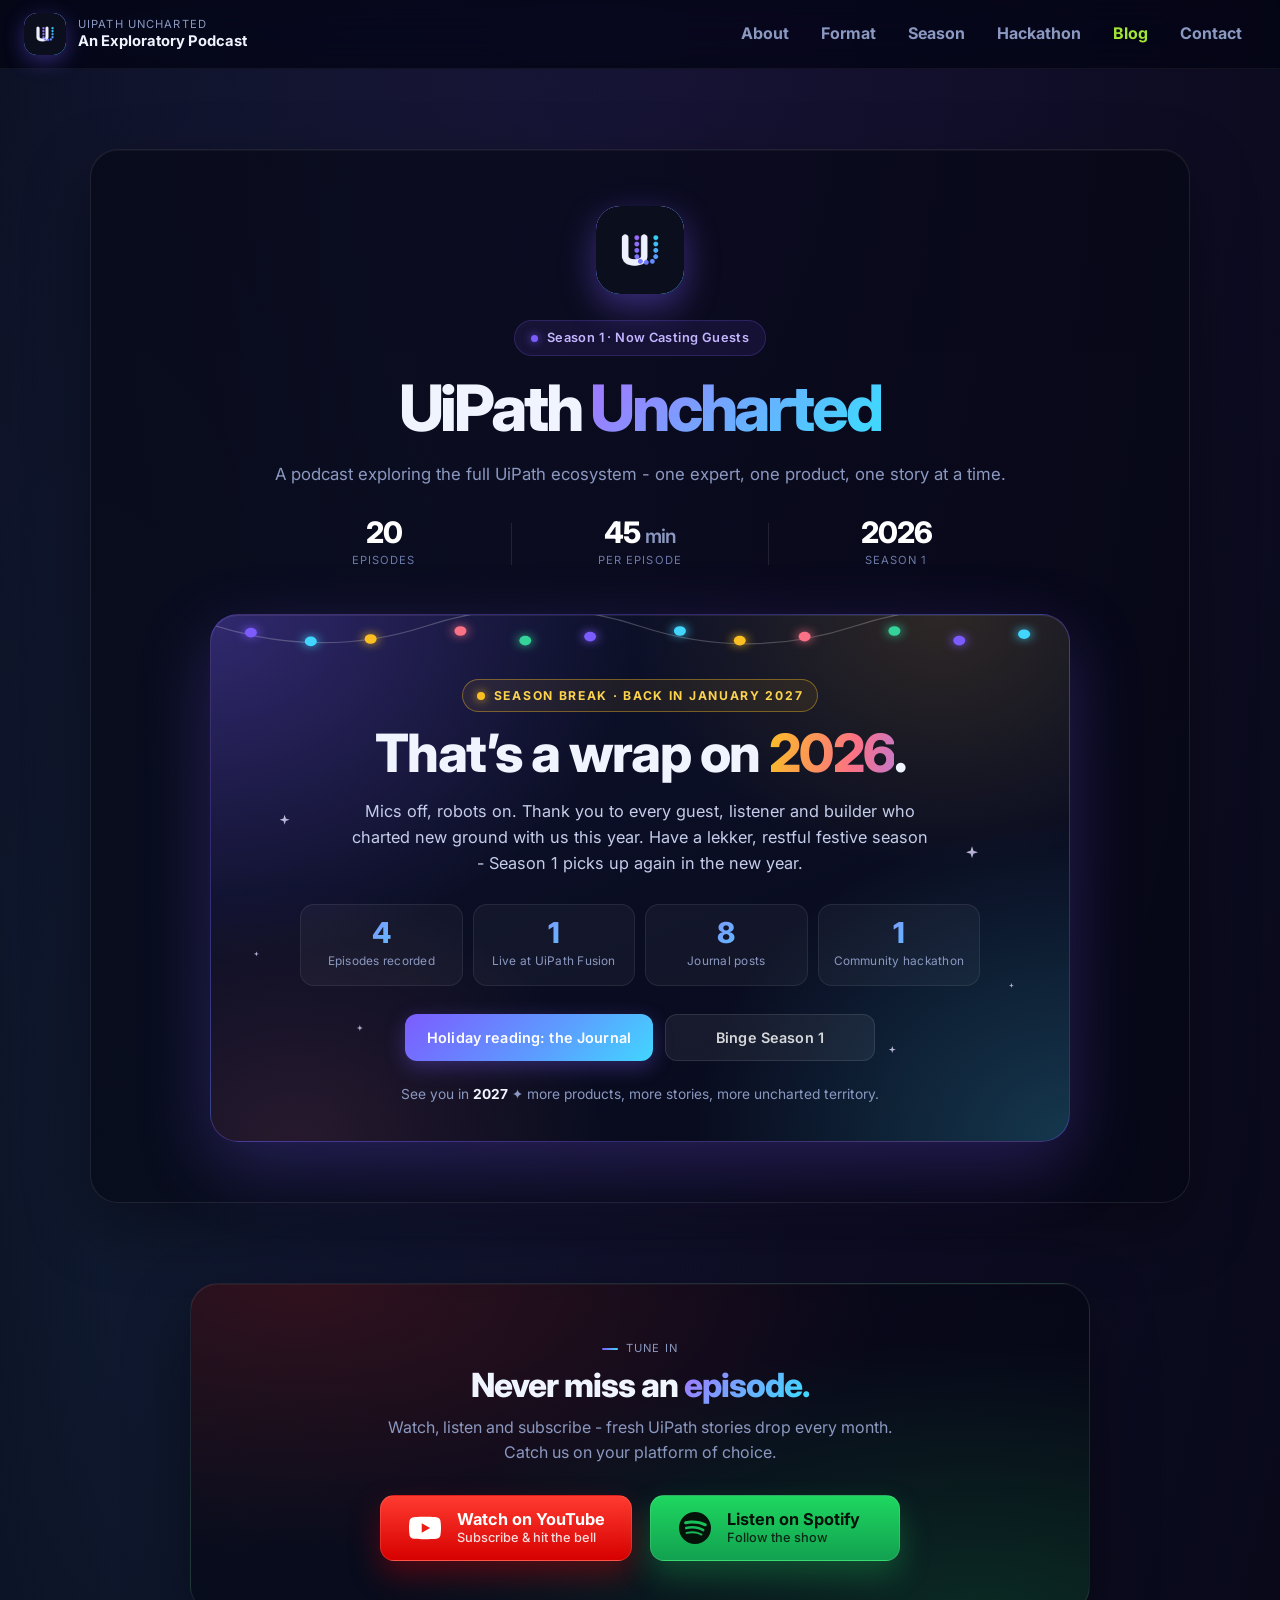
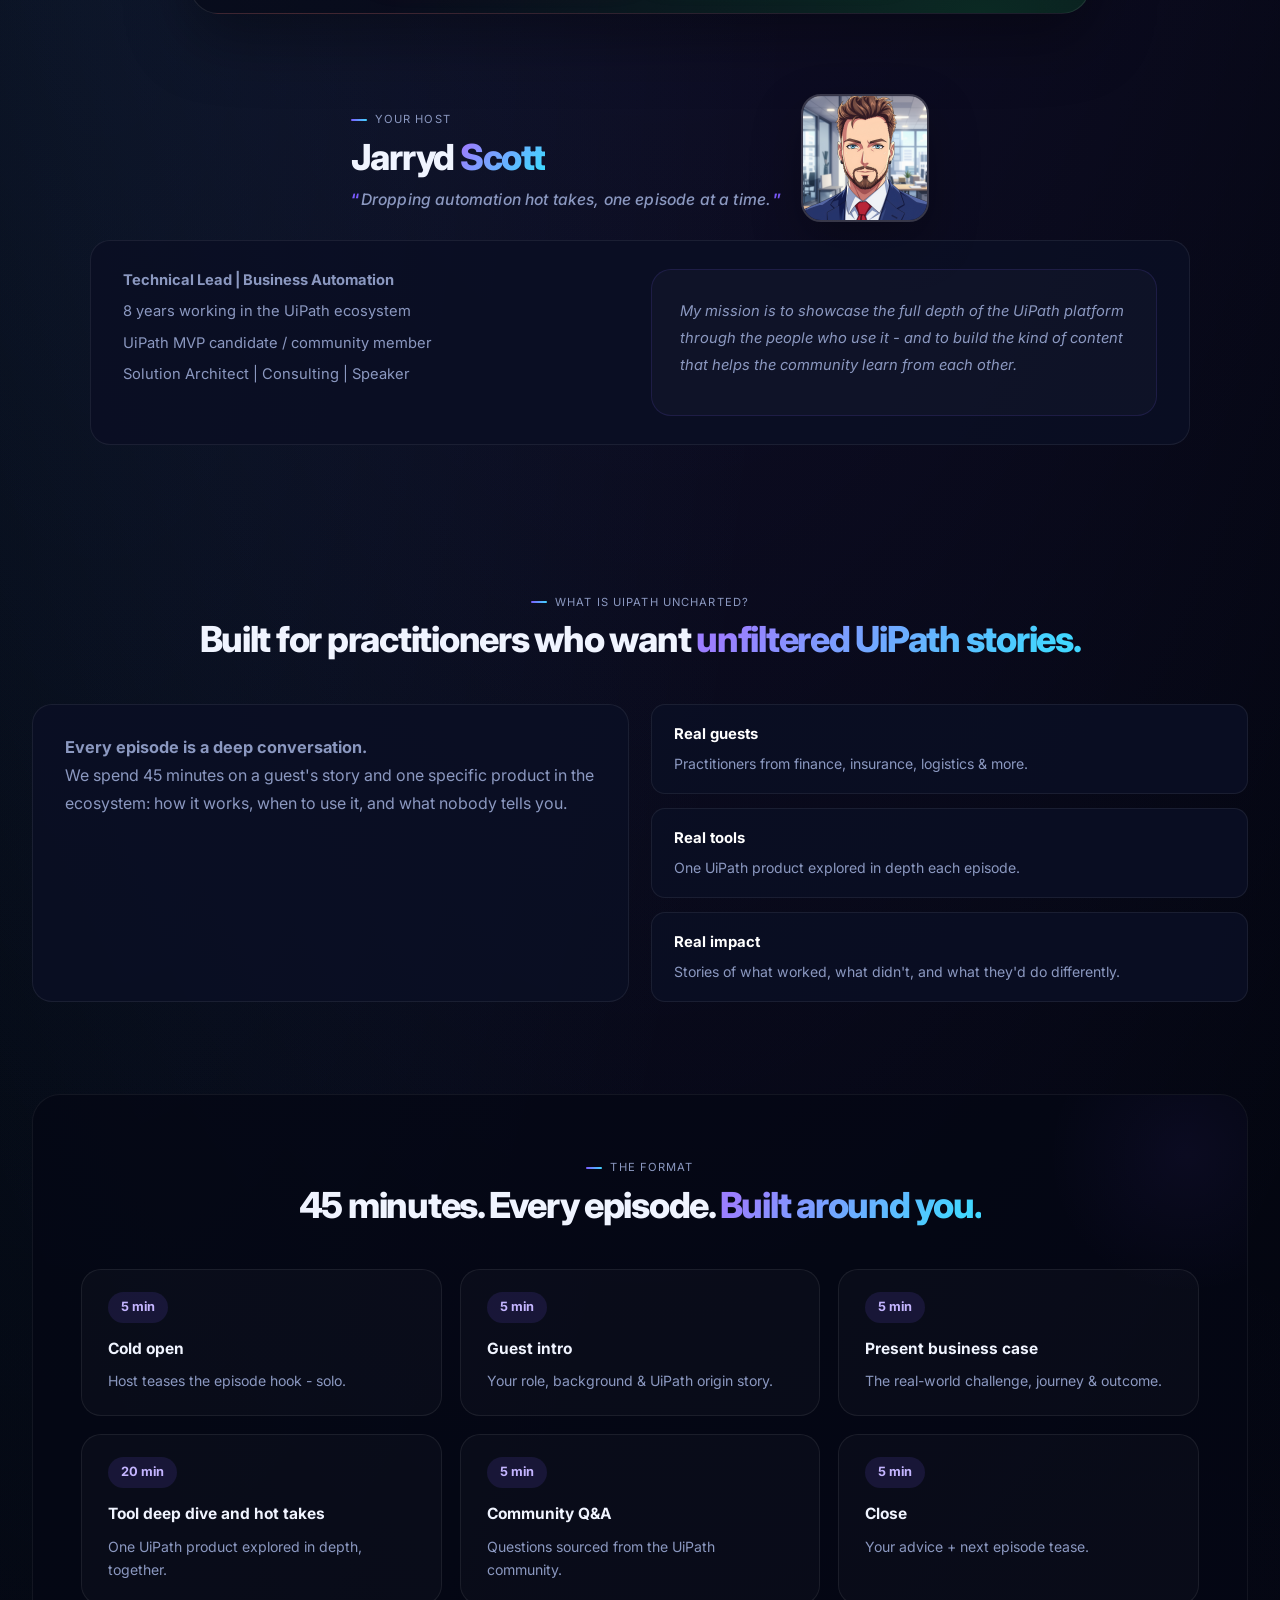
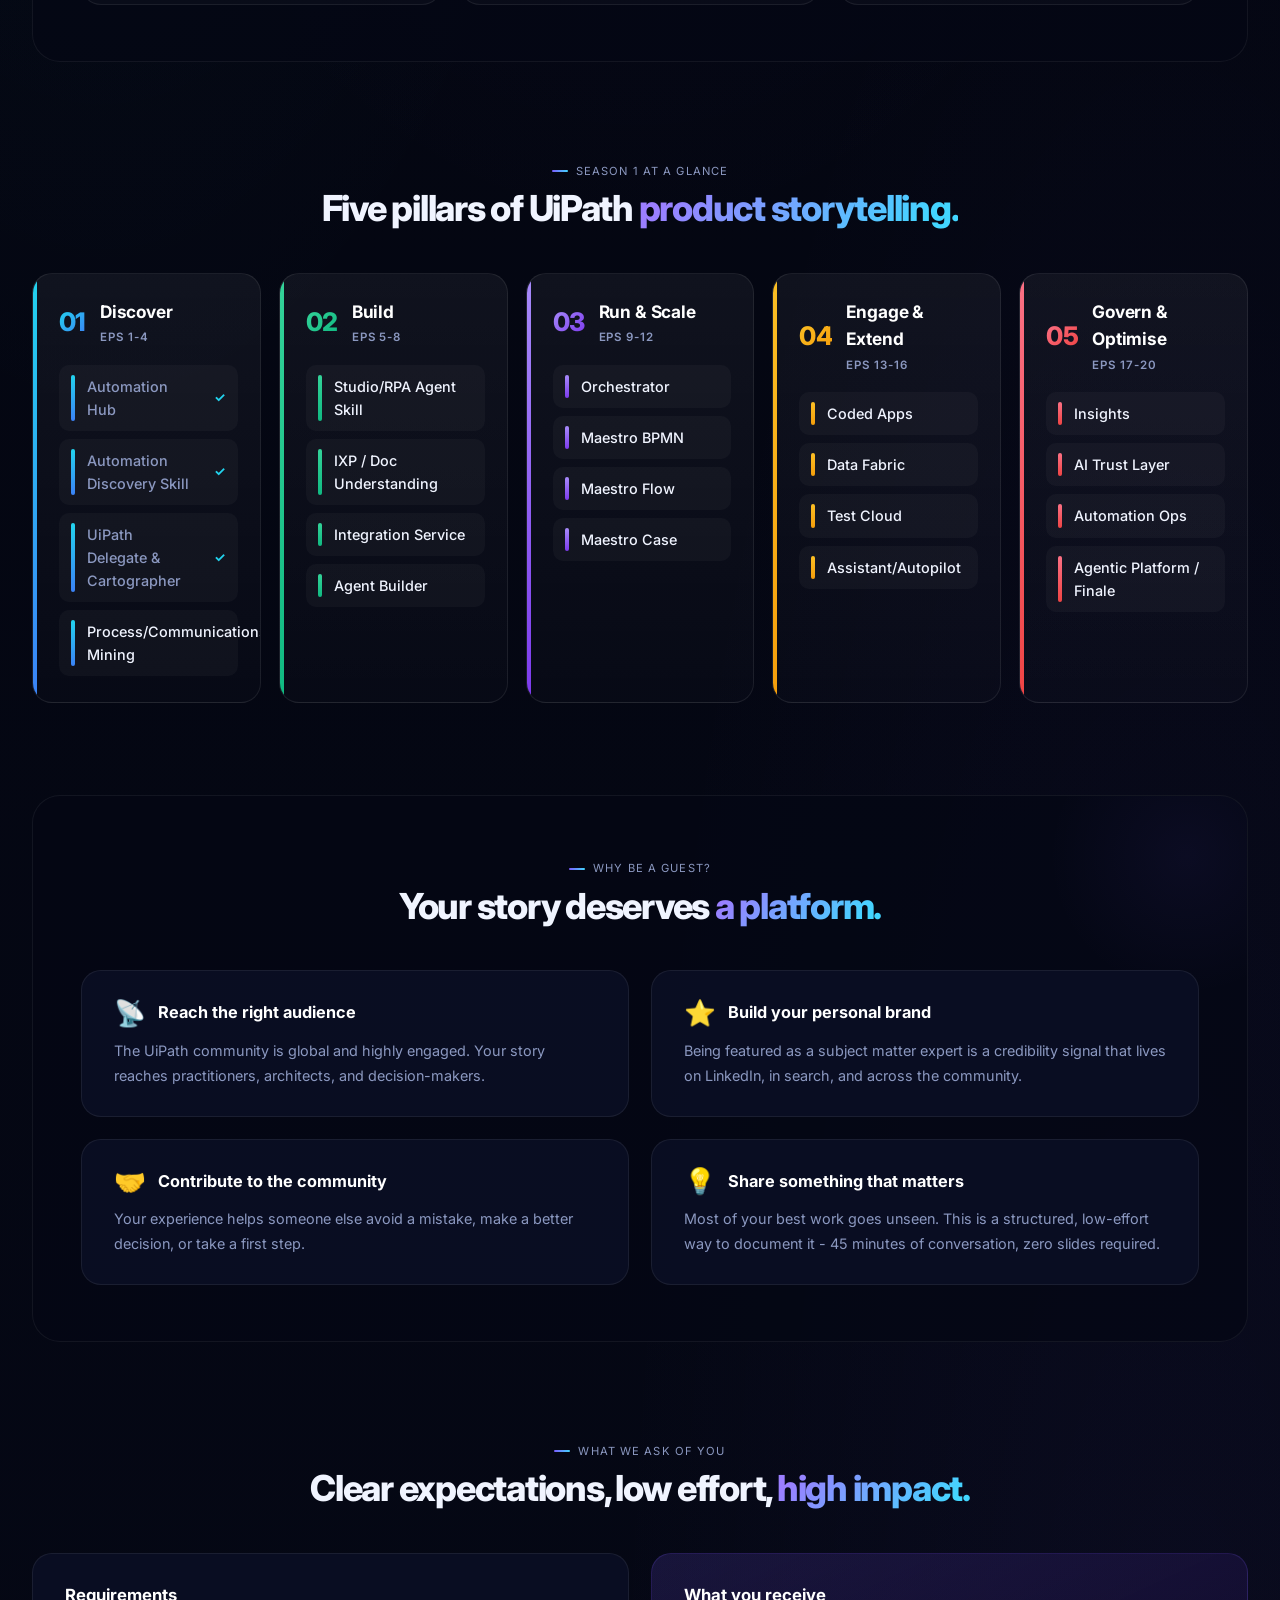
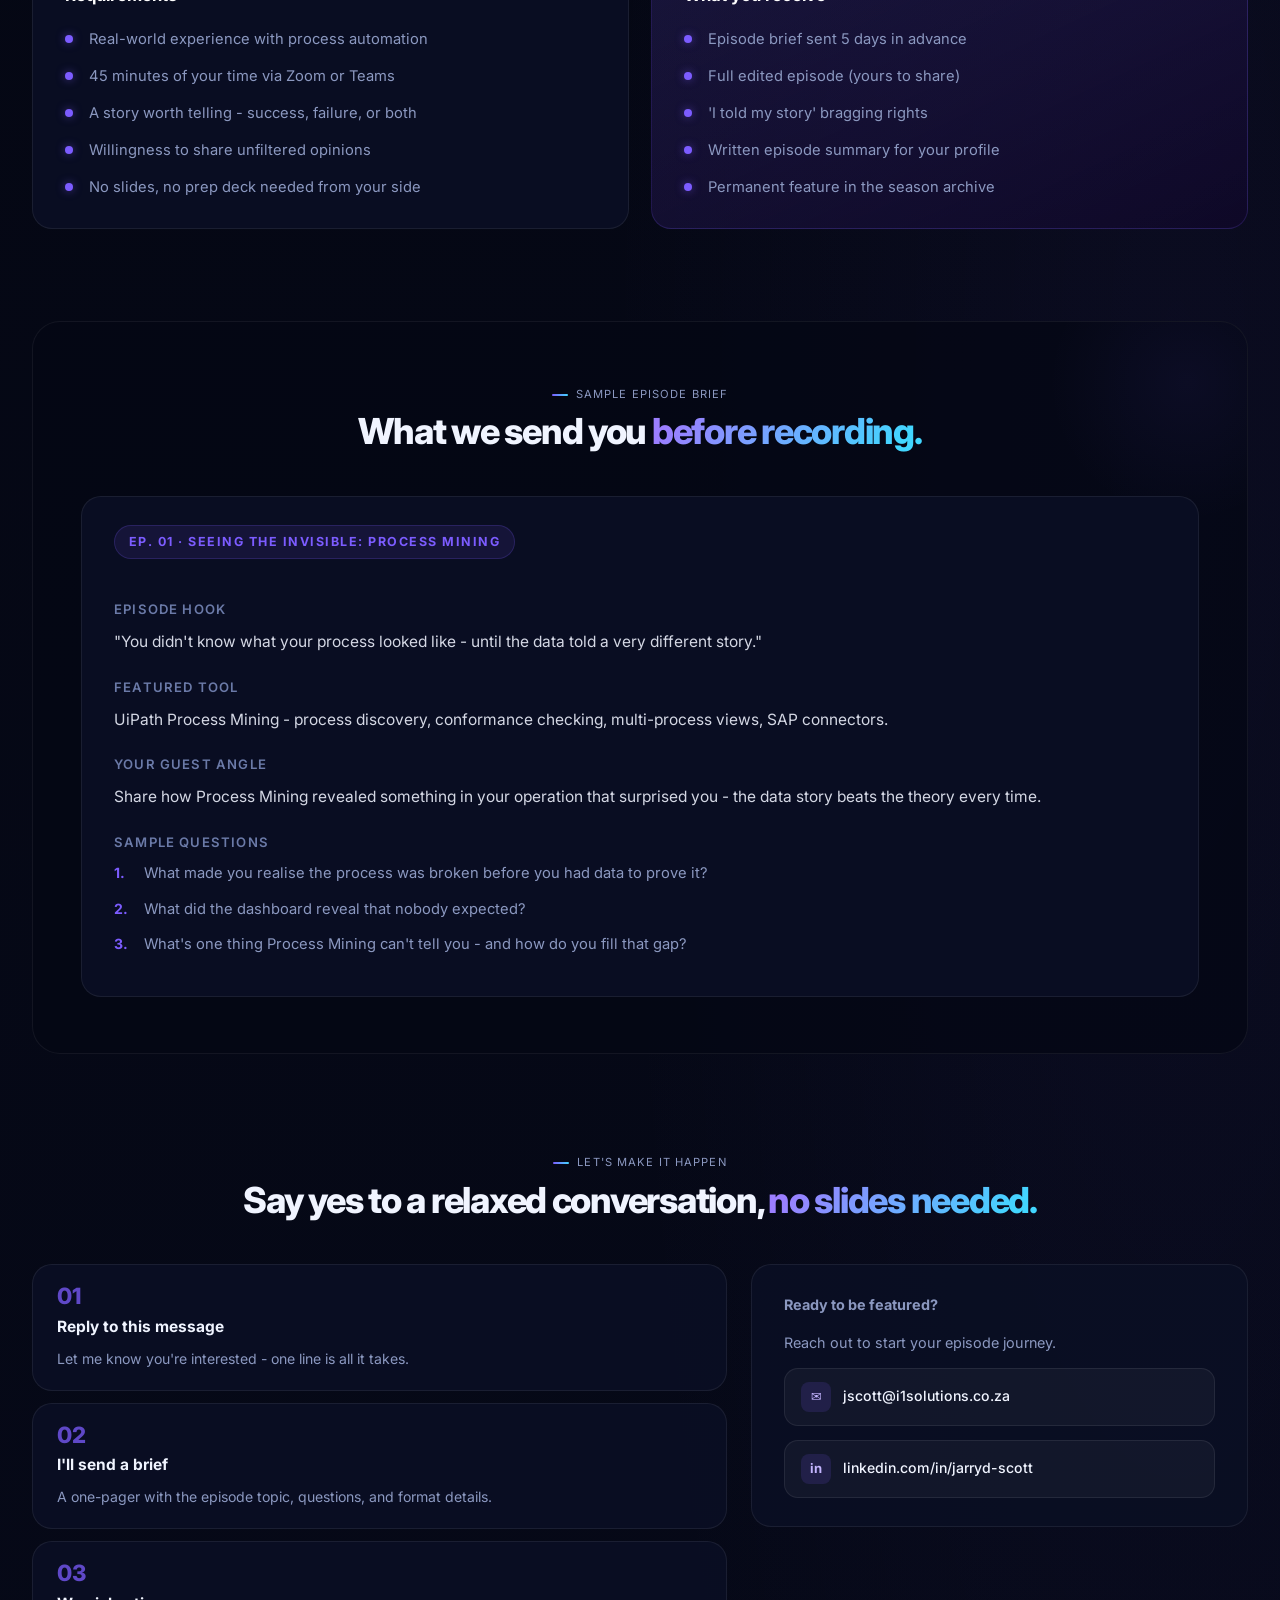
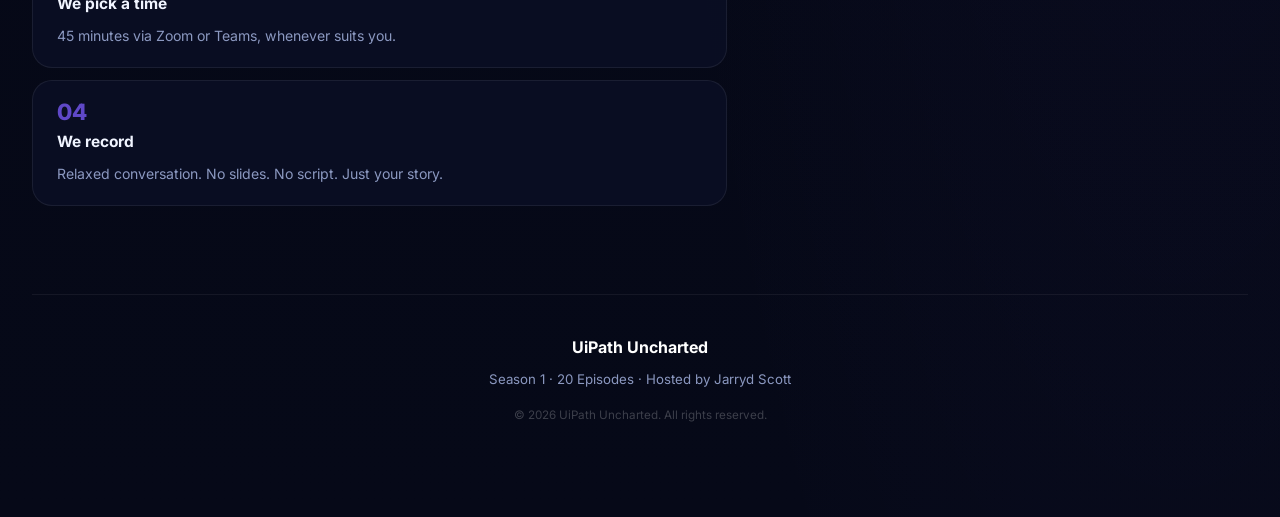
<file: index.html>
<!DOCTYPE html>
<html lang="en">
<head>
  <meta charset="UTF-8" />
  <meta name="viewport" content="width=device-width, initial-scale=1.0" />
  <title>UiPath Uncharted - An Exploratory Podcast</title>
  <meta name="description" content="UiPath Uncharted podcast guest page: share your story, explore UiPath products, and join Season 1 as a guest." />
  <link rel="preconnect" href="https://fonts.googleapis.com" />
  <link rel="preconnect" href="https://fonts.gstatic.com" crossorigin />
  <link href="https://fonts.googleapis.com/css2?family=Inter:wght@400;500;600;700;800&display=swap" rel="stylesheet" />
  <link rel="stylesheet" href="styles.css" />
  <link rel="icon" type="image/png" href="assets/uu-mark-navy.png" />
  <link rel="apple-touch-icon" href="assets/uu-mark-navy.png" />
</head>
<body>
  <header class="site-header" id="siteHeader">
    <div class="header-inner">
      <div class="brand">
        <div class="brand-mark"><img src="assets/uu-mark-navy.png" alt="UiPath Uncharted logo" /></div>
        <div>
          <p class="eyebrow">UiPath Uncharted</p>
          <p class="brand-title">An Exploratory Podcast</p>
        </div>
      </div>
      <button class="nav-toggle" id="navToggle" aria-expanded="false" aria-controls="siteNav">
        <span></span><span></span><span></span>
      </button>
      <nav class="site-nav" id="siteNav">
        <a href="#about">About</a>
        <a href="#format">Format</a>
        <a href="#season">Season</a>
        <a href="hackathon.html">Hackathon</a>
        <a class="nav-cross" href="blog/">Blog</a>
        <a href="#contact">Contact</a>
      </nav>
    </div>
  </header>

  <div class="page-shell">

    <main>
      <section class="hero" id="home">
        <div class="hero-copy" data-animate>
          <div class="hero-logo"><img src="assets/uu-mark-navy.png" alt="UiPath Uncharted logo" /></div>
          <div class="hero-badge">
            <span class="badge-dot"></span>
            Season 1 &middot; Now Casting Guests
          </div>
          <h1>UiPath <span class="text-gradient">Uncharted</span></h1>
          <p class="hero-subtitle">A podcast exploring the full UiPath ecosystem - one expert, one product, one story at a time.</p>
          <div class="hero-meta">
            <div class="meta-item">
              <span class="meta-num">20</span>
              <span class="meta-label">Episodes</span>
            </div>
            <div class="meta-divider"></div>
            <div class="meta-item">
              <span class="meta-num">45<small>min</small></span>
              <span class="meta-label">Per Episode</span>
            </div>
            <div class="meta-divider"></div>
            <div class="meta-item">
              <span class="meta-num js-current-year">2025</span>
              <span class="meta-label">Season 1</span>
            </div>
          </div>
          <!-- Hero action buttons ("Become a Guest" / "How It Works") removed - were being
               confused with the episode Register CTA. Re-add here (or elsewhere) later. -->

          <!-- Season break (festive) card. Replaced the UiPath Fusion Cape Town countdown after Episode 4.
               Next episode: January 2027. Swap back to an .episode-countdown block when it is scheduled. -->
          <div class="season-break" role="region" aria-labelledby="season-break-title">
            <svg class="sb-lights" viewBox="0 0 860 70" preserveAspectRatio="none" aria-hidden="true">
              <path class="sb-wire" d="M-10 8 Q 107 58 215 14 T 430 14 T 645 14 T 870 8" fill="none" />
              <g class="sb-bulbs">
                <circle cx="40" cy="22" r="6" style="--c:#7c5cff;--d:0s" />
                <circle cx="100" cy="33" r="6" style="--c:#42d6ff;--d:-0.6s" />
                <circle cx="160" cy="30" r="6" style="--c:#fbbf24;--d:-1.2s" />
                <circle cx="250" cy="20" r="6" style="--c:#fb7185;--d:-0.3s" />
                <circle cx="315" cy="32" r="6" style="--c:#34d399;--d:-0.9s" />
                <circle cx="380" cy="27" r="6" style="--c:#7c5cff;--d:-1.5s" />
                <circle cx="470" cy="20" r="6" style="--c:#42d6ff;--d:-0.45s" />
                <circle cx="530" cy="32" r="6" style="--c:#fbbf24;--d:-1.05s" />
                <circle cx="595" cy="27" r="6" style="--c:#fb7185;--d:-0.15s" />
                <circle cx="685" cy="20" r="6" style="--c:#34d399;--d:-0.75s" />
                <circle cx="750" cy="32" r="6" style="--c:#7c5cff;--d:-1.35s" />
                <circle cx="815" cy="24" r="6" style="--c:#42d6ff;--d:-0.5s" />
              </g>
            </svg>
            <div class="sb-sparkles" aria-hidden="true">
              <span style="--x:8%;--y:38%;--s:10px;--d:0s"></span>
              <span style="--x:17%;--y:78%;--s:6px;--d:-1.4s"></span>
              <span style="--x:88%;--y:44%;--s:12px;--d:-0.7s"></span>
              <span style="--x:79%;--y:82%;--s:7px;--d:-2.1s"></span>
              <span style="--x:93%;--y:70%;--s:5px;--d:-2.8s"></span>
              <span style="--x:5%;--y:64%;--s:5px;--d:-3.3s"></span>
            </div>

            <p class="sb-eyebrow"><span class="sb-dot"></span> Season break &middot; back in January 2027</p>
            <h2 class="sb-title" id="season-break-title">That&rsquo;s a wrap on <span class="sb-year">2026</span>.</h2>
            <p class="sb-lede">Mics off, robots on. Thank you to every guest, listener and builder who charted new ground with us this year. Have a lekker, restful festive season - Season 1 picks up again in the new year.</p>

            <ul class="sb-stats" aria-label="Season 1 so far">
              <li><span class="sb-num">4</span><span class="sb-label">Episodes recorded</span></li>
              <li><span class="sb-num">1</span><span class="sb-label">Live at UiPath Fusion</span></li>
              <li><span class="sb-num">8</span><span class="sb-label">Journal posts</span></li>
              <li><span class="sb-num">1</span><span class="sb-label">Community hackathon</span></li>
            </ul>

            <div class="sb-cta">
              <a class="button button-primary" href="blog/">Holiday reading: the Journal</a>
              <a class="button button-secondary" href="http://www.youtube.com/@uipathuncharted" target="_blank" rel="noreferrer noopener">Binge Season 1</a>
            </div>
            <p class="sb-foot">See you in <strong>2027</strong> &#10022; more products, more stories, more uncharted territory.</p>
          </div>
        </div>

        <section class="subscribe" data-animate data-delay="50" aria-labelledby="subscribe-heading">
          <p class="eyebrow subscribe-eyebrow">Tune In</p>
          <h2 id="subscribe-heading">Never miss an <span class="text-gradient">episode.</span></h2>
          <p class="subscribe-sub">Watch, listen and subscribe - fresh UiPath stories drop every month. Catch us on your platform of choice.</p>
          <div class="subscribe-actions">
            <a class="sub-btn sub-youtube" href="http://www.youtube.com/@uipathuncharted" target="_blank" rel="noreferrer noopener" aria-label="Watch UiPath Uncharted on YouTube">
              <span class="sub-icon" aria-hidden="true">
                <svg viewBox="0 0 24 24" role="img" focusable="false"><path d="M23.5 6.2a3.02 3.02 0 0 0-2.12-2.14C19.5 3.55 12 3.55 12 3.55s-7.5 0-9.38.51A3.02 3.02 0 0 0 .5 6.2 31.6 31.6 0 0 0 0 12a31.6 31.6 0 0 0 .5 5.8 3.02 3.02 0 0 0 2.12 2.14c1.88.51 9.38.51 9.38.51s7.5 0 9.38-.51a3.02 3.02 0 0 0 2.12-2.14A31.6 31.6 0 0 0 24 12a31.6 31.6 0 0 0-.5-5.8ZM9.55 15.57V8.43L15.82 12l-6.27 3.57Z"/></svg>
              </span>
              <span class="sub-text">
                <span class="sub-label">Watch on YouTube</span>
                <span class="sub-sub">Subscribe &amp; hit the bell</span>
              </span>
            </a>
            <a class="sub-btn sub-spotify" href="https://open.spotify.com/show/0344mY363tx1Oy0OOfkJDg?si=7e0fb307f6754543" target="_blank" rel="noreferrer noopener" aria-label="Listen to UiPath Uncharted on Spotify">
              <span class="sub-icon" aria-hidden="true">
                <svg viewBox="0 0 24 24" role="img" focusable="false"><path d="M12 0C5.4 0 0 5.4 0 12s5.4 12 12 12 12-5.4 12-12S18.63 0 12 0Zm5.5 17.31a.75.75 0 0 1-1.03.25c-2.82-1.72-6.37-2.11-10.55-1.16a.75.75 0 1 1-.33-1.46c4.57-1.05 8.5-.6 11.66 1.34.35.22.46.69.25 1.03Zm1.47-3.27a.94.94 0 0 1-1.29.31c-3.23-1.99-8.16-2.56-11.98-1.4a.94.94 0 1 1-.55-1.8c4.37-1.33 9.8-.69 13.5 1.59.44.27.58.85.32 1.3Zm.13-3.4C15.36 8.3 8.9 8.09 5.3 9.18a1.12 1.12 0 1 1-.65-2.15C8.78 5.78 15.9 6.02 20.2 8.57a1.13 1.13 0 1 1-1.15 1.94Z"/></svg>
              </span>
              <span class="sub-text">
                <span class="sub-label">Listen on Spotify</span>
                <span class="sub-sub">Follow the show</span>
              </span>
            </a>
          </div>
        </section>

        <div class="hero-panel" data-animate data-delay="100">
          <div class="host-intro">
            <div class="section-intro">
              <p class="eyebrow">Your host</p>
              <h2>Jarryd <span class="text-gradient">Scott</span></h2>
              <p class="host-tagline">Dropping automation hot takes, one episode at a time.</p>
            </div>
            <img class="host-avatar" src="assets/jarryd-scott.jpg" alt="Jarryd Scott" />
          </div>
          <div class="host-panel">
            <div>
              <p class="host-name">Technical Lead | Business Automation</p>
              <p>8 years working in the UiPath ecosystem</p>
              <p>UiPath MVP candidate / community member</p>
              <p>Solution Architect | Consulting | Speaker</p>
            </div>
            <div class="host-summary">
              <p>My mission is to showcase the full depth of the UiPath platform through the people who use it - and to build the kind of content that helps the community learn from each other.</p>
            </div>
          </div>

          <!-- Guest speaker removed after Episode 3. When the next guest is confirmed,
               re-add a <div class="guests" data-animate data-delay="100"> grid with a
               guest-card article here. -->

        </div>
      </section>

      <section class="section" id="about">
        <div class="section-intro" data-animate>
          <p class="eyebrow">What is UiPath Uncharted?</p>
          <h2>Built for practitioners who want <span class="text-gradient">unfiltered UiPath stories.</span></h2>
        </div>
        <div class="grid grid-2" data-animate data-delay="100">
          <div class="panel-panel">
            <p class="panel-title">Every episode is a deep conversation.</p>
            <p>We spend 45 minutes on a guest's story and one specific product in the ecosystem: how it works, when to use it, and what nobody tells you.</p>
          </div>
          <div class="feature-list">
            <article>
              <strong>Real guests</strong>
              <p>Practitioners from finance, insurance, logistics & more.</p>
            </article>
            <article>
              <strong>Real tools</strong>
              <p>One UiPath product explored in depth each episode.</p>
            </article>
            <article>
              <strong>Real impact</strong>
              <p>Stories of what worked, what didn't, and what they'd do differently.</p>
            </article>
          </div>
        </div>
      </section>

      <section class="section section-contrast" id="format">
        <div class="section-intro" data-animate>
          <p class="eyebrow">The Format</p>
          <h2>45 minutes. Every episode. <span class="text-gradient">Built around you.</span></h2>
        </div>
        <div class="timeline" data-animate data-delay="100">
          <article class="timeline-item">
            <span>5 min</span>
            <h3>Cold open</h3>
            <p>Host teases the episode hook - solo.</p>
          </article>
          <article class="timeline-item">
            <span>5 min</span>
            <h3>Guest intro</h3>
            <p>Your role, background & UiPath origin story.</p>
          </article>
          <article class="timeline-item">
            <span>5 min</span>
            <h3>Present business case</h3>
            <p>The real-world challenge, journey & outcome.</p>
          </article>
          <article class="timeline-item">
            <span>20 min</span>
            <h3>Tool deep dive and hot takes</h3>
            <p>One UiPath product explored in depth, together.</p>
          </article>
          <article class="timeline-item">
            <span>5 min</span>
            <h3>Community Q&A</h3>
            <p>Questions sourced from the UiPath community.</p>
          </article>
          <article class="timeline-item">
            <span>5 min</span>
            <h3>Close</h3>
            <p>Your advice + next episode tease.</p>
          </article>
        </div>
      </section>

      <section class="section" id="season">
        <div class="section-intro" data-animate>
          <p class="eyebrow">Season 1 at a glance</p>
          <h2>Five pillars of UiPath <span class="text-gradient">product storytelling.</span></h2>
        </div>
        <div class="pillars">
          <div class="pillar discover" data-animate>
            <div class="pillar-head">
              <span class="pillar-num">01</span>
              <div class="pillar-titles">
                <h3>Discover</h3>
                <p class="pillar-eps">Eps 1-4</p>
              </div>
            </div>
            <ul class="pillar-list">
              <li class="done" tabindex="0">Automation Hub
                <span class="ep-links" role="group" aria-label="Episode 1 links">
                  <a class="ep-link ep-yt" href="https://www.youtube.com/watch?v=49ndYvN9IZk&amp;t=1447s" target="_blank" rel="noreferrer noopener" aria-label="Watch Episode 1 on YouTube">
                    <svg viewBox="0 0 24 24" aria-hidden="true"><path d="M23.5 6.2a3.02 3.02 0 0 0-2.12-2.14C19.5 3.55 12 3.55 12 3.55s-7.5 0-9.38.51A3.02 3.02 0 0 0 .5 6.2 31.6 31.6 0 0 0 0 12a31.6 31.6 0 0 0 .5 5.8 3.02 3.02 0 0 0 2.12 2.14c1.88.51 9.38.51 9.38.51s7.5 0 9.38-.51a3.02 3.02 0 0 0 2.12-2.14A31.6 31.6 0 0 0 24 12a31.6 31.6 0 0 0-.5-5.8ZM9.55 15.57V8.43L15.82 12l-6.27 3.57Z"/></svg>
                  </a>
                  <a class="ep-link ep-sp" href="https://open.spotify.com/episode/49hsLKifbDMQehoe5zfG4o?si=c12221e8ca87449d" target="_blank" rel="noreferrer noopener" aria-label="Listen to Episode 1 on Spotify">
                    <svg viewBox="0 0 24 24" aria-hidden="true"><path d="M12 0C5.4 0 0 5.4 0 12s5.4 12 12 12 12-5.4 12-12S18.63 0 12 0Zm5.5 17.31a.75.75 0 0 1-1.03.25c-2.82-1.72-6.37-2.11-10.55-1.16a.75.75 0 1 1-.33-1.46c4.57-1.05 8.5-.6 11.66 1.34.35.22.46.69.25 1.03Zm1.47-3.27a.94.94 0 0 1-1.29.31c-3.23-1.99-8.16-2.56-11.98-1.4a.94.94 0 1 1-.55-1.8c4.37-1.33 9.8-.69 13.5 1.59.44.27.58.85.32 1.3Zm.13-3.4C15.36 8.3 8.9 8.09 5.3 9.18a1.12 1.12 0 1 1-.65-2.15C8.78 5.78 15.9 6.02 20.2 8.57a1.13 1.13 0 1 1-1.15 1.94Z"/></svg>
                  </a>
                </span>
              </li>
              <li class="done" tabindex="0">Automation Discovery Skill
                <span class="ep-links" role="group" aria-label="Episode 2 links">
                  <a class="ep-link ep-yt" href="https://youtu.be/p4xuqiAAbII" target="_blank" rel="noreferrer noopener" aria-label="Watch Episode 2 on YouTube">
                    <svg viewBox="0 0 24 24" aria-hidden="true"><path d="M23.5 6.2a3.02 3.02 0 0 0-2.12-2.14C19.5 3.55 12 3.55 12 3.55s-7.5 0-9.38.51A3.02 3.02 0 0 0 .5 6.2 31.6 31.6 0 0 0 0 12a31.6 31.6 0 0 0 .5 5.8 3.02 3.02 0 0 0 2.12 2.14c1.88.51 9.38.51 9.38.51s7.5 0 9.38-.51a3.02 3.02 0 0 0 2.12-2.14A31.6 31.6 0 0 0 24 12a31.6 31.6 0 0 0-.5-5.8ZM9.55 15.57V8.43L15.82 12l-6.27 3.57Z"/></svg>
                  </a>
                  <a class="ep-link ep-sp" href="https://open.spotify.com/episode/6HdMMQHOnMoPg0vzdu5qFq?si=c5cd47547d4041ea" target="_blank" rel="noreferrer noopener" aria-label="Listen to Episode 2 on Spotify">
                    <svg viewBox="0 0 24 24" aria-hidden="true"><path d="M12 0C5.4 0 0 5.4 0 12s5.4 12 12 12 12-5.4 12-12S18.63 0 12 0Zm5.5 17.31a.75.75 0 0 1-1.03.25c-2.82-1.72-6.37-2.11-10.55-1.16a.75.75 0 1 1-.33-1.46c4.57-1.05 8.5-.6 11.66 1.34.35.22.46.69.25 1.03Zm1.47-3.27a.94.94 0 0 1-1.29.31c-3.23-1.99-8.16-2.56-11.98-1.4a.94.94 0 1 1-.55-1.8c4.37-1.33 9.8-.69 13.5 1.59.44.27.58.85.32 1.3Zm.13-3.4C15.36 8.3 8.9 8.09 5.3 9.18a1.12 1.12 0 1 1-.65-2.15C8.78 5.78 15.9 6.02 20.2 8.57a1.13 1.13 0 1 1-1.15 1.94Z"/></svg>
                  </a>
                </span>
              </li>
              <li class="done" tabindex="0">UiPath Delegate &amp; Cartographer
                <span class="ep-links" role="group" aria-label="Episode 3 links">
                  <a class="ep-link ep-yt" href="https://youtu.be/RFLoGumYXq8" target="_blank" rel="noreferrer noopener" aria-label="Watch Episode 3 on YouTube">
                    <svg viewBox="0 0 24 24" aria-hidden="true"><path d="M23.5 6.2a3.02 3.02 0 0 0-2.12-2.14C19.5 3.55 12 3.55 12 3.55s-7.5 0-9.38.51A3.02 3.02 0 0 0 .5 6.2 31.6 31.6 0 0 0 0 12a31.6 31.6 0 0 0 .5 5.8 3.02 3.02 0 0 0 2.12 2.14c1.88.51 9.38.51 9.38.51s7.5 0 9.38-.51a3.02 3.02 0 0 0 2.12-2.14A31.6 31.6 0 0 0 24 12a31.6 31.6 0 0 0-.5-5.8ZM9.55 15.57V8.43L15.82 12l-6.27 3.57Z"/></svg>
                  </a>
                  <a class="ep-link ep-sp" href="https://open.spotify.com/episode/2w0vk4b2ESzLUZFmp3zCEW" target="_blank" rel="noreferrer noopener" aria-label="Listen to Episode 3 on Spotify">
                    <svg viewBox="0 0 24 24" aria-hidden="true"><path d="M12 0C5.4 0 0 5.4 0 12s5.4 12 12 12 12-5.4 12-12S18.63 0 12 0Zm5.5 17.31a.75.75 0 0 1-1.03.25c-2.82-1.72-6.37-2.11-10.55-1.16a.75.75 0 1 1-.33-1.46c4.57-1.05 8.5-.6 11.66 1.34.35.22.46.69.25 1.03Zm1.47-3.27a.94.94 0 0 1-1.29.31c-3.23-1.99-8.16-2.56-11.98-1.4a.94.94 0 1 1-.55-1.8c4.37-1.33 9.8-.69 13.5 1.59.44.27.58.85.32 1.3Zm.13-3.4C15.36 8.3 8.9 8.09 5.3 9.18a1.12 1.12 0 1 1-.65-2.15C8.78 5.78 15.9 6.02 20.2 8.57a1.13 1.13 0 1 1-1.15 1.94Z"/></svg>
                  </a>
                </span>
              </li>
              <li>Process/Communications Mining</li>
            </ul>
          </div>
          <div class="pillar build" data-animate data-delay="100">
            <div class="pillar-head">
              <span class="pillar-num">02</span>
              <div class="pillar-titles">
                <h3>Build</h3>
                <p class="pillar-eps">Eps 5-8</p>
              </div>
            </div>
            <ul class="pillar-list">
              <li>Studio/RPA Agent Skill</li>
              <li>IXP / Doc Understanding</li>
              <li>Integration Service</li>
              <li>Agent Builder</li>
            </ul>
          </div>
          <div class="pillar run-scale" data-animate data-delay="200">
            <div class="pillar-head">
              <span class="pillar-num">03</span>
              <div class="pillar-titles">
                <h3>Run &amp; Scale</h3>
                <p class="pillar-eps">Eps 9-12</p>
              </div>
            </div>
            <ul class="pillar-list">
              <li>Orchestrator</li>
              <li>Maestro BPMN</li>
              <li>Maestro Flow</li>
              <li>Maestro Case</li>
            </ul>
          </div>
          <div class="pillar engage-extend" data-animate data-delay="300">
            <div class="pillar-head">
              <span class="pillar-num">04</span>
              <div class="pillar-titles">
                <h3>Engage &amp; Extend</h3>
                <p class="pillar-eps">Eps 13-16</p>
              </div>
            </div>
            <ul class="pillar-list">
              <li>Coded Apps</li>
              <li>Data Fabric</li>
              <li>Test Cloud</li>
              <li>Assistant/Autopilot</li>
            </ul>
          </div>
          <div class="pillar govern-optimise" data-animate data-delay="400">
            <div class="pillar-head">
              <span class="pillar-num">05</span>
              <div class="pillar-titles">
                <h3>Govern &amp; Optimise</h3>
                <p class="pillar-eps">Eps 17-20</p>
              </div>
            </div>
            <ul class="pillar-list">
              <li>Insights</li>
              <li>AI Trust Layer</li>
              <li>Automation Ops</li>
              <li>Agentic Platform / Finale</li>
            </ul>
          </div>
        </div>
      </section>

      <section class="section section-contrast" id="why">
        <div class="section-intro" data-animate>
          <p class="eyebrow">Why be a guest?</p>
          <h2>Your story deserves <span class="text-gradient">a platform.</span></h2>
        </div>
        <div class="grid grid-3" data-animate data-delay="100">
          <article class="info-card">
            <span class="info-icon">&#128225;</span>
            <h3>Reach the right audience</h3>
            <p>The UiPath community is global and highly engaged. Your story reaches practitioners, architects, and decision-makers.</p>
          </article>
          <article class="info-card">
            <span class="info-icon">&#11088;</span>
            <h3>Build your personal brand</h3>
            <p>Being featured as a subject matter expert is a credibility signal that lives on LinkedIn, in search, and across the community.</p>
          </article>
          <article class="info-card">
            <span class="info-icon">&#129309;</span>
            <h3>Contribute to the community</h3>
            <p>Your experience helps someone else avoid a mistake, make a better decision, or take a first step.</p>
          </article>
          <article class="info-card">
            <span class="info-icon">&#128161;</span>
            <h3>Share something that matters</h3>
            <p>Most of your best work goes unseen. This is a structured, low-effort way to document it - 45 minutes of conversation, zero slides required.</p>
          </article>
        </div>
      </section>

      <section class="section" id="details">
        <div class="section-intro" data-animate>
          <p class="eyebrow">What we ask of you</p>
          <h2>Clear expectations, low effort, <span class="text-gradient">high impact.</span></h2>
        </div>
        <div class="grid grid-2 split-cards" data-animate data-delay="100">
          <div class="card-panel">
            <h3>Requirements</h3>
            <ul>
              <li>Real-world experience with process automation</li>
              <li>45 minutes of your time via Zoom or Teams</li>
              <li>A story worth telling - success, failure, or both</li>
              <li>Willingness to share unfiltered opinions</li>
              <li>No slides, no prep deck needed from your side</li>
            </ul>
          </div>
          <div class="card-panel accent-panel">
            <h3>What you receive</h3>
            <ul>
              <li>Episode brief sent 5 days in advance</li>
              <li>Full edited episode (yours to share)</li>
              <li>'I told my story' bragging rights</li>
              <li>Written episode summary for your profile</li>
              <li>Permanent feature in the season archive</li>
            </ul>
          </div>
        </div>
      </section>

      <section class="section section-contrast" id="brief">
        <div class="section-intro" data-animate>
          <p class="eyebrow">Sample episode brief</p>
          <h2>What we send you <span class="text-gradient">before recording.</span></h2>
        </div>
        <div class="brief-panel" data-animate data-delay="100">
          <p class="brief-tag">EP. 01 · Seeing the Invisible: Process Mining</p>
          <p class="brief-title">Episode hook</p>
          <p class="brief-copy">"You didn't know what your process looked like - until the data told a very different story."</p>
          <p class="brief-title">Featured tool</p>
          <p class="brief-copy">UiPath Process Mining - process discovery, conformance checking, multi-process views, SAP connectors.</p>
          <p class="brief-title">Your guest angle</p>
          <p class="brief-copy">Share how Process Mining revealed something in your operation that surprised you - the data story beats the theory every time.</p>
          <p class="brief-title">Sample questions</p>
          <ol>
            <li>What made you realise the process was broken before you had data to prove it?</li>
            <li>What did the dashboard reveal that nobody expected?</li>
            <li>What's one thing Process Mining can't tell you - and how do you fill that gap?</li>
          </ol>
        </div>
      </section>

      <section class="section section-cta" id="contact">
        <div class="section-intro" data-animate>
          <p class="eyebrow">Let's make it happen</p>
          <h2>Say yes to a relaxed conversation, <span class="text-gradient">no slides needed.</span></h2>
        </div>
        <div class="contact-grid" data-animate data-delay="100">
          <div class="steps-panel">
            <article>
              <span>01</span>
              <h3>Reply to this message</h3>
              <p>Let me know you're interested - one line is all it takes.</p>
            </article>
            <article>
              <span>02</span>
              <h3>I'll send a brief</h3>
              <p>A one-pager with the episode topic, questions, and format details.</p>
            </article>
            <article>
              <span>03</span>
              <h3>We pick a time</h3>
              <p>45 minutes via Zoom or Teams, whenever suits you.</p>
            </article>
            <article>
              <span>04</span>
              <h3>We record</h3>
              <p>Relaxed conversation. No slides. No script. Just your story.</p>
            </article>
          </div>
          <div class="contact-panel">
            <p class="contact-title">Ready to be featured?</p>
            <p>Reach out to start your episode journey.</p>
            <a class="contact-link" href="mailto:jscott@i1solutions.co.za">
              <em class="contact-link-icon">&#9993;</em>
              jscott@i1solutions.co.za
            </a>
            <a class="contact-link" href="https://www.linkedin.com/in/jarryd-scott-01498019b" target="_blank" rel="noreferrer">
              <em class="contact-link-icon">in</em>
              linkedin.com/in/jarryd-scott
            </a>
          </div>
        </div>
      </section>
    </main>

    <footer class="site-footer">
      <div class="footer-inner">
        <p class="footer-brand">UiPath Uncharted</p>
        <p class="footer-meta">Season 1 &middot; 20 Episodes &middot; Hosted by Jarryd Scott</p>
        <p class="footer-copy">&copy; <span class="js-current-year">2025</span> UiPath Uncharted. All rights reserved.</p>
      </div>
    </footer>
  </div>
  <button type="button" class="to-top" aria-label="Back to top">
    <svg class="to-top-ring" viewBox="0 0 48 48" aria-hidden="true">
      <defs>
        <linearGradient id="to-top-gradient" x1="0" y1="0" x2="1" y2="1">
          <stop offset="0" stop-color="#42d6ff" />
          <stop offset="1" stop-color="#7c5cff" />
        </linearGradient>
      </defs>
      <circle class="to-top-track" cx="24" cy="24" r="22" />
      <circle class="to-top-progress" cx="24" cy="24" r="22" pathLength="100" />
    </svg>
    <svg class="to-top-arrow" viewBox="0 0 24 24" aria-hidden="true"><path d="M12 19V5M5.5 11.5 12 5l6.5 6.5" /></svg>
  </button>

  <script src="script.js"></script>
</body>
</html>
</file>
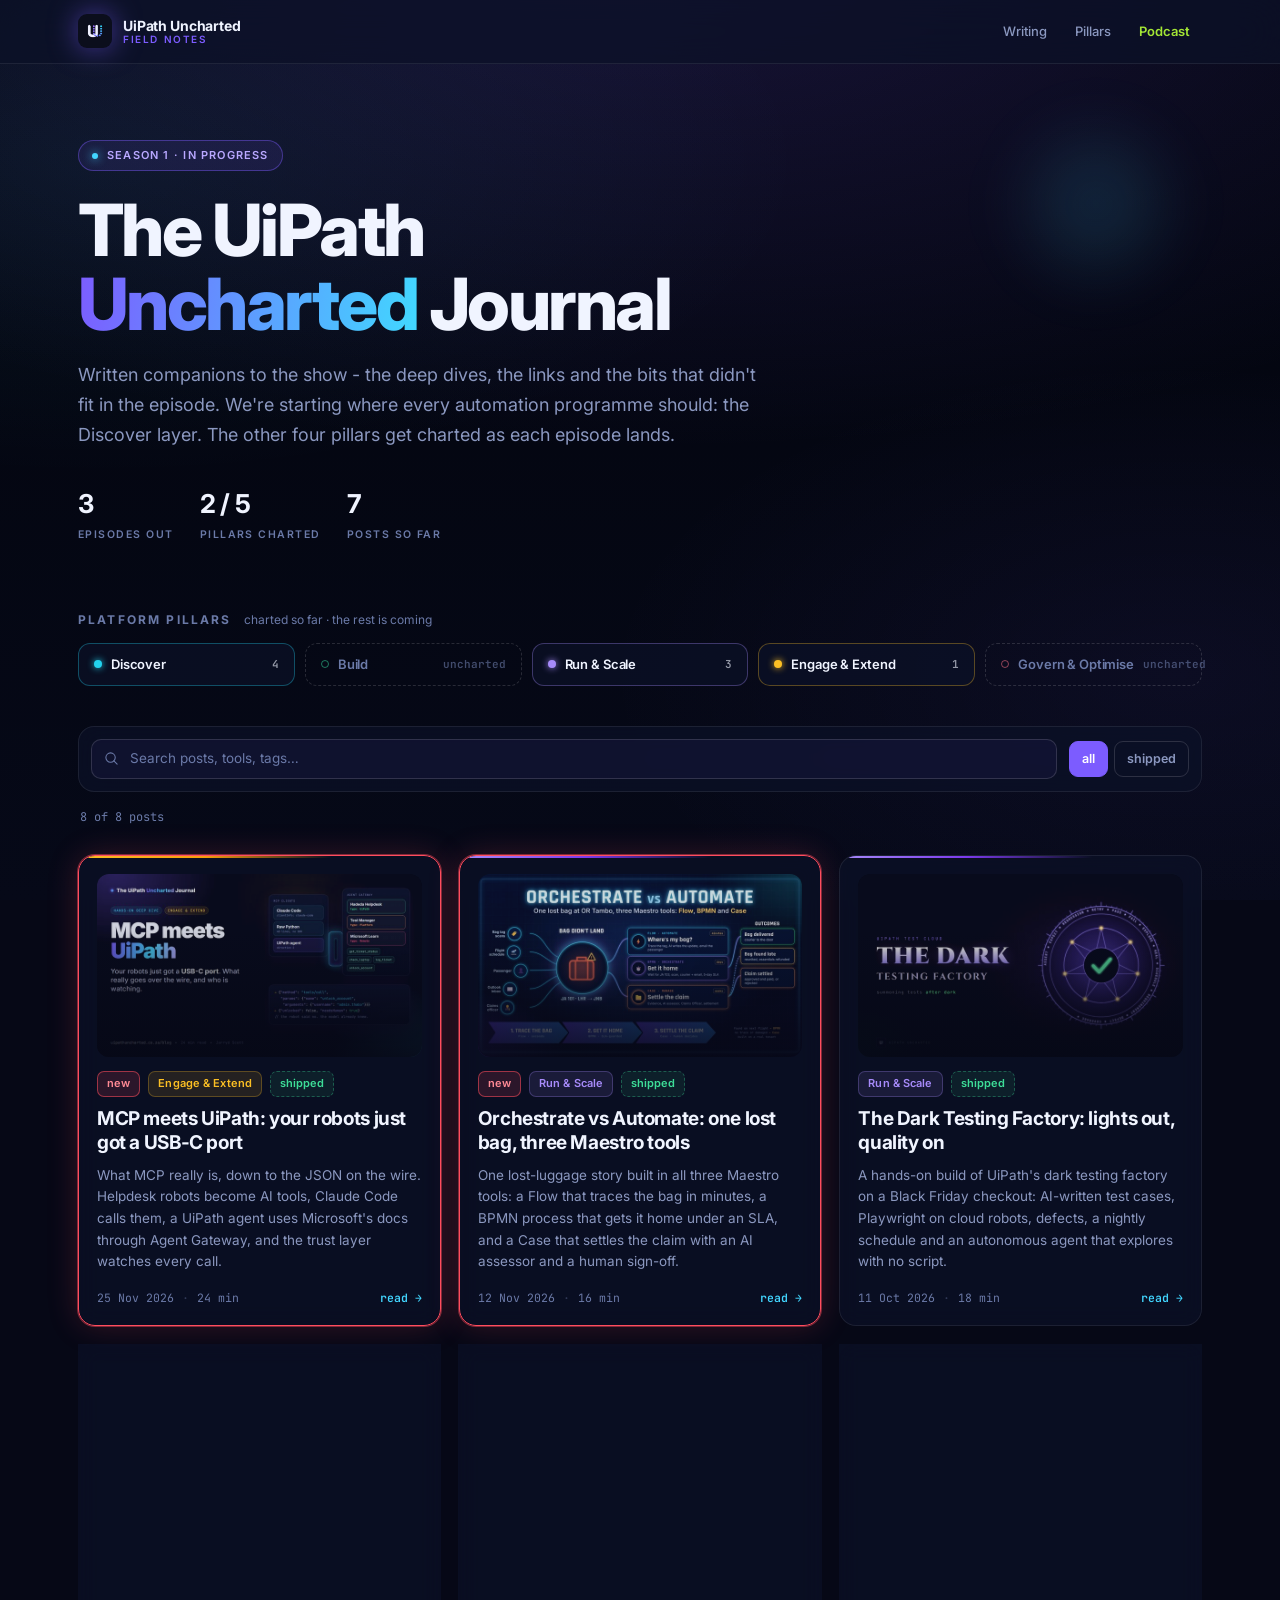
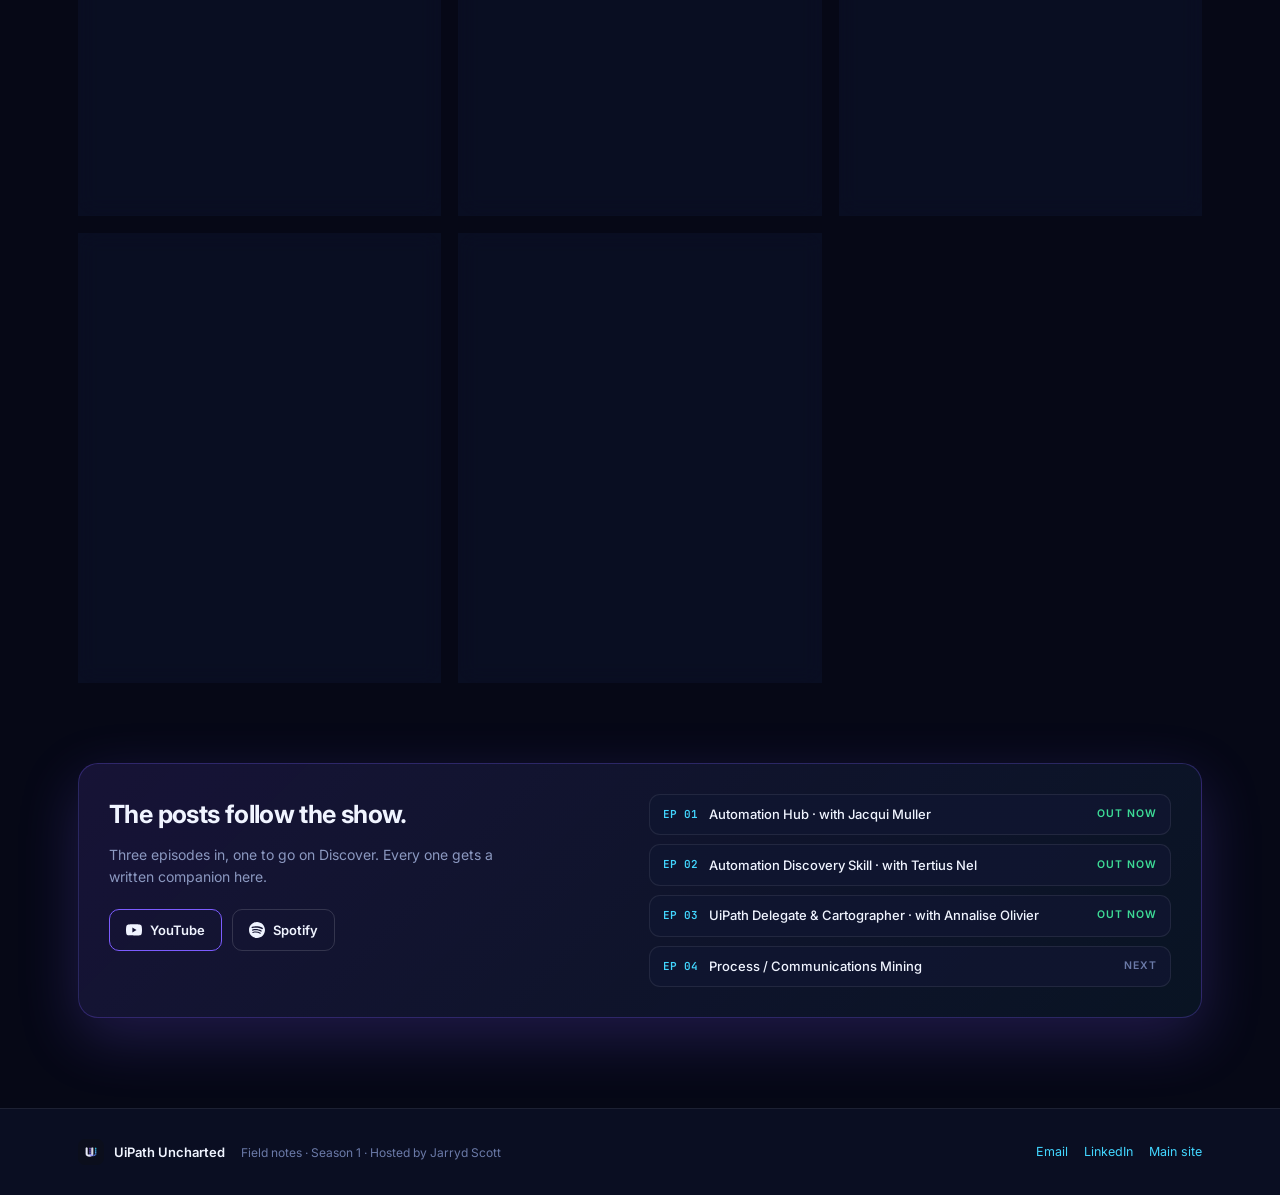
<file: blog/index.html>
<!DOCTYPE html>
<html lang="en">
<head>
  <meta charset="UTF-8" />
  <meta name="viewport" content="width=device-width, initial-scale=1.0" />
  <title>Field Notes · UiPath Uncharted</title>
  <meta name="description" content="Written companions to the UiPath Uncharted podcast: deep dives, hands-on walkthroughs and the bits that did not fit in the episode." />
  <meta name="theme-color" content="#060816" />
  <meta property="og:type" content="website" />
  <meta property="og:site_name" content="UiPath Uncharted" />
  <meta property="og:title" content="Field Notes · UiPath Uncharted" />
  <meta property="og:description" content="Written companions to the UiPath Uncharted podcast: deep dives, hands-on walkthroughs and the bits that did not fit in the episode." />
  <meta property="og:url" content="https://uipathuncharted.co.za/blog/" />
  <meta property="og:image" content="https://uipathuncharted.co.za/assets/uu-mark-navy.png" />
  <meta property="og:image:width" content="1024" />
  <meta property="og:image:height" content="1024" />
  <meta property="og:image:alt" content="UiPath Uncharted logo" />
  <meta name="twitter:card" content="summary" />
  <link rel="canonical" href="https://uipathuncharted.co.za/blog/" />
  <link rel="preconnect" href="https://fonts.googleapis.com" />
  <link rel="preconnect" href="https://fonts.gstatic.com" crossorigin />
  <link href="https://fonts.googleapis.com/css2?family=Inter:wght@400;500;600;700;800&family=JetBrains+Mono:wght@400;600;700&display=swap" rel="stylesheet" />
  <link rel="stylesheet" href="blog.css" />
  <link rel="icon" type="image/png" href="../assets/uu-mark-navy.png" />
  <link rel="apple-touch-icon" href="../assets/uu-mark-navy.png" />
</head>
<body>
  <a class="skip-link" href="#main">Skip to content</a>
  <div class="uu-page">
    <div class="uu-progress" aria-hidden="true"><span></span></div>

    <header class="uu-header">
      <div class="uu-wrap uu-header-inner">
        <a class="uu-brand" href="./" aria-label="UiPath Uncharted Field Notes, blog home">
          <img src="../assets/uu-mark-navy.png" alt="" width="34" height="34" />
          <span class="uu-brand-text">
            <span class="uu-brand-name">UiPath Uncharted</span>
            <span class="uu-brand-sub">Field Notes</span>
          </span>
        </a>
        <nav class="uu-nav" aria-label="Blog">
          <a href="#feed">Writing</a>
          <a href="#pillars">Pillars</a>
          <a class="nav-cross" href="../">Podcast</a>
        </nav>
      </div>
    </header>

    <main id="main">
      <section class="uu-wrap hero" aria-labelledby="hero-title">
        <div class="hero-orb" aria-hidden="true"></div>
        <p class="hero-badge"><span class="pulse-dot" aria-hidden="true"></span>Season 1 · in progress</p>
        <h1 id="hero-title">The UiPath <span class="grad-sweep">Uncharted</span> Journal</h1>
        <p class="hero-lede">Written companions to the show - the deep dives, the links and the bits that didn't fit in the episode. We're starting where every automation programme should: the Discover layer. The other four pillars get charted as each episode lands.</p>
        <dl class="hero-stats">
          <div class="stat"><dt>episodes out</dt><dd>3</dd></div>
          <div class="stat"><dt>pillars charted</dt><dd>2 / 5</dd></div>
          <div class="stat"><dt>posts so far</dt><dd>7</dd></div>
        </dl>
      </section>

      <section class="uu-wrap pillars-section" id="pillars" aria-labelledby="pillars-title">
        <div class="section-head">
          <h2 id="pillars-title">Platform pillars</h2>
          <p>charted so far · the rest is coming</p>
        </div>
        <div class="pillar-nav">
          <button type="button" class="pillar-btn p-discover" data-filter-pillar="Discover" aria-pressed="false">
            <span class="pillar-dot" aria-hidden="true"></span>
            <span class="pillar-name">Discover</span>
            <span class="pillar-count">4<span class="visually-hidden"> posts</span></span>
          </button>
          <button type="button" class="pillar-btn p-build" disabled>
            <span class="pillar-dot" aria-hidden="true"></span>
            <span class="pillar-name">Build</span>
            <span class="pillar-count">uncharted</span>
          </button>
          <button type="button" class="pillar-btn p-run" data-filter-pillar="Run &amp; Scale" aria-pressed="false">
            <span class="pillar-dot" aria-hidden="true"></span>
            <span class="pillar-name">Run &amp; Scale</span>
            <span class="pillar-count">3<span class="visually-hidden"> posts</span></span>
          </button>
          <button type="button" class="pillar-btn p-engage" data-filter-pillar="Engage &amp; Extend" aria-pressed="false">
            <span class="pillar-dot" aria-hidden="true"></span>
            <span class="pillar-name">Engage &amp; Extend</span>
            <span class="pillar-count">1<span class="visually-hidden"> posts</span></span>
          </button>
          <button type="button" class="pillar-btn p-govern" disabled>
            <span class="pillar-dot" aria-hidden="true"></span>
            <span class="pillar-name">Govern &amp; Optimise</span>
            <span class="pillar-count">uncharted</span>
          </button>
        </div>
      </section>

      <section class="uu-wrap feed-section" id="feed" aria-label="Find a post">
        <div class="toolbar">
          <label class="search">
            <svg width="15" height="15" viewBox="0 0 256 256" fill="none" stroke="currentColor" stroke-width="18" aria-hidden="true"><circle cx="112" cy="112" r="80"></circle><line x1="168" y1="168" x2="224" y2="224" stroke-linecap="round"></line></svg>
            <span class="visually-hidden">Search posts</span>
            <input id="post-search" type="search" placeholder="Search posts, tools, tags…" autocomplete="off" />
          </label>
          <div class="status-filters" role="group" aria-label="Filter by status">
            <button type="button" class="status-btn c-purple" data-filter-status="all" aria-pressed="true">all</button>
            <button type="button" class="status-btn c-green" data-filter-status="shipped" aria-pressed="false">shipped</button>
          </div>
        </div>
        <div class="result-line">
          <span class="mono" data-result aria-live="polite">8 of 8 posts</span>
          <button type="button" class="link-btn" data-clear hidden>clear filters</button>
        </div>
      </section>

      <section class="uu-wrap posts-section" aria-label="Posts">
        <ul class="post-grid" data-feed>
          <li data-post data-new-until="2027-01-10" data-pillar="Engage &amp; Extend" data-status="shipped" data-search="mcp meets uipath: your robots just got a usb-c port what the model context protocol really is, down to the json on the wire, and a hands-on build on uipath agent gateway: helpdesk robots as ai tools, claude code as the caller, a uipath agent using microsoft learn, and the ai trust layer watching every call. engage &amp; extend mcp agent gateway api workflows agents ai trust layer test manager claude uip cli">
            <a class="post-card p-engage" href="mcp-agent-gateway/">
              <span class="rail" aria-hidden="true"></span>
              <div class="post-cover">
                <img src="assets/mcp-card.jpg" alt="" width="720" height="402" />
              </div>
              <div class="chips">
                <span class="chip p-engage">Engage &amp; Extend</span>
                <span class="chip chip-status c-green">shipped</span>
              </div>
              <h3>MCP meets UiPath: your robots just got a USB-C port</h3>
              <p>What MCP really is, down to the JSON on the wire. Helpdesk robots become AI tools, Claude Code calls them, a UiPath agent uses Microsoft's docs through Agent Gateway, and the trust layer watches every call.</p>
              <div class="post-meta">
                <span>25 Nov 2026</span><span class="sep" aria-hidden="true">·</span><span>24 min</span>
                <span class="cta" aria-hidden="true">read →</span>
              </div>
            </a>
          </li>
          <li data-post data-new-until="2026-12-15" data-pillar="Run &amp; Scale" data-status="shipped" data-search="orchestrate vs automate: one lost bag, three maestro tools one lost-luggage story built in all three uipath maestro tools: a flow that traces the bag, a bpmn process that gets it home under an sla, and a case that settles the claim with an ai assessor and a human sign-off. run &amp; scale maestro flow bpmn case management agentic uip cli">
            <a class="post-card p-run" href="maestro-orchestrate-vs-automate/">
              <span class="rail" aria-hidden="true"></span>
              <div class="post-cover">
                <img src="assets/maestro-orchestrate-card.jpg" alt="" width="720" height="402" />
              </div>
              <div class="chips">
                <span class="chip p-run">Run &amp; Scale</span>
                <span class="chip chip-status c-green">shipped</span>
              </div>
              <h3>Orchestrate vs Automate: one lost bag, three Maestro tools</h3>
              <p>One lost-luggage story built in all three Maestro tools: a Flow that traces the bag in minutes, a BPMN process that gets it home under an SLA, and a Case that settles the claim with an AI assessor and a human sign-off.</p>
              <div class="post-meta">
                <span>12 Nov 2026</span><span class="sep" aria-hidden="true">·</span><span>16 min</span>
                <span class="cta" aria-hidden="true">read →</span>
              </div>
            </a>
          </li>
          <li data-post data-pillar="Run &amp; Scale" data-status="shipped" data-search="the dark testing factory: lights out, quality on a hands-on build of uipath's dark testing factory on a black friday checkout: ai-written test cases, playwright on cloud robots, defects, a nightly schedule and an autonomous agent that explores with no script. run &amp; scale test manager test cloud playwright agentic autopilot uip cli">
            <a class="post-card p-run" href="dark-testing-factory/">
              <span class="rail" aria-hidden="true"></span>
              <div class="post-cover">
                <img src="assets/dark-testing-factory-card.jpg" alt="" width="720" height="402" />
              </div>
              <div class="chips">
                <span class="chip p-run">Run &amp; Scale</span>
                <span class="chip chip-status c-green">shipped</span>
              </div>
              <h3>The Dark Testing Factory: lights out, quality on</h3>
              <p>A hands-on build of UiPath's dark testing factory on a Black Friday checkout: AI-written test cases, Playwright on cloud robots, defects, a nightly schedule and an autonomous agent that explores with no script.</p>
              <div class="post-meta">
                <span>11 Oct 2026</span><span class="sep" aria-hidden="true">·</span><span>18 min</span>
                <span class="cta" aria-hidden="true">read →</span>
              </div>
            </a>
          </li>
          <li data-post data-pillar="Run &amp; Scale" data-status="shipped" data-search="maestro case management: from blank folder to a live case a hands-on, end-to-end build of a vendor onboarding case - stages, agents, robots, human approvals, slas and exception lanes - driven by the uipath-maestro-case skill from your coding agent. run &amp; scale maestro case management agentic vendor onboarding">
            <a class="post-card p-run" href="maestro-case-management/">
              <span class="rail" aria-hidden="true"></span>
              <div class="post-cover">
                <img src="assets/case-management-card.jpg" alt="" width="720" height="402" />
              </div>
              <div class="chips">
                <span class="chip p-run">Run &amp; Scale</span>
                <span class="chip chip-status c-green">shipped</span>
              </div>
              <h3>Maestro Case Management: from blank folder to a live case</h3>
              <p>A hands-on, end-to-end build of a vendor onboarding case - stages, agents, robots, human approvals, SLAs and exception lanes - driven by the uipath-maestro-case skill from your coding agent.</p>
              <div class="post-meta">
                <span>27 Sep 2026</span><span class="sep" aria-hidden="true">·</span><span>26 min</span>
                <span class="cta" aria-hidden="true">read →</span>
              </div>
            </a>
          </li>
          <li data-post data-pillar="Discover" data-status="shipped" data-search="uipath delegate &amp; cartographer episode 3 companion, with annalise olivier. a desktop agent that acts and an ai mapper that documents the as-is - two sides of the same discovery problem. discover delegate cartographer episode 3">
            <a class="post-card p-discover" href="delegate-cartographer/">
              <span class="rail" aria-hidden="true"></span>
              <div class="post-cover">
                <img src="assets/delegate-cartographer-card.jpg" alt="" width="720" height="402" />
              </div>
              <div class="chips">
                <span class="chip p-discover">Discover</span>
                <span class="chip chip-status c-green">shipped</span>
              </div>
              <h3>UiPath Delegate &amp; Cartographer</h3>
              <p>Episode 3 companion, with Annalise Olivier. A desktop agent that acts and an AI mapper that documents the as-is - two sides of the same discovery problem.</p>
              <div class="post-meta">
                <span>18 Jul 2026</span><span class="sep" aria-hidden="true">·</span><span>9 min</span>
                <span class="cta" aria-hidden="true">read →</span>
              </div>
            </a>
          </li>
          <li data-post data-pillar="Discover" data-status="shipped" data-search="process mining: mine the mess before you automate it a hands-on, end-to-end process mining build with the uipath-process-mining skill: from a raw event log to a published app, process graph, root-cause analysis and a business case. discover process mining uip cli communications mining vendor onboarding">
            <a class="post-card p-discover" href="process-mining/">
              <span class="rail" aria-hidden="true"></span>
              <div class="post-cover">
                <img src="assets/process-mining-card.jpg" alt="" width="720" height="402" />
              </div>
              <div class="chips">
                <span class="chip p-discover">Discover</span>
                <span class="chip chip-status c-green">shipped</span>
              </div>
              <h3>Process Mining: mine the mess before you automate it</h3>
              <p>A hands-on, end-to-end process mining build with the uipath-process-mining skill: from a raw event log to a published app, process graph, root-cause analysis and a business case.</p>
              <div class="post-meta">
                <span>15 Jun 2026</span><span class="sep" aria-hidden="true">·</span><span>19 min</span>
                <span class="cta" aria-hidden="true">read →</span>
              </div>
            </a>
          </li>
          <li data-post data-pillar="Discover" data-status="shipped" data-search="automation discovery skill: the real data analyst an agentic skill that assembles evidence about how a team actually works, then ranks automation candidates you were never going to ask about. discover automation discovery automation hub agentic episode 2">
            <a class="post-card p-discover" href="automation-discovery-skill/">
              <span class="rail" aria-hidden="true"></span>
              <div class="post-cover">
                <img src="assets/automation-discovery-card.jpg" alt="" width="720" height="402" />
              </div>
              <div class="chips">
                <span class="chip p-discover">Discover</span>
                <span class="chip chip-status c-green">shipped</span>
              </div>
              <h3>Automation Discovery Skill: the REAL data analyst</h3>
              <p>An agentic skill that assembles evidence about how a team actually works, then ranks automation candidates you were never going to ask about.</p>
              <div class="post-meta">
                <span>20 Apr 2026</span><span class="sep" aria-hidden="true">·</span><span>10 min</span>
                <span class="cta" aria-hidden="true">read →</span>
              </div>
            </a>
          </li>
          <li data-post data-pillar="Discover" data-status="shipped" data-search="automation hub: the pipeline before the pipeline episode 1 companion, with jacqui muller. how ideas get captured, scored and governed before a single bot is built, and why that front door decides the programme. discover automation hub coe episode 1">
            <a class="post-card p-discover" href="automation-hub/">
              <span class="rail" aria-hidden="true"></span>
              <div class="post-cover">
                <img src="assets/automation-hub-card.jpg" alt="" width="720" height="402" />
              </div>
              <div class="chips">
                <span class="chip p-discover">Discover</span>
                <span class="chip chip-status c-green">shipped</span>
              </div>
              <h3>Automation Hub: the pipeline before the pipeline</h3>
              <p>Episode 1 companion, with Jacqui Muller. How ideas get captured, scored and governed before a single bot is built, and why that front door decides the programme.</p>
              <div class="post-meta">
                <span>20 Feb 2026</span><span class="sep" aria-hidden="true">·</span><span>9 min</span>
                <span class="cta" aria-hidden="true">read →</span>
              </div>
            </a>
          </li>
        </ul>
        <div class="empty-state" data-empty hidden>
          <p>Nothing matches that yet.</p>
          <p>Try a broader term - or a different pillar.</p>
        </div>
      </section>

      <section class="uu-wrap show-section" aria-labelledby="show-title">
        <div class="show-cta">
          <div>
            <h2 id="show-title">The posts follow the show.</h2>
            <p>Three episodes in, one to go on Discover. Every one gets a written companion here.</p>
            <div class="btn-row">
              <a class="btn-outline is-accent" href="https://www.youtube.com/@uipathuncharted" target="_blank" rel="noreferrer noopener"><svg class="icon" viewBox="0 0 24 24" aria-hidden="true"><path d="M23.5 6.2a3.02 3.02 0 0 0-2.12-2.14C19.5 3.55 12 3.55 12 3.55s-7.5 0-9.38.51A3.02 3.02 0 0 0 .5 6.2 31.6 31.6 0 0 0 0 12a31.6 31.6 0 0 0 .5 5.8 3.02 3.02 0 0 0 2.12 2.14c1.88.51 9.38.51 9.38.51s7.5 0 9.38-.51a3.02 3.02 0 0 0 2.12-2.14A31.6 31.6 0 0 0 24 12a31.6 31.6 0 0 0-.5-5.8ZM9.55 15.57V8.43L15.82 12l-6.27 3.57Z"/></svg>YouTube</a>
              <a class="btn-outline" href="https://open.spotify.com/show/0344mY363tx1Oy0OOfkJDg" target="_blank" rel="noreferrer noopener"><svg class="icon" viewBox="0 0 24 24" aria-hidden="true"><path d="M12 0C5.4 0 0 5.4 0 12s5.4 12 12 12 12-5.4 12-12S18.63 0 12 0Zm5.5 17.31a.75.75 0 0 1-1.03.25c-2.82-1.72-6.37-2.11-10.55-1.16a.75.75 0 1 1-.33-1.46c4.57-1.05 8.5-.6 11.66 1.34.35.22.46.69.25 1.03Zm1.47-3.27a.94.94 0 0 1-1.29.31c-3.23-1.99-8.16-2.56-11.98-1.4a.94.94 0 1 1-.55-1.8c4.37-1.33 9.8-.69 13.5 1.59.44.27.58.85.32 1.3Zm.13-3.4C15.36 8.3 8.9 8.09 5.3 9.18a1.12 1.12 0 1 1-.65-2.15C8.78 5.78 15.9 6.02 20.2 8.57a1.13 1.13 0 1 1-1.15 1.94Z"/></svg>Spotify</a>
            </div>
          </div>
          <ol class="up-next" aria-label="Season 1 episodes">
            <li class="is-out">
              <span class="up-next-ep">EP 01</span>
              <span class="up-next-title">Automation Hub · with Jacqui Muller</span>
              <span class="up-next-when">out now</span>
            </li>
            <li class="is-out">
              <span class="up-next-ep">EP 02</span>
              <span class="up-next-title">Automation Discovery Skill · with Tertius Nel</span>
              <span class="up-next-when">out now</span>
            </li>
            <li class="is-out">
              <span class="up-next-ep">EP 03</span>
              <span class="up-next-title">UiPath Delegate &amp; Cartographer · with Annalise Olivier</span>
              <span class="up-next-when">out now</span>
            </li>
            <li>
              <span class="up-next-ep">EP 04</span>
              <span class="up-next-title">Process / Communications Mining</span>
              <span class="up-next-when">next</span>
            </li>
          </ol>
        </div>
      </section>
    </main>

    <footer class="uu-footer">
      <div class="uu-wrap uu-footer-inner">
        <div class="uu-footer-brand">
          <img src="../assets/uu-mark-navy.png" alt="" width="26" height="26" />
          <span>UiPath Uncharted</span>
        </div>
        <span class="uu-footer-note">Field notes · Season 1 · Hosted by Jarryd Scott</span>
        <nav class="uu-footer-links" aria-label="Elsewhere">
          <a href="mailto:jscott@i1solutions.co.za">Email</a>
          <a href="https://www.linkedin.com/in/jarryd-scott-01498019b" target="_blank" rel="noreferrer noopener">LinkedIn</a>
          <a href="../">Main site</a>
        </nav>
      </div>
    </footer>
  </div>

  <button type="button" class="to-top" aria-label="Back to top">
    <svg class="to-top-ring" viewBox="0 0 48 48" aria-hidden="true">
      <defs>
        <linearGradient id="to-top-gradient" x1="0" y1="0" x2="1" y2="1">
          <stop offset="0" stop-color="#42d6ff" />
          <stop offset="1" stop-color="#7c5cff" />
        </linearGradient>
      </defs>
      <circle class="to-top-track" cx="24" cy="24" r="22" />
      <circle class="to-top-progress" cx="24" cy="24" r="22" pathLength="100" />
    </svg>
    <svg class="to-top-arrow" viewBox="0 0 24 24" aria-hidden="true"><path d="M12 19V5M5.5 11.5 12 5l6.5 6.5" /></svg>
  </button>

  <script src="blog.js" defer></script>
</body>
</html>
</file>
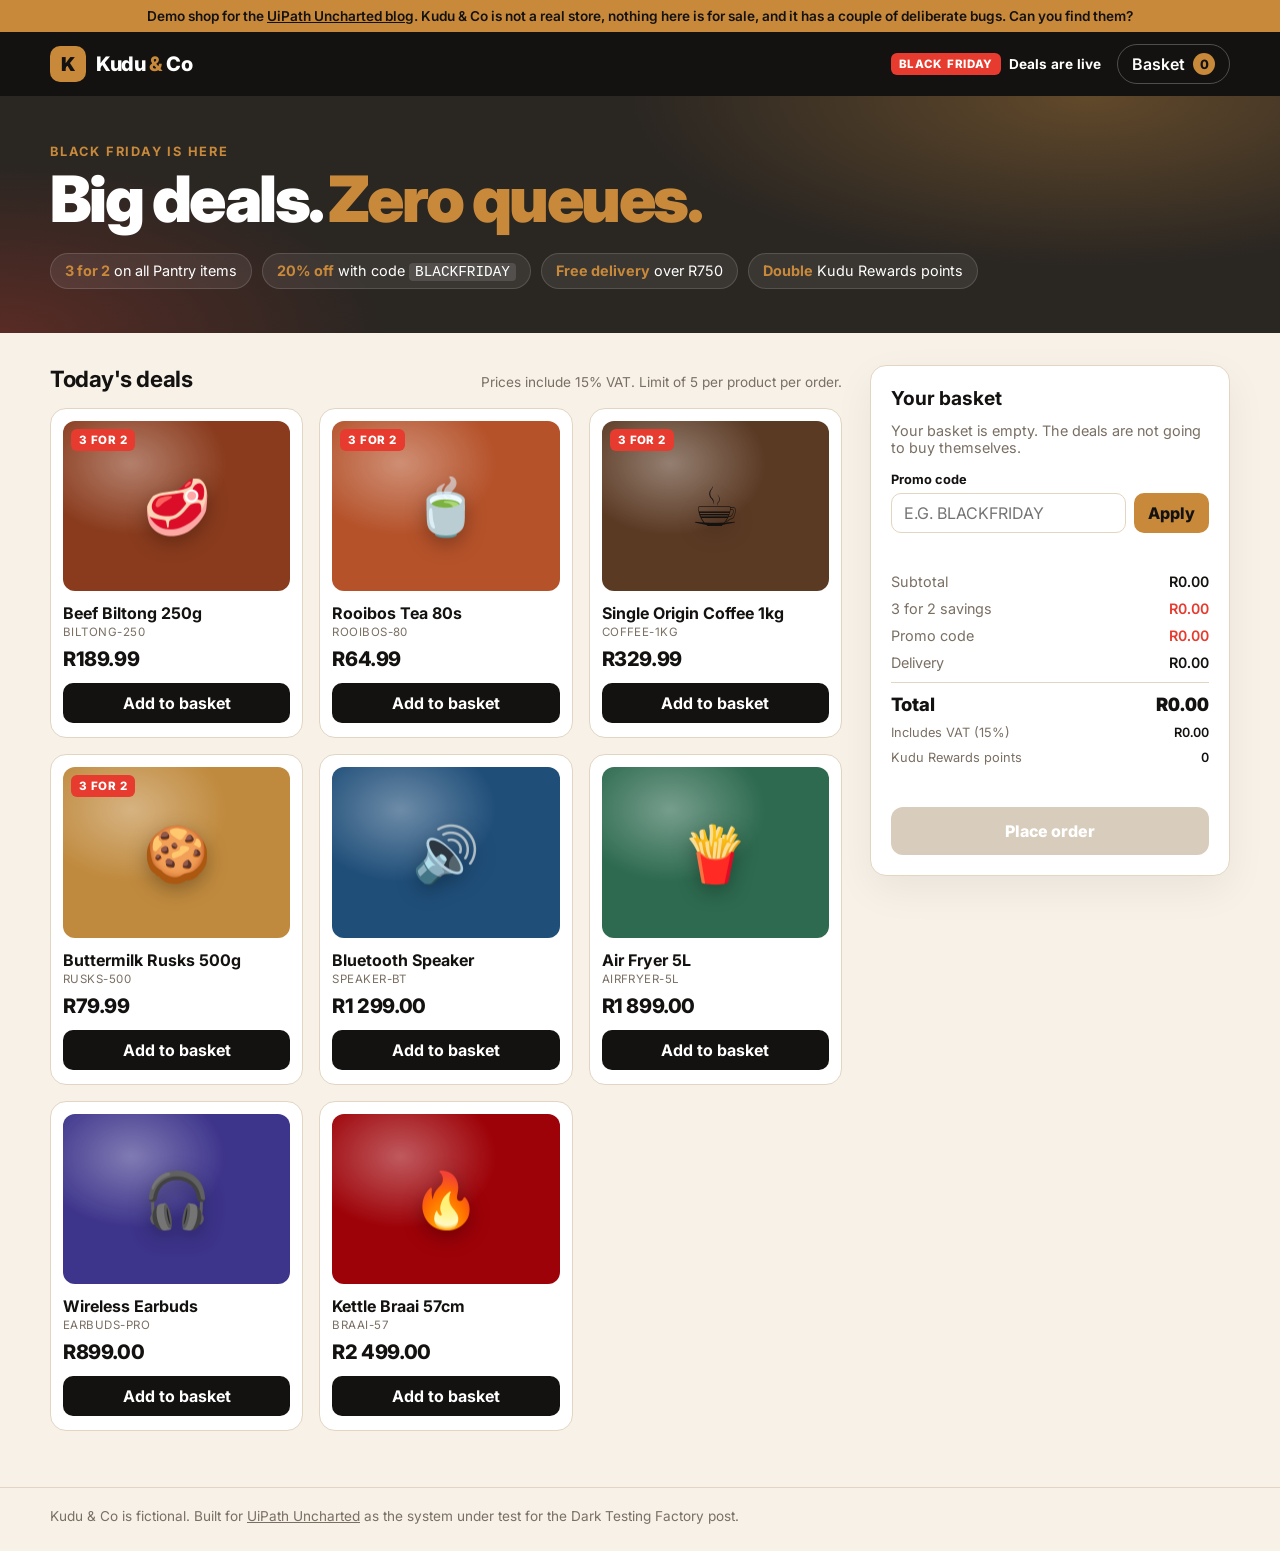
<file: shop/index.html>
<!DOCTYPE html>
<html lang="en">
<head>
  <meta charset="UTF-8" />
  <meta name="viewport" content="width=device-width, initial-scale=1.0" />
  <meta name="robots" content="noindex, nofollow" />
  <title>Kudu &amp; Co - Black Friday (demo shop)</title>
  <meta name="description" content="A demo shop built for the UiPath Uncharted blog. Not a real store. It contains deliberate bugs for test automation practice." />
  <link rel="preconnect" href="https://fonts.googleapis.com" />
  <link rel="preconnect" href="https://fonts.gstatic.com" crossorigin />
  <link href="https://fonts.googleapis.com/css2?family=Inter:wght@400;500;600;700;800;900&display=swap" rel="stylesheet" />
  <link rel="stylesheet" href="shop.css" />
</head>
<body>
  <!-- Demo notice: this is a fictional store used as the system under test in the Dark Testing Factory post -->
  <div class="demo-bar" data-testid="demo-notice">
    Demo shop for the <a href="../blog/">UiPath Uncharted blog</a>. Kudu &amp; Co is not a real store, nothing here is for sale, and it has a couple of deliberate bugs. Can you find them?
  </div>

  <header class="top">
    <div class="wrap top-inner">
      <a class="brand" href="./" aria-label="Kudu &amp; Co home">
        <span class="brand-mark" aria-hidden="true">K</span>
        <span class="brand-name">Kudu <em>&amp;</em> Co</span>
      </a>
      <div class="bf-clock" aria-live="polite">
        <span class="bf-tag">Black Friday</span>
        <span class="bf-time" id="bfClock">27 November</span>
      </div>
      <button class="cart-btn" type="button" data-testid="cart-toggle" aria-controls="basket">
        Basket <span class="cart-count" data-testid="cart-count">0</span>
      </button>
    </div>
  </header>

  <section class="hero">
    <div class="wrap hero-inner">
      <p class="hero-eyebrow">Black Friday is here</p>
      <h1>Big deals. <span>Zero queues.</span></h1>
      <ul class="hero-deals">
        <li><strong>3 for 2</strong> on all Pantry items</li>
        <li><strong>20% off</strong> with code <code>BLACKFRIDAY</code></li>
        <li><strong>Free delivery</strong> over R750</li>
        <li><strong>Double</strong> Kudu Rewards points</li>
      </ul>
    </div>
  </section>

  <main class="wrap shop">
    <section class="catalogue" aria-label="Products">
      <div class="cat-head">
        <h2>Today's deals</h2>
        <p class="cat-note">Prices include 15% VAT. Limit of 5 per product per order.</p>
      </div>
      <div class="grid" id="productGrid"></div>
    </section>

    <aside class="basket" id="basket" aria-label="Basket" data-testid="basket">
      <div class="basket-card" id="basketView">
        <h2>Your basket</h2>
        <p class="empty" data-testid="basket-empty">Your basket is empty. The deals are not going to buy themselves.</p>
        <ul class="lines" id="basketLines" data-testid="basket-lines"></ul>
        <p class="limit-msg" data-testid="limit-message" role="alert" hidden></p>

        <form class="promo" id="promoForm" autocomplete="off">
          <label for="promoInput">Promo code</label>
          <div class="promo-row">
            <input id="promoInput" data-testid="promo-input" type="text" placeholder="e.g. BLACKFRIDAY" />
            <button type="submit" data-testid="promo-apply">Apply</button>
          </div>
          <p class="promo-msg" data-testid="promo-message" role="status"></p>
        </form>

        <dl class="totals">
          <div><dt>Subtotal</dt><dd data-testid="subtotal">R0.00</dd></div>
          <div class="is-saving"><dt>3 for 2 savings</dt><dd data-testid="deal-discount">-R0.00</dd></div>
          <div class="is-saving"><dt>Promo code</dt><dd data-testid="code-discount">-R0.00</dd></div>
          <div><dt>Delivery</dt><dd data-testid="delivery">R0.00</dd></div>
          <div class="grand"><dt>Total</dt><dd data-testid="total">R0.00</dd></div>
          <div class="vat"><dt>Includes VAT (15%)</dt><dd data-testid="vat">R0.00</dd></div>
          <div class="points"><dt>Kudu Rewards points</dt><dd data-testid="points">0</dd></div>
        </dl>

        <p class="free-hint" data-testid="free-delivery-hint"></p>
        <button class="checkout" type="button" data-testid="checkout" disabled>Place order</button>
      </div>

      <div class="basket-card confirm" id="confirmView" data-testid="confirmation" hidden>
        <p class="confirm-tick" aria-hidden="true">&#10003;</p>
        <h2>Order placed</h2>
        <p>Order number <strong data-testid="order-number"></strong></p>
        <p>Total paid <strong data-testid="order-total"></strong></p>
        <p class="confirm-note">This is a demo shop, so nothing ships and nobody is charged.</p>
        <button class="checkout" type="button" data-testid="new-order">Start a new order</button>
      </div>
    </aside>
  </main>

  <footer class="foot">
    <div class="wrap">Kudu &amp; Co is fictional. Built for <a href="../">UiPath Uncharted</a> as the system under test for the Dark Testing Factory post.</div>
  </footer>

  <script src="shop.js"></script>
</body>
</html>
</file>
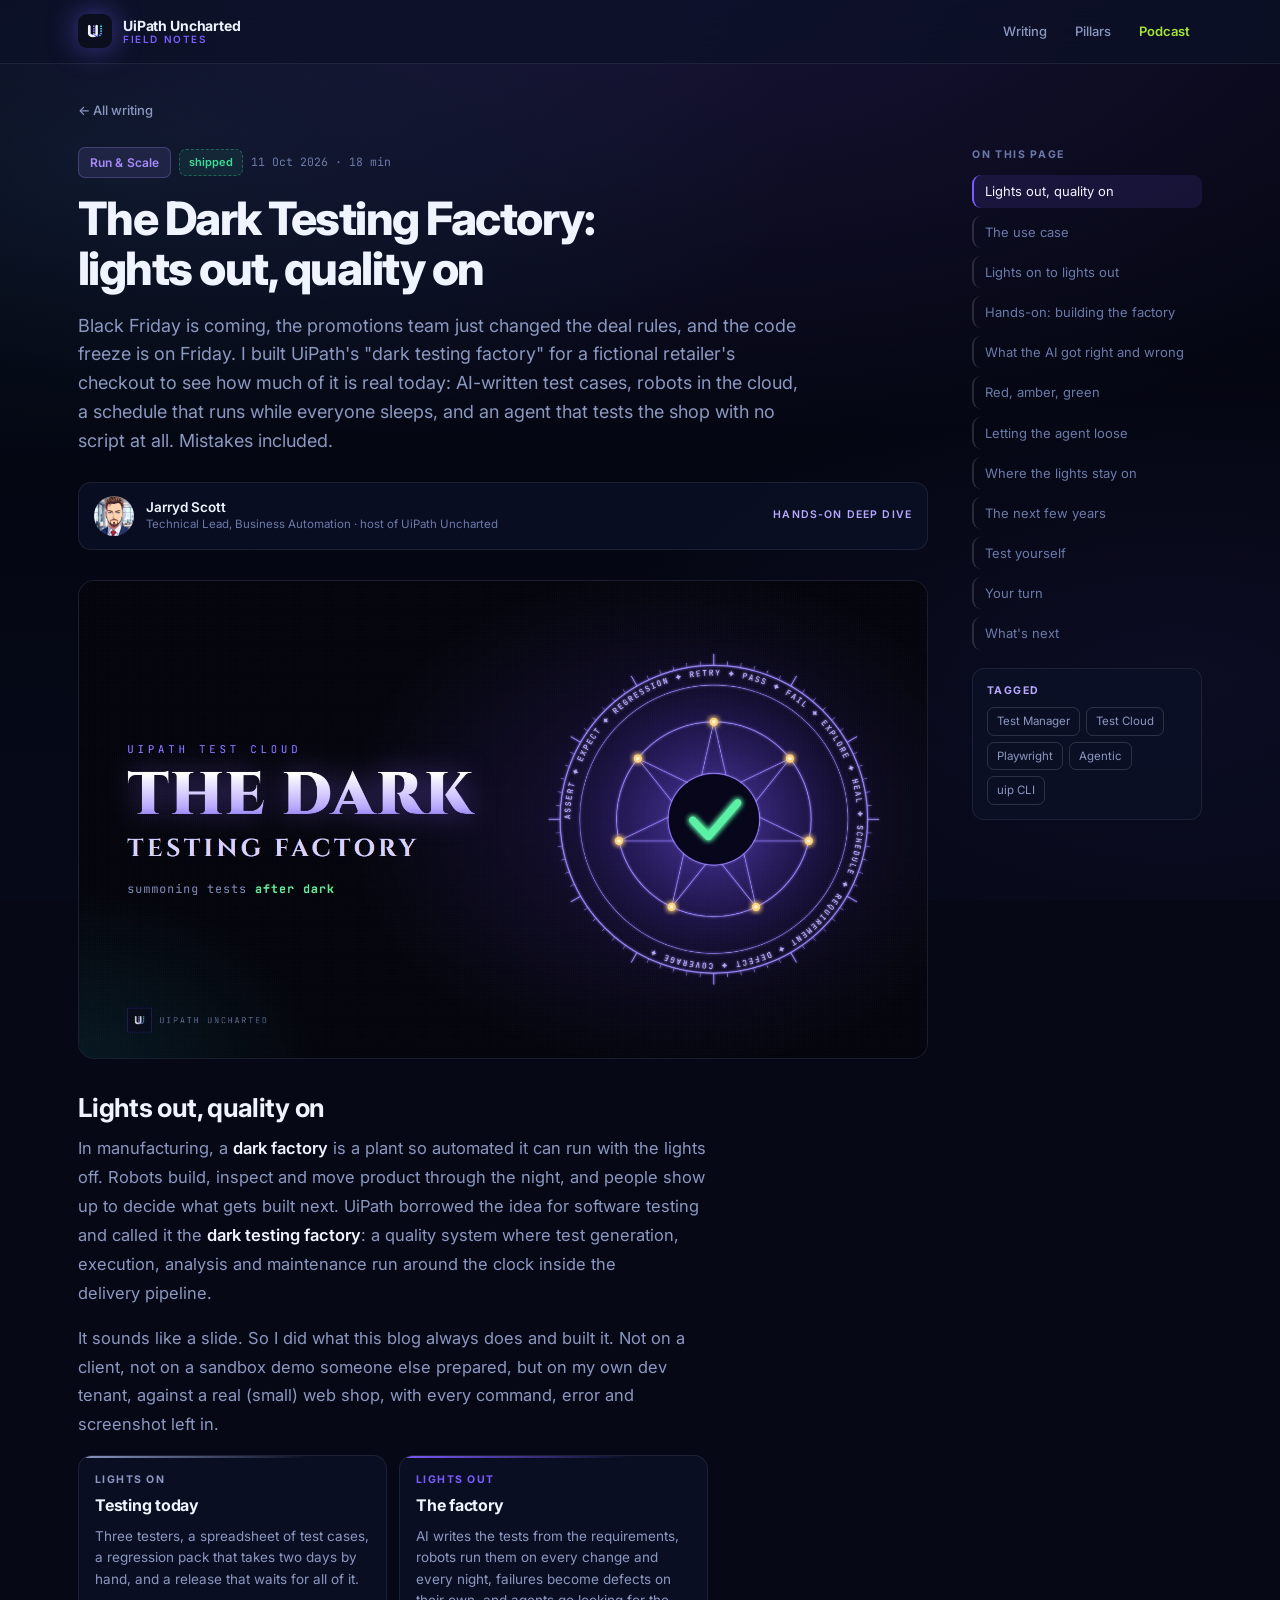
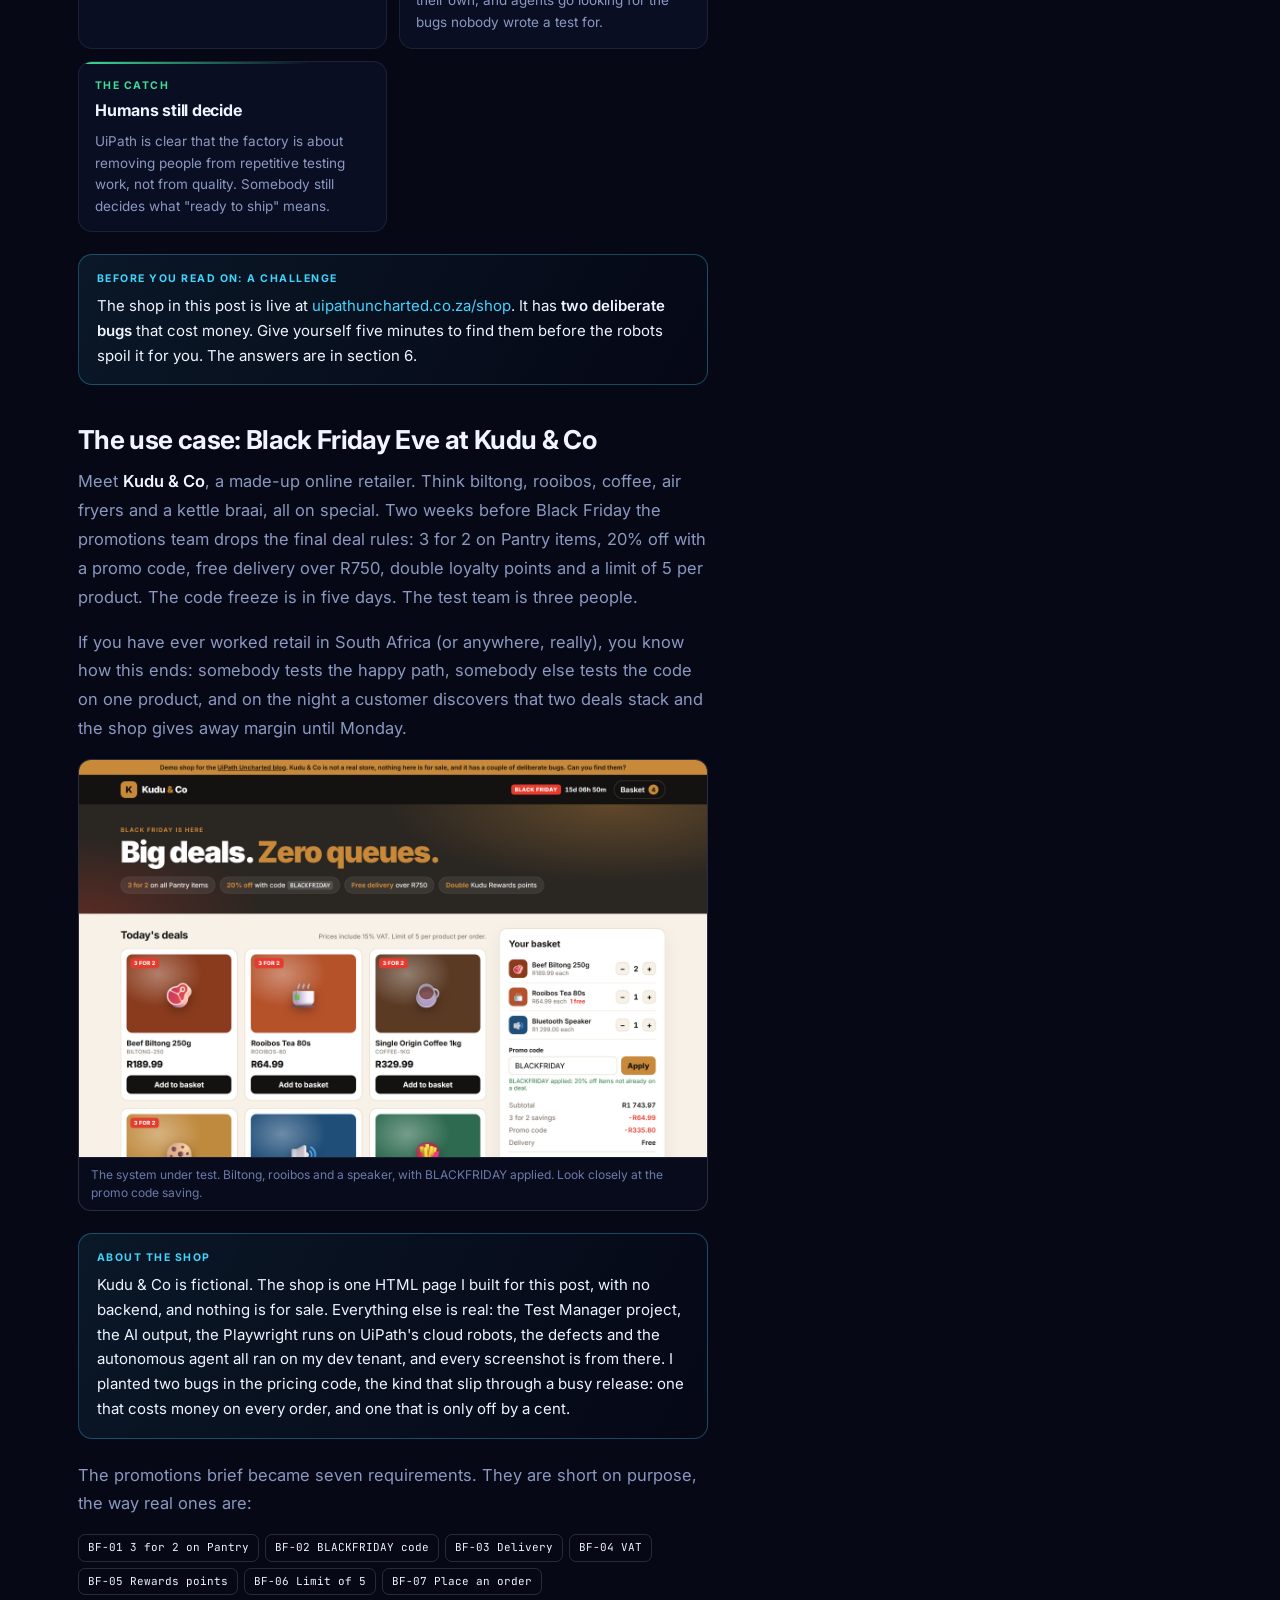
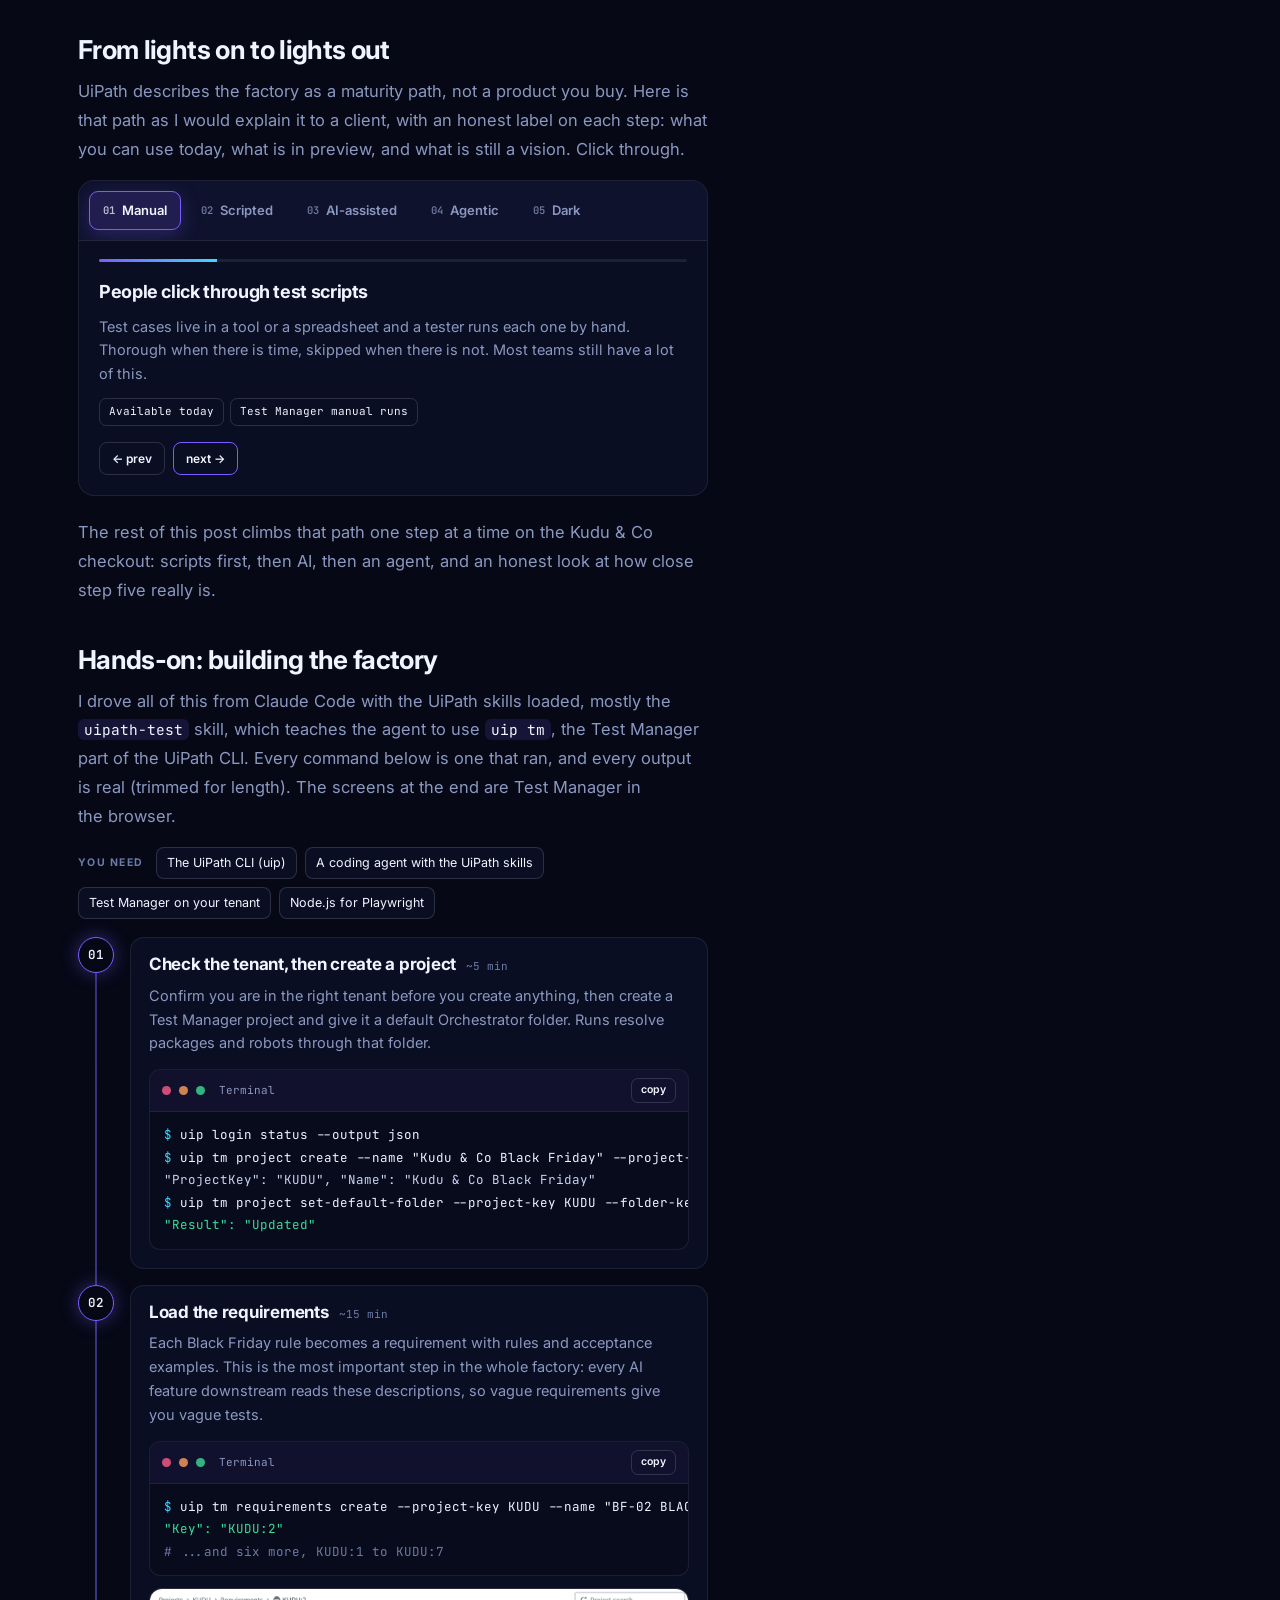
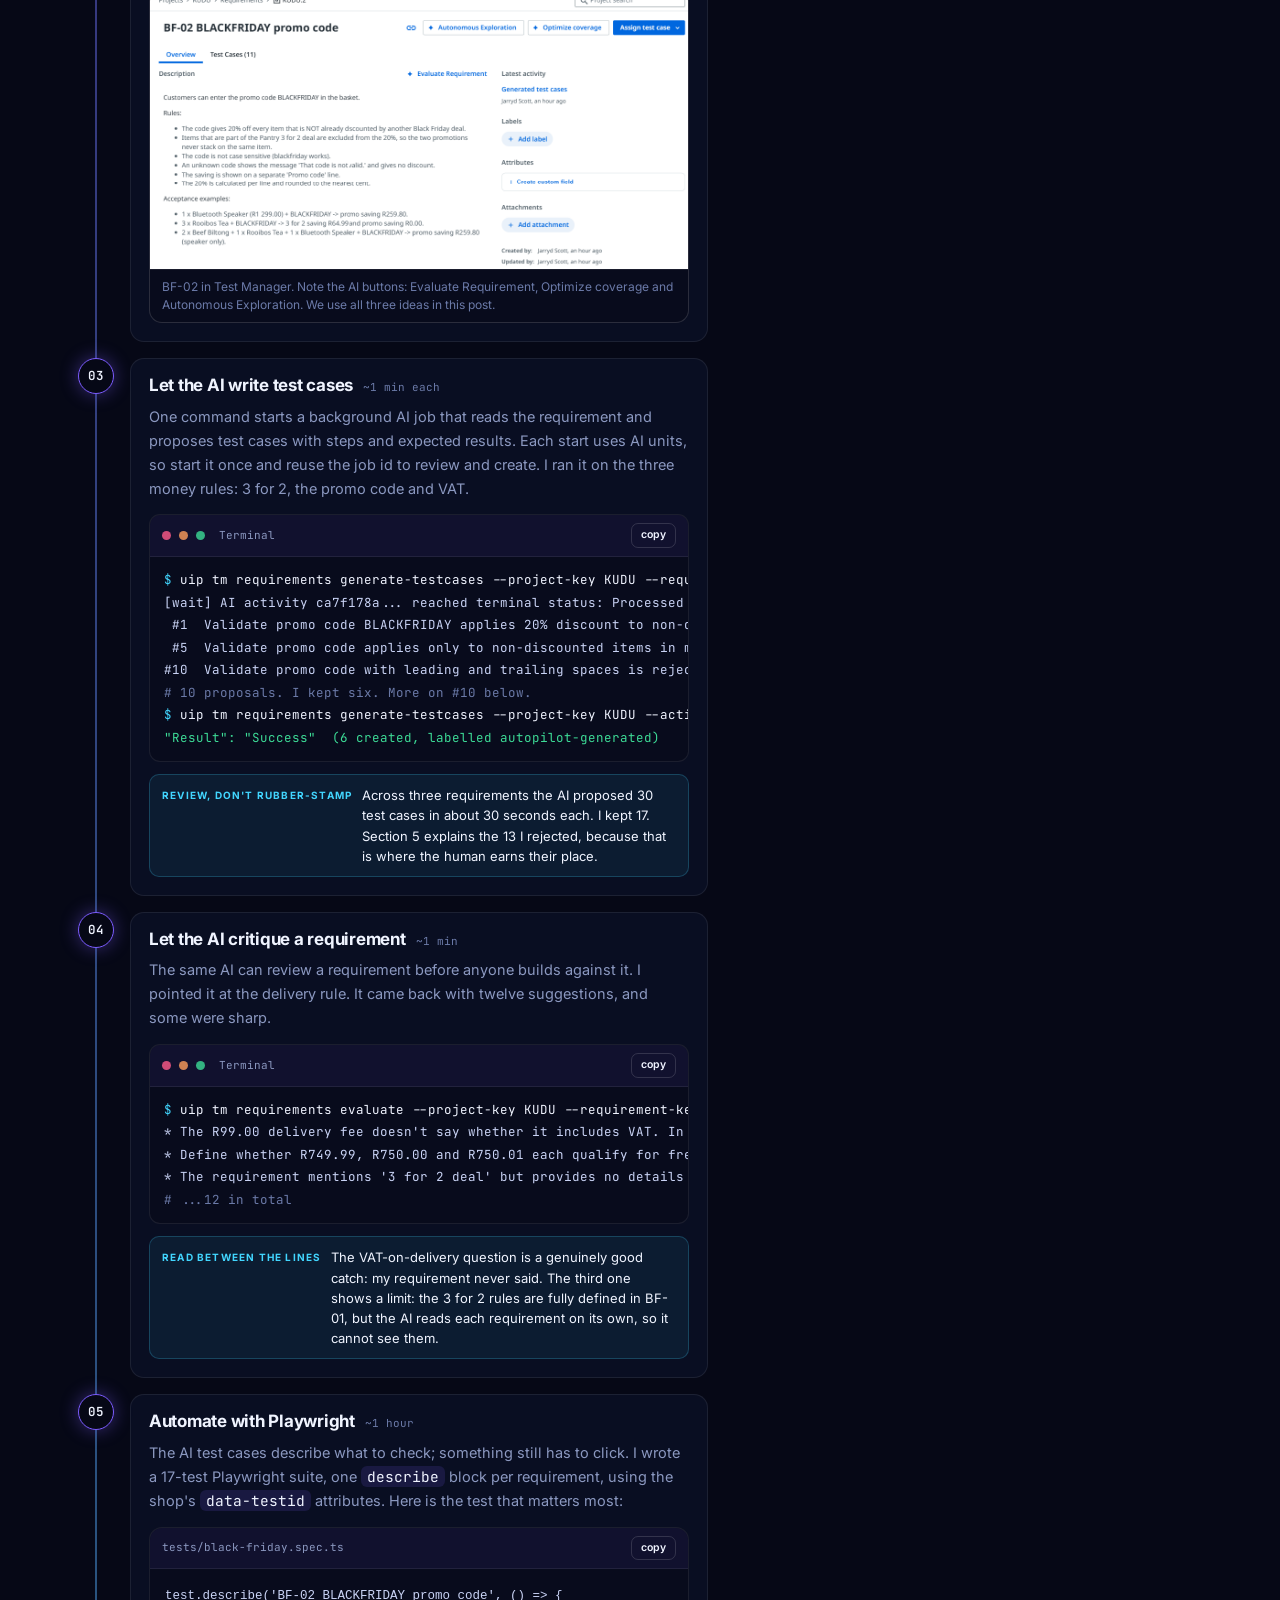
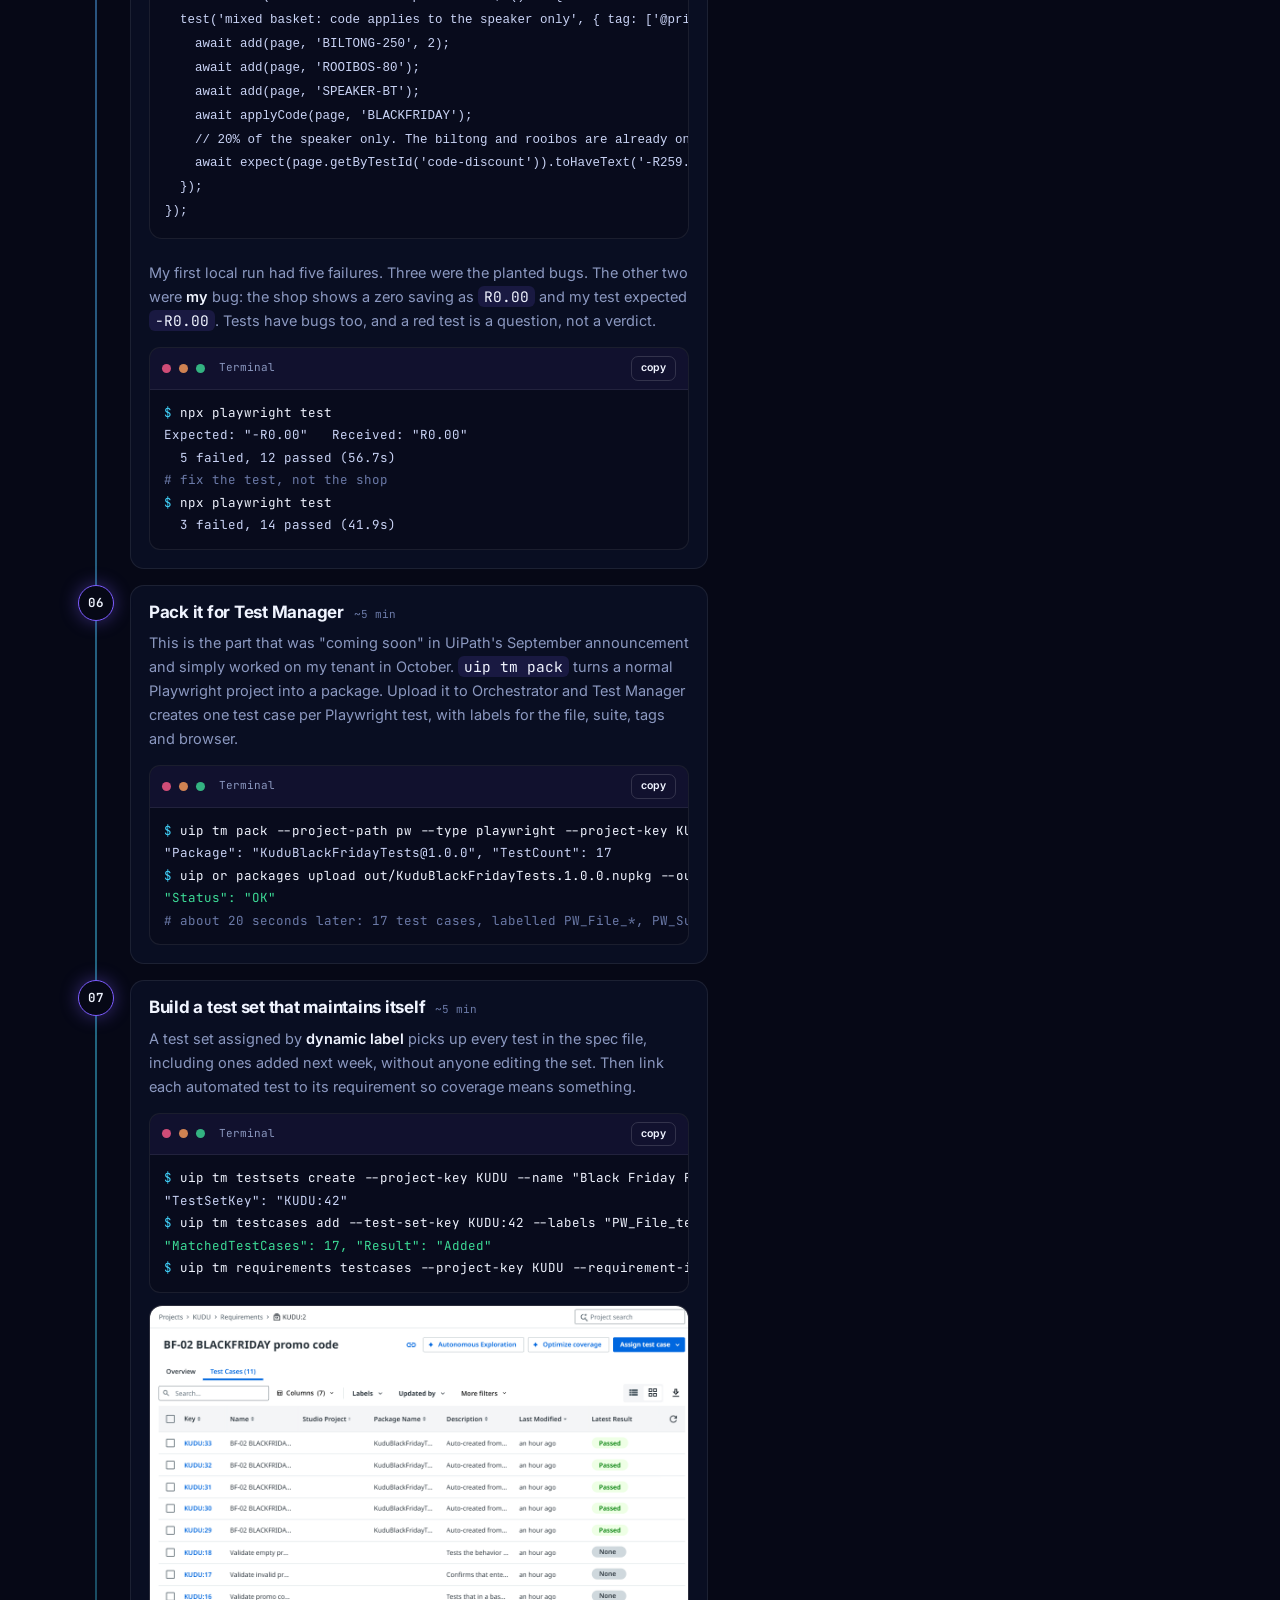
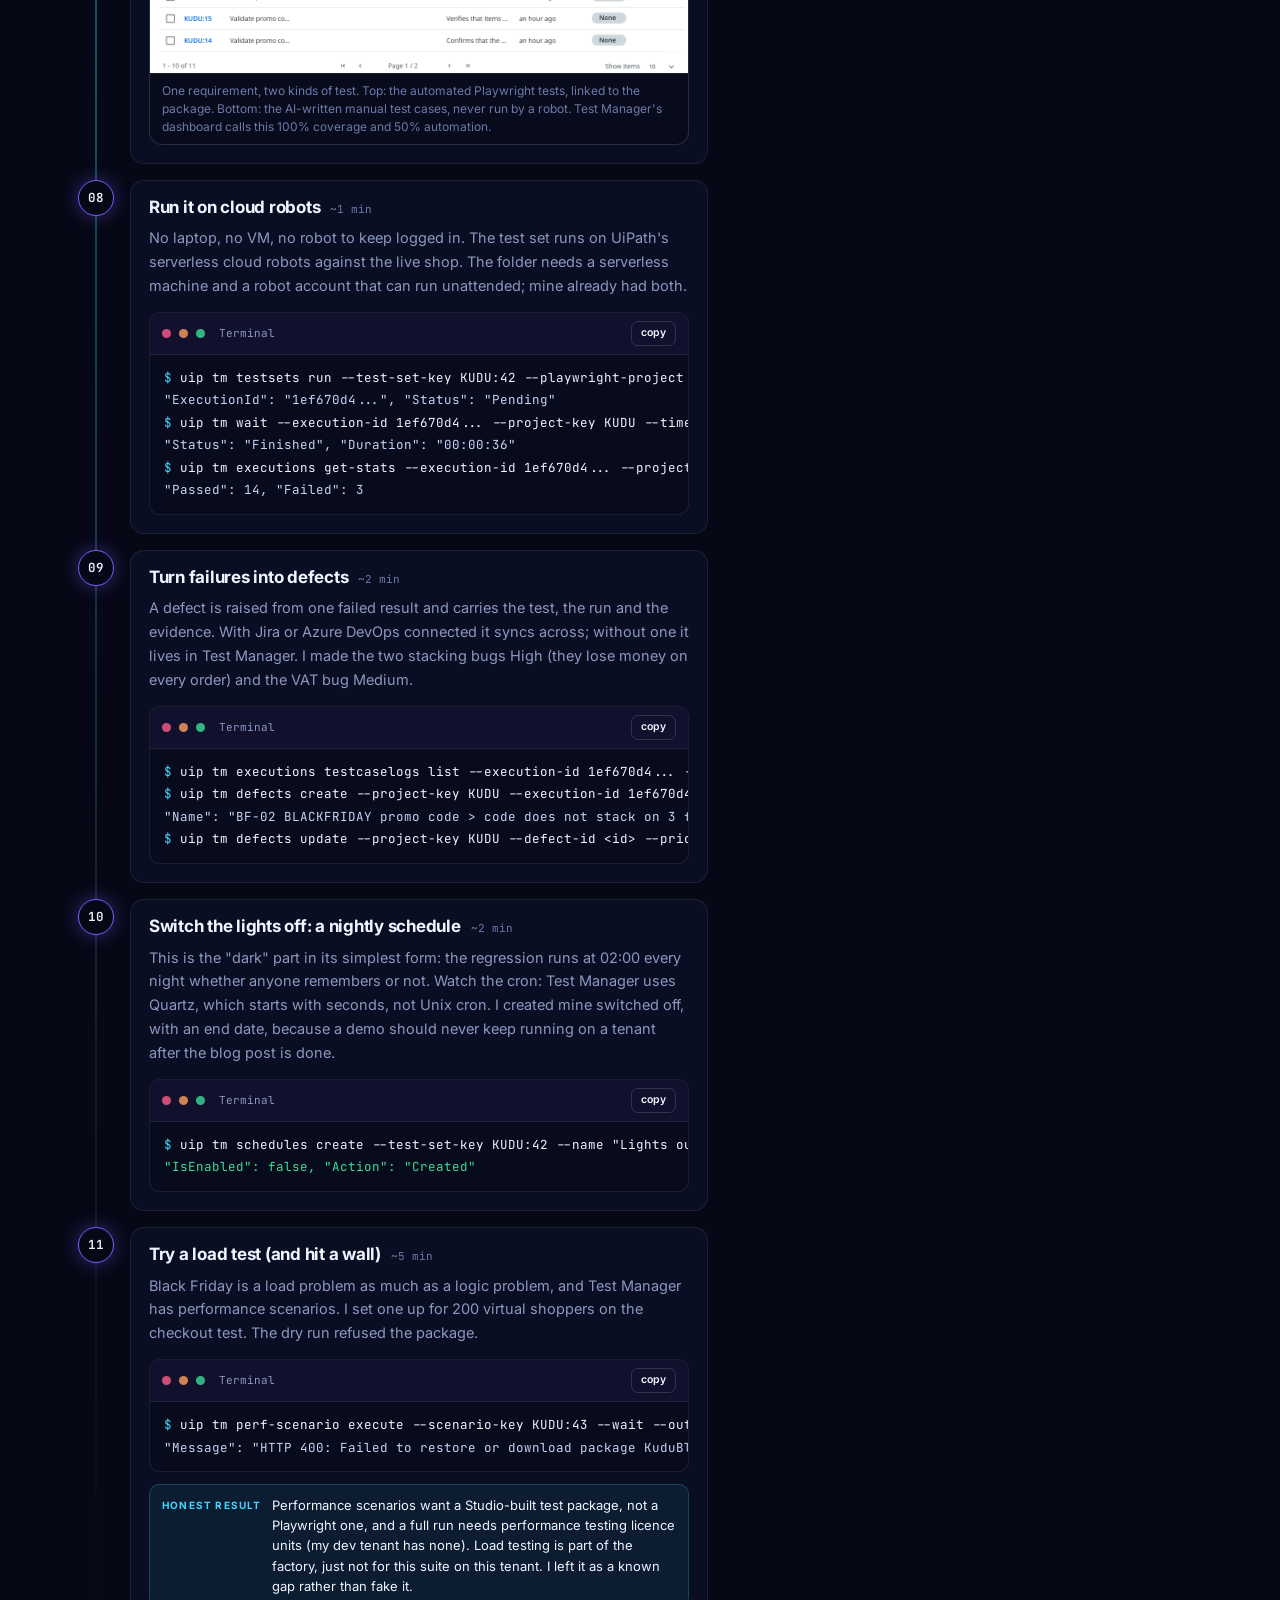
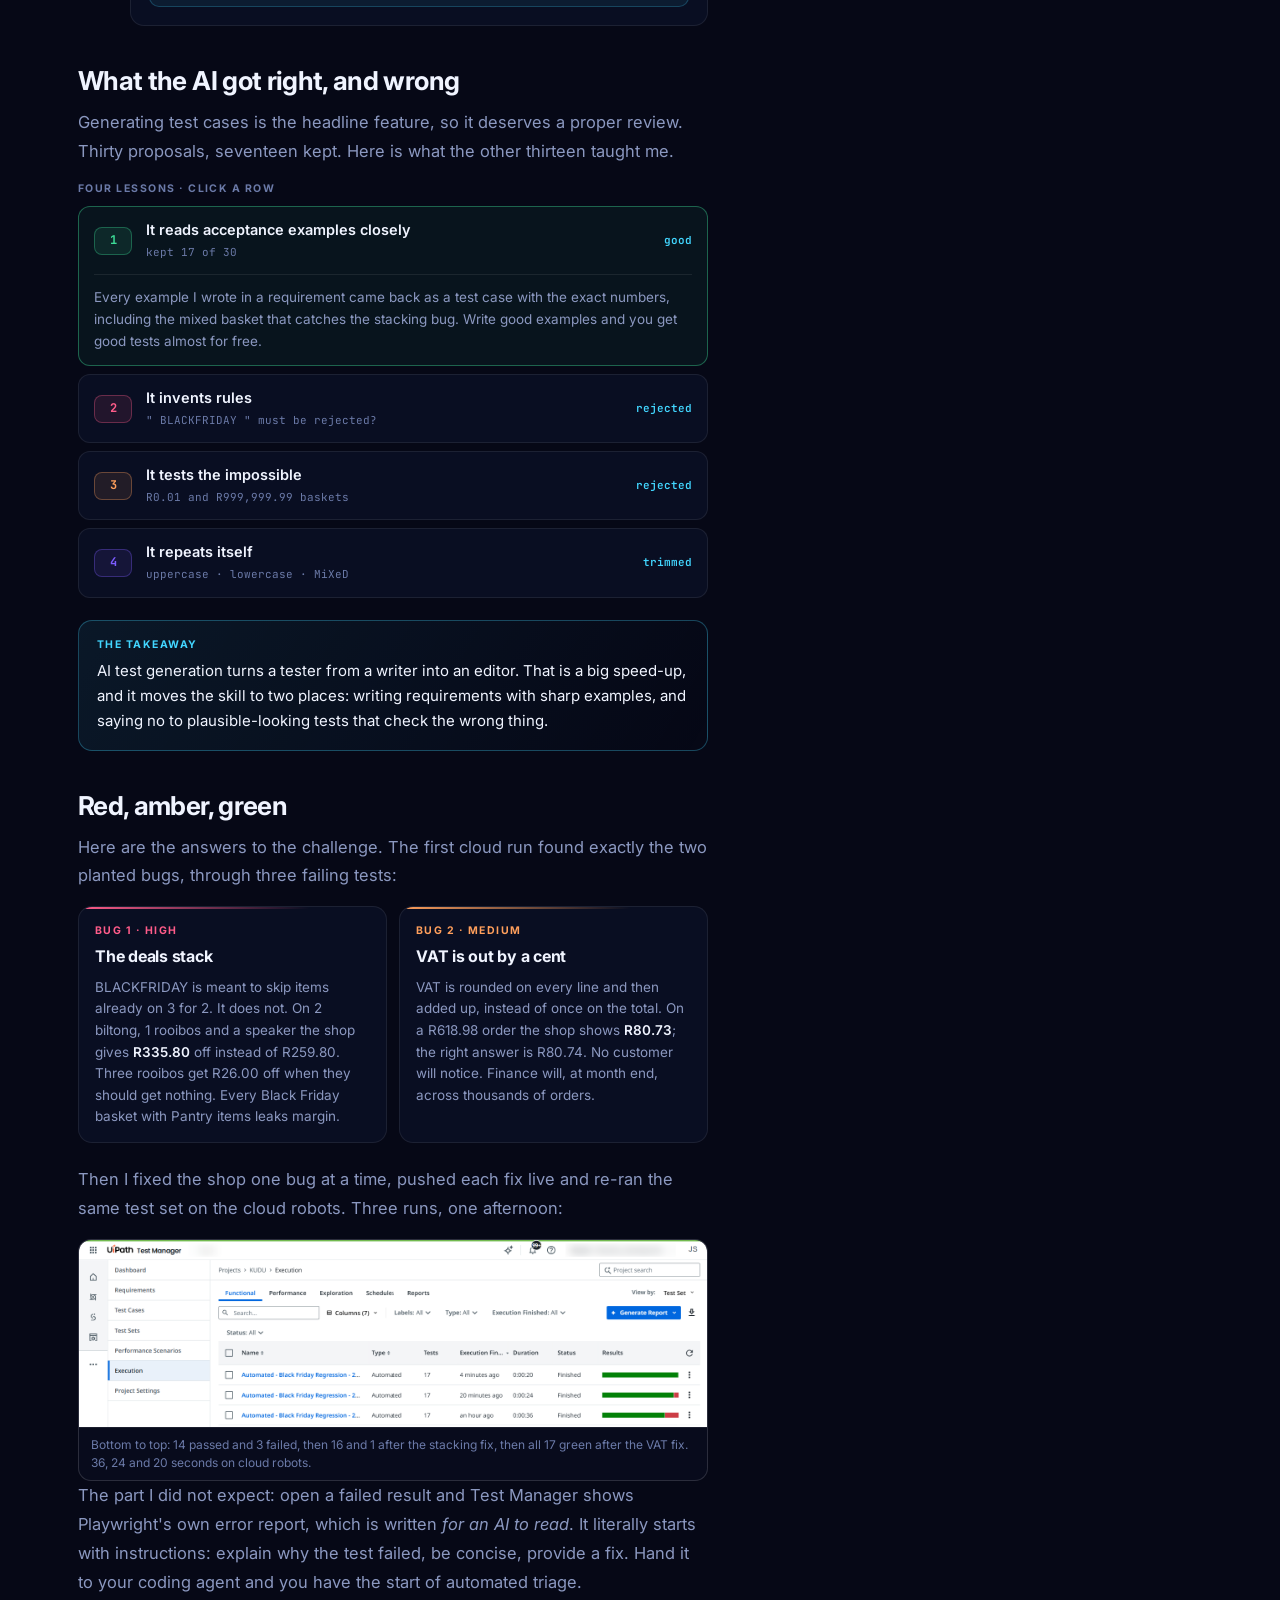
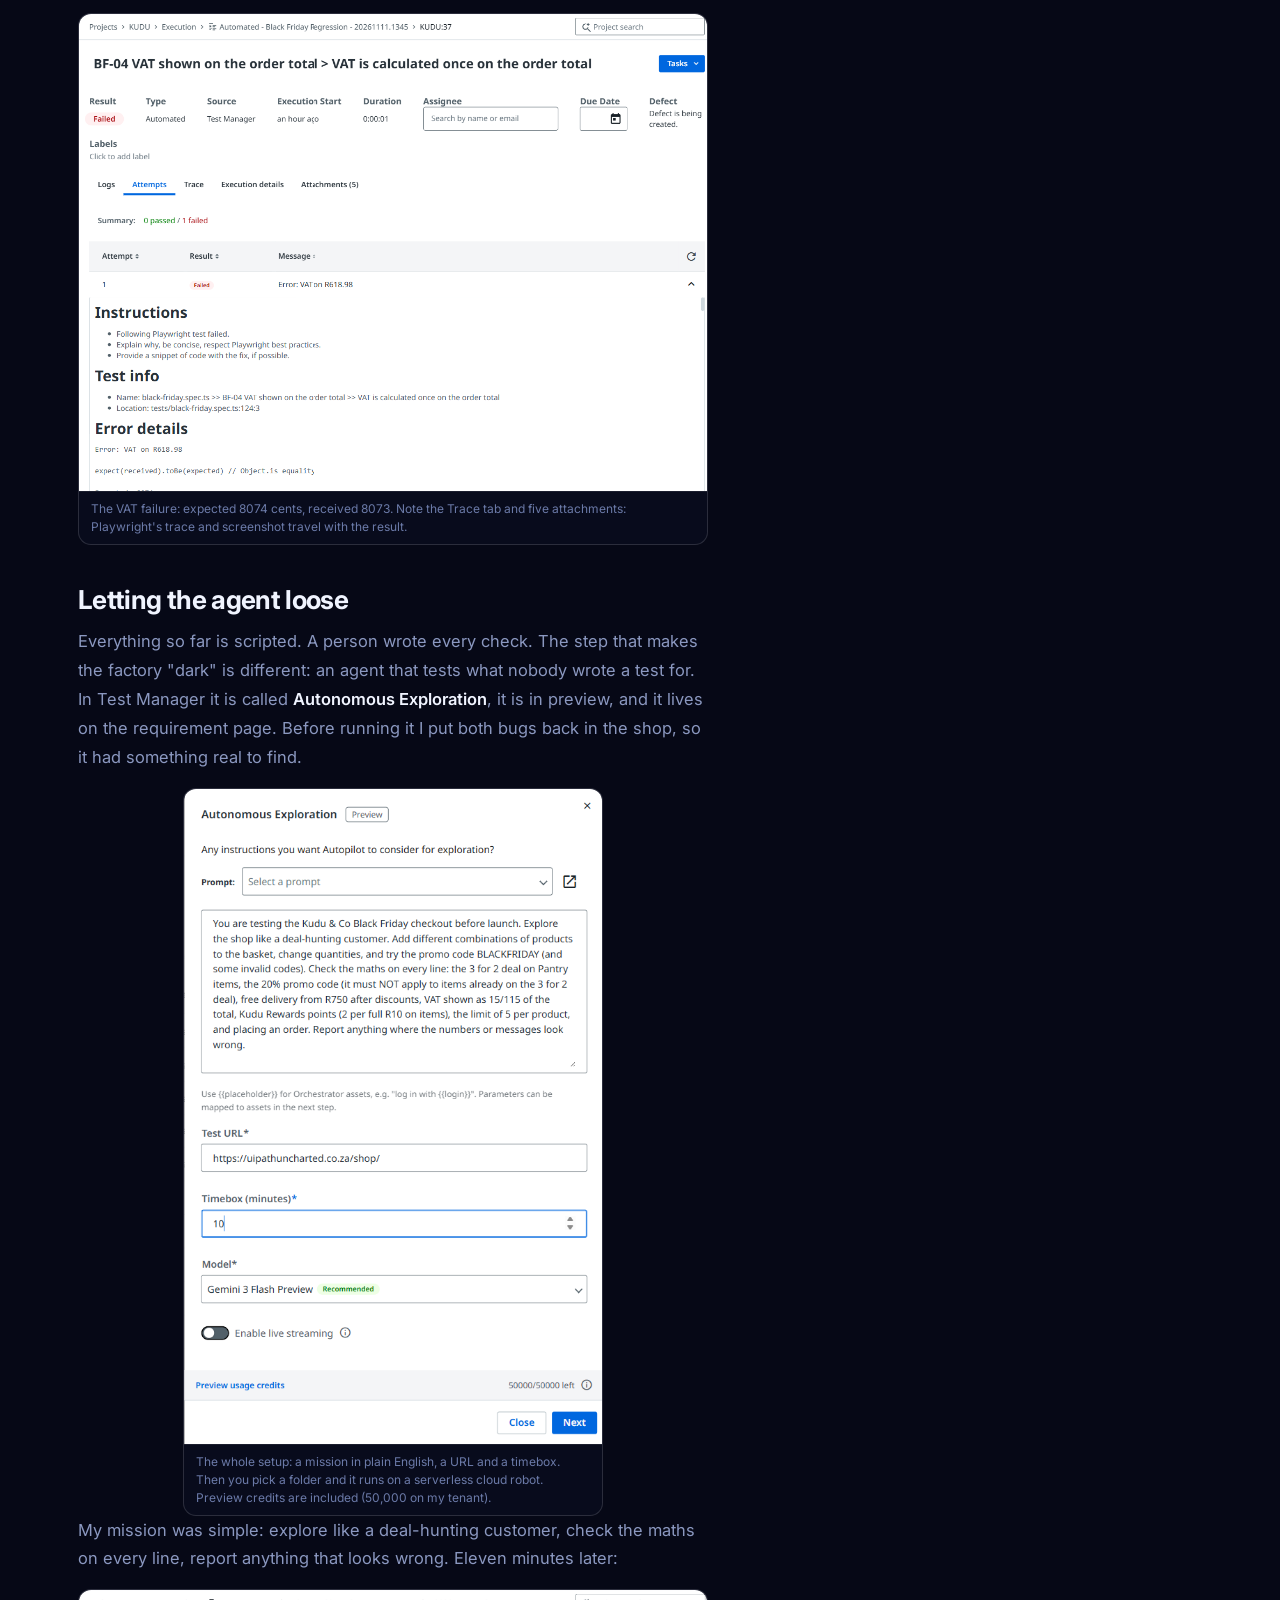
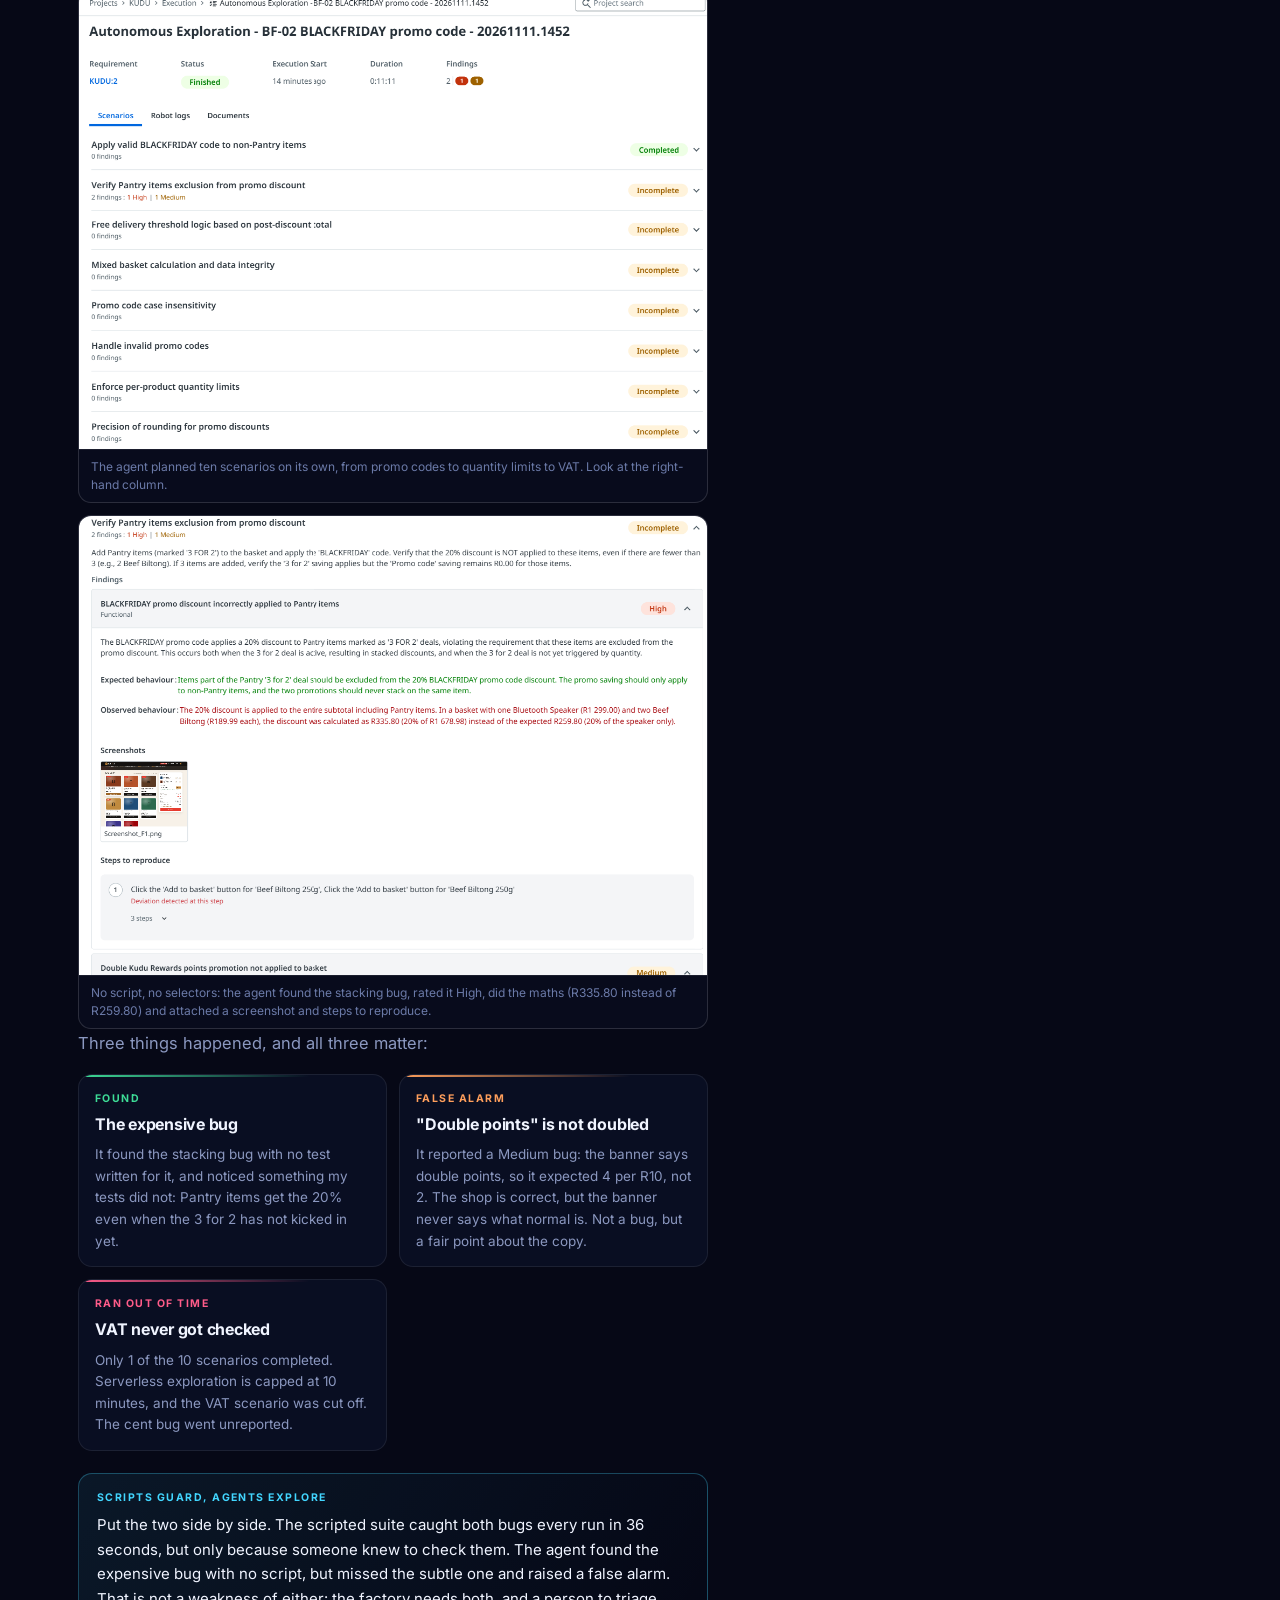
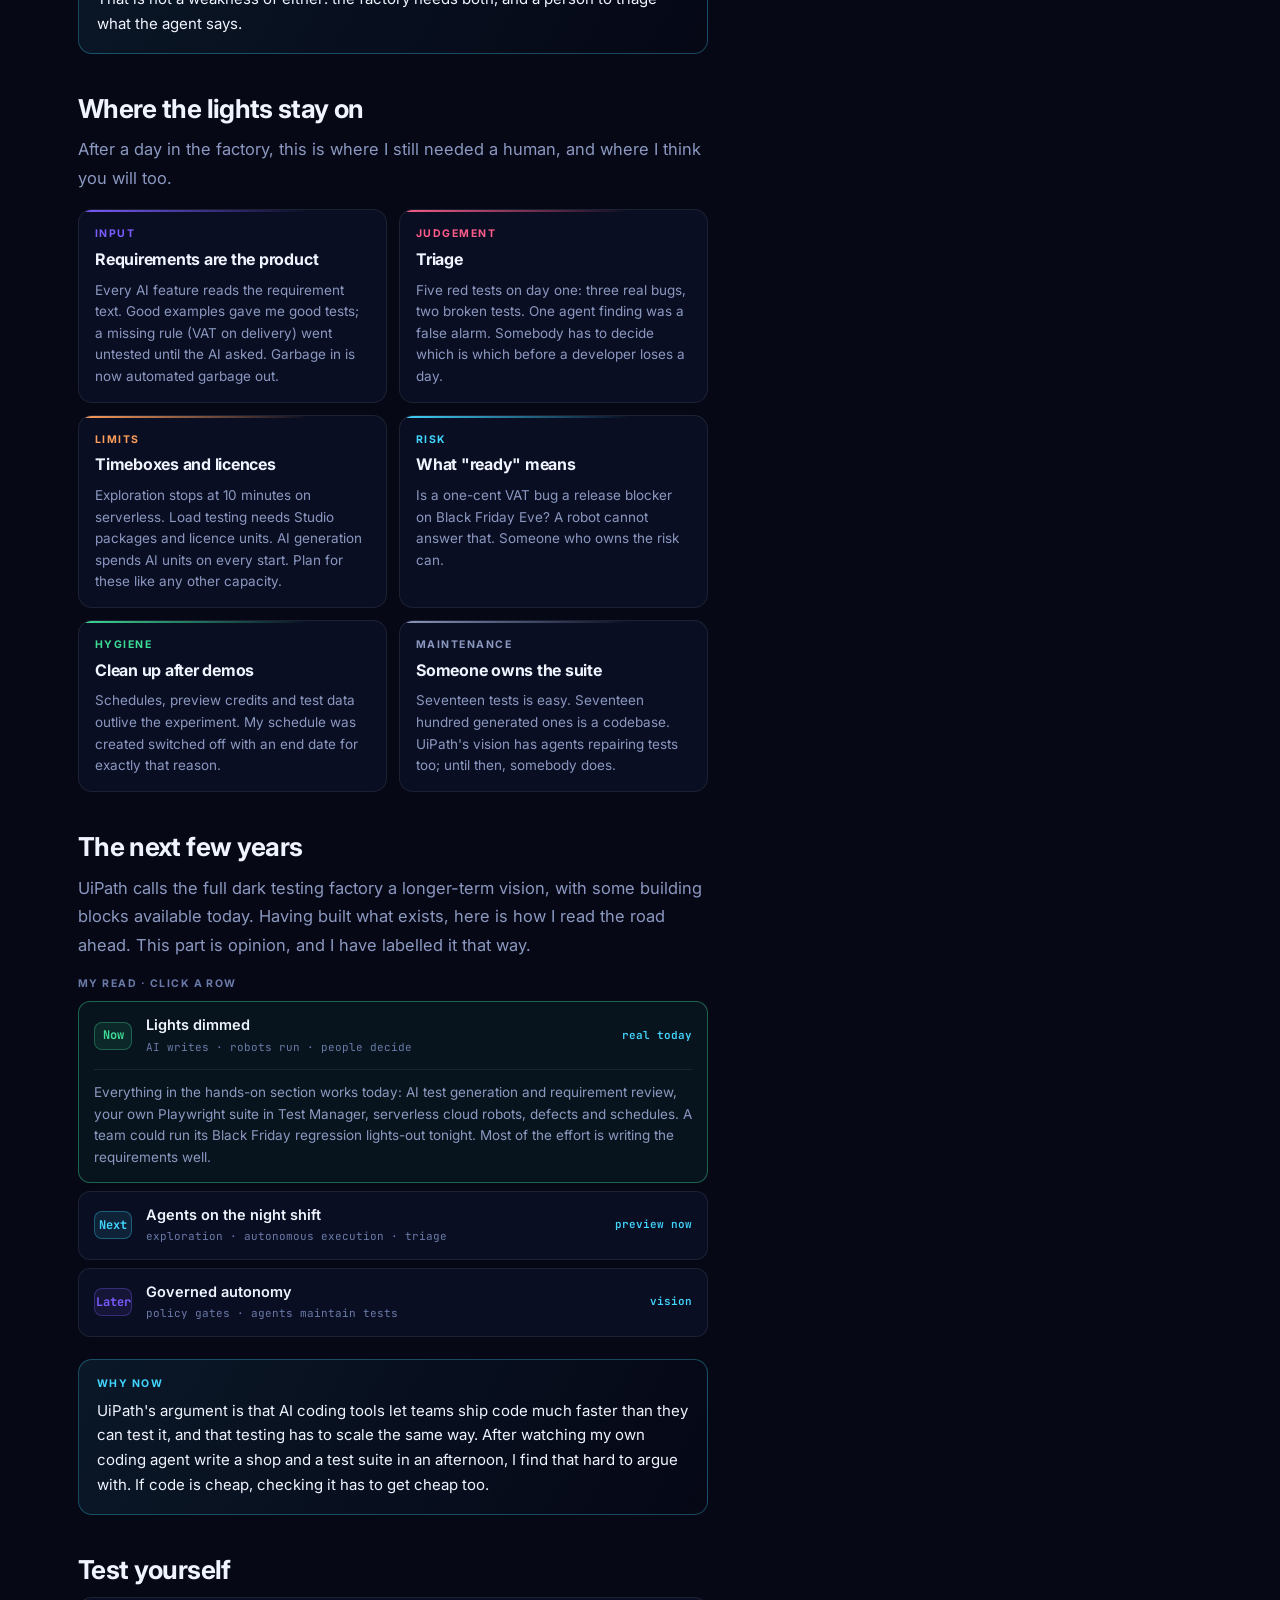
<file: blog/dark-testing-factory/index.html>
<!DOCTYPE html>
<html lang="en">
<head>
  <meta charset="UTF-8" />
  <meta name="viewport" content="width=device-width, initial-scale=1.0" />
  <title>The Dark Testing Factory: lights out, quality on · UiPath Uncharted</title>
  <meta name="description" content="A hands-on build of UiPath's dark testing factory on a Black Friday checkout: requirements, AI-written test cases, Playwright on cloud robots, defects, a nightly schedule and an autonomous agent that explores the shop with no script. What works today, what is still a vision." />
  <meta name="theme-color" content="#060816" />
  <meta property="og:type" content="article" />
  <meta property="og:site_name" content="UiPath Uncharted" />
  <meta property="og:title" content="The Dark Testing Factory: lights out, quality on · UiPath Uncharted" />
  <meta property="og:description" content="A hands-on build of UiPath's dark testing factory on a Black Friday checkout: requirements, AI-written test cases, Playwright on cloud robots, defects, a nightly schedule and an autonomous agent that explores the shop with no script." />
  <meta property="og:url" content="https://uipathuncharted.co.za/blog/dark-testing-factory/" />
  <meta property="og:image" content="https://uipathuncharted.co.za/blog/assets/dark-testing-factory-cover.jpg" />
  <meta property="og:image:width" content="1600" />
  <meta property="og:image:height" content="893" />
  <meta property="og:image:alt" content="The Dark Testing Factory: lights out, quality on" />
  <meta name="twitter:card" content="summary_large_image" />
  <link rel="canonical" href="https://uipathuncharted.co.za/blog/dark-testing-factory/" />
  <link rel="preconnect" href="https://fonts.googleapis.com" />
  <link rel="preconnect" href="https://fonts.gstatic.com" crossorigin />
  <link href="https://fonts.googleapis.com/css2?family=Inter:wght@400;500;600;700;800&family=JetBrains+Mono:wght@400;600;700&display=swap" rel="stylesheet" />
  <link rel="stylesheet" href="../blog.css" />
  <link rel="icon" type="image/png" href="../../assets/uu-mark-navy.png" />
  <link rel="apple-touch-icon" href="../../assets/uu-mark-navy.png" />
</head>
<body>
  <a class="skip-link" href="#main">Skip to content</a>
  <div class="uu-page">
    <div class="uu-progress" aria-hidden="true"><span></span></div>

    <header class="uu-header">
      <div class="uu-wrap uu-header-inner">
        <a class="uu-brand" href="../" aria-label="UiPath Uncharted Field Notes, blog home">
          <img src="../../assets/uu-mark-navy.png" alt="" width="34" height="34" />
          <span class="uu-brand-text">
            <span class="uu-brand-name">UiPath Uncharted</span>
            <span class="uu-brand-sub">Field Notes</span>
          </span>
        </a>
        <nav class="uu-nav" aria-label="Blog">
          <a href="../#feed">Writing</a>
          <a href="../#pillars">Pillars</a>
          <a class="nav-cross" href="../../">Podcast</a>
        </nav>
      </div>
    </header>

    <main id="main" class="uu-wrap post-main">
      <a class="back-link" href="../">← All writing</a>
      <div class="post-layout">
        <article>
          <header class="post-head">
            <div class="chips">
              <span class="chip chip-lg p-run">Run &amp; Scale</span>
              <span class="chip chip-status c-green">shipped</span>
              <span class="post-date">11 Oct 2026 · 18 min</span>
            </div>
            <h1 class="post-title">The Dark Testing Factory: lights out, quality on</h1>
            <p class="post-lede">Black Friday is coming, the promotions team just changed the deal rules, and the code freeze is on Friday. I built UiPath's "dark testing factory" for a fictional retailer's checkout to see how much of it is real today: AI-written test cases, robots in the cloud, a schedule that runs while everyone sleeps, and an agent that tests the shop with no script at all. Mistakes included.</p>
            <div class="author">
              <img src="../assets/jarryd-scott-avatar.jpg" alt="" width="40" height="40" />
              <div class="author-text">
                <span class="author-name">Jarryd Scott</span>
                <span class="author-role">Technical Lead, Business Automation · host of UiPath Uncharted</span>
              </div>
              <span class="author-ep">Hands-on deep dive</span>
            </div>
            <figure class="post-hero">
              <img src="../assets/dark-testing-factory-cover.jpg" alt="The Dark Testing Factory: a glowing summoning circle with testing runes around the ring and a green check mark at its centre" width="1600" height="893" />
            </figure>
          </header>
          <div class="prose">
            <h2 id="c1">Lights out, quality on</h2>
            <p>In manufacturing, a <strong>dark factory</strong> is a plant so automated it can run with the lights off. Robots build, inspect and move product through the night, and people show up to decide what gets built next. UiPath borrowed the idea for software testing and called it the <strong>dark testing factory</strong>: a quality system where test generation, execution, analysis and maintenance run around the clock inside the delivery pipeline.</p>
            <p>It sounds like a slide. So I did what this blog always does and built it. Not on a client, not on a sandbox demo someone else prepared, but on my own dev tenant, against a real (small) web shop, with every command, error and screenshot left in.</p>
            <ul class="cards">
              <li>
                <div class="info-card c-slate">
                  <span class="rail" aria-hidden="true"></span>
                  <p class="info-kicker">Lights on</p>
                  <h3 class="info-title">Testing today</h3>
                  <p class="info-body">Three testers, a spreadsheet of test cases, a regression pack that takes two days by hand, and a release that waits for all of it.</p>
                </div>
              </li>
              <li>
                <div class="info-card c-purple">
                  <span class="rail" aria-hidden="true"></span>
                  <p class="info-kicker">Lights out</p>
                  <h3 class="info-title">The factory</h3>
                  <p class="info-body">AI writes the tests from the requirements, robots run them on every change and every night, failures become defects on their own, and agents go looking for the bugs nobody wrote a test for.</p>
                </div>
              </li>
              <li>
                <div class="info-card c-green">
                  <span class="rail" aria-hidden="true"></span>
                  <p class="info-kicker">The catch</p>
                  <h3 class="info-title">Humans still decide</h3>
                  <p class="info-body">UiPath is clear that the factory is about removing people from repetitive testing work, not from quality. Somebody still decides what "ready to ship" means.</p>
                </div>
              </li>
            </ul>
            <aside class="callout is-note">
              <p class="callout-label">Before you read on: a challenge</p>
              <p class="callout-text">The shop in this post is live at <a href="../../shop/" target="_blank" rel="noopener">uipathuncharted.co.za/shop</a>. It has <strong>two deliberate bugs</strong> that cost money. Give yourself five minutes to find them before the robots spoil it for you. The answers are in section 6.</p>
            </aside>

            <h2 id="c2">The use case: Black Friday Eve at Kudu &amp; Co</h2>
            <p>Meet <strong>Kudu &amp; Co</strong>, a made-up online retailer. Think biltong, rooibos, coffee, air fryers and a kettle braai, all on special. Two weeks before Black Friday the promotions team drops the final deal rules: 3 for 2 on Pantry items, 20% off with a promo code, free delivery over R750, double loyalty points and a limit of 5 per product. The code freeze is in five days. The test team is three people.</p>
            <p>If you have ever worked retail in South Africa (or anywhere, really), you know how this ends: somebody tests the happy path, somebody else tests the code on one product, and on the night a customer discovers that two deals stack and the shop gives away margin until Monday.</p>
            <figure class="figure shot">
              <img src="../assets/dtf-01-shop.png" alt="The Kudu &amp; Co demo shop: a Black Friday banner with four deals, Pantry products marked 3 for 2, and a basket with biltong, rooibos and a Bluetooth speaker with the BLACKFRIDAY code applied" width="1360" height="860" loading="lazy" />
              <figcaption>The system under test. Biltong, rooibos and a speaker, with BLACKFRIDAY applied. Look closely at the promo code saving.</figcaption>
            </figure>
            <aside class="callout is-note">
              <p class="callout-label">About the shop</p>
              <p class="callout-text">Kudu &amp; Co is fictional. The shop is one HTML page I built for this post, with no backend, and nothing is for sale. Everything else is real: the Test Manager project, the AI output, the Playwright runs on UiPath's cloud robots, the defects and the autonomous agent all ran on my dev tenant, and every screenshot is from there. I planted two bugs in the pricing code, the kind that slip through a busy release: one that costs money on every order, and one that is only off by a cent.</p>
            </aside>
            <p>The promotions brief became seven requirements. They are short on purpose, the way real ones are:</p>
            <ul class="meta-pills">
              <li>BF-01 3 for 2 on Pantry</li>
              <li>BF-02 BLACKFRIDAY code</li>
              <li>BF-03 Delivery</li>
              <li>BF-04 VAT</li>
              <li>BF-05 Rewards points</li>
              <li>BF-06 Limit of 5</li>
              <li>BF-07 Place an order</li>
            </ul>

            <h2 id="c3">From lights on to lights out</h2>
            <p>UiPath describes the factory as a maturity path, not a product you buy. Here is that path as I would explain it to a client, with an honest label on each step: what you can use today, what is in preview, and what is still a vision. Click through.</p>
            <div class="stages" data-stages>
              <div class="stage-tabs" role="tablist" aria-label="The testing maturity path">
                <button type="button" class="stage-tab" role="tab" id="dstage-tab-1" aria-controls="dstage-panel-1" aria-selected="true">
                  <span class="stage-tab-n">01</span><span>Manual</span>
                </button>
                <button type="button" class="stage-tab" role="tab" id="dstage-tab-2" aria-controls="dstage-panel-2" aria-selected="false" tabindex="-1">
                  <span class="stage-tab-n">02</span><span>Scripted</span>
                </button>
                <button type="button" class="stage-tab" role="tab" id="dstage-tab-3" aria-controls="dstage-panel-3" aria-selected="false" tabindex="-1">
                  <span class="stage-tab-n">03</span><span>AI-assisted</span>
                </button>
                <button type="button" class="stage-tab" role="tab" id="dstage-tab-4" aria-controls="dstage-panel-4" aria-selected="false" tabindex="-1">
                  <span class="stage-tab-n">04</span><span>Agentic</span>
                </button>
                <button type="button" class="stage-tab" role="tab" id="dstage-tab-5" aria-controls="dstage-panel-5" aria-selected="false" tabindex="-1">
                  <span class="stage-tab-n">05</span><span>Dark</span>
                </button>
              </div>
              <div class="stage-body">
                <div class="stage-bar" aria-hidden="true"><span></span></div>
                <div class="stage-panel" role="tabpanel" id="dstage-panel-1" aria-labelledby="dstage-tab-1">
                  <h3 class="stage-title">People click through test scripts</h3>
                  <p class="stage-text">Test cases live in a tool or a spreadsheet and a tester runs each one by hand. Thorough when there is time, skipped when there is not. Most teams still have a lot of this.</p>
                  <ul class="meta-pills">
                    <li>Available today</li>
                    <li>Test Manager manual runs</li>
                  </ul>
                </div>
                <div class="stage-panel" role="tabpanel" id="dstage-panel-2" aria-labelledby="dstage-tab-2" hidden>
                  <h3 class="stage-title">Robots run the scripts</h3>
                  <p class="stage-text">Studio test automation or, new this year, your own Playwright suite, packaged and run by Test Manager on cloud robots. A person still writes every test and decides when to run it.</p>
                  <ul class="meta-pills">
                    <li>Available today</li>
                    <li>Used in this post</li>
                  </ul>
                </div>
                <div class="stage-panel" role="tabpanel" id="dstage-panel-3" aria-labelledby="dstage-tab-3" hidden>
                  <h3 class="stage-title">AI writes and reviews the tests</h3>
                  <p class="stage-text">Test Manager reads a requirement and proposes test cases, critiques the requirement itself, and flags test cases that no longer match. A person reviews what it produces.</p>
                  <ul class="meta-pills">
                    <li>Available today</li>
                    <li>Used in this post</li>
                  </ul>
                </div>
                <div class="stage-panel" role="tabpanel" id="dstage-panel-4" aria-labelledby="dstage-tab-4" hidden>
                  <h3 class="stage-title">Agents test on their own</h3>
                  <p class="stage-text">You give an agent a mission and a URL and it explores the application, invents its own scenarios and reports findings with screenshots and repro steps. UiPath has also announced Autopilot running a manual test case with no automation behind it.</p>
                  <ul class="meta-pills">
                    <li>Preview</li>
                    <li>Autonomous Exploration used in this post</li>
                  </ul>
                </div>
                <div class="stage-panel" role="tabpanel" id="dstage-panel-5" aria-labelledby="dstage-tab-5" hidden>
                  <h3 class="stage-title">Governed autonomy</h3>
                  <p class="stage-text">Agents generate, run, triage and repair tests continuously inside the pipeline, under policy. People set the rules: acceptable risk, who signs off and what "done" means for a release. UiPath's words: testers "move from running tests to governing the system that runs them".</p>
                  <ul class="meta-pills">
                    <li>Vision</li>
                    <li>Building blocks exist</li>
                  </ul>
                </div>
                <div class="stage-nav">
                  <button type="button" class="mini-btn" data-prev>← prev</button>
                  <button type="button" class="mini-btn is-accent" data-next>next →</button>
                </div>
              </div>
            </div>
            <p>The rest of this post climbs that path one step at a time on the Kudu &amp; Co checkout: scripts first, then AI, then an agent, and an honest look at how close step five really is.</p>

            <h2 id="c4">Hands-on: building the factory</h2>
            <p>I drove all of this from Claude Code with the UiPath skills loaded, mostly the <code>uipath-test</code> skill, which teaches the agent to use <code>uip tm</code>, the Test Manager part of the UiPath CLI. Every command below is one that ran, and every output is real (trimmed for length). The screens at the end are Test Manager in the browser.</p>
            <div class="walkthrough">
              <div class="prereqs">
                <span class="eyebrow-label">You need</span>
                <span class="prereq">The UiPath CLI (uip)</span>
                <span class="prereq">A coding agent with the UiPath skills</span>
                <span class="prereq">Test Manager on your tenant</span>
                <span class="prereq">Node.js for Playwright</span>
              </div>
              <ol class="steps">
                <li class="step">
                  <span class="step-n" aria-hidden="true">01</span>
                  <div class="step-card">
                    <div class="step-head">
                      <h3>Check the tenant, then create a project</h3>
                      <span class="step-time">~5 min</span>
                    </div>
                    <p class="step-body">Confirm you are in the right tenant before you create anything, then create a Test Manager project and give it a default Orchestrator folder. Runs resolve packages and robots through that folder.</p>
                    <div class="term-stack">
                      <div class="term">
                        <div class="code-head">
                          <span class="term-dot" aria-hidden="true"></span><span class="term-dot" aria-hidden="true"></span><span class="term-dot" aria-hidden="true"></span>
                          <span class="code-file">Terminal</span>
                          <button type="button" class="copy-btn" data-copy aria-live="polite">copy</button>
                        </div>
                        <div class="term-body">
                          <div class="ln ln-p"><span class="pfx" aria-hidden="true">$ </span><span class="txt">uip login status --output json</span></div>
                          <div class="ln ln-p"><span class="pfx" aria-hidden="true">$ </span><span class="txt">uip tm project create --name "Kudu &amp; Co Black Friday" --project-key KUDU --output json</span></div>
                          <div class="ln ln-o"><span class="txt">"ProjectKey": "KUDU", "Name": "Kudu &amp; Co Black Friday"</span></div>
                          <div class="ln ln-p"><span class="pfx" aria-hidden="true">$ </span><span class="txt">uip tm project set-default-folder --project-key KUDU --folder-key &lt;folder-key&gt; --output json</span></div>
                          <div class="ln ln-ok"><span class="txt">"Result": "Updated"</span></div>
                        </div>
                      </div>
                    </div>
                  </div>
                </li>
                <li class="step">
                  <span class="step-n" aria-hidden="true">02</span>
                  <div class="step-card">
                    <div class="step-head">
                      <h3>Load the requirements</h3>
                      <span class="step-time">~15 min</span>
                    </div>
                    <p class="step-body">Each Black Friday rule becomes a requirement with rules and acceptance examples. This is the most important step in the whole factory: every AI feature downstream reads these descriptions, so vague requirements give you vague tests.</p>
                    <div class="term-stack">
                      <div class="term">
                        <div class="code-head">
                          <span class="term-dot" aria-hidden="true"></span><span class="term-dot" aria-hidden="true"></span><span class="term-dot" aria-hidden="true"></span>
                          <span class="code-file">Terminal</span>
                          <button type="button" class="copy-btn" data-copy aria-live="polite">copy</button>
                        </div>
                        <div class="term-body">
                          <div class="ln ln-p"><span class="pfx" aria-hidden="true">$ </span><span class="txt">uip tm requirements create --project-key KUDU --name "BF-02 BLACKFRIDAY promo code" --description "$(cat bf-02.md)" --external-reference PROMO-102 --output json</span></div>
                          <div class="ln ln-ok"><span class="txt">"Key": "KUDU:2"</span></div>
                          <div class="ln ln-c"><span class="txt"># ...and six more, KUDU:1 to KUDU:7</span></div>
                        </div>
                      </div>
                    </div>
                    <figure class="figure shot">
                      <img src="../assets/dtf-02-requirement.png" alt="The BF-02 BLACKFRIDAY promo code requirement in Test Manager, with rules, acceptance examples, and buttons for Autonomous Exploration, Optimize coverage and Evaluate Requirement" width="1176" height="612" loading="lazy" />
                      <figcaption>BF-02 in Test Manager. Note the AI buttons: Evaluate Requirement, Optimize coverage and Autonomous Exploration. We use all three ideas in this post.</figcaption>
                    </figure>
                  </div>
                </li>
                <li class="step">
                  <span class="step-n" aria-hidden="true">03</span>
                  <div class="step-card">
                    <div class="step-head">
                      <h3>Let the AI write test cases</h3>
                      <span class="step-time">~1 min each</span>
                    </div>
                    <p class="step-body">One command starts a background AI job that reads the requirement and proposes test cases with steps and expected results. Each start uses AI units, so start it once and reuse the job id to review and create. I ran it on the three money rules: 3 for 2, the promo code and VAT.</p>
                    <div class="term-stack">
                      <div class="term">
                        <div class="code-head">
                          <span class="term-dot" aria-hidden="true"></span><span class="term-dot" aria-hidden="true"></span><span class="term-dot" aria-hidden="true"></span>
                          <span class="code-file">Terminal</span>
                          <button type="button" class="copy-btn" data-copy aria-live="polite">copy</button>
                        </div>
                        <div class="term-body">
                          <div class="ln ln-p"><span class="pfx" aria-hidden="true">$ </span><span class="txt">uip tm requirements generate-testcases --project-key KUDU --requirement-key KUDU:2 --wait --timeout 540 --output json</span></div>
                          <div class="ln ln-o"><span class="txt">[wait] AI activity ca7f178a... reached terminal status: Processed (took 00:00:30)</span></div>
                          <div class="ln ln-o"><span class="txt"> #1  Validate promo code BLACKFRIDAY applies 20% discount to non-discounted item</span></div>
                          <div class="ln ln-o"><span class="txt"> #5  Validate promo code applies only to non-discounted items in mixed basket</span></div>
                          <div class="ln ln-o"><span class="txt">#10  Validate promo code with leading and trailing spaces is rejected</span></div>
                          <div class="ln ln-c"><span class="txt"># 10 proposals. I kept six. More on #10 below.</span></div>
                          <div class="ln ln-p"><span class="pfx" aria-hidden="true">$ </span><span class="txt">uip tm requirements generate-testcases --project-key KUDU --activity-id ca7f178a... --create --select 1 2 4 5 6 9 --output json</span></div>
                          <div class="ln ln-ok"><span class="txt">"Result": "Success"  (6 created, labelled autopilot-generated)</span></div>
                        </div>
                      </div>
                    </div>
                    <div class="tip">
                      <span class="tip-label">Review, don't rubber-stamp</span>
                      <p class="tip-text">Across three requirements the AI proposed 30 test cases in about 30 seconds each. I kept 17. Section 5 explains the 13 I rejected, because that is where the human earns their place.</p>
                    </div>
                  </div>
                </li>
                <li class="step">
                  <span class="step-n" aria-hidden="true">04</span>
                  <div class="step-card">
                    <div class="step-head">
                      <h3>Let the AI critique a requirement</h3>
                      <span class="step-time">~1 min</span>
                    </div>
                    <p class="step-body">The same AI can review a requirement before anyone builds against it. I pointed it at the delivery rule. It came back with twelve suggestions, and some were sharp.</p>
                    <div class="term-stack">
                      <div class="term">
                        <div class="code-head">
                          <span class="term-dot" aria-hidden="true"></span><span class="term-dot" aria-hidden="true"></span><span class="term-dot" aria-hidden="true"></span>
                          <span class="code-file">Terminal</span>
                          <button type="button" class="copy-btn" data-copy aria-live="polite">copy</button>
                        </div>
                        <div class="term-body">
                          <div class="ln ln-p"><span class="pfx" aria-hidden="true">$ </span><span class="txt">uip tm requirements evaluate --project-key KUDU --requirement-key KUDU:3 --wait --timeout 540 --output json</span></div>
                          <div class="ln ln-o"><span class="txt">* The R99.00 delivery fee doesn't say whether it includes VAT. In South Africa, VAT typically applies to delivery fees.</span></div>
                          <div class="ln ln-o"><span class="txt">* Define whether R749.99, R750.00 and R750.01 each qualify for free delivery.</span></div>
                          <div class="ln ln-o"><span class="txt">* The requirement mentions '3 for 2 deal' but provides no details about how this promotion works.</span></div>
                          <div class="ln ln-c"><span class="txt"># ...12 in total</span></div>
                        </div>
                      </div>
                    </div>
                    <div class="tip">
                      <span class="tip-label">Read between the lines</span>
                      <p class="tip-text">The VAT-on-delivery question is a genuinely good catch: my requirement never said. The third one shows a limit: the 3 for 2 rules are fully defined in BF-01, but the AI reads each requirement on its own, so it cannot see them.</p>
                    </div>
                  </div>
                </li>
                <li class="step">
                  <span class="step-n" aria-hidden="true">05</span>
                  <div class="step-card">
                    <div class="step-head">
                      <h3>Automate with Playwright</h3>
                      <span class="step-time">~1 hour</span>
                    </div>
                    <p class="step-body">The AI test cases describe what to check; something still has to click. I wrote a 17-test Playwright suite, one <code>describe</code> block per requirement, using the shop's <code>data-testid</code> attributes. Here is the test that matters most:</p>
                    <div class="code-win">
                      <div class="code-head">
                        <span class="code-file">tests/black-friday.spec.ts</span>
                        <button type="button" class="copy-btn" data-copy aria-live="polite">copy</button>
                      </div>
                      <pre><code>test.describe('BF-02 BLACKFRIDAY promo code', () =&gt; {
  test('mixed basket: code applies to the speaker only', { tag: ['@pricing', '@money'] }, async ({ page }) =&gt; {
    await add(page, 'BILTONG-250', 2);
    await add(page, 'ROOIBOS-80');
    await add(page, 'SPEAKER-BT');
    await applyCode(page, 'BLACKFRIDAY');
    // 20% of the speaker only. The biltong and rooibos are already on 3 for 2.
    await expect(page.getByTestId('code-discount')).toHaveText('-R259.80');
  });
});</code></pre>
                    </div>
                    <p class="step-body">My first local run had five failures. Three were the planted bugs. The other two were <strong>my</strong> bug: the shop shows a zero saving as <code>R0.00</code> and my test expected <code>-R0.00</code>. Tests have bugs too, and a red test is a question, not a verdict.</p>
                    <div class="term-stack">
                      <div class="term">
                        <div class="code-head">
                          <span class="term-dot" aria-hidden="true"></span><span class="term-dot" aria-hidden="true"></span><span class="term-dot" aria-hidden="true"></span>
                          <span class="code-file">Terminal</span>
                          <button type="button" class="copy-btn" data-copy aria-live="polite">copy</button>
                        </div>
                        <div class="term-body">
                          <div class="ln ln-p"><span class="pfx" aria-hidden="true">$ </span><span class="txt">npx playwright test</span></div>
                          <div class="ln ln-o"><span class="txt">Expected: "-R0.00"   Received: "R0.00"</span></div>
                          <div class="ln ln-o"><span class="txt">  5 failed, 12 passed (56.7s)</span></div>
                          <div class="ln ln-c"><span class="txt"># fix the test, not the shop</span></div>
                          <div class="ln ln-p"><span class="pfx" aria-hidden="true">$ </span><span class="txt">npx playwright test</span></div>
                          <div class="ln ln-o"><span class="txt">  3 failed, 14 passed (41.9s)</span></div>
                        </div>
                      </div>
                    </div>
                  </div>
                </li>
                <li class="step">
                  <span class="step-n" aria-hidden="true">06</span>
                  <div class="step-card">
                    <div class="step-head">
                      <h3>Pack it for Test Manager</h3>
                      <span class="step-time">~5 min</span>
                    </div>
                    <p class="step-body">This is the part that was "coming soon" in UiPath's September announcement and simply worked on my tenant in October. <code>uip tm pack</code> turns a normal Playwright project into a package. Upload it to Orchestrator and Test Manager creates one test case per Playwright test, with labels for the file, suite, tags and browser.</p>
                    <div class="term-stack">
                      <div class="term">
                        <div class="code-head">
                          <span class="term-dot" aria-hidden="true"></span><span class="term-dot" aria-hidden="true"></span><span class="term-dot" aria-hidden="true"></span>
                          <span class="code-file">Terminal</span>
                          <button type="button" class="copy-btn" data-copy aria-live="polite">copy</button>
                        </div>
                        <div class="term-body">
                          <div class="ln ln-p"><span class="pfx" aria-hidden="true">$ </span><span class="txt">uip tm pack --project-path pw --type playwright --project-key KUDU --name KuduBlackFridayTests --package-version 1.0.0 -o out --output json</span></div>
                          <div class="ln ln-o"><span class="txt">"Package": "KuduBlackFridayTests@1.0.0", "TestCount": 17</span></div>
                          <div class="ln ln-p"><span class="pfx" aria-hidden="true">$ </span><span class="txt">uip or packages upload out/KuduBlackFridayTests.1.0.0.nupkg --output json</span></div>
                          <div class="ln ln-ok"><span class="txt">"Status": "OK"</span></div>
                          <div class="ln ln-c"><span class="txt"># about 20 seconds later: 17 test cases, labelled PW_File_*, PW_Suite_*, PW_Tag_money ...</span></div>
                        </div>
                      </div>
                    </div>
                  </div>
                </li>
                <li class="step">
                  <span class="step-n" aria-hidden="true">07</span>
                  <div class="step-card">
                    <div class="step-head">
                      <h3>Build a test set that maintains itself</h3>
                      <span class="step-time">~5 min</span>
                    </div>
                    <p class="step-body">A test set assigned by <strong>dynamic label</strong> picks up every test in the spec file, including ones added next week, without anyone editing the set. Then link each automated test to its requirement so coverage means something.</p>
                    <div class="term-stack">
                      <div class="term">
                        <div class="code-head">
                          <span class="term-dot" aria-hidden="true"></span><span class="term-dot" aria-hidden="true"></span><span class="term-dot" aria-hidden="true"></span>
                          <span class="code-file">Terminal</span>
                          <button type="button" class="copy-btn" data-copy aria-live="polite">copy</button>
                        </div>
                        <div class="term-body">
                          <div class="ln ln-p"><span class="pfx" aria-hidden="true">$ </span><span class="txt">uip tm testsets create --project-key KUDU --name "Black Friday Regression" --output json</span></div>
                          <div class="ln ln-o"><span class="txt">"TestSetKey": "KUDU:42"</span></div>
                          <div class="ln ln-p"><span class="pfx" aria-hidden="true">$ </span><span class="txt">uip tm testcases add --test-set-key KUDU:42 --labels "PW_File_tests/black-friday.spec.ts" --dynamic --output json</span></div>
                          <div class="ln ln-ok"><span class="txt">"MatchedTestCases": 17, "Result": "Added"</span></div>
                          <div class="ln ln-p"><span class="pfx" aria-hidden="true">$ </span><span class="txt">uip tm requirements testcases --project-key KUDU --requirement-id &lt;id&gt; --add-testcase-ids &lt;ids&gt; --output json</span></div>
                        </div>
                      </div>
                    </div>
                    <figure class="figure shot">
                      <img src="../assets/dtf-03-tests.png" alt="The Test Cases tab of requirement BF-02: five automated Playwright test cases from package KuduBlackFridayTests showing Passed, and six AI-generated manual test cases showing None" width="1176" height="802" loading="lazy" />
                      <figcaption>One requirement, two kinds of test. Top: the automated Playwright tests, linked to the package. Bottom: the AI-written manual test cases, never run by a robot. Test Manager's dashboard calls this 100% coverage and 50% automation.</figcaption>
                    </figure>
                  </div>
                </li>
                <li class="step">
                  <span class="step-n" aria-hidden="true">08</span>
                  <div class="step-card">
                    <div class="step-head">
                      <h3>Run it on cloud robots</h3>
                      <span class="step-time">~1 min</span>
                    </div>
                    <p class="step-body">No laptop, no VM, no robot to keep logged in. The test set runs on UiPath's serverless cloud robots against the live shop. The folder needs a serverless machine and a robot account that can run unattended; mine already had both.</p>
                    <div class="term-stack">
                      <div class="term">
                        <div class="code-head">
                          <span class="term-dot" aria-hidden="true"></span><span class="term-dot" aria-hidden="true"></span><span class="term-dot" aria-hidden="true"></span>
                          <span class="code-file">Terminal</span>
                          <button type="button" class="copy-btn" data-copy aria-live="polite">copy</button>
                        </div>
                        <div class="term-body">
                          <div class="ln ln-p"><span class="pfx" aria-hidden="true">$ </span><span class="txt">uip tm testsets run --test-set-key KUDU:42 --playwright-project chromium --output json</span></div>
                          <div class="ln ln-o"><span class="txt">"ExecutionId": "1ef670d4...", "Status": "Pending"</span></div>
                          <div class="ln ln-p"><span class="pfx" aria-hidden="true">$ </span><span class="txt">uip tm wait --execution-id 1ef670d4... --project-key KUDU --timeout 120 --output json</span></div>
                          <div class="ln ln-o"><span class="txt">"Status": "Finished", "Duration": "00:00:36"</span></div>
                          <div class="ln ln-p"><span class="pfx" aria-hidden="true">$ </span><span class="txt">uip tm executions get-stats --execution-id 1ef670d4... --project-key KUDU --output json</span></div>
                          <div class="ln ln-o"><span class="txt">"Passed": 14, "Failed": 3</span></div>
                        </div>
                      </div>
                    </div>
                  </div>
                </li>
                <li class="step">
                  <span class="step-n" aria-hidden="true">09</span>
                  <div class="step-card">
                    <div class="step-head">
                      <h3>Turn failures into defects</h3>
                      <span class="step-time">~2 min</span>
                    </div>
                    <p class="step-body">A defect is raised from one failed result and carries the test, the run and the evidence. With Jira or Azure DevOps connected it syncs across; without one it lives in Test Manager. I made the two stacking bugs High (they lose money on every order) and the VAT bug Medium.</p>
                    <div class="term-stack">
                      <div class="term">
                        <div class="code-head">
                          <span class="term-dot" aria-hidden="true"></span><span class="term-dot" aria-hidden="true"></span><span class="term-dot" aria-hidden="true"></span>
                          <span class="code-file">Terminal</span>
                          <button type="button" class="copy-btn" data-copy aria-live="polite">copy</button>
                        </div>
                        <div class="term-body">
                          <div class="ln ln-p"><span class="pfx" aria-hidden="true">$ </span><span class="txt">uip tm executions testcaselogs list --execution-id 1ef670d4... --project-key KUDU --only-failed --output json</span></div>
                          <div class="ln ln-p"><span class="pfx" aria-hidden="true">$ </span><span class="txt">uip tm defects create --project-key KUDU --execution-id 1ef670d4... --test-case-id &lt;id&gt; --output json</span></div>
                          <div class="ln ln-o"><span class="txt">"Name": "BF-02 BLACKFRIDAY promo code &gt; code does not stack on 3 for 2 items - Failed"</span></div>
                          <div class="ln ln-p"><span class="pfx" aria-hidden="true">$ </span><span class="txt">uip tm defects update --project-key KUDU --defect-id &lt;id&gt; --priority High --output json</span></div>
                        </div>
                      </div>
                    </div>
                  </div>
                </li>
                <li class="step">
                  <span class="step-n" aria-hidden="true">10</span>
                  <div class="step-card">
                    <div class="step-head">
                      <h3>Switch the lights off: a nightly schedule</h3>
                      <span class="step-time">~2 min</span>
                    </div>
                    <p class="step-body">This is the "dark" part in its simplest form: the regression runs at 02:00 every night whether anyone remembers or not. Watch the cron: Test Manager uses Quartz, which starts with seconds, not Unix cron. I created mine switched off, with an end date, because a demo should never keep running on a tenant after the blog post is done.</p>
                    <div class="term-stack">
                      <div class="term">
                        <div class="code-head">
                          <span class="term-dot" aria-hidden="true"></span><span class="term-dot" aria-hidden="true"></span><span class="term-dot" aria-hidden="true"></span>
                          <span class="code-file">Terminal</span>
                          <button type="button" class="copy-btn" data-copy aria-live="polite">copy</button>
                        </div>
                        <div class="term-body">
                          <div class="ln ln-p"><span class="pfx" aria-hidden="true">$ </span><span class="txt">uip tm schedules create --test-set-key KUDU:42 --name "Lights out - nightly Black Friday regression" --cron "0 0 2 1/1 * ? *" --cron-details '{"type":4,"daily":{"atHour":2,"atMinute":0,"frequencyIndays":1}}' --recurrence recurrence --timezone Africa/Johannesburg --start-time 2026-11-11T18:00 --disable-time 2026-11-18T23:59 --disabled --output json</span></div>
                          <div class="ln ln-ok"><span class="txt">"IsEnabled": false, "Action": "Created"</span></div>
                        </div>
                      </div>
                    </div>
                  </div>
                </li>
                <li class="step">
                  <span class="step-n" aria-hidden="true">11</span>
                  <div class="step-card">
                    <div class="step-head">
                      <h3>Try a load test (and hit a wall)</h3>
                      <span class="step-time">~5 min</span>
                    </div>
                    <p class="step-body">Black Friday is a load problem as much as a logic problem, and Test Manager has performance scenarios. I set one up for 200 virtual shoppers on the checkout test. The dry run refused the package.</p>
                    <div class="term-stack">
                      <div class="term">
                        <div class="code-head">
                          <span class="term-dot" aria-hidden="true"></span><span class="term-dot" aria-hidden="true"></span><span class="term-dot" aria-hidden="true"></span>
                          <span class="code-file">Terminal</span>
                          <button type="button" class="copy-btn" data-copy aria-live="polite">copy</button>
                        </div>
                        <div class="term-body">
                          <div class="ln ln-p"><span class="pfx" aria-hidden="true">$ </span><span class="txt">uip tm perf-scenario execute --scenario-key KUDU:43 --wait --output json</span></div>
                          <div class="ln ln-o"><span class="txt">"Message": "HTTP 400: Failed to restore or download package KuduBlackFridayTests. Project metadata file not found in package."</span></div>
                        </div>
                      </div>
                    </div>
                    <div class="tip">
                      <span class="tip-label">Honest result</span>
                      <p class="tip-text">Performance scenarios want a Studio-built test package, not a Playwright one, and a full run needs performance testing licence units (my dev tenant has none). Load testing is part of the factory, just not for this suite on this tenant. I left it as a known gap rather than fake it.</p>
                    </div>
                  </div>
                </li>
              </ol>
            </div>

            <h2 id="c5">What the AI got right, and wrong</h2>
            <p>Generating test cases is the headline feature, so it deserves a proper review. Thirty proposals, seventeen kept. Here is what the other thirteen taught me.</p>
            <div class="eyebrow-label">Four lessons · click a row</div>
            <ul class="tiers" data-tiers>
              <li class="tier c-green is-open">
                <button type="button" class="tier-btn" aria-expanded="true" aria-controls="tier-why-1">
                  <span class="tier-badge">1</span>
                  <span>
                    <span class="tier-name">It reads acceptance examples closely</span>
                    <span class="tier-facts"><span>kept 17 of 30</span></span>
                  </span>
                  <span class="tier-path">good</span>
                </button>
                <p class="tier-why" id="tier-why-1">Every example I wrote in a requirement came back as a test case with the exact numbers, including the mixed basket that catches the stacking bug. Write good examples and you get good tests almost for free.</p>
              </li>
              <li class="tier c-pink">
                <button type="button" class="tier-btn" aria-expanded="false" aria-controls="tier-why-2">
                  <span class="tier-badge">2</span>
                  <span>
                    <span class="tier-name">It invents rules</span>
                    <span class="tier-facts"><span>" BLACKFRIDAY " must be rejected?</span></span>
                  </span>
                  <span class="tier-path">rejected</span>
                </button>
                <p class="tier-why" id="tier-why-2" hidden>One proposal insisted a code typed with spaces around it must be rejected. The requirement never says that, and most shops would trim the spaces. A test like that fails for the wrong reason and somebody wastes an afternoon "fixing" correct code.</p>
              </li>
              <li class="tier c-orange">
                <button type="button" class="tier-btn" aria-expanded="false" aria-controls="tier-why-3">
                  <span class="tier-badge">3</span>
                  <span>
                    <span class="tier-name">It tests the impossible</span>
                    <span class="tier-facts"><span>R0.01 and R999,999.99 baskets</span></span>
                  </span>
                  <span class="tier-path">rejected</span>
                </button>
                <p class="tier-why" id="tier-why-3" hidden>Boundary thinking is good, but the cheapest product is R64.99 and you can buy at most five of anything, so neither basket can exist. It also proposed a test for an item "priced at R99.99" that is not in the catalogue. The AI knows the requirement, not the product.</p>
              </li>
              <li class="tier c-purple">
                <button type="button" class="tier-btn" aria-expanded="false" aria-controls="tier-why-4">
                  <span class="tier-badge">4</span>
                  <span>
                    <span class="tier-name">It repeats itself</span>
                    <span class="tier-facts"><span>uppercase · lowercase · MiXeD</span></span>
                  </span>
                  <span class="tier-path">trimmed</span>
                </button>
                <p class="tier-why" id="tier-why-4" hidden>Three test cases for case sensitivity, nine for 3 for 2 quantities. Cheap to generate, not cheap to maintain. I kept one of each pattern. Generated tests still cost money every time they run and every time the UI changes.</p>
              </li>
            </ul>
            <aside class="callout is-note">
              <p class="callout-label">The takeaway</p>
              <p class="callout-text">AI test generation turns a tester from a writer into an editor. That is a big speed-up, and it moves the skill to two places: writing requirements with sharp examples, and saying no to plausible-looking tests that check the wrong thing.</p>
            </aside>

            <h2 id="c6">Red, amber, green</h2>
            <p>Here are the answers to the challenge. The first cloud run found exactly the two planted bugs, through three failing tests:</p>
            <ul class="cards">
              <li>
                <div class="info-card c-pink">
                  <span class="rail" aria-hidden="true"></span>
                  <p class="info-kicker">Bug 1 · High</p>
                  <h3 class="info-title">The deals stack</h3>
                  <p class="info-body">BLACKFRIDAY is meant to skip items already on 3 for 2. It does not. On 2 biltong, 1 rooibos and a speaker the shop gives <strong>R335.80</strong> off instead of R259.80. Three rooibos get R26.00 off when they should get nothing. Every Black Friday basket with Pantry items leaks margin.</p>
                </div>
              </li>
              <li>
                <div class="info-card c-orange">
                  <span class="rail" aria-hidden="true"></span>
                  <p class="info-kicker">Bug 2 · Medium</p>
                  <h3 class="info-title">VAT is out by a cent</h3>
                  <p class="info-body">VAT is rounded on every line and then added up, instead of once on the total. On a R618.98 order the shop shows <strong>R80.73</strong>; the right answer is R80.74. No customer will notice. Finance will, at month end, across thousands of orders.</p>
                </div>
              </li>
            </ul>
            <p>Then I fixed the shop one bug at a time, pushed each fix live and re-ran the same test set on the cloud robots. Three runs, one afternoon:</p>
            <figure class="figure shot">
              <img src="../assets/dtf-04-runs.png" alt="Three automated executions of the Black Friday Regression test set, 17 tests each: the oldest with a large red section, the next with a small red section, the newest all green" width="1500" height="448" loading="lazy" />
              <figcaption>Bottom to top: 14 passed and 3 failed, then 16 and 1 after the stacking fix, then all 17 green after the VAT fix. 36, 24 and 20 seconds on cloud robots.</figcaption>
            </figure>
            <p>The part I did not expect: open a failed result and Test Manager shows Playwright's own error report, which is written <em>for an AI to read</em>. It literally starts with instructions: explain why the test failed, be concise, provide a fix. Hand it to your coding agent and you have the start of automated triage.</p>
            <figure class="figure shot">
              <img src="../assets/dtf-05-failure.png" alt="A failed test result in Test Manager for BF-04 VAT is calculated once on the order total, with the error VAT on R618.98 and Playwright's error context starting with instructions to explain why the test failed and provide a fix" width="1166" height="887" loading="lazy" />
              <figcaption>The VAT failure: expected 8074 cents, received 8073. Note the Trace tab and five attachments: Playwright's trace and screenshot travel with the result.</figcaption>
            </figure>

            <h2 id="c7">Letting the agent loose</h2>
            <p>Everything so far is scripted. A person wrote every check. The step that makes the factory "dark" is different: an agent that tests what nobody wrote a test for. In Test Manager it is called <strong>Autonomous Exploration</strong>, it is in preview, and it lives on the requirement page. Before running it I put both bugs back in the shop, so it had something real to find.</p>
            <figure class="figure shot is-narrow">
              <img src="../assets/dtf-06-explore-setup.png" alt="The Autonomous Exploration panel in Test Manager with free-text instructions to test the Kudu and Co Black Friday checkout like a deal-hunting customer, the shop URL, a 10 minute timebox and the Gemini 3 Flash Preview model" width="600" height="940" loading="lazy" />
              <figcaption>The whole setup: a mission in plain English, a URL and a timebox. Then you pick a folder and it runs on a serverless cloud robot. Preview credits are included (50,000 on my tenant).</figcaption>
            </figure>
            <p>My mission was simple: explore like a deal-hunting customer, check the maths on every line, report anything that looks wrong. Eleven minutes later:</p>
            <figure class="figure shot">
              <img src="../assets/dtf-07-explore-overview.png" alt="The Autonomous Exploration result: status Finished, duration 11 minutes 11 seconds, two findings, and ten scenarios the agent created, one Completed and nine Incomplete" width="1166" height="852" loading="lazy" />
              <figcaption>The agent planned ten scenarios on its own, from promo codes to quantity limits to VAT. Look at the right-hand column.</figcaption>
            </figure>
            <figure class="figure shot">
              <img src="../assets/dtf-08-explore-finding.png" alt="A High finding from the agent: BLACKFRIDAY promo discount incorrectly applied to Pantry items, with expected and observed behaviour, R335.80 instead of R259.80, a screenshot and steps to reproduce" width="1166" height="852" loading="lazy" />
              <figcaption>No script, no selectors: the agent found the stacking bug, rated it High, did the maths (R335.80 instead of R259.80) and attached a screenshot and steps to reproduce.</figcaption>
            </figure>
            <p>Three things happened, and all three matter:</p>
            <ul class="cards">
              <li>
                <div class="info-card c-green">
                  <span class="rail" aria-hidden="true"></span>
                  <p class="info-kicker">Found</p>
                  <h3 class="info-title">The expensive bug</h3>
                  <p class="info-body">It found the stacking bug with no test written for it, and noticed something my tests did not: Pantry items get the 20% even when the 3 for 2 has not kicked in yet.</p>
                </div>
              </li>
              <li>
                <div class="info-card c-orange">
                  <span class="rail" aria-hidden="true"></span>
                  <p class="info-kicker">False alarm</p>
                  <h3 class="info-title">"Double points" is not doubled</h3>
                  <p class="info-body">It reported a Medium bug: the banner says double points, so it expected 4 per R10, not 2. The shop is correct, but the banner never says what normal is. Not a bug, but a fair point about the copy.</p>
                </div>
              </li>
              <li>
                <div class="info-card c-pink">
                  <span class="rail" aria-hidden="true"></span>
                  <p class="info-kicker">Ran out of time</p>
                  <h3 class="info-title">VAT never got checked</h3>
                  <p class="info-body">Only 1 of the 10 scenarios completed. Serverless exploration is capped at 10 minutes, and the VAT scenario was cut off. The cent bug went unreported.</p>
                </div>
              </li>
            </ul>
            <aside class="callout is-note">
              <p class="callout-label">Scripts guard, agents explore</p>
              <p class="callout-text">Put the two side by side. The scripted suite caught both bugs every run in 36 seconds, but only because someone knew to check them. The agent found the expensive bug with no script, but missed the subtle one and raised a false alarm. That is not a weakness of either: the factory needs both, and a person to triage what the agent says.</p>
            </aside>

            <h2 id="c8">Where the lights stay on</h2>
            <p>After a day in the factory, this is where I still needed a human, and where I think you will too.</p>
            <ul class="cards">
              <li>
                <div class="info-card c-purple">
                  <span class="rail" aria-hidden="true"></span>
                  <p class="info-kicker">Input</p>
                  <h3 class="info-title">Requirements are the product</h3>
                  <p class="info-body">Every AI feature reads the requirement text. Good examples gave me good tests; a missing rule (VAT on delivery) went untested until the AI asked. Garbage in is now automated garbage out.</p>
                </div>
              </li>
              <li>
                <div class="info-card c-pink">
                  <span class="rail" aria-hidden="true"></span>
                  <p class="info-kicker">Judgement</p>
                  <h3 class="info-title">Triage</h3>
                  <p class="info-body">Five red tests on day one: three real bugs, two broken tests. One agent finding was a false alarm. Somebody has to decide which is which before a developer loses a day.</p>
                </div>
              </li>
              <li>
                <div class="info-card c-orange">
                  <span class="rail" aria-hidden="true"></span>
                  <p class="info-kicker">Limits</p>
                  <h3 class="info-title">Timeboxes and licences</h3>
                  <p class="info-body">Exploration stops at 10 minutes on serverless. Load testing needs Studio packages and licence units. AI generation spends AI units on every start. Plan for these like any other capacity.</p>
                </div>
              </li>
              <li>
                <div class="info-card c-cyan">
                  <span class="rail" aria-hidden="true"></span>
                  <p class="info-kicker">Risk</p>
                  <h3 class="info-title">What "ready" means</h3>
                  <p class="info-body">Is a one-cent VAT bug a release blocker on Black Friday Eve? A robot cannot answer that. Someone who owns the risk can.</p>
                </div>
              </li>
              <li>
                <div class="info-card c-green">
                  <span class="rail" aria-hidden="true"></span>
                  <p class="info-kicker">Hygiene</p>
                  <h3 class="info-title">Clean up after demos</h3>
                  <p class="info-body">Schedules, preview credits and test data outlive the experiment. My schedule was created switched off with an end date for exactly that reason.</p>
                </div>
              </li>
              <li>
                <div class="info-card c-slate">
                  <span class="rail" aria-hidden="true"></span>
                  <p class="info-kicker">Maintenance</p>
                  <h3 class="info-title">Someone owns the suite</h3>
                  <p class="info-body">Seventeen tests is easy. Seventeen hundred generated ones is a codebase. UiPath's vision has agents repairing tests too; until then, somebody does.</p>
                </div>
              </li>
            </ul>

            <h2 id="c9">The next few years</h2>
            <p>UiPath calls the full dark testing factory a longer-term vision, with some building blocks available today. Having built what exists, here is how I read the road ahead. This part is opinion, and I have labelled it that way.</p>
            <div class="eyebrow-label">My read · click a row</div>
            <ul class="tiers" data-tiers>
              <li class="tier c-green is-open">
                <button type="button" class="tier-btn" aria-expanded="true" aria-controls="tier-why-5">
                  <span class="tier-badge">Now</span>
                  <span>
                    <span class="tier-name">Lights dimmed</span>
                    <span class="tier-facts"><span>AI writes · robots run · people decide</span></span>
                  </span>
                  <span class="tier-path">real today</span>
                </button>
                <p class="tier-why" id="tier-why-5">Everything in the hands-on section works today: AI test generation and requirement review, your own Playwright suite in Test Manager, serverless cloud robots, defects and schedules. A team could run its Black Friday regression lights-out tonight. Most of the effort is writing the requirements well.</p>
              </li>
              <li class="tier c-cyan">
                <button type="button" class="tier-btn" aria-expanded="false" aria-controls="tier-why-6">
                  <span class="tier-badge">Next</span>
                  <span>
                    <span class="tier-name">Agents on the night shift</span>
                    <span class="tier-facts"><span>exploration · autonomous execution · triage</span></span>
                  </span>
                  <span class="tier-path">preview now</span>
                </button>
                <p class="tier-why" id="tier-why-6" hidden>Autonomous Exploration is usable in preview and already finds real bugs. UiPath has announced Autopilot running manual test cases with no automation, and self-healing for Playwright selectors. My bet: within a year or so, the normal setup is scripted regression on every change plus an agent exploring every night, with a person triaging the agent's findings in the morning.</p>
              </li>
              <li class="tier c-purple">
                <button type="button" class="tier-btn" aria-expanded="false" aria-controls="tier-why-7">
                  <span class="tier-badge">Later</span>
                  <span>
                    <span class="tier-name">Governed autonomy</span>
                    <span class="tier-facts"><span>policy gates · agents maintain tests</span></span>
                  </span>
                  <span class="tier-path">vision</span>
                </button>
                <p class="tier-why" id="tier-why-7" hidden>The full factory: agents notice a change, decide what to test, run it, triage the failures, repair broken tests and route real defects, inside the pipeline, under policy. People set acceptable risk and sign off. The building blocks are visible; joining them up safely, with audit trails a regulator would accept, is the real work. I would want to see that running at a bank before I called it done.</p>
              </li>
            </ul>
            <aside class="callout is-note">
              <p class="callout-label">Why now</p>
              <p class="callout-text">UiPath's argument is that AI coding tools let teams ship code much faster than they can test it, and that testing has to scale the same way. After watching my own coding agent write a shop and a test suite in an afternoon, I find that hard to argue with. If code is cheap, checking it has to get cheap too.</p>
            </aside>

            <h2 id="c10">Test yourself</h2>
            <div class="quiz" data-quiz>
              <div class="quiz-q" data-answer="c">
                <p class="quiz-prompt"><span>Q1</span>Which planted bug did the autonomous agent miss?</p>
                <div class="quiz-opts">
                  <button type="button" class="quiz-opt" data-opt="a">The stacking deals</button>
                  <button type="button" class="quiz-opt" data-opt="b">Neither, it found both</button>
                  <button type="button" class="quiz-opt" data-opt="c">The one-cent VAT bug</button>
                </div>
                <p class="quiz-why" hidden>It found the expensive stacking bug, but the 10-minute serverless timebox cut off its VAT scenario. The scripted test caught it on every run.</p>
              </div>
              <div class="quiz-q" data-answer="b">
                <p class="quiz-prompt"><span>Q2</span>On the first local run, five tests failed. How many were real bugs in the shop?</p>
                <div class="quiz-opts">
                  <button type="button" class="quiz-opt" data-opt="a">Five</button>
                  <button type="button" class="quiz-opt" data-opt="b">Three</button>
                  <button type="button" class="quiz-opt" data-opt="c">Two</button>
                </div>
                <p class="quiz-why" hidden>Three failing tests, covering the two planted bugs. The other two failures were my test expecting "-R0.00" where the shop correctly shows "R0.00".</p>
              </div>
              <div class="quiz-q" data-answer="a">
                <p class="quiz-prompt"><span>Q3</span>How do you add next week's new Playwright tests to the Black Friday test set?</p>
                <div class="quiz-opts">
                  <button type="button" class="quiz-opt" data-opt="a">You don't: the dynamic label picks them up</button>
                  <button type="button" class="quiz-opt" data-opt="b">Re-create the test set</button>
                  <button type="button" class="quiz-opt" data-opt="c">Link each one with link-automation</button>
                </div>
                <p class="quiz-why" hidden>The set was filled with --dynamic on the spec file's PW_File label, so anything ingested from that file joins automatically. And never use link-automation on Playwright cases: ingestion links them.</p>
              </div>
              <p class="quiz-score" aria-live="polite">Pick an answer for each one.</p>
            </div>

            <h2 id="c11">Your turn: beat the robots</h2>
            <p>Both bugs are back in the <a href="../../shop/" target="_blank" rel="noopener">Kudu &amp; Co shop</a>, exactly as the robots found them. Now that you know what they are, here are three things to try:</p>
            <ul class="cards">
              <li>
                <div class="info-card c-pink">
                  <span class="rail" aria-hidden="true"></span>
                  <p class="info-kicker">Easy</p>
                  <h3 class="info-title">Reproduce the stack</h3>
                  <p class="info-body">Two biltong, one rooibos, one speaker, code BLACKFRIDAY. Work out what the promo saving should be before you look.</p>
                </div>
              </li>
              <li>
                <div class="info-card c-orange">
                  <span class="rail" aria-hidden="true"></span>
                  <p class="info-kicker">Harder</p>
                  <h3 class="info-title">Find the missing cent</h3>
                  <p class="info-body">One biltong and one coffee. Is the VAT really 15/115 of the total? Find another basket where it is wrong.</p>
                </div>
              </li>
              <li>
                <div class="info-card c-purple">
                  <span class="rail" aria-hidden="true"></span>
                  <p class="info-kicker">Bonus</p>
                  <h3 class="info-title">Out-test the agent</h3>
                  <p class="info-body">Point your own Playwright suite or agent at the shop. Find something none of us reported and tell me on LinkedIn.</p>
                </div>
              </li>
            </ul>

            <h2 id="c12">What's next</h2>
            <p>This post sits in the <strong>Run &amp; Scale</strong> pillar, next to Maestro Case Management. Building an automation is half the job; running it at scale means knowing it still works tonight, tomorrow and on the busiest day of the year, and that is what a testing factory is for. Next on the blog is <strong>Maestro</strong>, where we compare orchestrating a process with automating it, and how to choose between Flow, BPMN and Case Management.</p>
            <p>And on the show: <strong>Episode 4 is recorded live at UiPath Fusion Cape Town</strong> on Thursday 19 November, 13:00 to 14:30. If you are there, come and say hi. Details are on the <a href="../../">main site</a>.</p>
            <p>If you want to try this yourself: install the UiPath skills, load <code>uipath-test</code> in your coding agent, write three requirements with sharp examples and ask it to build you a factory. Then switch the lights off and see what is still standing in the morning.</p>
          </div>
        </article>
        <aside class="post-aside">
          <nav class="toc" aria-labelledby="toc-title">
            <p class="eyebrow-label" id="toc-title">On this page</p>
            <a href="#c1">Lights out, quality on</a>
            <a href="#c2">The use case</a>
            <a href="#c3">Lights on to lights out</a>
            <a href="#c4">Hands-on: building the factory</a>
            <a href="#c5">What the AI got right and wrong</a>
            <a href="#c6">Red, amber, green</a>
            <a href="#c7">Letting the agent loose</a>
            <a href="#c8">Where the lights stay on</a>
            <a href="#c9">The next few years</a>
            <a href="#c10">Test yourself</a>
            <a href="#c11">Your turn</a>
            <a href="#c12">What's next</a>
          </nav>
          <div class="tagged">
            <p class="eyebrow-label">Tagged</p>
            <ul class="tag-list">
              <li>Test Manager</li>
              <li>Test Cloud</li>
              <li>Playwright</li>
              <li>Agentic</li>
              <li>uip CLI</li>
            </ul>
          </div>
        </aside>
      </div>
    </main>

    <footer class="uu-footer">
      <div class="uu-wrap uu-footer-inner">
        <div class="uu-footer-brand">
          <img src="../../assets/uu-mark-navy.png" alt="" width="26" height="26" />
          <span>UiPath Uncharted</span>
        </div>
        <span class="uu-footer-note">Field notes · Season 1 · Hosted by Jarryd Scott</span>
        <nav class="uu-footer-links" aria-label="Elsewhere">
          <a href="mailto:jscott@i1solutions.co.za">Email</a>
          <a href="https://www.linkedin.com/in/jarryd-scott-01498019b" target="_blank" rel="noreferrer noopener">LinkedIn</a>
          <a href="../../">Main site</a>
        </nav>
      </div>
    </footer>
  </div>

  <button type="button" class="to-top" aria-label="Back to top">
    <svg class="to-top-ring" viewBox="0 0 48 48" aria-hidden="true">
      <defs>
        <linearGradient id="to-top-gradient" x1="0" y1="0" x2="1" y2="1">
          <stop offset="0" stop-color="#42d6ff" />
          <stop offset="1" stop-color="#7c5cff" />
        </linearGradient>
      </defs>
      <circle class="to-top-track" cx="24" cy="24" r="22" />
      <circle class="to-top-progress" cx="24" cy="24" r="22" pathLength="100" />
    </svg>
    <svg class="to-top-arrow" viewBox="0 0 24 24" aria-hidden="true"><path d="M12 19V5M5.5 11.5 12 5l6.5 6.5" /></svg>
  </button>

  <script src="../blog.js" defer></script>
</body>
</html>
</file>
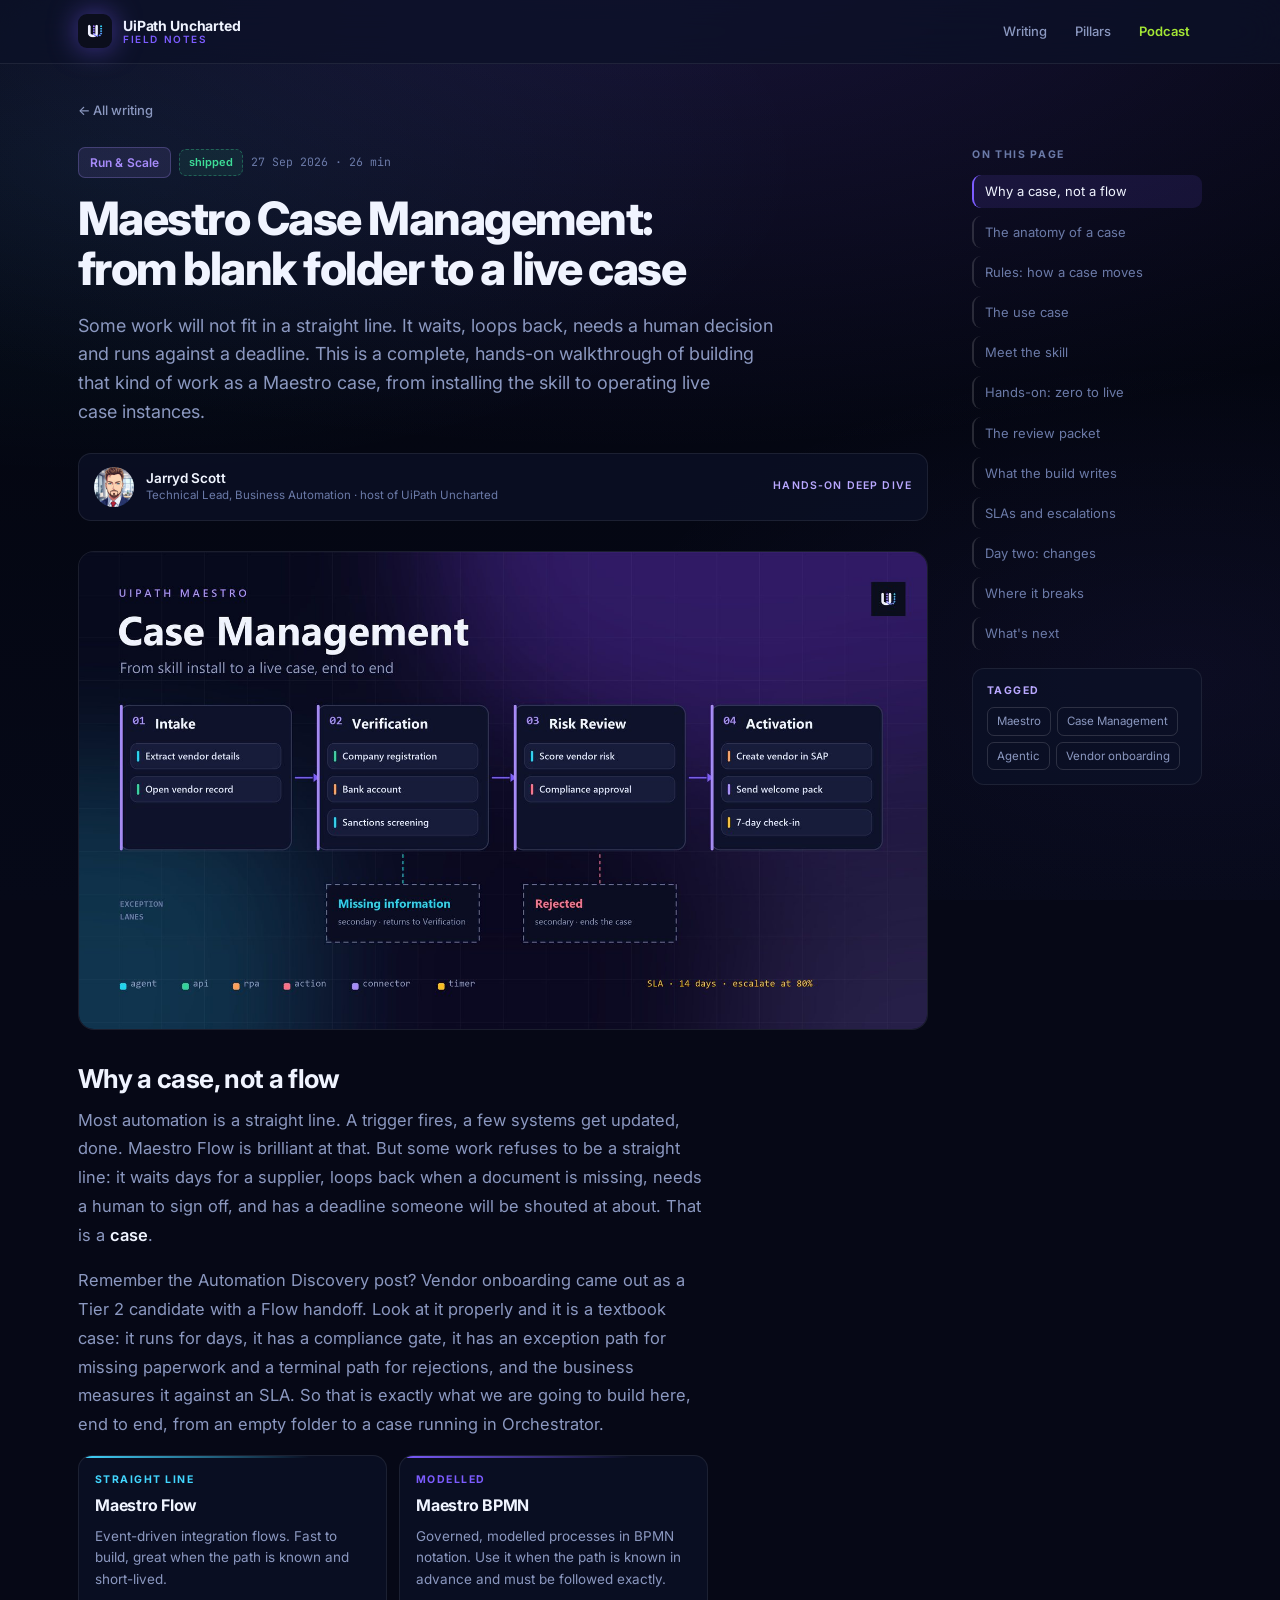
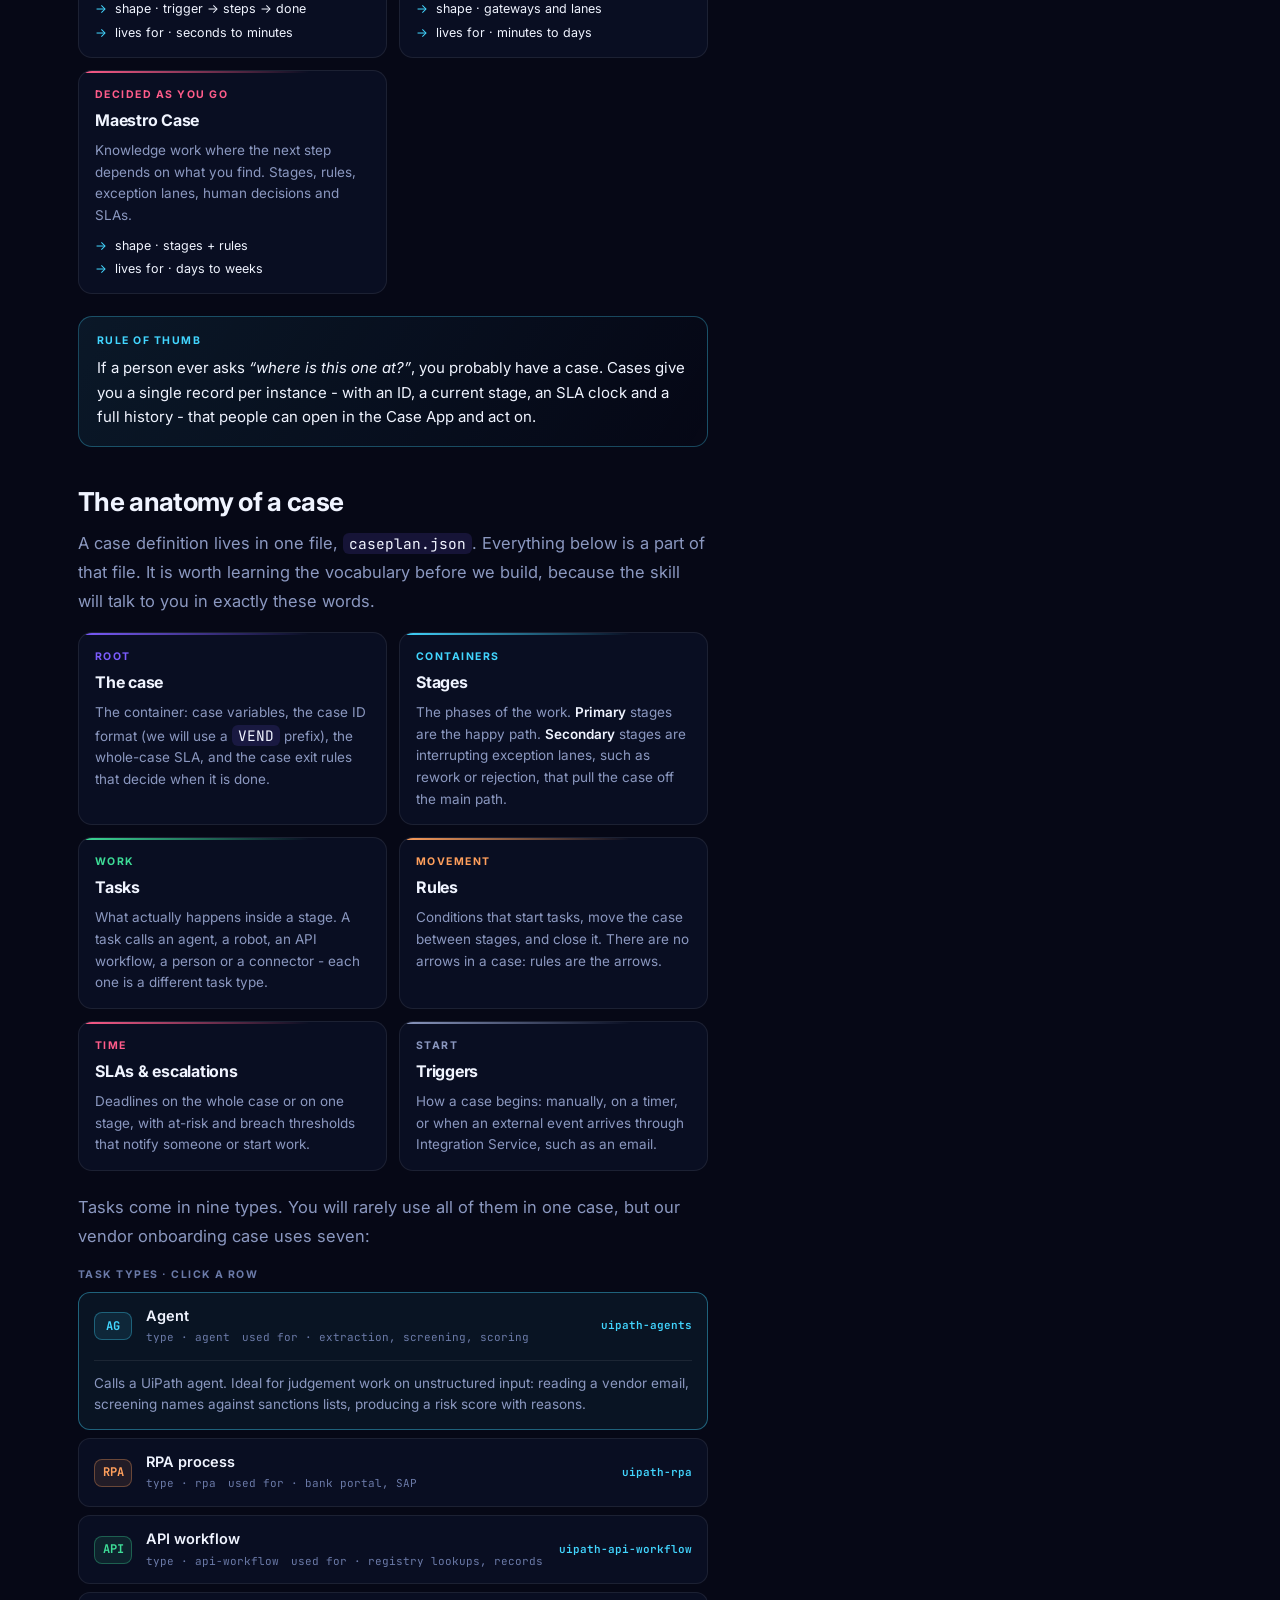
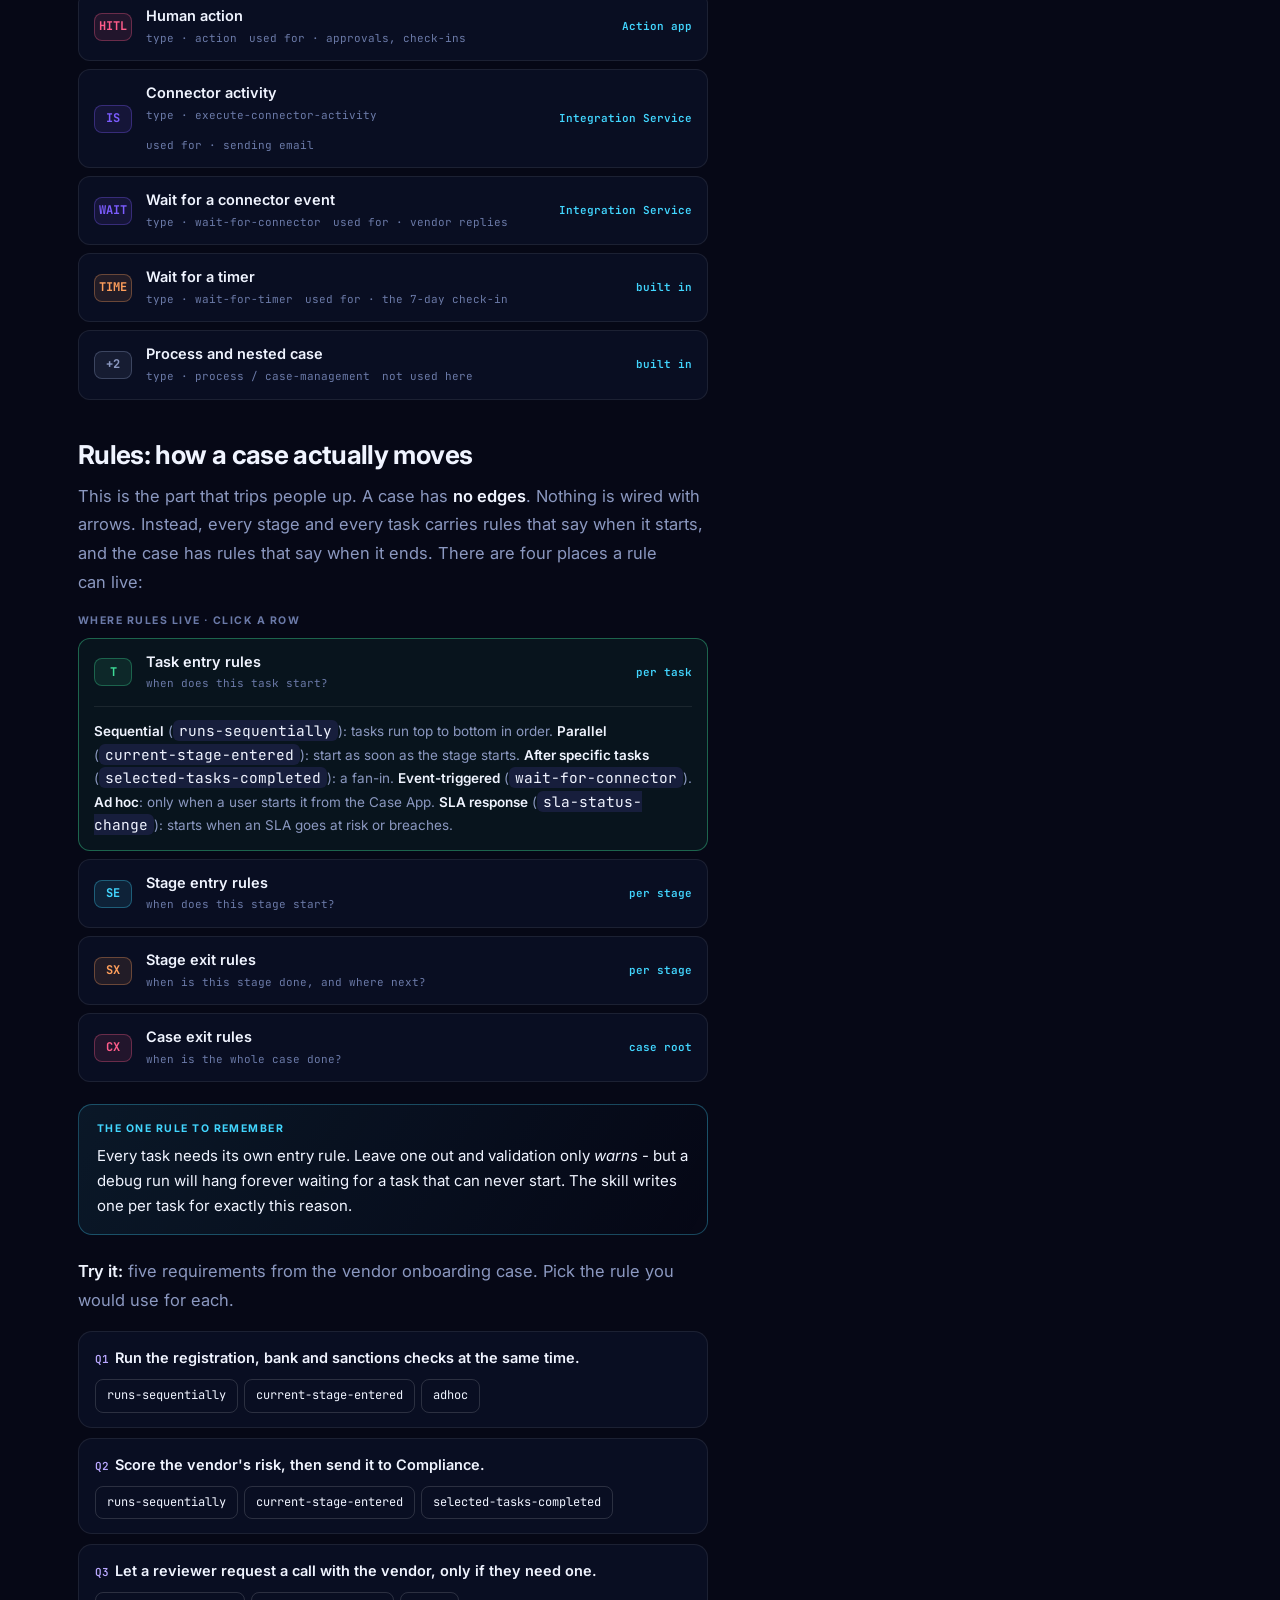
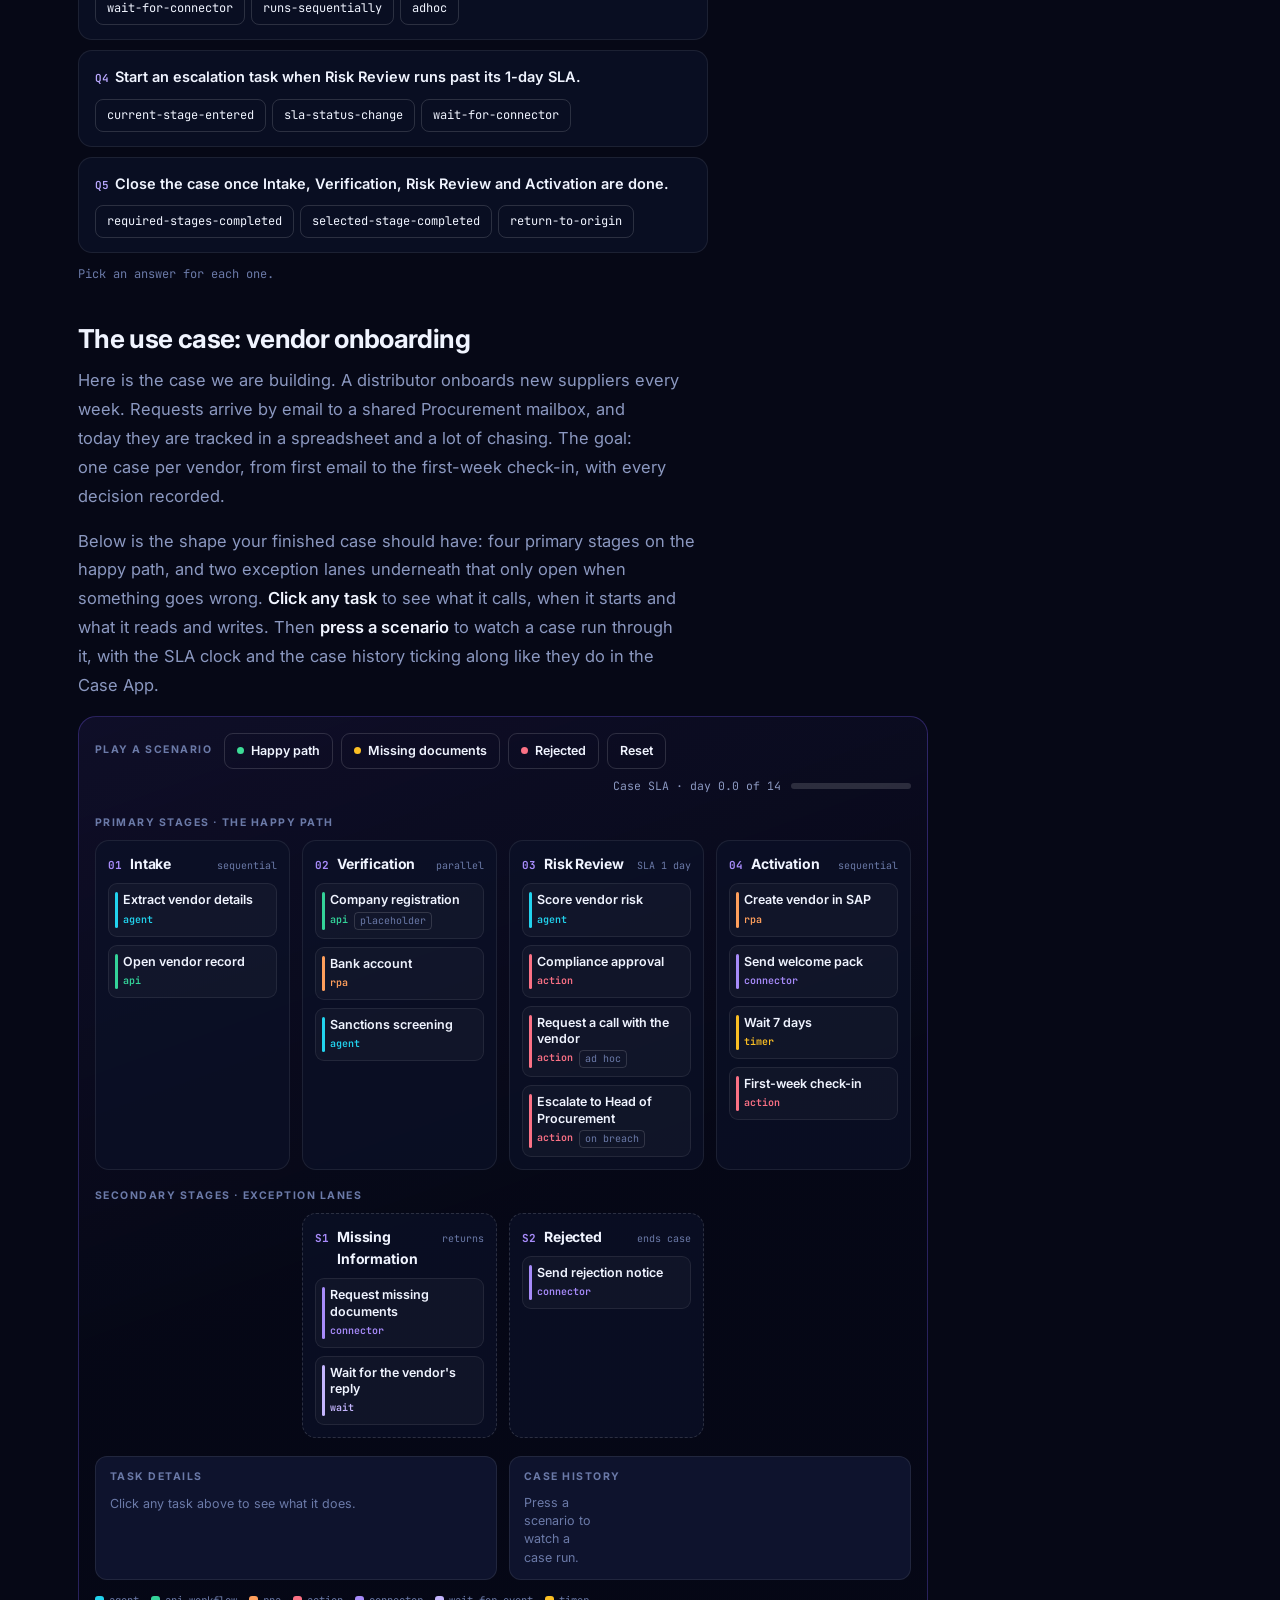
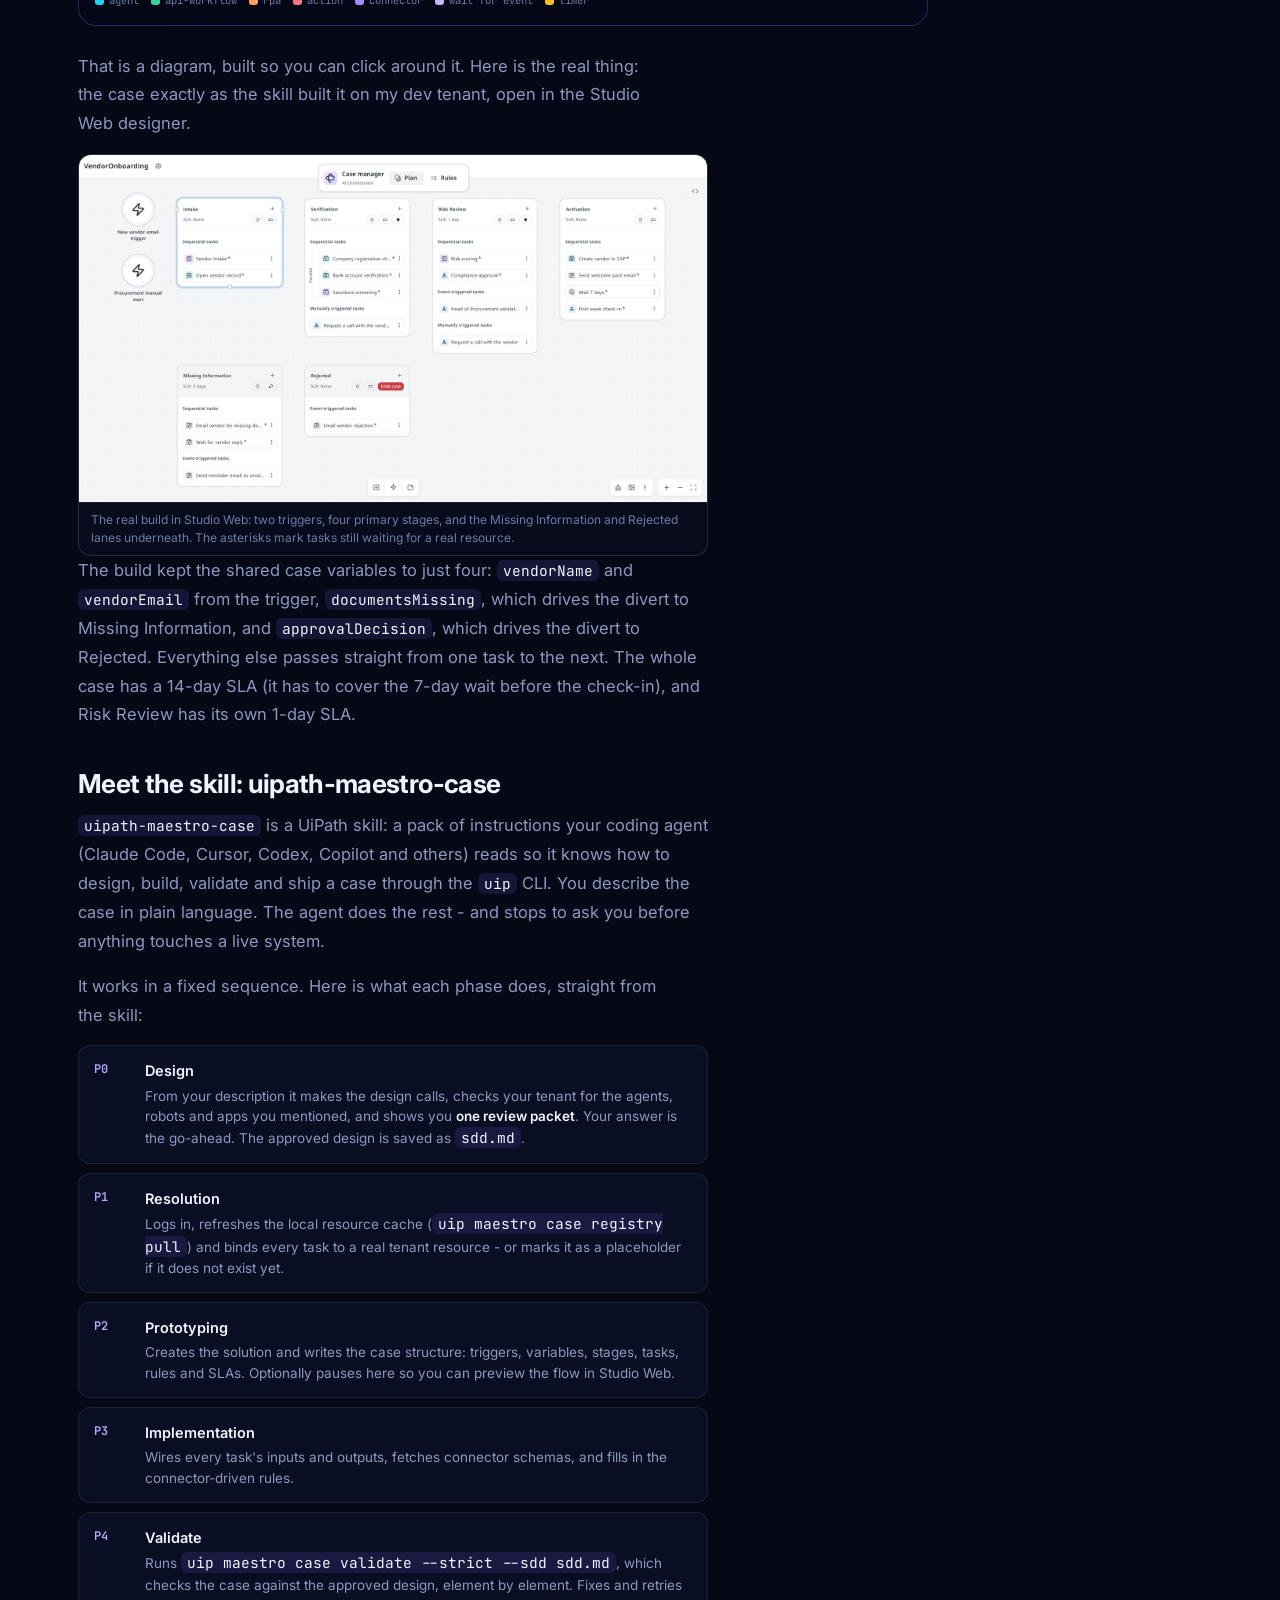
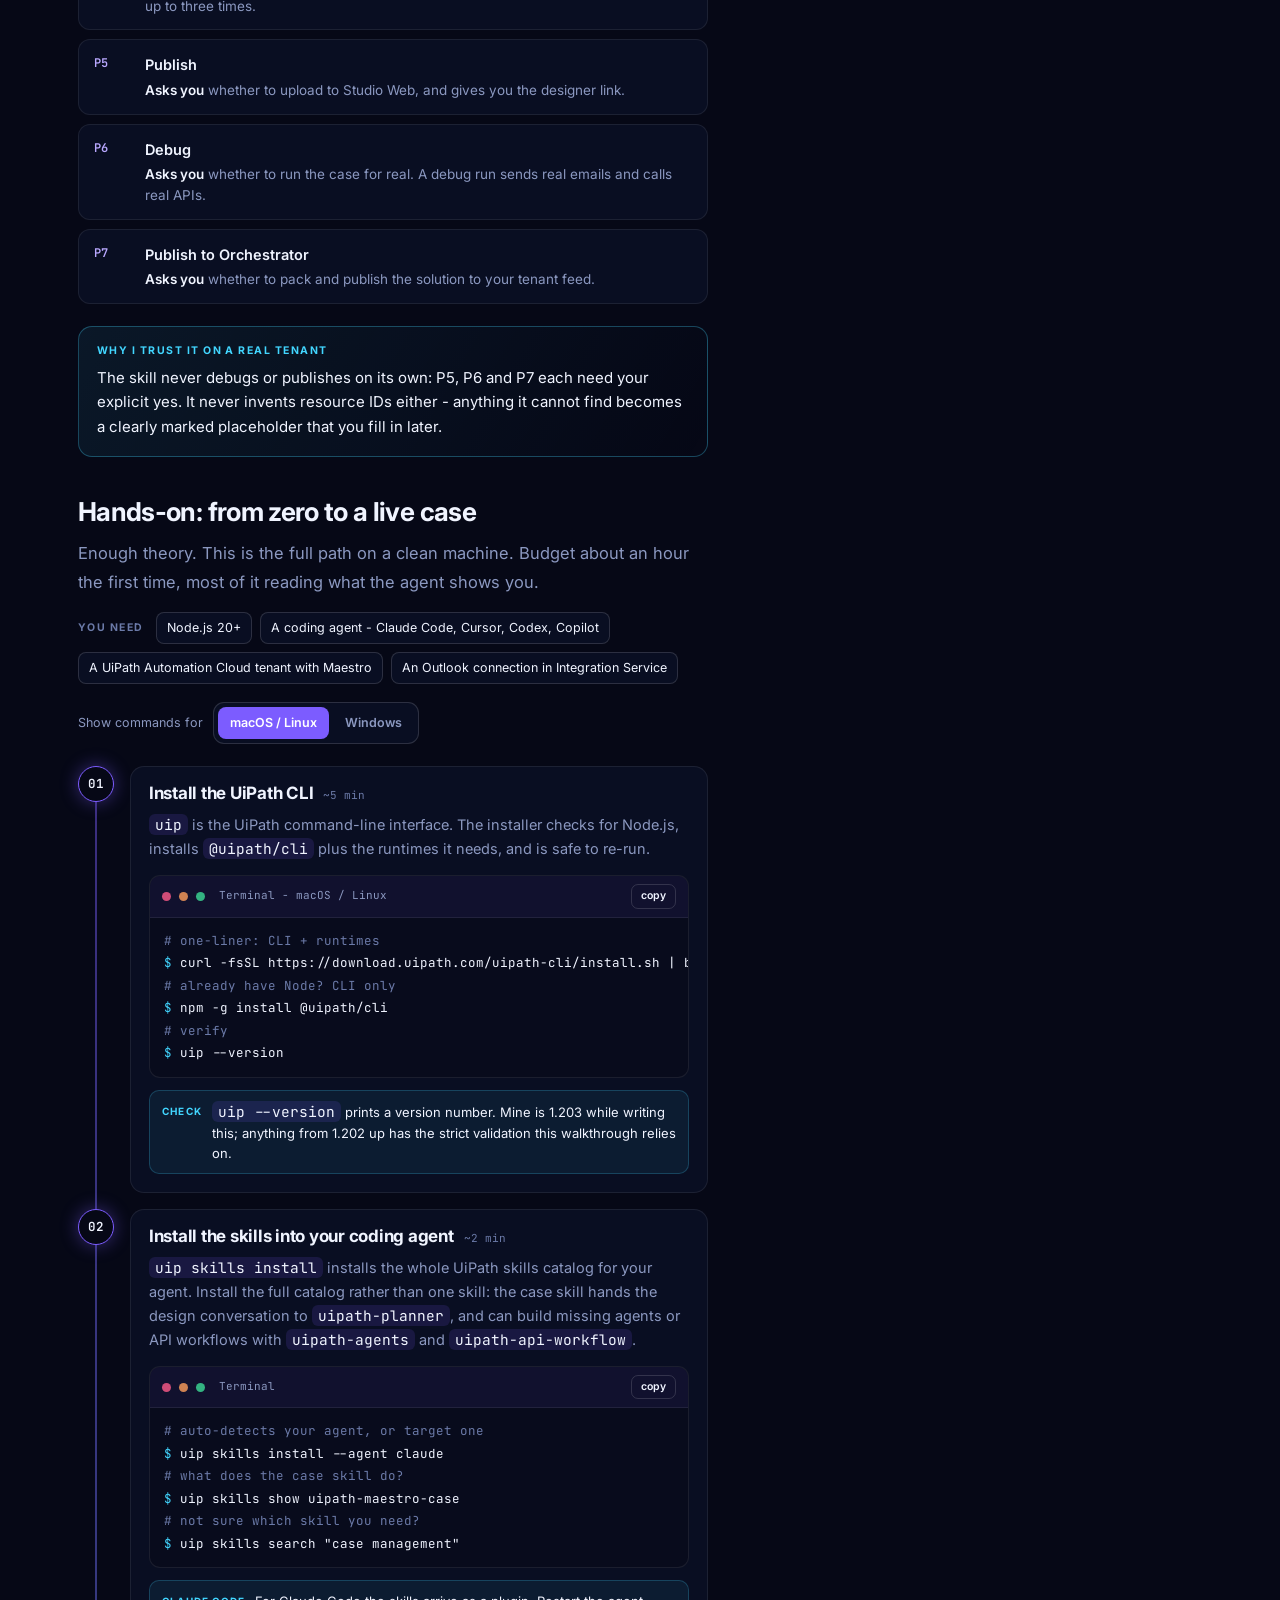
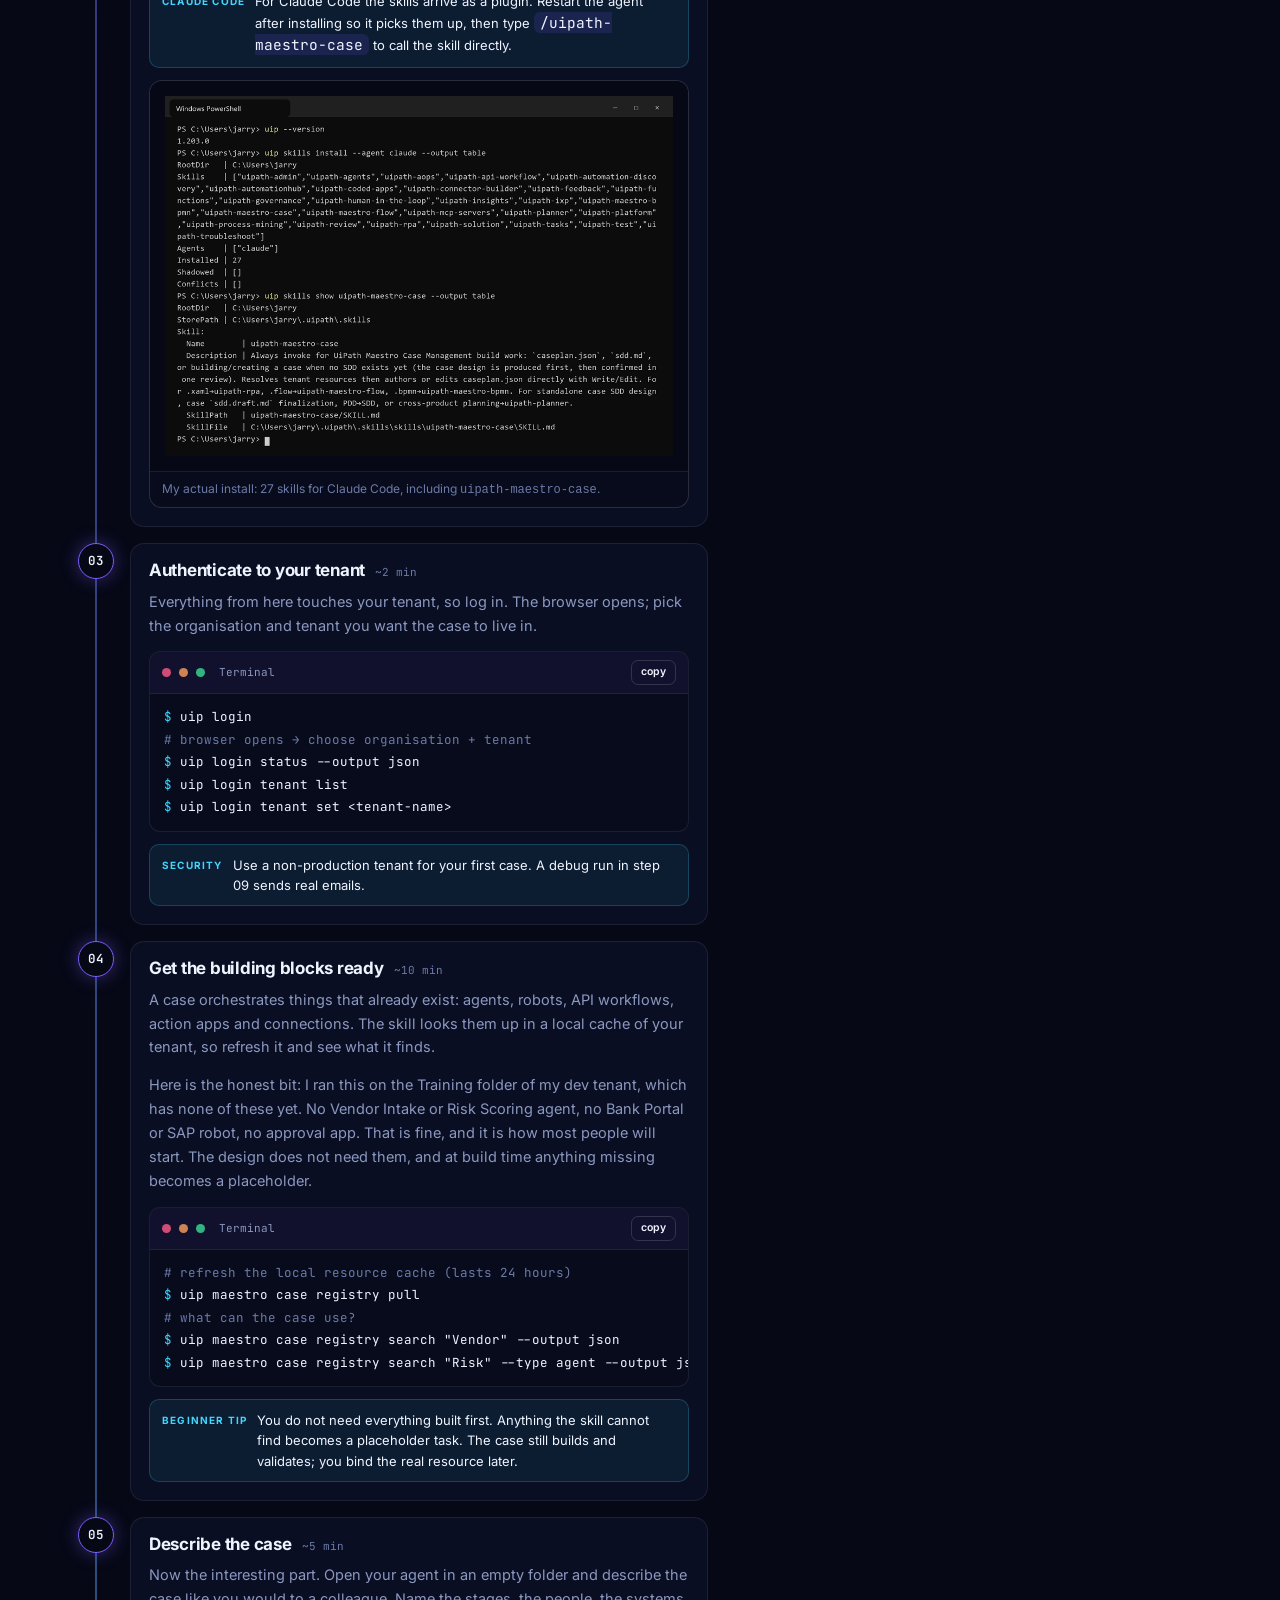
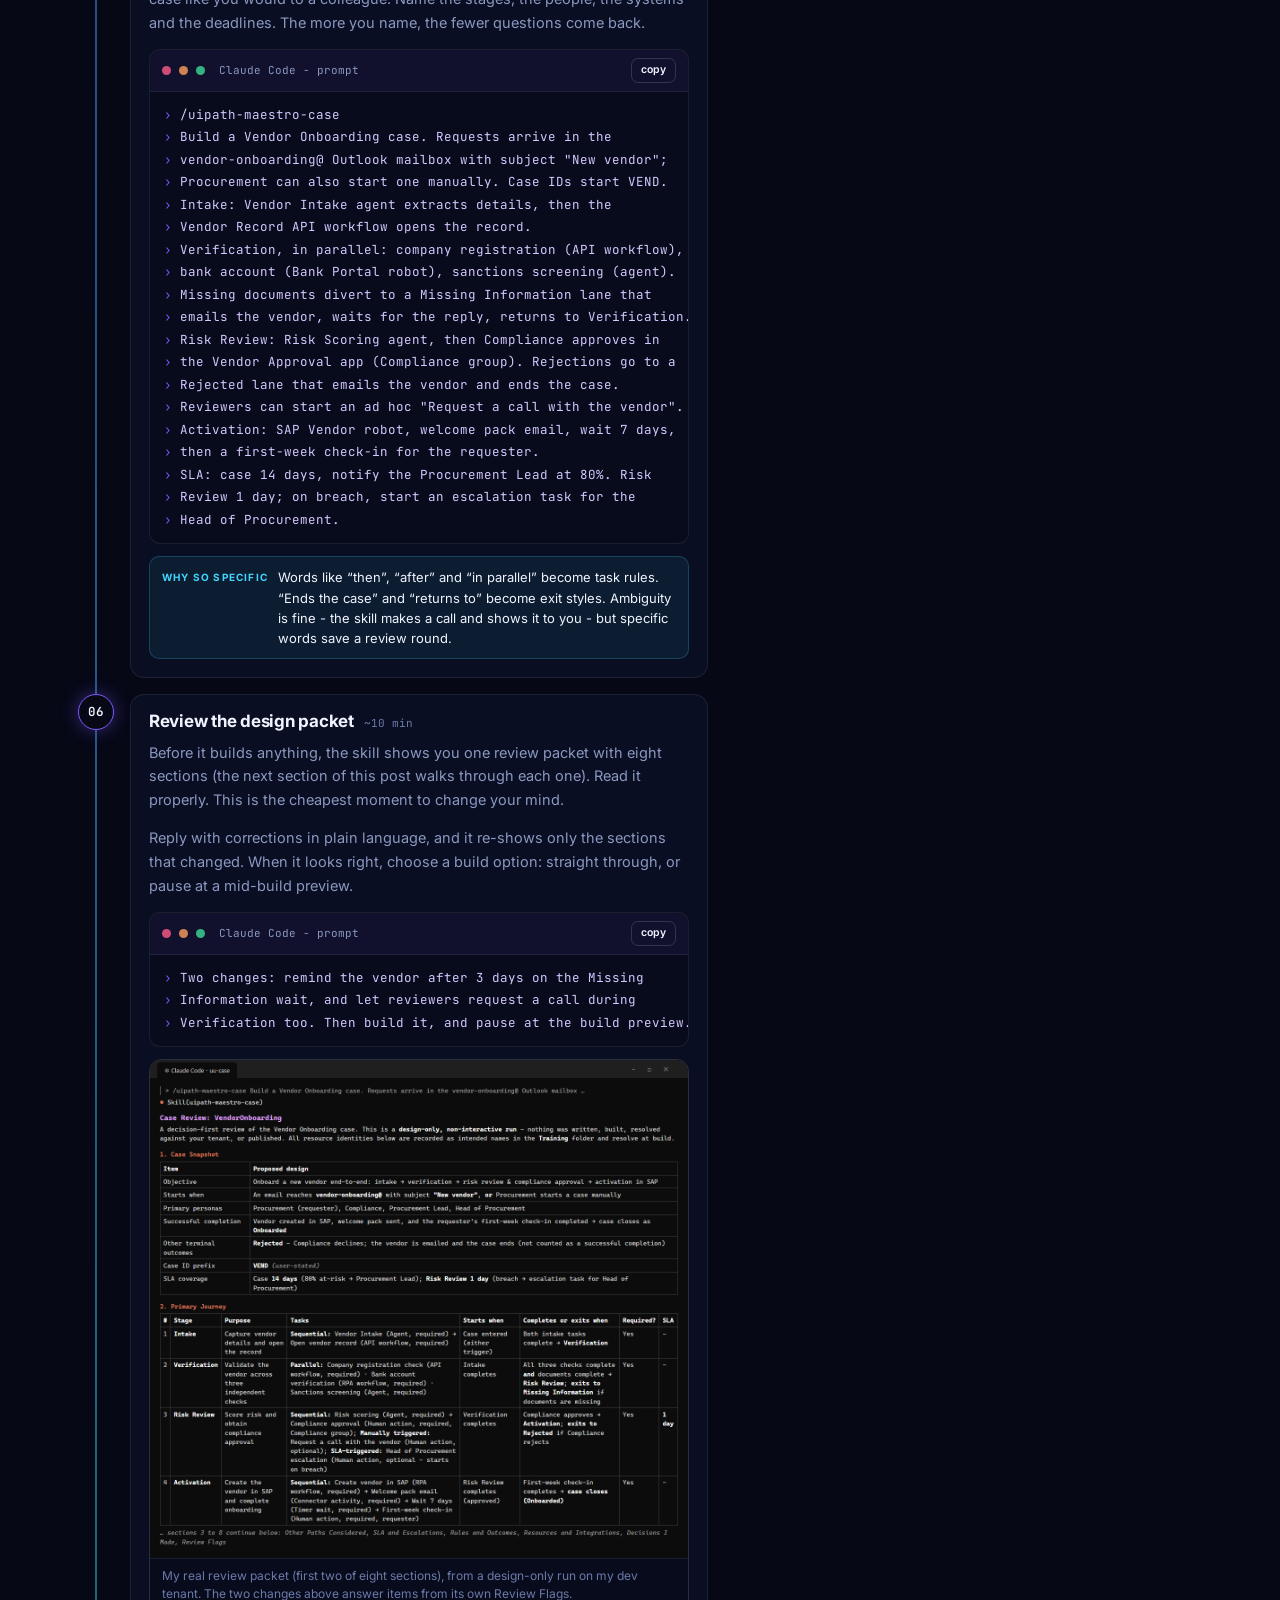
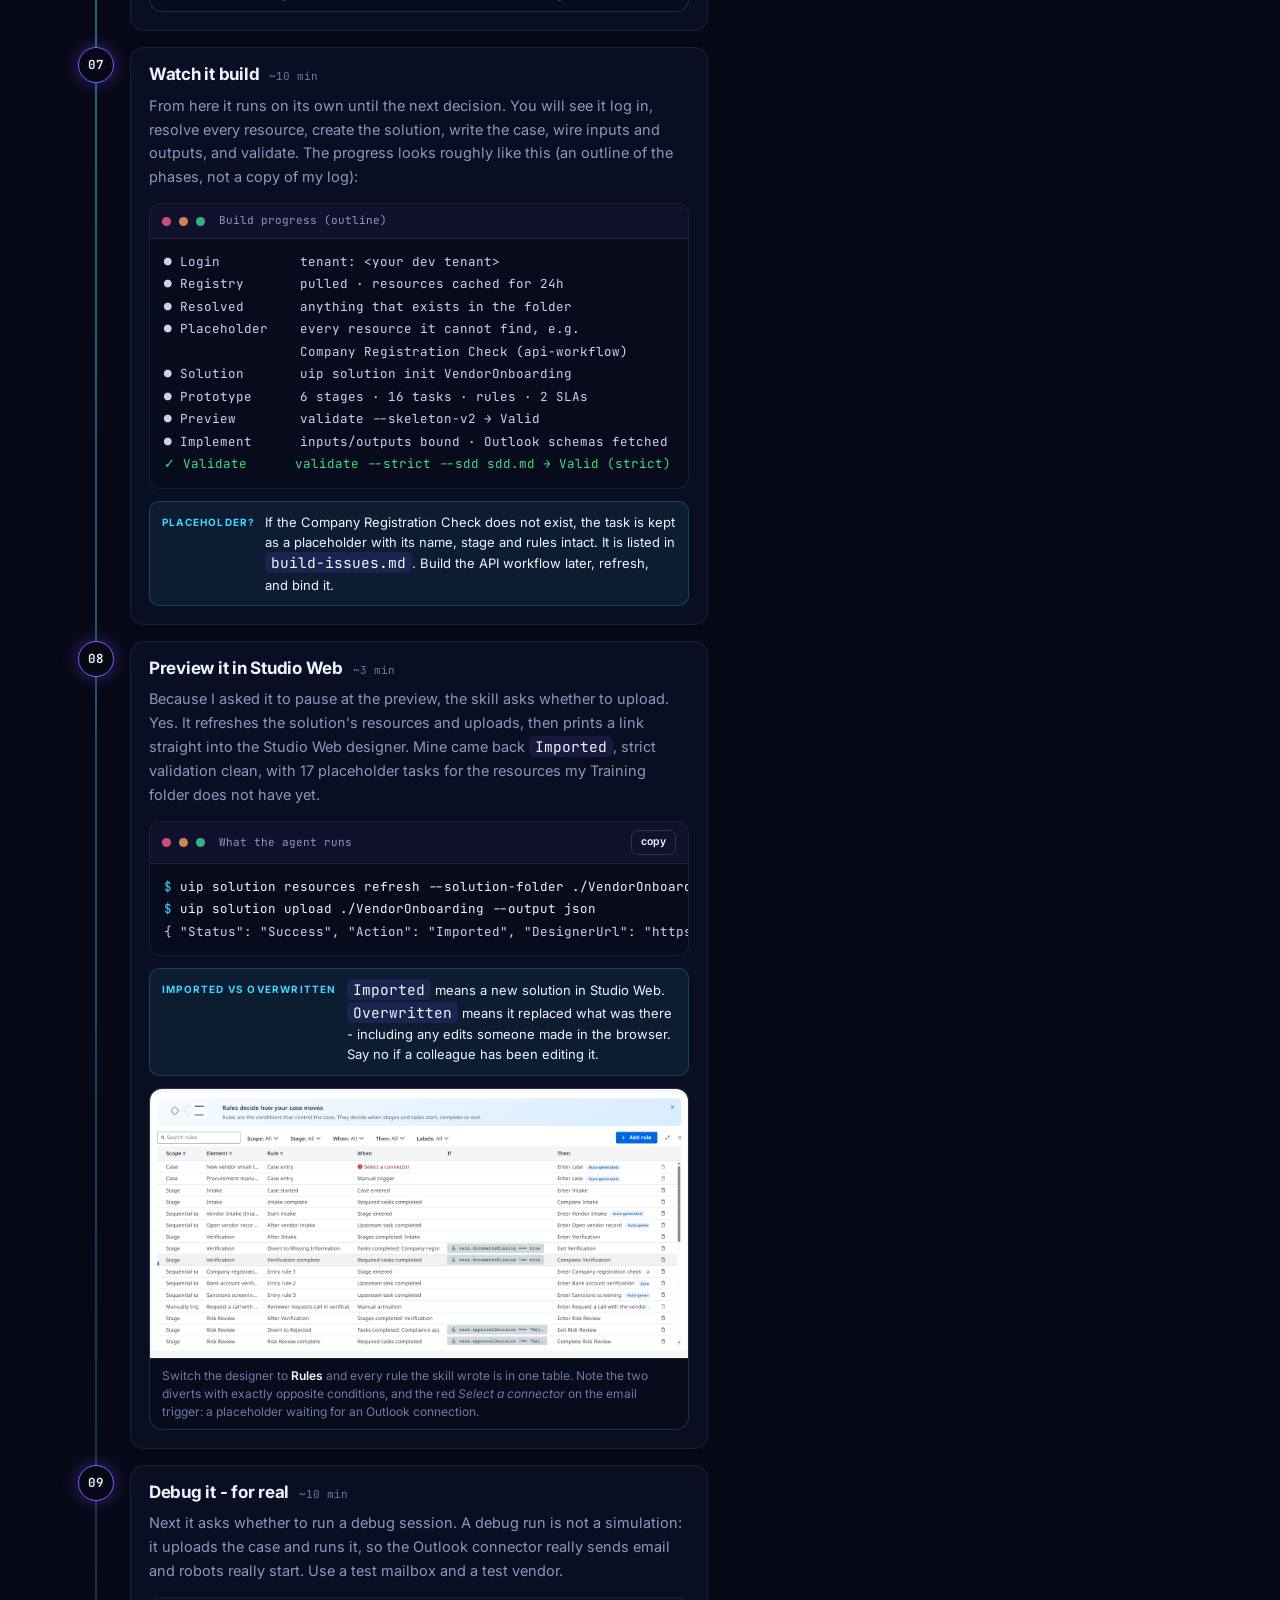
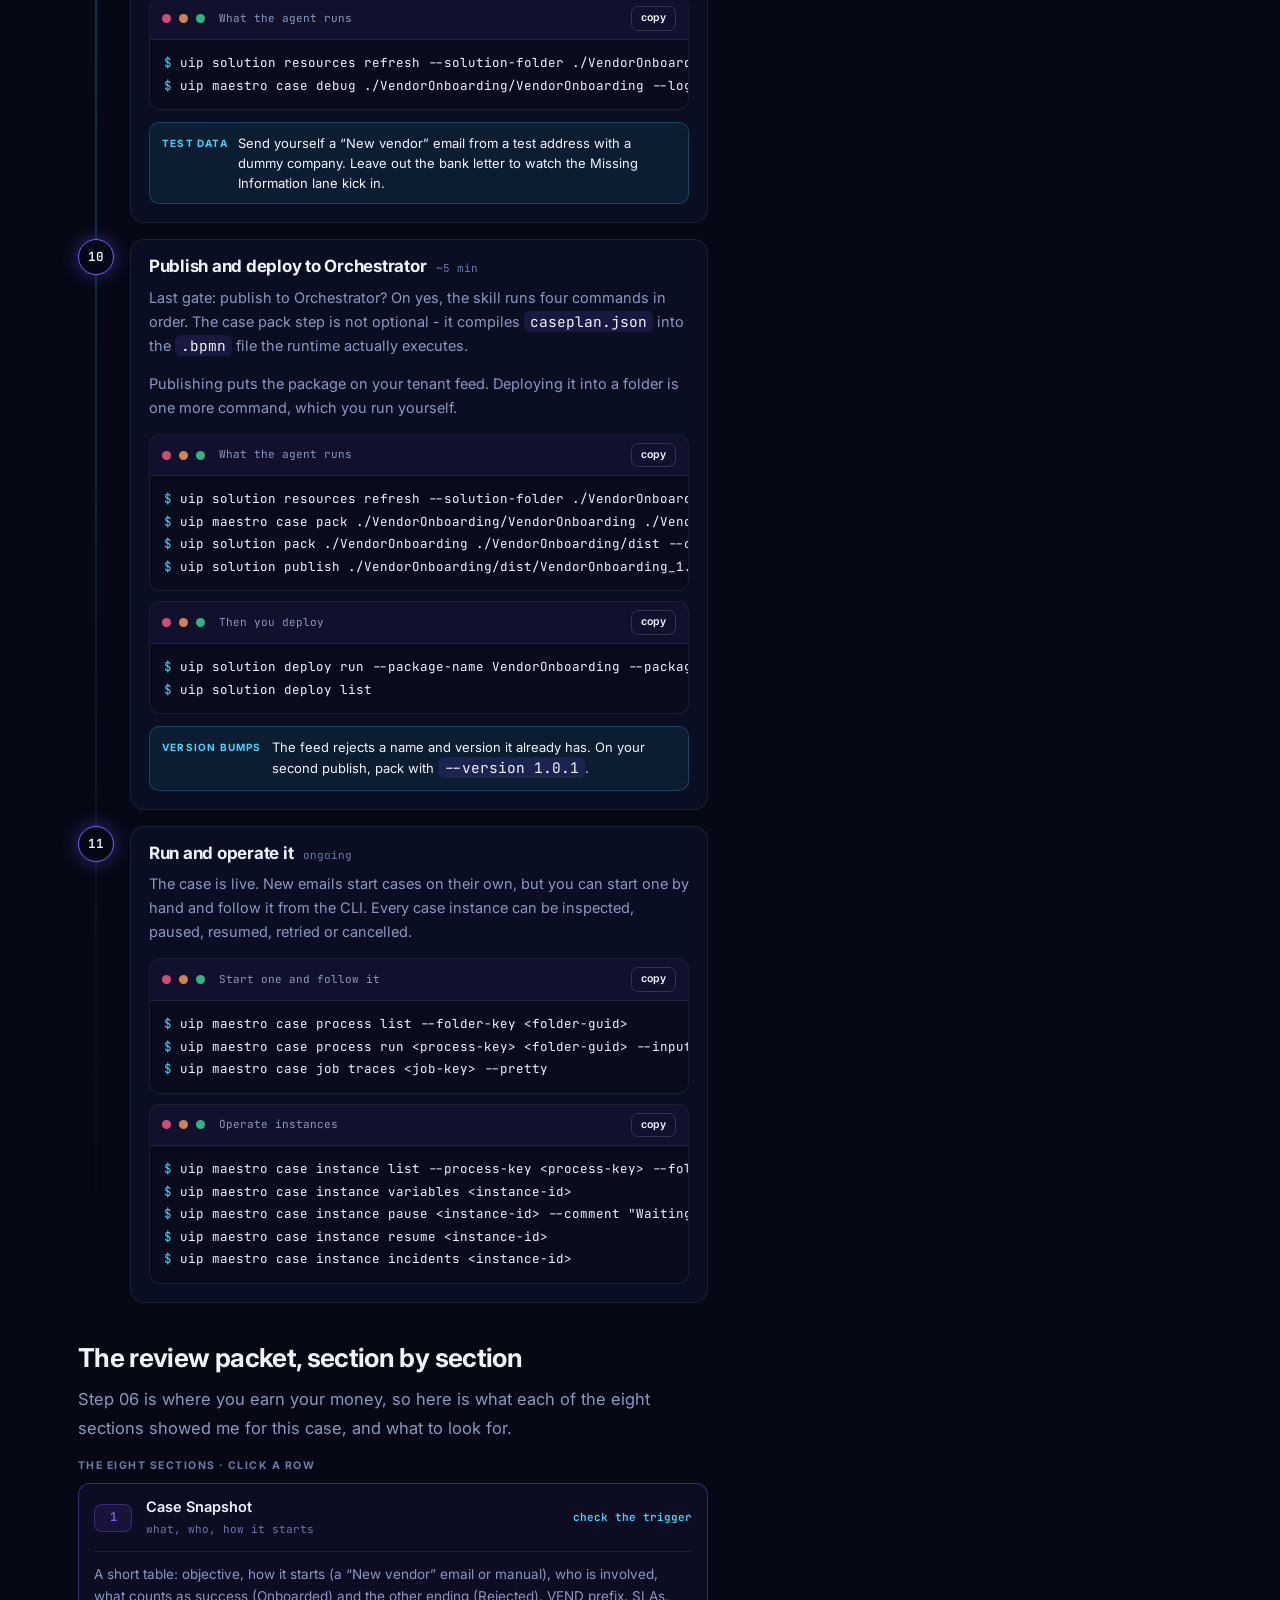
<file: blog/maestro-case-management/index.html>
<!DOCTYPE html>
<html lang="en">
<head>
  <meta charset="UTF-8" />
  <meta name="viewport" content="width=device-width, initial-scale=1.0" />
  <title>Maestro Case Management: from blank folder to a live case · UiPath Uncharted</title>
  <meta name="description" content="A hands-on, end-to-end build of a vendor onboarding case - stages, agents, robots, human approvals, SLAs and exception lanes - driven by the uipath-maestro-case skill from your coding agent." />
  <meta name="theme-color" content="#060816" />
  <meta property="og:type" content="article" />
  <meta property="og:site_name" content="UiPath Uncharted" />
  <meta property="og:title" content="Maestro Case Management: from blank folder to a live case · UiPath Uncharted" />
  <meta property="og:description" content="A hands-on, end-to-end build of a vendor onboarding case - stages, agents, robots, human approvals, SLAs and exception lanes - driven by the uipath-maestro-case skill from your coding agent." />
  <meta property="og:url" content="https://uipathuncharted.co.za/blog/maestro-case-management/" />
  <meta property="og:image" content="https://uipathuncharted.co.za/blog/assets/case-management-cover.jpg" />
  <meta property="og:image:width" content="1600" />
  <meta property="og:image:height" content="893" />
  <meta property="og:image:alt" content="Maestro Case Management: from blank folder to a live case" />
  <meta name="twitter:card" content="summary_large_image" />
  <link rel="canonical" href="https://uipathuncharted.co.za/blog/maestro-case-management/" />
  <link rel="preconnect" href="https://fonts.googleapis.com" />
  <link rel="preconnect" href="https://fonts.gstatic.com" crossorigin />
  <link href="https://fonts.googleapis.com/css2?family=Inter:wght@400;500;600;700;800&family=JetBrains+Mono:wght@400;600;700&display=swap" rel="stylesheet" />
  <link rel="stylesheet" href="../blog.css" />
  <link rel="icon" type="image/png" href="../../assets/uu-mark-navy.png" />
  <link rel="apple-touch-icon" href="../../assets/uu-mark-navy.png" />
</head>
<body>
  <a class="skip-link" href="#main">Skip to content</a>
  <div class="uu-page">
    <div class="uu-progress" aria-hidden="true"><span></span></div>

    <header class="uu-header">
      <div class="uu-wrap uu-header-inner">
        <a class="uu-brand" href="../" aria-label="UiPath Uncharted Field Notes, blog home">
          <img src="../../assets/uu-mark-navy.png" alt="" width="34" height="34" />
          <span class="uu-brand-text">
            <span class="uu-brand-name">UiPath Uncharted</span>
            <span class="uu-brand-sub">Field Notes</span>
          </span>
        </a>
        <nav class="uu-nav" aria-label="Blog">
          <a href="../#feed">Writing</a>
          <a href="../#pillars">Pillars</a>
          <a class="nav-cross" href="../../">Podcast</a>
        </nav>
      </div>
    </header>

    <main id="main" class="uu-wrap post-main">
      <a class="back-link" href="../">← All writing</a>
      <div class="post-layout">
        <article>
          <header class="post-head">
            <div class="chips">
              <span class="chip chip-lg p-run">Run &amp; Scale</span>
              <span class="chip chip-status c-green">shipped</span>
              <span class="post-date">27 Sep 2026 · 26 min</span>
            </div>
            <h1 class="post-title">Maestro Case Management: from blank folder to a live case</h1>
            <p class="post-lede">Some work will not fit in a straight line. It waits, loops back, needs a human decision and runs against a deadline. This is a complete, hands-on walkthrough of building that kind of work as a Maestro case, from installing the skill to operating live case instances.</p>
            <div class="author">
              <img src="../assets/jarryd-scott-avatar.jpg" alt="" width="40" height="40" />
              <div class="author-text">
                <span class="author-name">Jarryd Scott</span>
                <span class="author-role">Technical Lead, Business Automation · host of UiPath Uncharted</span>
              </div>
              <span class="author-ep">Hands-on deep dive</span>
            </div>
            <figure class="post-hero">
              <img src="../assets/case-management-cover.jpg" alt="Maestro Case Management: the vendor onboarding case, four stages and two exception lanes" width="1600" height="893" />
            </figure>
          </header>
          <div class="prose">
            <h2 id="c1">Why a case, not a flow</h2>
            <p>Most automation is a straight line. A trigger fires, a few systems get updated, done. Maestro Flow is brilliant at that. But some work refuses to be a straight line: it waits days for a supplier, loops back when a document is missing, needs a human to sign off, and has a deadline someone will be shouted at about. That is a <strong>case</strong>.</p>
            <p>Remember the Automation Discovery post? Vendor onboarding came out as a Tier 2 candidate with a Flow handoff. Look at it properly and it is a textbook case: it runs for days, it has a compliance gate, it has an exception path for missing paperwork and a terminal path for rejections, and the business measures it against an SLA. So that is exactly what we are going to build here, end to end, from an empty folder to a case running in Orchestrator.</p>
            <ul class="cards">
              <li>
                <div class="info-card c-cyan">
                  <span class="rail" aria-hidden="true"></span>
                  <p class="info-kicker">Straight line</p>
                  <h3 class="info-title">Maestro Flow</h3>
                  <p class="info-body">Event-driven integration flows. Fast to build, great when the path is known and short-lived.</p>
                  <ul class="arrow-list">
                    <li>shape · trigger → steps → done</li>
                    <li>lives for · seconds to minutes</li>
                  </ul>
                </div>
              </li>
              <li>
                <div class="info-card c-purple">
                  <span class="rail" aria-hidden="true"></span>
                  <p class="info-kicker">Modelled</p>
                  <h3 class="info-title">Maestro BPMN</h3>
                  <p class="info-body">Governed, modelled processes in BPMN notation. Use it when the path is known in advance and must be followed exactly.</p>
                  <ul class="arrow-list">
                    <li>shape · gateways and lanes</li>
                    <li>lives for · minutes to days</li>
                  </ul>
                </div>
              </li>
              <li>
                <div class="info-card c-pink">
                  <span class="rail" aria-hidden="true"></span>
                  <p class="info-kicker">Decided as you go</p>
                  <h3 class="info-title">Maestro Case</h3>
                  <p class="info-body">Knowledge work where the next step depends on what you find. Stages, rules, exception lanes, human decisions and SLAs.</p>
                  <ul class="arrow-list">
                    <li>shape · stages + rules</li>
                    <li>lives for · days to weeks</li>
                  </ul>
                </div>
              </li>
            </ul>
            <aside class="callout is-note">
              <p class="callout-label">Rule of thumb</p>
              <p class="callout-text">If a person ever asks <em>“where is this one at?”</em>, you probably have a case. Cases give you a single record per instance - with an ID, a current stage, an SLA clock and a full history - that people can open in the Case App and act on.</p>
            </aside>

            <h2 id="c2">The anatomy of a case</h2>
            <p>A case definition lives in one file, <code>caseplan.json</code>. Everything below is a part of that file. It is worth learning the vocabulary before we build, because the skill will talk to you in exactly these words.</p>
            <ul class="cards">
              <li>
                <div class="info-card c-purple">
                  <span class="rail" aria-hidden="true"></span>
                  <p class="info-kicker">Root</p>
                  <h3 class="info-title">The case</h3>
                  <p class="info-body">The container: case variables, the case ID format (we will use a <code>VEND</code> prefix), the whole-case SLA, and the case exit rules that decide when it is done.</p>
                </div>
              </li>
              <li>
                <div class="info-card c-cyan">
                  <span class="rail" aria-hidden="true"></span>
                  <p class="info-kicker">Containers</p>
                  <h3 class="info-title">Stages</h3>
                  <p class="info-body">The phases of the work. <strong>Primary</strong> stages are the happy path. <strong>Secondary</strong> stages are interrupting exception lanes, such as rework or rejection, that pull the case off the main path.</p>
                </div>
              </li>
              <li>
                <div class="info-card c-green">
                  <span class="rail" aria-hidden="true"></span>
                  <p class="info-kicker">Work</p>
                  <h3 class="info-title">Tasks</h3>
                  <p class="info-body">What actually happens inside a stage. A task calls an agent, a robot, an API workflow, a person or a connector - each one is a different task type.</p>
                </div>
              </li>
              <li>
                <div class="info-card c-orange">
                  <span class="rail" aria-hidden="true"></span>
                  <p class="info-kicker">Movement</p>
                  <h3 class="info-title">Rules</h3>
                  <p class="info-body">Conditions that start tasks, move the case between stages, and close it. There are no arrows in a case: rules are the arrows.</p>
                </div>
              </li>
              <li>
                <div class="info-card c-pink">
                  <span class="rail" aria-hidden="true"></span>
                  <p class="info-kicker">Time</p>
                  <h3 class="info-title">SLAs &amp; escalations</h3>
                  <p class="info-body">Deadlines on the whole case or on one stage, with at-risk and breach thresholds that notify someone or start work.</p>
                </div>
              </li>
              <li>
                <div class="info-card c-slate">
                  <span class="rail" aria-hidden="true"></span>
                  <p class="info-kicker">Start</p>
                  <h3 class="info-title">Triggers</h3>
                  <p class="info-body">How a case begins: manually, on a timer, or when an external event arrives through Integration Service, such as an email.</p>
                </div>
              </li>
            </ul>
            <p>Tasks come in nine types. You will rarely use all of them in one case, but our vendor onboarding case uses seven:</p>
            <div class="eyebrow-label">Task types · click a row</div>
            <ul class="tiers" data-tiers>
              <li class="tier c-cyan is-open">
                <button type="button" class="tier-btn" aria-expanded="true" aria-controls="tier-why-1">
                  <span class="tier-badge">AG</span>
                  <span>
                    <span class="tier-name">Agent</span>
                    <span class="tier-facts"><span>type · agent</span><span>used for · extraction, screening, scoring</span></span>
                  </span>
                  <span class="tier-path">uipath-agents</span>
                </button>
                <p class="tier-why" id="tier-why-1">Calls a UiPath agent. Ideal for judgement work on unstructured input: reading a vendor email, screening names against sanctions lists, producing a risk score with reasons.</p>
              </li>
              <li class="tier c-orange">
                <button type="button" class="tier-btn" aria-expanded="false" aria-controls="tier-why-2">
                  <span class="tier-badge">RPA</span>
                  <span>
                    <span class="tier-name">RPA process</span>
                    <span class="tier-facts"><span>type · rpa</span><span>used for · bank portal, SAP</span></span>
                  </span>
                  <span class="tier-path">uipath-rpa</span>
                </button>
                <p class="tier-why" id="tier-why-2" hidden>Runs an unattended robot. Still the right tool for systems with no API: the legacy bank verification portal and creating the vendor master record in SAP.</p>
              </li>
              <li class="tier c-green">
                <button type="button" class="tier-btn" aria-expanded="false" aria-controls="tier-why-3">
                  <span class="tier-badge">API</span>
                  <span>
                    <span class="tier-name">API workflow</span>
                    <span class="tier-facts"><span>type · api-workflow</span><span>used for · registry lookups, records</span></span>
                  </span>
                  <span class="tier-path">uipath-api-workflow</span>
                </button>
                <p class="tier-why" id="tier-why-3" hidden>A fast, headless API call. We use one to open the vendor record and one to check company registration with the registrar.</p>
              </li>
              <li class="tier c-pink">
                <button type="button" class="tier-btn" aria-expanded="false" aria-controls="tier-why-4">
                  <span class="tier-badge">HITL</span>
                  <span>
                    <span class="tier-name">Human action</span>
                    <span class="tier-facts"><span>type · action</span><span>used for · approvals, check-ins</span></span>
                  </span>
                  <span class="tier-path">Action app</span>
                </button>
                <p class="tier-why" id="tier-why-4" hidden>Assigns a task to a person or group through an action app. Compliance approval, the escalation for the Head of Procurement, and the first-week check-in are all actions.</p>
              </li>
              <li class="tier c-purple">
                <button type="button" class="tier-btn" aria-expanded="false" aria-controls="tier-why-5">
                  <span class="tier-badge">IS</span>
                  <span>
                    <span class="tier-name">Connector activity</span>
                    <span class="tier-facts"><span>type · execute-connector-activity</span><span>used for · sending email</span></span>
                  </span>
                  <span class="tier-path">Integration Service</span>
                </button>
                <p class="tier-why" id="tier-why-5" hidden>Calls an Integration Service connector directly, with no robot or workflow in between. We use the Outlook connector to email the vendor.</p>
              </li>
              <li class="tier c-purple">
                <button type="button" class="tier-btn" aria-expanded="false" aria-controls="tier-why-6">
                  <span class="tier-badge">WAIT</span>
                  <span>
                    <span class="tier-name">Wait for a connector event</span>
                    <span class="tier-facts"><span>type · wait-for-connector</span><span>used for · vendor replies</span></span>
                  </span>
                  <span class="tier-path">Integration Service</span>
                </button>
                <p class="tier-why" id="tier-why-6" hidden>Pauses until an external event arrives - here, the vendor replying with their missing documents. The case simply waits; no robot sits idle.</p>
              </li>
              <li class="tier c-orange">
                <button type="button" class="tier-btn" aria-expanded="false" aria-controls="tier-why-7">
                  <span class="tier-badge">TIME</span>
                  <span>
                    <span class="tier-name">Wait for a timer</span>
                    <span class="tier-facts"><span>type · wait-for-timer</span><span>used for · the 7-day check-in</span></span>
                  </span>
                  <span class="tier-path">built in</span>
                </button>
                <p class="tier-why" id="tier-why-7" hidden>Pauses for a set time. After activation we wait seven days, then ask the requester whether the vendor is actually working out.</p>
              </li>
              <li class="tier c-slate">
                <button type="button" class="tier-btn" aria-expanded="false" aria-controls="tier-why-8">
                  <span class="tier-badge">+2</span>
                  <span>
                    <span class="tier-name">Process and nested case</span>
                    <span class="tier-facts"><span>type · process / case-management</span><span>not used here</span></span>
                  </span>
                  <span class="tier-path">built in</span>
                </button>
                <p class="tier-why" id="tier-why-8" hidden>A <code>process</code> task starts another orchestration process; a <code>case-management</code> task starts a whole child case. Useful when one case spawns another, such as a contract case per approved vendor.</p>
              </li>
            </ul>

            <h2 id="c3">Rules: how a case actually moves</h2>
            <p>This is the part that trips people up. A case has <strong>no edges</strong>. Nothing is wired with arrows. Instead, every stage and every task carries rules that say when it starts, and the case has rules that say when it ends. There are four places a rule can live:</p>
            <div class="eyebrow-label">Where rules live · click a row</div>
            <ul class="tiers" data-tiers>
              <li class="tier c-green is-open">
                <button type="button" class="tier-btn" aria-expanded="true" aria-controls="tier-why-9">
                  <span class="tier-badge">T</span>
                  <span>
                    <span class="tier-name">Task entry rules</span>
                    <span class="tier-facts"><span>when does this task start?</span></span>
                  </span>
                  <span class="tier-path">per task</span>
                </button>
                <p class="tier-why" id="tier-why-9"><strong>Sequential</strong> (<code>runs-sequentially</code>): tasks run top to bottom in order. <strong>Parallel</strong> (<code>current-stage-entered</code>): start as soon as the stage starts. <strong>After specific tasks</strong> (<code>selected-tasks-completed</code>): a fan-in. <strong>Event-triggered</strong> (<code>wait-for-connector</code>). <strong>Ad hoc</strong>: only when a user starts it from the Case App. <strong>SLA response</strong> (<code>sla-status-change</code>): starts when an SLA goes at risk or breaches.</p>
              </li>
              <li class="tier c-cyan">
                <button type="button" class="tier-btn" aria-expanded="false" aria-controls="tier-why-10">
                  <span class="tier-badge">SE</span>
                  <span>
                    <span class="tier-name">Stage entry rules</span>
                    <span class="tier-facts"><span>when does this stage start?</span></span>
                  </span>
                  <span class="tier-path">per stage</span>
                </button>
                <p class="tier-why" id="tier-why-10" hidden>The first stage enters on <code>case-entered</code>. Every other primary stage enters when a predecessor completes (<code>selected-stage-completed</code>) or exits (<code>selected-stage-exited</code>). Secondary stages are entered by <em>interrupting</em> rules - an exception signal, an external event, or an SLA status change.</p>
              </li>
              <li class="tier c-orange">
                <button type="button" class="tier-btn" aria-expanded="false" aria-controls="tier-why-11">
                  <span class="tier-badge">SX</span>
                  <span>
                    <span class="tier-name">Stage exit rules</span>
                    <span class="tier-facts"><span>when is this stage done, and where next?</span></span>
                  </span>
                  <span class="tier-path">per stage</span>
                </button>
                <p class="tier-why" id="tier-why-11" hidden>Three exit styles: <code>exit-only</code> (the default - the next stage is whichever one's entry rule matches), <code>wait-for-user</code> (someone decides), and <code>return-to-origin</code> (go back where you came from - perfect for rework loops). A completing exit usually fires when all <em>required</em> tasks are done.</p>
              </li>
              <li class="tier c-pink">
                <button type="button" class="tier-btn" aria-expanded="false" aria-controls="tier-why-12">
                  <span class="tier-badge">CX</span>
                  <span>
                    <span class="tier-name">Case exit rules</span>
                    <span class="tier-facts"><span>when is the whole case done?</span></span>
                  </span>
                  <span class="tier-path">case root</span>
                </button>
                <p class="tier-why" id="tier-why-12" hidden>The preferred pattern is a single rule: complete when every <em>required</em> stage has completed (<code>required-stages-completed</code>). You can add non-completing exits too - our Rejected lane ends the case without marking it complete.</p>
              </li>
            </ul>
            <aside class="callout is-note">
              <p class="callout-label">The one rule to remember</p>
              <p class="callout-text">Every task needs its own entry rule. Leave one out and validation only <em>warns</em> - but a debug run will hang forever waiting for a task that can never start. The skill writes one per task for exactly this reason.</p>
            </aside>
            <p><strong>Try it:</strong> five requirements from the vendor onboarding case. Pick the rule you would use for each.</p>
            <div class="quiz" data-quiz>
              <div class="quiz-q" data-answer="b">
                <p class="quiz-prompt"><span>Q1</span>Run the registration, bank and sanctions checks at the same time.</p>
                <div class="quiz-opts">
                  <button type="button" class="quiz-opt" data-opt="a">runs-sequentially</button>
                  <button type="button" class="quiz-opt" data-opt="b">current-stage-entered</button>
                  <button type="button" class="quiz-opt" data-opt="c">adhoc</button>
                </div>
                <p class="quiz-why" hidden><strong>current-stage-entered.</strong> Every task with this rule starts the moment the stage starts, so all three checks run in parallel.</p>
              </div>
              <div class="quiz-q" data-answer="a">
                <p class="quiz-prompt"><span>Q2</span>Score the vendor's risk, then send it to Compliance.</p>
                <div class="quiz-opts">
                  <button type="button" class="quiz-opt" data-opt="a">runs-sequentially</button>
                  <button type="button" class="quiz-opt" data-opt="b">current-stage-entered</button>
                  <button type="button" class="quiz-opt" data-opt="c">selected-tasks-completed</button>
                </div>
                <p class="quiz-why" hidden><strong>runs-sequentially.</strong> “Then” means order. Sequential tasks run top to bottom in the stage, one after the other.</p>
              </div>
              <div class="quiz-q" data-answer="c">
                <p class="quiz-prompt"><span>Q3</span>Let a reviewer request a call with the vendor, only if they need one.</p>
                <div class="quiz-opts">
                  <button type="button" class="quiz-opt" data-opt="a">wait-for-connector</button>
                  <button type="button" class="quiz-opt" data-opt="b">runs-sequentially</button>
                  <button type="button" class="quiz-opt" data-opt="c">adhoc</button>
                </div>
                <p class="quiz-why" hidden><strong>adhoc.</strong> The task only runs when a person starts it from the Case App, and it is optional, so it never blocks the stage.</p>
              </div>
              <div class="quiz-q" data-answer="b">
                <p class="quiz-prompt"><span>Q4</span>Start an escalation task when Risk Review runs past its 1-day SLA.</p>
                <div class="quiz-opts">
                  <button type="button" class="quiz-opt" data-opt="a">current-stage-entered</button>
                  <button type="button" class="quiz-opt" data-opt="b">sla-status-change</button>
                  <button type="button" class="quiz-opt" data-opt="c">wait-for-connector</button>
                </div>
                <p class="quiz-why" hidden><strong>sla-status-change.</strong> The task waits for the stage SLA to breach. This is the “start a task” SLA response.</p>
              </div>
              <div class="quiz-q" data-answer="a">
                <p class="quiz-prompt"><span>Q5</span>Close the case once Intake, Verification, Risk Review and Activation are done.</p>
                <div class="quiz-opts">
                  <button type="button" class="quiz-opt" data-opt="a">required-stages-completed</button>
                  <button type="button" class="quiz-opt" data-opt="b">selected-stage-completed</button>
                  <button type="button" class="quiz-opt" data-opt="c">return-to-origin</button>
                </div>
                <p class="quiz-why" hidden><strong>required-stages-completed</strong>, as a case exit rule that marks the case complete. It waits for every stage flagged as required, so the optional exception lanes never hold it up.</p>
              </div>
              <p class="quiz-score" aria-live="polite">Pick an answer for each one.</p>
            </div>

            <h2 id="c4">The use case: vendor onboarding</h2>
            <p>Here is the case we are building. A distributor onboards new suppliers every week. Requests arrive by email to a shared Procurement mailbox, and today they are tracked in a spreadsheet and a lot of chasing. The goal: one case per vendor, from first email to the first-week check-in, with every decision recorded.</p>
            <p>Below is the shape your finished case should have: four primary stages on the happy path, and two exception lanes underneath that only open when something goes wrong. <strong>Click any task</strong> to see what it calls, when it starts and what it reads and writes. Then <strong>press a scenario</strong> to watch a case run through it, with the SLA clock and the case history ticking along like they do in the Case App.</p>
            <div class="case-canvas wide" data-case-canvas>
              <div class="cc-toolbar">
                <span class="eyebrow-label">Play a scenario</span>
                <button type="button" class="cc-btn" data-scenario="happy" aria-pressed="false"><span class="cc-dot" style="--dot: #3ddc97"></span>Happy path</button>
                <button type="button" class="cc-btn" data-scenario="missing" aria-pressed="false"><span class="cc-dot" style="--dot: #fbbf24"></span>Missing documents</button>
                <button type="button" class="cc-btn" data-scenario="rejected" aria-pressed="false"><span class="cc-dot" style="--dot: #fb7185"></span>Rejected</button>
                <button type="button" class="cc-btn" data-reset>Reset</button>
                <div class="cc-clock" aria-live="polite"><span class="cc-clock-text">Case SLA · day 0.0 of 14</span><span class="cc-clock-bar" aria-hidden="true"><span></span></span></div>
              </div>
              <div class="cc-board">
                <div class="cc-grid">
                  <p class="cc-lane-label">Primary stages · the happy path</p>
                  <div class="cc-stage" data-stage="intake">
                    <div class="cc-stage-head">
                      <span class="cc-stage-n">01</span>
                      <span class="cc-stage-name">Intake</span>
                      <span class="cc-stage-mode">sequential</span>
                    </div>
                    <button type="button" class="cc-task t-agent" data-task="extract" aria-pressed="false">
                      <span class="cc-task-name">Extract vendor details</span>
                      <span class="cc-task-meta"><b>agent</b></span>
                    </button>
                    <button type="button" class="cc-task t-api" data-task="record" aria-pressed="false">
                      <span class="cc-task-name">Open vendor record</span>
                      <span class="cc-task-meta"><b>api</b></span>
                    </button>
                  </div>
                  <div class="cc-stage" data-stage="verif">
                    <div class="cc-stage-head">
                      <span class="cc-stage-n">02</span>
                      <span class="cc-stage-name">Verification</span>
                      <span class="cc-stage-mode">parallel</span>
                    </div>
                    <button type="button" class="cc-task t-api" data-task="reg" aria-pressed="false">
                      <span class="cc-task-name">Company registration</span>
                      <span class="cc-task-meta"><b>api</b><span class="cc-badge">placeholder</span></span>
                    </button>
                    <button type="button" class="cc-task t-rpa" data-task="bank" aria-pressed="false">
                      <span class="cc-task-name">Bank account</span>
                      <span class="cc-task-meta"><b>rpa</b></span>
                    </button>
                    <button type="button" class="cc-task t-agent" data-task="sanctions" aria-pressed="false">
                      <span class="cc-task-name">Sanctions screening</span>
                      <span class="cc-task-meta"><b>agent</b></span>
                    </button>
                  </div>
                  <div class="cc-stage" data-stage="risk">
                    <div class="cc-stage-head">
                      <span class="cc-stage-n">03</span>
                      <span class="cc-stage-name">Risk Review</span>
                      <span class="cc-stage-mode">SLA 1 day</span>
                    </div>
                    <button type="button" class="cc-task t-agent" data-task="score" aria-pressed="false">
                      <span class="cc-task-name">Score vendor risk</span>
                      <span class="cc-task-meta"><b>agent</b></span>
                    </button>
                    <button type="button" class="cc-task t-action" data-task="approve" aria-pressed="false">
                      <span class="cc-task-name">Compliance approval</span>
                      <span class="cc-task-meta"><b>action</b></span>
                    </button>
                    <button type="button" class="cc-task t-action" data-task="call" aria-pressed="false">
                      <span class="cc-task-name">Request a call with the vendor</span>
                      <span class="cc-task-meta"><b>action</b><span class="cc-badge">ad hoc</span></span>
                    </button>
                    <button type="button" class="cc-task t-action" data-task="escalate" aria-pressed="false">
                      <span class="cc-task-name">Escalate to Head of Procurement</span>
                      <span class="cc-task-meta"><b>action</b><span class="cc-badge">on breach</span></span>
                    </button>
                  </div>
                  <div class="cc-stage" data-stage="act">
                    <div class="cc-stage-head">
                      <span class="cc-stage-n">04</span>
                      <span class="cc-stage-name">Activation</span>
                      <span class="cc-stage-mode">sequential</span>
                    </div>
                    <button type="button" class="cc-task t-rpa" data-task="erp" aria-pressed="false">
                      <span class="cc-task-name">Create vendor in SAP</span>
                      <span class="cc-task-meta"><b>rpa</b></span>
                    </button>
                    <button type="button" class="cc-task t-connector" data-task="welcome" aria-pressed="false">
                      <span class="cc-task-name">Send welcome pack</span>
                      <span class="cc-task-meta"><b>connector</b></span>
                    </button>
                    <button type="button" class="cc-task t-timer" data-task="wait7" aria-pressed="false">
                      <span class="cc-task-name">Wait 7 days</span>
                      <span class="cc-task-meta"><b>timer</b></span>
                    </button>
                    <button type="button" class="cc-task t-action" data-task="checkin" aria-pressed="false">
                      <span class="cc-task-name">First-week check-in</span>
                      <span class="cc-task-meta"><b>action</b></span>
                    </button>
                  </div>
                  <p class="cc-lane-label">Secondary stages · exception lanes</p>
                  <div class="cc-stage is-secondary cc-col-2" data-stage="missing">
                    <div class="cc-stage-head">
                      <span class="cc-stage-n">S1</span>
                      <span class="cc-stage-name">Missing Information</span>
                      <span class="cc-stage-mode">returns</span>
                    </div>
                    <button type="button" class="cc-task t-connector" data-task="request" aria-pressed="false">
                      <span class="cc-task-name">Request missing documents</span>
                      <span class="cc-task-meta"><b>connector</b></span>
                    </button>
                    <button type="button" class="cc-task t-wait" data-task="reply" aria-pressed="false">
                      <span class="cc-task-name">Wait for the vendor's reply</span>
                      <span class="cc-task-meta"><b>wait</b></span>
                    </button>
                  </div>
                  <div class="cc-stage is-secondary cc-col-3" data-stage="rejected">
                    <div class="cc-stage-head">
                      <span class="cc-stage-n">S2</span>
                      <span class="cc-stage-name">Rejected</span>
                      <span class="cc-stage-mode">ends case</span>
                    </div>
                    <button type="button" class="cc-task t-connector" data-task="notice" aria-pressed="false">
                      <span class="cc-task-name">Send rejection notice</span>
                      <span class="cc-task-meta"><b>connector</b></span>
                    </button>
                  </div>
                </div>
              </div>
              <div class="cc-foot">
                <div class="cc-detail">
                  <p class="eyebrow-label">Task details</p>
                  <div class="cc-detail-body" aria-live="polite"><p class="cc-empty">Click any task above to see what it does.</p></div>
                </div>
                <div class="cc-history">
                  <p class="eyebrow-label">Case history</p>
                  <ol class="cc-log" aria-live="polite"></ol>
                </div>
              </div>
              <div class="cc-legend" aria-label="Task types">
                <span class="t-agent">agent</span><span class="t-api">api-workflow</span><span class="t-rpa">rpa</span><span class="t-action">action</span><span class="t-connector">connector</span><span class="t-wait">wait for event</span><span class="t-timer">timer</span>
              </div>
              <script type="application/json">{"slaDays":14,"slaRisk":0.8,"tasks":[{"id":"extract","stage":"Intake","type":"agent","name":"Extract vendor details","rule":"runs-sequentially · first in the stage","calls":"Vendor Intake agent","reads":"the request email and its attachments","writes":"vendorName, vendorEmail, registrationNumber","note":"An agent rather than a template: no two vendor emails look the same.","typeLabel":"agent"},{"id":"record","stage":"Intake","type":"api","name":"Open vendor record","rule":"runs-sequentially · after Extract vendor details","calls":"Vendor Record API workflow","reads":"vendorName, vendorEmail","writes":"vendorRecordId","typeLabel":"api-workflow"},{"id":"reg","stage":"Verification","type":"api","name":"Company registration","badge":"placeholder","rule":"current-stage-entered · starts with the stage","calls":"Company Registration Check API workflow","reads":"registrationNumber","writes":"registrationStatus","note":"If this does not exist on your tenant yet, the build keeps it as a placeholder. If a document is missing, this check diverts the case to Missing Information.","typeLabel":"api-workflow"},{"id":"bank","stage":"Verification","type":"rpa","name":"Bank account","rule":"current-stage-entered · starts with the stage","calls":"Bank Portal robot (unattended)","reads":"the bank confirmation letter","writes":"bankVerified","note":"The bank portal has no API, so a robot it is.","typeLabel":"rpa"},{"id":"sanctions","stage":"Verification","type":"agent","name":"Sanctions screening","rule":"current-stage-entered · starts with the stage","calls":"Sanctions Screening agent","reads":"vendorName and the directors' names","writes":"sanctionsHit","typeLabel":"agent"},{"id":"score","stage":"Risk Review","type":"agent","name":"Score vendor risk","rule":"runs-sequentially · first in the stage","calls":"Risk Scoring agent","reads":"every verification result","writes":"riskScore, riskBand","note":"The agent writes its reasons too, so Compliance sees why, not just a number.","typeLabel":"agent"},{"id":"approve","stage":"Risk Review","type":"action","name":"Compliance approval","rule":"runs-sequentially · after Score vendor risk","calls":"Vendor Approval action app · Compliance group","reads":"riskScore, riskBand, the verification evidence","writes":"complianceDecision","note":"Approved moves on to Activation. Rejected routes the case to the Rejected lane.","typeLabel":"action"},{"id":"call","stage":"Risk Review","type":"action","name":"Request a call with the vendor","badge":"ad hoc","rule":"adhoc · a reviewer starts it from the Case App","calls":"Vendor Approval action app","note":"Optional and not required, so it never blocks the stage.","typeLabel":"action"},{"id":"escalate","stage":"Risk Review","type":"action","name":"Escalate to Head of Procurement","badge":"on breach","rule":"sla-status-change · Risk Review SLA breached","calls":"Escalation action app · Head of Procurement","note":"Starts only if Risk Review runs past 1 day. The approval keeps running alongside it.","typeLabel":"action"},{"id":"erp","stage":"Activation","type":"rpa","name":"Create vendor in SAP","rule":"runs-sequentially · first in the stage","calls":"SAP Vendor robot (unattended)","reads":"the verified vendor details","writes":"erpVendorId","typeLabel":"rpa"},{"id":"welcome","stage":"Activation","type":"connector","name":"Send welcome pack","rule":"runs-sequentially · after Create vendor in SAP","calls":"Outlook · Send email (Integration Service)","reads":"vendorEmail, erpVendorId","typeLabel":"execute-connector-activity"},{"id":"wait7","stage":"Activation","type":"timer","name":"Wait 7 days","rule":"runs-sequentially · after Send welcome pack","calls":"built-in timer","note":"Nothing runs while it waits. The case simply sleeps for a week.","typeLabel":"wait-for-timer"},{"id":"checkin","stage":"Activation","type":"action","name":"First-week check-in","rule":"runs-sequentially · after Wait 7 days","calls":"Check-in action app · the requester","writes":"checkinOutcome","typeLabel":"action"},{"id":"request","stage":"Missing Information","type":"connector","name":"Request missing documents","rule":"runs-sequentially · first in the stage","calls":"Outlook · Send email (Integration Service)","reads":"vendorEmail, registrationStatus","typeLabel":"execute-connector-activity"},{"id":"reply","stage":"Missing Information","type":"wait","name":"Wait for the vendor's reply","rule":"runs-sequentially · after the request","calls":"Outlook · new email from this vendor","writes":"documents","note":"When the reply lands, the stage completes and the case returns to Verification (return-to-origin).","typeLabel":"wait-for-connector"},{"id":"notice","stage":"Rejected","type":"connector","name":"Send rejection notice","rule":"runs-sequentially · first in the stage","calls":"Outlook · Send email (Integration Service)","reads":"vendorEmail, complianceDecision","note":"Then the case ends without being marked complete, so rejections never count as onboardings.","typeLabel":"execute-connector-activity"}],"scenarios":{"happy":[{"enter":"intake","run":["extract"],"day":0,"log":["Day 0 09:12","VEND-0042 created from a \"New vendor\" email"]},{"done":["extract"],"run":["record"],"day":0.02,"log":["Day 0 09:13","Details extracted: Acme Paper Supplies"]},{"done":["record"],"complete":"intake","log":["Day 0 09:14","Vendor record opened · Intake complete","ok"]},{"enter":"verif","run":["reg","bank","sanctions"],"day":0.05,"log":["Day 0 09:15","Verification: three checks start in parallel"]},{"done":["sanctions"],"day":0.1,"log":["Day 0 09:40","Sanctions screening: no hits"]},{"done":["reg","bank"],"complete":"verif","day":0.9,"log":["Day 0 17:05","Registration and bank verified · Verification complete","ok"]},{"enter":"risk","run":["score"],"day":1,"log":["Day 1 08:30","Risk Review: scoring the vendor"]},{"done":["score"],"run":["approve"],"day":1.05,"log":["Day 1 08:31","Risk score 22 · band Low · approval sent to Compliance"]},{"done":["approve"],"complete":"risk","day":1.6,"log":["Day 1 15:20","Compliance approved","ok"]},{"enter":"act","run":["erp"],"day":1.65,"log":["Day 1 15:21","Activation: creating the vendor in SAP"]},{"done":["erp"],"run":["welcome"],"day":1.68,"log":["Day 1 15:26","Vendor 100482 created in SAP"]},{"done":["welcome"],"run":["wait7"],"day":1.7,"log":["Day 1 15:27","Welcome pack sent · waiting 7 days"]},{"done":["wait7"],"run":["checkin"],"day":8.7,"log":["Day 8 15:30","7 days up · check-in sent to the requester"]},{"done":["checkin"],"complete":"act","end":"complete","day":8.85,"log":["Day 8 17:05","Requester says it is going well · case completed inside the SLA","ok"]}],"missing":[{"enter":"intake","run":["extract"],"day":0,"log":["Day 0 09:12","VEND-0042 created from a \"New vendor\" email"]},{"done":["extract"],"run":["record"],"day":0.02,"log":["Day 0 09:13","Details extracted: Acme Paper Supplies"]},{"done":["record"],"complete":"intake","log":["Day 0 09:14","Vendor record opened · Intake complete","ok"]},{"enter":"verif","run":["reg","bank","sanctions"],"day":0.05,"log":["Day 0 09:15","Verification: three checks start in parallel"]},{"done":["sanctions"],"day":0.1,"log":["Day 0 09:40","Sanctions screening: no hits"]},{"done":["reg"],"day":0.3,"log":["Day 0 11:30","Registration check: company letter missing","warn"]},{"enter":"missing","pause":"verif","run":["request"],"log":["Day 0 11:31","Diverted to Missing Information · Verification paused","warn"]},{"done":["request"],"run":["reply"],"day":0.32,"log":["Day 0 11:32","Email sent to the vendor · waiting for a reply"]},{"done":["reply"],"complete":"missing","day":2.4,"log":["Day 2 10:05","Vendor replied with the documents","ok"]},{"resume":"verif","enter":"verif","reset":["reg","bank"],"run":["reg","bank"],"day":2.42,"log":["Day 2 10:06","Returned to Verification · checks re-run"]},{"done":["reg","bank"],"complete":"verif","day":2.9,"log":["Day 2 16:50","Verification complete","ok"]},{"enter":"risk","run":["score"],"day":3,"log":["Day 3 08:30","Risk Review: scoring the vendor"]},{"done":["score"],"run":["approve"],"day":3.05,"log":["Day 3 08:31","Risk score 31 · band Low · approval sent to Compliance"]},{"run":["escalate"],"day":4.1,"log":["Day 4 08:31","Risk Review past 1 day · SLA breached · escalation started","bad"]},{"done":["approve","escalate"],"complete":"risk","day":4.3,"log":["Day 4 14:10","Head of Procurement chased it · Compliance approved","ok"]},{"enter":"act","run":["erp"],"day":4.35,"log":["Day 4 15:21","Activation: creating the vendor in SAP"]},{"done":["erp"],"run":["welcome"],"day":4.38,"log":["Day 4 15:26","Vendor 100482 created in SAP"]},{"done":["welcome"],"run":["wait7"],"day":4.3999999999999995,"log":["Day 4 15:27","Welcome pack sent · waiting 7 days"]},{"day":11.25,"log":["Day 11 09:00","Case SLA at 80% · Procurement Lead notified","warn"]},{"done":["wait7"],"run":["checkin"],"day":11.399999999999999,"log":["Day 11 15:30","7 days up · check-in sent to the requester"]},{"done":["checkin"],"complete":"act","end":"complete","day":11.55,"log":["Day 11 17:05","Requester says it is going well · case completed inside the SLA","ok"]}],"rejected":[{"enter":"intake","run":["extract"],"day":0,"log":["Day 0 09:12","VEND-0042 created from a \"New vendor\" email"]},{"done":["extract"],"run":["record"],"day":0.02,"log":["Day 0 09:13","Details extracted: Acme Paper Supplies"]},{"done":["record"],"complete":"intake","log":["Day 0 09:14","Vendor record opened · Intake complete","ok"]},{"enter":"verif","run":["reg","bank","sanctions"],"day":0.05,"log":["Day 0 09:15","Verification: three checks start in parallel"]},{"done":["sanctions"],"day":0.1,"log":["Day 0 09:40","Sanctions screening: no hits"]},{"done":["reg","bank"],"complete":"verif","day":0.9,"log":["Day 0 17:05","Registration and bank verified · Verification complete","ok"]},{"enter":"risk","run":["score"],"day":1,"log":["Day 1 08:30","Risk Review: scoring the vendor"]},{"done":["score"],"run":["approve"],"day":1.05,"log":["Day 1 08:31","Risk score 78 · band High · approval sent to Compliance"]},{"done":["approve"],"day":1.7,"log":["Day 1 16:45","Compliance rejected: unclear ownership structure","bad"]},{"enter":"rejected","run":["notice"],"log":["Day 1 16:46","Routed to the Rejected lane","bad"]},{"done":["notice"],"complete":"rejected","end":"rejected","day":1.72,"log":["Day 1 16:47","Rejection sent · case ended, not marked complete","bad"]}]}}</script>
            </div>
            <p>That is a diagram, built so you can click around it. Here is the real thing: the case exactly as the skill built it on my dev tenant, open in the Studio Web designer.</p>
            <figure class="figure shot">
              <img src="../assets/case-03-designer.png" alt="The VendorOnboarding case plan in the Studio Web designer: two triggers, Intake, Verification, Risk Review and Activation stages, with Missing Information and Rejected lanes below" width="1600" height="884" loading="lazy" />
              <figcaption>The real build in Studio Web: two triggers, four primary stages, and the Missing Information and Rejected lanes underneath. The asterisks mark tasks still waiting for a real resource.</figcaption>
            </figure>
            <p>The build kept the shared case variables to just four: <code>vendorName</code> and <code>vendorEmail</code> from the trigger, <code>documentsMissing</code>, which drives the divert to Missing Information, and <code>approvalDecision</code>, which drives the divert to Rejected. Everything else passes straight from one task to the next. The whole case has a 14-day SLA (it has to cover the 7-day wait before the check-in), and Risk Review has its own 1-day SLA.</p>

            <h2 id="c5">Meet the skill: uipath-maestro-case</h2>
            <p><code>uipath-maestro-case</code> is a UiPath skill: a pack of instructions your coding agent (Claude Code, Cursor, Codex, Copilot and others) reads so it knows how to design, build, validate and ship a case through the <code>uip</code> CLI. You describe the case in plain language. The agent does the rest - and stops to ask you before anything touches a live system.</p>
            <p>It works in a fixed sequence. Here is what each phase does, straight from the skill:</p>
            <ol class="phase-list">
              <li>
                <span class="phase-n">P0</span>
                <div>
                  <div class="phase-title">Design</div>
                  <p class="phase-body">From your description it makes the design calls, checks your tenant for the agents, robots and apps you mentioned, and shows you <strong>one review packet</strong>. Your answer is the go-ahead. The approved design is saved as <code>sdd.md</code>.</p>
                </div>
              </li>
              <li>
                <span class="phase-n">P1</span>
                <div>
                  <div class="phase-title">Resolution</div>
                  <p class="phase-body">Logs in, refreshes the local resource cache (<code>uip maestro case registry pull</code>) and binds every task to a real tenant resource - or marks it as a placeholder if it does not exist yet.</p>
                </div>
              </li>
              <li>
                <span class="phase-n">P2</span>
                <div>
                  <div class="phase-title">Prototyping</div>
                  <p class="phase-body">Creates the solution and writes the case structure: triggers, variables, stages, tasks, rules and SLAs. Optionally pauses here so you can preview the flow in Studio Web.</p>
                </div>
              </li>
              <li>
                <span class="phase-n">P3</span>
                <div>
                  <div class="phase-title">Implementation</div>
                  <p class="phase-body">Wires every task's inputs and outputs, fetches connector schemas, and fills in the connector-driven rules.</p>
                </div>
              </li>
              <li>
                <span class="phase-n">P4</span>
                <div>
                  <div class="phase-title">Validate</div>
                  <p class="phase-body">Runs <code>uip maestro case validate --strict --sdd sdd.md</code>, which checks the case against the approved design, element by element. Fixes and retries up to three times.</p>
                </div>
              </li>
              <li>
                <span class="phase-n">P5</span>
                <div>
                  <div class="phase-title">Publish</div>
                  <p class="phase-body"><strong>Asks you</strong> whether to upload to Studio Web, and gives you the designer link.</p>
                </div>
              </li>
              <li>
                <span class="phase-n">P6</span>
                <div>
                  <div class="phase-title">Debug</div>
                  <p class="phase-body"><strong>Asks you</strong> whether to run the case for real. A debug run sends real emails and calls real APIs.</p>
                </div>
              </li>
              <li>
                <span class="phase-n">P7</span>
                <div>
                  <div class="phase-title">Publish to Orchestrator</div>
                  <p class="phase-body"><strong>Asks you</strong> whether to pack and publish the solution to your tenant feed.</p>
                </div>
              </li>
            </ol>
            <aside class="callout is-note">
              <p class="callout-label">Why I trust it on a real tenant</p>
              <p class="callout-text">The skill never debugs or publishes on its own: P5, P6 and P7 each need your explicit yes. It never invents resource IDs either - anything it cannot find becomes a clearly marked placeholder that you fill in later.</p>
            </aside>

            <h2 id="c6">Hands-on: from zero to a live case</h2>
            <p>Enough theory. This is the full path on a clean machine. Budget about an hour the first time, most of it reading what the agent shows you.</p>
            <div class="walkthrough" data-os="mac">
              <div class="prereqs">
                <span class="eyebrow-label">You need</span>
                <span class="prereq">Node.js 20+</span>
                <span class="prereq">A coding agent - Claude Code, Cursor, Codex, Copilot</span>
                <span class="prereq">A UiPath Automation Cloud tenant with Maestro</span>
                <span class="prereq">An Outlook connection in Integration Service</span>
              </div>
              <div class="os-toggle">
                <span id="os-label">Show commands for</span>
                <div class="seg" role="group" aria-labelledby="os-label">
                  <button type="button" data-os-choice="mac" aria-pressed="true">macOS / Linux</button>
                  <button type="button" data-os-choice="win" aria-pressed="false">Windows</button>
                </div>
              </div>
              <ol class="steps">
                <li class="step">
                  <span class="step-n" aria-hidden="true">01</span>
                  <div class="step-card">
                    <div class="step-head">
                      <h3>Install the UiPath CLI</h3>
                      <span class="step-time">~5 min</span>
                    </div>
                    <p class="step-body"><code>uip</code> is the UiPath command-line interface. The installer checks for Node.js, installs <code>@uipath/cli</code> plus the runtimes it needs, and is safe to re-run.</p>
                    <div class="term-stack">
                      <div class="term">
                        <div class="code-head">
                          <span class="term-dot" aria-hidden="true"></span><span class="term-dot" aria-hidden="true"></span><span class="term-dot" aria-hidden="true"></span>
                          <span class="code-file"><span class="os-mac">Terminal - macOS / Linux</span><span class="os-win">PowerShell - Windows</span></span>
                          <button type="button" class="copy-btn" data-copy aria-live="polite">copy</button>
                        </div>
                        <div class="term-body">
                          <div class="ln ln-c"><span class="txt"># one-liner: CLI + runtimes</span></div>
                          <div class="ln ln-p os-mac"><span class="pfx" aria-hidden="true">$ </span><span class="txt">curl -fsSL https://download.uipath.com/uipath-cli/install.sh | bash</span></div>
                          <div class="ln ln-p os-win"><span class="pfx" aria-hidden="true">$ </span><span class="txt">irm https://download.uipath.com/uipath-cli/install.ps1 | iex</span></div>
                          <div class="ln ln-c"><span class="txt"># already have Node? CLI only</span></div>
                          <div class="ln ln-p"><span class="pfx" aria-hidden="true">$ </span><span class="txt">npm -g install @uipath/cli</span></div>
                          <div class="ln ln-c"><span class="txt"># verify</span></div>
                          <div class="ln ln-p"><span class="pfx" aria-hidden="true">$ </span><span class="txt">uip --version</span></div>
                        </div>
                      </div>
                    </div>
                    <div class="tip">
                      <span class="tip-label">Check</span>
                      <p class="tip-text"><code>uip --version</code> prints a version number. Mine is 1.203 while writing this; anything from 1.202 up has the strict validation this walkthrough relies on.</p>
                    </div>
                  </div>
                </li>
                <li class="step">
                  <span class="step-n" aria-hidden="true">02</span>
                  <div class="step-card">
                    <div class="step-head">
                      <h3>Install the skills into your coding agent</h3>
                      <span class="step-time">~2 min</span>
                    </div>
                    <p class="step-body"><code>uip skills install</code> installs the whole UiPath skills catalog for your agent. Install the full catalog rather than one skill: the case skill hands the design conversation to <code>uipath-planner</code>, and can build missing agents or API workflows with <code>uipath-agents</code> and <code>uipath-api-workflow</code>.</p>
                    <div class="term-stack">
                      <div class="term">
                        <div class="code-head">
                          <span class="term-dot" aria-hidden="true"></span><span class="term-dot" aria-hidden="true"></span><span class="term-dot" aria-hidden="true"></span>
                          <span class="code-file">Terminal</span>
                          <button type="button" class="copy-btn" data-copy aria-live="polite">copy</button>
                        </div>
                        <div class="term-body">
                          <div class="ln ln-c"><span class="txt"># auto-detects your agent, or target one</span></div>
                          <div class="ln ln-p"><span class="pfx" aria-hidden="true">$ </span><span class="txt">uip skills install --agent claude</span></div>
                          <div class="ln ln-c"><span class="txt"># what does the case skill do?</span></div>
                          <div class="ln ln-p"><span class="pfx" aria-hidden="true">$ </span><span class="txt">uip skills show uipath-maestro-case</span></div>
                          <div class="ln ln-c"><span class="txt"># not sure which skill you need?</span></div>
                          <div class="ln ln-p"><span class="pfx" aria-hidden="true">$ </span><span class="txt">uip skills search &quot;case management&quot;</span></div>
                        </div>
                      </div>
                    </div>
                    <div class="tip">
                      <span class="tip-label">Claude Code</span>
                      <p class="tip-text">For Claude Code the skills arrive as a plugin. Restart the agent after installing so it picks them up, then type <code>/uipath-maestro-case</code> to call the skill directly.</p>
                    </div>
                    <figure class="figure shot">
                      <img src="../assets/case-01-skills.png" alt="PowerShell showing uip skills install installing 27 UiPath skills for Claude Code, then uip skills show uipath-maestro-case" width="992" height="720" loading="lazy" />
                      <figcaption>My actual install: 27 skills for Claude Code, including <code>uipath-maestro-case</code>.</figcaption>
                    </figure>
                  </div>
                </li>
                <li class="step">
                  <span class="step-n" aria-hidden="true">03</span>
                  <div class="step-card">
                    <div class="step-head">
                      <h3>Authenticate to your tenant</h3>
                      <span class="step-time">~2 min</span>
                    </div>
                    <p class="step-body">Everything from here touches your tenant, so log in. The browser opens; pick the organisation and tenant you want the case to live in.</p>
                    <div class="term-stack">
                      <div class="term">
                        <div class="code-head">
                          <span class="term-dot" aria-hidden="true"></span><span class="term-dot" aria-hidden="true"></span><span class="term-dot" aria-hidden="true"></span>
                          <span class="code-file">Terminal</span>
                          <button type="button" class="copy-btn" data-copy aria-live="polite">copy</button>
                        </div>
                        <div class="term-body">
                          <div class="ln ln-p"><span class="pfx" aria-hidden="true">$ </span><span class="txt">uip login</span></div>
                          <div class="ln ln-c"><span class="txt"># browser opens → choose organisation + tenant</span></div>
                          <div class="ln ln-p"><span class="pfx" aria-hidden="true">$ </span><span class="txt">uip login status --output json</span></div>
                          <div class="ln ln-p"><span class="pfx" aria-hidden="true">$ </span><span class="txt">uip login tenant list</span></div>
                          <div class="ln ln-p"><span class="pfx" aria-hidden="true">$ </span><span class="txt">uip login tenant set &lt;tenant-name&gt;</span></div>
                        </div>
                      </div>
                    </div>
                    <div class="tip">
                      <span class="tip-label">Security</span>
                      <p class="tip-text">Use a non-production tenant for your first case. A debug run in step 09 sends real emails.</p>
                    </div>
                  </div>
                </li>
                <li class="step">
                  <span class="step-n" aria-hidden="true">04</span>
                  <div class="step-card">
                    <div class="step-head">
                      <h3>Get the building blocks ready</h3>
                      <span class="step-time">~10 min</span>
                    </div>
                    <p class="step-body">A case orchestrates things that already exist: agents, robots, API workflows, action apps and connections. The skill looks them up in a local cache of your tenant, so refresh it and see what it finds.</p>
                    <p class="step-body">Here is the honest bit: I ran this on the Training folder of my dev tenant, which has none of these yet. No Vendor Intake or Risk Scoring agent, no Bank Portal or SAP robot, no approval app. That is fine, and it is how most people will start. The design does not need them, and at build time anything missing becomes a placeholder.</p>
                    <div class="term-stack">
                      <div class="term">
                        <div class="code-head">
                          <span class="term-dot" aria-hidden="true"></span><span class="term-dot" aria-hidden="true"></span><span class="term-dot" aria-hidden="true"></span>
                          <span class="code-file">Terminal</span>
                          <button type="button" class="copy-btn" data-copy aria-live="polite">copy</button>
                        </div>
                        <div class="term-body">
                          <div class="ln ln-c"><span class="txt"># refresh the local resource cache (lasts 24 hours)</span></div>
                          <div class="ln ln-p"><span class="pfx" aria-hidden="true">$ </span><span class="txt">uip maestro case registry pull</span></div>
                          <div class="ln ln-c"><span class="txt"># what can the case use?</span></div>
                          <div class="ln ln-p"><span class="pfx" aria-hidden="true">$ </span><span class="txt">uip maestro case registry search &quot;Vendor&quot; --output json</span></div>
                          <div class="ln ln-p"><span class="pfx" aria-hidden="true">$ </span><span class="txt">uip maestro case registry search &quot;Risk&quot; --type agent --output json</span></div>
                        </div>
                      </div>
                    </div>
                    <div class="tip">
                      <span class="tip-label">Beginner tip</span>
                      <p class="tip-text">You do not need everything built first. Anything the skill cannot find becomes a placeholder task. The case still builds and validates; you bind the real resource later.</p>
                    </div>
                  </div>
                </li>
                <li class="step">
                  <span class="step-n" aria-hidden="true">05</span>
                  <div class="step-card">
                    <div class="step-head">
                      <h3>Describe the case</h3>
                      <span class="step-time">~5 min</span>
                    </div>
                    <p class="step-body">Now the interesting part. Open your agent in an empty folder and describe the case like you would to a colleague. Name the stages, the people, the systems and the deadlines. The more you name, the fewer questions come back.</p>
                    <div class="term-stack">
                      <div class="term">
                        <div class="code-head">
                          <span class="term-dot" aria-hidden="true"></span><span class="term-dot" aria-hidden="true"></span><span class="term-dot" aria-hidden="true"></span>
                          <span class="code-file">Claude Code - prompt</span>
                          <button type="button" class="copy-btn" data-copy aria-live="polite">copy</button>
                        </div>
                        <div class="term-body">
                          <div class="ln ln-a"><span class="pfx" aria-hidden="true">› </span><span class="txt">/uipath-maestro-case</span></div>
                          <div class="ln ln-a"><span class="pfx" aria-hidden="true">› </span><span class="txt">Build a Vendor Onboarding case. Requests arrive in the</span></div>
                          <div class="ln ln-a"><span class="pfx" aria-hidden="true">› </span><span class="txt">vendor-onboarding@ Outlook mailbox with subject &quot;New vendor&quot;;</span></div>
                          <div class="ln ln-a"><span class="pfx" aria-hidden="true">› </span><span class="txt">Procurement can also start one manually. Case IDs start VEND.</span></div>
                          <div class="ln ln-a"><span class="pfx" aria-hidden="true">› </span><span class="txt">Intake: Vendor Intake agent extracts details, then the</span></div>
                          <div class="ln ln-a"><span class="pfx" aria-hidden="true">› </span><span class="txt">Vendor Record API workflow opens the record.</span></div>
                          <div class="ln ln-a"><span class="pfx" aria-hidden="true">› </span><span class="txt">Verification, in parallel: company registration (API workflow),</span></div>
                          <div class="ln ln-a"><span class="pfx" aria-hidden="true">› </span><span class="txt">bank account (Bank Portal robot), sanctions screening (agent).</span></div>
                          <div class="ln ln-a"><span class="pfx" aria-hidden="true">› </span><span class="txt">Missing documents divert to a Missing Information lane that</span></div>
                          <div class="ln ln-a"><span class="pfx" aria-hidden="true">› </span><span class="txt">emails the vendor, waits for the reply, returns to Verification.</span></div>
                          <div class="ln ln-a"><span class="pfx" aria-hidden="true">› </span><span class="txt">Risk Review: Risk Scoring agent, then Compliance approves in</span></div>
                          <div class="ln ln-a"><span class="pfx" aria-hidden="true">› </span><span class="txt">the Vendor Approval app (Compliance group). Rejections go to a</span></div>
                          <div class="ln ln-a"><span class="pfx" aria-hidden="true">› </span><span class="txt">Rejected lane that emails the vendor and ends the case.</span></div>
                          <div class="ln ln-a"><span class="pfx" aria-hidden="true">› </span><span class="txt">Reviewers can start an ad hoc &quot;Request a call with the vendor&quot;.</span></div>
                          <div class="ln ln-a"><span class="pfx" aria-hidden="true">› </span><span class="txt">Activation: SAP Vendor robot, welcome pack email, wait 7 days,</span></div>
                          <div class="ln ln-a"><span class="pfx" aria-hidden="true">› </span><span class="txt">then a first-week check-in for the requester.</span></div>
                          <div class="ln ln-a"><span class="pfx" aria-hidden="true">› </span><span class="txt">SLA: case 14 days, notify the Procurement Lead at 80%. Risk</span></div>
                          <div class="ln ln-a"><span class="pfx" aria-hidden="true">› </span><span class="txt">Review 1 day; on breach, start an escalation task for the</span></div>
                          <div class="ln ln-a"><span class="pfx" aria-hidden="true">› </span><span class="txt">Head of Procurement.</span></div>
                        </div>
                      </div>
                    </div>
                    <div class="tip">
                      <span class="tip-label">Why so specific</span>
                      <p class="tip-text">Words like “then”, “after” and “in parallel” become task rules. “Ends the case” and “returns to” become exit styles. Ambiguity is fine - the skill makes a call and shows it to you - but specific words save a review round.</p>
                    </div>
                  </div>
                </li>
                <li class="step">
                  <span class="step-n" aria-hidden="true">06</span>
                  <div class="step-card">
                    <div class="step-head">
                      <h3>Review the design packet</h3>
                      <span class="step-time">~10 min</span>
                    </div>
                    <p class="step-body">Before it builds anything, the skill shows you one review packet with eight sections (the next section of this post walks through each one). Read it properly. This is the cheapest moment to change your mind.</p>
                    <p class="step-body">Reply with corrections in plain language, and it re-shows only the sections that changed. When it looks right, choose a build option: straight through, or pause at a mid-build preview.</p>
                    <div class="term-stack">
                      <div class="term">
                        <div class="code-head">
                          <span class="term-dot" aria-hidden="true"></span><span class="term-dot" aria-hidden="true"></span><span class="term-dot" aria-hidden="true"></span>
                          <span class="code-file">Claude Code - prompt</span>
                          <button type="button" class="copy-btn" data-copy aria-live="polite">copy</button>
                        </div>
                        <div class="term-body">
                          <div class="ln ln-a"><span class="pfx" aria-hidden="true">› </span><span class="txt">Two changes: remind the vendor after 3 days on the Missing</span></div>
                          <div class="ln ln-a"><span class="pfx" aria-hidden="true">› </span><span class="txt">Information wait, and let reviewers request a call during</span></div>
                          <div class="ln ln-a"><span class="pfx" aria-hidden="true">› </span><span class="txt">Verification too. Then build it, and pause at the build preview.</span></div>
                        </div>
                      </div>
                    </div>
                    <figure class="figure shot">
                      <img src="../assets/case-02-review.png" alt="Claude Code showing the real Case Review packet for VendorOnboarding: Case Snapshot and Primary Journey tables" width="1200" height="1110" loading="lazy" />
                      <figcaption>My real review packet (first two of eight sections), from a design-only run on my dev tenant. The two changes above answer items from its own Review Flags.</figcaption>
                    </figure>
                  </div>
                </li>
                <li class="step">
                  <span class="step-n" aria-hidden="true">07</span>
                  <div class="step-card">
                    <div class="step-head">
                      <h3>Watch it build</h3>
                      <span class="step-time">~10 min</span>
                    </div>
                    <p class="step-body">From here it runs on its own until the next decision. You will see it log in, resolve every resource, create the solution, write the case, wire inputs and outputs, and validate. The progress looks roughly like this (an outline of the phases, not a copy of my log):</p>
                    <div class="term-stack">
                      <div class="term">
                        <div class="code-head">
                          <span class="term-dot" aria-hidden="true"></span><span class="term-dot" aria-hidden="true"></span><span class="term-dot" aria-hidden="true"></span>
                          <span class="code-file">Build progress (outline)</span>
                        </div>
                        <div class="term-body">
                          <div class="ln ln-o"><span class="txt">● Login          tenant: &lt;your dev tenant&gt;</span></div>
                          <div class="ln ln-o"><span class="txt">● Registry       pulled · resources cached for 24h</span></div>
                          <div class="ln ln-o"><span class="txt">● Resolved       anything that exists in the folder</span></div>
                          <div class="ln ln-o"><span class="txt">● Placeholder    every resource it cannot find, e.g.</span></div>
                          <div class="ln ln-o"><span class="txt">                 Company Registration Check (api-workflow)</span></div>
                          <div class="ln ln-o"><span class="txt">● Solution       uip solution init VendorOnboarding</span></div>
                          <div class="ln ln-o"><span class="txt">● Prototype      6 stages · 16 tasks · rules · 2 SLAs</span></div>
                          <div class="ln ln-o"><span class="txt">● Preview        validate --skeleton-v2 → Valid</span></div>
                          <div class="ln ln-o"><span class="txt">● Implement      inputs/outputs bound · Outlook schemas fetched</span></div>
                          <div class="ln ln-ok"><span class="txt">✓ Validate      validate --strict --sdd sdd.md → Valid (strict)</span></div>
                        </div>
                      </div>
                    </div>
                    <div class="tip">
                      <span class="tip-label">Placeholder?</span>
                      <p class="tip-text">If the Company Registration Check does not exist, the task is kept as a placeholder with its name, stage and rules intact. It is listed in <code>build-issues.md</code>. Build the API workflow later, refresh, and bind it.</p>
                    </div>
                  </div>
                </li>
                <li class="step">
                  <span class="step-n" aria-hidden="true">08</span>
                  <div class="step-card">
                    <div class="step-head">
                      <h3>Preview it in Studio Web</h3>
                      <span class="step-time">~3 min</span>
                    </div>
                    <p class="step-body">Because I asked it to pause at the preview, the skill asks whether to upload. Yes. It refreshes the solution's resources and uploads, then prints a link straight into the Studio Web designer. Mine came back <code>Imported</code>, strict validation clean, with 17 placeholder tasks for the resources my Training folder does not have yet.</p>
                    <div class="term-stack">
                      <div class="term">
                        <div class="code-head">
                          <span class="term-dot" aria-hidden="true"></span><span class="term-dot" aria-hidden="true"></span><span class="term-dot" aria-hidden="true"></span>
                          <span class="code-file">What the agent runs</span>
                          <button type="button" class="copy-btn" data-copy aria-live="polite">copy</button>
                        </div>
                        <div class="term-body">
                          <div class="ln ln-p"><span class="pfx" aria-hidden="true">$ </span><span class="txt">uip solution resources refresh --solution-folder ./VendorOnboarding --output json</span></div>
                          <div class="ln ln-p"><span class="pfx" aria-hidden="true">$ </span><span class="txt">uip solution upload ./VendorOnboarding --output json</span></div>
                          <div class="ln ln-o"><span class="txt">{ &quot;Status&quot;: &quot;Success&quot;, &quot;Action&quot;: &quot;Imported&quot;, &quot;DesignerUrl&quot;: &quot;https://cloud.uipath.com/…&quot; }</span></div>
                        </div>
                      </div>
                    </div>
                    <div class="tip">
                      <span class="tip-label">Imported vs Overwritten</span>
                      <p class="tip-text"><code>Imported</code> means a new solution in Studio Web. <code>Overwritten</code> means it replaced what was there - including any edits someone made in the browser. Say no if a colleague has been editing it.</p>
                    </div>
                    <figure class="figure shot">
                      <img src="../assets/case-04-rules.png" alt="The Rules tab in Studio Web listing every case, stage and task rule for VendorOnboarding, with conditions such as vars.documentsMissing === true" width="1390" height="696" loading="lazy" />
                      <figcaption>Switch the designer to <strong>Rules</strong> and every rule the skill wrote is in one table. Note the two diverts with exactly opposite conditions, and the red <em>Select a connector</em> on the email trigger: a placeholder waiting for an Outlook connection.</figcaption>
                    </figure>
                  </div>
                </li>
                <li class="step">
                  <span class="step-n" aria-hidden="true">09</span>
                  <div class="step-card">
                    <div class="step-head">
                      <h3>Debug it - for real</h3>
                      <span class="step-time">~10 min</span>
                    </div>
                    <p class="step-body">Next it asks whether to run a debug session. A debug run is not a simulation: it uploads the case and runs it, so the Outlook connector really sends email and robots really start. Use a test mailbox and a test vendor.</p>
                    <div class="term-stack">
                      <div class="term">
                        <div class="code-head">
                          <span class="term-dot" aria-hidden="true"></span><span class="term-dot" aria-hidden="true"></span><span class="term-dot" aria-hidden="true"></span>
                          <span class="code-file">What the agent runs</span>
                          <button type="button" class="copy-btn" data-copy aria-live="polite">copy</button>
                        </div>
                        <div class="term-body">
                          <div class="ln ln-p"><span class="pfx" aria-hidden="true">$ </span><span class="txt">uip solution resources refresh --solution-folder ./VendorOnboarding --output json</span></div>
                          <div class="ln ln-p"><span class="pfx" aria-hidden="true">$ </span><span class="txt">uip maestro case debug ./VendorOnboarding/VendorOnboarding --log-level debug --output json</span></div>
                        </div>
                      </div>
                    </div>
                    <div class="tip">
                      <span class="tip-label">Test data</span>
                      <p class="tip-text">Send yourself a “New vendor” email from a test address with a dummy company. Leave out the bank letter to watch the Missing Information lane kick in.</p>
                    </div>
                  </div>
                </li>
                <li class="step">
                  <span class="step-n" aria-hidden="true">10</span>
                  <div class="step-card">
                    <div class="step-head">
                      <h3>Publish and deploy to Orchestrator</h3>
                      <span class="step-time">~5 min</span>
                    </div>
                    <p class="step-body">Last gate: publish to Orchestrator? On yes, the skill runs four commands in order. The case pack step is not optional - it compiles <code>caseplan.json</code> into the <code>.bpmn</code> file the runtime actually executes.</p>
                    <p class="step-body">Publishing puts the package on your tenant feed. Deploying it into a folder is one more command, which you run yourself.</p>
                    <div class="term-stack">
                      <div class="term">
                        <div class="code-head">
                          <span class="term-dot" aria-hidden="true"></span><span class="term-dot" aria-hidden="true"></span><span class="term-dot" aria-hidden="true"></span>
                          <span class="code-file">What the agent runs</span>
                          <button type="button" class="copy-btn" data-copy aria-live="polite">copy</button>
                        </div>
                        <div class="term-body">
                          <div class="ln ln-p"><span class="pfx" aria-hidden="true">$ </span><span class="txt">uip solution resources refresh --solution-folder ./VendorOnboarding --output json</span></div>
                          <div class="ln ln-p"><span class="pfx" aria-hidden="true">$ </span><span class="txt">uip maestro case pack ./VendorOnboarding/VendorOnboarding ./VendorOnboarding/dist --output json</span></div>
                          <div class="ln ln-p"><span class="pfx" aria-hidden="true">$ </span><span class="txt">uip solution pack ./VendorOnboarding ./VendorOnboarding/dist --output json</span></div>
                          <div class="ln ln-p"><span class="pfx" aria-hidden="true">$ </span><span class="txt">uip solution publish ./VendorOnboarding/dist/VendorOnboarding_1.0.0.zip --wait --output json</span></div>
                        </div>
                      </div>
                      <div class="term">
                        <div class="code-head">
                          <span class="term-dot" aria-hidden="true"></span><span class="term-dot" aria-hidden="true"></span><span class="term-dot" aria-hidden="true"></span>
                          <span class="code-file">Then you deploy</span>
                          <button type="button" class="copy-btn" data-copy aria-live="polite">copy</button>
                        </div>
                        <div class="term-body">
                          <div class="ln ln-p"><span class="pfx" aria-hidden="true">$ </span><span class="txt">uip solution deploy run --package-name VendorOnboarding --package-version 1.0.0 --folder-name &quot;Vendor Onboarding&quot; --parent-folder-path Shared --wait</span></div>
                          <div class="ln ln-p"><span class="pfx" aria-hidden="true">$ </span><span class="txt">uip solution deploy list</span></div>
                        </div>
                      </div>
                    </div>
                    <div class="tip">
                      <span class="tip-label">Version bumps</span>
                      <p class="tip-text">The feed rejects a name and version it already has. On your second publish, pack with <code>--version 1.0.1</code>.</p>
                    </div>
                  </div>
                </li>
                <li class="step">
                  <span class="step-n" aria-hidden="true">11</span>
                  <div class="step-card">
                    <div class="step-head">
                      <h3>Run and operate it</h3>
                      <span class="step-time">ongoing</span>
                    </div>
                    <p class="step-body">The case is live. New emails start cases on their own, but you can start one by hand and follow it from the CLI. Every case instance can be inspected, paused, resumed, retried or cancelled.</p>
                    <div class="term-stack">
                      <div class="term">
                        <div class="code-head">
                          <span class="term-dot" aria-hidden="true"></span><span class="term-dot" aria-hidden="true"></span><span class="term-dot" aria-hidden="true"></span>
                          <span class="code-file">Start one and follow it</span>
                          <button type="button" class="copy-btn" data-copy aria-live="polite">copy</button>
                        </div>
                        <div class="term-body">
                          <div class="ln ln-p"><span class="pfx" aria-hidden="true">$ </span><span class="txt">uip maestro case process list --folder-key &lt;folder-guid&gt;</span></div>
                          <div class="ln ln-p"><span class="pfx" aria-hidden="true">$ </span><span class="txt">uip maestro case process run &lt;process-key&gt; &lt;folder-guid&gt; --inputs @vendor.json --validate</span></div>
                          <div class="ln ln-p"><span class="pfx" aria-hidden="true">$ </span><span class="txt">uip maestro case job traces &lt;job-key&gt; --pretty</span></div>
                        </div>
                      </div>
                      <div class="term">
                        <div class="code-head">
                          <span class="term-dot" aria-hidden="true"></span><span class="term-dot" aria-hidden="true"></span><span class="term-dot" aria-hidden="true"></span>
                          <span class="code-file">Operate instances</span>
                          <button type="button" class="copy-btn" data-copy aria-live="polite">copy</button>
                        </div>
                        <div class="term-body">
                          <div class="ln ln-p"><span class="pfx" aria-hidden="true">$ </span><span class="txt">uip maestro case instance list --process-key &lt;process-key&gt; --folder-key &lt;folder-guid&gt;</span></div>
                          <div class="ln ln-p"><span class="pfx" aria-hidden="true">$ </span><span class="txt">uip maestro case instance variables &lt;instance-id&gt;</span></div>
                          <div class="ln ln-p"><span class="pfx" aria-hidden="true">$ </span><span class="txt">uip maestro case instance pause &lt;instance-id&gt; --comment &quot;Waiting on legal&quot;</span></div>
                          <div class="ln ln-p"><span class="pfx" aria-hidden="true">$ </span><span class="txt">uip maestro case instance resume &lt;instance-id&gt;</span></div>
                          <div class="ln ln-p"><span class="pfx" aria-hidden="true">$ </span><span class="txt">uip maestro case instance incidents &lt;instance-id&gt;</span></div>
                        </div>
                      </div>
                    </div>
                  </div>
                </li>
              </ol>
            </div>

            <h2 id="c7">The review packet, section by section</h2>
            <p>Step 06 is where you earn your money, so here is what each of the eight sections showed me for this case, and what to look for.</p>
            <div class="eyebrow-label">The eight sections · click a row</div>
            <ul class="tiers" data-tiers>
              <li class="tier c-purple is-open">
                <button type="button" class="tier-btn" aria-expanded="true" aria-controls="tier-why-13">
                  <span class="tier-badge">1</span>
                  <span>
                    <span class="tier-name">Case Snapshot</span>
                    <span class="tier-facts"><span>what, who, how it starts</span></span>
                  </span>
                  <span class="tier-path">check the trigger</span>
                </button>
                <p class="tier-why" id="tier-why-13">A short table: objective, how it starts (a “New vendor” email or manual), who is involved, what counts as success (Onboarded) and the other ending (Rejected), VEND prefix, SLAs. Check the trigger first - a wrong trigger means no cases at all.</p>
              </li>
              <li class="tier c-cyan">
                <button type="button" class="tier-btn" aria-expanded="false" aria-controls="tier-why-14">
                  <span class="tier-badge">2</span>
                  <span>
                    <span class="tier-name">Primary Journey</span>
                    <span class="tier-facts"><span>the happy path, stage by stage</span></span>
                  </span>
                  <span class="tier-path">check order</span>
                </button>
                <p class="tier-why" id="tier-why-14" hidden>Every stage and task in order, with its type and whether it runs sequentially or in parallel. Mine showed Verification's three checks in parallel and everything else sequential - exactly what I asked for.</p>
              </li>
              <li class="tier c-orange">
                <button type="button" class="tier-btn" aria-expanded="false" aria-controls="tier-why-15">
                  <span class="tier-badge">3</span>
                  <span>
                    <span class="tier-name">Other Paths Considered</span>
                    <span class="tier-facts"><span>exceptions and edge cases</span></span>
                  </span>
                  <span class="tier-path">check gaps</span>
                </button>
                <p class="tier-why" id="tier-why-15" hidden>Every exception with how it is modelled and why. Mine listed my four (missing documents, rejection, the ad hoc call, the late Risk Review) and two I never mentioned: a robot or connector failing, and a vendor withdrawing. Both marked “not modelled” - deliberately visible rather than silently ignored.</p>
              </li>
              <li class="tier c-pink">
                <button type="button" class="tier-btn" aria-expanded="false" aria-controls="tier-why-16">
                  <span class="tier-badge">4</span>
                  <span>
                    <span class="tier-name">SLA and Escalations</span>
                    <span class="tier-facts"><span>deadlines and who hears about them</span></span>
                  </span>
                  <span class="tier-path">check recipients</span>
                </button>
                <p class="tier-why" id="tier-why-16" hidden>Mine had four rows, two of which I never asked for: a case breach that notifies the Head of Procurement, and a Risk Review at-risk alert to Compliance at 75%. Each row says whether it was user-stated or an inferred default. Check that every recipient is a real person or group.</p>
              </li>
              <li class="tier c-green">
                <button type="button" class="tier-btn" aria-expanded="false" aria-controls="tier-why-17">
                  <span class="tier-badge">5</span>
                  <span>
                    <span class="tier-name">Rules and Outcomes</span>
                    <span class="tier-facts"><span>how the case moves and ends</span></span>
                  </span>
                  <span class="tier-path">check endings</span>
                </button>
                <p class="tier-why" id="tier-why-17" hidden>Which rule moves the case into each stage, which exits return or end, and what counts as a completed case. Rejected ends the case <em>without</em> marking it complete - confirm that matches how you report.</p>
              </li>
              <li class="tier c-cyan">
                <button type="button" class="tier-btn" aria-expanded="false" aria-controls="tier-why-18">
                  <span class="tier-badge">6</span>
                  <span>
                    <span class="tier-name">Resources and Integrations</span>
                    <span class="tier-facts"><span>what it found on your tenant</span></span>
                  </span>
                  <span class="tier-path">check names</span>
                </button>
                <p class="tier-why" id="tier-why-18" hidden>Each task next to the resource it intends to call: agent, API workflow, robot, action app or Outlook connector, all in the Training folder. Anything that does not exist when you build becomes a placeholder.</p>
              </li>
              <li class="tier c-orange">
                <button type="button" class="tier-btn" aria-expanded="false" aria-controls="tier-why-19">
                  <span class="tier-badge">7</span>
                  <span>
                    <span class="tier-name">Decisions I Made</span>
                    <span class="tier-facts"><span>calls it made on your behalf</span></span>
                  </span>
                  <span class="tier-path">read every line</span>
                </button>
                <p class="tier-why" id="tier-why-19" hidden>The most important section. Seventeen rows for me, each tagged user-stated or inferred. The inferred ones are what to read: “waits for the reply” became a wait-for-callback, and the ad hoc call was placed in Risk Review only.</p>
              </li>
              <li class="tier c-slate">
                <button type="button" class="tier-btn" aria-expanded="false" aria-controls="tier-why-20">
                  <span class="tier-badge">8</span>
                  <span>
                    <span class="tier-name">Review Flags</span>
                    <span class="tier-facts"><span>things it is unsure about</span></span>
                  </span>
                  <span class="tier-path">answer these</span>
                </button>
                <p class="tier-why" id="tier-why-20" hidden>Things it wants you to look at, each with the default if you say nothing. Mine: the Missing Information wait has no timeout, there is no failure lane for the robots and connectors, and the ad hoc call only exists in Risk Review. Two of those became my step 06 reply.</p>
              </li>
            </ul>

            <h2 id="c8">What the build writes</h2>
            <p>When the build finishes, this is your workspace. The case is a normal UiPath solution, so it versions in Git, deploys like anything else, and opens in Studio Web.</p>
            <div class="term">
              <div class="code-head">
                <span class="term-dot" aria-hidden="true"></span><span class="term-dot" aria-hidden="true"></span><span class="term-dot" aria-hidden="true"></span>
                <span class="code-file">Workspace after the build</span>
              </div>
              <div class="term-body">
                <div class="ln ln-o"><span class="txt">VendorOnboarding/                 ← the solution</span></div>
                <div class="ln ln-o"><span class="txt">├─ VendorOnboarding.uipx</span></div>
                <div class="ln ln-o"><span class="txt">└─ VendorOnboarding/              ← the case project</span></div>
                <div class="ln ln-o"><span class="txt">   ├─ caseplan.json               the case: stages, tasks, rules, SLAs</span></div>
                <div class="ln ln-o"><span class="txt">   ├─ entry-points.json           the case's inputs and outputs</span></div>
                <div class="ln ln-o"><span class="txt">   ├─ bindings_v2.json            tenant resources the case uses</span></div>
                <div class="ln ln-o"><span class="txt">   ├─ project.uiproj</span></div>
                <div class="ln ln-o"><span class="txt">   ├─ operate.json</span></div>
                <div class="ln ln-o"><span class="txt">   └─ package-descriptor.json</span></div>
                <div class="ln ln-o"><span class="txt">sdd.md                            the approved design</span></div>
                <div class="ln ln-o"><span class="txt">tasks/registry-resolved.json      which resource each task bound to</span></div>
                <div class="ln ln-o"><span class="txt">build-issues.md                   anything left for you to finish</span></div>
              </div>
            </div>
            <p>Two files deserve a closer look. <code>sdd.md</code> is the approved design, and it stays the source of truth: the final validation checks <code>caseplan.json</code> against it and names anything missing. Keep it in Git next to the solution. <code>build-issues.md</code> is your to-do list - placeholders to bind, recipients to confirm, anything the skill could not finish on its own.</p>
            <p>One quiet detail I liked: parallel tasks pass their outputs directly to the next task instead of through shared case variables. That avoids two tasks in Verification overwriting each other's result when they finish at the same moment.</p>
            <div class="term">
              <div class="code-head">
                <span class="term-dot" aria-hidden="true"></span><span class="term-dot" aria-hidden="true"></span><span class="term-dot" aria-hidden="true"></span>
                <span class="code-file">Check it yourself, any time</span>
                <button type="button" class="copy-btn" data-copy aria-live="polite">copy</button>
              </div>
              <div class="term-body">
                <div class="ln ln-c"><span class="txt"># full check against the approved design</span></div>
                <div class="ln ln-p"><span class="pfx" aria-hidden="true">$ </span><span class="txt">uip maestro case validate ./VendorOnboarding/VendorOnboarding/caseplan.json --strict --sdd sdd.md --output json</span></div>
                <div class="ln ln-ok"><span class="txt">{ &quot;Status&quot;: &quot;Valid&quot;, &quot;Profile&quot;: &quot;strict&quot; }</span></div>
              </div>
            </div>

            <h2 id="c9">SLAs and escalations in practice</h2>
            <p>An SLA has a duration (minutes, hours, days, weeks or months), an at-risk threshold, and a breach. What makes case SLAs powerful is that each one can do more than send an email. There are five possible responses:</p>
            <div class="eyebrow-label">SLA responses · click a row</div>
            <ul class="tiers" data-tiers>
              <li class="tier c-slate is-open">
                <button type="button" class="tier-btn" aria-expanded="true" aria-controls="tier-why-21">
                  <span class="tier-badge">1</span>
                  <span>
                    <span class="tier-name">Notify only</span>
                    <span class="tier-facts"><span>someone gets told</span></span>
                  </span>
                  <span class="tier-path">used · case at 80%</span>
                </button>
                <p class="tier-why" id="tier-why-21">The default. At 80% of the case's 14 days (day 11.2), the Procurement Lead gets a heads-up. Nothing in the case changes.</p>
              </li>
              <li class="tier c-pink">
                <button type="button" class="tier-btn" aria-expanded="false" aria-controls="tier-why-22">
                  <span class="tier-badge">2</span>
                  <span>
                    <span class="tier-name">Start a task</span>
                    <span class="tier-facts"><span>new work appears</span></span>
                  </span>
                  <span class="tier-path">used · Risk Review breach</span>
                </button>
                <p class="tier-why" id="tier-why-22" hidden>When Risk Review breaches its 1-day SLA, an escalation action starts for the Head of Procurement. The original approval keeps running - the escalation is extra work, not a replacement.</p>
              </li>
              <li class="tier c-cyan">
                <button type="button" class="tier-btn" aria-expanded="false" aria-controls="tier-why-23">
                  <span class="tier-badge">3</span>
                  <span>
                    <span class="tier-name">Enter a stage</span>
                    <span class="tier-facts"><span>the case changes lane</span></span>
                  </span>
                  <span class="tier-path">secondary stage</span>
                </button>
                <p class="tier-why" id="tier-why-23" hidden>Moves the case into a secondary stage, for example an “Expedite” lane with its own tasks. Use it when a breach changes how the work is done, not just who knows about it.</p>
              </li>
              <li class="tier c-orange">
                <button type="button" class="tier-btn" aria-expanded="false" aria-controls="tier-why-24">
                  <span class="tier-badge">4</span>
                  <span>
                    <span class="tier-name">Exit the stage</span>
                    <span class="tier-facts"><span>stop this stage</span></span>
                  </span>
                  <span class="tier-path">rare</span>
                </button>
                <p class="tier-why" id="tier-why-24" hidden>Leaves the current stage on breach. Useful for time-boxed stages where “no answer” is itself an answer.</p>
              </li>
              <li class="tier c-green">
                <button type="button" class="tier-btn" aria-expanded="false" aria-controls="tier-why-25">
                  <span class="tier-badge">5</span>
                  <span>
                    <span class="tier-name">Exit the case</span>
                    <span class="tier-facts"><span>give up</span></span>
                  </span>
                  <span class="tier-path">missing-documents lane</span>
                </button>
                <p class="tier-why" id="tier-why-25" hidden>Ends the case. I use it on the Missing Information lane: if the vendor has not replied in 10 days, the case closes and Procurement can reopen it when the vendor comes back.</p>
              </li>
            </ul>
            <p><strong>Try it:</strong> drag the sliders to move time forward and watch what fires. The amber line is the at-risk threshold, the pink line is the breach.</p>
            <div class="sla-sim">
              <div class="sla-meter" data-sla-meter data-limit="14" data-risk="0.8" data-unit="days" data-ok-msg="On track. Nothing fires." data-risk-msg="At risk (80%, day 11.2): the Procurement Lead gets a notification. Nothing else changes." data-breach-msg="Breached: the case is now over its 14-day SLA, and it shows as breached in reporting.">
                <div class="sla-top"><strong>Whole case · 14-day SLA</strong><span>elapsed <output>0 days</output></span></div>
                <div class="sla-track" aria-hidden="true">
                  <span class="sla-fill"></span>
                  <span class="sla-mark" style="--at: 65.88235294117648%"></span>
                  <span class="sla-mark" style="--at: 82.35294117647058%; --mark: #fb7185"></span>
                </div>
                <input type="range" min="0" max="17" step="0.5" value="0" aria-label="Whole case · 14-day SLA, time elapsed" />
                <p class="sla-status" aria-live="polite">On track. Nothing fires.</p>
              </div>
              <div class="sla-meter" data-sla-meter data-limit="24" data-risk="0.75" data-unit="hours" data-ok-msg="On track. Nothing fires." data-risk-msg="At risk (75%, hour 18): the Compliance Lead is notified." data-breach-msg="Breached: the escalation task starts for the Head of Procurement. The approval keeps running.">
                <div class="sla-top"><strong>Risk Review · 1-day SLA</strong><span>elapsed <output>0 hours</output></span></div>
                <div class="sla-track" aria-hidden="true">
                  <span class="sla-fill"></span>
                  <span class="sla-mark" style="--at: 60%"></span>
                  <span class="sla-mark" style="--at: 80%; --mark: #fb7185"></span>
                </div>
                <input type="range" min="0" max="30" step="1" value="0" aria-label="Risk Review · 1-day SLA, time elapsed" />
                <p class="sla-status" aria-live="polite">On track. Nothing fires.</p>
              </div>
            </div>
            <p>You can also make an SLA conditional. For example: if <code>riskBand</code> is High, Risk Review gets 4 hours instead of a day. Conditional rules are checked in order, and the plain duration is the fallback.</p>

            <h2 id="c10">Day two: changing a live case</h2>
            <p>Requirements change the week after go-live. They always do. The skill handles targeted edits to an existing case, and the important habit is to start from the latest version, because someone may have edited it in Studio Web.</p>
            <ol class="steps">
              <li class="step">
                <span class="step-n" aria-hidden="true">01</span>
                <div class="step-card">
                  <div class="step-head">
                    <h3>Pull the latest version</h3>
                    <span class="step-time">~1 min</span>
                  </div>
                  <p class="step-body">If anyone has touched the case in Studio Web, get their changes first, or your upload will overwrite them.</p>
                  <div class="term-stack">
                    <div class="term">
                      <div class="code-head">
                        <span class="term-dot" aria-hidden="true"></span><span class="term-dot" aria-hidden="true"></span><span class="term-dot" aria-hidden="true"></span>
                        <span class="code-file">Terminal</span>
                        <button type="button" class="copy-btn" data-copy aria-live="polite">copy</button>
                      </div>
                      <div class="term-body">
                        <div class="ln ln-p"><span class="pfx" aria-hidden="true">$ </span><span class="txt">uip solution download</span></div>
                      </div>
                    </div>
                  </div>
                </div>
              </li>
              <li class="step">
                <span class="step-n" aria-hidden="true">02</span>
                <div class="step-card">
                  <div class="step-head">
                    <h3>Ask for the change</h3>
                    <span class="step-time">~5 min</span>
                  </div>
                  <p class="step-body">Describe the change in plain language. The skill edits just that part of <code>caseplan.json</code>, keeps every existing ID, and validates.</p>
                  <div class="term-stack">
                    <div class="term">
                      <div class="code-head">
                        <span class="term-dot" aria-hidden="true"></span><span class="term-dot" aria-hidden="true"></span><span class="term-dot" aria-hidden="true"></span>
                        <span class="code-file">Claude Code - prompt</span>
                        <button type="button" class="copy-btn" data-copy aria-live="polite">copy</button>
                      </div>
                      <div class="term-body">
                        <div class="ln ln-a"><span class="pfx" aria-hidden="true">› </span><span class="txt">/uipath-maestro-case</span></div>
                        <div class="ln ln-a"><span class="pfx" aria-hidden="true">› </span><span class="txt">In Verification, add a B-BBEE certificate check as a fourth</span></div>
                        <div class="ln ln-a"><span class="pfx" aria-hidden="true">› </span><span class="txt">parallel task using the BBBEE Check agent. It is required.</span></div>
                      </div>
                    </div>
                  </div>
                </div>
              </li>
              <li class="step">
                <span class="step-n" aria-hidden="true">03</span>
                <div class="step-card">
                  <div class="step-head">
                    <h3>Ship it and move running cases</h3>
                    <span class="step-time">~5 min</span>
                  </div>
                  <p class="step-body">Publish as before with a bumped version. Cases already in flight stay on the version they started on; move them across when you are ready.</p>
                  <div class="term-stack">
                    <div class="term">
                      <div class="code-head">
                        <span class="term-dot" aria-hidden="true"></span><span class="term-dot" aria-hidden="true"></span><span class="term-dot" aria-hidden="true"></span>
                        <span class="code-file">Terminal</span>
                        <button type="button" class="copy-btn" data-copy aria-live="polite">copy</button>
                      </div>
                      <div class="term-body">
                        <div class="ln ln-p"><span class="pfx" aria-hidden="true">$ </span><span class="txt">uip maestro case instance migrate &lt;instance-id&gt; 1.0.1</span></div>
                      </div>
                    </div>
                  </div>
                  <div class="tip">
                    <span class="tip-label">Careful</span>
                    <p class="tip-text">Migrating a case that is mid-stage can skip or repeat work. Test it on one instance before you migrate a batch.</p>
                  </div>
                </div>
              </li>
            </ol>

            <h2 id="c11">Where it breaks</h2>
            <p>The skill is genuinely good, but here are the sharp edges I hit or nearly hit. Every one of them is in the skill's own rules, which tells you how often people have met them.</p>
            <ul class="cards">
              <li>
                <div class="info-card c-pink">
                  <span class="rail" aria-hidden="true"></span>
                  <p class="info-kicker">Hangs</p>
                  <h3 class="info-title">A task with no entry rule</h3>
                  <p class="info-body">Validation only warns, and the debug run waits forever. If you hand-edit the case, give every task a rule.</p>
                </div>
              </li>
              <li>
                <div class="info-card c-orange">
                  <span class="rail" aria-hidden="true"></span>
                  <p class="info-kicker">Real emails</p>
                  <h3 class="info-title">Debug is not a dry run</h3>
                  <p class="info-body">It sends real mail and starts real robots. Use test mailboxes, test vendors and a non-production tenant.</p>
                </div>
              </li>
              <li>
                <div class="info-card c-purple">
                  <span class="rail" aria-hidden="true"></span>
                  <p class="info-kicker">Silent</p>
                  <h3 class="info-title">Groups without folder access</h3>
                  <p class="info-body">An action assigned to a group that has no role on the folder is created and reaches nobody. The case cannot grant that access; your admin must.</p>
                </div>
              </li>
              <li>
                <div class="info-card c-cyan">
                  <span class="rail" aria-hidden="true"></span>
                  <p class="info-kicker">Stale</p>
                  <h3 class="info-title">Skipping case pack</h3>
                  <p class="info-body">Pack and publish both succeed without it, but ship an old or missing <code>.bpmn</code>. Always run <code>case pack</code> first.</p>
                </div>
              </li>
              <li>
                <div class="info-card c-green">
                  <span class="rail" aria-hidden="true"></span>
                  <p class="info-kicker">Placeholders</p>
                  <h3 class="info-title">Builds that look finished</h3>
                  <p class="info-body">A placeholder task passes validation but does nothing at runtime. Read <code>build-issues.md</code> before you go live.</p>
                </div>
              </li>
              <li>
                <div class="info-card c-slate">
                  <span class="rail" aria-hidden="true"></span>
                  <p class="info-kicker">Overwrites</p>
                  <h3 class="info-title">Uploading over browser edits</h3>
                  <p class="info-body">An upload replaces what is in Studio Web. Download first if anyone else works on the case.</p>
                </div>
              </li>
            </ul>

            <h2 id="c12">What's next</h2>
            <p>Maestro Case Management gets its own episode later in Season 1, in the Run &amp; Scale pillar. If you build a case off the back of this post, I would love to hear what it does - and where it broke. Find me on LinkedIn, and subscribe to the show so you catch the episode when it lands.</p>
            <div class="btn-row">
              <a class="btn-outline is-accent" href="https://www.youtube.com/@uipathuncharted" target="_blank" rel="noreferrer noopener">YouTube</a>
              <a class="btn-outline" href="https://open.spotify.com/show/0344mY363tx1Oy0OOfkJDg" target="_blank" rel="noreferrer noopener">Spotify</a>
            </div>
          </div>
        </article>
        <aside class="post-aside">
          <nav class="toc" aria-labelledby="toc-title">
            <p class="eyebrow-label" id="toc-title">On this page</p>
            <a href="#c1">Why a case, not a flow</a>
            <a href="#c2">The anatomy of a case</a>
            <a href="#c3">Rules: how a case moves</a>
            <a href="#c4">The use case</a>
            <a href="#c5">Meet the skill</a>
            <a href="#c6">Hands-on: zero to live</a>
            <a href="#c7">The review packet</a>
            <a href="#c8">What the build writes</a>
            <a href="#c9">SLAs and escalations</a>
            <a href="#c10">Day two: changes</a>
            <a href="#c11">Where it breaks</a>
            <a href="#c12">What's next</a>
          </nav>
          <div class="tagged">
            <p class="eyebrow-label">Tagged</p>
            <ul class="tag-list">
              <li>Maestro</li>
              <li>Case Management</li>
              <li>Agentic</li>
              <li>Vendor onboarding</li>
            </ul>
          </div>
        </aside>
      </div>
    </main>

    <footer class="uu-footer">
      <div class="uu-wrap uu-footer-inner">
        <div class="uu-footer-brand">
          <img src="../../assets/uu-mark-navy.png" alt="" width="26" height="26" />
          <span>UiPath Uncharted</span>
        </div>
        <span class="uu-footer-note">Field notes · Season 1 · Hosted by Jarryd Scott</span>
        <nav class="uu-footer-links" aria-label="Elsewhere">
          <a href="mailto:jscott@i1solutions.co.za">Email</a>
          <a href="https://www.linkedin.com/in/jarryd-scott-01498019b" target="_blank" rel="noreferrer noopener">LinkedIn</a>
          <a href="../../">Main site</a>
        </nav>
      </div>
    </footer>
  </div>

  <button type="button" class="to-top" aria-label="Back to top">
    <svg class="to-top-ring" viewBox="0 0 48 48" aria-hidden="true">
      <defs>
        <linearGradient id="to-top-gradient" x1="0" y1="0" x2="1" y2="1">
          <stop offset="0" stop-color="#42d6ff" />
          <stop offset="1" stop-color="#7c5cff" />
        </linearGradient>
      </defs>
      <circle class="to-top-track" cx="24" cy="24" r="22" />
      <circle class="to-top-progress" cx="24" cy="24" r="22" pathLength="100" />
    </svg>
    <svg class="to-top-arrow" viewBox="0 0 24 24" aria-hidden="true"><path d="M12 19V5M5.5 11.5 12 5l6.5 6.5" /></svg>
  </button>

  <script src="../blog.js" defer></script>
</body>
</html>
</file>
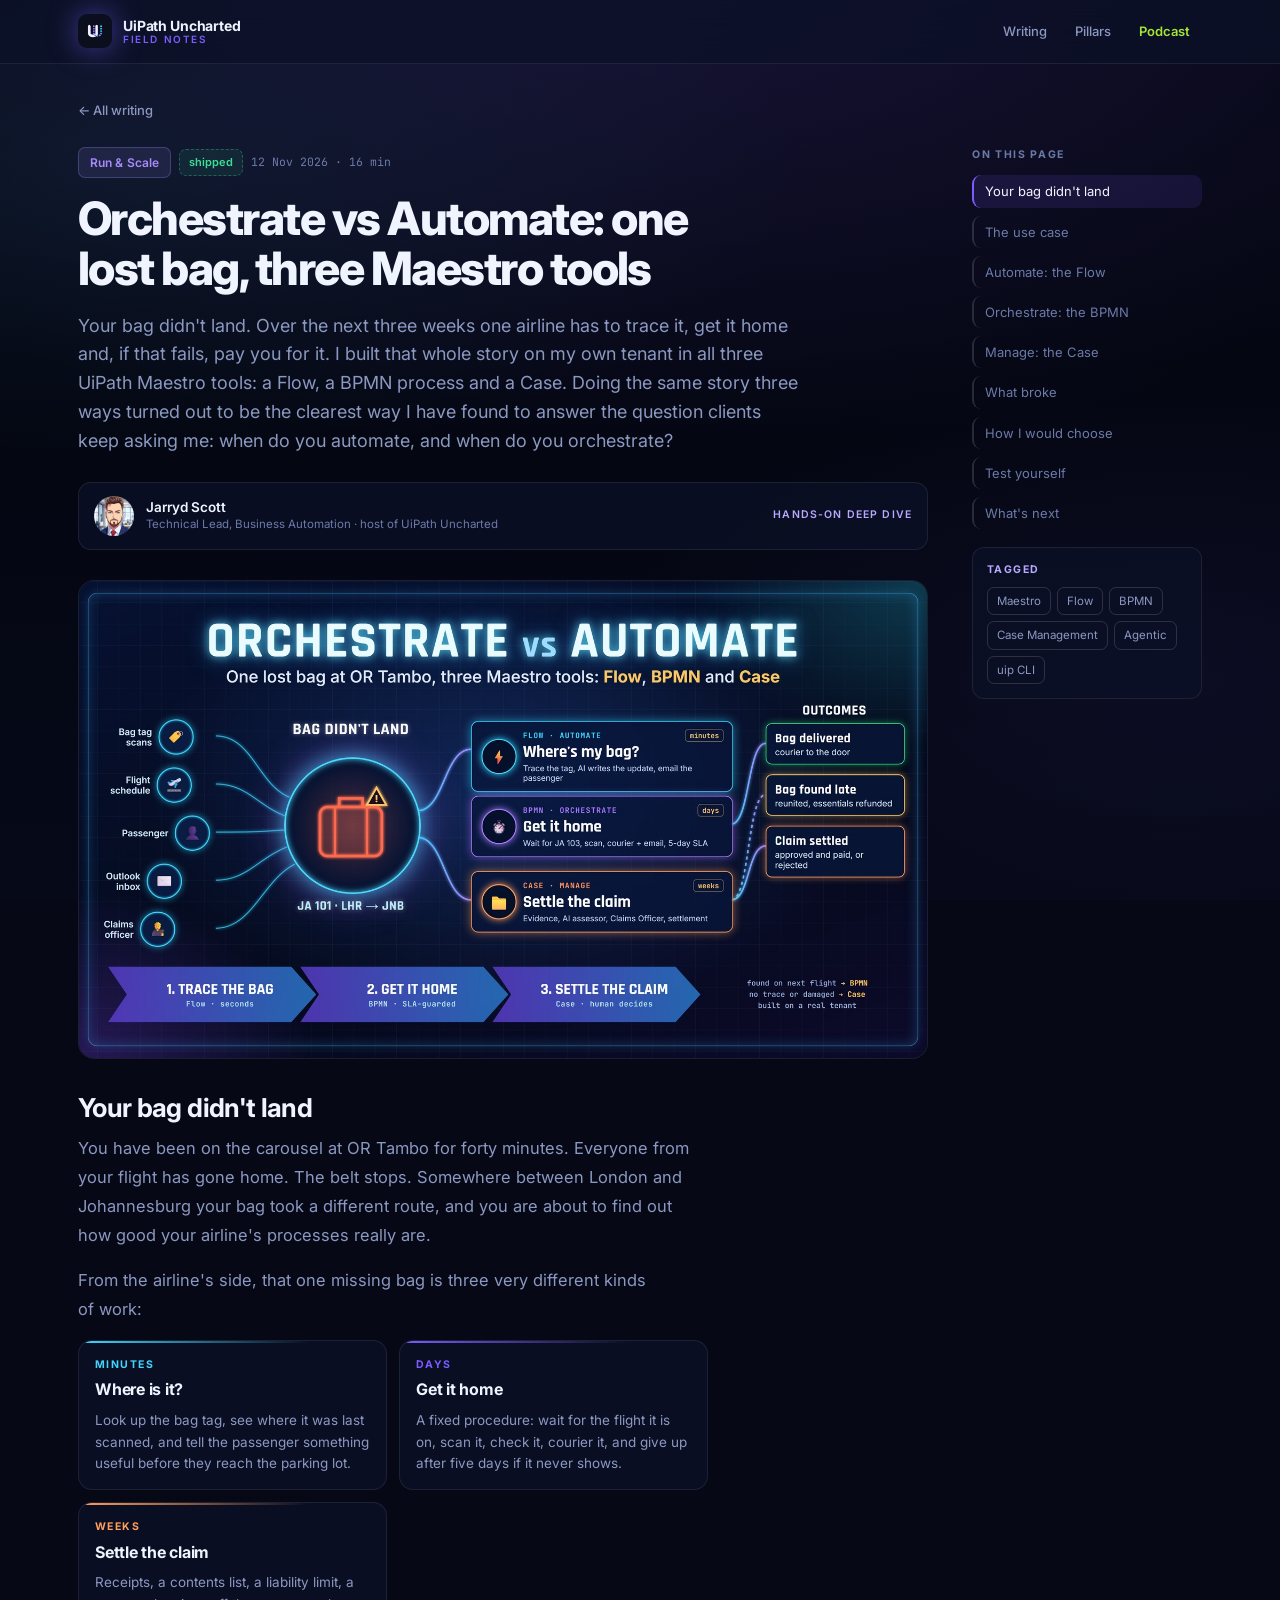
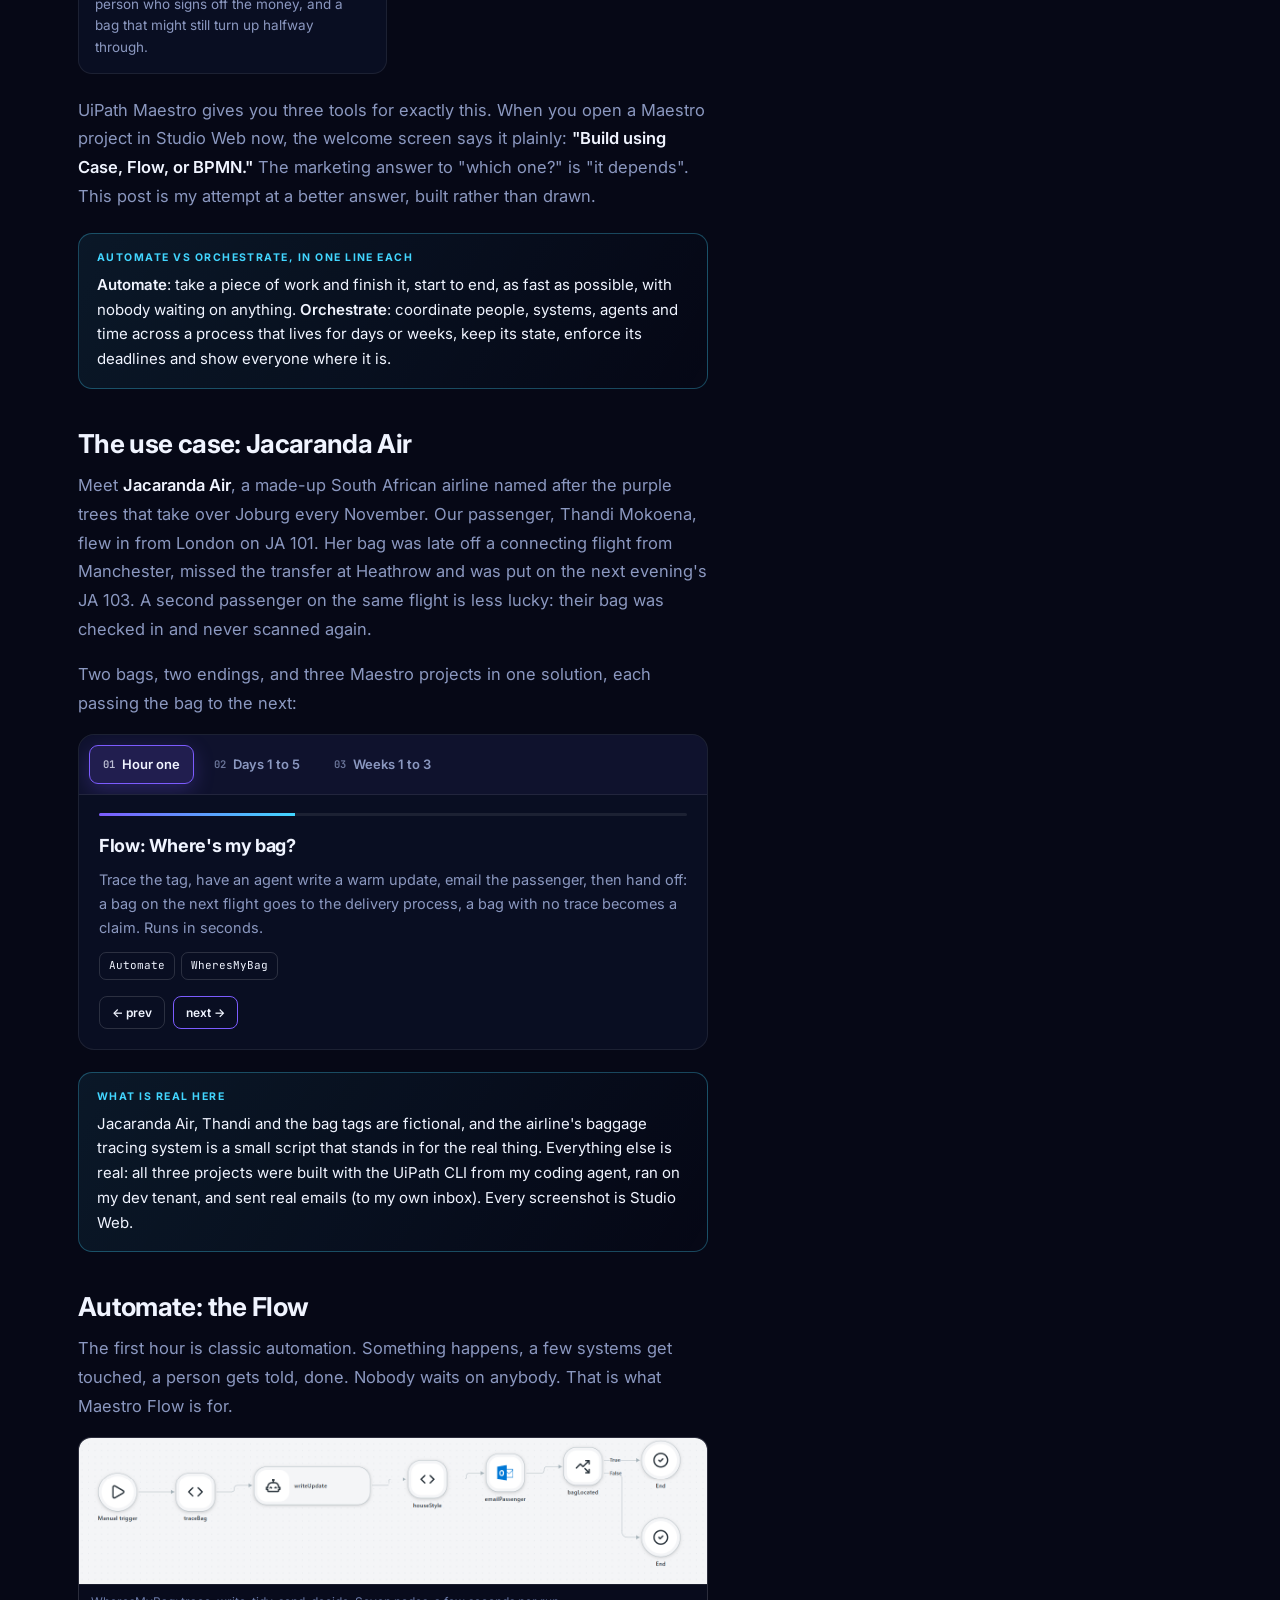
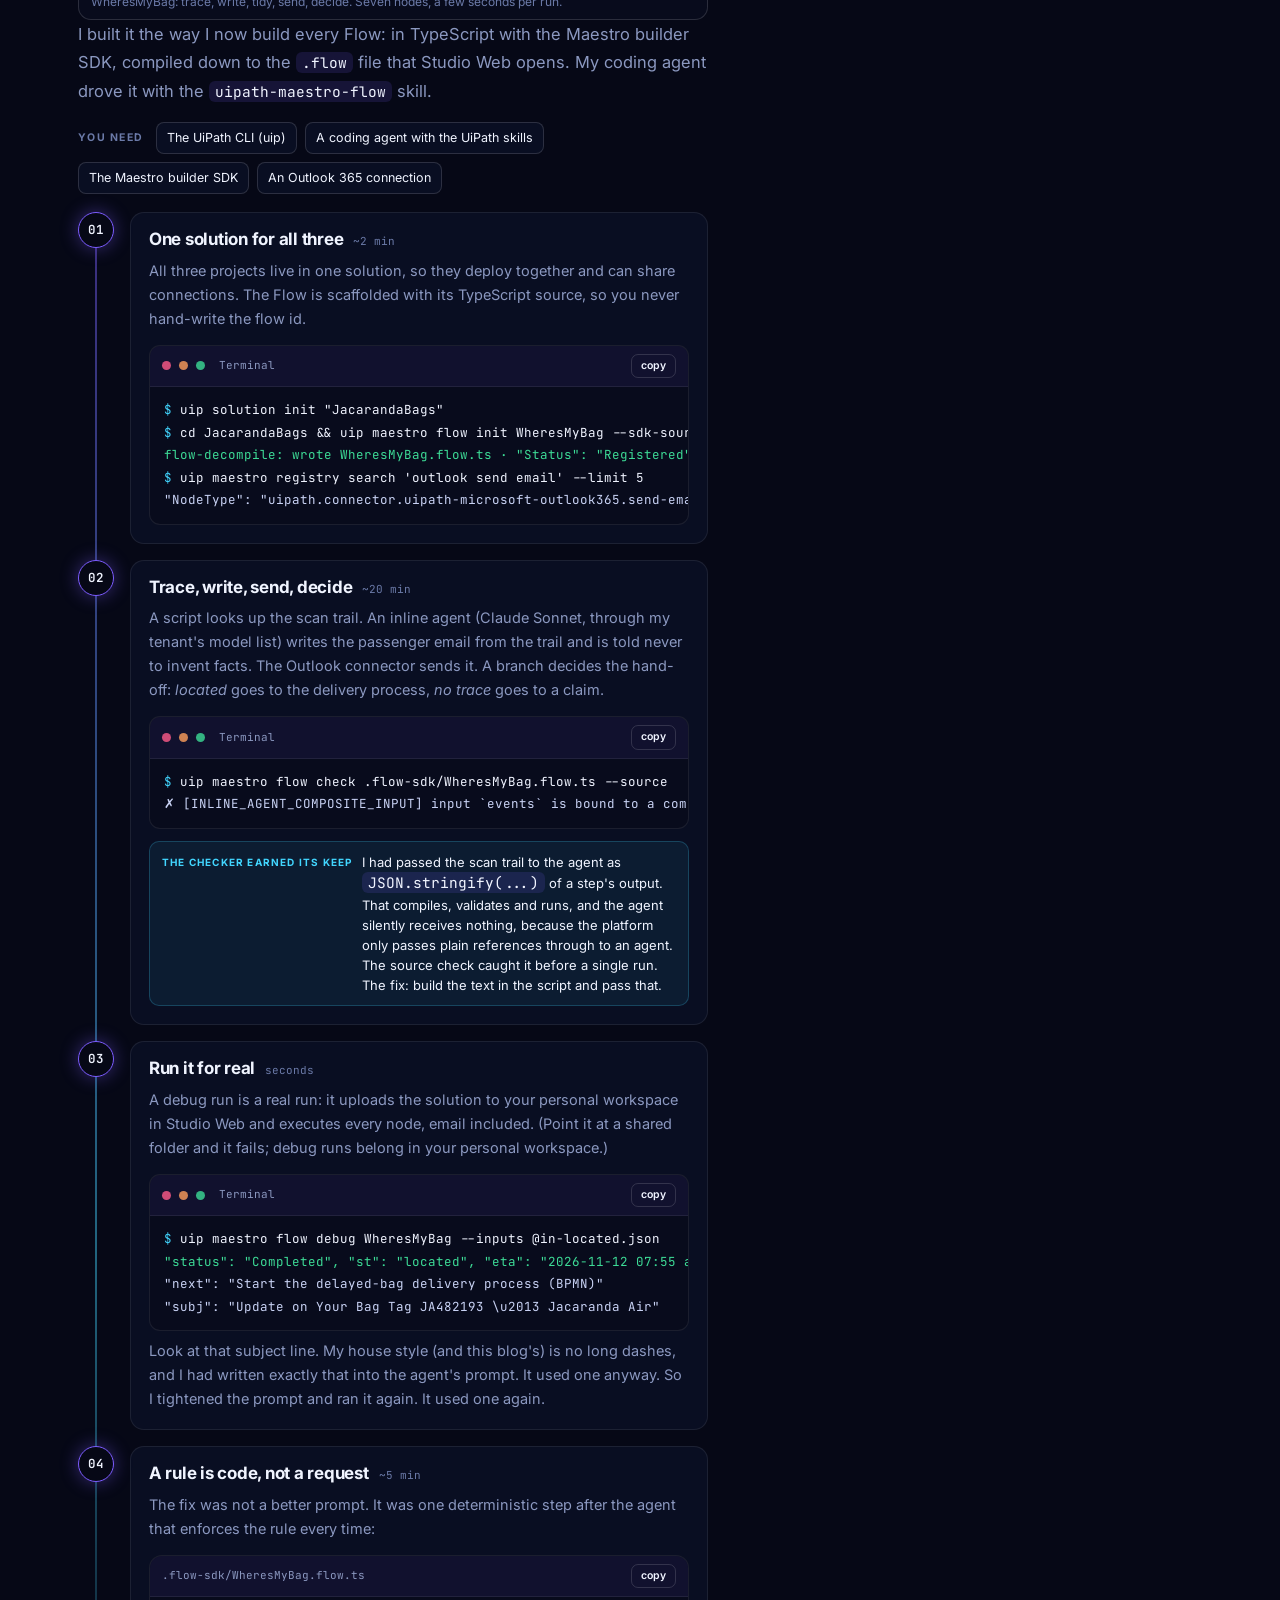
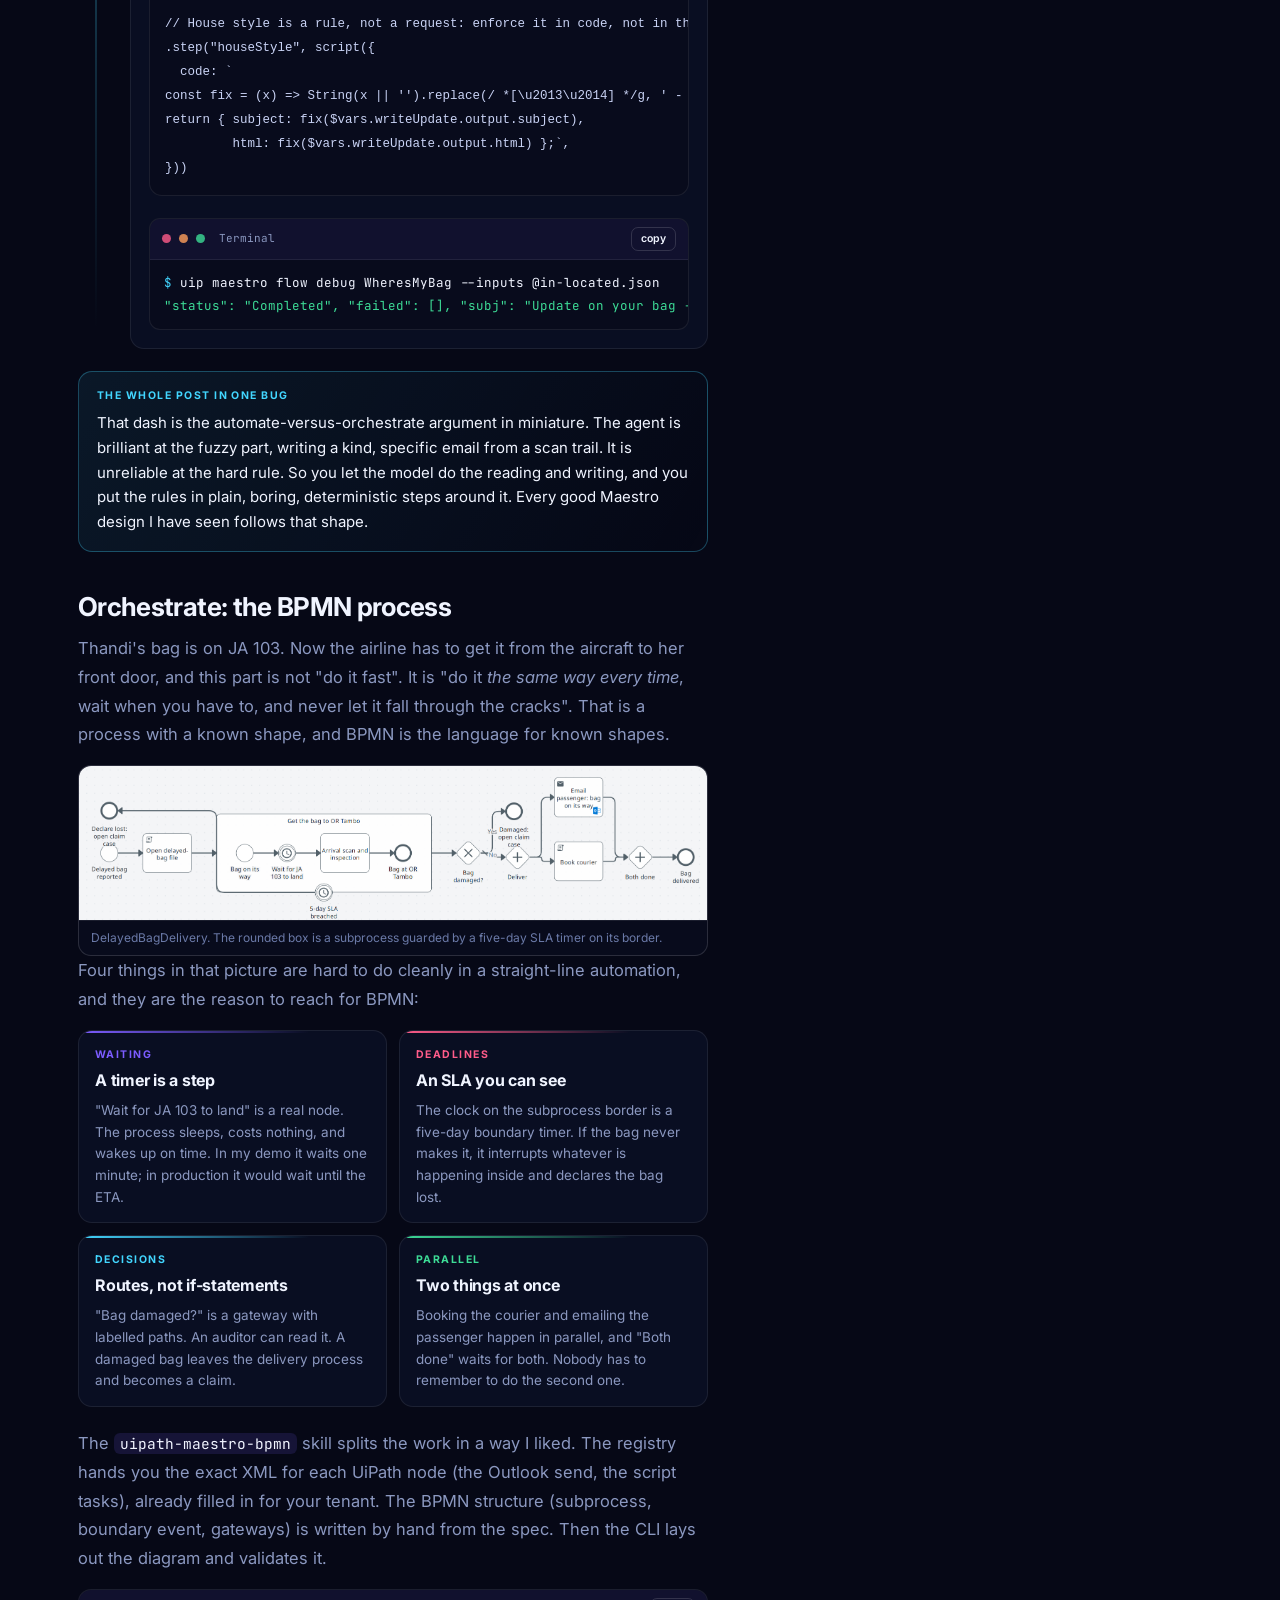
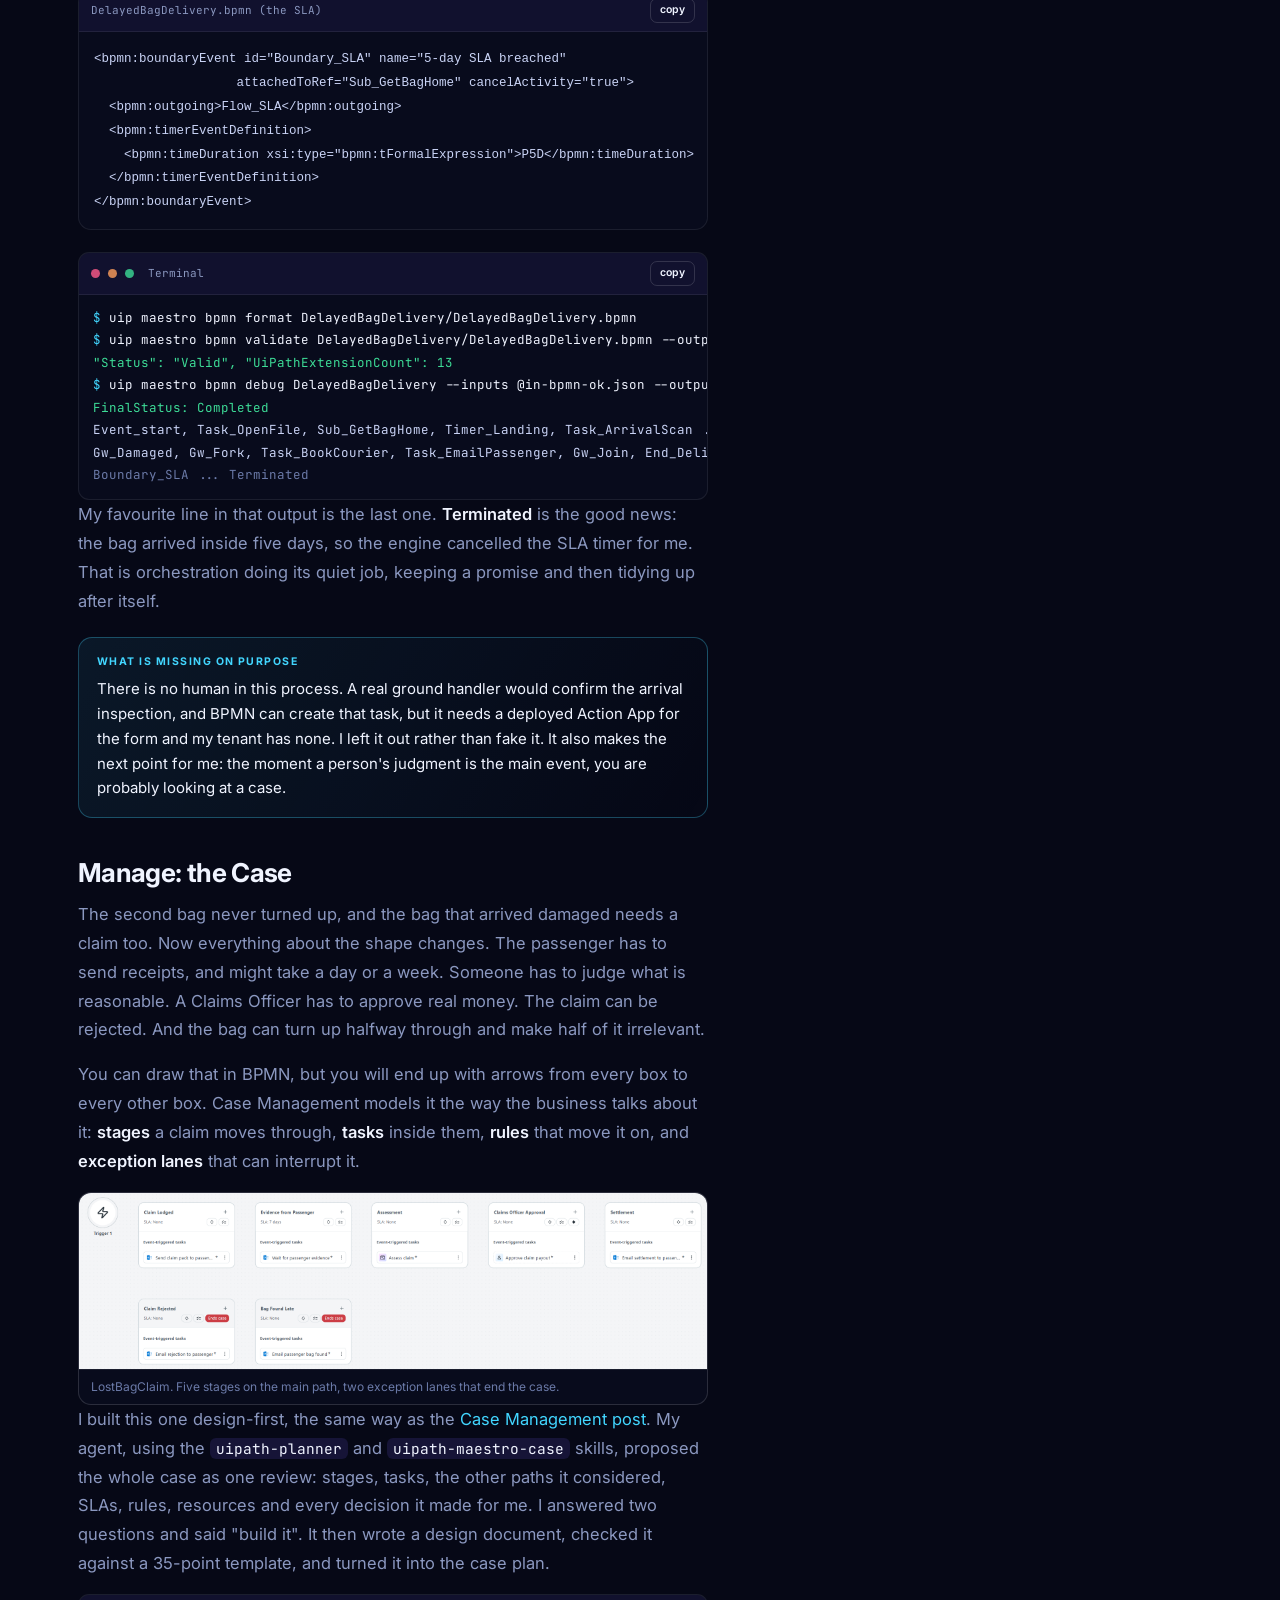
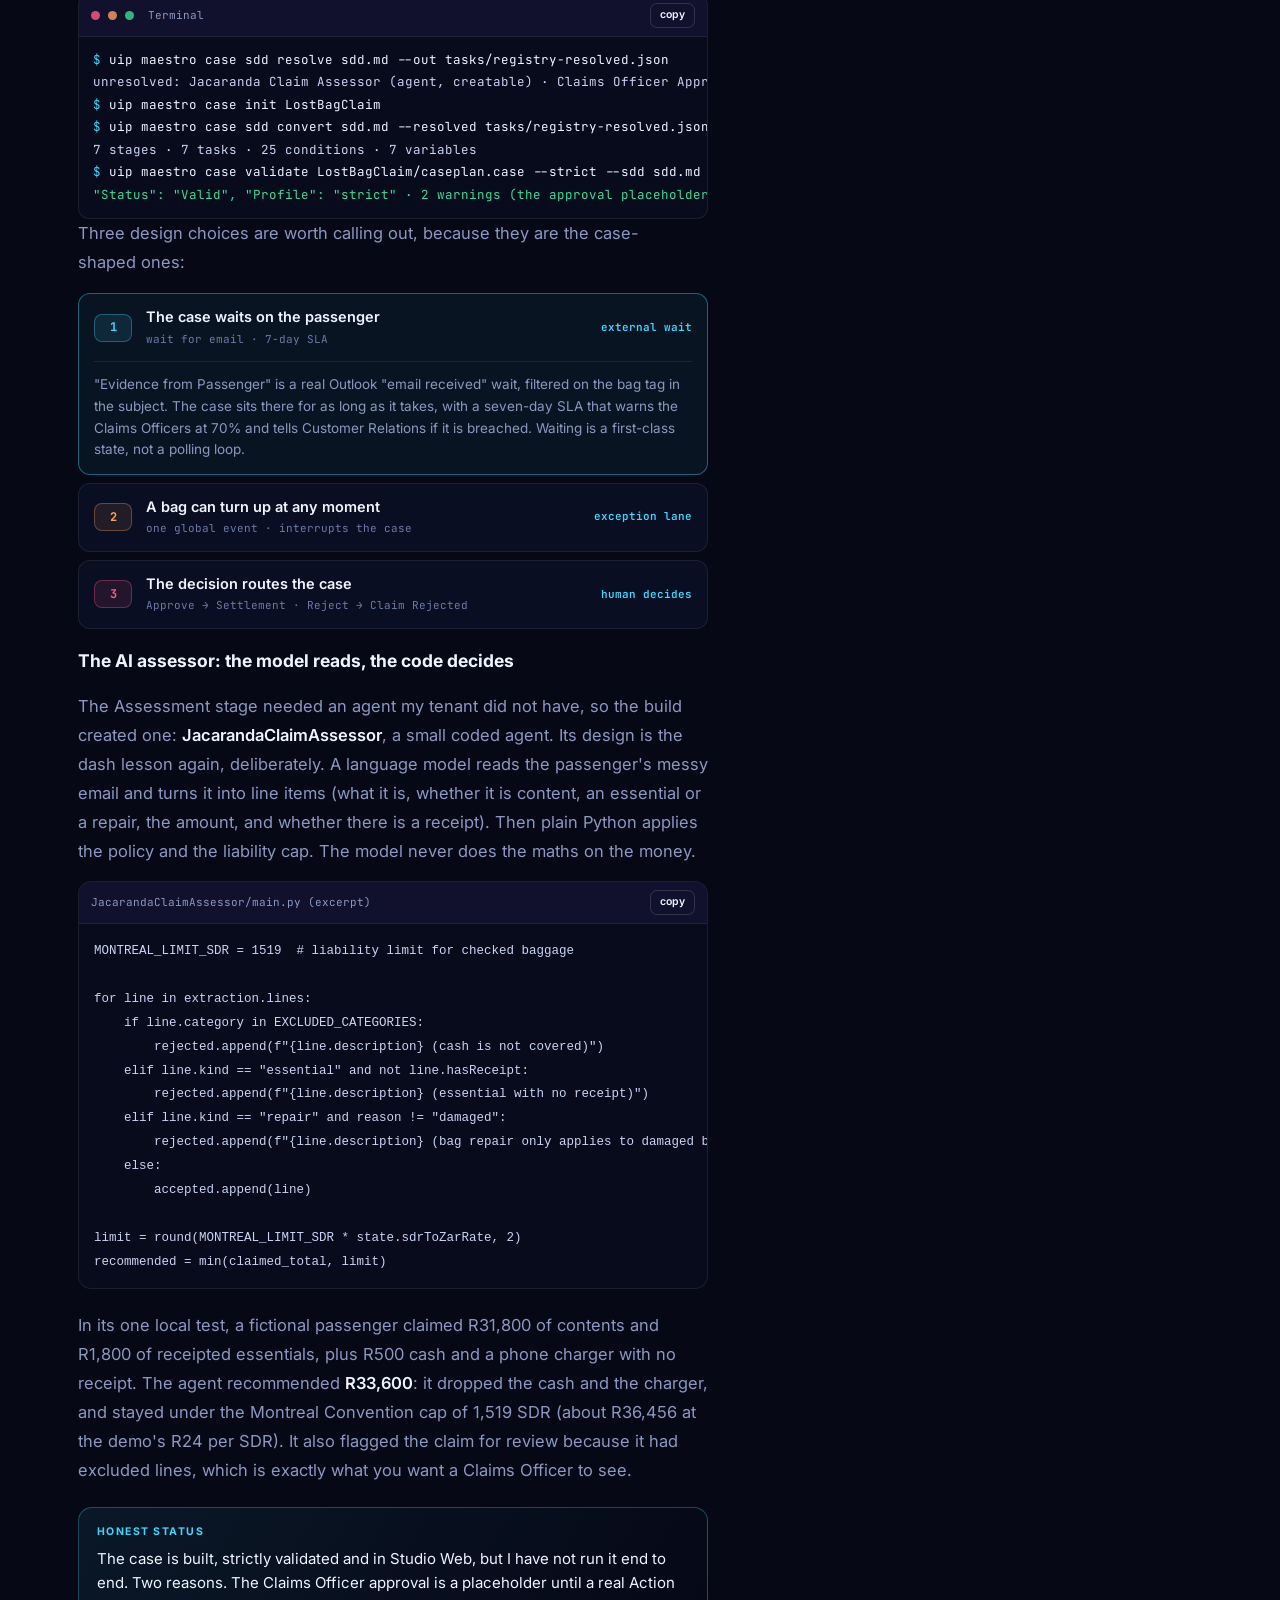
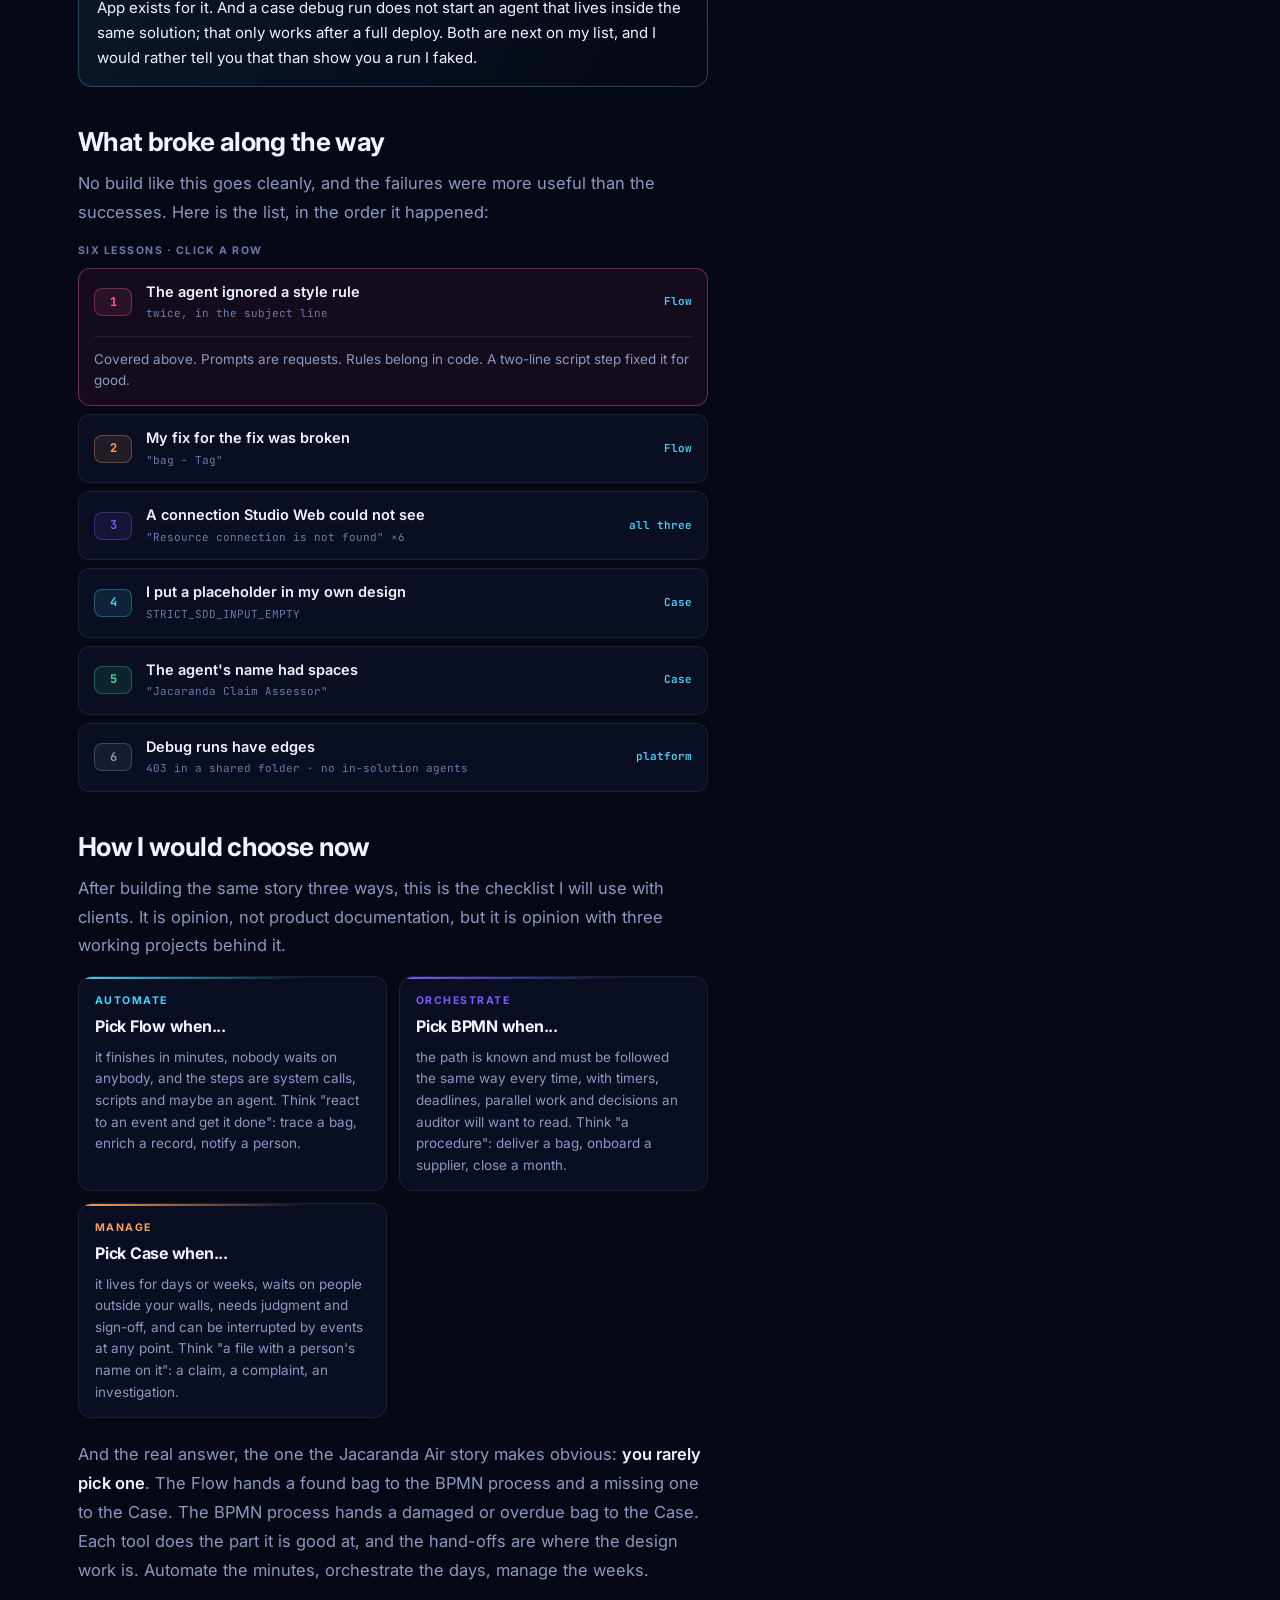
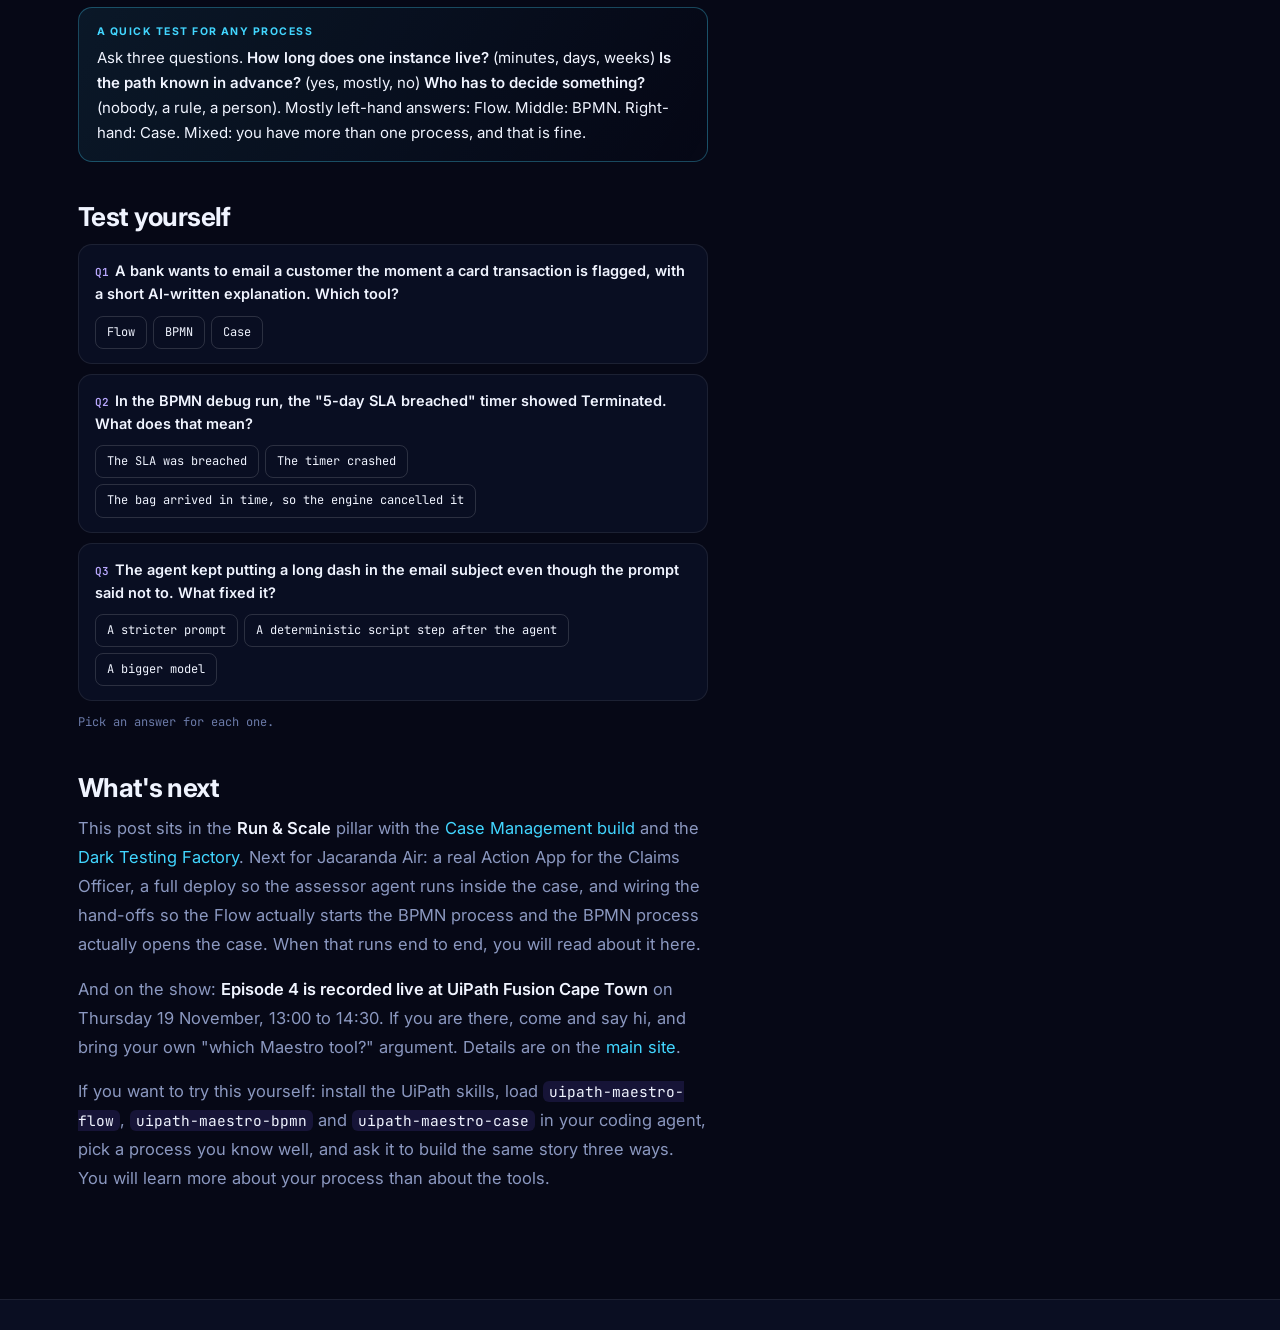
<file: blog/maestro-orchestrate-vs-automate/index.html>
<!DOCTYPE html>
<html lang="en">
<head>
  <meta charset="UTF-8" />
  <meta name="viewport" content="width=device-width, initial-scale=1.0" />
  <title>Orchestrate vs Automate: one lost bag, three Maestro tools · UiPath Uncharted</title>
  <meta name="description" content="A hands-on build of one lost-luggage story in all three UiPath Maestro tools: a Flow that traces the bag in minutes, a BPMN process that gets it home under an SLA, and a Case that settles the claim over weeks, with an AI assessor and a human sign-off. When to automate, when to orchestrate, and what broke along the way." />
  <meta name="theme-color" content="#060816" />
  <meta property="og:type" content="article" />
  <meta property="og:site_name" content="UiPath Uncharted" />
  <meta property="og:title" content="Orchestrate vs Automate: one lost bag, three Maestro tools · UiPath Uncharted" />
  <meta property="og:description" content="One lost-luggage story built in all three UiPath Maestro tools: Flow, BPMN and Case. When to automate, when to orchestrate, and what broke along the way." />
  <meta property="og:url" content="https://uipathuncharted.co.za/blog/maestro-orchestrate-vs-automate/" />
  <meta property="og:image" content="https://uipathuncharted.co.za/blog/assets/maestro-orchestrate-cover.jpg" />
  <meta property="og:image:width" content="1600" />
  <meta property="og:image:height" content="893" />
  <meta property="og:image:alt" content="Orchestrate vs Automate: one lost bag, three Maestro tools" />
  <meta name="twitter:card" content="summary_large_image" />
  <link rel="canonical" href="https://uipathuncharted.co.za/blog/maestro-orchestrate-vs-automate/" />
  <link rel="preconnect" href="https://fonts.googleapis.com" />
  <link rel="preconnect" href="https://fonts.gstatic.com" crossorigin />
  <link href="https://fonts.googleapis.com/css2?family=Inter:wght@400;500;600;700;800&family=JetBrains+Mono:wght@400;600;700&display=swap" rel="stylesheet" />
  <link rel="stylesheet" href="../blog.css" />
  <link rel="icon" type="image/png" href="../../assets/uu-mark-navy.png" />
  <link rel="apple-touch-icon" href="../../assets/uu-mark-navy.png" />
</head>
<body>
  <a class="skip-link" href="#main">Skip to content</a>
  <div class="uu-page">
    <div class="uu-progress" aria-hidden="true"><span></span></div>

    <header class="uu-header">
      <div class="uu-wrap uu-header-inner">
        <a class="uu-brand" href="../" aria-label="UiPath Uncharted Field Notes, blog home">
          <img src="../../assets/uu-mark-navy.png" alt="" width="34" height="34" />
          <span class="uu-brand-text">
            <span class="uu-brand-name">UiPath Uncharted</span>
            <span class="uu-brand-sub">Field Notes</span>
          </span>
        </a>
        <nav class="uu-nav" aria-label="Blog">
          <a href="../#feed">Writing</a>
          <a href="../#pillars">Pillars</a>
          <a class="nav-cross" href="../../">Podcast</a>
        </nav>
      </div>
    </header>

    <main id="main" class="uu-wrap post-main">
      <a class="back-link" href="../">← All writing</a>
      <div class="post-layout">
        <article>
          <header class="post-head">
            <div class="chips">
              <span class="chip chip-lg p-run">Run &amp; Scale</span>
              <span class="chip chip-status c-green">shipped</span>
              <span class="post-date">12 Nov 2026 · 16 min</span>
            </div>
            <h1 class="post-title">Orchestrate vs Automate: one lost bag, three Maestro tools</h1>
            <p class="post-lede">Your bag didn't land. Over the next three weeks one airline has to trace it, get it home and, if that fails, pay you for it. I built that whole story on my own tenant in all three UiPath Maestro tools: a Flow, a BPMN process and a Case. Doing the same story three ways turned out to be the clearest way I have found to answer the question clients keep asking me: when do you automate, and when do you orchestrate?</p>
            <div class="author">
              <img src="../assets/jarryd-scott-avatar.jpg" alt="" width="40" height="40" />
              <div class="author-text">
                <span class="author-name">Jarryd Scott</span>
                <span class="author-role">Technical Lead, Business Automation · host of UiPath Uncharted</span>
              </div>
              <span class="author-ep">Hands-on deep dive</span>
            </div>
            <figure class="post-hero">
              <img src="../assets/maestro-orchestrate-cover.jpg" alt="Orchestrate vs Automate: a glowing suitcase that didn't land at OR Tambo, fed by bag tag scans, the flight schedule, the passenger, the Outlook inbox and a claims officer, routed to three Maestro lanes (Flow: where's my bag, minutes; BPMN: get it home, days; Case: settle the claim, weeks) and three outcomes: bag delivered, bag found late, claim settled" width="1600" height="893" />
            </figure>
          </header>
          <div class="prose">
            <h2 id="c1">Your bag didn't land</h2>
            <p>You have been on the carousel at OR Tambo for forty minutes. Everyone from your flight has gone home. The belt stops. Somewhere between London and Johannesburg your bag took a different route, and you are about to find out how good your airline's processes really are.</p>
            <p>From the airline's side, that one missing bag is three very different kinds of work:</p>
            <ul class="cards">
              <li>
                <div class="info-card c-cyan">
                  <span class="rail" aria-hidden="true"></span>
                  <p class="info-kicker">Minutes</p>
                  <h3 class="info-title">Where is it?</h3>
                  <p class="info-body">Look up the bag tag, see where it was last scanned, and tell the passenger something useful before they reach the parking lot.</p>
                </div>
              </li>
              <li>
                <div class="info-card c-purple">
                  <span class="rail" aria-hidden="true"></span>
                  <p class="info-kicker">Days</p>
                  <h3 class="info-title">Get it home</h3>
                  <p class="info-body">A fixed procedure: wait for the flight it is on, scan it, check it, courier it, and give up after five days if it never shows.</p>
                </div>
              </li>
              <li>
                <div class="info-card c-orange">
                  <span class="rail" aria-hidden="true"></span>
                  <p class="info-kicker">Weeks</p>
                  <h3 class="info-title">Settle the claim</h3>
                  <p class="info-body">Receipts, a contents list, a liability limit, a person who signs off the money, and a bag that might still turn up halfway through.</p>
                </div>
              </li>
            </ul>
            <p>UiPath Maestro gives you three tools for exactly this. When you open a Maestro project in Studio Web now, the welcome screen says it plainly: <strong>"Build using Case, Flow, or BPMN."</strong> The marketing answer to "which one?" is "it depends". This post is my attempt at a better answer, built rather than drawn.</p>
            <aside class="callout is-note">
              <p class="callout-label">Automate vs orchestrate, in one line each</p>
              <p class="callout-text"><strong>Automate</strong>: take a piece of work and finish it, start to end, as fast as possible, with nobody waiting on anything. <strong>Orchestrate</strong>: coordinate people, systems, agents and time across a process that lives for days or weeks, keep its state, enforce its deadlines and show everyone where it is.</p>
            </aside>

            <h2 id="c2">The use case: Jacaranda Air</h2>
            <p>Meet <strong>Jacaranda Air</strong>, a made-up South African airline named after the purple trees that take over Joburg every November. Our passenger, Thandi Mokoena, flew in from London on JA 101. Her bag was late off a connecting flight from Manchester, missed the transfer at Heathrow and was put on the next evening's JA 103. A second passenger on the same flight is less lucky: their bag was checked in and never scanned again.</p>
            <p>Two bags, two endings, and three Maestro projects in one solution, each passing the bag to the next:</p>
            <div class="stages" data-stages>
              <div class="stage-tabs" role="tablist" aria-label="The journey of a lost bag">
                <button type="button" class="stage-tab" role="tab" id="mstage-tab-1" aria-controls="mstage-panel-1" aria-selected="true">
                  <span class="stage-tab-n">01</span><span>Hour one</span>
                </button>
                <button type="button" class="stage-tab" role="tab" id="mstage-tab-2" aria-controls="mstage-panel-2" aria-selected="false" tabindex="-1">
                  <span class="stage-tab-n">02</span><span>Days 1 to 5</span>
                </button>
                <button type="button" class="stage-tab" role="tab" id="mstage-tab-3" aria-controls="mstage-panel-3" aria-selected="false" tabindex="-1">
                  <span class="stage-tab-n">03</span><span>Weeks 1 to 3</span>
                </button>
              </div>
              <div class="stage-body">
                <div class="stage-bar" aria-hidden="true"><span></span></div>
                <div class="stage-panel" role="tabpanel" id="mstage-panel-1" aria-labelledby="mstage-tab-1">
                  <h3 class="stage-title">Flow: Where's my bag?</h3>
                  <p class="stage-text">Trace the tag, have an agent write a warm update, email the passenger, then hand off: a bag on the next flight goes to the delivery process, a bag with no trace becomes a claim. Runs in seconds.</p>
                  <ul class="meta-pills">
                    <li>Automate</li>
                    <li>WheresMyBag</li>
                  </ul>
                </div>
                <div class="stage-panel" role="tabpanel" id="mstage-panel-2" aria-labelledby="mstage-tab-2" hidden>
                  <h3 class="stage-title">BPMN: Delayed bag delivery</h3>
                  <p class="stage-text">Open a delayed-bag file, wait for the flight, scan and inspect the bag on arrival, then book a courier and email the passenger at the same time. A five-day SLA timer watches the whole thing and declares the bag lost if it never arrives.</p>
                  <ul class="meta-pills">
                    <li>Orchestrate</li>
                    <li>DelayedBagDelivery</li>
                  </ul>
                </div>
                <div class="stage-panel" role="tabpanel" id="mstage-panel-3" aria-labelledby="mstage-tab-3" hidden>
                  <h3 class="stage-title">Case: Lost bag claim</h3>
                  <p class="stage-text">Ask for evidence, wait for the passenger, let an AI agent assess the claim against the Montreal Convention limit, have a Claims Officer approve or reject, and settle. A bag that turns up mid-claim can interrupt everything.</p>
                  <ul class="meta-pills">
                    <li>Orchestrate and manage</li>
                    <li>LostBagClaim</li>
                  </ul>
                </div>
                <div class="stage-nav">
                  <button type="button" class="mini-btn" data-prev>← prev</button>
                  <button type="button" class="mini-btn is-accent" data-next>next →</button>
                </div>
              </div>
            </div>
            <aside class="callout is-note">
              <p class="callout-label">What is real here</p>
              <p class="callout-text">Jacaranda Air, Thandi and the bag tags are fictional, and the airline's baggage tracing system is a small script that stands in for the real thing. Everything else is real: all three projects were built with the UiPath CLI from my coding agent, ran on my dev tenant, and sent real emails (to my own inbox). Every screenshot is Studio Web.</p>
            </aside>

            <h2 id="c3">Automate: the Flow</h2>
            <p>The first hour is classic automation. Something happens, a few systems get touched, a person gets told, done. Nobody waits on anybody. That is what Maestro Flow is for.</p>
            <figure class="figure shot">
              <img src="../assets/mo-01-flow.png" alt="The WheresMyBag flow in Studio Web: Manual trigger, traceBag script, writeUpdate agent, houseStyle script, emailPassenger Outlook step, and a bagLocated decision with two End nodes" width="1380" height="320" loading="lazy" />
              <figcaption>WheresMyBag: trace, write, tidy, send, decide. Seven nodes, a few seconds per run.</figcaption>
            </figure>
            <p>I built it the way I now build every Flow: in TypeScript with the Maestro builder SDK, compiled down to the <code>.flow</code> file that Studio Web opens. My coding agent drove it with the <code>uipath-maestro-flow</code> skill.</p>
            <div class="walkthrough">
              <div class="prereqs">
                <span class="eyebrow-label">You need</span>
                <span class="prereq">The UiPath CLI (uip)</span>
                <span class="prereq">A coding agent with the UiPath skills</span>
                <span class="prereq">The Maestro builder SDK</span>
                <span class="prereq">An Outlook 365 connection</span>
              </div>
              <ol class="steps">
                <li class="step">
                  <span class="step-n" aria-hidden="true">01</span>
                  <div class="step-card">
                    <div class="step-head">
                      <h3>One solution for all three</h3>
                      <span class="step-time">~2 min</span>
                    </div>
                    <p class="step-body">All three projects live in one solution, so they deploy together and can share connections. The Flow is scaffolded with its TypeScript source, so you never hand-write the flow id.</p>
                    <div class="term-stack">
                      <div class="term">
                        <div class="code-head">
                          <span class="term-dot" aria-hidden="true"></span><span class="term-dot" aria-hidden="true"></span><span class="term-dot" aria-hidden="true"></span>
                          <span class="code-file">Terminal</span>
                          <button type="button" class="copy-btn" data-copy aria-live="polite">copy</button>
                        </div>
                        <div class="term-body">
                          <div class="ln ln-p"><span class="pfx" aria-hidden="true">$ </span><span class="txt">uip solution init "JacarandaBags"</span></div>
                          <div class="ln ln-p"><span class="pfx" aria-hidden="true">$ </span><span class="txt">cd JacarandaBags &amp;&amp; uip maestro flow init WheresMyBag --sdk-source</span></div>
                          <div class="ln ln-ok"><span class="txt">flow-decompile: wrote WheresMyBag.flow.ts · "Status": "Registered"</span></div>
                          <div class="ln ln-p"><span class="pfx" aria-hidden="true">$ </span><span class="txt">uip maestro registry search 'outlook send email' --limit 5</span></div>
                          <div class="ln ln-o"><span class="txt">"NodeType": "uipath.connector.uipath-microsoft-outlook365.send-email"</span></div>
                        </div>
                      </div>
                    </div>
                  </div>
                </li>
                <li class="step">
                  <span class="step-n" aria-hidden="true">02</span>
                  <div class="step-card">
                    <div class="step-head">
                      <h3>Trace, write, send, decide</h3>
                      <span class="step-time">~20 min</span>
                    </div>
                    <p class="step-body">A script looks up the scan trail. An inline agent (Claude Sonnet, through my tenant's model list) writes the passenger email from the trail and is told never to invent facts. The Outlook connector sends it. A branch decides the hand-off: <em>located</em> goes to the delivery process, <em>no trace</em> goes to a claim.</p>
                    <div class="term-stack">
                      <div class="term">
                        <div class="code-head">
                          <span class="term-dot" aria-hidden="true"></span><span class="term-dot" aria-hidden="true"></span><span class="term-dot" aria-hidden="true"></span>
                          <span class="code-file">Terminal</span>
                          <button type="button" class="copy-btn" data-copy aria-live="polite">copy</button>
                        </div>
                        <div class="term-body">
                          <div class="ln ln-p"><span class="pfx" aria-hidden="true">$ </span><span class="txt">uip maestro flow check .flow-sdk/WheresMyBag.flow.ts --source</span></div>
                          <div class="ln ln-o"><span class="txt">✗ [INLINE_AGENT_COMPOSITE_INPUT] input `events` is bound to a computed expression ... its value does not reach the agent</span></div>
                        </div>
                      </div>
                    </div>
                    <div class="tip">
                      <span class="tip-label">The checker earned its keep</span>
                      <p class="tip-text">I had passed the scan trail to the agent as <code>JSON.stringify(...)</code> of a step's output. That compiles, validates and runs, and the agent silently receives nothing, because the platform only passes plain references through to an agent. The source check caught it before a single run. The fix: build the text in the script and pass that.</p>
                    </div>
                  </div>
                </li>
                <li class="step">
                  <span class="step-n" aria-hidden="true">03</span>
                  <div class="step-card">
                    <div class="step-head">
                      <h3>Run it for real</h3>
                      <span class="step-time">seconds</span>
                    </div>
                    <p class="step-body">A debug run is a real run: it uploads the solution to your personal workspace in Studio Web and executes every node, email included. (Point it at a shared folder and it fails; debug runs belong in your personal workspace.)</p>
                    <div class="term-stack">
                      <div class="term">
                        <div class="code-head">
                          <span class="term-dot" aria-hidden="true"></span><span class="term-dot" aria-hidden="true"></span><span class="term-dot" aria-hidden="true"></span>
                          <span class="code-file">Terminal</span>
                          <button type="button" class="copy-btn" data-copy aria-live="polite">copy</button>
                        </div>
                        <div class="term-body">
                          <div class="ln ln-p"><span class="pfx" aria-hidden="true">$ </span><span class="txt">uip maestro flow debug WheresMyBag --inputs @in-located.json</span></div>
                          <div class="ln ln-ok"><span class="txt">"status": "Completed", "st": "located", "eta": "2026-11-12 07:55 at OR Tambo"</span></div>
                          <div class="ln ln-o"><span class="txt">"next": "Start the delayed-bag delivery process (BPMN)"</span></div>
                          <div class="ln ln-o"><span class="txt">"subj": "Update on Your Bag Tag JA482193 \u2013 Jacaranda Air"</span></div>
                        </div>
                      </div>
                    </div>
                    <p class="step-body">Look at that subject line. My house style (and this blog's) is no long dashes, and I had written exactly that into the agent's prompt. It used one anyway. So I tightened the prompt and ran it again. It used one again.</p>
                  </div>
                </li>
                <li class="step">
                  <span class="step-n" aria-hidden="true">04</span>
                  <div class="step-card">
                    <div class="step-head">
                      <h3>A rule is code, not a request</h3>
                      <span class="step-time">~5 min</span>
                    </div>
                    <p class="step-body">The fix was not a better prompt. It was one deterministic step after the agent that enforces the rule every time:</p>
                    <div class="code-win">
                      <div class="code-head">
                        <span class="code-file">.flow-sdk/WheresMyBag.flow.ts</span>
                        <button type="button" class="copy-btn" data-copy aria-live="polite">copy</button>
                      </div>
                      <pre><code>// House style is a rule, not a request: enforce it in code, not in the prompt.
.step("houseStyle", script({
  code: `
const fix = (x) =&gt; String(x || '').replace(/ *[\u2013\u2014] */g, ' - ');
return { subject: fix($vars.writeUpdate.output.subject),
         html: fix($vars.writeUpdate.output.html) };`,
}))</code></pre>
                    </div>
                    <div class="term-stack">
                      <div class="term">
                        <div class="code-head">
                          <span class="term-dot" aria-hidden="true"></span><span class="term-dot" aria-hidden="true"></span><span class="term-dot" aria-hidden="true"></span>
                          <span class="code-file">Terminal</span>
                          <button type="button" class="copy-btn" data-copy aria-live="polite">copy</button>
                        </div>
                        <div class="term-body">
                          <div class="ln ln-p"><span class="pfx" aria-hidden="true">$ </span><span class="txt">uip maestro flow debug WheresMyBag --inputs @in-located.json</span></div>
                          <div class="ln ln-ok"><span class="txt">"status": "Completed", "failed": [], "subj": "Update on your bag - Tag JA482193"</span></div>
                        </div>
                      </div>
                    </div>
                  </div>
                </li>
              </ol>
            </div>
            <aside class="callout is-note">
              <p class="callout-label">The whole post in one bug</p>
              <p class="callout-text">That dash is the automate-versus-orchestrate argument in miniature. The agent is brilliant at the fuzzy part, writing a kind, specific email from a scan trail. It is unreliable at the hard rule. So you let the model do the reading and writing, and you put the rules in plain, boring, deterministic steps around it. Every good Maestro design I have seen follows that shape.</p>
            </aside>

            <h2 id="c4">Orchestrate: the BPMN process</h2>
            <p>Thandi's bag is on JA 103. Now the airline has to get it from the aircraft to her front door, and this part is not "do it fast". It is "do it <em>the same way every time</em>, wait when you have to, and never let it fall through the cracks". That is a process with a known shape, and BPMN is the language for known shapes.</p>
            <figure class="figure shot">
              <img src="../assets/mo-02-bpmn.png" alt="The DelayedBagDelivery BPMN process in Studio Web: Delayed bag reported, Open delayed-bag file, a subprocess Get the bag to OR Tambo with a Wait for JA 103 to land timer and an Arrival scan and inspection task, a 5-day SLA breached boundary timer leading to Declare lost: open claim case, a Bag damaged? gateway, and a parallel Deliver split into Email passenger and Book courier, joined at Both done before Bag delivered" width="1765" height="432" loading="lazy" />
              <figcaption>DelayedBagDelivery. The rounded box is a subprocess guarded by a five-day SLA timer on its border.</figcaption>
            </figure>
            <p>Four things in that picture are hard to do cleanly in a straight-line automation, and they are the reason to reach for BPMN:</p>
            <ul class="cards">
              <li>
                <div class="info-card c-purple">
                  <span class="rail" aria-hidden="true"></span>
                  <p class="info-kicker">Waiting</p>
                  <h3 class="info-title">A timer is a step</h3>
                  <p class="info-body">"Wait for JA 103 to land" is a real node. The process sleeps, costs nothing, and wakes up on time. In my demo it waits one minute; in production it would wait until the ETA.</p>
                </div>
              </li>
              <li>
                <div class="info-card c-pink">
                  <span class="rail" aria-hidden="true"></span>
                  <p class="info-kicker">Deadlines</p>
                  <h3 class="info-title">An SLA you can see</h3>
                  <p class="info-body">The clock on the subprocess border is a five-day boundary timer. If the bag never makes it, it interrupts whatever is happening inside and declares the bag lost.</p>
                </div>
              </li>
              <li>
                <div class="info-card c-cyan">
                  <span class="rail" aria-hidden="true"></span>
                  <p class="info-kicker">Decisions</p>
                  <h3 class="info-title">Routes, not if-statements</h3>
                  <p class="info-body">"Bag damaged?" is a gateway with labelled paths. An auditor can read it. A damaged bag leaves the delivery process and becomes a claim.</p>
                </div>
              </li>
              <li>
                <div class="info-card c-green">
                  <span class="rail" aria-hidden="true"></span>
                  <p class="info-kicker">Parallel</p>
                  <h3 class="info-title">Two things at once</h3>
                  <p class="info-body">Booking the courier and emailing the passenger happen in parallel, and "Both done" waits for both. Nobody has to remember to do the second one.</p>
                </div>
              </li>
            </ul>
            <p>The <code>uipath-maestro-bpmn</code> skill splits the work in a way I liked. The registry hands you the exact XML for each UiPath node (the Outlook send, the script tasks), already filled in for your tenant. The BPMN structure (subprocess, boundary event, gateways) is written by hand from the spec. Then the CLI lays out the diagram and validates it.</p>
            <div class="code-win">
              <div class="code-head">
                <span class="code-file">DelayedBagDelivery.bpmn (the SLA)</span>
                <button type="button" class="copy-btn" data-copy aria-live="polite">copy</button>
              </div>
              <pre><code>&lt;bpmn:boundaryEvent id="Boundary_SLA" name="5-day SLA breached"
                   attachedToRef="Sub_GetBagHome" cancelActivity="true"&gt;
  &lt;bpmn:outgoing&gt;Flow_SLA&lt;/bpmn:outgoing&gt;
  &lt;bpmn:timerEventDefinition&gt;
    &lt;bpmn:timeDuration xsi:type="bpmn:tFormalExpression"&gt;P5D&lt;/bpmn:timeDuration&gt;
  &lt;/bpmn:timerEventDefinition&gt;
&lt;/bpmn:boundaryEvent&gt;</code></pre>
            </div>
            <div class="term-stack">
              <div class="term">
                <div class="code-head">
                  <span class="term-dot" aria-hidden="true"></span><span class="term-dot" aria-hidden="true"></span><span class="term-dot" aria-hidden="true"></span>
                  <span class="code-file">Terminal</span>
                  <button type="button" class="copy-btn" data-copy aria-live="polite">copy</button>
                </div>
                <div class="term-body">
                  <div class="ln ln-p"><span class="pfx" aria-hidden="true">$ </span><span class="txt">uip maestro bpmn format DelayedBagDelivery/DelayedBagDelivery.bpmn</span></div>
                  <div class="ln ln-p"><span class="pfx" aria-hidden="true">$ </span><span class="txt">uip maestro bpmn validate DelayedBagDelivery/DelayedBagDelivery.bpmn --output json</span></div>
                  <div class="ln ln-ok"><span class="txt">"Status": "Valid", "UiPathExtensionCount": 13</span></div>
                  <div class="ln ln-p"><span class="pfx" aria-hidden="true">$ </span><span class="txt">uip maestro bpmn debug DelayedBagDelivery --inputs @in-bpmn-ok.json --output json</span></div>
                  <div class="ln ln-ok"><span class="txt">FinalStatus: Completed</span></div>
                  <div class="ln ln-o"><span class="txt">Event_start, Task_OpenFile, Sub_GetBagHome, Timer_Landing, Task_ArrivalScan ... Completed</span></div>
                  <div class="ln ln-o"><span class="txt">Gw_Damaged, Gw_Fork, Task_BookCourier, Task_EmailPassenger, Gw_Join, End_Delivered ... Completed</span></div>
                  <div class="ln ln-c"><span class="txt">Boundary_SLA ... Terminated</span></div>
                </div>
              </div>
            </div>
            <p>My favourite line in that output is the last one. <strong>Terminated</strong> is the good news: the bag arrived inside five days, so the engine cancelled the SLA timer for me. That is orchestration doing its quiet job, keeping a promise and then tidying up after itself.</p>
            <aside class="callout is-note">
              <p class="callout-label">What is missing on purpose</p>
              <p class="callout-text">There is no human in this process. A real ground handler would confirm the arrival inspection, and BPMN can create that task, but it needs a deployed Action App for the form and my tenant has none. I left it out rather than fake it. It also makes the next point for me: the moment a person's judgment is the main event, you are probably looking at a case.</p>
            </aside>

            <h2 id="c5">Manage: the Case</h2>
            <p>The second bag never turned up, and the bag that arrived damaged needs a claim too. Now everything about the shape changes. The passenger has to send receipts, and might take a day or a week. Someone has to judge what is reasonable. A Claims Officer has to approve real money. The claim can be rejected. And the bag can turn up halfway through and make half of it irrelevant.</p>
            <p>You can draw that in BPMN, but you will end up with arrows from every box to every other box. Case Management models it the way the business talks about it: <strong>stages</strong> a claim moves through, <strong>tasks</strong> inside them, <strong>rules</strong> that move it on, and <strong>exception lanes</strong> that can interrupt it.</p>
            <figure class="figure shot">
              <img src="../assets/mo-03-case.png" alt="The LostBagClaim case plan in Studio Web: Trigger 1, then stages Claim Lodged, Evidence from Passenger (SLA 7 days), Assessment, Claims Officer Approval and Settlement, each with one task, and two secondary stages Claim Rejected and Bag Found Late, both marked Ends case" width="1890" height="530" loading="lazy" />
              <figcaption>LostBagClaim. Five stages on the main path, two exception lanes that end the case.</figcaption>
            </figure>
            <p>I built this one design-first, the same way as the <a href="../maestro-case-management/">Case Management post</a>. My agent, using the <code>uipath-planner</code> and <code>uipath-maestro-case</code> skills, proposed the whole case as one review: stages, tasks, the other paths it considered, SLAs, rules, resources and every decision it made for me. I answered two questions and said "build it". It then wrote a design document, checked it against a 35-point template, and turned it into the case plan.</p>
            <div class="term-stack">
              <div class="term">
                <div class="code-head">
                  <span class="term-dot" aria-hidden="true"></span><span class="term-dot" aria-hidden="true"></span><span class="term-dot" aria-hidden="true"></span>
                  <span class="code-file">Terminal</span>
                  <button type="button" class="copy-btn" data-copy aria-live="polite">copy</button>
                </div>
                <div class="term-body">
                  <div class="ln ln-p"><span class="pfx" aria-hidden="true">$ </span><span class="txt">uip maestro case sdd resolve sdd.md --out tasks/registry-resolved.json</span></div>
                  <div class="ln ln-o"><span class="txt">unresolved: Jacaranda Claim Assessor (agent, creatable) · Claims Officer Approval (action)</span></div>
                  <div class="ln ln-p"><span class="pfx" aria-hidden="true">$ </span><span class="txt">uip maestro case init LostBagClaim</span></div>
                  <div class="ln ln-p"><span class="pfx" aria-hidden="true">$ </span><span class="txt">uip maestro case sdd convert sdd.md --resolved tasks/registry-resolved.json --out LostBagClaim/caseplan.case</span></div>
                  <div class="ln ln-o"><span class="txt">7 stages · 7 tasks · 25 conditions · 7 variables</span></div>
                  <div class="ln ln-p"><span class="pfx" aria-hidden="true">$ </span><span class="txt">uip maestro case validate LostBagClaim/caseplan.case --strict --sdd sdd.md</span></div>
                  <div class="ln ln-ok"><span class="txt">"Status": "Valid", "Profile": "strict" · 2 warnings (the approval placeholder)</span></div>
                </div>
              </div>
            </div>
            <p>Three design choices are worth calling out, because they are the case-shaped ones:</p>
            <ul class="tiers" data-tiers>
              <li class="tier c-cyan is-open">
                <button type="button" class="tier-btn" aria-expanded="true" aria-controls="tier-why-1">
                  <span class="tier-badge">1</span>
                  <span>
                    <span class="tier-name">The case waits on the passenger</span>
                    <span class="tier-facts"><span>wait for email · 7-day SLA</span></span>
                  </span>
                  <span class="tier-path">external wait</span>
                </button>
                <p class="tier-why" id="tier-why-1">"Evidence from Passenger" is a real Outlook "email received" wait, filtered on the bag tag in the subject. The case sits there for as long as it takes, with a seven-day SLA that warns the Claims Officers at 70% and tells Customer Relations if it is breached. Waiting is a first-class state, not a polling loop.</p>
              </li>
              <li class="tier c-orange">
                <button type="button" class="tier-btn" aria-expanded="false" aria-controls="tier-why-2">
                  <span class="tier-badge">2</span>
                  <span>
                    <span class="tier-name">A bag can turn up at any moment</span>
                    <span class="tier-facts"><span>one global event · interrupts the case</span></span>
                  </span>
                  <span class="tier-path">exception lane</span>
                </button>
                <p class="tier-why" id="tier-why-2" hidden>"Bag Found Late" is entered by one email event (the Baggage Desk sends FOUND plus the tag) no matter which stage the claim is in. It interrupts the case, tells the passenger, refunds essentials only and closes the claim. Modelling that once, as a lane, instead of on every stage is exactly what Case Management is good at.</p>
              </li>
              <li class="tier c-pink">
                <button type="button" class="tier-btn" aria-expanded="false" aria-controls="tier-why-3">
                  <span class="tier-badge">3</span>
                  <span>
                    <span class="tier-name">The decision routes the case</span>
                    <span class="tier-facts"><span>Approve → Settlement · Reject → Claim Rejected</span></span>
                  </span>
                  <span class="tier-path">human decides</span>
                </button>
                <p class="tier-why" id="tier-why-3" hidden>The Claims Officer's button is the routing fact. Reject leaves the approval stage through a guarded exit into the Claim Rejected lane; Approve completes it with the exact opposite guard and Settlement follows. The agent recommends, a person decides, the rules do the routing.</p>
              </li>
            </ul>

            <h3>The AI assessor: the model reads, the code decides</h3>
            <p>The Assessment stage needed an agent my tenant did not have, so the build created one: <strong>JacarandaClaimAssessor</strong>, a small coded agent. Its design is the dash lesson again, deliberately. A language model reads the passenger's messy email and turns it into line items (what it is, whether it is content, an essential or a repair, the amount, and whether there is a receipt). Then plain Python applies the policy and the liability cap. The model never does the maths on the money.</p>
            <div class="code-win">
              <div class="code-head">
                <span class="code-file">JacarandaClaimAssessor/main.py (excerpt)</span>
                <button type="button" class="copy-btn" data-copy aria-live="polite">copy</button>
              </div>
              <pre><code>MONTREAL_LIMIT_SDR = 1519  # liability limit for checked baggage

for line in extraction.lines:
    if line.category in EXCLUDED_CATEGORIES:
        rejected.append(f"{line.description} (cash is not covered)")
    elif line.kind == "essential" and not line.hasReceipt:
        rejected.append(f"{line.description} (essential with no receipt)")
    elif line.kind == "repair" and reason != "damaged":
        rejected.append(f"{line.description} (bag repair only applies to damaged bags)")
    else:
        accepted.append(line)

limit = round(MONTREAL_LIMIT_SDR * state.sdrToZarRate, 2)
recommended = min(claimed_total, limit)</code></pre>
            </div>
            <p>In its one local test, a fictional passenger claimed R31,800 of contents and R1,800 of receipted essentials, plus R500 cash and a phone charger with no receipt. The agent recommended <strong>R33,600</strong>: it dropped the cash and the charger, and stayed under the Montreal Convention cap of 1,519 SDR (about R36,456 at the demo's R24 per SDR). It also flagged the claim for review because it had excluded lines, which is exactly what you want a Claims Officer to see.</p>
            <aside class="callout is-note">
              <p class="callout-label">Honest status</p>
              <p class="callout-text">The case is built, strictly validated and in Studio Web, but I have not run it end to end. Two reasons. The Claims Officer approval is a placeholder until a real Action App exists for it. And a case debug run does not start an agent that lives inside the same solution; that only works after a full deploy. Both are next on my list, and I would rather tell you that than show you a run I faked.</p>
            </aside>

            <h2 id="c6">What broke along the way</h2>
            <p>No build like this goes cleanly, and the failures were more useful than the successes. Here is the list, in the order it happened:</p>
            <div class="eyebrow-label">Six lessons · click a row</div>
            <ul class="tiers" data-tiers>
              <li class="tier c-pink is-open">
                <button type="button" class="tier-btn" aria-expanded="true" aria-controls="tier-why-4">
                  <span class="tier-badge">1</span>
                  <span>
                    <span class="tier-name">The agent ignored a style rule</span>
                    <span class="tier-facts"><span>twice, in the subject line</span></span>
                  </span>
                  <span class="tier-path">Flow</span>
                </button>
                <p class="tier-why" id="tier-why-4">Covered above. Prompts are requests. Rules belong in code. A two-line script step fixed it for good.</p>
              </li>
              <li class="tier c-orange">
                <button type="button" class="tier-btn" aria-expanded="false" aria-controls="tier-why-5">
                  <span class="tier-badge">2</span>
                  <span>
                    <span class="tier-name">My fix for the fix was broken</span>
                    <span class="tier-facts"><span>"bag  -  Tag"</span></span>
                  </span>
                  <span class="tier-path">Flow</span>
                </button>
                <p class="tier-why" id="tier-why-5" hidden>The first version of that script used <code>\s</code> in a regular expression inside a TypeScript template string, where the backslash quietly disappears. The subject came out with double spaces. A small reminder that the deterministic step needs its own test run too.</p>
              </li>
              <li class="tier c-purple">
                <button type="button" class="tier-btn" aria-expanded="false" aria-controls="tier-why-6">
                  <span class="tier-badge">3</span>
                  <span>
                    <span class="tier-name">A connection Studio Web could not see</span>
                    <span class="tier-facts"><span>"Resource connection is not found" ×6</span></span>
                  </span>
                  <span class="tier-path">all three</span>
                </button>
                <p class="tier-why" id="tier-why-6" hidden>My first Outlook connection worked perfectly in every debug run, but it was not in the tenant's Resource Catalog, so the Case designer lit up with six errors after upload. Switching all three projects to a catalogued connection (which signs into the same mailbox) cleared it. Lesson: a run passing does not mean the designer, and the next person to open it, can resolve your resources.</p>
              </li>
              <li class="tier c-cyan">
                <button type="button" class="tier-btn" aria-expanded="false" aria-controls="tier-why-7">
                  <span class="tier-badge">4</span>
                  <span>
                    <span class="tier-name">I put a placeholder in my own design</span>
                    <span class="tier-facts"><span>STRICT_SDD_INPUT_EMPTY</span></span>
                  </span>
                  <span class="tier-path">Case</span>
                </button>
                <p class="tier-why" id="tier-why-7" hidden>The design document had an input row with no real field name, a leftover from me not knowing the connector's filter field yet. Ordinary validation passed. Strict validation against the design caught it and refused to call the build complete. The builder did the right thing and did not guess.</p>
              </li>
              <li class="tier c-green">
                <button type="button" class="tier-btn" aria-expanded="false" aria-controls="tier-why-8">
                  <span class="tier-badge">5</span>
                  <span>
                    <span class="tier-name">The agent's name had spaces</span>
                    <span class="tier-facts"><span>"Jacaranda Claim Assessor"</span></span>
                  </span>
                  <span class="tier-path">Case</span>
                </button>
                <p class="tier-why" id="tier-why-8" hidden>The Python packaging tool behind coded agents rejects spaces in a project name, so the agent became JacarandaClaimAssessor and the design document was updated to match, with my permission. Small, but it is the kind of thing that breaks a rebuild six months later if nobody writes it down.</p>
              </li>
              <li class="tier c-slate">
                <button type="button" class="tier-btn" aria-expanded="false" aria-controls="tier-why-9">
                  <span class="tier-badge">6</span>
                  <span>
                    <span class="tier-name">Debug runs have edges</span>
                    <span class="tier-facts"><span>403 in a shared folder · no in-solution agents</span></span>
                  </span>
                  <span class="tier-path">platform</span>
                </button>
                <p class="tier-why" id="tier-why-9" hidden>Flow debug runs belong in your personal workspace; pointing one at a shared folder was refused. And a case debug run does not start an agent sitting in the same solution. Neither is a bug as such, but both are worth knowing before you plan a demo.</p>
              </li>
            </ul>

            <h2 id="c7">How I would choose now</h2>
            <p>After building the same story three ways, this is the checklist I will use with clients. It is opinion, not product documentation, but it is opinion with three working projects behind it.</p>
            <ul class="cards">
              <li>
                <div class="info-card c-cyan">
                  <span class="rail" aria-hidden="true"></span>
                  <p class="info-kicker">Automate</p>
                  <h3 class="info-title">Pick Flow when...</h3>
                  <p class="info-body">it finishes in minutes, nobody waits on anybody, and the steps are system calls, scripts and maybe an agent. Think "react to an event and get it done": trace a bag, enrich a record, notify a person.</p>
                </div>
              </li>
              <li>
                <div class="info-card c-purple">
                  <span class="rail" aria-hidden="true"></span>
                  <p class="info-kicker">Orchestrate</p>
                  <h3 class="info-title">Pick BPMN when...</h3>
                  <p class="info-body">the path is known and must be followed the same way every time, with timers, deadlines, parallel work and decisions an auditor will want to read. Think "a procedure": deliver a bag, onboard a supplier, close a month.</p>
                </div>
              </li>
              <li>
                <div class="info-card c-orange">
                  <span class="rail" aria-hidden="true"></span>
                  <p class="info-kicker">Manage</p>
                  <h3 class="info-title">Pick Case when...</h3>
                  <p class="info-body">it lives for days or weeks, waits on people outside your walls, needs judgment and sign-off, and can be interrupted by events at any point. Think "a file with a person's name on it": a claim, a complaint, an investigation.</p>
                </div>
              </li>
            </ul>
            <p>And the real answer, the one the Jacaranda Air story makes obvious: <strong>you rarely pick one</strong>. The Flow hands a found bag to the BPMN process and a missing one to the Case. The BPMN process hands a damaged or overdue bag to the Case. Each tool does the part it is good at, and the hand-offs are where the design work is. Automate the minutes, orchestrate the days, manage the weeks.</p>
            <aside class="callout is-note">
              <p class="callout-label">A quick test for any process</p>
              <p class="callout-text">Ask three questions. <strong>How long does one instance live?</strong> (minutes, days, weeks) <strong>Is the path known in advance?</strong> (yes, mostly, no) <strong>Who has to decide something?</strong> (nobody, a rule, a person). Mostly left-hand answers: Flow. Middle: BPMN. Right-hand: Case. Mixed: you have more than one process, and that is fine.</p>
            </aside>

            <h2 id="c8">Test yourself</h2>
            <div class="quiz" data-quiz>
              <div class="quiz-q" data-answer="a">
                <p class="quiz-prompt"><span>Q1</span>A bank wants to email a customer the moment a card transaction is flagged, with a short AI-written explanation. Which tool?</p>
                <div class="quiz-opts">
                  <button type="button" class="quiz-opt" data-opt="a">Flow</button>
                  <button type="button" class="quiz-opt" data-opt="b">BPMN</button>
                  <button type="button" class="quiz-opt" data-opt="c">Case</button>
                </div>
                <p class="quiz-why" hidden>Minutes, no waiting, system calls plus an agent: that is automation. If the customer then disputes the transaction, that dispute is a case.</p>
              </div>
              <div class="quiz-q" data-answer="c">
                <p class="quiz-prompt"><span>Q2</span>In the BPMN debug run, the "5-day SLA breached" timer showed Terminated. What does that mean?</p>
                <div class="quiz-opts">
                  <button type="button" class="quiz-opt" data-opt="a">The SLA was breached</button>
                  <button type="button" class="quiz-opt" data-opt="b">The timer crashed</button>
                  <button type="button" class="quiz-opt" data-opt="c">The bag arrived in time, so the engine cancelled it</button>
                </div>
                <p class="quiz-why" hidden>A boundary timer only fires if its subprocess is still running when time runs out. The bag arrived inside five days, so the timer was cancelled. That is the good outcome.</p>
              </div>
              <div class="quiz-q" data-answer="b">
                <p class="quiz-prompt"><span>Q3</span>The agent kept putting a long dash in the email subject even though the prompt said not to. What fixed it?</p>
                <div class="quiz-opts">
                  <button type="button" class="quiz-opt" data-opt="a">A stricter prompt</button>
                  <button type="button" class="quiz-opt" data-opt="b">A deterministic script step after the agent</button>
                  <button type="button" class="quiz-opt" data-opt="c">A bigger model</button>
                </div>
                <p class="quiz-why" hidden>The stricter prompt was tried and failed. A two-line script that rewrites the text enforces the rule on every run. Let models do the fuzzy work and put hard rules in code.</p>
              </div>
              <p class="quiz-score" aria-live="polite">Pick an answer for each one.</p>
            </div>

            <h2 id="c9">What's next</h2>
            <p>This post sits in the <strong>Run &amp; Scale</strong> pillar with the <a href="../maestro-case-management/">Case Management build</a> and the <a href="../dark-testing-factory/">Dark Testing Factory</a>. Next for Jacaranda Air: a real Action App for the Claims Officer, a full deploy so the assessor agent runs inside the case, and wiring the hand-offs so the Flow actually starts the BPMN process and the BPMN process actually opens the case. When that runs end to end, you will read about it here.</p>
            <p>And on the show: <strong>Episode 4 is recorded live at UiPath Fusion Cape Town</strong> on Thursday 19 November, 13:00 to 14:30. If you are there, come and say hi, and bring your own "which Maestro tool?" argument. Details are on the <a href="../../">main site</a>.</p>
            <p>If you want to try this yourself: install the UiPath skills, load <code>uipath-maestro-flow</code>, <code>uipath-maestro-bpmn</code> and <code>uipath-maestro-case</code> in your coding agent, pick a process you know well, and ask it to build the same story three ways. You will learn more about your process than about the tools.</p>
          </div>
        </article>
        <aside class="post-aside">
          <nav class="toc" aria-labelledby="toc-title">
            <p class="eyebrow-label" id="toc-title">On this page</p>
            <a href="#c1">Your bag didn't land</a>
            <a href="#c2">The use case</a>
            <a href="#c3">Automate: the Flow</a>
            <a href="#c4">Orchestrate: the BPMN</a>
            <a href="#c5">Manage: the Case</a>
            <a href="#c6">What broke</a>
            <a href="#c7">How I would choose</a>
            <a href="#c8">Test yourself</a>
            <a href="#c9">What's next</a>
          </nav>
          <div class="tagged">
            <p class="eyebrow-label">Tagged</p>
            <ul class="tag-list">
              <li>Maestro</li>
              <li>Flow</li>
              <li>BPMN</li>
              <li>Case Management</li>
              <li>Agentic</li>
              <li>uip CLI</li>
            </ul>
          </div>
        </aside>
      </div>
    </main>

    <footer class="uu-footer">
      <div class="uu-wrap uu-footer-inner">
        <div class="uu-footer-brand">
          <img src="../../assets/uu-mark-navy.png" alt="" width="26" height="26" />
          <span>UiPath Uncharted</span>
        </div>
        <span class="uu-footer-note">Field notes · Season 1 · Hosted by Jarryd Scott</span>
        <nav class="uu-footer-links" aria-label="Elsewhere">
          <a href="mailto:jscott@i1solutions.co.za">Email</a>
          <a href="https://www.linkedin.com/in/jarryd-scott-01498019b" target="_blank" rel="noreferrer noopener">LinkedIn</a>
          <a href="../../">Main site</a>
        </nav>
      </div>
    </footer>
  </div>

  <button type="button" class="to-top" aria-label="Back to top">
    <svg class="to-top-ring" viewBox="0 0 48 48" aria-hidden="true">
      <defs>
        <linearGradient id="to-top-gradient" x1="0" y1="0" x2="1" y2="1">
          <stop offset="0" stop-color="#42d6ff" />
          <stop offset="1" stop-color="#7c5cff" />
        </linearGradient>
      </defs>
      <circle class="to-top-track" cx="24" cy="24" r="22" />
      <circle class="to-top-progress" cx="24" cy="24" r="22" pathLength="100" />
    </svg>
    <svg class="to-top-arrow" viewBox="0 0 24 24" aria-hidden="true"><path d="M12 19V5M5.5 11.5 12 5l6.5 6.5" /></svg>
  </button>

  <script src="../blog.js" defer></script>
</body>
</html>
</file>
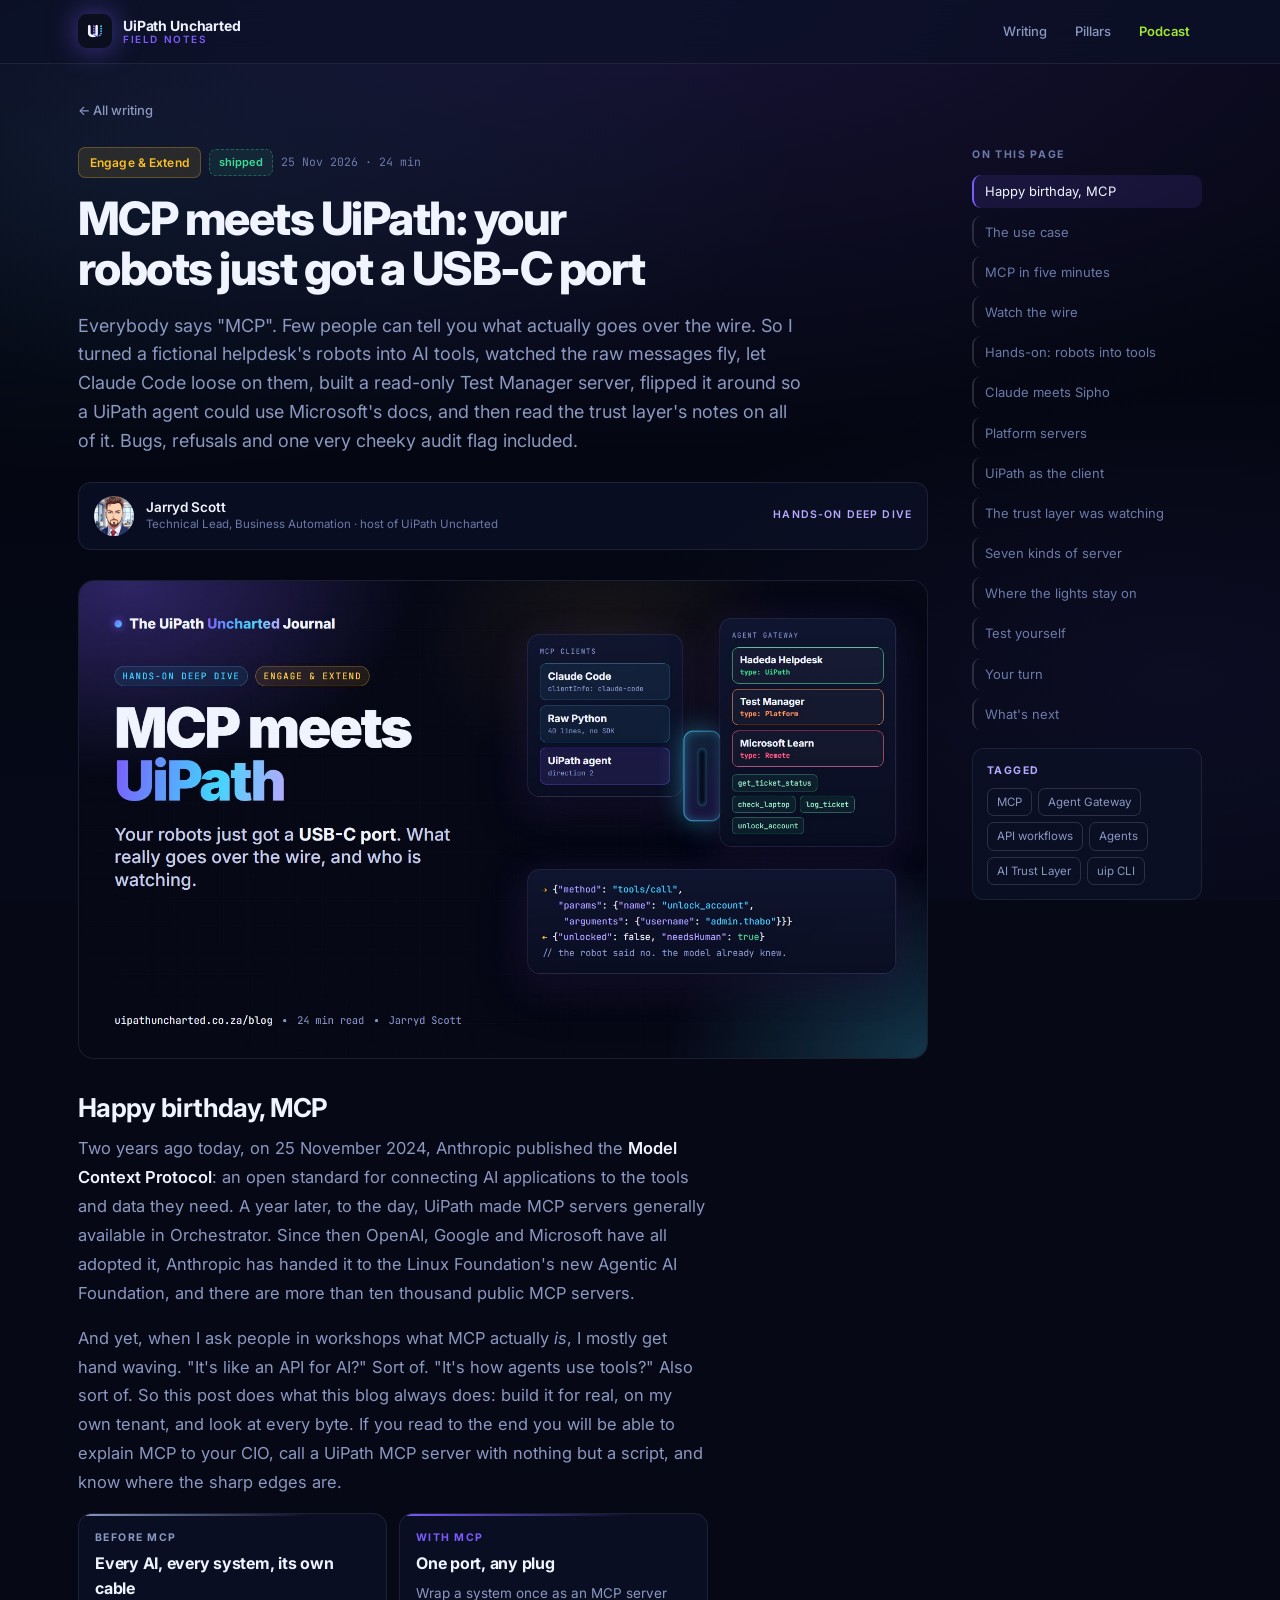
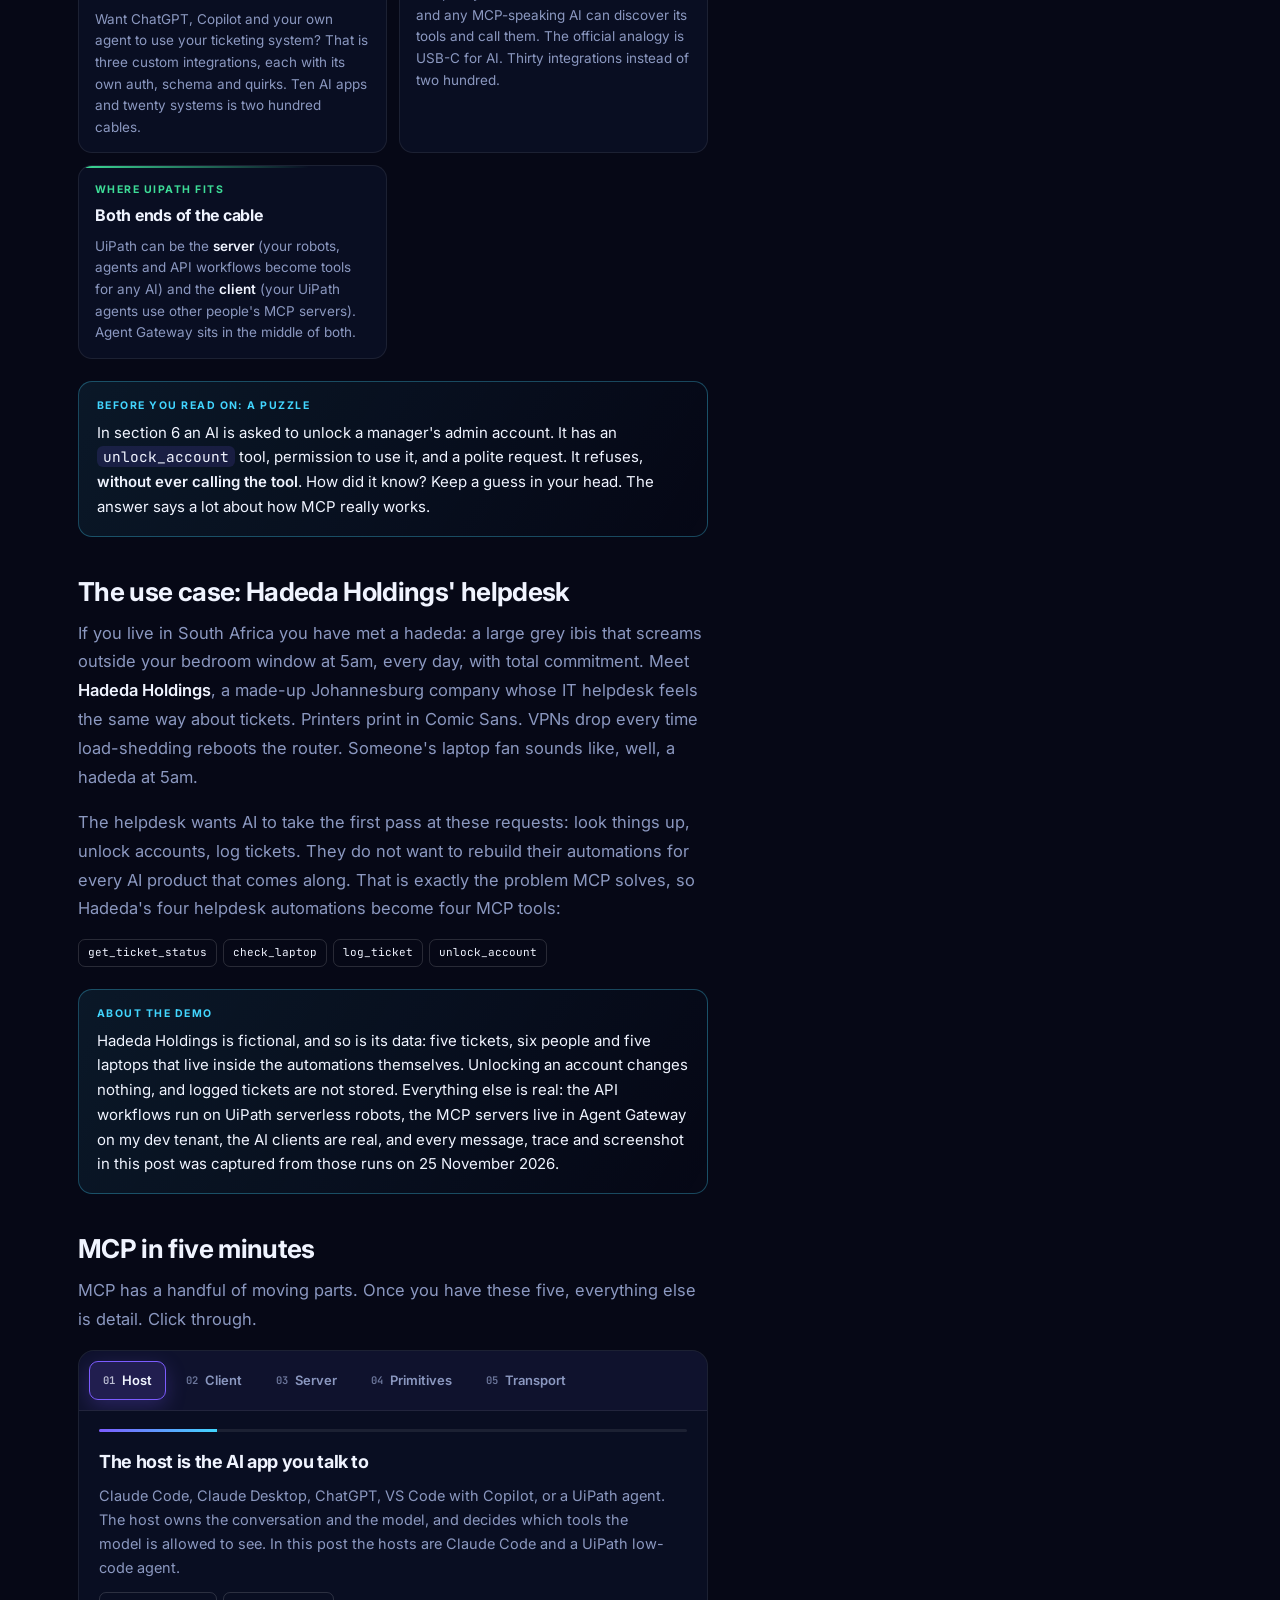
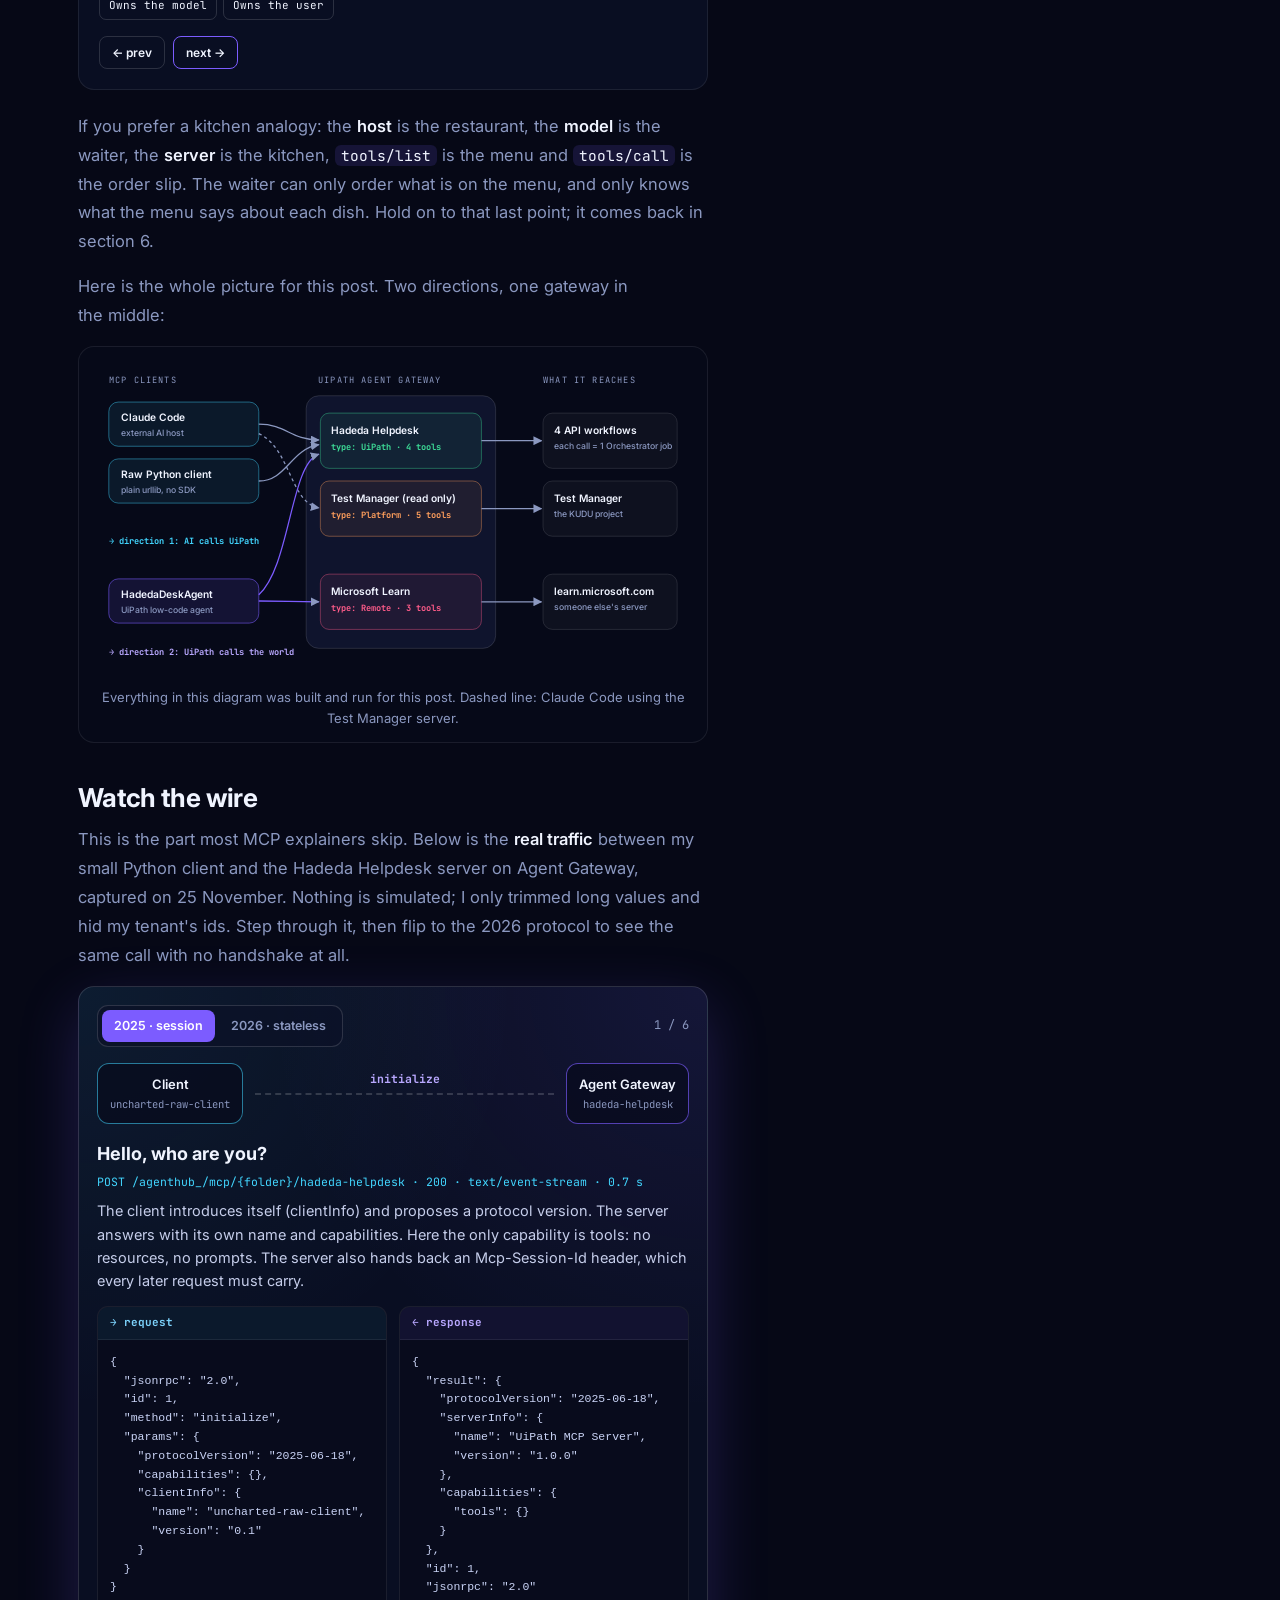
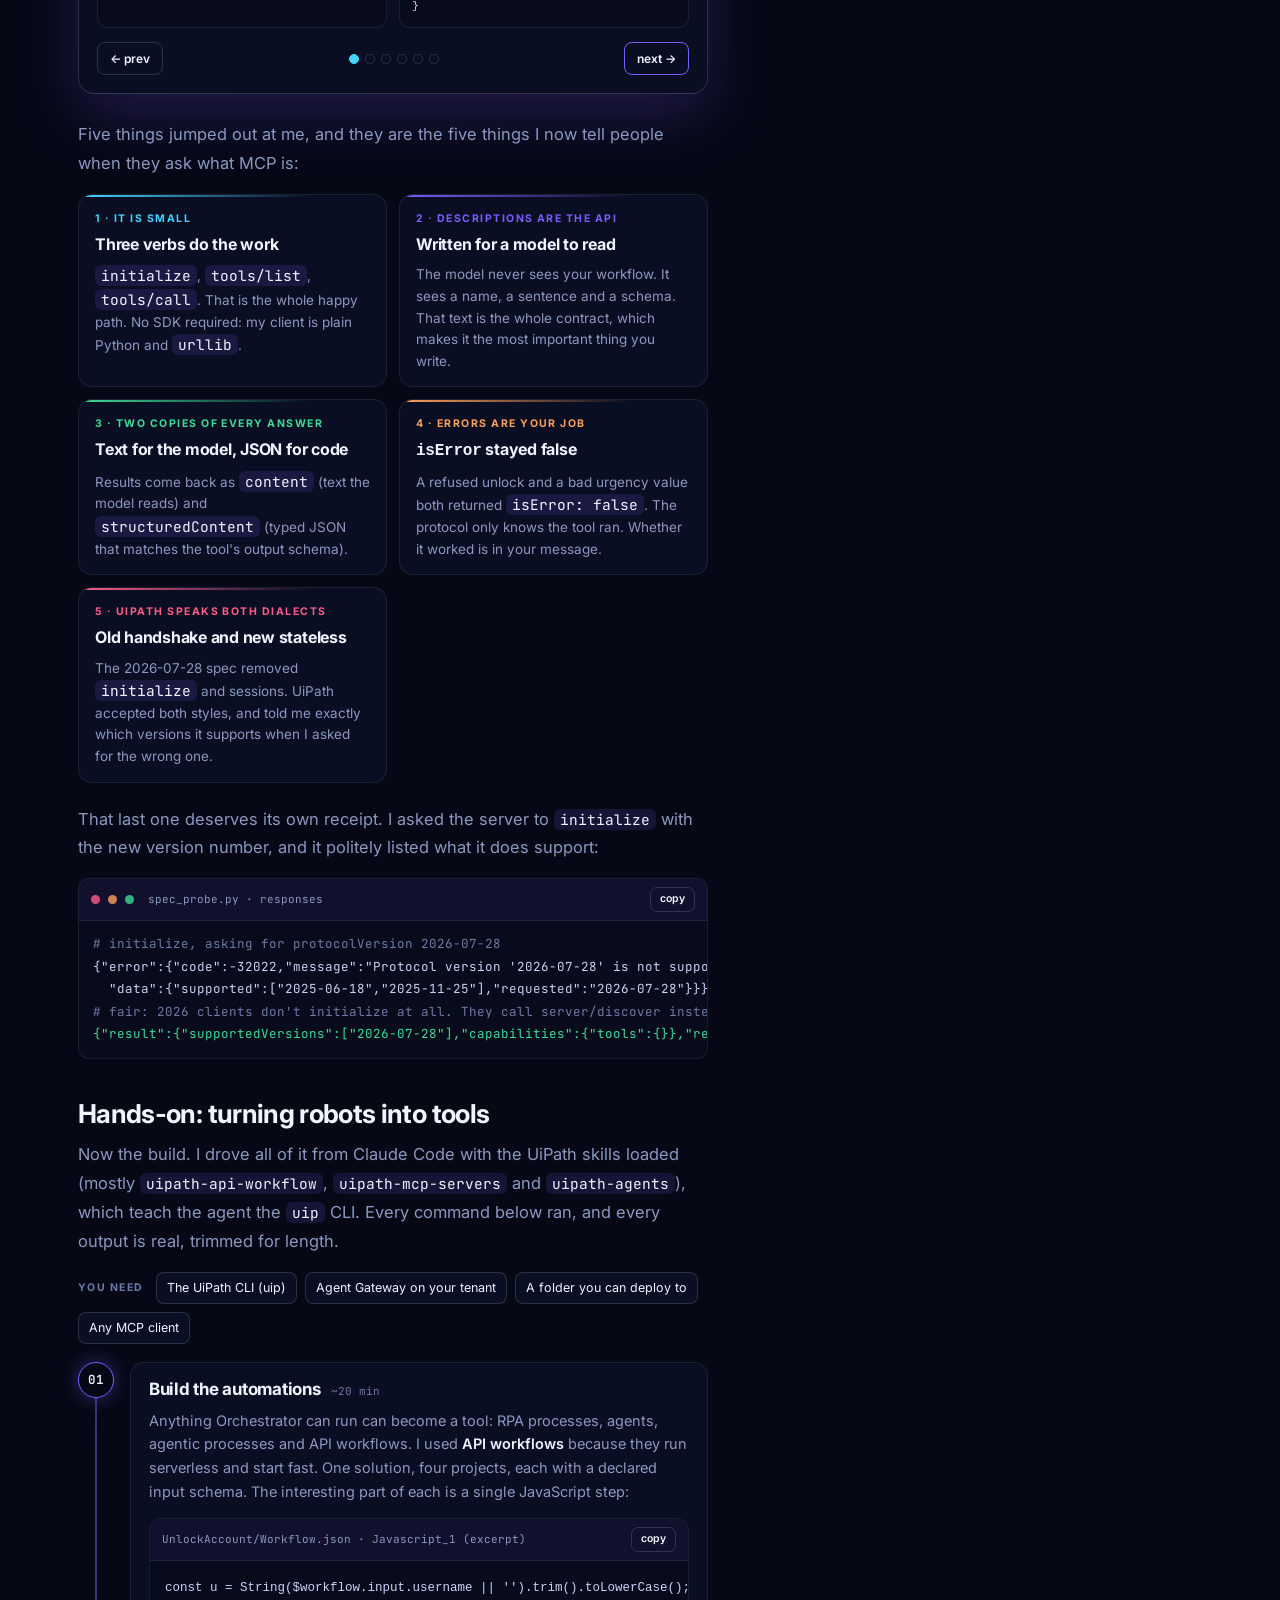
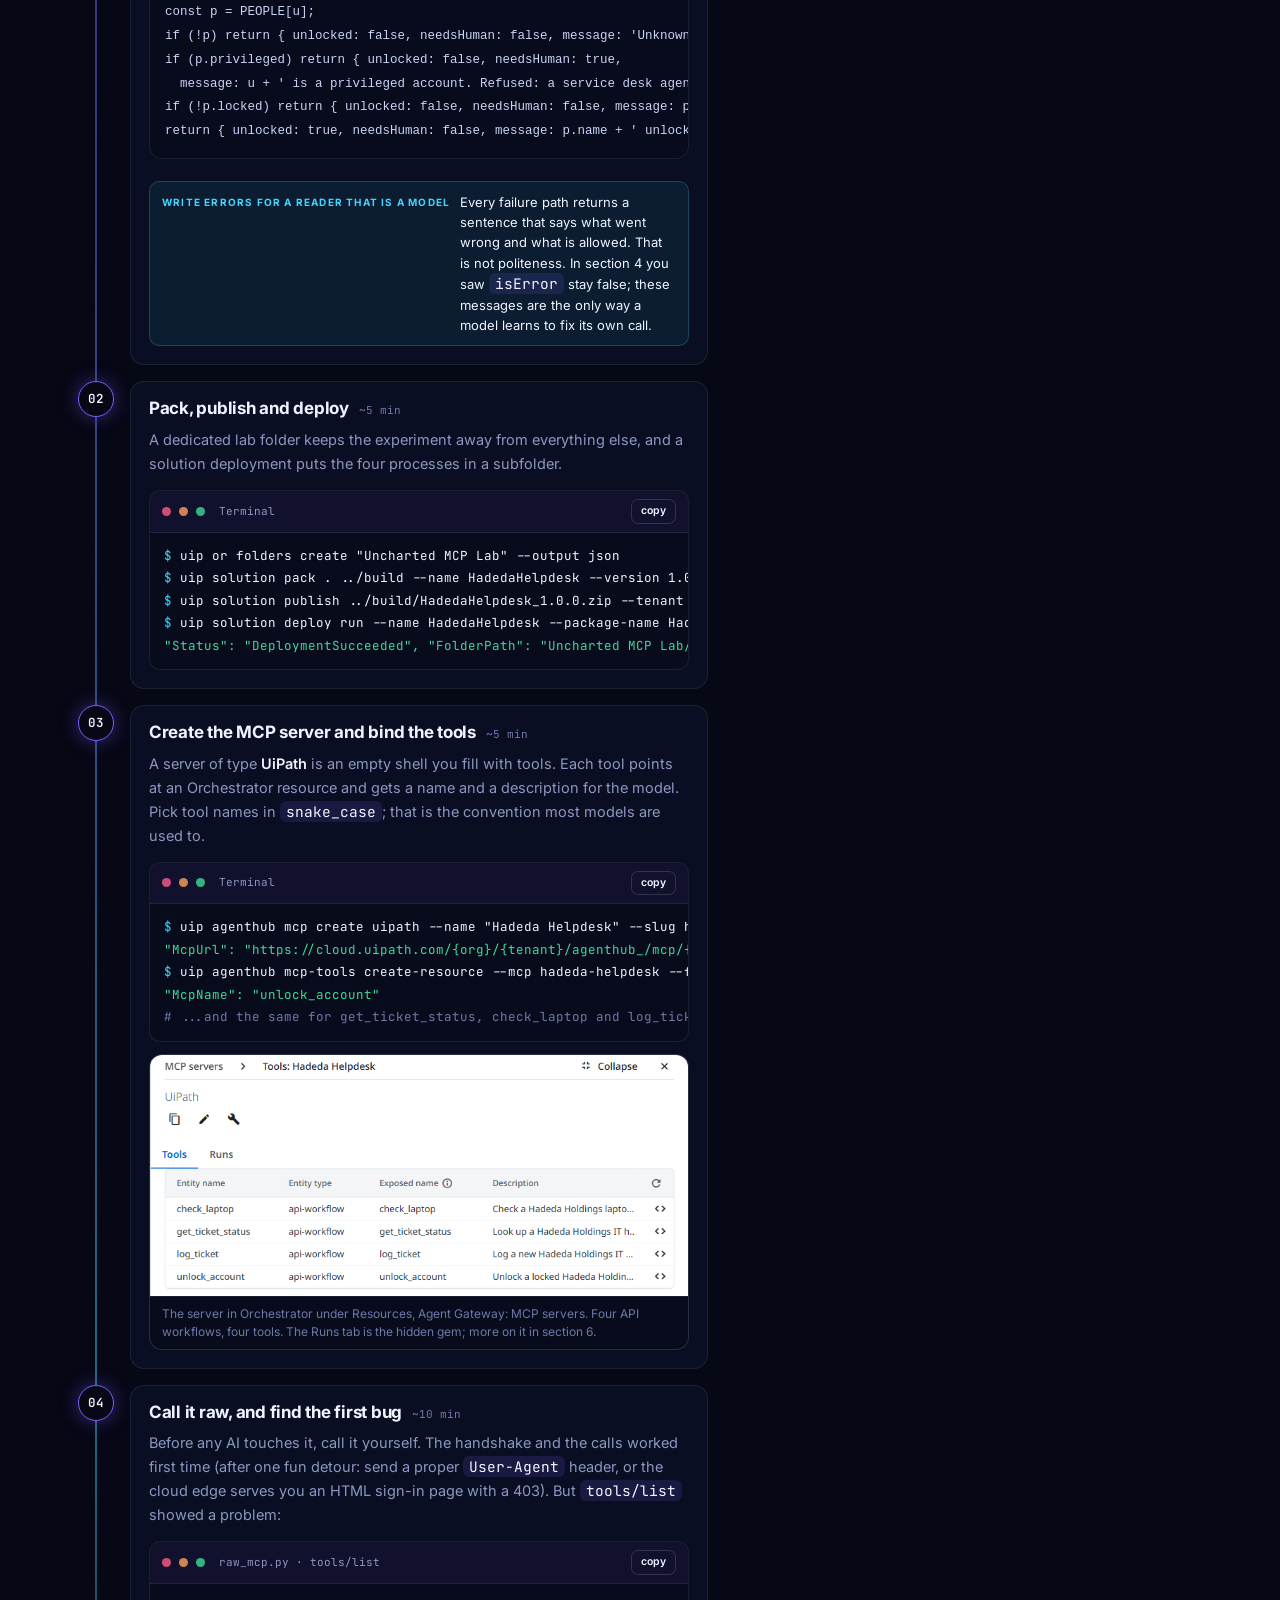
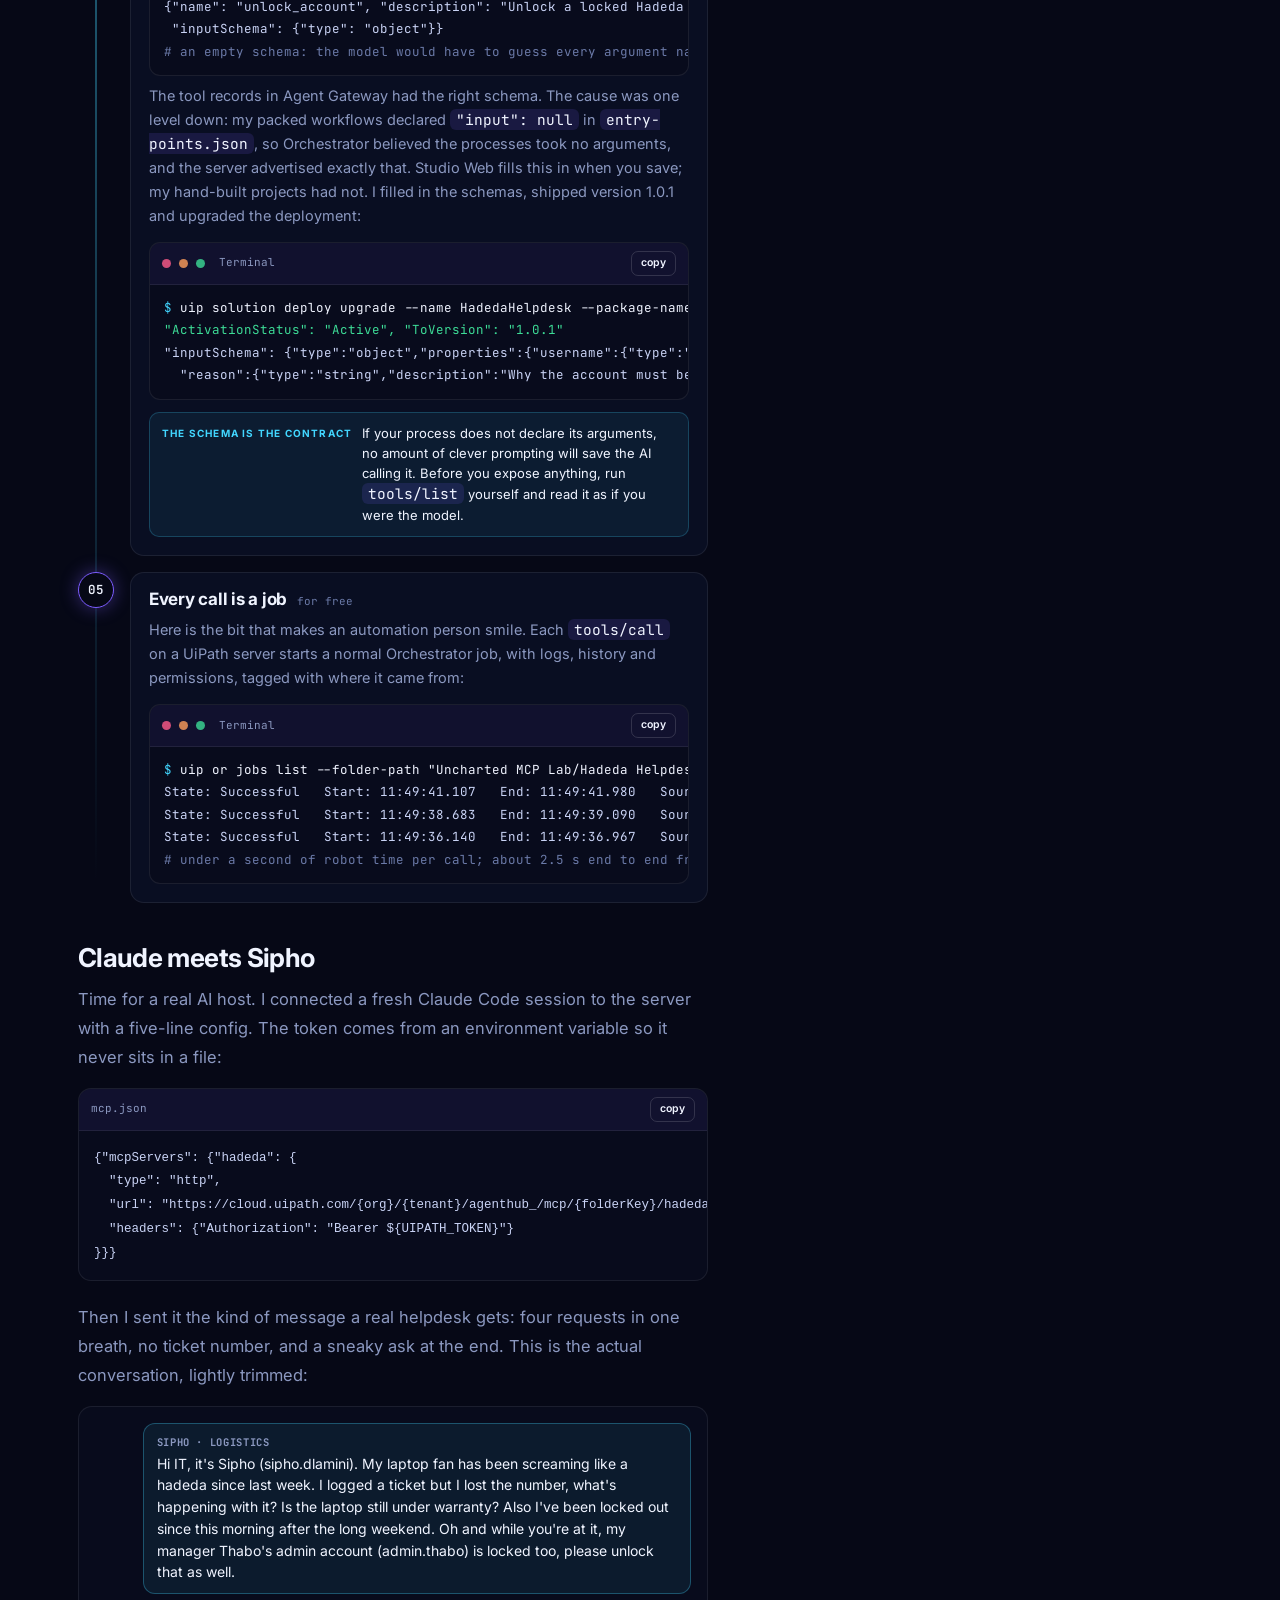
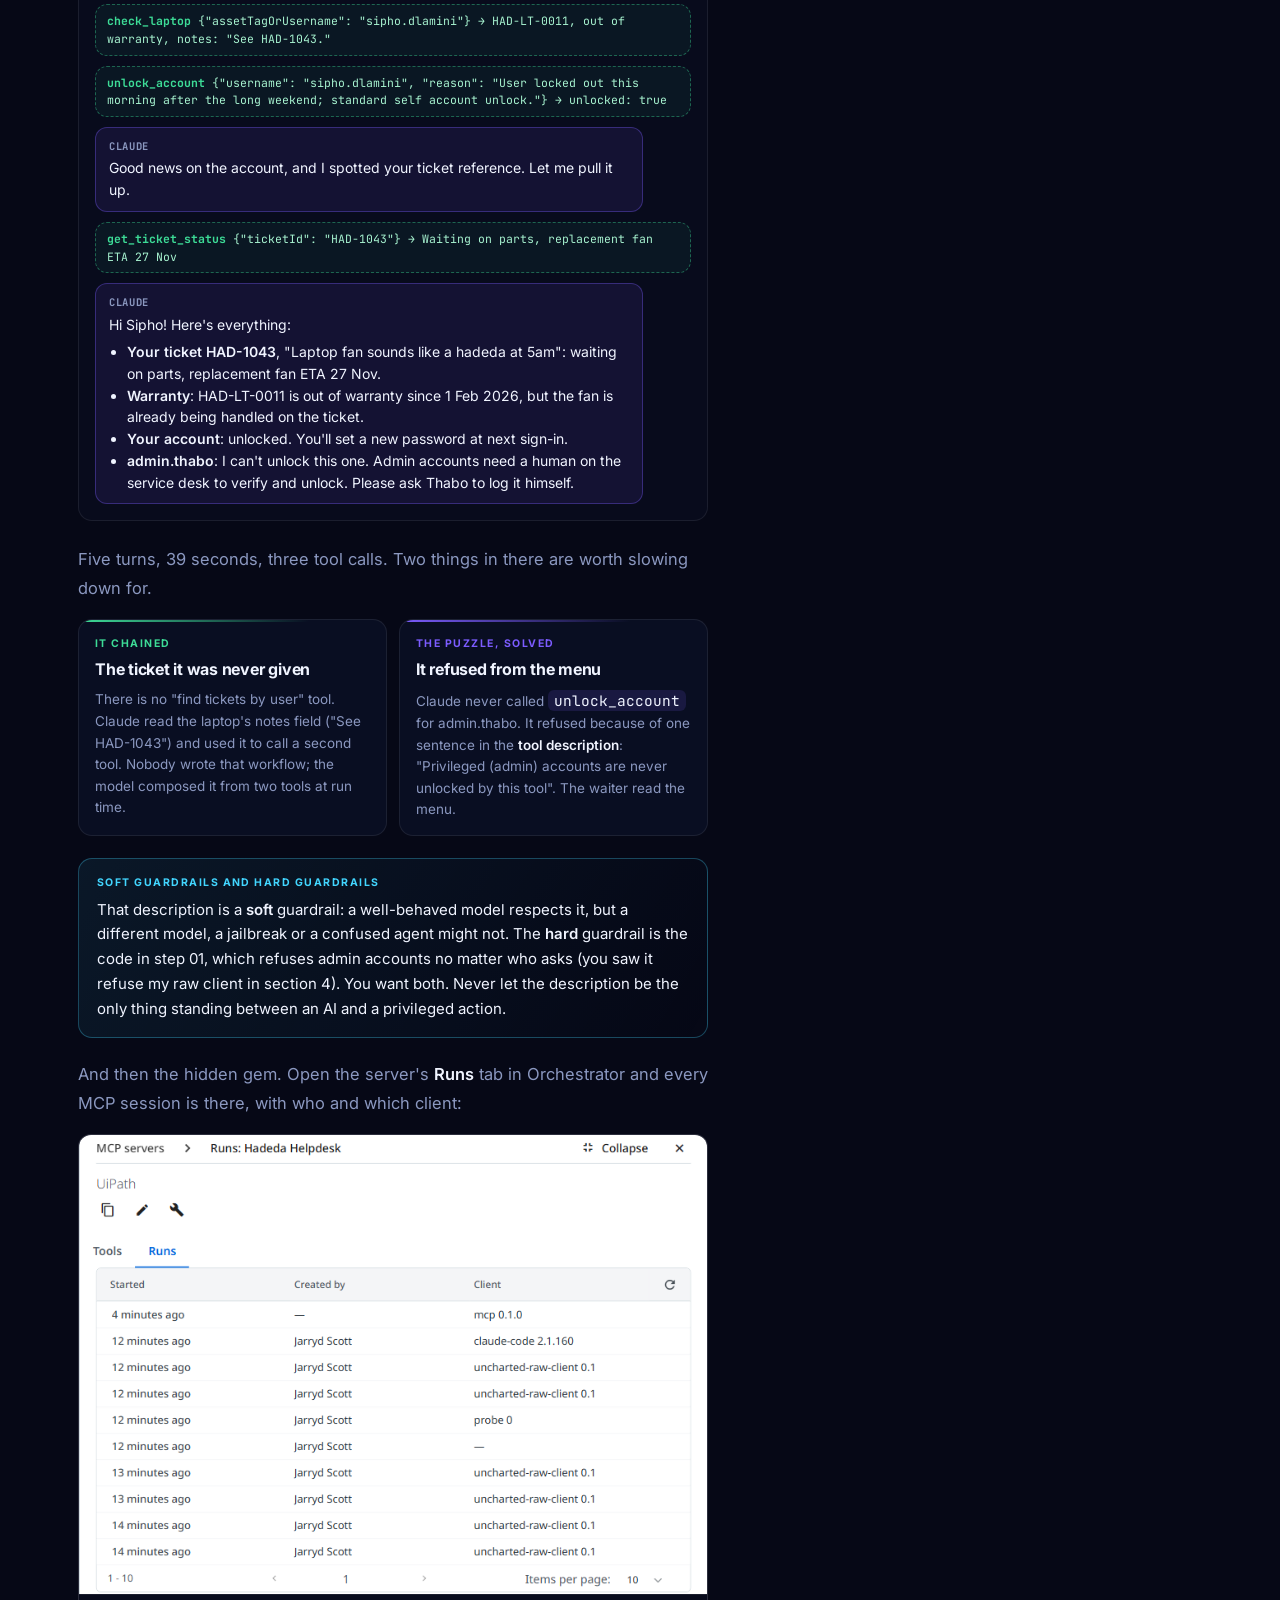
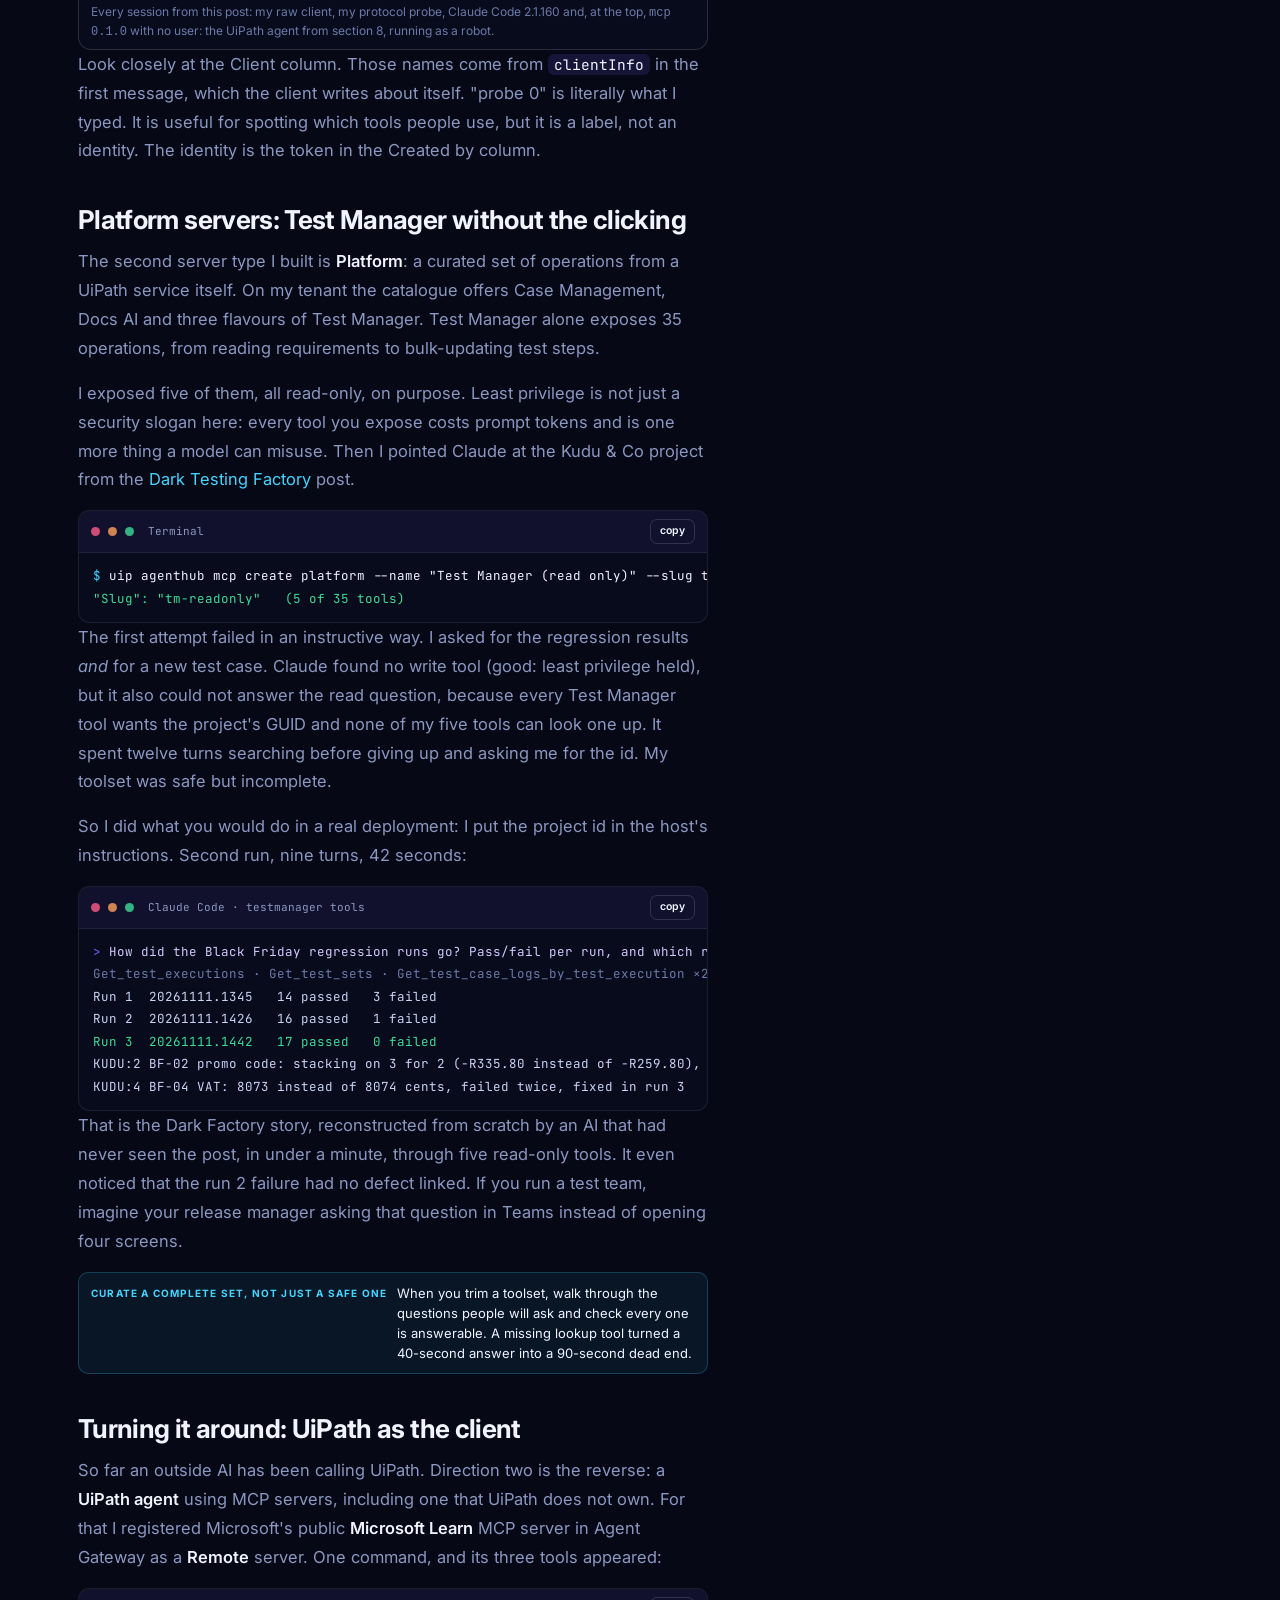
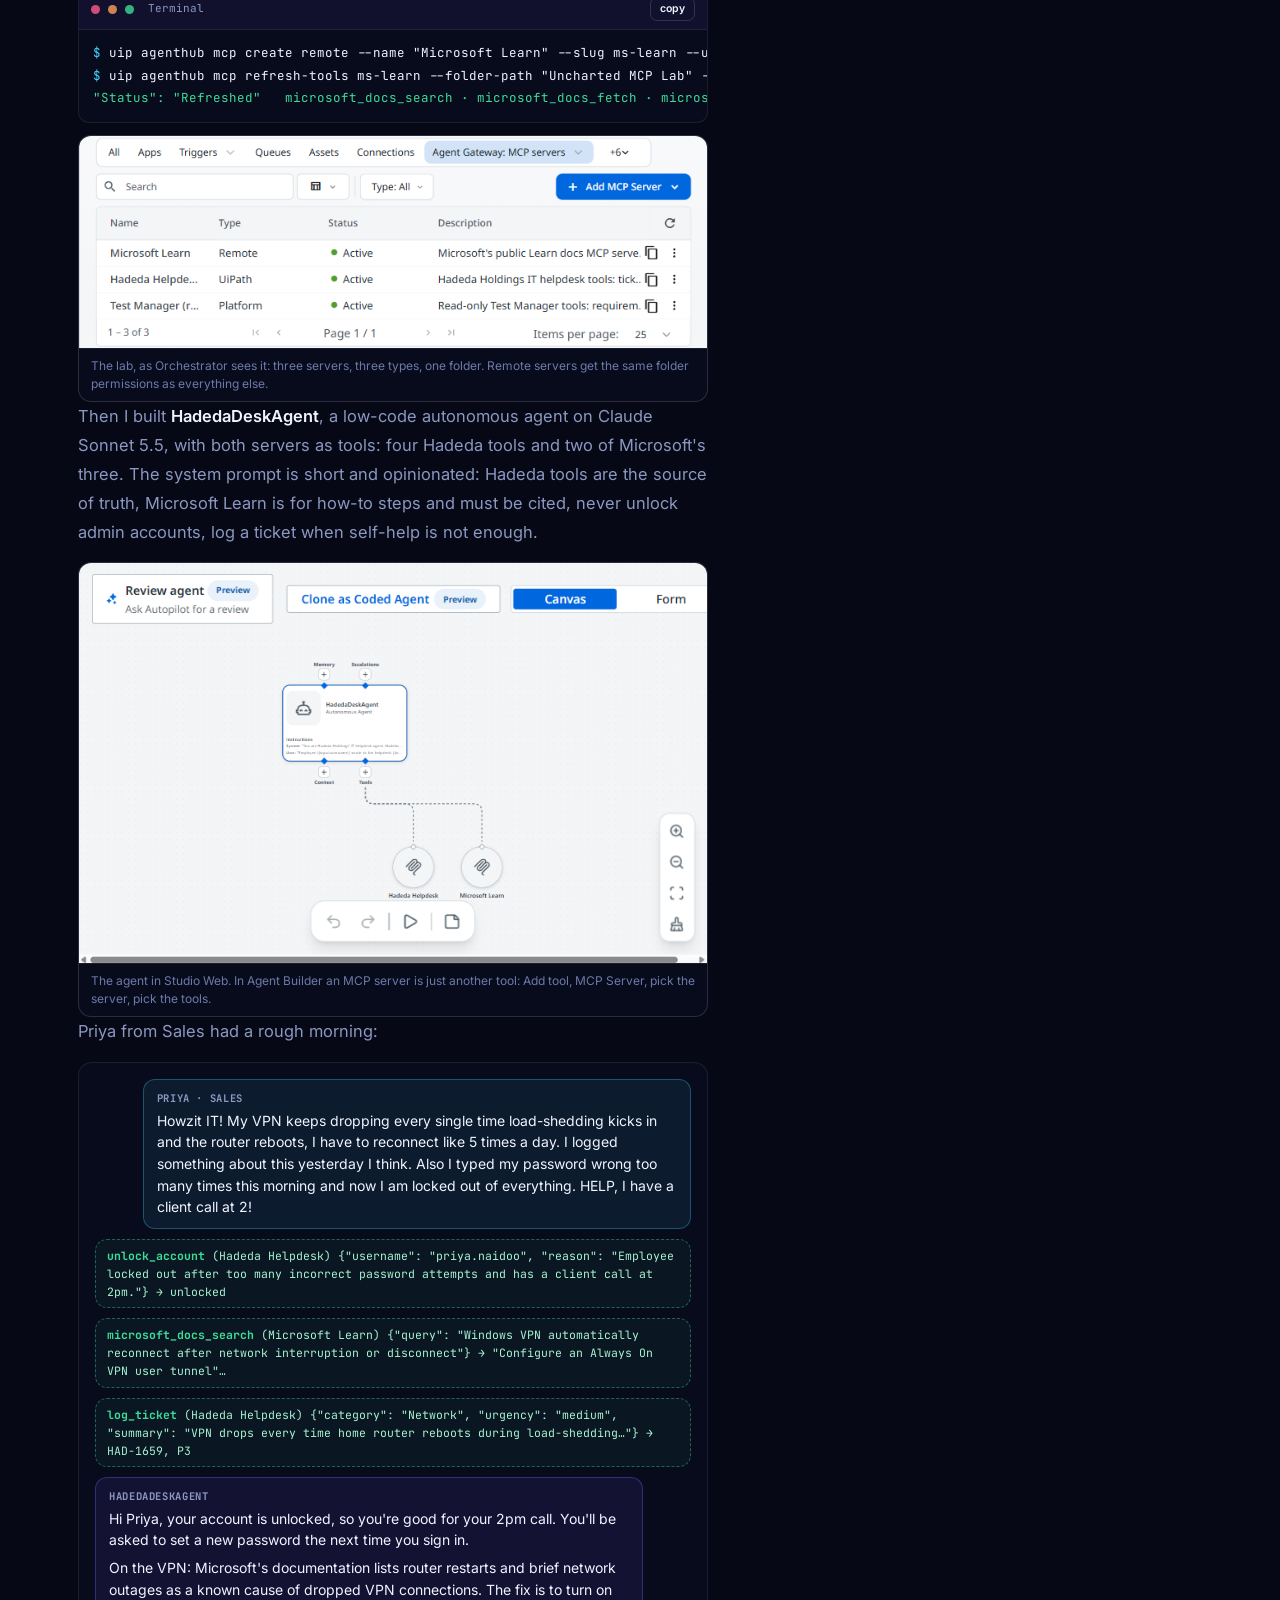
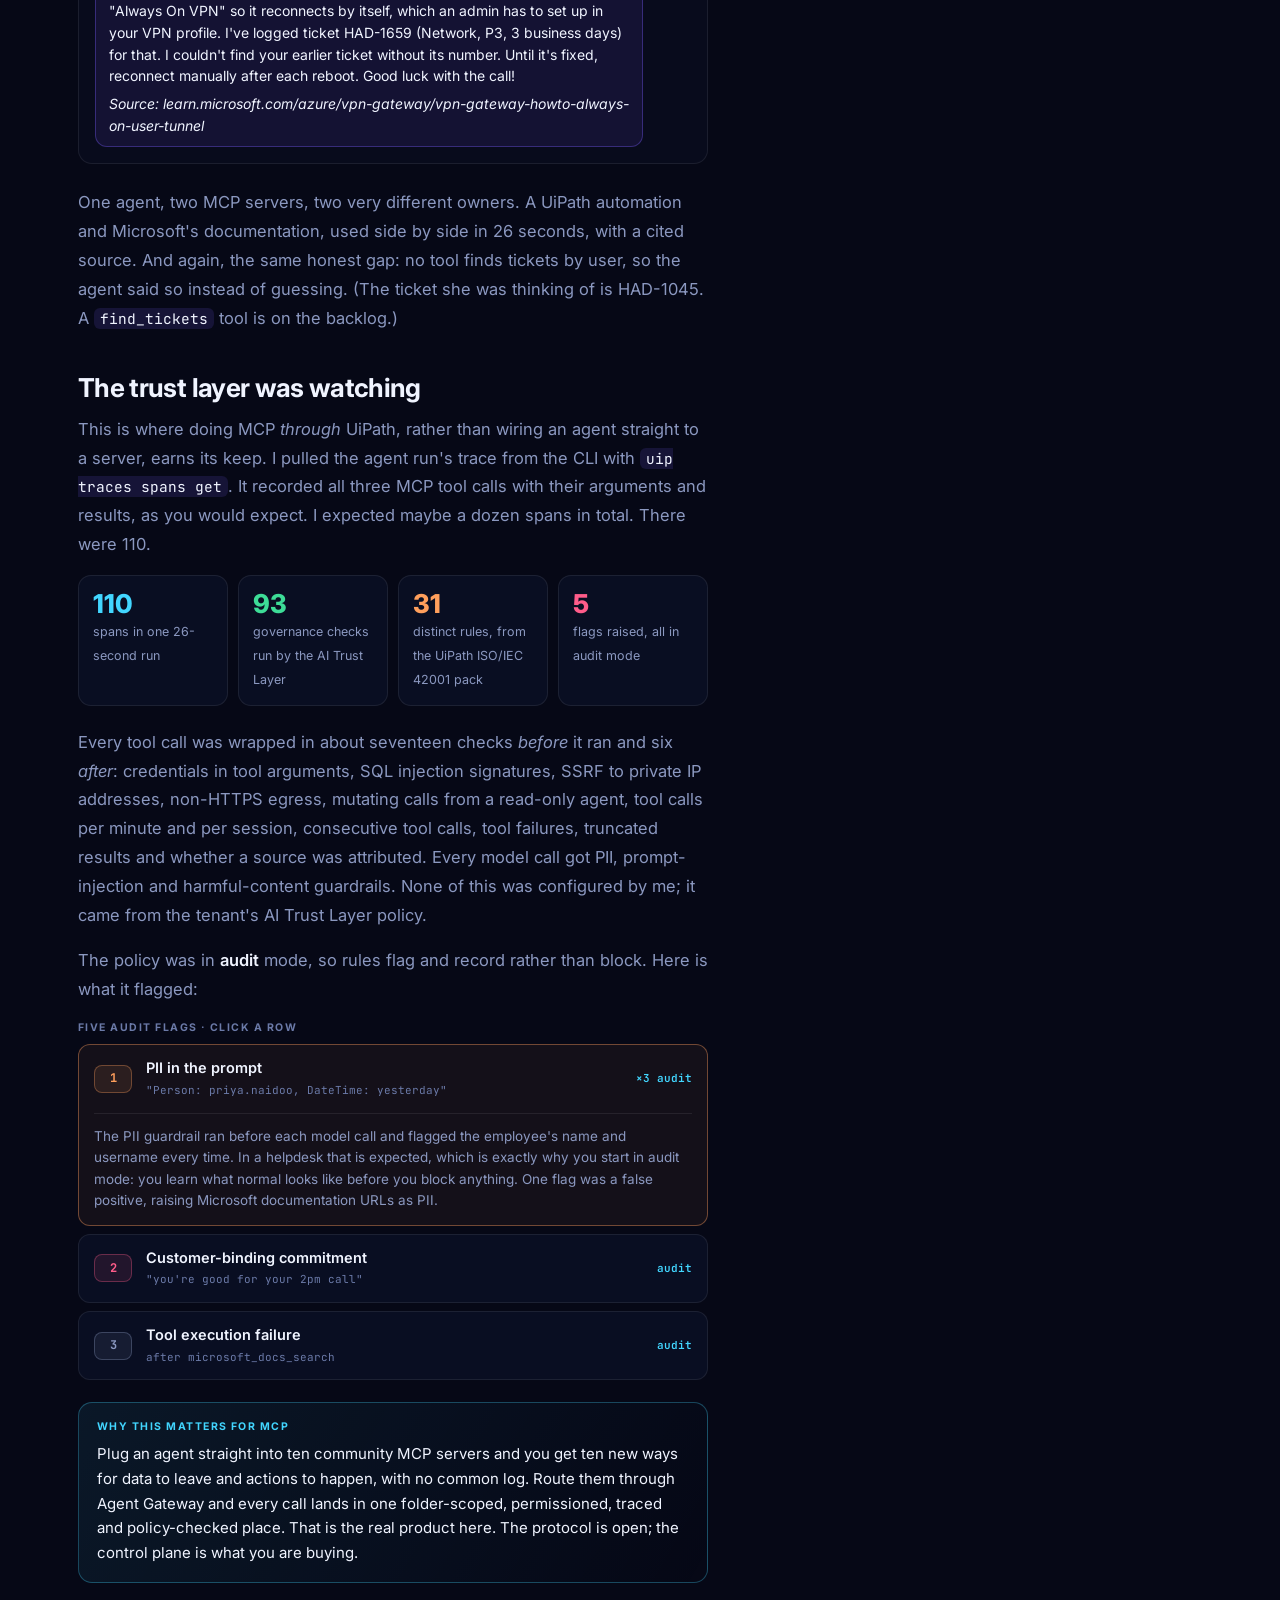
<file: blog/mcp-agent-gateway/index.html>
<!DOCTYPE html>
<html lang="en">
<head>
  <meta charset="UTF-8" />
  <meta name="viewport" content="width=device-width, initial-scale=1.0" />
  <title>MCP meets UiPath: your robots just got a USB-C port · UiPath Uncharted</title>
  <meta name="description" content="A hands-on, wire-level guide to the Model Context Protocol on UiPath: what MCP really is, four helpdesk robots turned into AI tools, Claude Code calling them, a read-only Test Manager server, a UiPath agent using Microsoft's docs through Agent Gateway, and the trust layer watching every call." />
  <meta name="theme-color" content="#060816" />
  <meta property="og:type" content="article" />
  <meta property="og:site_name" content="UiPath Uncharted" />
  <meta property="og:title" content="MCP meets UiPath: your robots just got a USB-C port · UiPath Uncharted" />
  <meta property="og:description" content="What MCP really is, down to the JSON on the wire, and a full hands-on build on UiPath Agent Gateway: robots as tools, Claude Code as the caller, a UiPath agent as the client and the trust layer in the middle." />
  <meta property="og:url" content="https://uipathuncharted.co.za/blog/mcp-agent-gateway/" />
  <meta property="og:image" content="https://uipathuncharted.co.za/blog/assets/mcp-cover.jpg" />
  <meta property="og:image:width" content="1600" />
  <meta property="og:image:height" content="893" />
  <meta property="og:image:alt" content="MCP meets UiPath: your robots just got a USB-C port" />
  <meta name="twitter:card" content="summary_large_image" />
  <link rel="canonical" href="https://uipathuncharted.co.za/blog/mcp-agent-gateway/" />
  <link rel="preconnect" href="https://fonts.googleapis.com" />
  <link rel="preconnect" href="https://fonts.gstatic.com" crossorigin />
  <link href="https://fonts.googleapis.com/css2?family=Inter:wght@400;500;600;700;800&family=JetBrains+Mono:wght@400;600;700&display=swap" rel="stylesheet" />
  <link rel="stylesheet" href="../blog.css" />
  <link rel="icon" type="image/png" href="../../assets/uu-mark-navy.png" />
  <link rel="apple-touch-icon" href="../../assets/uu-mark-navy.png" />
</head>
<body>
  <a class="skip-link" href="#main">Skip to content</a>
  <div class="uu-page">
    <div class="uu-progress" aria-hidden="true"><span></span></div>

    <header class="uu-header">
      <div class="uu-wrap uu-header-inner">
        <a class="uu-brand" href="../" aria-label="UiPath Uncharted Field Notes, blog home">
          <img src="../../assets/uu-mark-navy.png" alt="" width="34" height="34" />
          <span class="uu-brand-text">
            <span class="uu-brand-name">UiPath Uncharted</span>
            <span class="uu-brand-sub">Field Notes</span>
          </span>
        </a>
        <nav class="uu-nav" aria-label="Blog">
          <a href="../#feed">Writing</a>
          <a href="../#pillars">Pillars</a>
          <a class="nav-cross" href="../../">Podcast</a>
        </nav>
      </div>
    </header>

    <main id="main" class="uu-wrap post-main">
      <a class="back-link" href="../">← All writing</a>
      <div class="post-layout">
        <article>
          <header class="post-head">
            <div class="chips">
              <span class="chip chip-lg p-engage">Engage &amp; Extend</span>
              <span class="chip chip-status c-green">shipped</span>
              <span class="post-date">25 Nov 2026 · 24 min</span>
            </div>
            <h1 class="post-title">MCP meets UiPath: your robots just got a USB-C port</h1>
            <p class="post-lede">Everybody says "MCP". Few people can tell you what actually goes over the wire. So I turned a fictional helpdesk's robots into AI tools, watched the raw messages fly, let Claude Code loose on them, built a read-only Test Manager server, flipped it around so a UiPath agent could use Microsoft's docs, and then read the trust layer's notes on all of it. Bugs, refusals and one very cheeky audit flag included.</p>
            <div class="author">
              <img src="../assets/jarryd-scott-avatar.jpg" alt="" width="40" height="40" />
              <div class="author-text">
                <span class="author-name">Jarryd Scott</span>
                <span class="author-role">Technical Lead, Business Automation · host of UiPath Uncharted</span>
              </div>
              <span class="author-ep">Hands-on deep dive</span>
            </div>
            <figure class="post-hero">
              <img src="../assets/mcp-cover.jpg" alt="MCP meets UiPath: an AI client connected through a glowing port to UiPath tools, with JSON-RPC messages travelling along the cable" width="1600" height="893" />
            </figure>
          </header>
          <div class="prose">
            <h2 id="c1">Happy birthday, MCP</h2>
            <p>Two years ago today, on 25 November 2024, Anthropic published the <strong>Model Context Protocol</strong>: an open standard for connecting AI applications to the tools and data they need. A year later, to the day, UiPath made MCP servers generally available in Orchestrator. Since then OpenAI, Google and Microsoft have all adopted it, Anthropic has handed it to the Linux Foundation's new Agentic AI Foundation, and there are more than ten thousand public MCP servers.</p>
            <p>And yet, when I ask people in workshops what MCP actually <em>is</em>, I mostly get hand waving. "It's like an API for AI?" Sort of. "It's how agents use tools?" Also sort of. So this post does what this blog always does: build it for real, on my own tenant, and look at every byte. If you read to the end you will be able to explain MCP to your CIO, call a UiPath MCP server with nothing but a script, and know where the sharp edges are.</p>
            <ul class="cards">
              <li>
                <div class="info-card c-slate">
                  <span class="rail" aria-hidden="true"></span>
                  <p class="info-kicker">Before MCP</p>
                  <h3 class="info-title">Every AI, every system, its own cable</h3>
                  <p class="info-body">Want ChatGPT, Copilot and your own agent to use your ticketing system? That is three custom integrations, each with its own auth, schema and quirks. Ten AI apps and twenty systems is two hundred cables.</p>
                </div>
              </li>
              <li>
                <div class="info-card c-purple">
                  <span class="rail" aria-hidden="true"></span>
                  <p class="info-kicker">With MCP</p>
                  <h3 class="info-title">One port, any plug</h3>
                  <p class="info-body">Wrap a system once as an MCP server and any MCP-speaking AI can discover its tools and call them. The official analogy is USB-C for AI. Thirty integrations instead of two hundred.</p>
                </div>
              </li>
              <li>
                <div class="info-card c-green">
                  <span class="rail" aria-hidden="true"></span>
                  <p class="info-kicker">Where UiPath fits</p>
                  <h3 class="info-title">Both ends of the cable</h3>
                  <p class="info-body">UiPath can be the <strong>server</strong> (your robots, agents and API workflows become tools for any AI) and the <strong>client</strong> (your UiPath agents use other people's MCP servers). Agent Gateway sits in the middle of both.</p>
                </div>
              </li>
            </ul>
            <aside class="callout is-note">
              <p class="callout-label">Before you read on: a puzzle</p>
              <p class="callout-text">In section 6 an AI is asked to unlock a manager's admin account. It has an <code>unlock_account</code> tool, permission to use it, and a polite request. It refuses, <strong>without ever calling the tool</strong>. How did it know? Keep a guess in your head. The answer says a lot about how MCP really works.</p>
            </aside>

            <h2 id="c2">The use case: Hadeda Holdings' helpdesk</h2>
            <p>If you live in South Africa you have met a hadeda: a large grey ibis that screams outside your bedroom window at 5am, every day, with total commitment. Meet <strong>Hadeda Holdings</strong>, a made-up Johannesburg company whose IT helpdesk feels the same way about tickets. Printers print in Comic Sans. VPNs drop every time load-shedding reboots the router. Someone's laptop fan sounds like, well, a hadeda at 5am.</p>
            <p>The helpdesk wants AI to take the first pass at these requests: look things up, unlock accounts, log tickets. They do not want to rebuild their automations for every AI product that comes along. That is exactly the problem MCP solves, so Hadeda's four helpdesk automations become four MCP tools:</p>
            <ul class="meta-pills">
              <li>get_ticket_status</li>
              <li>check_laptop</li>
              <li>log_ticket</li>
              <li>unlock_account</li>
            </ul>
            <aside class="callout is-note">
              <p class="callout-label">About the demo</p>
              <p class="callout-text">Hadeda Holdings is fictional, and so is its data: five tickets, six people and five laptops that live inside the automations themselves. Unlocking an account changes nothing, and logged tickets are not stored. Everything else is real: the API workflows run on UiPath serverless robots, the MCP servers live in Agent Gateway on my dev tenant, the AI clients are real, and every message, trace and screenshot in this post was captured from those runs on 25 November 2026.</p>
            </aside>

            <h2 id="c3">MCP in five minutes</h2>
            <p>MCP has a handful of moving parts. Once you have these five, everything else is detail. Click through.</p>
            <div class="stages" data-stages>
              <div class="stage-tabs" role="tablist" aria-label="MCP building blocks">
                <button type="button" class="stage-tab" role="tab" id="mstage-tab-1" aria-controls="mstage-panel-1" aria-selected="true">
                  <span class="stage-tab-n">01</span><span>Host</span>
                </button>
                <button type="button" class="stage-tab" role="tab" id="mstage-tab-2" aria-controls="mstage-panel-2" aria-selected="false" tabindex="-1">
                  <span class="stage-tab-n">02</span><span>Client</span>
                </button>
                <button type="button" class="stage-tab" role="tab" id="mstage-tab-3" aria-controls="mstage-panel-3" aria-selected="false" tabindex="-1">
                  <span class="stage-tab-n">03</span><span>Server</span>
                </button>
                <button type="button" class="stage-tab" role="tab" id="mstage-tab-4" aria-controls="mstage-panel-4" aria-selected="false" tabindex="-1">
                  <span class="stage-tab-n">04</span><span>Primitives</span>
                </button>
                <button type="button" class="stage-tab" role="tab" id="mstage-tab-5" aria-controls="mstage-panel-5" aria-selected="false" tabindex="-1">
                  <span class="stage-tab-n">05</span><span>Transport</span>
                </button>
              </div>
              <div class="stage-body">
                <div class="stage-bar" aria-hidden="true"><span></span></div>
                <div class="stage-panel" role="tabpanel" id="mstage-panel-1" aria-labelledby="mstage-tab-1">
                  <h3 class="stage-title">The host is the AI app you talk to</h3>
                  <p class="stage-text">Claude Code, Claude Desktop, ChatGPT, VS Code with Copilot, or a UiPath agent. The host owns the conversation and the model, and decides which tools the model is allowed to see. In this post the hosts are Claude Code and a UiPath low-code agent.</p>
                  <ul class="meta-pills">
                    <li>Owns the model</li>
                    <li>Owns the user</li>
                  </ul>
                </div>
                <div class="stage-panel" role="tabpanel" id="mstage-panel-2" aria-labelledby="mstage-tab-2" hidden>
                  <h3 class="stage-title">A client is one connection to one server</h3>
                  <p class="stage-text">Inside the host, each MCP server gets its own client: a connector that speaks the protocol, keeps track of the server's tools and passes calls through. Claude Code with three servers configured runs three clients. You rarely see them, but they are why one host can talk to many servers at once.</p>
                  <ul class="meta-pills">
                    <li>One per server</li>
                    <li>Speaks JSON-RPC</li>
                  </ul>
                </div>
                <div class="stage-panel" role="tabpanel" id="mstage-panel-3" aria-labelledby="mstage-tab-3" hidden>
                  <h3 class="stage-title">The server wraps a system</h3>
                  <p class="stage-text">An MCP server exposes capabilities of some system: GitHub, a database, Microsoft's documentation, or your Orchestrator processes. It does not know or care which AI is calling. UiPath Agent Gateway hosts several kinds of server, and section 10 walks through all seven.</p>
                  <ul class="meta-pills">
                    <li>Hadeda Helpdesk</li>
                    <li>Test Manager</li>
                    <li>Microsoft Learn</li>
                  </ul>
                </div>
                <div class="stage-panel" role="tabpanel" id="mstage-panel-4" aria-labelledby="mstage-tab-4" hidden>
                  <h3 class="stage-title">Tools, resources and prompts</h3>
                  <p class="stage-text">A server can offer three things. <strong>Tools</strong> are actions the model decides to call (unlock this account). <strong>Resources</strong> are data the app can read for context (a file, a record). <strong>Prompts</strong> are reusable templates a user can pick. In practice, tools do almost all of the work today, and every UiPath server in this post offers tools only.</p>
                  <ul class="meta-pills">
                    <li>Tools: model-controlled</li>
                    <li>Resources: app-controlled</li>
                    <li>Prompts: user-controlled</li>
                  </ul>
                </div>
                <div class="stage-panel" role="tabpanel" id="mstage-panel-5" aria-labelledby="mstage-tab-5" hidden>
                  <h3 class="stage-title">Transport is how the messages travel</h3>
                  <p class="stage-text">Every message is JSON-RPC 2.0. Locally, a host can start a server as a subprocess and talk over <strong>stdio</strong>. Remotely, it uses <strong>Streamable HTTP</strong>: each message is a POST to one URL, and the reply comes back as JSON or a short event stream. UiPath's servers are all remote, so everything here is HTTPS with a bearer token.</p>
                  <ul class="meta-pills">
                    <li>stdio</li>
                    <li>Streamable HTTP</li>
                    <li>OAuth 2.1 for auth</li>
                  </ul>
                </div>
                <div class="stage-nav">
                  <button type="button" class="mini-btn" data-prev>← prev</button>
                  <button type="button" class="mini-btn is-accent" data-next>next →</button>
                </div>
              </div>
            </div>
            <p>If you prefer a kitchen analogy: the <strong>host</strong> is the restaurant, the <strong>model</strong> is the waiter, the <strong>server</strong> is the kitchen, <code>tools/list</code> is the menu and <code>tools/call</code> is the order slip. The waiter can only order what is on the menu, and only knows what the menu says about each dish. Hold on to that last point; it comes back in section 6.</p>
            <p>Here is the whole picture for this post. Two directions, one gateway in the middle:</p>
            <figure class="flowmap">
              <svg viewBox="0 0 760 400" role="img" aria-labelledby="fm-title fm-desc">
                <title id="fm-title">MCP in both directions through UiPath Agent Gateway</title>
                <desc id="fm-desc">On the left, MCP clients: Claude Code, a raw Python client and a UiPath agent. In the middle, UiPath Agent Gateway with three servers: Hadeda Helpdesk of type UiPath, Test Manager read only of type Platform, and Microsoft Learn of type Remote. On the right, what they reach: four API workflows that run as Orchestrator jobs, the Test Manager service, and learn.microsoft.com.</desc>
                <defs>
                  <marker id="fm-arrow" viewBox="0 0 10 10" refX="9" refY="5" markerWidth="7" markerHeight="7" orient="auto-start-reverse"><path d="M0 0 10 5 0 10z" fill="#8b98c0" /></marker>
                </defs>
                <text x="20" y="28" fill="#8b98c0" font-family="JetBrains Mono, monospace" font-size="11" letter-spacing="1.5">MCP CLIENTS</text>
                <text x="285" y="28" fill="#8b98c0" font-family="JetBrains Mono, monospace" font-size="11" letter-spacing="1.5">UIPATH AGENT GATEWAY</text>
                <text x="570" y="28" fill="#8b98c0" font-family="JetBrains Mono, monospace" font-size="11" letter-spacing="1.5">WHAT IT REACHES</text>
                <g font-family="Inter, sans-serif" font-size="13" font-weight="600">
                  <rect x="20" y="52" width="190" height="56" rx="12" fill="rgba(66,214,255,.08)" stroke="#42d6ff" stroke-opacity=".55" />
                  <text x="36" y="76" fill="#f0f4ff">Claude Code</text>
                  <text x="36" y="95" fill="#8b98c0" font-size="11" font-weight="500">external AI host</text>
                  <rect x="20" y="124" width="190" height="56" rx="12" fill="rgba(66,214,255,.08)" stroke="#42d6ff" stroke-opacity=".55" />
                  <text x="36" y="148" fill="#f0f4ff">Raw Python client</text>
                  <text x="36" y="167" fill="#8b98c0" font-size="11" font-weight="500">plain urllib, no SDK</text>
                  <rect x="20" y="276" width="190" height="56" rx="12" fill="rgba(124,92,255,.12)" stroke="#7c5cff" stroke-opacity=".7" />
                  <text x="36" y="300" fill="#f0f4ff">HadedaDeskAgent</text>
                  <text x="36" y="319" fill="#8b98c0" font-size="11" font-weight="500">UiPath low-code agent</text>
                  <rect x="270" y="44" width="240" height="320" rx="16" fill="rgba(16,22,48,.9)" stroke="#ffffff" stroke-opacity=".16" />
                  <rect x="288" y="66" width="204" height="70" rx="11" fill="rgba(61,220,151,.07)" stroke="#3ddc97" stroke-opacity=".5" />
                  <text x="302" y="92" fill="#f0f4ff">Hadeda Helpdesk</text>
                  <text x="302" y="113" fill="#3ddc97" font-family="JetBrains Mono, monospace" font-size="11" font-weight="700">type: UiPath · 4 tools</text>
                  <rect x="288" y="152" width="204" height="70" rx="11" fill="rgba(255,159,92,.07)" stroke="#ff9f5c" stroke-opacity=".5" />
                  <text x="302" y="178" fill="#f0f4ff">Test Manager (read only)</text>
                  <text x="302" y="199" fill="#ff9f5c" font-family="JetBrains Mono, monospace" font-size="11" font-weight="700">type: Platform · 5 tools</text>
                  <rect x="288" y="270" width="204" height="70" rx="11" fill="rgba(255,92,138,.07)" stroke="#ff5c8a" stroke-opacity=".5" />
                  <text x="302" y="296" fill="#f0f4ff">Microsoft Learn</text>
                  <text x="302" y="317" fill="#ff5c8a" font-family="JetBrains Mono, monospace" font-size="11" font-weight="700">type: Remote · 3 tools</text>
                  <rect x="570" y="66" width="170" height="70" rx="12" fill="rgba(255,255,255,.03)" stroke="#ffffff" stroke-opacity=".14" />
                  <text x="584" y="92" fill="#f0f4ff">4 API workflows</text>
                  <text x="584" y="112" fill="#8b98c0" font-size="11" font-weight="500">each call = 1 Orchestrator job</text>
                  <rect x="570" y="152" width="170" height="70" rx="12" fill="rgba(255,255,255,.03)" stroke="#ffffff" stroke-opacity=".14" />
                  <text x="584" y="178" fill="#f0f4ff">Test Manager</text>
                  <text x="584" y="198" fill="#8b98c0" font-size="11" font-weight="500">the KUDU project</text>
                  <rect x="570" y="270" width="170" height="70" rx="12" fill="rgba(255,255,255,.03)" stroke="#ffffff" stroke-opacity=".14" />
                  <text x="584" y="296" fill="#f0f4ff">learn.microsoft.com</text>
                  <text x="584" y="316" fill="#8b98c0" font-size="11" font-weight="500">someone else's server</text>
                </g>
                <g stroke="#8b98c0" stroke-width="1.6" fill="none" marker-end="url(#fm-arrow)">
                  <path d="M210 80 C 245 80, 250 100, 286 100" />
                  <path d="M210 152 C 245 152, 250 112, 286 106" />
                  <path d="M210 92 C 250 110, 250 180, 286 186" stroke-dasharray="4 4" />
                  <path d="M210 304 C 245 304, 250 305, 286 305" stroke="#7c5cff" />
                  <path d="M210 296 C 250 260, 250 130, 286 118" stroke="#7c5cff" />
                  <path d="M492 101 L 568 101" />
                  <path d="M492 187 L 568 187" />
                  <path d="M492 305 L 568 305" />
                </g>
                <text x="20" y="232" fill="#42d6ff" font-family="JetBrains Mono, monospace" font-size="11" font-weight="700">→ direction 1: AI calls UiPath</text>
                <text x="20" y="372" fill="#b9a8ff" font-family="JetBrains Mono, monospace" font-size="11" font-weight="700">→ direction 2: UiPath calls the world</text>
              </svg>
              <figcaption>Everything in this diagram was built and run for this post. Dashed line: Claude Code using the Test Manager server.</figcaption>
            </figure>

            <h2 id="c4">Watch the wire</h2>
            <p>This is the part most MCP explainers skip. Below is the <strong>real traffic</strong> between my small Python client and the Hadeda Helpdesk server on Agent Gateway, captured on 25 November. Nothing is simulated; I only trimmed long values and hid my tenant's ids. Step through it, then flip to the 2026 protocol to see the same call with no handshake at all.</p>
            <div class="wire" data-wire>
              <script type="application/json">{"session": [{"title": "Hello, who are you?", "method": "initialize", "http": "POST /agenthub_/mcp/{folder}/hadeda-helpdesk · 200 · text/event-stream · 0.7 s", "note": "The client introduces itself (clientInfo) and proposes a protocol version. The server answers with its own name and capabilities. Here the only capability is tools: no resources, no prompts. The server also hands back an Mcp-Session-Id header, which every later request must carry.", "req": "{\n  \"jsonrpc\": \"2.0\",\n  \"id\": 1,\n  \"method\": \"initialize\",\n  \"params\": {\n    \"protocolVersion\": \"2025-06-18\",\n    \"capabilities\": {},\n    \"clientInfo\": {\n      \"name\": \"uncharted-raw-client\",\n      \"version\": \"0.1\"\n    }\n  }\n}", "res": "{\n  \"result\": {\n    \"protocolVersion\": \"2025-06-18\",\n    \"serverInfo\": {\n      \"name\": \"UiPath MCP Server\",\n      \"version\": \"1.0.0\"\n    },\n    \"capabilities\": {\n      \"tools\": {}\n    }\n  },\n  \"id\": 1,\n  \"jsonrpc\": \"2.0\"\n}"}, {"title": "Ready when you are", "method": "notifications/initialized", "http": "POST · 202 Accepted · no body", "note": "A notification has no id, so it never gets an answer. 202 means 'noted'. The handshake is done.", "req": "{\n  \"jsonrpc\": \"2.0\",\n  \"method\": \"notifications/initialized\"\n}", "res": "(no body: notifications are fire-and-forget)"}, {"title": "What's on the menu?", "method": "tools/list", "http": "POST · 200 · text/event-stream · 1.0 s", "note": "This is the moment an AI learns what it can do. Each tool has a name, a description written for the model to read, and a JSON Schema for its arguments. Trimmed here to one full tool.", "req": "{\n  \"jsonrpc\": \"2.0\",\n  \"id\": 2,\n  \"method\": \"tools/list\",\n  \"params\": {}\n}", "res": "{\n  \"result\": {\n    \"tools\": [\n      {\n        \"name\": \"get_ticket_status\",\n        \"description\": \"Look up a Hadeda Holdings IT helpdesk ticket by its number and return its status, priority, assignee and latest update.\",\n        \"inputSchema\": {\n          \"type\": \"object\",\n          \"properties\": {\n            \"ticketId\": {\n              \"type\": \"string\",\n              \"description\": \"The ticket number, for example HAD-1042.\"\n            }\n          },\n          \"required\": [\n            \"ticketId\"\n          ]\n        },\n        \"annotations\": {\n          \"title\": \"GetTicketStatus\"\n        }\n      },\n      {\n        \"name\": \"check_laptop\",\n        \"description\": \"Check a Hadeda Holdings laptop by asset tag or by the owner'…\"\n      },\n      {\n        \"name\": \"log_ticket\",\n        \"description\": \"Log a new Hadeda Holdings IT helpdesk ticket for an employee…\"\n      },\n      {\n        \"name\": \"unlock_account\",\n        \"description\": \"Unlock a locked Hadeda Holdings user account. Privileged (ad…\"\n      }\n    ]\n  },\n  \"id\": 2,\n  \"jsonrpc\": \"2.0\"\n}"}, {"title": "Do the thing", "method": "tools/call · get_ticket_status", "http": "POST · 200 · text/event-stream · 4.8 s (first call)", "note": "The call names a tool and passes arguments that match its schema. Behind the scenes Agent Gateway starts an Orchestrator job for the API workflow and waits for it. The answer comes back twice: as text for the model to read, and as structuredContent for code.", "req": "{\n  \"jsonrpc\": \"2.0\",\n  \"id\": 3,\n  \"method\": \"tools/call\",\n  \"params\": {\n    \"name\": \"get_ticket_status\",\n    \"arguments\": {\n      \"ticketId\": \"HAD-1043\"\n    }\n  }\n}", "res": "{\n  \"result\": {\n    \"content\": [\n      {\n        \"type\": \"text\",\n        \"text\": \"…the same object, as a JSON string…\"\n      }\n    ],\n    \"structuredContent\": {\n      \"found\": true,\n      \"ticket\": {\n        \"ticketId\": \"HAD-1043\",\n        \"title\": \"Laptop fan sounds like a hadeda at 5am\",\n        \"requester\": \"sipho.dlamini\",\n        \"category\": \"Hardware\",\n        \"priority\": \"P3\",\n        \"status\": \"Waiting on parts\",\n        \"assignee\": \"Thabo (Desktop Support)\",\n        \"opened\": \"2026-11-19\",\n        \"lastUpdate\": \"Replacement fan ordered, ETA 27 Nov.\",\n        \"requesterName\": \"Sipho Dlamini\"\n      },\n      \"message\": \"HAD-1043 is Waiting on parts.\"\n    },\n    \"isError\": false\n  },\n  \"id\": 3,\n  \"jsonrpc\": \"2.0\"\n}"}, {"title": "A polite refusal", "method": "tools/call · unlock_account", "http": "POST · 200 · text/event-stream · 2.6 s", "note": "Asking the tool to unlock an admin account. The workflow refuses. Note isError is false: as far as MCP is concerned the tool worked fine. The refusal is business data, so your tool has to say it clearly.", "req": "{\n  \"jsonrpc\": \"2.0\",\n  \"id\": 5,\n  \"method\": \"tools/call\",\n  \"params\": {\n    \"name\": \"unlock_account\",\n    \"arguments\": {\n      \"username\": \"admin.thabo\",\n      \"reason\": \"Locked out after the weekend\"\n    }\n  }\n}", "res": "{\n  \"result\": {\n    \"content\": [\n      {\n        \"type\": \"text\",\n        \"text\": \"…the same object, as a JSON string…\"\n      }\n    ],\n    \"structuredContent\": {\n      \"unlocked\": false,\n      \"needsHuman\": true,\n      \"message\": \"admin.thabo is a privileged account. Refused: a service desk agent must verify identity and unlock it by hand.\"\n    },\n    \"isError\": false\n  },\n  \"id\": 5,\n  \"jsonrpc\": \"2.0\"\n}"}, {"title": "Garbage in", "method": "tools/call · log_ticket", "http": "POST · 200 · text/event-stream · 2.6 s", "note": "'urgent' is not one of the allowed values. Validation lives inside the workflow, so the message has to be good enough for a model to fix its own mistake and try again.", "req": "{\n  \"jsonrpc\": \"2.0\",\n  \"id\": 7,\n  \"method\": \"tools/call\",\n  \"params\": {\n    \"name\": \"log_ticket\",\n    \"arguments\": {\n      \"username\": \"sipho.dlamini\",\n      \"summary\": \"Laptop fan still screaming\",\n      \"category\": \"Hardware\",\n      \"urgency\": \"urgent\"\n    }\n  }\n}", "res": "{\n  \"result\": {\n    \"content\": [\n      {\n        \"type\": \"text\",\n        \"text\": \"…the same object, as a JSON string…\"\n      }\n    ],\n    \"structuredContent\": {\n      \"logged\": false,\n      \"ticketId\": \"\",\n      \"priority\": \"\",\n      \"slaTarget\": \"\",\n      \"message\": \"Urgency must be low, medium, high or critical.\"\n    },\n    \"isError\": false\n  },\n  \"id\": 7,\n  \"jsonrpc\": \"2.0\"\n}"}], "stateless": [{"title": "Who are you? (no handshake)", "method": "server/discover", "http": "POST · 200 · text/event-stream", "note": "The 2026-07-28 spec drops initialize and sessions. A client can ask server/discover whenever it likes, and every request carries its protocol version and clientInfo in _meta. UiPath's endpoint answered.", "req": "{\n  \"headers\": {\n    \"MCP-Protocol-Version\": \"2026-07-28\",\n    \"Mcp-Method\": \"server/discover\"\n  },\n  \"body\": {\n    \"jsonrpc\": \"2.0\",\n    \"id\": 2,\n    \"method\": \"server/discover\",\n    \"params\": {\n      \"_meta\": {\n        \"io.modelcontextprotocol/protocolVersion\": \"2026-07-28\",\n        \"io.modelcontextprotocol/clientInfo\": {\n          \"name\": \"uncharted-raw-client\",\n          \"version\": \"0.1\"\n        },\n        \"io.modelcontextprotocol/clientCapabilities\": {}\n      }\n    }\n  }\n}", "res": "{\n  \"result\": {\n    \"supportedVersions\": [\n      \"2026-07-28\"\n    ],\n    \"capabilities\": {\n      \"tools\": {}\n    },\n    \"ttlMs\": 0,\n    \"cacheScope\": \"private\",\n    \"_meta\": {\n      \"io.modelcontextprotocol/serverInfo\": {\n        \"name\": \"UiPath MCP Server\",\n        \"version\": \"1.0.0\"\n      }\n    },\n    \"resultType\": \"complete\"\n  },\n  \"id\": 2,\n  \"jsonrpc\": \"2.0\"\n}"}, {"title": "Just call it", "method": "tools/call · get_ticket_status", "http": "POST · 200 · text/event-stream · no session id", "note": "One self-contained request, no session. Easier to scale and load-balance, which is why the spec moved this way. Same answer as before.", "req": "{\n  \"headers\": {\n    \"MCP-Protocol-Version\": \"2026-07-28\",\n    \"Mcp-Method\": \"tools/call\",\n    \"Mcp-Name\": \"get_ticket_status\"\n  },\n  \"body\": {\n    \"jsonrpc\": \"2.0\",\n    \"id\": 3,\n    \"method\": \"tools/call\",\n    \"params\": {\n      \"name\": \"get_ticket_status\",\n      \"arguments\": {\n        \"ticketId\": \"HAD-1045\"\n      },\n      \"_meta\": {\n        \"io.modelcontextprotocol/protocolVersion\": \"2026-07-28\",\n        \"io.modelcontextprotocol/clientInfo\": {\n          \"name\": \"uncharted-raw-client\",\n          \"version\": \"0.1\"\n        },\n        \"io.modelcontextprotocol/clientCapabilities\": {}\n      }\n    }\n  }\n}", "res": "{\n  \"result\": {\n    \"content\": [\n      {\n        \"type\": \"text\",\n        \"text\": \"…the same object, as a JSON string…\"\n      }\n    ],\n    \"structuredContent\": {\n      \"found\": true,\n      \"ticket\": {\n        \"ticketId\": \"HAD-1045\",\n        \"title\": \"VPN drops every time load-shedding starts\",\n        \"requester\": \"priya.naidoo\",\n        \"category\": \"Network\",\n        \"priority\": \"P2\",\n        \"status\": \"Open\",\n        \"assignee\": \"Unassigned\",\n        \"opened\": \"2026-11-24\",\n        \"lastUpdate\": \"Logged. Waiting for triage.\",\n        \"requesterName\": \"Priya Naidoo\"\n      },\n      \"message\": \"HAD-1045 is Open.\"\n    },\n    \"isError\": false,\n    \"resultType\": \"complete\"\n  },\n  \"id\": 3,\n  \"jsonrpc\": \"2.0\"\n}"}]}</script>
              <div class="wire-top">
                <div class="seg" role="group" aria-label="Protocol version">
                  <button type="button" data-wire-flow="session" aria-pressed="true" title="Protocol 2025-06-18: initialize, then a session">2025 · session</button>
                  <button type="button" data-wire-flow="stateless" aria-pressed="false" title="Protocol 2026-07-28: no handshake, no session">2026 · stateless</button>
                </div>
                <span class="wire-count" aria-live="polite">1 / 6</span>
              </div>
              <div class="wire-lanes" aria-hidden="true">
                <div class="wire-node is-client"><strong>Client</strong><small>uncharted-raw-client</small></div>
                <div class="wire-line"><span class="wire-method"></span><span class="wire-packet"></span></div>
                <div class="wire-node is-server"><strong>Agent Gateway</strong><small>hadeda-helpdesk</small></div>
              </div>
              <h3 class="wire-title">Loading the wire…</h3>
              <p class="wire-http"></p>
              <p class="wire-note">Turn on JavaScript to step through the captured messages.</p>
              <div class="wire-panes">
                <div class="wire-pane"><p class="wire-label">→ request</p><pre><code class="wire-req"></code></pre></div>
                <div class="wire-pane"><p class="wire-label">← response</p><pre><code class="wire-res"></code></pre></div>
              </div>
              <div class="wire-nav">
                <button type="button" class="mini-btn" data-wire-prev>← prev</button>
                <div class="wire-dots"></div>
                <button type="button" class="mini-btn is-accent" data-wire-next>next →</button>
              </div>
            </div>
            <p>Five things jumped out at me, and they are the five things I now tell people when they ask what MCP is:</p>
            <ul class="cards">
              <li>
                <div class="info-card c-cyan">
                  <span class="rail" aria-hidden="true"></span>
                  <p class="info-kicker">1 · It is small</p>
                  <h3 class="info-title">Three verbs do the work</h3>
                  <p class="info-body"><code>initialize</code>, <code>tools/list</code>, <code>tools/call</code>. That is the whole happy path. No SDK required: my client is plain Python and <code>urllib</code>.</p>
                </div>
              </li>
              <li>
                <div class="info-card c-purple">
                  <span class="rail" aria-hidden="true"></span>
                  <p class="info-kicker">2 · Descriptions are the API</p>
                  <h3 class="info-title">Written for a model to read</h3>
                  <p class="info-body">The model never sees your workflow. It sees a name, a sentence and a schema. That text is the whole contract, which makes it the most important thing you write.</p>
                </div>
              </li>
              <li>
                <div class="info-card c-green">
                  <span class="rail" aria-hidden="true"></span>
                  <p class="info-kicker">3 · Two copies of every answer</p>
                  <h3 class="info-title">Text for the model, JSON for code</h3>
                  <p class="info-body">Results come back as <code>content</code> (text the model reads) and <code>structuredContent</code> (typed JSON that matches the tool's output schema).</p>
                </div>
              </li>
              <li>
                <div class="info-card c-orange">
                  <span class="rail" aria-hidden="true"></span>
                  <p class="info-kicker">4 · Errors are your job</p>
                  <h3 class="info-title"><code>isError</code> stayed false</h3>
                  <p class="info-body">A refused unlock and a bad urgency value both returned <code>isError: false</code>. The protocol only knows the tool ran. Whether it worked is in your message.</p>
                </div>
              </li>
              <li>
                <div class="info-card c-pink">
                  <span class="rail" aria-hidden="true"></span>
                  <p class="info-kicker">5 · UiPath speaks both dialects</p>
                  <h3 class="info-title">Old handshake and new stateless</h3>
                  <p class="info-body">The 2026-07-28 spec removed <code>initialize</code> and sessions. UiPath accepted both styles, and told me exactly which versions it supports when I asked for the wrong one.</p>
                </div>
              </li>
            </ul>
            <p>That last one deserves its own receipt. I asked the server to <code>initialize</code> with the new version number, and it politely listed what it does support:</p>
            <div class="term-stack">
              <div class="term">
                <div class="code-head">
                  <span class="term-dot" aria-hidden="true"></span><span class="term-dot" aria-hidden="true"></span><span class="term-dot" aria-hidden="true"></span>
                  <span class="code-file">spec_probe.py · responses</span>
                  <button type="button" class="copy-btn" data-copy aria-live="polite">copy</button>
                </div>
                <div class="term-body">
                  <div class="ln ln-c"><span class="txt"># initialize, asking for protocolVersion 2026-07-28</span></div>
                  <div class="ln ln-o"><span class="txt">{"error":{"code":-32022,"message":"Protocol version '2026-07-28' is not supported by AgentHub initialize endpoints.",</span></div>
                  <div class="ln ln-o"><span class="txt">  "data":{"supported":["2025-06-18","2025-11-25"],"requested":"2026-07-28"}}}</span></div>
                  <div class="ln ln-c"><span class="txt"># fair: 2026 clients don't initialize at all. They call server/discover instead:</span></div>
                  <div class="ln ln-ok"><span class="txt">{"result":{"supportedVersions":["2026-07-28"],"capabilities":{"tools":{}},"resultType":"complete"}}</span></div>
                </div>
              </div>
            </div>

            <h2 id="c5">Hands-on: turning robots into tools</h2>
            <p>Now the build. I drove all of it from Claude Code with the UiPath skills loaded (mostly <code>uipath-api-workflow</code>, <code>uipath-mcp-servers</code> and <code>uipath-agents</code>), which teach the agent the <code>uip</code> CLI. Every command below ran, and every output is real, trimmed for length.</p>
            <div class="walkthrough">
              <div class="prereqs">
                <span class="eyebrow-label">You need</span>
                <span class="prereq">The UiPath CLI (uip)</span>
                <span class="prereq">Agent Gateway on your tenant</span>
                <span class="prereq">A folder you can deploy to</span>
                <span class="prereq">Any MCP client</span>
              </div>
              <ol class="steps">
                <li class="step">
                  <span class="step-n" aria-hidden="true">01</span>
                  <div class="step-card">
                    <div class="step-head">
                      <h3>Build the automations</h3>
                      <span class="step-time">~20 min</span>
                    </div>
                    <p class="step-body">Anything Orchestrator can run can become a tool: RPA processes, agents, agentic processes and API workflows. I used <strong>API workflows</strong> because they run serverless and start fast. One solution, four projects, each with a declared input schema. The interesting part of each is a single JavaScript step:</p>
                    <div class="code-win">
                      <div class="code-head">
                        <span class="code-file">UnlockAccount/Workflow.json · Javascript_1 (excerpt)</span>
                        <button type="button" class="copy-btn" data-copy aria-live="polite">copy</button>
                      </div>
                      <pre><code>const u = String($workflow.input.username || '').trim().toLowerCase();
const p = PEOPLE[u];
if (!p) return { unlocked: false, needsHuman: false, message: 'Unknown user ' + u + '.' };
if (p.privileged) return { unlocked: false, needsHuman: true,
  message: u + ' is a privileged account. Refused: a service desk agent must verify identity and unlock it by hand.' };
if (!p.locked) return { unlocked: false, needsHuman: false, message: p.name + ' is not locked. Nothing to do.' };
return { unlocked: true, needsHuman: false, message: p.name + ' unlocked. They must change their password at next sign-in.' };</code></pre>
                    </div>
                    <div class="tip">
                      <span class="tip-label">Write errors for a reader that is a model</span>
                      <p class="tip-text">Every failure path returns a sentence that says what went wrong and what is allowed. That is not politeness. In section 4 you saw <code>isError</code> stay false; these messages are the only way a model learns to fix its own call.</p>
                    </div>
                  </div>
                </li>
                <li class="step">
                  <span class="step-n" aria-hidden="true">02</span>
                  <div class="step-card">
                    <div class="step-head">
                      <h3>Pack, publish and deploy</h3>
                      <span class="step-time">~5 min</span>
                    </div>
                    <p class="step-body">A dedicated lab folder keeps the experiment away from everything else, and a solution deployment puts the four processes in a subfolder.</p>
                    <div class="term-stack">
                      <div class="term">
                        <div class="code-head">
                          <span class="term-dot" aria-hidden="true"></span><span class="term-dot" aria-hidden="true"></span><span class="term-dot" aria-hidden="true"></span>
                          <span class="code-file">Terminal</span>
                          <button type="button" class="copy-btn" data-copy aria-live="polite">copy</button>
                        </div>
                        <div class="term-body">
                          <div class="ln ln-p"><span class="pfx" aria-hidden="true">$ </span><span class="txt">uip or folders create "Uncharted MCP Lab" --output json</span></div>
                          <div class="ln ln-p"><span class="pfx" aria-hidden="true">$ </span><span class="txt">uip solution pack . ../build --name HadedaHelpdesk --version 1.0.0 --output json</span></div>
                          <div class="ln ln-p"><span class="pfx" aria-hidden="true">$ </span><span class="txt">uip solution publish ../build/HadedaHelpdesk_1.0.0.zip --tenant &lt;tenant&gt; --output json</span></div>
                          <div class="ln ln-p"><span class="pfx" aria-hidden="true">$ </span><span class="txt">uip solution deploy run --name HadedaHelpdesk --package-name HadedaHelpdesk --package-version 1.0.0 --folder-name "Hadeda Helpdesk" --parent-folder-path "Uncharted MCP Lab" --output json</span></div>
                          <div class="ln ln-ok"><span class="txt">"Status": "DeploymentSucceeded", "FolderPath": "Uncharted MCP Lab/Hadeda Helpdesk"</span></div>
                        </div>
                      </div>
                    </div>
                  </div>
                </li>
                <li class="step">
                  <span class="step-n" aria-hidden="true">03</span>
                  <div class="step-card">
                    <div class="step-head">
                      <h3>Create the MCP server and bind the tools</h3>
                      <span class="step-time">~5 min</span>
                    </div>
                    <p class="step-body">A server of type <strong>UiPath</strong> is an empty shell you fill with tools. Each tool points at an Orchestrator resource and gets a name and a description for the model. Pick tool names in <code>snake_case</code>; that is the convention most models are used to.</p>
                    <div class="term-stack">
                      <div class="term">
                        <div class="code-head">
                          <span class="term-dot" aria-hidden="true"></span><span class="term-dot" aria-hidden="true"></span><span class="term-dot" aria-hidden="true"></span>
                          <span class="code-file">Terminal</span>
                          <button type="button" class="copy-btn" data-copy aria-live="polite">copy</button>
                        </div>
                        <div class="term-body">
                          <div class="ln ln-p"><span class="pfx" aria-hidden="true">$ </span><span class="txt">uip agenthub mcp create uipath --name "Hadeda Helpdesk" --slug hadeda-helpdesk --description "Hadeda Holdings IT helpdesk tools" --folder-path "Uncharted MCP Lab" --output json</span></div>
                          <div class="ln ln-ok"><span class="txt">"McpUrl": "https://cloud.uipath.com/{org}/{tenant}/agenthub_/mcp/{folderKey}/hadeda-helpdesk"</span></div>
                          <div class="ln ln-p"><span class="pfx" aria-hidden="true">$ </span><span class="txt">uip agenthub mcp-tools create-resource --mcp hadeda-helpdesk --folder-path "Uncharted MCP Lab" --category api-workflow --target-name UnlockAccount --target-folder-path "Uncharted MCP Lab/Hadeda Helpdesk" --name unlock_account --description "Unlock a locked Hadeda Holdings user account. Privileged (admin) accounts are never unlocked by this tool: they need a human on the service desk." --output json</span></div>
                          <div class="ln ln-ok"><span class="txt">"McpName": "unlock_account"</span></div>
                          <div class="ln ln-c"><span class="txt"># ...and the same for get_ticket_status, check_laptop and log_ticket</span></div>
                        </div>
                      </div>
                    </div>
                    <figure class="figure shot">
                      <img src="../assets/mcp-02-tools.png" alt="The Hadeda Helpdesk MCP server in Orchestrator, type UiPath, with four tools: check_laptop, get_ticket_status, log_ticket and unlock_account, each of entity type api-workflow" width="764" height="342" loading="lazy" />
                      <figcaption>The server in Orchestrator under Resources, Agent Gateway: MCP servers. Four API workflows, four tools. The Runs tab is the hidden gem; more on it in section 6.</figcaption>
                    </figure>
                  </div>
                </li>
                <li class="step">
                  <span class="step-n" aria-hidden="true">04</span>
                  <div class="step-card">
                    <div class="step-head">
                      <h3>Call it raw, and find the first bug</h3>
                      <span class="step-time">~10 min</span>
                    </div>
                    <p class="step-body">Before any AI touches it, call it yourself. The handshake and the calls worked first time (after one fun detour: send a proper <code>User-Agent</code> header, or the cloud edge serves you an HTML sign-in page with a 403). But <code>tools/list</code> showed a problem:</p>
                    <div class="term-stack">
                      <div class="term">
                        <div class="code-head">
                          <span class="term-dot" aria-hidden="true"></span><span class="term-dot" aria-hidden="true"></span><span class="term-dot" aria-hidden="true"></span>
                          <span class="code-file">raw_mcp.py · tools/list</span>
                          <button type="button" class="copy-btn" data-copy aria-live="polite">copy</button>
                        </div>
                        <div class="term-body">
                          <div class="ln ln-o"><span class="txt">{"name": "unlock_account", "description": "Unlock a locked Hadeda Holdings user account...",</span></div>
                          <div class="ln ln-o"><span class="txt"> "inputSchema": {"type": "object"}}</span></div>
                          <div class="ln ln-c"><span class="txt"># an empty schema: the model would have to guess every argument name</span></div>
                        </div>
                      </div>
                    </div>
                    <p class="step-body">The tool records in Agent Gateway had the right schema. The cause was one level down: my packed workflows declared <code>"input": null</code> in <code>entry-points.json</code>, so Orchestrator believed the processes took no arguments, and the server advertised exactly that. Studio Web fills this in when you save; my hand-built projects had not. I filled in the schemas, shipped version 1.0.1 and upgraded the deployment:</p>
                    <div class="term-stack">
                      <div class="term">
                        <div class="code-head">
                          <span class="term-dot" aria-hidden="true"></span><span class="term-dot" aria-hidden="true"></span><span class="term-dot" aria-hidden="true"></span>
                          <span class="code-file">Terminal</span>
                          <button type="button" class="copy-btn" data-copy aria-live="polite">copy</button>
                        </div>
                        <div class="term-body">
                          <div class="ln ln-p"><span class="pfx" aria-hidden="true">$ </span><span class="txt">uip solution deploy upgrade --name HadedaHelpdesk --package-name HadedaHelpdesk --version 1.0.1 --output json</span></div>
                          <div class="ln ln-ok"><span class="txt">"ActivationStatus": "Active", "ToVersion": "1.0.1"</span></div>
                          <div class="ln ln-o"><span class="txt">"inputSchema": {"type":"object","properties":{"username":{"type":"string","description":"The username of the locked account..."},</span></div>
                          <div class="ln ln-o"><span class="txt">  "reason":{"type":"string","description":"Why the account must be unlocked, in a short sentence."}},"required":["username","reason"]}</span></div>
                        </div>
                      </div>
                    </div>
                    <div class="tip">
                      <span class="tip-label">The schema is the contract</span>
                      <p class="tip-text">If your process does not declare its arguments, no amount of clever prompting will save the AI calling it. Before you expose anything, run <code>tools/list</code> yourself and read it as if you were the model.</p>
                    </div>
                  </div>
                </li>
                <li class="step">
                  <span class="step-n" aria-hidden="true">05</span>
                  <div class="step-card">
                    <div class="step-head">
                      <h3>Every call is a job</h3>
                      <span class="step-time">for free</span>
                    </div>
                    <p class="step-body">Here is the bit that makes an automation person smile. Each <code>tools/call</code> on a UiPath server starts a normal Orchestrator job, with logs, history and permissions, tagged with where it came from:</p>
                    <div class="term-stack">
                      <div class="term">
                        <div class="code-head">
                          <span class="term-dot" aria-hidden="true"></span><span class="term-dot" aria-hidden="true"></span><span class="term-dot" aria-hidden="true"></span>
                          <span class="code-file">Terminal</span>
                          <button type="button" class="copy-btn" data-copy aria-live="polite">copy</button>
                        </div>
                        <div class="term-body">
                          <div class="ln ln-p"><span class="pfx" aria-hidden="true">$ </span><span class="txt">uip or jobs list --folder-path "Uncharted MCP Lab/Hadeda Helpdesk" --limit 5 --output json</span></div>
                          <div class="ln ln-o"><span class="txt">State: Successful   Start: 11:49:41.107   End: 11:49:41.980   Source: AgentHub</span></div>
                          <div class="ln ln-o"><span class="txt">State: Successful   Start: 11:49:38.683   End: 11:49:39.090   Source: AgentHub</span></div>
                          <div class="ln ln-o"><span class="txt">State: Successful   Start: 11:49:36.140   End: 11:49:36.967   Source: AgentHub</span></div>
                          <div class="ln ln-c"><span class="txt"># under a second of robot time per call; about 2.5 s end to end from the client</span></div>
                        </div>
                      </div>
                    </div>
                  </div>
                </li>
              </ol>
            </div>

            <h2 id="c6">Claude meets Sipho</h2>
            <p>Time for a real AI host. I connected a fresh Claude Code session to the server with a five-line config. The token comes from an environment variable so it never sits in a file:</p>
            <div class="code-win">
              <div class="code-head">
                <span class="code-file">mcp.json</span>
                <button type="button" class="copy-btn" data-copy aria-live="polite">copy</button>
              </div>
              <pre><code>{"mcpServers": {"hadeda": {
  "type": "http",
  "url": "https://cloud.uipath.com/{org}/{tenant}/agenthub_/mcp/{folderKey}/hadeda-helpdesk",
  "headers": {"Authorization": "Bearer ${UIPATH_TOKEN}"}
}}}</code></pre>
            </div>
            <p>Then I sent it the kind of message a real helpdesk gets: four requests in one breath, no ticket number, and a sneaky ask at the end. This is the actual conversation, lightly trimmed:</p>
            <div class="chat">
              <div class="chat-msg is-user"><span class="chat-who">Sipho · Logistics</span>Hi IT, it's Sipho (sipho.dlamini). My laptop fan has been screaming like a hadeda since last week. I logged a ticket but I lost the number, what's happening with it? Is the laptop still under warranty? Also I've been locked out since this morning after the long weekend. Oh and while you're at it, my manager Thabo's admin account (admin.thabo) is locked too, please unlock that as well.</div>
              <div class="chat-msg is-tool"><b>check_laptop</b> {"assetTagOrUsername": "sipho.dlamini"} → HAD-LT-0011, out of warranty, notes: "See HAD-1043."</div>
              <div class="chat-msg is-tool"><b>unlock_account</b> {"username": "sipho.dlamini", "reason": "User locked out this morning after the long weekend; standard self account unlock."} → unlocked: true</div>
              <div class="chat-msg is-ai"><span class="chat-who">Claude</span>Good news on the account, and I spotted your ticket reference. Let me pull it up.</div>
              <div class="chat-msg is-tool"><b>get_ticket_status</b> {"ticketId": "HAD-1043"} → Waiting on parts, replacement fan ETA 27 Nov</div>
              <div class="chat-msg is-ai"><span class="chat-who">Claude</span>
                <p>Hi Sipho! Here's everything:</p>
                <ul>
                  <li><strong>Your ticket HAD-1043</strong>, "Laptop fan sounds like a hadeda at 5am": waiting on parts, replacement fan ETA 27 Nov.</li>
                  <li><strong>Warranty</strong>: HAD-LT-0011 is out of warranty since 1 Feb 2026, but the fan is already being handled on the ticket.</li>
                  <li><strong>Your account</strong>: unlocked. You'll set a new password at next sign-in.</li>
                  <li><strong>admin.thabo</strong>: I can't unlock this one. Admin accounts need a human on the service desk to verify and unlock. Please ask Thabo to log it himself.</li>
                </ul>
              </div>
            </div>
            <p>Five turns, 39 seconds, three tool calls. Two things in there are worth slowing down for.</p>
            <ul class="cards">
              <li>
                <div class="info-card c-green">
                  <span class="rail" aria-hidden="true"></span>
                  <p class="info-kicker">It chained</p>
                  <h3 class="info-title">The ticket it was never given</h3>
                  <p class="info-body">There is no "find tickets by user" tool. Claude read the laptop's notes field ("See HAD-1043") and used it to call a second tool. Nobody wrote that workflow; the model composed it from two tools at run time.</p>
                </div>
              </li>
              <li>
                <div class="info-card c-purple">
                  <span class="rail" aria-hidden="true"></span>
                  <p class="info-kicker">The puzzle, solved</p>
                  <h3 class="info-title">It refused from the menu</h3>
                  <p class="info-body">Claude never called <code>unlock_account</code> for admin.thabo. It refused because of one sentence in the <strong>tool description</strong>: "Privileged (admin) accounts are never unlocked by this tool". The waiter read the menu.</p>
                </div>
              </li>
            </ul>
            <aside class="callout is-note">
              <p class="callout-label">Soft guardrails and hard guardrails</p>
              <p class="callout-text">That description is a <strong>soft</strong> guardrail: a well-behaved model respects it, but a different model, a jailbreak or a confused agent might not. The <strong>hard</strong> guardrail is the code in step 01, which refuses admin accounts no matter who asks (you saw it refuse my raw client in section 4). You want both. Never let the description be the only thing standing between an AI and a privileged action.</p>
            </aside>
            <p>And then the hidden gem. Open the server's <strong>Runs</strong> tab in Orchestrator and every MCP session is there, with who and which client:</p>
            <figure class="figure shot">
              <img src="../assets/mcp-03-runs.png" alt="The Runs tab of the Hadeda Helpdesk MCP server listing sessions with started time, created by and the client name: mcp 0.1.0, claude-code 2.1.160, uncharted-raw-client 0.1 and probe 0" width="764" height="558" loading="lazy" />
              <figcaption>Every session from this post: my raw client, my protocol probe, Claude Code 2.1.160 and, at the top, <code>mcp 0.1.0</code> with no user: the UiPath agent from section 8, running as a robot.</figcaption>
            </figure>
            <p>Look closely at the Client column. Those names come from <code>clientInfo</code> in the first message, which the client writes about itself. "probe 0" is literally what I typed. It is useful for spotting which tools people use, but it is a label, not an identity. The identity is the token in the Created by column.</p>

            <h2 id="c7">Platform servers: Test Manager without the clicking</h2>
            <p>The second server type I built is <strong>Platform</strong>: a curated set of operations from a UiPath service itself. On my tenant the catalogue offers Case Management, Docs AI and three flavours of Test Manager. Test Manager alone exposes 35 operations, from reading requirements to bulk-updating test steps.</p>
            <p>I exposed five of them, all read-only, on purpose. Least privilege is not just a security slogan here: every tool you expose costs prompt tokens and is one more thing a model can misuse. Then I pointed Claude at the Kudu &amp; Co project from the <a href="../dark-testing-factory/">Dark Testing Factory</a> post.</p>
            <div class="term-stack">
              <div class="term">
                <div class="code-head">
                  <span class="term-dot" aria-hidden="true"></span><span class="term-dot" aria-hidden="true"></span><span class="term-dot" aria-hidden="true"></span>
                  <span class="code-file">Terminal</span>
                  <button type="button" class="copy-btn" data-copy aria-live="polite">copy</button>
                </div>
                <div class="term-body">
                  <div class="ln ln-p"><span class="pfx" aria-hidden="true">$ </span><span class="txt">uip agenthub mcp create platform --name "Test Manager (read only)" --slug tm-readonly --service testmanager --tool Get_requirements --tool Get_test_cases --tool Get_test_sets --tool Get_test_executions --tool Get_test_case_logs_by_test_execution --folder-path "Uncharted MCP Lab" --output json</span></div>
                  <div class="ln ln-ok"><span class="txt">"Slug": "tm-readonly"   (5 of 35 tools)</span></div>
                </div>
              </div>
            </div>
            <p>The first attempt failed in an instructive way. I asked for the regression results <em>and</em> for a new test case. Claude found no write tool (good: least privilege held), but it also could not answer the read question, because every Test Manager tool wants the project's GUID and none of my five tools can look one up. It spent twelve turns searching before giving up and asking me for the id. My toolset was safe but incomplete.</p>
            <p>So I did what you would do in a real deployment: I put the project id in the host's instructions. Second run, nine turns, 42 seconds:</p>
            <div class="term-stack">
              <div class="term">
                <div class="code-head">
                  <span class="term-dot" aria-hidden="true"></span><span class="term-dot" aria-hidden="true"></span><span class="term-dot" aria-hidden="true"></span>
                  <span class="code-file">Claude Code · testmanager tools</span>
                  <button type="button" class="copy-btn" data-copy aria-live="polite">copy</button>
                </div>
                <div class="term-body">
                  <div class="ln ln-a"><span class="pfx" aria-hidden="true">&gt; </span><span class="txt">How did the Black Friday regression runs go? Pass/fail per run, and which requirement caused the failures?</span></div>
                  <div class="ln ln-c"><span class="txt">Get_test_executions · Get_test_sets · Get_test_case_logs_by_test_execution ×2 · Get_requirements ×3</span></div>
                  <div class="ln ln-o"><span class="txt">Run 1  20261111.1345   14 passed   3 failed</span></div>
                  <div class="ln ln-o"><span class="txt">Run 2  20261111.1426   16 passed   1 failed</span></div>
                  <div class="ln ln-ok"><span class="txt">Run 3  20261111.1442   17 passed   0 failed</span></div>
                  <div class="ln ln-o"><span class="txt">KUDU:2 BF-02 promo code: stacking on 3 for 2 (-R335.80 instead of -R259.80), fixed by run 2</span></div>
                  <div class="ln ln-o"><span class="txt">KUDU:4 BF-04 VAT: 8073 instead of 8074 cents, failed twice, fixed in run 3</span></div>
                </div>
              </div>
            </div>
            <p>That is the Dark Factory story, reconstructed from scratch by an AI that had never seen the post, in under a minute, through five read-only tools. It even noticed that the run 2 failure had no defect linked. If you run a test team, imagine your release manager asking that question in Teams instead of opening four screens.</p>
            <div class="tip">
              <span class="tip-label">Curate a complete set, not just a safe one</span>
              <p class="tip-text">When you trim a toolset, walk through the questions people will ask and check every one is answerable. A missing lookup tool turned a 40-second answer into a 90-second dead end.</p>
            </div>

            <h2 id="c8">Turning it around: UiPath as the client</h2>
            <p>So far an outside AI has been calling UiPath. Direction two is the reverse: a <strong>UiPath agent</strong> using MCP servers, including one that UiPath does not own. For that I registered Microsoft's public <strong>Microsoft Learn</strong> MCP server in Agent Gateway as a <strong>Remote</strong> server. One command, and its three tools appeared:</p>
            <div class="term-stack">
              <div class="term">
                <div class="code-head">
                  <span class="term-dot" aria-hidden="true"></span><span class="term-dot" aria-hidden="true"></span><span class="term-dot" aria-hidden="true"></span>
                  <span class="code-file">Terminal</span>
                  <button type="button" class="copy-btn" data-copy aria-live="polite">copy</button>
                </div>
                <div class="term-body">
                  <div class="ln ln-p"><span class="pfx" aria-hidden="true">$ </span><span class="txt">uip agenthub mcp create remote --name "Microsoft Learn" --slug ms-learn --uri "https://learn.microsoft.com/api/mcp" --folder-path "Uncharted MCP Lab" --output json</span></div>
                  <div class="ln ln-p"><span class="pfx" aria-hidden="true">$ </span><span class="txt">uip agenthub mcp refresh-tools ms-learn --folder-path "Uncharted MCP Lab" --output json</span></div>
                  <div class="ln ln-ok"><span class="txt">"Status": "Refreshed"   microsoft_docs_search · microsoft_docs_fetch · microsoft_code_sample_search</span></div>
                </div>
              </div>
            </div>
            <figure class="figure shot">
              <img src="../assets/mcp-01-gateway.png" alt="Agent Gateway MCP servers list in the Uncharted MCP Lab folder: Microsoft Learn of type Remote, Hadeda Helpdesk of type UiPath and Test Manager read only of type Platform, all Active" width="764" height="258" loading="lazy" />
              <figcaption>The lab, as Orchestrator sees it: three servers, three types, one folder. Remote servers get the same folder permissions as everything else.</figcaption>
            </figure>
            <p>Then I built <strong>HadedaDeskAgent</strong>, a low-code autonomous agent on Claude Sonnet 5.5, with both servers as tools: four Hadeda tools and two of Microsoft's three. The system prompt is short and opinionated: Hadeda tools are the source of truth, Microsoft Learn is for how-to steps and must be cited, never unlock admin accounts, log a ticket when self-help is not enough.</p>
            <figure class="figure shot">
              <img src="../assets/mcp-04-agent-canvas.png" alt="The HadedaDeskAgent canvas in UiPath Studio Web: an autonomous agent node with Memory, Escalations, Context and Tools connectors, and two MCP server tool nodes, Hadeda Helpdesk and Microsoft Learn" width="730" height="465" loading="lazy" />
              <figcaption>The agent in Studio Web. In Agent Builder an MCP server is just another tool: Add tool, MCP Server, pick the server, pick the tools.</figcaption>
            </figure>
            <p>Priya from Sales had a rough morning:</p>
            <div class="chat">
              <div class="chat-msg is-user"><span class="chat-who">Priya · Sales</span>Howzit IT! My VPN keeps dropping every single time load-shedding kicks in and the router reboots, I have to reconnect like 5 times a day. I logged something about this yesterday I think. Also I typed my password wrong too many times this morning and now I am locked out of everything. HELP, I have a client call at 2!</div>
              <div class="chat-msg is-tool"><b>unlock_account</b> (Hadeda Helpdesk) {"username": "priya.naidoo", "reason": "Employee locked out after too many incorrect password attempts and has a client call at 2pm."} → unlocked</div>
              <div class="chat-msg is-tool"><b>microsoft_docs_search</b> (Microsoft Learn) {"query": "Windows VPN automatically reconnect after network interruption or disconnect"} → "Configure an Always On VPN user tunnel"…</div>
              <div class="chat-msg is-tool"><b>log_ticket</b> (Hadeda Helpdesk) {"category": "Network", "urgency": "medium", "summary": "VPN drops every time home router reboots during load-shedding…"} → HAD-1659, P3</div>
              <div class="chat-msg is-ai"><span class="chat-who">HadedaDeskAgent</span>
                <p>Hi Priya, your account is unlocked, so you're good for your 2pm call. You'll be asked to set a new password the next time you sign in.</p>
                <p>On the VPN: Microsoft's documentation lists router restarts and brief network outages as a known cause of dropped VPN connections. The fix is to turn on "Always On VPN" so it reconnects by itself, which an admin has to set up in your VPN profile. I've logged ticket HAD-1659 (Network, P3, 3 business days) for that. I couldn't find your earlier ticket without its number. Until it's fixed, reconnect manually after each reboot. Good luck with the call!</p>
                <p><em>Source: learn.microsoft.com/azure/vpn-gateway/vpn-gateway-howto-always-on-user-tunnel</em></p>
              </div>
            </div>
            <p>One agent, two MCP servers, two very different owners. A UiPath automation and Microsoft's documentation, used side by side in 26 seconds, with a cited source. And again, the same honest gap: no tool finds tickets by user, so the agent said so instead of guessing. (The ticket she was thinking of is HAD-1045. A <code>find_tickets</code> tool is on the backlog.)</p>

            <h2 id="c9">The trust layer was watching</h2>
            <p>This is where doing MCP <em>through</em> UiPath, rather than wiring an agent straight to a server, earns its keep. I pulled the agent run's trace from the CLI with <code>uip traces spans get</code>. It recorded all three MCP tool calls with their arguments and results, as you would expect. I expected maybe a dozen spans in total. There were 110.</p>
            <ul class="tally">
              <li class="c-cyan"><strong>110</strong><span>spans in one 26-second run</span></li>
              <li class="c-green"><strong>93</strong><span>governance checks run by the AI Trust Layer</span></li>
              <li class="c-orange"><strong>31</strong><span>distinct rules, from the UiPath ISO/IEC 42001 pack</span></li>
              <li class="c-pink"><strong>5</strong><span>flags raised, all in audit mode</span></li>
            </ul>
            <p>Every tool call was wrapped in about seventeen checks <em>before</em> it ran and six <em>after</em>: credentials in tool arguments, SQL injection signatures, SSRF to private IP addresses, non-HTTPS egress, mutating calls from a read-only agent, tool calls per minute and per session, consecutive tool calls, tool failures, truncated results and whether a source was attributed. Every model call got PII, prompt-injection and harmful-content guardrails. None of this was configured by me; it came from the tenant's AI Trust Layer policy.</p>
            <p>The policy was in <strong>audit</strong> mode, so rules flag and record rather than block. Here is what it flagged:</p>
            <div class="eyebrow-label">Five audit flags · click a row</div>
            <ul class="tiers" data-tiers>
              <li class="tier c-orange is-open">
                <button type="button" class="tier-btn" aria-expanded="true" aria-controls="tier-why-1">
                  <span class="tier-badge">1</span>
                  <span>
                    <span class="tier-name">PII in the prompt</span>
                    <span class="tier-facts"><span>"Person: priya.naidoo, DateTime: yesterday"</span></span>
                  </span>
                  <span class="tier-path">×3 audit</span>
                </button>
                <p class="tier-why" id="tier-why-1">The PII guardrail ran before each model call and flagged the employee's name and username every time. In a helpdesk that is expected, which is exactly why you start in audit mode: you learn what normal looks like before you block anything. One flag was a false positive, raising Microsoft documentation URLs as PII.</p>
              </li>
              <li class="tier c-pink">
                <button type="button" class="tier-btn" aria-expanded="false" aria-controls="tier-why-2">
                  <span class="tier-badge">2</span>
                  <span>
                    <span class="tier-name">Customer-binding commitment</span>
                    <span class="tier-facts"><span>"you're good for your 2pm call"</span></span>
                  </span>
                  <span class="tier-path">audit</span>
                </button>
                <p class="tier-why" id="tier-why-2" hidden>My favourite. Rule A.10.4 spotted that the agent made a promise ("you're good for your 2pm call") on the company's behalf. Harmless for an unlocked password. Less harmless if an agent tells a customer "your refund is approved" or "we'll fix it by Friday". This is the kind of check you did not know you needed until you see it fire.</p>
              </li>
              <li class="tier c-slate">
                <button type="button" class="tier-btn" aria-expanded="false" aria-controls="tier-why-3">
                  <span class="tier-badge">3</span>
                  <span>
                    <span class="tier-name">Tool execution failure</span>
                    <span class="tier-facts"><span>after microsoft_docs_search</span></span>
                  </span>
                  <span class="tier-path">audit</span>
                </button>
                <p class="tier-why" id="tier-why-3" hidden>Rule A.8.4 flagged the Microsoft Learn call as a possible tool failure, even though it returned useful results that the agent cited. I read this as a false positive on a remote server's response format. Audit mode did its job: logged, not blocked, and visible for someone to tune.</p>
              </li>
            </ul>
            <aside class="callout is-note">
              <p class="callout-label">Why this matters for MCP</p>
              <p class="callout-text">Plug an agent straight into ten community MCP servers and you get ten new ways for data to leave and actions to happen, with no common log. Route them through Agent Gateway and every call lands in one folder-scoped, permissioned, traced and policy-checked place. That is the real product here. The protocol is open; the control plane is what you are buying.</p>
            </aside>

            <h2 id="c10">Seven kinds of server</h2>
            <p>Agent Gateway hosts seven types of MCP server. I built three for this post. Here are all seven with an honest label on each.</p>
            <div class="eyebrow-label">Server types · click a row</div>
            <ul class="tiers" data-tiers>
              <li class="tier c-green is-open">
                <button type="button" class="tier-btn" aria-expanded="true" aria-controls="tier-why-4">
                  <span class="tier-badge">UiPath</span>
                  <span>
                    <span class="tier-name">Your automations as tools</span>
                    <span class="tier-facts"><span>processes · agents · agentic processes · API workflows</span></span>
                  </span>
                  <span class="tier-path">built · GA</span>
                </button>
                <p class="tier-why" id="tier-why-4">The heart of direction one, and generally available since November 2025. Each tool points at a deployed resource; each call becomes a job. If you already have a library of reliable automations, this is the fastest way to make them available to every AI in the company.</p>
              </li>
              <li class="tier c-orange">
                <button type="button" class="tier-btn" aria-expanded="false" aria-controls="tier-why-5">
                  <span class="tier-badge">Platform</span>
                  <span>
                    <span class="tier-name">UiPath services as tools</span>
                    <span class="tier-facts"><span>Test Manager · Case Management · Docs AI</span></span>
                  </span>
                  <span class="tier-path">built · preview</span>
                </button>
                <p class="tier-why" id="tier-why-5" hidden>A curated catalogue of operations on UiPath's own services. Pick the tools, or switch on "all tools" to get new ones as they ship. Expect this list to grow; Case Management's five tools already let an agent ask why a case is stuck.</p>
              </li>
              <li class="tier c-pink">
                <button type="button" class="tier-btn" aria-expanded="false" aria-controls="tier-why-6">
                  <span class="tier-badge">Remote</span>
                  <span>
                    <span class="tier-name">Someone else's HTTP server</span>
                    <span class="tier-facts"><span>vendor servers · on-prem via Relay</span></span>
                  </span>
                  <span class="tier-path">built · GA</span>
                </button>
                <p class="tier-why" id="tier-why-6" hidden>Agent Gateway proxies an external Streamable HTTP server, with headers, an Integration Service connection for OAuth, or Relay to reach a server inside your network. UiPath's own bearer token is not forwarded to the remote server, which is exactly what you want.</p>
              </li>
              <li class="tier c-cyan">
                <button type="button" class="tier-btn" aria-expanded="false" aria-controls="tier-why-7">
                  <span class="tier-badge">Swagger</span>
                  <span>
                    <span class="tier-name">An OpenAPI spec, one tool per operation</span>
                    <span class="tier-facts"><span>no code at all</span></span>
                  </span>
                  <span class="tier-path">not built · preview</span>
                </button>
                <p class="tier-why" id="tier-why-7" hidden>Point it at a Swagger or OpenAPI document and every operation becomes a tool. Brilliant for internal REST APIs. A word of warning from section 7: a 200-operation API becomes 200 tools, so curate.</p>
              </li>
              <li class="tier c-purple">
                <button type="button" class="tier-btn" aria-expanded="false" aria-controls="tier-why-8">
                  <span class="tier-badge">Command</span>
                  <span>
                    <span class="tier-name">Run an npx or uvx package</span>
                    <span class="tier-facts"><span>community stdio servers, hosted for you</span></span>
                  </span>
                  <span class="tier-path">not built</span>
                </button>
                <p class="tier-why" id="tier-why-8" hidden>Takes one of the thousands of community stdio servers and runs it as a serverless job, so nobody needs it on their laptop. Sessions are limited to the job's lifetime (15 minutes). Treat community packages like any third-party code: know who wrote it.</p>
              </li>
              <li class="tier c-slate">
                <button type="button" class="tier-btn" aria-expanded="false" aria-controls="tier-why-9">
                  <span class="tier-badge">Coded</span>
                  <span>
                    <span class="tier-name">Your own Python MCP server</span>
                    <span class="tier-facts"><span>uipath-mcp SDK · packaged as a .nupkg</span></span>
                  </span>
                  <span class="tier-path">not built</span>
                </button>
                <p class="tier-why" id="tier-why-9" hidden>Write a FastMCP server in Python with the <code>uipath-mcp</code> package, pack it and publish it like any process. Use it when a tool needs real code, resources or prompts, not just a process call.</p>
              </li>
              <li class="tier c-slate">
                <button type="button" class="tier-btn" aria-expanded="false" aria-controls="tier-why-10">
                  <span class="tier-badge">Self-hosted</span>
                  <span>
                    <span class="tier-name">Runs on your infrastructure</span>
                    <span class="tier-facts"><span>registers itself with Agent Gateway</span></span>
                  </span>
                  <span class="tier-path">not built</span>
                </button>
                <p class="tier-why" id="tier-why-10" hidden>The same Python runtime, started on your own machines, which then registers with Agent Gateway. The caller's token never reaches your runtime. For data that cannot leave the building.</p>
              </li>
            </ul>
            <p>Agent Gateway also does the same job for <strong>A2A</strong> (Agent2Agent), the protocol for agents talking to other agents rather than to tools. That is a post of its own.</p>

            <h2 id="c11">Where the lights stay on</h2>
            <p>After a day of building, here is what I would tell a team before they switch MCP on.</p>
            <ul class="cards">
              <li>
                <div class="info-card c-purple">
                  <span class="rail" aria-hidden="true"></span>
                  <p class="info-kicker">Design</p>
                  <h3 class="info-title">Descriptions are product copy</h3>
                  <p class="info-body">One sentence in a description stopped an admin unlock. Another missing sentence would have caused one. Review tool names, descriptions and schemas like you review code.</p>
                </div>
              </li>
              <li>
                <div class="info-card c-pink">
                  <span class="rail" aria-hidden="true"></span>
                  <p class="info-kicker">Safety</p>
                  <h3 class="info-title">Enforce in the tool</h3>
                  <p class="info-body">The model's good behaviour is a bonus, not a control. Privileged actions need checks inside the automation, and ideally a human in the loop through Action Center.</p>
                </div>
              </li>
              <li>
                <div class="info-card c-orange">
                  <span class="rail" aria-hidden="true"></span>
                  <p class="info-kicker">Scope</p>
                  <h3 class="info-title">Small and complete</h3>
                  <p class="info-body">Five read-only tools were safe but missed a lookup; Hadeda's tools missed a search. Expose the fewest tools that answer every real question.</p>
                </div>
              </li>
              <li>
                <div class="info-card c-cyan">
                  <span class="rail" aria-hidden="true"></span>
                  <p class="info-kicker">Identity</p>
                  <h3 class="info-title">Tokens, not names</h3>
                  <p class="info-body">I used my own one-hour login token. For real use, a client authenticates with the MCP OAuth flow (in preview), a personal access token or an external app, with <code>OR.Jobs</code> and <code>OR.Execution</code> scopes and <code>MCPServers.View</code> on the folder. The client name is just a label.</p>
                </div>
              </li>
              <li>
                <div class="info-card c-green">
                  <span class="rail" aria-hidden="true"></span>
                  <p class="info-kicker">Cost and speed</p>
                  <h3 class="info-title">2.5 seconds and some tokens</h3>
                  <p class="info-body">Each call cost about 2.5 seconds end to end and under a second of robot time. Every tool definition is sent to the model on every turn, so long descriptions and big toolsets cost tokens.</p>
                </div>
              </li>
              <li>
                <div class="info-card c-slate">
                  <span class="rail" aria-hidden="true"></span>
                  <p class="info-kicker">Maturity</p>
                  <h3 class="info-title">Know what is preview</h3>
                  <p class="info-body">UiPath and Remote servers are GA. Agent Gateway's hub view, Platform and Swagger servers, A2A and the MCP OAuth flow are preview. The protocol itself changed shape in July. Pin versions and test.</p>
                </div>
              </li>
            </ul>

            <h2 id="c12">Test yourself</h2>
            <div class="quiz" data-quiz>
              <div class="quiz-q" data-answer="b">
                <p class="quiz-prompt"><span>Q1</span>Why did Claude refuse to unlock admin.thabo without calling the tool?</p>
                <div class="quiz-opts">
                  <button type="button" class="quiz-opt" data-opt="a">Agent Gateway blocked the call</button>
                  <button type="button" class="quiz-opt" data-opt="b">The tool's description said admin accounts are never unlocked</button>
                  <button type="button" class="quiz-opt" data-opt="c">It had no permission to the folder</button>
                </div>
                <p class="quiz-why" hidden>The model read the description in tools/list and declined on its own. That is a soft guardrail; the workflow's own refusal is the hard one.</p>
              </div>
              <div class="quiz-q" data-answer="c">
                <p class="quiz-prompt"><span>Q2</span>Every tool first showed <code>"inputSchema": {"type": "object"}</code>. What was wrong?</p>
                <div class="quiz-opts">
                  <button type="button" class="quiz-opt" data-opt="a">Agent Gateway does not support schemas</button>
                  <button type="button" class="quiz-opt" data-opt="b">The tool names were not snake_case</button>
                  <button type="button" class="quiz-opt" data-opt="c">The packages declared no input arguments in entry-points.json</button>
                </div>
                <p class="quiz-why" hidden>Orchestrator saw processes with no arguments, so the server advertised none. Filling in the entry point schemas and upgrading to 1.0.1 fixed it.</p>
              </div>
              <div class="quiz-q" data-answer="a">
                <p class="quiz-prompt"><span>Q3</span>What did the trust layer flag in "you're good for your 2pm call"?</p>
                <div class="quiz-opts">
                  <button type="button" class="quiz-opt" data-opt="a">A customer-binding commitment</button>
                  <button type="button" class="quiz-opt" data-opt="b">PII: a time of day</button>
                  <button type="button" class="quiz-opt" data-opt="c">Harmful content</button>
                </div>
                <p class="quiz-why" hidden>Rule A.10.4 from the ISO/IEC 42001 pack, in audit mode. The agent made a promise on the company's behalf.</p>
              </div>
              <p class="quiz-score" aria-live="polite">Pick an answer for each one.</p>
            </div>

            <h2 id="c13">Your turn</h2>
            <p>Three ways to make MCP click for you, from ten minutes to an afternoon:</p>
            <ul class="cards">
              <li>
                <div class="info-card c-green">
                  <span class="rail" aria-hidden="true"></span>
                  <p class="info-kicker">Easy</p>
                  <h3 class="info-title">Speak raw MCP</h3>
                  <p class="info-body">Expose one existing process as a tool on a UiPath server, then send <code>initialize</code>, <code>tools/list</code> and <code>tools/call</code> with curl. Read your own tool list as if you were the model.</p>
                </div>
              </li>
              <li>
                <div class="info-card c-purple">
                  <span class="rail" aria-hidden="true"></span>
                  <p class="info-kicker">Harder</p>
                  <h3 class="info-title">Give your AI a robot</h3>
                  <p class="info-body">Add the server to Claude Code, VS Code or Claude Desktop with a personal access token. Ask it something that needs two tools chained, and watch the Runs tab.</p>
                </div>
              </li>
              <li>
                <div class="info-card c-pink">
                  <span class="rail" aria-hidden="true"></span>
                  <p class="info-kicker">Bonus</p>
                  <h3 class="info-title">Read your trust layer</h3>
                  <p class="info-body">Run any agent with an MCP tool and pull its trace with <code>uip traces spans get</code>. Count the governance spans. Then go and find out who owns your AI Trust Layer policy.</p>
                </div>
              </li>
            </ul>

            <h2 id="c14">What's next</h2>
            <p>This post charts a new pillar on the blog: <strong>Engage &amp; Extend</strong>, which is about UiPath meeting the rest of the world, and MCP is the most important cable in that drawer right now. Next in this pillar I want to try A2A: UiPath agents and other vendors' agents handing work to each other, with Agent Gateway in the middle.</p>
            <p>On the show, Season 1 is on its festive break after a fantastic live Episode 4 at UiPath Fusion Cape Town. We are back in January 2027. Until then, the <a href="../">Journal</a> keeps the lights on.</p>
            <p>And if you only remember one thing from this post: MCP is just a menu, an order slip and a kitchen. The model only knows what your menu says. Write a good menu, lock the kitchen door properly, and keep the receipts.</p>
          </div>
        </article>
        <aside class="post-aside">
          <nav class="toc" aria-labelledby="toc-title">
            <p class="eyebrow-label" id="toc-title">On this page</p>
            <a href="#c1">Happy birthday, MCP</a>
            <a href="#c2">The use case</a>
            <a href="#c3">MCP in five minutes</a>
            <a href="#c4">Watch the wire</a>
            <a href="#c5">Hands-on: robots into tools</a>
            <a href="#c6">Claude meets Sipho</a>
            <a href="#c7">Platform servers</a>
            <a href="#c8">UiPath as the client</a>
            <a href="#c9">The trust layer was watching</a>
            <a href="#c10">Seven kinds of server</a>
            <a href="#c11">Where the lights stay on</a>
            <a href="#c12">Test yourself</a>
            <a href="#c13">Your turn</a>
            <a href="#c14">What's next</a>
          </nav>
          <div class="tagged">
            <p class="eyebrow-label">Tagged</p>
            <ul class="tag-list">
              <li>MCP</li>
              <li>Agent Gateway</li>
              <li>API workflows</li>
              <li>Agents</li>
              <li>AI Trust Layer</li>
              <li>uip CLI</li>
            </ul>
          </div>
        </aside>
      </div>
    </main>

    <footer class="uu-footer">
      <div class="uu-wrap uu-footer-inner">
        <div class="uu-footer-brand">
          <img src="../../assets/uu-mark-navy.png" alt="" width="26" height="26" />
          <span>UiPath Uncharted</span>
        </div>
        <span class="uu-footer-note">Field notes · Season 1 · Hosted by Jarryd Scott</span>
        <nav class="uu-footer-links" aria-label="Elsewhere">
          <a href="https://www.linkedin.com/in/jarryd-scott-01498019b" target="_blank" rel="noreferrer noopener">LinkedIn</a>
          <a href="../../">Main site</a>
        </nav>
      </div>
    </footer>
  </div>

  <button type="button" class="to-top" aria-label="Back to top">
    <svg class="to-top-ring" viewBox="0 0 48 48" aria-hidden="true">
      <defs>
        <linearGradient id="to-top-gradient" x1="0" y1="0" x2="1" y2="1">
          <stop offset="0" stop-color="#42d6ff" />
          <stop offset="1" stop-color="#7c5cff" />
        </linearGradient>
      </defs>
      <circle class="to-top-track" cx="24" cy="24" r="22" />
      <circle class="to-top-progress" cx="24" cy="24" r="22" pathLength="100" />
    </svg>
    <svg class="to-top-arrow" viewBox="0 0 24 24" aria-hidden="true"><path d="M12 19V5M5.5 11.5 12 5l6.5 6.5" /></svg>
  </button>

  <script src="../blog.js" defer></script>
</body>
</html>
</file>
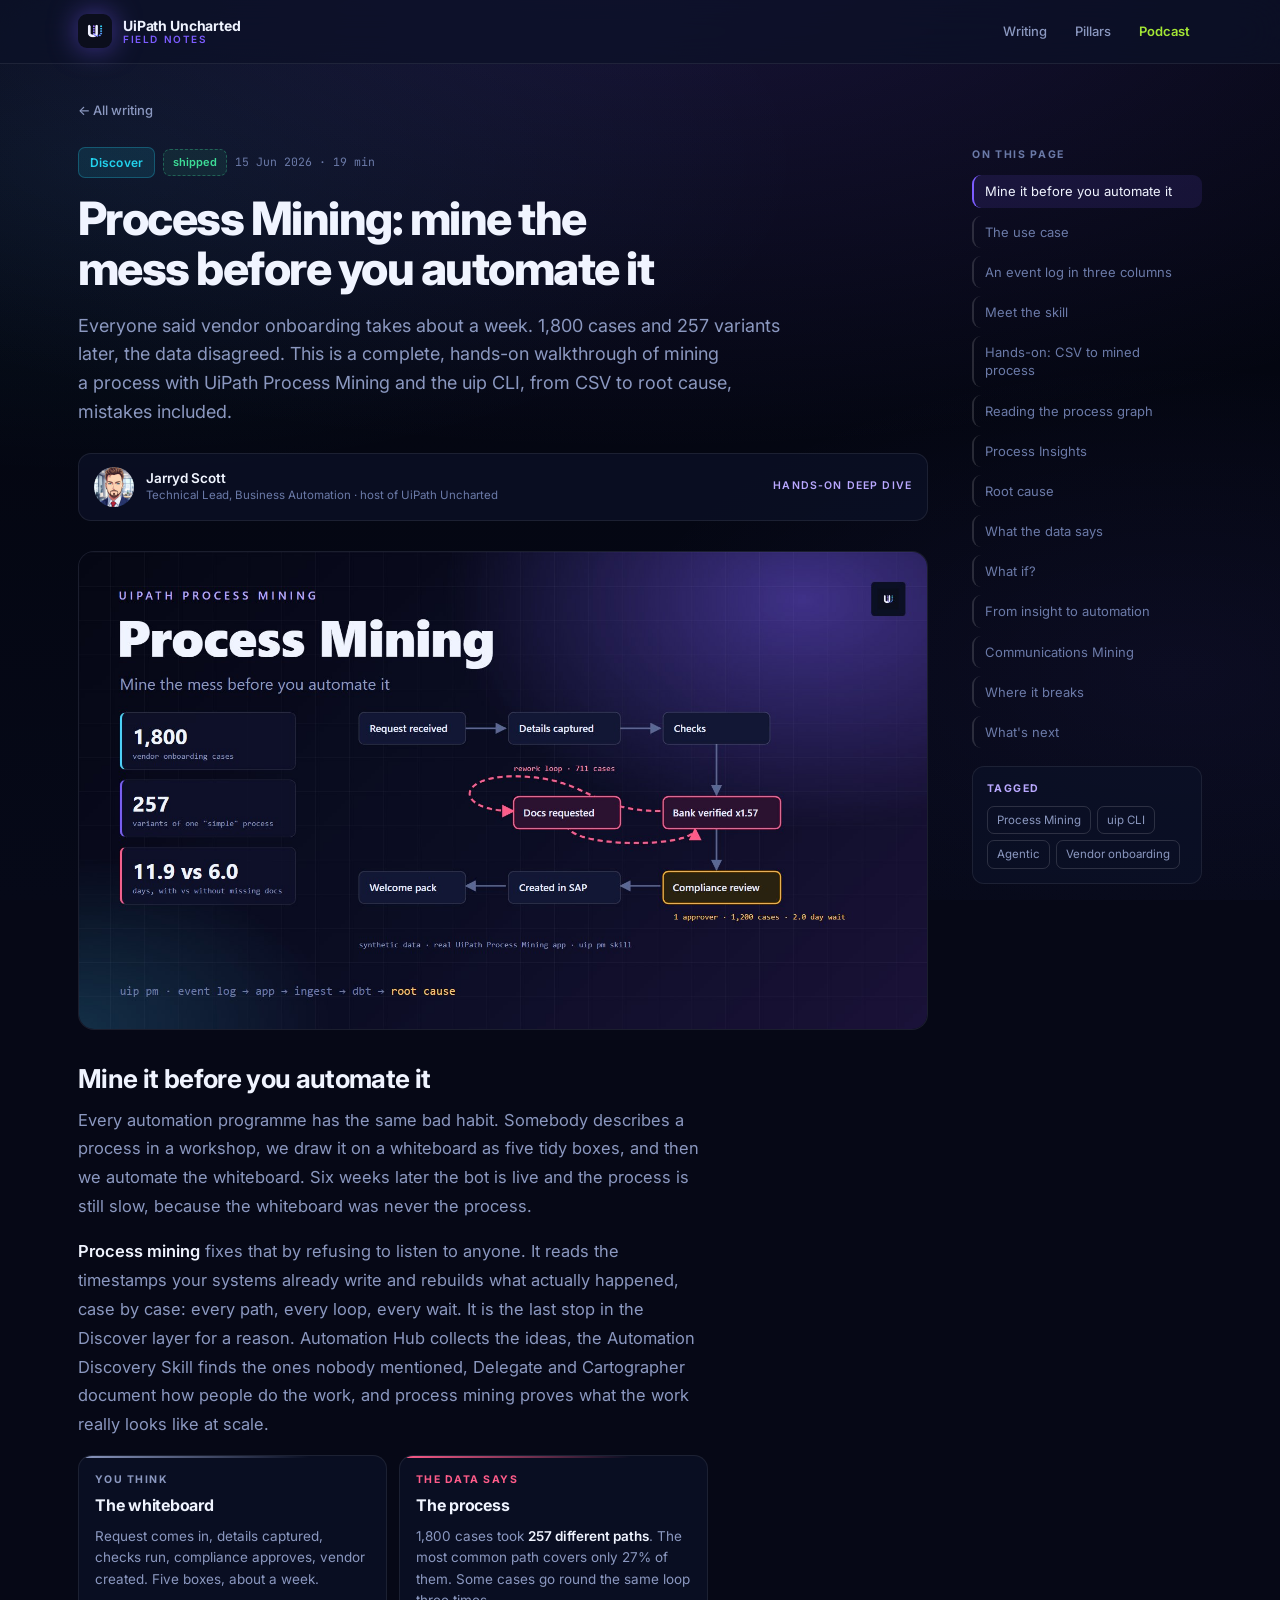
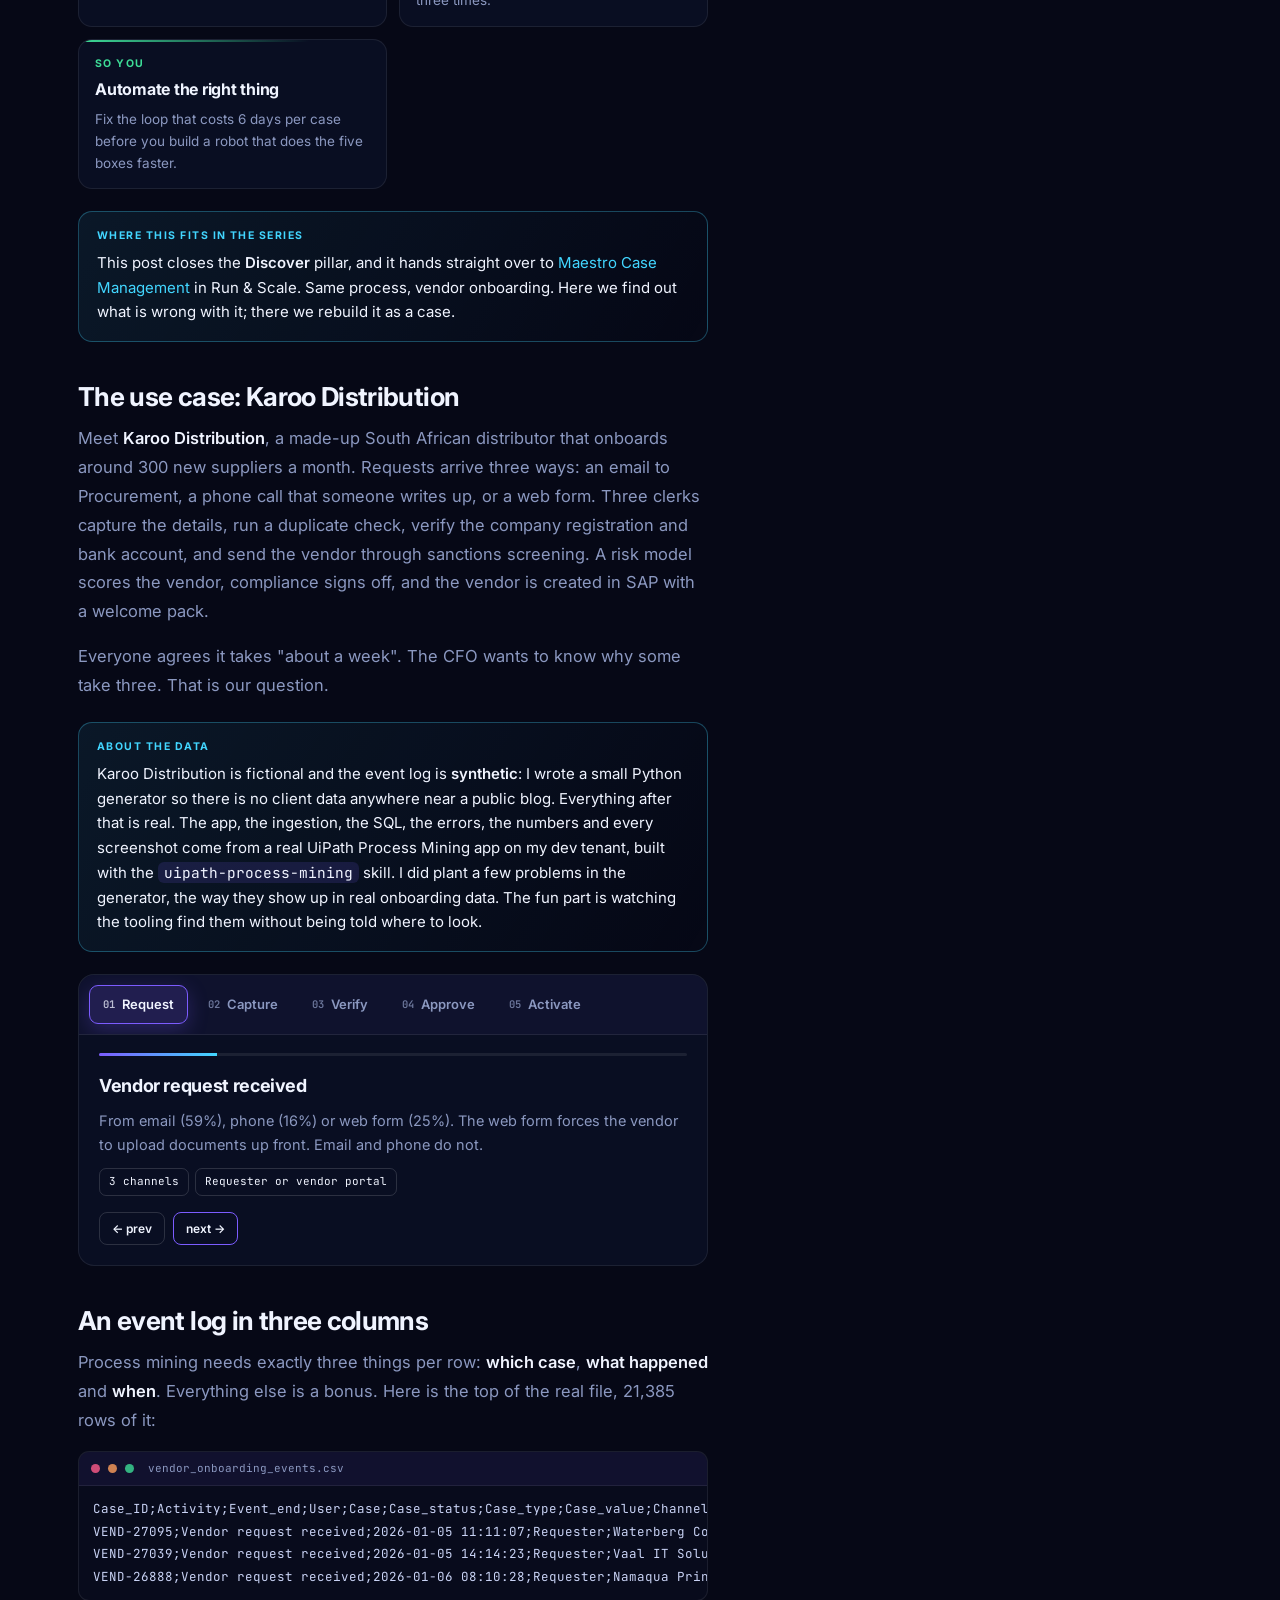
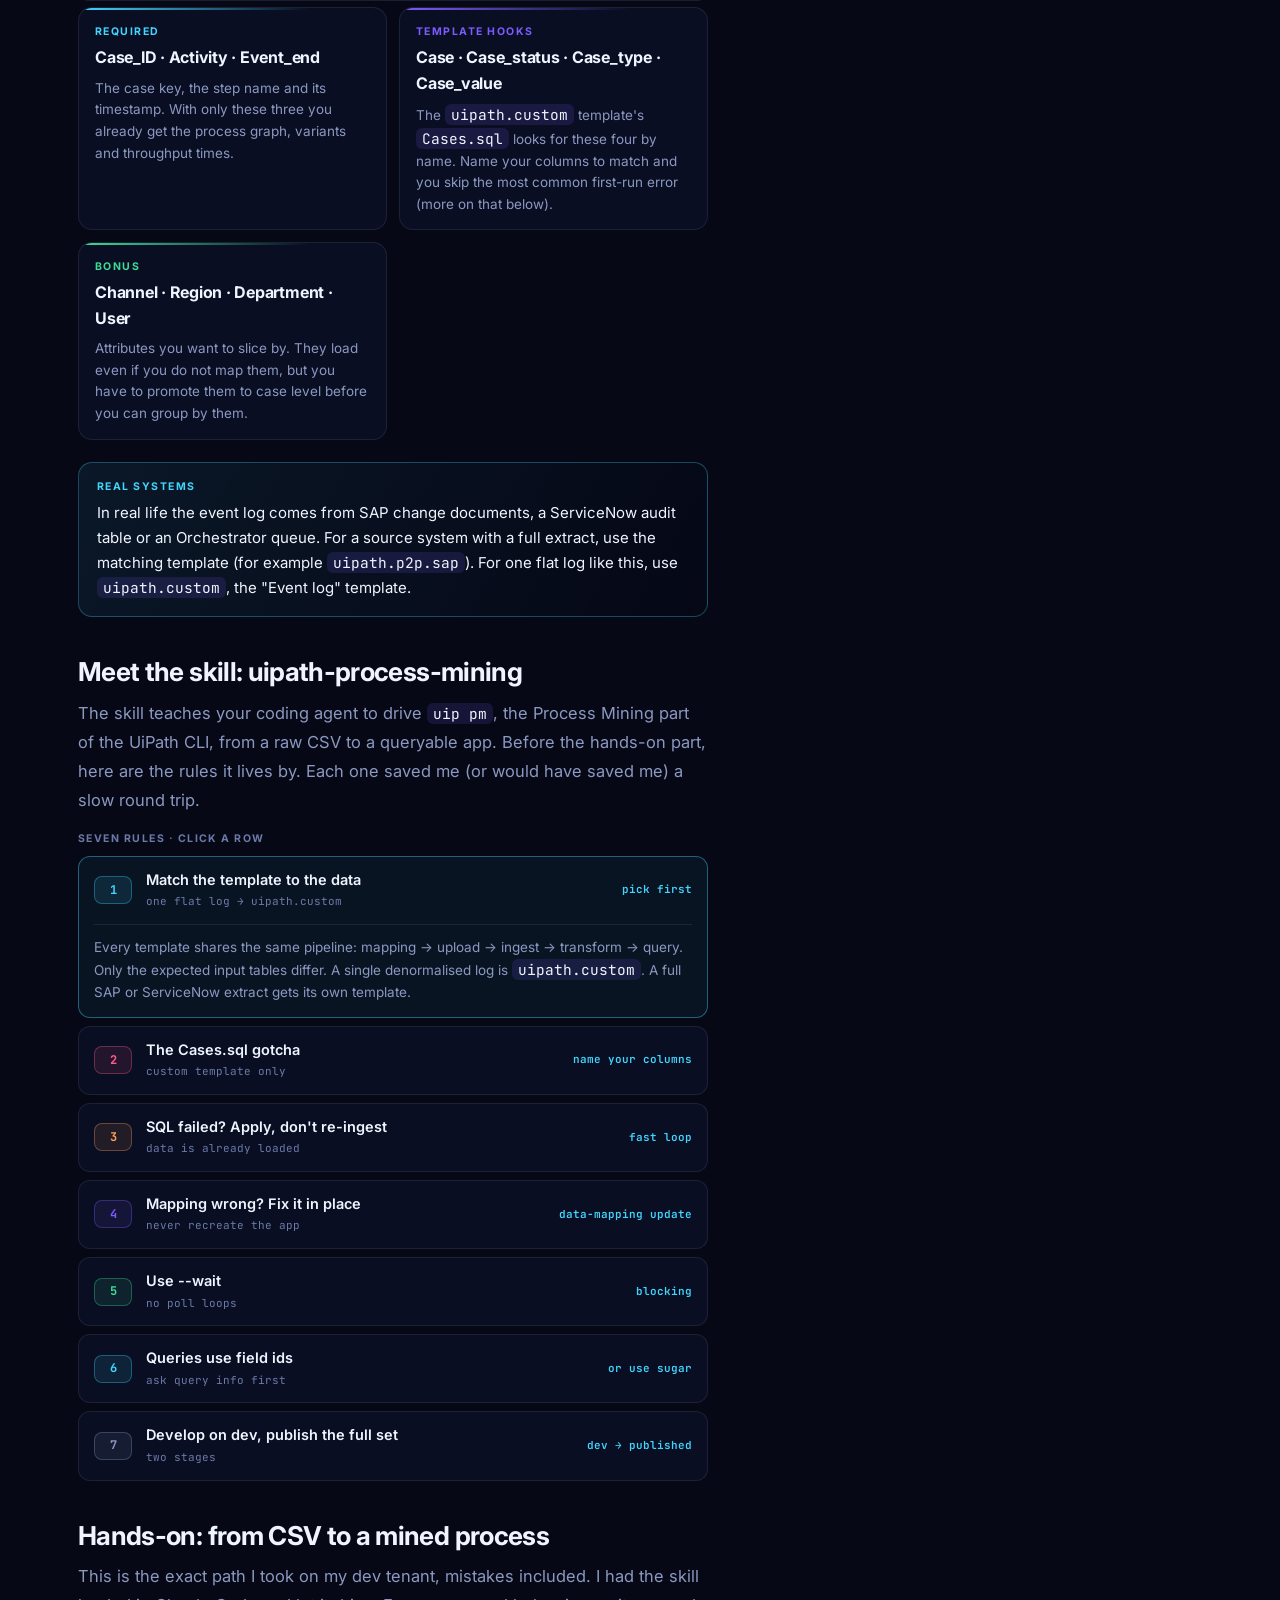
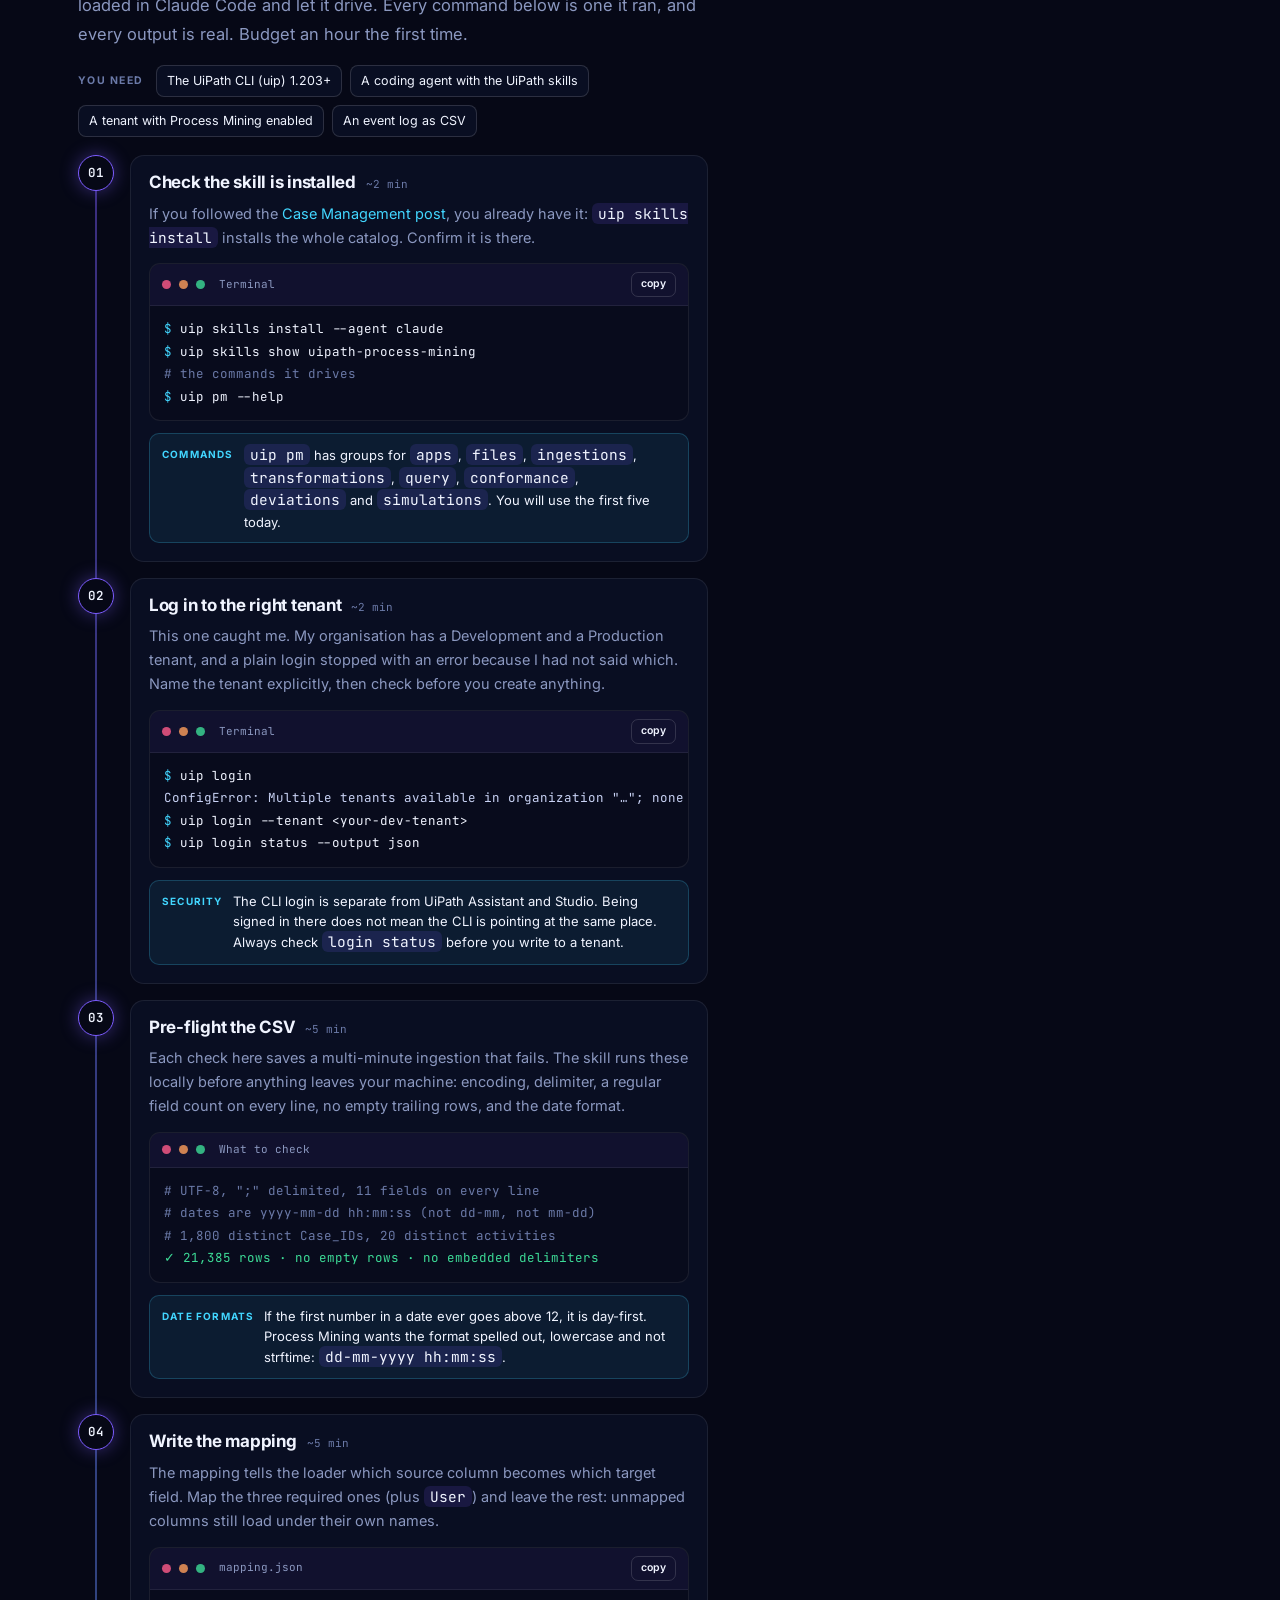
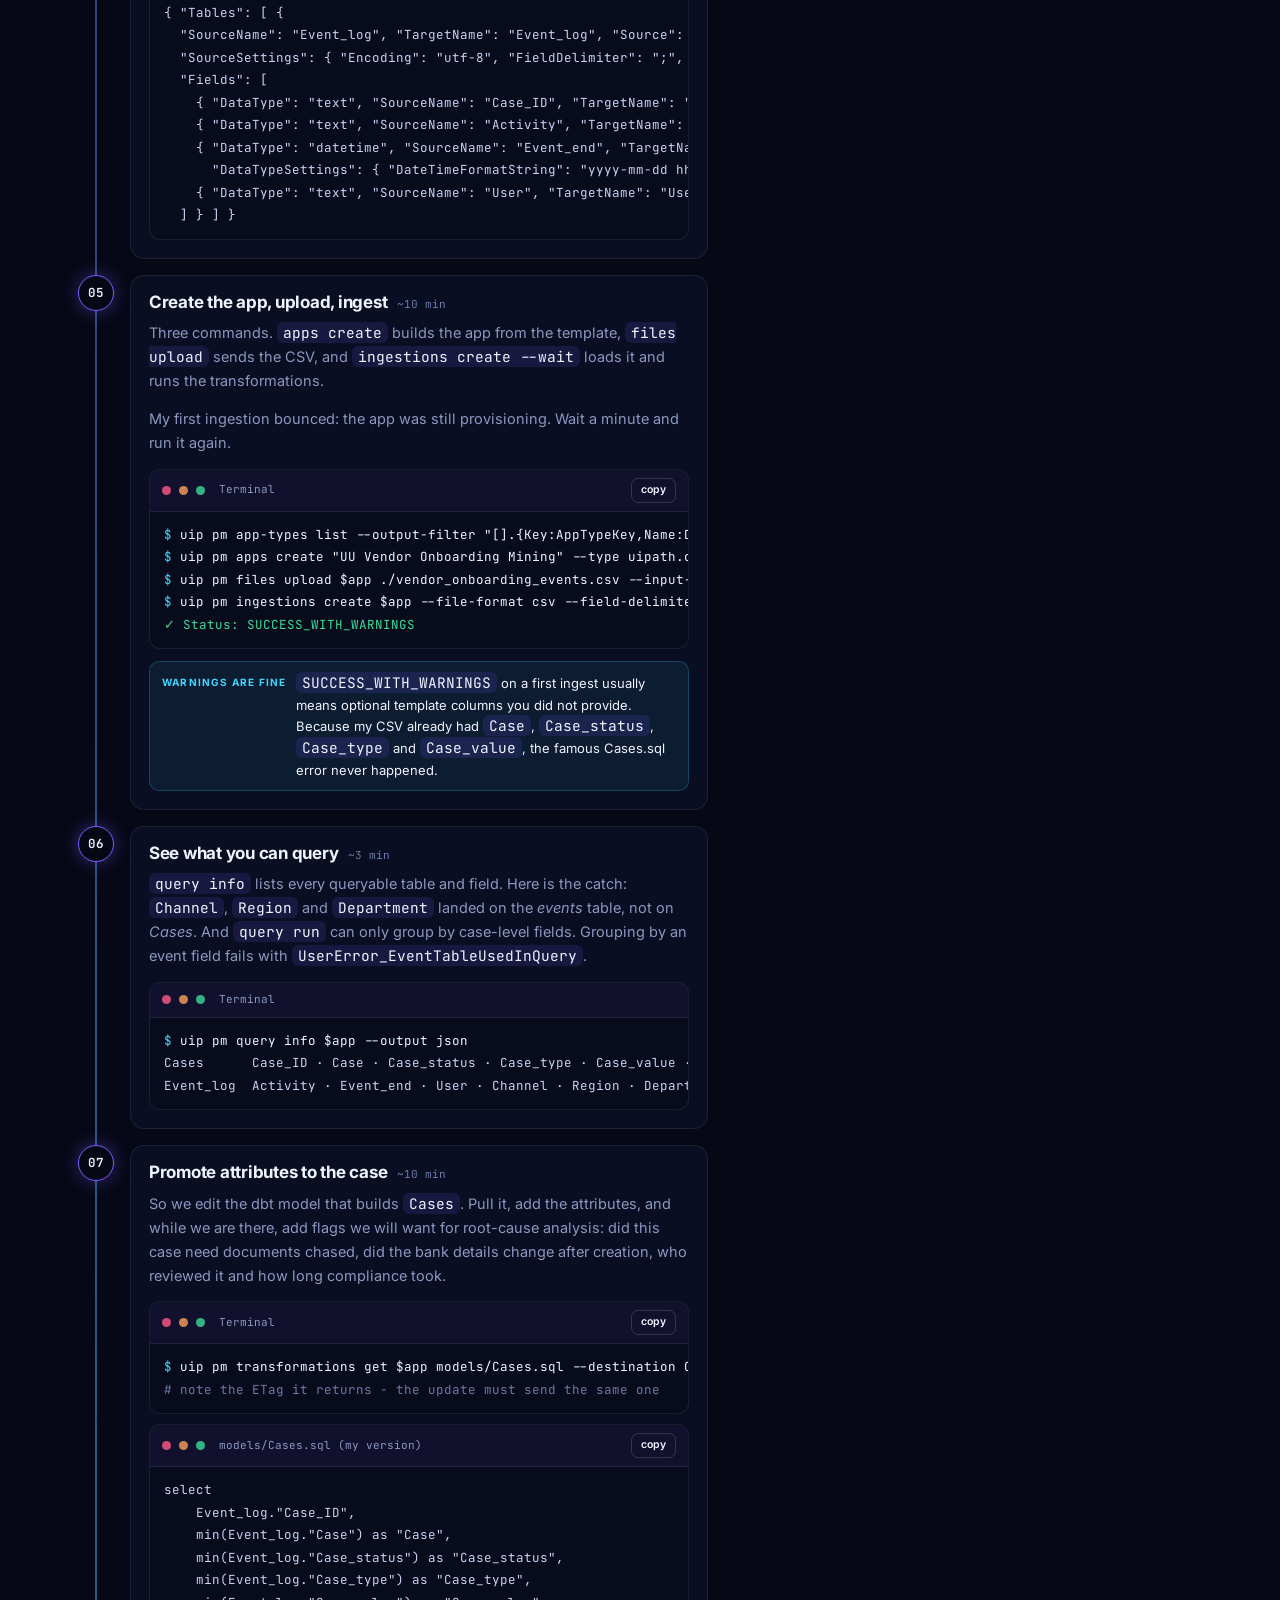
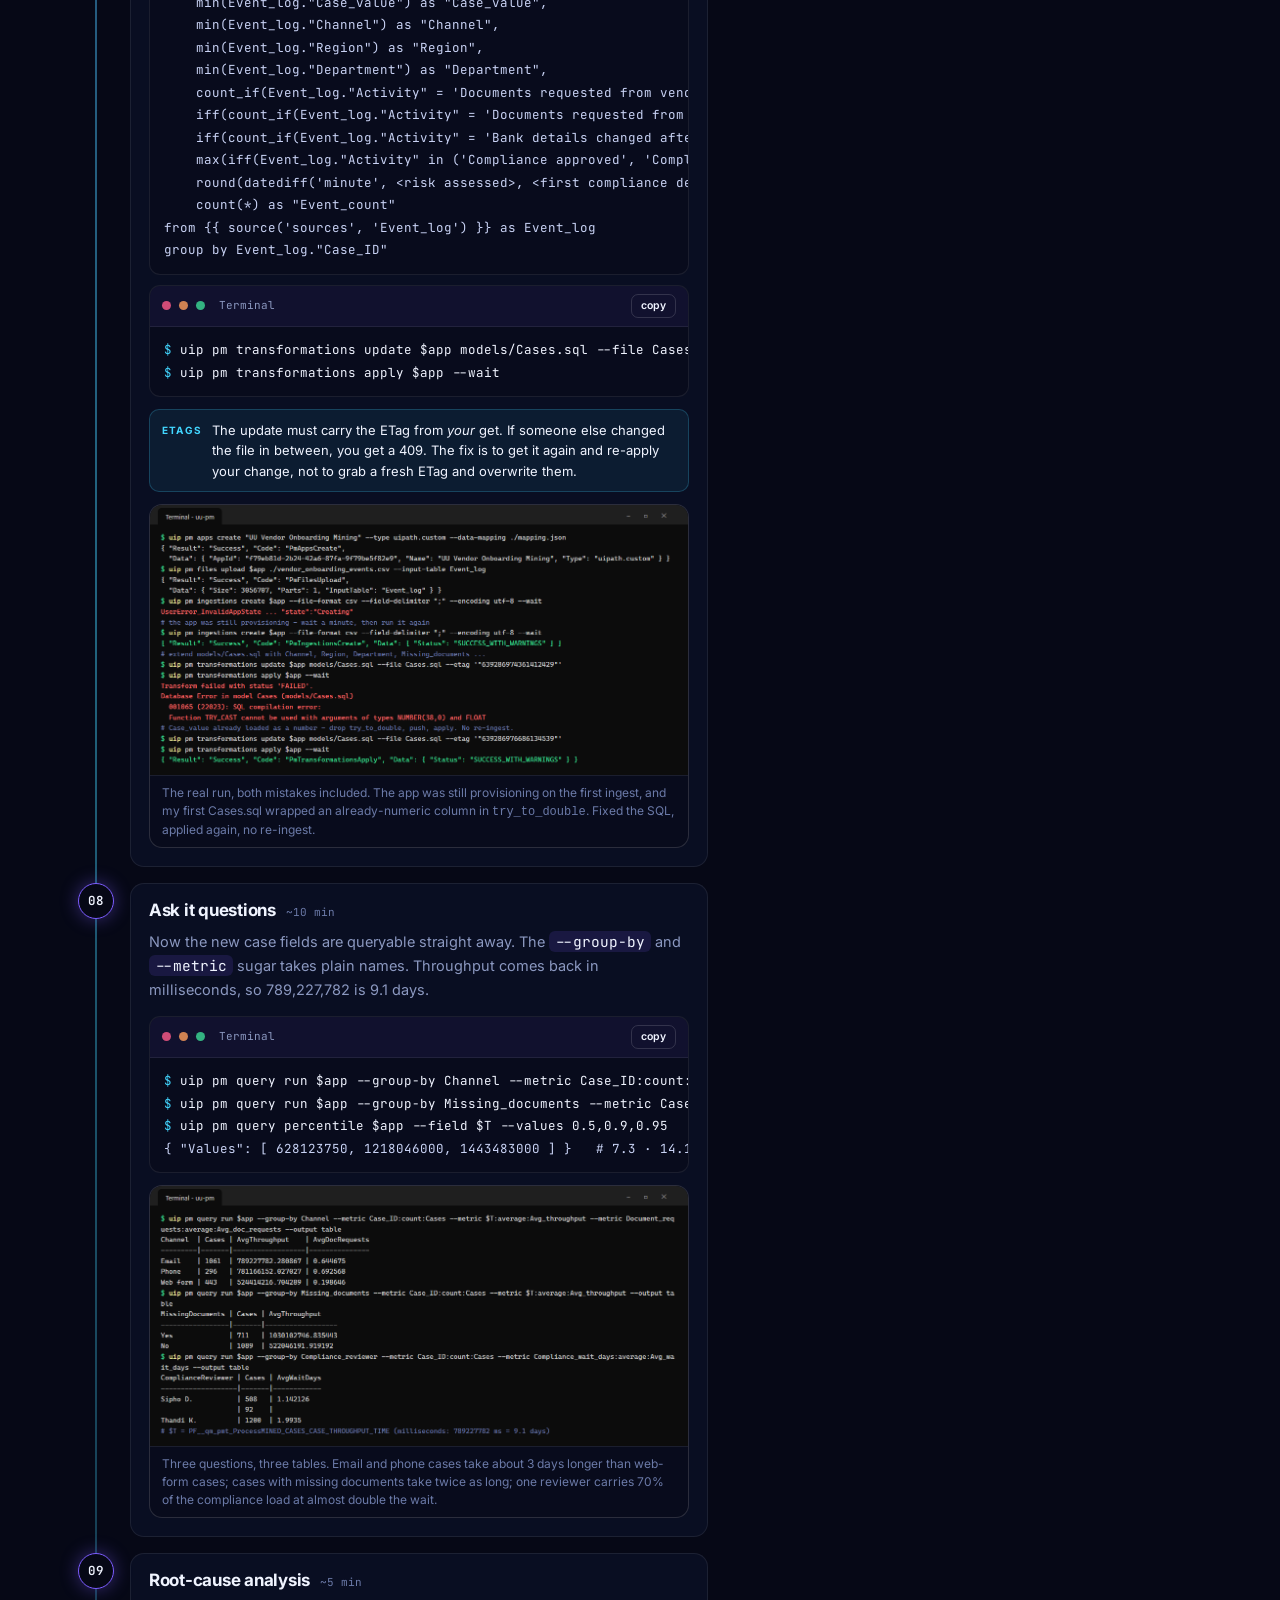
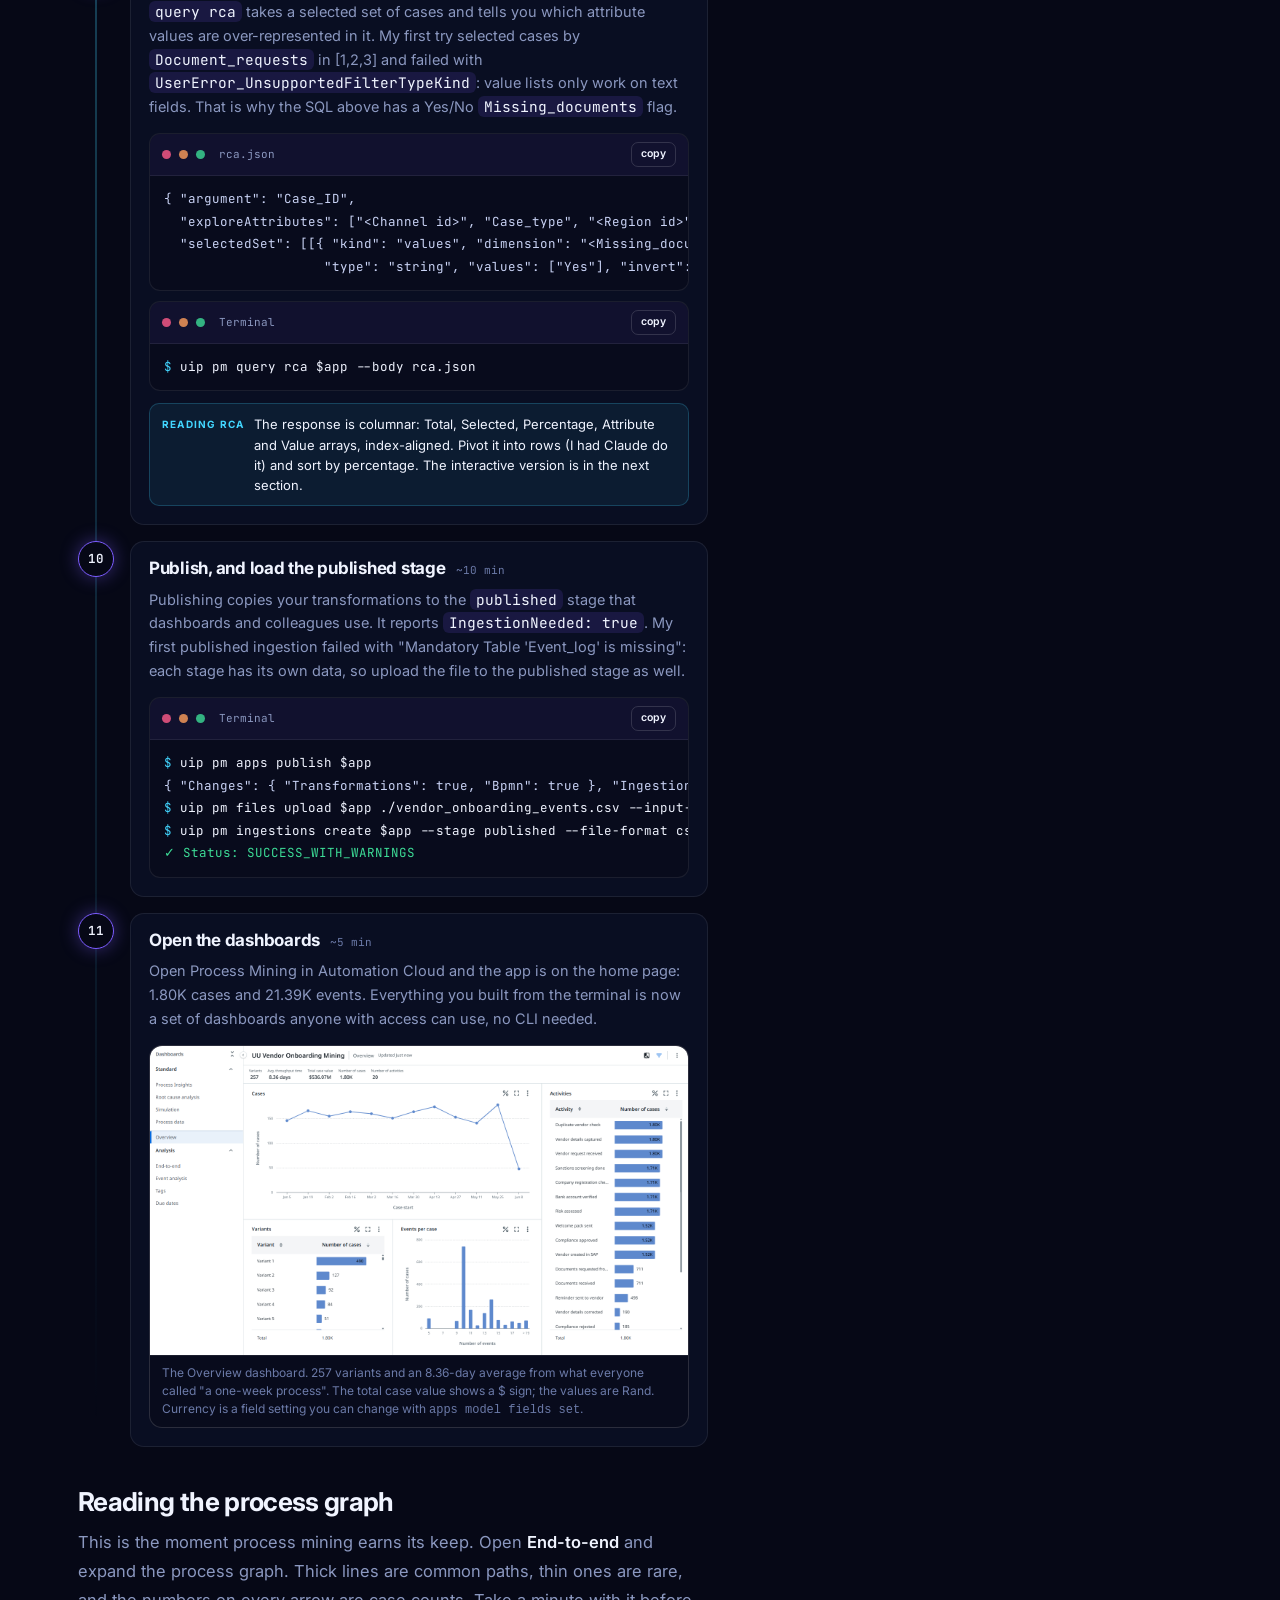
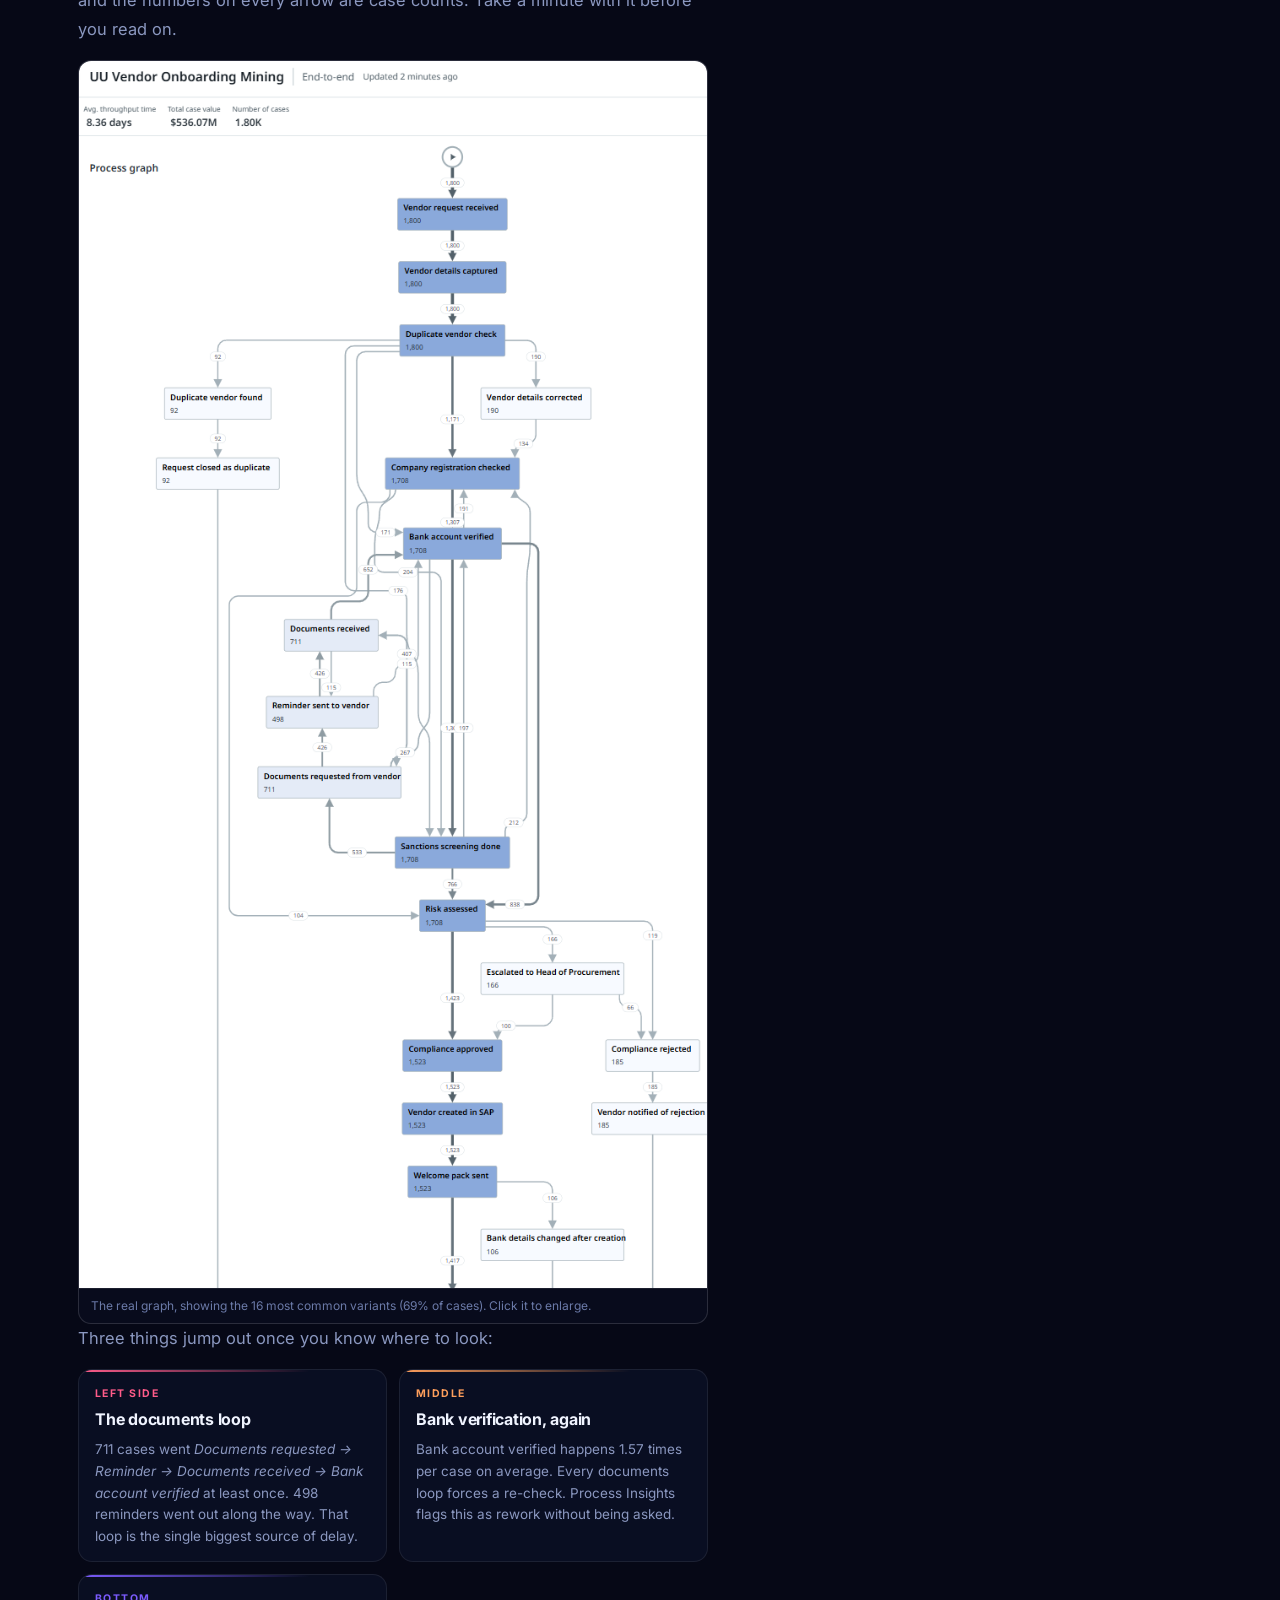
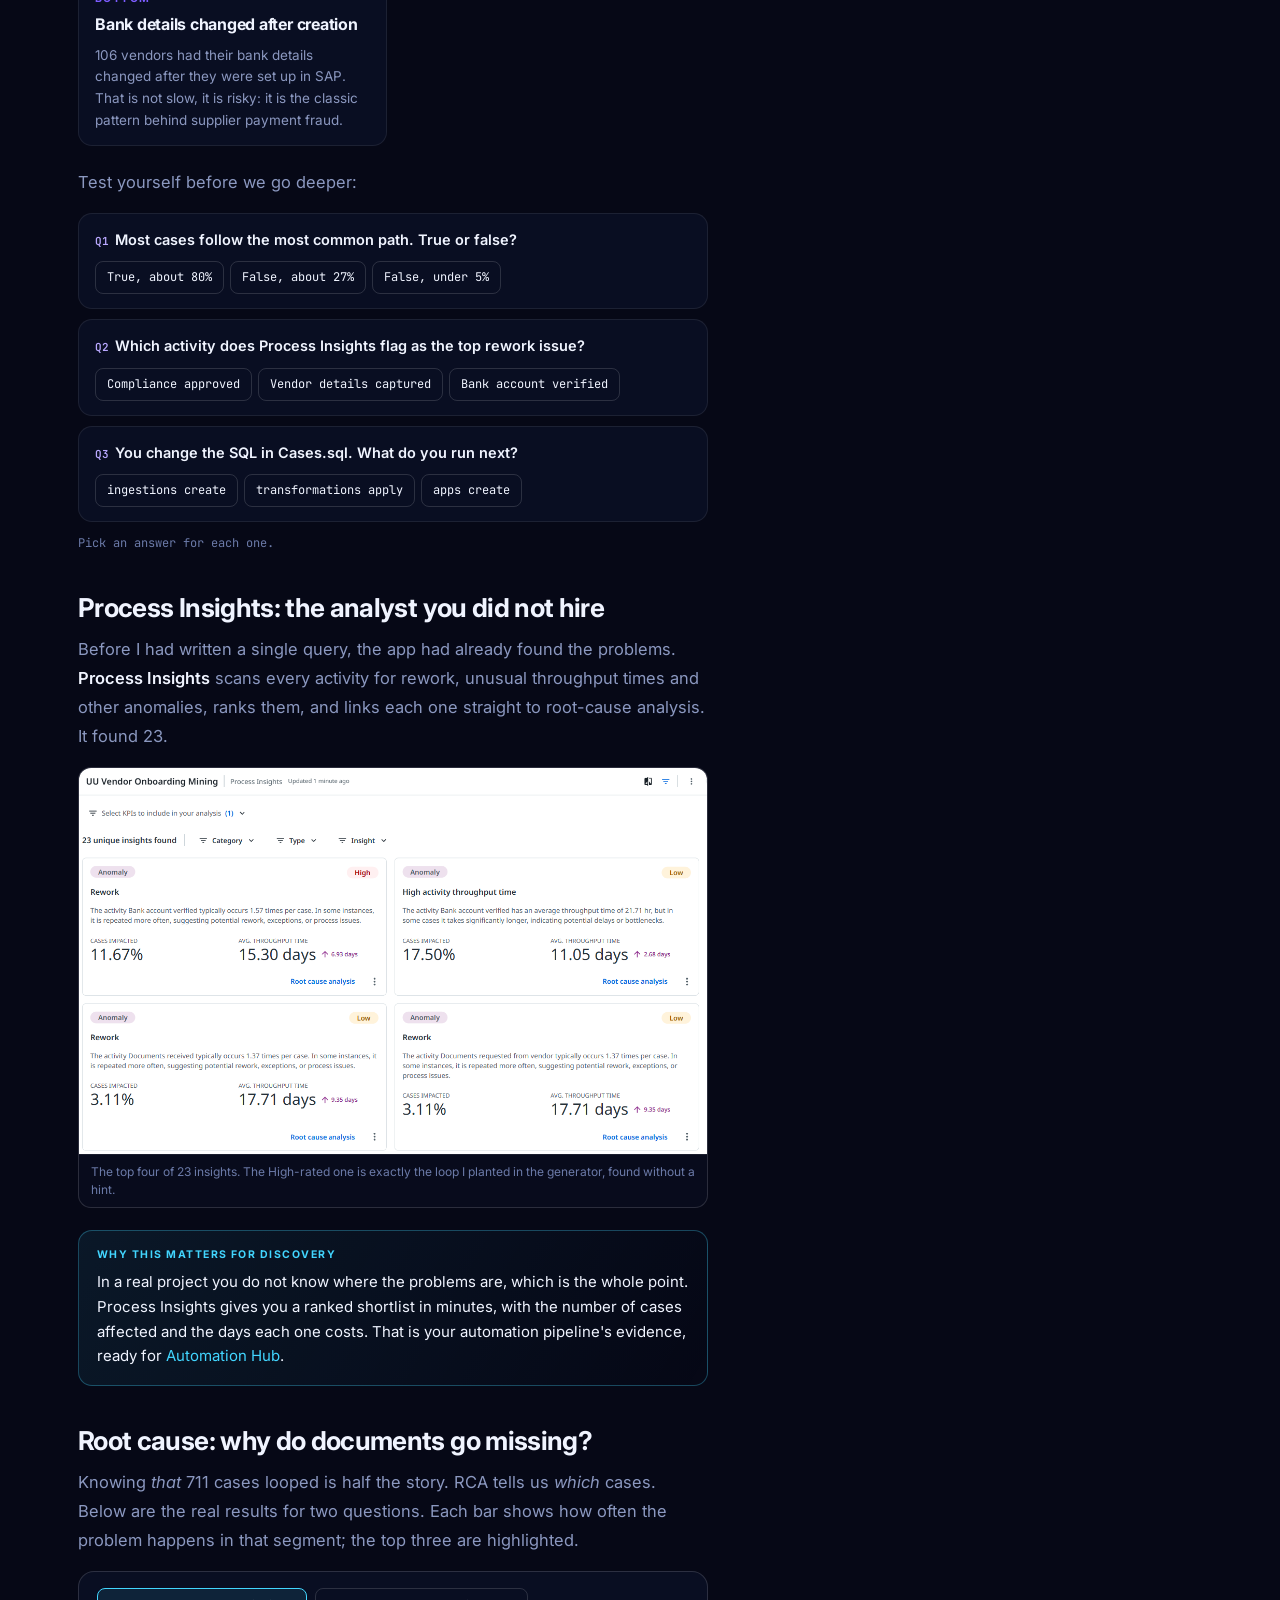
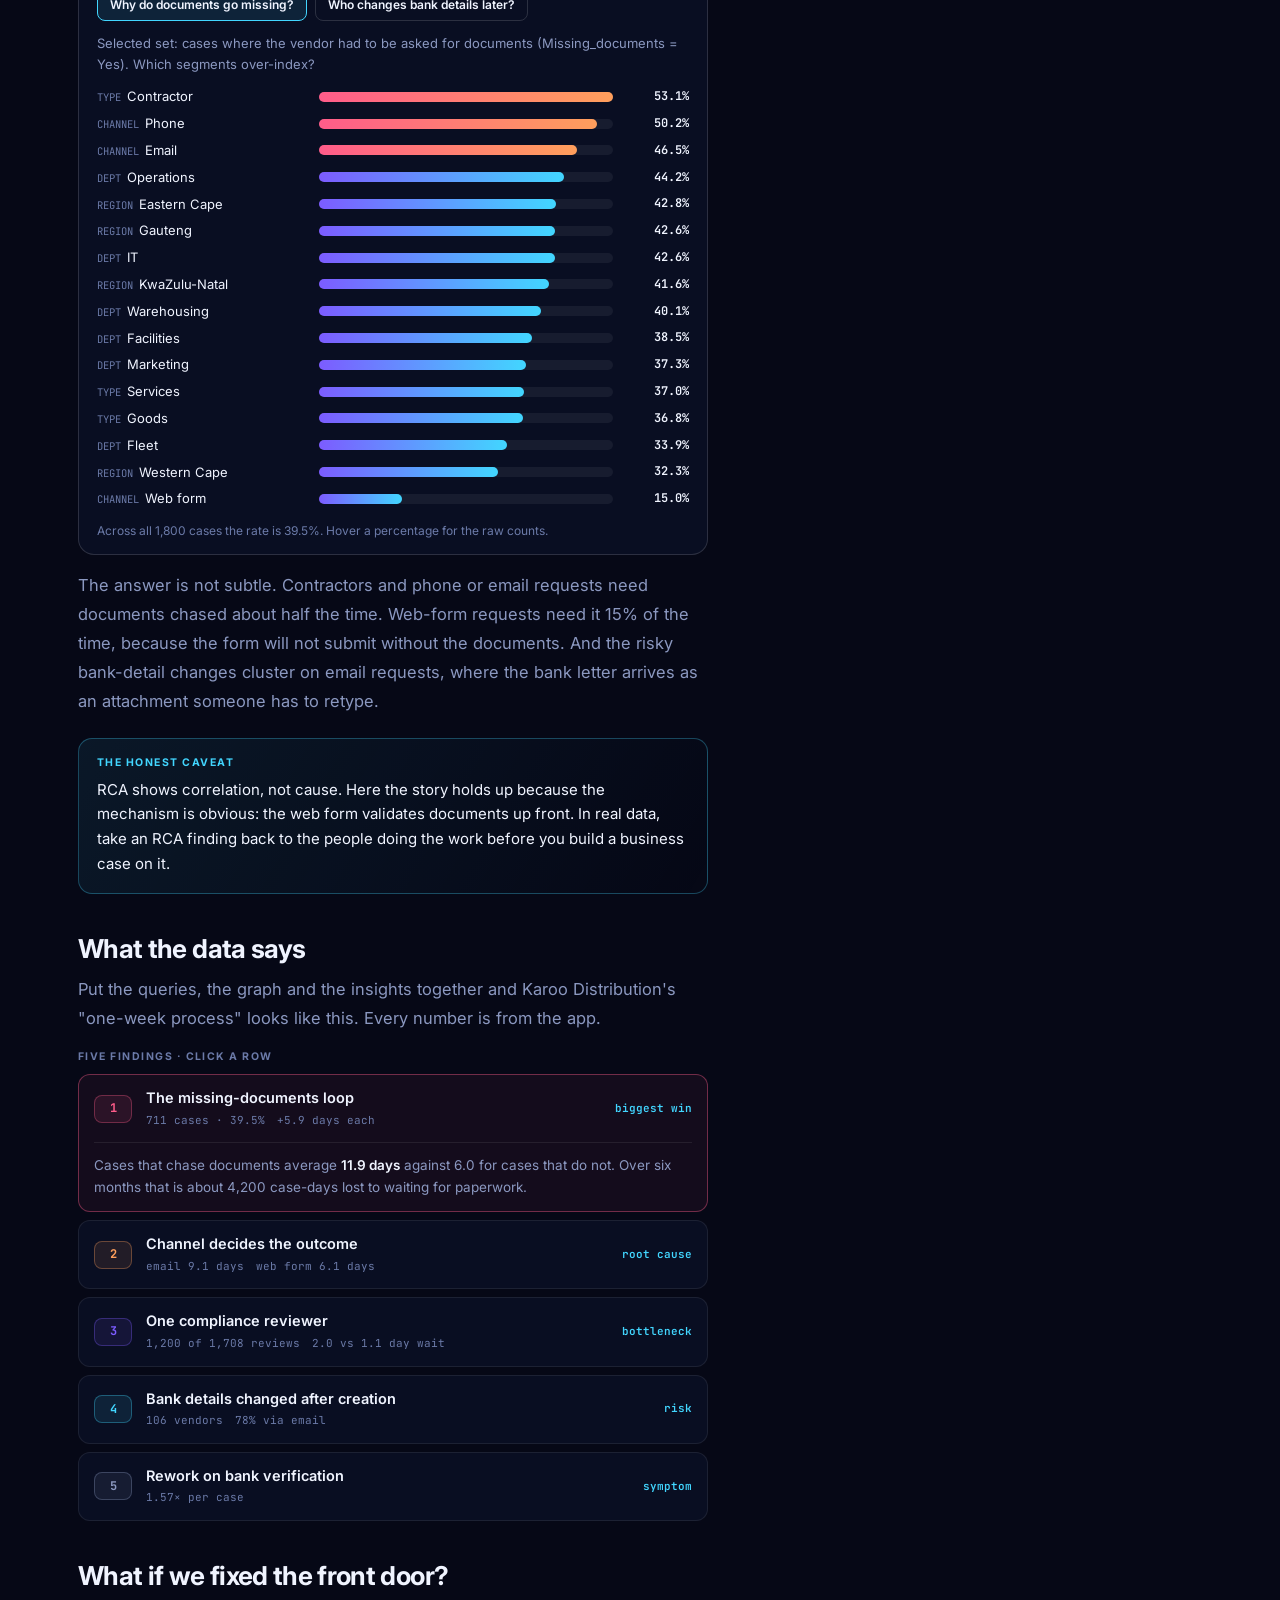
<file: blog/process-mining/index.html>
<!DOCTYPE html>
<html lang="en">
<head>
  <meta charset="UTF-8" />
  <meta name="viewport" content="width=device-width, initial-scale=1.0" />
  <title>Process Mining: mine the mess before you automate it · UiPath Uncharted</title>
  <meta name="description" content="A hands-on, end-to-end process mining build with the uipath-process-mining skill: from a raw event log to a published app, process graph, root-cause analysis and a business case, using vendor onboarding at a fictional distributor." />
  <meta name="theme-color" content="#060816" />
  <meta property="og:type" content="article" />
  <meta property="og:site_name" content="UiPath Uncharted" />
  <meta property="og:title" content="Process Mining: mine the mess before you automate it · UiPath Uncharted" />
  <meta property="og:description" content="A hands-on, end-to-end process mining build with the uipath-process-mining skill: from a raw event log to a published app, process graph, root-cause analysis and a business case, using vendor onboarding at a fictional distributor." />
  <meta property="og:url" content="https://uipathuncharted.co.za/blog/process-mining/" />
  <meta property="og:image" content="https://uipathuncharted.co.za/blog/assets/process-mining-cover.jpg" />
  <meta property="og:image:width" content="1600" />
  <meta property="og:image:height" content="893" />
  <meta property="og:image:alt" content="Process Mining: mine the mess before you automate it" />
  <meta name="twitter:card" content="summary_large_image" />
  <link rel="canonical" href="https://uipathuncharted.co.za/blog/process-mining/" />
  <link rel="preconnect" href="https://fonts.googleapis.com" />
  <link rel="preconnect" href="https://fonts.gstatic.com" crossorigin />
  <link href="https://fonts.googleapis.com/css2?family=Inter:wght@400;500;600;700;800&family=JetBrains+Mono:wght@400;600;700&display=swap" rel="stylesheet" />
  <link rel="stylesheet" href="../blog.css" />
  <link rel="icon" type="image/png" href="../../assets/uu-mark-navy.png" />
  <link rel="apple-touch-icon" href="../../assets/uu-mark-navy.png" />
</head>
<body>
  <a class="skip-link" href="#main">Skip to content</a>
  <div class="uu-page">
    <div class="uu-progress" aria-hidden="true"><span></span></div>

    <header class="uu-header">
      <div class="uu-wrap uu-header-inner">
        <a class="uu-brand" href="../" aria-label="UiPath Uncharted Field Notes, blog home">
          <img src="../../assets/uu-mark-navy.png" alt="" width="34" height="34" />
          <span class="uu-brand-text">
            <span class="uu-brand-name">UiPath Uncharted</span>
            <span class="uu-brand-sub">Field Notes</span>
          </span>
        </a>
        <nav class="uu-nav" aria-label="Blog">
          <a href="../#feed">Writing</a>
          <a href="../#pillars">Pillars</a>
          <a class="nav-cross" href="../../">Podcast</a>
        </nav>
      </div>
    </header>

    <main id="main" class="uu-wrap post-main">
      <a class="back-link" href="../">← All writing</a>
      <div class="post-layout">
        <article>
          <header class="post-head">
            <div class="chips">
              <span class="chip chip-lg p-discover">Discover</span>
              <span class="chip chip-status c-green">shipped</span>
              <span class="post-date">15 Jun 2026 · 19 min</span>
            </div>
            <h1 class="post-title">Process Mining: mine the mess before you automate it</h1>
            <p class="post-lede">Everyone said vendor onboarding takes about a week. 1,800 cases and 257 variants later, the data disagreed. This is a complete, hands-on walkthrough of mining a process with UiPath Process Mining and the uip CLI, from CSV to root cause, mistakes included.</p>
            <div class="author">
              <img src="../assets/jarryd-scott-avatar.jpg" alt="" width="40" height="40" />
              <div class="author-text">
                <span class="author-name">Jarryd Scott</span>
                <span class="author-role">Technical Lead, Business Automation · host of UiPath Uncharted</span>
              </div>
              <span class="author-ep">Hands-on deep dive</span>
            </div>
            <figure class="post-hero">
              <img src="../assets/process-mining-cover.jpg" alt="Process Mining: mine the mess before you automate it, with a mined vendor onboarding graph showing a rework loop and a compliance bottleneck" width="1600" height="893" />
            </figure>
          </header>
          <div class="prose">
            <h2 id="c1">Mine it before you automate it</h2>
            <p>Every automation programme has the same bad habit. Somebody describes a process in a workshop, we draw it on a whiteboard as five tidy boxes, and then we automate the whiteboard. Six weeks later the bot is live and the process is still slow, because the whiteboard was never the process.</p>
            <p><strong>Process mining</strong> fixes that by refusing to listen to anyone. It reads the timestamps your systems already write and rebuilds what actually happened, case by case: every path, every loop, every wait. It is the last stop in the Discover layer for a reason. Automation Hub collects the ideas, the Automation Discovery Skill finds the ones nobody mentioned, Delegate and Cartographer document how people do the work, and process mining proves what the work really looks like at scale.</p>
            <ul class="cards">
              <li>
                <div class="info-card c-slate">
                  <span class="rail" aria-hidden="true"></span>
                  <p class="info-kicker">You think</p>
                  <h3 class="info-title">The whiteboard</h3>
                  <p class="info-body">Request comes in, details captured, checks run, compliance approves, vendor created. Five boxes, about a week.</p>
                </div>
              </li>
              <li>
                <div class="info-card c-pink">
                  <span class="rail" aria-hidden="true"></span>
                  <p class="info-kicker">The data says</p>
                  <h3 class="info-title">The process</h3>
                  <p class="info-body">1,800 cases took <strong>257 different paths</strong>. The most common path covers only 27% of them. Some cases go round the same loop three times.</p>
                </div>
              </li>
              <li>
                <div class="info-card c-green">
                  <span class="rail" aria-hidden="true"></span>
                  <p class="info-kicker">So you</p>
                  <h3 class="info-title">Automate the right thing</h3>
                  <p class="info-body">Fix the loop that costs 6 days per case before you build a robot that does the five boxes faster.</p>
                </div>
              </li>
            </ul>
            <aside class="callout is-note">
              <p class="callout-label">Where this fits in the series</p>
              <p class="callout-text">This post closes the <strong>Discover</strong> pillar, and it hands straight over to <a href="../maestro-case-management/">Maestro Case Management</a> in Run &amp; Scale. Same process, vendor onboarding. Here we find out what is wrong with it; there we rebuild it as a case.</p>
            </aside>

            <h2 id="c2">The use case: Karoo Distribution</h2>
            <p>Meet <strong>Karoo Distribution</strong>, a made-up South African distributor that onboards around 300 new suppliers a month. Requests arrive three ways: an email to Procurement, a phone call that someone writes up, or a web form. Three clerks capture the details, run a duplicate check, verify the company registration and bank account, and send the vendor through sanctions screening. A risk model scores the vendor, compliance signs off, and the vendor is created in SAP with a welcome pack.</p>
            <p>Everyone agrees it takes "about a week". The CFO wants to know why some take three. That is our question.</p>
            <aside class="callout is-note">
              <p class="callout-label">About the data</p>
              <p class="callout-text">Karoo Distribution is fictional and the event log is <strong>synthetic</strong>: I wrote a small Python generator so there is no client data anywhere near a public blog. Everything after that is real. The app, the ingestion, the SQL, the errors, the numbers and every screenshot come from a real UiPath Process Mining app on my dev tenant, built with the <code>uipath-process-mining</code> skill. I did plant a few problems in the generator, the way they show up in real onboarding data. The fun part is watching the tooling find them without being told where to look.</p>
            </aside>
            <div class="stages" data-stages>
              <div class="stage-tabs" role="tablist" aria-label="The vendor onboarding process, as described">
                <button type="button" class="stage-tab" role="tab" id="cstage1-tab-1" aria-controls="cstage1-panel-1" aria-selected="true">
                  <span class="stage-tab-n">01</span><span>Request</span>
                </button>
                <button type="button" class="stage-tab" role="tab" id="cstage1-tab-2" aria-controls="cstage1-panel-2" aria-selected="false" tabindex="-1">
                  <span class="stage-tab-n">02</span><span>Capture</span>
                </button>
                <button type="button" class="stage-tab" role="tab" id="cstage1-tab-3" aria-controls="cstage1-panel-3" aria-selected="false" tabindex="-1">
                  <span class="stage-tab-n">03</span><span>Verify</span>
                </button>
                <button type="button" class="stage-tab" role="tab" id="cstage1-tab-4" aria-controls="cstage1-panel-4" aria-selected="false" tabindex="-1">
                  <span class="stage-tab-n">04</span><span>Approve</span>
                </button>
                <button type="button" class="stage-tab" role="tab" id="cstage1-tab-5" aria-controls="cstage1-panel-5" aria-selected="false" tabindex="-1">
                  <span class="stage-tab-n">05</span><span>Activate</span>
                </button>
              </div>
              <div class="stage-body">
                <div class="stage-bar" aria-hidden="true"><span></span></div>
                <div class="stage-panel" role="tabpanel" id="cstage1-panel-1" aria-labelledby="cstage1-tab-1">
                  <h3 class="stage-title">Vendor request received</h3>
                  <p class="stage-text">From email (59%), phone (16%) or web form (25%). The web form forces the vendor to upload documents up front. Email and phone do not.</p>
                  <ul class="meta-pills">
                    <li>3 channels</li>
                    <li>Requester or vendor portal</li>
                  </ul>
                </div>
                <div class="stage-panel" role="tabpanel" id="cstage1-panel-2" aria-labelledby="cstage1-tab-2" hidden>
                  <h3 class="stage-title">Details captured and checked for duplicates</h3>
                  <p class="stage-text">A clerk types the vendor into the onboarding tracker and checks it does not already exist. Sometimes the details are wrong and get corrected later.</p>
                  <ul class="meta-pills">
                    <li>3 clerks</li>
                    <li>Duplicate check</li>
                  </ul>
                </div>
                <div class="stage-panel" role="tabpanel" id="cstage1-panel-3" aria-labelledby="cstage1-tab-3" hidden>
                  <h3 class="stage-title">Registration, bank account, sanctions</h3>
                  <p class="stage-text">Three checks, usually in that order but not always. If documents are missing, the clerk emails the vendor, waits, sends reminders, and verifies the bank account again when they arrive.</p>
                  <ul class="meta-pills">
                    <li>Rework loop</li>
                    <li>Reminders</li>
                  </ul>
                </div>
                <div class="stage-panel" role="tabpanel" id="cstage1-panel-4" aria-labelledby="cstage1-tab-4" hidden>
                  <h3 class="stage-title">Risk scored, compliance decides</h3>
                  <p class="stage-text">A risk model scores the vendor. Compliance approves or rejects. High-risk vendors can be escalated to the Head of Procurement first.</p>
                  <ul class="meta-pills">
                    <li>2 reviewers</li>
                    <li>Escalations</li>
                  </ul>
                </div>
                <div class="stage-panel" role="tabpanel" id="cstage1-panel-5" aria-labelledby="cstage1-tab-5" hidden>
                  <h3 class="stage-title">Created in SAP, welcome pack sent</h3>
                  <p class="stage-text">The vendor is created in SAP and gets a welcome pack. Occasionally, weeks later, somebody changes the vendor's bank details. Finance should be nervous about that.</p>
                  <ul class="meta-pills">
                    <li>SAP</li>
                    <li>Bank changes</li>
                  </ul>
                </div>
                <div class="stage-nav">
                  <button type="button" class="mini-btn" data-prev>← prev</button>
                  <button type="button" class="mini-btn is-accent" data-next>next →</button>
                </div>
              </div>
            </div>

            <h2 id="c3">An event log in three columns</h2>
            <p>Process mining needs exactly three things per row: <strong>which case</strong>, <strong>what happened</strong> and <strong>when</strong>. Everything else is a bonus. Here is the top of the real file, 21,385 rows of it:</p>
            <div class="term">
              <div class="code-head">
                <span class="term-dot" aria-hidden="true"></span><span class="term-dot" aria-hidden="true"></span><span class="term-dot" aria-hidden="true"></span>
                <span class="code-file">vendor_onboarding_events.csv</span>
              </div>
              <div class="term-body">
                <div class="ln ln-o"><span class="txt">Case_ID;Activity;Event_end;User;Case;Case_status;Case_type;Case_value;Channel;Region;Department</span></div>
                <div class="ln ln-o"><span class="txt">VEND-27095;Vendor request received;2026-01-05 11:11:07;Requester;Waterberg Consulting Holdings;Onboarded;Services;946000;Email;Eastern Cape;Fleet</span></div>
                <div class="ln ln-o"><span class="txt">VEND-27039;Vendor request received;2026-01-05 14:14:23;Requester;Vaal IT Solutions Trading;Onboarded;Services;393000;Email;Gauteng;IT</span></div>
                <div class="ln ln-o"><span class="txt">VEND-26888;Vendor request received;2026-01-06 08:10:28;Requester;Namaqua Print CC;Onboarded;Goods;107000;Email;Eastern Cape;Marketing</span></div>
              </div>
            </div>
            <ul class="cards">
              <li>
                <div class="info-card c-cyan">
                  <span class="rail" aria-hidden="true"></span>
                  <p class="info-kicker">Required</p>
                  <h3 class="info-title">Case_ID · Activity · Event_end</h3>
                  <p class="info-body">The case key, the step name and its timestamp. With only these three you already get the process graph, variants and throughput times.</p>
                </div>
              </li>
              <li>
                <div class="info-card c-purple">
                  <span class="rail" aria-hidden="true"></span>
                  <p class="info-kicker">Template hooks</p>
                  <h3 class="info-title">Case · Case_status · Case_type · Case_value</h3>
                  <p class="info-body">The <code>uipath.custom</code> template's <code>Cases.sql</code> looks for these four by name. Name your columns to match and you skip the most common first-run error (more on that below).</p>
                </div>
              </li>
              <li>
                <div class="info-card c-green">
                  <span class="rail" aria-hidden="true"></span>
                  <p class="info-kicker">Bonus</p>
                  <h3 class="info-title">Channel · Region · Department · User</h3>
                  <p class="info-body">Attributes you want to slice by. They load even if you do not map them, but you have to promote them to case level before you can group by them.</p>
                </div>
              </li>
            </ul>
            <aside class="callout is-note">
              <p class="callout-label">Real systems</p>
              <p class="callout-text">In real life the event log comes from SAP change documents, a ServiceNow audit table or an Orchestrator queue. For a source system with a full extract, use the matching template (for example <code>uipath.p2p.sap</code>). For one flat log like this, use <code>uipath.custom</code>, the "Event log" template.</p>
            </aside>

            <h2 id="c4">Meet the skill: uipath-process-mining</h2>
            <p>The skill teaches your coding agent to drive <code>uip pm</code>, the Process Mining part of the UiPath CLI, from a raw CSV to a queryable app. Before the hands-on part, here are the rules it lives by. Each one saved me (or would have saved me) a slow round trip.</p>
            <div class="eyebrow-label">Seven rules · click a row</div>
            <ul class="tiers" data-tiers>
              <li class="tier c-cyan is-open">
                <button type="button" class="tier-btn" aria-expanded="true" aria-controls="tier-why-1">
                  <span class="tier-badge">1</span>
                  <span>
                    <span class="tier-name">Match the template to the data</span>
                    <span class="tier-facts"><span>one flat log → uipath.custom</span></span>
                  </span>
                  <span class="tier-path">pick first</span>
                </button>
                <p class="tier-why" id="tier-why-1">Every template shares the same pipeline: mapping → upload → ingest → transform → query. Only the expected input tables differ. A single denormalised log is <code>uipath.custom</code>. A full SAP or ServiceNow extract gets its own template.</p>
              </li>
              <li class="tier c-pink">
                <button type="button" class="tier-btn" aria-expanded="false" aria-controls="tier-why-2">
                  <span class="tier-badge">2</span>
                  <span>
                    <span class="tier-name">The Cases.sql gotcha</span>
                    <span class="tier-facts"><span>custom template only</span></span>
                  </span>
                  <span class="tier-path">name your columns</span>
                </button>
                <p class="tier-why" id="tier-why-2" hidden>The event-log template's <code>Cases.sql</code> references <code>Case</code>, <code>Case_status</code>, <code>Case_type</code> and <code>Case_value</code>. A minimal mapping does not produce them and dbt fails with <code>000904 invalid identifier</code>. Either null them in SQL or, like me, include them in the CSV.</p>
              </li>
              <li class="tier c-orange">
                <button type="button" class="tier-btn" aria-expanded="false" aria-controls="tier-why-3">
                  <span class="tier-badge">3</span>
                  <span>
                    <span class="tier-name">SQL failed? Apply, don't re-ingest</span>
                    <span class="tier-facts"><span>data is already loaded</span></span>
                  </span>
                  <span class="tier-path">fast loop</span>
                </button>
                <p class="tier-why" id="tier-why-3" hidden>A transformation error means the data loaded fine. Fix the SQL, push it, and run <code>transformations apply</code>. Re-ingesting only helps when the raw file or the mapping changed.</p>
              </li>
              <li class="tier c-purple">
                <button type="button" class="tier-btn" aria-expanded="false" aria-controls="tier-why-4">
                  <span class="tier-badge">4</span>
                  <span>
                    <span class="tier-name">Mapping wrong? Fix it in place</span>
                    <span class="tier-facts"><span>never recreate the app</span></span>
                  </span>
                  <span class="tier-path">data-mapping update</span>
                </button>
                <p class="tier-why" id="tier-why-4" hidden><code>apps data-mapping get</code>, edit, <code>update --etag</code>, then re-ingest. Recreating the app throws away every transformation you already wrote.</p>
              </li>
              <li class="tier c-green">
                <button type="button" class="tier-btn" aria-expanded="false" aria-controls="tier-why-5">
                  <span class="tier-badge">5</span>
                  <span>
                    <span class="tier-name">Use --wait</span>
                    <span class="tier-facts"><span>no poll loops</span></span>
                  </span>
                  <span class="tier-path">blocking</span>
                </button>
                <p class="tier-why" id="tier-why-5" hidden><code>ingestions create --wait</code> and <code>transformations apply --wait</code> block until done and print the dbt or loader error if it fails.</p>
              </li>
              <li class="tier c-cyan">
                <button type="button" class="tier-btn" aria-expanded="false" aria-controls="tier-why-6">
                  <span class="tier-badge">6</span>
                  <span>
                    <span class="tier-name">Queries use field ids</span>
                    <span class="tier-facts"><span>ask query info first</span></span>
                  </span>
                  <span class="tier-path">or use sugar</span>
                </button>
                <p class="tier-why" id="tier-why-6" hidden>Query bodies take hashed ids like <code>F__Cases__Channel__7fdf…</code>. The <code>--group-by</code> / <code>--metric</code> sugar resolves plain names for you. And you can only group by case-level fields, not event-level ones.</p>
              </li>
              <li class="tier c-slate">
                <button type="button" class="tier-btn" aria-expanded="false" aria-controls="tier-why-7">
                  <span class="tier-badge">7</span>
                  <span>
                    <span class="tier-name">Develop on dev, publish the full set</span>
                    <span class="tier-facts"><span>two stages</span></span>
                  </span>
                  <span class="tier-path">dev → published</span>
                </button>
                <p class="tier-why" id="tier-why-7" hidden>Iterate on the <code>dev</code> stage. Publish when the model is right. The published stage then needs its own ingestion before dashboards show data.</p>
              </li>
            </ul>

            <h2 id="c5">Hands-on: from CSV to a mined process</h2>
            <p>This is the exact path I took on my dev tenant, mistakes included. I had the skill loaded in Claude Code and let it drive. Every command below is one it ran, and every output is real. Budget an hour the first time.</p>
            <div class="walkthrough" data-os="mac">
              <div class="prereqs">
                <span class="eyebrow-label">You need</span>
                <span class="prereq">The UiPath CLI (uip) 1.203+</span>
                <span class="prereq">A coding agent with the UiPath skills</span>
                <span class="prereq">A tenant with Process Mining enabled</span>
                <span class="prereq">An event log as CSV</span>
              </div>
              <ol class="steps">
                <li class="step">
                  <span class="step-n" aria-hidden="true">01</span>
                  <div class="step-card">
                    <div class="step-head">
                      <h3>Check the skill is installed</h3>
                      <span class="step-time">~2 min</span>
                    </div>
                    <p class="step-body">If you followed the <a href="../maestro-case-management/">Case Management post</a>, you already have it: <code>uip skills install</code> installs the whole catalog. Confirm it is there.</p>
                    <div class="term-stack">
                      <div class="term">
                        <div class="code-head">
                          <span class="term-dot" aria-hidden="true"></span><span class="term-dot" aria-hidden="true"></span><span class="term-dot" aria-hidden="true"></span>
                          <span class="code-file">Terminal</span>
                          <button type="button" class="copy-btn" data-copy aria-live="polite">copy</button>
                        </div>
                        <div class="term-body">
                          <div class="ln ln-p"><span class="pfx" aria-hidden="true">$ </span><span class="txt">uip skills install --agent claude</span></div>
                          <div class="ln ln-p"><span class="pfx" aria-hidden="true">$ </span><span class="txt">uip skills show uipath-process-mining</span></div>
                          <div class="ln ln-c"><span class="txt"># the commands it drives</span></div>
                          <div class="ln ln-p"><span class="pfx" aria-hidden="true">$ </span><span class="txt">uip pm --help</span></div>
                        </div>
                      </div>
                    </div>
                    <div class="tip">
                      <span class="tip-label">Commands</span>
                      <p class="tip-text"><code>uip pm</code> has groups for <code>apps</code>, <code>files</code>, <code>ingestions</code>, <code>transformations</code>, <code>query</code>, <code>conformance</code>, <code>deviations</code> and <code>simulations</code>. You will use the first five today.</p>
                    </div>
                  </div>
                </li>
                <li class="step">
                  <span class="step-n" aria-hidden="true">02</span>
                  <div class="step-card">
                    <div class="step-head">
                      <h3>Log in to the right tenant</h3>
                      <span class="step-time">~2 min</span>
                    </div>
                    <p class="step-body">This one caught me. My organisation has a Development and a Production tenant, and a plain login stopped with an error because I had not said which. Name the tenant explicitly, then check before you create anything.</p>
                    <div class="term-stack">
                      <div class="term">
                        <div class="code-head">
                          <span class="term-dot" aria-hidden="true"></span><span class="term-dot" aria-hidden="true"></span><span class="term-dot" aria-hidden="true"></span>
                          <span class="code-file">Terminal</span>
                          <button type="button" class="copy-btn" data-copy aria-live="polite">copy</button>
                        </div>
                        <div class="term-body">
                          <div class="ln ln-p"><span class="pfx" aria-hidden="true">$ </span><span class="txt">uip login</span></div>
                          <div class="ln ln-o"><span class="txt">ConfigError: Multiple tenants available in organization &quot;…&quot;; none selected.</span></div>
                          <div class="ln ln-p"><span class="pfx" aria-hidden="true">$ </span><span class="txt">uip login --tenant &lt;your-dev-tenant&gt;</span></div>
                          <div class="ln ln-p"><span class="pfx" aria-hidden="true">$ </span><span class="txt">uip login status --output json</span></div>
                        </div>
                      </div>
                    </div>
                    <div class="tip">
                      <span class="tip-label">Security</span>
                      <p class="tip-text">The CLI login is separate from UiPath Assistant and Studio. Being signed in there does not mean the CLI is pointing at the same place. Always check <code>login status</code> before you write to a tenant.</p>
                    </div>
                  </div>
                </li>
                <li class="step">
                  <span class="step-n" aria-hidden="true">03</span>
                  <div class="step-card">
                    <div class="step-head">
                      <h3>Pre-flight the CSV</h3>
                      <span class="step-time">~5 min</span>
                    </div>
                    <p class="step-body">Each check here saves a multi-minute ingestion that fails. The skill runs these locally before anything leaves your machine: encoding, delimiter, a regular field count on every line, no empty trailing rows, and the date format.</p>
                    <div class="term-stack">
                      <div class="term">
                        <div class="code-head">
                          <span class="term-dot" aria-hidden="true"></span><span class="term-dot" aria-hidden="true"></span><span class="term-dot" aria-hidden="true"></span>
                          <span class="code-file">What to check</span>
                        </div>
                        <div class="term-body">
                          <div class="ln ln-c"><span class="txt"># UTF-8, &quot;;&quot; delimited, 11 fields on every line</span></div>
                          <div class="ln ln-c"><span class="txt"># dates are yyyy-mm-dd hh:mm:ss (not dd-mm, not mm-dd)</span></div>
                          <div class="ln ln-c"><span class="txt"># 1,800 distinct Case_IDs, 20 distinct activities</span></div>
                          <div class="ln ln-ok"><span class="txt">✓ 21,385 rows · no empty rows · no embedded delimiters</span></div>
                        </div>
                      </div>
                    </div>
                    <div class="tip">
                      <span class="tip-label">Date formats</span>
                      <p class="tip-text">If the first number in a date ever goes above 12, it is day-first. Process Mining wants the format spelled out, lowercase and not strftime: <code>dd-mm-yyyy hh:mm:ss</code>.</p>
                    </div>
                  </div>
                </li>
                <li class="step">
                  <span class="step-n" aria-hidden="true">04</span>
                  <div class="step-card">
                    <div class="step-head">
                      <h3>Write the mapping</h3>
                      <span class="step-time">~5 min</span>
                    </div>
                    <p class="step-body">The mapping tells the loader which source column becomes which target field. Map the three required ones (plus <code>User</code>) and leave the rest: unmapped columns still load under their own names.</p>
                    <div class="term-stack">
                      <div class="term">
                        <div class="code-head">
                          <span class="term-dot" aria-hidden="true"></span><span class="term-dot" aria-hidden="true"></span><span class="term-dot" aria-hidden="true"></span>
                          <span class="code-file">mapping.json</span>
                          <button type="button" class="copy-btn" data-copy aria-live="polite">copy</button>
                        </div>
                        <div class="term-body">
                          <div class="ln ln-o"><span class="txt">{ &quot;Tables&quot;: [ {</span></div>
                          <div class="ln ln-o"><span class="txt">  &quot;SourceName&quot;: &quot;Event_log&quot;, &quot;TargetName&quot;: &quot;Event_log&quot;, &quot;Source&quot;: &quot;blob&quot;,</span></div>
                          <div class="ln ln-o"><span class="txt">  &quot;SourceSettings&quot;: { &quot;Encoding&quot;: &quot;utf-8&quot;, &quot;FieldDelimiter&quot;: &quot;;&quot;, &quot;QuoteCharacter&quot;: &quot;\&quot;&quot; },</span></div>
                          <div class="ln ln-o"><span class="txt">  &quot;Fields&quot;: [</span></div>
                          <div class="ln ln-o"><span class="txt">    { &quot;DataType&quot;: &quot;text&quot;, &quot;SourceName&quot;: &quot;Case_ID&quot;, &quot;TargetName&quot;: &quot;Case_ID&quot;, &quot;IsMandatory&quot;: true },</span></div>
                          <div class="ln ln-o"><span class="txt">    { &quot;DataType&quot;: &quot;text&quot;, &quot;SourceName&quot;: &quot;Activity&quot;, &quot;TargetName&quot;: &quot;Activity&quot;, &quot;IsMandatory&quot;: true },</span></div>
                          <div class="ln ln-o"><span class="txt">    { &quot;DataType&quot;: &quot;datetime&quot;, &quot;SourceName&quot;: &quot;Event_end&quot;, &quot;TargetName&quot;: &quot;Event_end&quot;, &quot;IsMandatory&quot;: true,</span></div>
                          <div class="ln ln-o"><span class="txt">      &quot;DataTypeSettings&quot;: { &quot;DateTimeFormatString&quot;: &quot;yyyy-mm-dd hh:mm:ss&quot; } },</span></div>
                          <div class="ln ln-o"><span class="txt">    { &quot;DataType&quot;: &quot;text&quot;, &quot;SourceName&quot;: &quot;User&quot;, &quot;TargetName&quot;: &quot;User&quot; }</span></div>
                          <div class="ln ln-o"><span class="txt">  ] } ] }</span></div>
                        </div>
                      </div>
                    </div>
                  </div>
                </li>
                <li class="step">
                  <span class="step-n" aria-hidden="true">05</span>
                  <div class="step-card">
                    <div class="step-head">
                      <h3>Create the app, upload, ingest</h3>
                      <span class="step-time">~10 min</span>
                    </div>
                    <p class="step-body">Three commands. <code>apps create</code> builds the app from the template, <code>files upload</code> sends the CSV, and <code>ingestions create --wait</code> loads it and runs the transformations.</p>
                    <p class="step-body">My first ingestion bounced: the app was still provisioning. Wait a minute and run it again.</p>
                    <div class="term-stack">
                      <div class="term">
                        <div class="code-head">
                          <span class="term-dot" aria-hidden="true"></span><span class="term-dot" aria-hidden="true"></span><span class="term-dot" aria-hidden="true"></span>
                          <span class="code-file">Terminal</span>
                          <button type="button" class="copy-btn" data-copy aria-live="polite">copy</button>
                        </div>
                        <div class="term-body">
                          <div class="ln ln-p"><span class="pfx" aria-hidden="true">$ </span><span class="txt">uip pm app-types list --output-filter &quot;[].{Key:AppTypeKey,Name:DefaultName}&quot;</span></div>
                          <div class="ln ln-p"><span class="pfx" aria-hidden="true">$ </span><span class="txt">uip pm apps create &quot;UU Vendor Onboarding Mining&quot; --type uipath.custom --data-mapping ./mapping.json</span></div>
                          <div class="ln ln-p"><span class="pfx" aria-hidden="true">$ </span><span class="txt">uip pm files upload $app ./vendor_onboarding_events.csv --input-table Event_log</span></div>
                          <div class="ln ln-p"><span class="pfx" aria-hidden="true">$ </span><span class="txt">uip pm ingestions create $app --file-format csv --field-delimiter &quot;;&quot; --encoding utf-8 --wait</span></div>
                          <div class="ln ln-ok"><span class="txt">✓ Status: SUCCESS_WITH_WARNINGS</span></div>
                        </div>
                      </div>
                    </div>
                    <div class="tip">
                      <span class="tip-label">Warnings are fine</span>
                      <p class="tip-text"><code>SUCCESS_WITH_WARNINGS</code> on a first ingest usually means optional template columns you did not provide. Because my CSV already had <code>Case</code>, <code>Case_status</code>, <code>Case_type</code> and <code>Case_value</code>, the famous Cases.sql error never happened.</p>
                    </div>
                  </div>
                </li>
                <li class="step">
                  <span class="step-n" aria-hidden="true">06</span>
                  <div class="step-card">
                    <div class="step-head">
                      <h3>See what you can query</h3>
                      <span class="step-time">~3 min</span>
                    </div>
                    <p class="step-body"><code>query info</code> lists every queryable table and field. Here is the catch: <code>Channel</code>, <code>Region</code> and <code>Department</code> landed on the <em>events</em> table, not on <em>Cases</em>. And <code>query run</code> can only group by case-level fields. Grouping by an event field fails with <code>UserError_EventTableUsedInQuery</code>.</p>
                    <div class="term-stack">
                      <div class="term">
                        <div class="code-head">
                          <span class="term-dot" aria-hidden="true"></span><span class="term-dot" aria-hidden="true"></span><span class="term-dot" aria-hidden="true"></span>
                          <span class="code-file">Terminal</span>
                        </div>
                        <div class="term-body">
                          <div class="ln ln-p"><span class="pfx" aria-hidden="true">$ </span><span class="txt">uip pm query info $app --output json</span></div>
                          <div class="ln ln-o"><span class="txt">Cases      Case_ID · Case · Case_status · Case_type · Case_value · Event_count · throughput …</span></div>
                          <div class="ln ln-o"><span class="txt">Event_log  Activity · Event_end · User · Channel · Region · Department …</span></div>
                        </div>
                      </div>
                    </div>
                  </div>
                </li>
                <li class="step">
                  <span class="step-n" aria-hidden="true">07</span>
                  <div class="step-card">
                    <div class="step-head">
                      <h3>Promote attributes to the case</h3>
                      <span class="step-time">~10 min</span>
                    </div>
                    <p class="step-body">So we edit the dbt model that builds <code>Cases</code>. Pull it, add the attributes, and while we are there, add flags we will want for root-cause analysis: did this case need documents chased, did the bank details change after creation, who reviewed it and how long compliance took.</p>
                    <div class="term-stack">
                      <div class="term">
                        <div class="code-head">
                          <span class="term-dot" aria-hidden="true"></span><span class="term-dot" aria-hidden="true"></span><span class="term-dot" aria-hidden="true"></span>
                          <span class="code-file">Terminal</span>
                          <button type="button" class="copy-btn" data-copy aria-live="polite">copy</button>
                        </div>
                        <div class="term-body">
                          <div class="ln ln-p"><span class="pfx" aria-hidden="true">$ </span><span class="txt">uip pm transformations get $app models/Cases.sql --destination Cases.sql</span></div>
                          <div class="ln ln-c"><span class="txt"># note the ETag it returns - the update must send the same one</span></div>
                        </div>
                      </div>
                      <div class="term">
                        <div class="code-head">
                          <span class="term-dot" aria-hidden="true"></span><span class="term-dot" aria-hidden="true"></span><span class="term-dot" aria-hidden="true"></span>
                          <span class="code-file">models/Cases.sql (my version)</span>
                          <button type="button" class="copy-btn" data-copy aria-live="polite">copy</button>
                        </div>
                        <div class="term-body">
                          <div class="ln ln-o"><span class="txt">select</span></div>
                          <div class="ln ln-o"><span class="txt">    Event_log.&quot;Case_ID&quot;,</span></div>
                          <div class="ln ln-o"><span class="txt">    min(Event_log.&quot;Case&quot;) as &quot;Case&quot;,</span></div>
                          <div class="ln ln-o"><span class="txt">    min(Event_log.&quot;Case_status&quot;) as &quot;Case_status&quot;,</span></div>
                          <div class="ln ln-o"><span class="txt">    min(Event_log.&quot;Case_type&quot;) as &quot;Case_type&quot;,</span></div>
                          <div class="ln ln-o"><span class="txt">    min(Event_log.&quot;Case_value&quot;) as &quot;Case_value&quot;,</span></div>
                          <div class="ln ln-o"><span class="txt">    min(Event_log.&quot;Channel&quot;) as &quot;Channel&quot;,</span></div>
                          <div class="ln ln-o"><span class="txt">    min(Event_log.&quot;Region&quot;) as &quot;Region&quot;,</span></div>
                          <div class="ln ln-o"><span class="txt">    min(Event_log.&quot;Department&quot;) as &quot;Department&quot;,</span></div>
                          <div class="ln ln-o"><span class="txt">    count_if(Event_log.&quot;Activity&quot; = 'Documents requested from vendor') as &quot;Document_requests&quot;,</span></div>
                          <div class="ln ln-o"><span class="txt">    iff(count_if(Event_log.&quot;Activity&quot; = 'Documents requested from vendor') &gt; 0, 'Yes', 'No') as &quot;Missing_documents&quot;,</span></div>
                          <div class="ln ln-o"><span class="txt">    iff(count_if(Event_log.&quot;Activity&quot; = 'Bank details changed after creation') &gt; 0, 'Yes', 'No') as &quot;Bank_changed_after_creation&quot;,</span></div>
                          <div class="ln ln-o"><span class="txt">    max(iff(Event_log.&quot;Activity&quot; in ('Compliance approved', 'Compliance rejected', 'Escalated to Head of Procurement'), Event_log.&quot;User&quot;, null)) as &quot;Compliance_reviewer&quot;,</span></div>
                          <div class="ln ln-o"><span class="txt">    round(datediff('minute', &lt;risk assessed&gt;, &lt;first compliance decision&gt;) / 1440.0, 1) as &quot;Compliance_wait_days&quot;,</span></div>
                          <div class="ln ln-o"><span class="txt">    count(*) as &quot;Event_count&quot;</span></div>
                          <div class="ln ln-o"><span class="txt">from {{ source('sources', 'Event_log') }} as Event_log</span></div>
                          <div class="ln ln-o"><span class="txt">group by Event_log.&quot;Case_ID&quot;</span></div>
                        </div>
                      </div>
                      <div class="term">
                        <div class="code-head">
                          <span class="term-dot" aria-hidden="true"></span><span class="term-dot" aria-hidden="true"></span><span class="term-dot" aria-hidden="true"></span>
                          <span class="code-file">Terminal</span>
                          <button type="button" class="copy-btn" data-copy aria-live="polite">copy</button>
                        </div>
                        <div class="term-body">
                          <div class="ln ln-p"><span class="pfx" aria-hidden="true">$ </span><span class="txt">uip pm transformations update $app models/Cases.sql --file Cases.sql --etag '&lt;etag from get&gt;'</span></div>
                          <div class="ln ln-p"><span class="pfx" aria-hidden="true">$ </span><span class="txt">uip pm transformations apply $app --wait</span></div>
                        </div>
                      </div>
                    </div>
                    <div class="tip">
                      <span class="tip-label">ETags</span>
                      <p class="tip-text">The update must carry the ETag from <em>your</em> get. If someone else changed the file in between, you get a 409. The fix is to get it again and re-apply your change, not to grab a fresh ETag and overwrite them.</p>
                    </div>
                    <figure class="figure shot">
                      <img src="../assets/pm-01-build.png" alt="Terminal output: creating the app, uploading, an ingestion rejected while the app was still creating, a successful ingestion, a failed transformation with a Snowflake TRY_CAST error, and the successful re-apply" width="1100" height="553" loading="lazy" />
                      <figcaption>The real run, both mistakes included. The app was still provisioning on the first ingest, and my first Cases.sql wrapped an already-numeric column in <code>try_to_double</code>. Fixed the SQL, applied again, no re-ingest.</figcaption>
                    </figure>
                  </div>
                </li>
                <li class="step">
                  <span class="step-n" aria-hidden="true">08</span>
                  <div class="step-card">
                    <div class="step-head">
                      <h3>Ask it questions</h3>
                      <span class="step-time">~10 min</span>
                    </div>
                    <p class="step-body">Now the new case fields are queryable straight away. The <code>--group-by</code> and <code>--metric</code> sugar takes plain names. Throughput comes back in milliseconds, so 789,227,782 is 9.1 days.</p>
                    <div class="term-stack">
                      <div class="term">
                        <div class="code-head">
                          <span class="term-dot" aria-hidden="true"></span><span class="term-dot" aria-hidden="true"></span><span class="term-dot" aria-hidden="true"></span>
                          <span class="code-file">Terminal</span>
                          <button type="button" class="copy-btn" data-copy aria-live="polite">copy</button>
                        </div>
                        <div class="term-body">
                          <div class="ln ln-p"><span class="pfx" aria-hidden="true">$ </span><span class="txt">uip pm query run $app --group-by Channel --metric Case_ID:count:Cases --metric $T:average:Avg_throughput --output table</span></div>
                          <div class="ln ln-p"><span class="pfx" aria-hidden="true">$ </span><span class="txt">uip pm query run $app --group-by Missing_documents --metric Case_ID:count:Cases --metric $T:average:Avg_throughput --output table</span></div>
                          <div class="ln ln-p"><span class="pfx" aria-hidden="true">$ </span><span class="txt">uip pm query percentile $app --field $T --values 0.5,0.9,0.95</span></div>
                          <div class="ln ln-o"><span class="txt">{ &quot;Values&quot;: [ 628123750, 1218046000, 1443483000 ] }   # 7.3 · 14.1 · 16.7 days</span></div>
                        </div>
                      </div>
                    </div>
                    <figure class="figure shot">
                      <img src="../assets/pm-05-query.png" alt="Terminal output of three uip pm query run commands grouped by channel, by missing documents and by compliance reviewer" width="1100" height="531" loading="lazy" />
                      <figcaption>Three questions, three tables. Email and phone cases take about 3 days longer than web-form cases; cases with missing documents take twice as long; one reviewer carries 70% of the compliance load at almost double the wait.</figcaption>
                    </figure>
                  </div>
                </li>
                <li class="step">
                  <span class="step-n" aria-hidden="true">09</span>
                  <div class="step-card">
                    <div class="step-head">
                      <h3>Root-cause analysis</h3>
                      <span class="step-time">~5 min</span>
                    </div>
                    <p class="step-body"><code>query rca</code> takes a selected set of cases and tells you which attribute values are over-represented in it. My first try selected cases by <code>Document_requests</code> in [1,2,3] and failed with <code>UserError_UnsupportedFilterTypeKind</code>: value lists only work on text fields. That is why the SQL above has a Yes/No <code>Missing_documents</code> flag.</p>
                    <div class="term-stack">
                      <div class="term">
                        <div class="code-head">
                          <span class="term-dot" aria-hidden="true"></span><span class="term-dot" aria-hidden="true"></span><span class="term-dot" aria-hidden="true"></span>
                          <span class="code-file">rca.json</span>
                          <button type="button" class="copy-btn" data-copy aria-live="polite">copy</button>
                        </div>
                        <div class="term-body">
                          <div class="ln ln-o"><span class="txt">{ &quot;argument&quot;: &quot;Case_ID&quot;,</span></div>
                          <div class="ln ln-o"><span class="txt">  &quot;exploreAttributes&quot;: [&quot;&lt;Channel id&gt;&quot;, &quot;Case_type&quot;, &quot;&lt;Region id&gt;&quot;, &quot;&lt;Department id&gt;&quot;],</span></div>
                          <div class="ln ln-o"><span class="txt">  &quot;selectedSet&quot;: [[{ &quot;kind&quot;: &quot;values&quot;, &quot;dimension&quot;: &quot;&lt;Missing_documents id&gt;&quot;,</span></div>
                          <div class="ln ln-o"><span class="txt">                    &quot;type&quot;: &quot;string&quot;, &quot;values&quot;: [&quot;Yes&quot;], &quot;invert&quot;: false, &quot;displayType&quot;: &quot;list&quot; }]] }</span></div>
                        </div>
                      </div>
                      <div class="term">
                        <div class="code-head">
                          <span class="term-dot" aria-hidden="true"></span><span class="term-dot" aria-hidden="true"></span><span class="term-dot" aria-hidden="true"></span>
                          <span class="code-file">Terminal</span>
                          <button type="button" class="copy-btn" data-copy aria-live="polite">copy</button>
                        </div>
                        <div class="term-body">
                          <div class="ln ln-p"><span class="pfx" aria-hidden="true">$ </span><span class="txt">uip pm query rca $app --body rca.json</span></div>
                        </div>
                      </div>
                    </div>
                    <div class="tip">
                      <span class="tip-label">Reading RCA</span>
                      <p class="tip-text">The response is columnar: Total, Selected, Percentage, Attribute and Value arrays, index-aligned. Pivot it into rows (I had Claude do it) and sort by percentage. The interactive version is in the next section.</p>
                    </div>
                  </div>
                </li>
                <li class="step">
                  <span class="step-n" aria-hidden="true">10</span>
                  <div class="step-card">
                    <div class="step-head">
                      <h3>Publish, and load the published stage</h3>
                      <span class="step-time">~10 min</span>
                    </div>
                    <p class="step-body">Publishing copies your transformations to the <code>published</code> stage that dashboards and colleagues use. It reports <code>IngestionNeeded: true</code>. My first published ingestion failed with "Mandatory Table 'Event_log' is missing": each stage has its own data, so upload the file to the published stage as well.</p>
                    <div class="term-stack">
                      <div class="term">
                        <div class="code-head">
                          <span class="term-dot" aria-hidden="true"></span><span class="term-dot" aria-hidden="true"></span><span class="term-dot" aria-hidden="true"></span>
                          <span class="code-file">Terminal</span>
                          <button type="button" class="copy-btn" data-copy aria-live="polite">copy</button>
                        </div>
                        <div class="term-body">
                          <div class="ln ln-p"><span class="pfx" aria-hidden="true">$ </span><span class="txt">uip pm apps publish $app</span></div>
                          <div class="ln ln-o"><span class="txt">{ &quot;Changes&quot;: { &quot;Transformations&quot;: true, &quot;Bpmn&quot;: true }, &quot;IngestionNeeded&quot;: true }</span></div>
                          <div class="ln ln-p"><span class="pfx" aria-hidden="true">$ </span><span class="txt">uip pm files upload $app ./vendor_onboarding_events.csv --input-table Event_log --stage published</span></div>
                          <div class="ln ln-p"><span class="pfx" aria-hidden="true">$ </span><span class="txt">uip pm ingestions create $app --stage published --file-format csv --field-delimiter &quot;;&quot; --encoding utf-8 --wait</span></div>
                          <div class="ln ln-ok"><span class="txt">✓ Status: SUCCESS_WITH_WARNINGS</span></div>
                        </div>
                      </div>
                    </div>
                  </div>
                </li>
                <li class="step">
                  <span class="step-n" aria-hidden="true">11</span>
                  <div class="step-card">
                    <div class="step-head">
                      <h3>Open the dashboards</h3>
                      <span class="step-time">~5 min</span>
                    </div>
                    <p class="step-body">Open Process Mining in Automation Cloud and the app is on the home page: 1.80K cases and 21.39K events. Everything you built from the terminal is now a set of dashboards anyone with access can use, no CLI needed.</p>
                    <figure class="figure shot">
                      <img src="../assets/pm-03-overview.png" alt="The Overview dashboard of the UU Vendor Onboarding Mining app: 257 variants, 8.36 days average throughput, 1.80K cases, cases over time, variants, events per case and activity counts" width="1478" height="848" loading="lazy" />
                      <figcaption>The Overview dashboard. 257 variants and an 8.36-day average from what everyone called "a one-week process". The total case value shows a $ sign; the values are Rand. Currency is a field setting you can change with <code>apps model fields set</code>.</figcaption>
                    </figure>
                  </div>
                </li>
              </ol>
            </div>

            <h2 id="c6">Reading the process graph</h2>
            <p>This is the moment process mining earns its keep. Open <strong>End-to-end</strong> and expand the process graph. Thick lines are common paths, thin ones are rare, and the numbers on every arrow are case counts. Take a minute with it before you read on.</p>
            <figure class="figure shot">
              <img src="../assets/pm-02-graph.png" alt="The mined process graph for vendor onboarding, from Vendor request received to Welcome pack sent, with a documents-requested loop, escalations and bank detail changes" width="744" height="1454" loading="lazy" />
              <figcaption>The real graph, showing the 16 most common variants (69% of cases). Click it to enlarge.</figcaption>
            </figure>
            <p>Three things jump out once you know where to look:</p>
            <ul class="cards">
              <li>
                <div class="info-card c-pink">
                  <span class="rail" aria-hidden="true"></span>
                  <p class="info-kicker">Left side</p>
                  <h3 class="info-title">The documents loop</h3>
                  <p class="info-body">711 cases went <em>Documents requested → Reminder → Documents received → Bank account verified</em> at least once. 498 reminders went out along the way. That loop is the single biggest source of delay.</p>
                </div>
              </li>
              <li>
                <div class="info-card c-orange">
                  <span class="rail" aria-hidden="true"></span>
                  <p class="info-kicker">Middle</p>
                  <h3 class="info-title">Bank verification, again</h3>
                  <p class="info-body">Bank account verified happens 1.57 times per case on average. Every documents loop forces a re-check. Process Insights flags this as rework without being asked.</p>
                </div>
              </li>
              <li>
                <div class="info-card c-purple">
                  <span class="rail" aria-hidden="true"></span>
                  <p class="info-kicker">Bottom</p>
                  <h3 class="info-title">Bank details changed after creation</h3>
                  <p class="info-body">106 vendors had their bank details changed after they were set up in SAP. That is not slow, it is risky: it is the classic pattern behind supplier payment fraud.</p>
                </div>
              </li>
            </ul>
            <p>Test yourself before we go deeper:</p>
            <div class="quiz" data-quiz>
              <div class="quiz-q" data-answer="b">
                <p class="quiz-prompt"><span>Q1</span>Most cases follow the most common path. True or false?</p>
                <div class="quiz-opts">
                  <button type="button" class="quiz-opt" data-opt="a">True, about 80%</button>
                  <button type="button" class="quiz-opt" data-opt="b">False, about 27%</button>
                  <button type="button" class="quiz-opt" data-opt="c">False, under 5%</button>
                </div>
                <p class="quiz-why" hidden>Variant 1 covers 490 of 1,800 cases, about 27%. The other 73% are spread over 256 other paths. That is normal, and it is why you never automate the whiteboard.</p>
              </div>
              <div class="quiz-q" data-answer="c">
                <p class="quiz-prompt"><span>Q2</span>Which activity does Process Insights flag as the top rework issue?</p>
                <div class="quiz-opts">
                  <button type="button" class="quiz-opt" data-opt="a">Compliance approved</button>
                  <button type="button" class="quiz-opt" data-opt="b">Vendor details captured</button>
                  <button type="button" class="quiz-opt" data-opt="c">Bank account verified</button>
                </div>
                <p class="quiz-why" hidden>It happens 1.57 times per case, and the 11.67% of cases that repeat it take 15.3 days on average, 6.93 days more than the rest.</p>
              </div>
              <div class="quiz-q" data-answer="b">
                <p class="quiz-prompt"><span>Q3</span>You change the SQL in Cases.sql. What do you run next?</p>
                <div class="quiz-opts">
                  <button type="button" class="quiz-opt" data-opt="a">ingestions create</button>
                  <button type="button" class="quiz-opt" data-opt="b">transformations apply</button>
                  <button type="button" class="quiz-opt" data-opt="c">apps create</button>
                </div>
                <p class="quiz-why" hidden>The data is already loaded. Apply re-runs the transformations over it. Re-ingest only when the raw file or the mapping changes.</p>
              </div>
              <p class="quiz-score" aria-live="polite">Pick an answer for each one.</p>
            </div>

            <h2 id="c7">Process Insights: the analyst you did not hire</h2>
            <p>Before I had written a single query, the app had already found the problems. <strong>Process Insights</strong> scans every activity for rework, unusual throughput times and other anomalies, ranks them, and links each one straight to root-cause analysis. It found 23.</p>
            <figure class="figure shot">
              <img src="../assets/pm-04-insights.png" alt="Process Insights showing 23 unique insights: rework on Bank account verified (High, 11.67% of cases, 15.30 days), high throughput time on bank verification, and rework on documents received and requested" width="1212" height="746" loading="lazy" />
              <figcaption>The top four of 23 insights. The High-rated one is exactly the loop I planted in the generator, found without a hint.</figcaption>
            </figure>
            <aside class="callout is-note">
              <p class="callout-label">Why this matters for discovery</p>
              <p class="callout-text">In a real project you do not know where the problems are, which is the whole point. Process Insights gives you a ranked shortlist in minutes, with the number of cases affected and the days each one costs. That is your automation pipeline's evidence, ready for <a href="../automation-hub/">Automation Hub</a>.</p>
            </aside>

            <h2 id="c8">Root cause: why do documents go missing?</h2>
            <p>Knowing <em>that</em> 711 cases looped is half the story. RCA tells us <em>which</em> cases. Below are the real results for two questions. Each bar shows how often the problem happens in that segment; the top three are highlighted.</p>
            <div class="rca" data-rca>
              <div class="rca-tabs" role="group" aria-label="Root-cause question">
                <button type="button" class="mini-btn" data-rca-tab="docs" aria-pressed="true">Why do documents go missing?</button>
                <button type="button" class="mini-btn" data-rca-tab="bank" aria-pressed="false">Who changes bank details later?</button>
              </div>
              <p class="rca-q"></p>
              <ol class="rca-list" aria-live="polite"></ol>
              <p class="rca-base"></p>
              <script type="application/json">{"docs":{"question":"Selected set: cases where the vendor had to be asked for documents (Missing_documents = Yes). Which segments over-index?","base":"Across all 1,800 cases the rate is 39.5%. Hover a percentage for the raw counts.","rows":[["Type","Contractor",188,354],["Channel","Phone",148,295],["Channel","Email",497,1068],["Dept","Operations",142,321],["Region","Eastern Cape",202,472],["Region","Gauteng",185,434],["Dept","IT",130,305],["Region","KwaZulu-Natal",185,445],["Dept","Warehousing",123,307],["Dept","Facilities",114,296],["Dept","Marketing",106,284],["Type","Services",203,548],["Type","Goods",323,878],["Dept","Fleet",97,286],["Region","Western Cape",140,433],["Channel","Web form",66,439]]},"bank":{"question":"Selected set: vendors whose bank details were changed after they were created in SAP (Bank_changed_after_creation = Yes).","base":"Across all 1,800 cases the rate is 5.9%. Email sits at the top; web form at the bottom.","rows":[["Channel","Email",83,1068],["Region","KwaZulu-Natal",33,445],["Dept","Fleet",20,286],["Dept","Warehousing",21,307],["Region","Western Cape",28,433],["Dept","Facilities",19,296],["Type","Goods",55,878],["Type","Contractor",22,354],["Region","Eastern Cape",27,472],["Dept","Operations",18,321],["Type","Services",28,548],["Dept","IT",15,305],["Dept","Marketing",13,284],["Region","Gauteng",18,434],["Channel","Phone",11,295],["Channel","Web form",12,439]]}}</script>
            </div>
            <p>The answer is not subtle. Contractors and phone or email requests need documents chased about half the time. Web-form requests need it 15% of the time, because the form will not submit without the documents. And the risky bank-detail changes cluster on email requests, where the bank letter arrives as an attachment someone has to retype.</p>
            <aside class="callout is-note">
              <p class="callout-label">The honest caveat</p>
              <p class="callout-text">RCA shows correlation, not cause. Here the story holds up because the mechanism is obvious: the web form validates documents up front. In real data, take an RCA finding back to the people doing the work before you build a business case on it.</p>
            </aside>

            <h2 id="c9">What the data says</h2>
            <p>Put the queries, the graph and the insights together and Karoo Distribution's "one-week process" looks like this. Every number is from the app.</p>
            <div class="eyebrow-label">Five findings · click a row</div>
            <ul class="tiers" data-tiers>
              <li class="tier c-pink is-open">
                <button type="button" class="tier-btn" aria-expanded="true" aria-controls="tier-why-8">
                  <span class="tier-badge">1</span>
                  <span>
                    <span class="tier-name">The missing-documents loop</span>
                    <span class="tier-facts"><span>711 cases · 39.5%</span><span>+5.9 days each</span></span>
                  </span>
                  <span class="tier-path">biggest win</span>
                </button>
                <p class="tier-why" id="tier-why-8">Cases that chase documents average <strong>11.9 days</strong> against 6.0 for cases that do not. Over six months that is about 4,200 case-days lost to waiting for paperwork.</p>
              </li>
              <li class="tier c-orange">
                <button type="button" class="tier-btn" aria-expanded="false" aria-controls="tier-why-9">
                  <span class="tier-badge">2</span>
                  <span>
                    <span class="tier-name">Channel decides the outcome</span>
                    <span class="tier-facts"><span>email 9.1 days</span><span>web form 6.1 days</span></span>
                  </span>
                  <span class="tier-path">root cause</span>
                </button>
                <p class="tier-why" id="tier-why-9" hidden>Email (1,061 cases) and phone (296) average about 9.1 days; the web form (443) averages 6.1. Web-form cases average 0.20 document requests; email and phone about 0.65.</p>
              </li>
              <li class="tier c-purple">
                <button type="button" class="tier-btn" aria-expanded="false" aria-controls="tier-why-10">
                  <span class="tier-badge">3</span>
                  <span>
                    <span class="tier-name">One compliance reviewer</span>
                    <span class="tier-facts"><span>1,200 of 1,708 reviews</span><span>2.0 vs 1.1 day wait</span></span>
                  </span>
                  <span class="tier-path">bottleneck</span>
                </button>
                <p class="tier-why" id="tier-why-10" hidden>Thandi reviews 70% of cases and they wait 2.0 days for a decision; Sipho's 508 wait 1.1 days. Nothing is wrong with Thandi. The queue is.</p>
              </li>
              <li class="tier c-cyan">
                <button type="button" class="tier-btn" aria-expanded="false" aria-controls="tier-why-11">
                  <span class="tier-badge">4</span>
                  <span>
                    <span class="tier-name">Bank details changed after creation</span>
                    <span class="tier-facts"><span>106 vendors</span><span>78% via email</span></span>
                  </span>
                  <span class="tier-path">risk</span>
                </button>
                <p class="tier-why" id="tier-why-11" hidden>83 of the 106 came in by email. Changing a vendor's bank account after onboarding should trigger a call-back, and right now nothing makes that happen.</p>
              </li>
              <li class="tier c-slate">
                <button type="button" class="tier-btn" aria-expanded="false" aria-controls="tier-why-12">
                  <span class="tier-badge">5</span>
                  <span>
                    <span class="tier-name">Rework on bank verification</span>
                    <span class="tier-facts"><span>1.57× per case</span></span>
                  </span>
                  <span class="tier-path">symptom</span>
                </button>
                <p class="tier-why" id="tier-why-12" hidden>Not a separate problem: it is what the documents loop looks like from the bank-verification step. Fix finding 1 and this one shrinks with it.</p>
              </li>
            </ul>

            <h2 id="c10">What if we fixed the front door?</h2>
            <p>The cheapest fix is the boring one: route email and phone requests through the web form, so documents are validated before a clerk ever sees the request. Drag the slider to see what the mined averages say that is worth.</p>
            <div class="calc" data-whatif data-cases="1800" data-moveable="1357" data-slow-days="9.114" data-fast-days="6.070" data-base-days="8.364" data-docs-slow="0.655" data-docs-fast="0.199">
              <div class="calc-inputs">
                <label>
                  <span class="calc-row"><span>Email and phone requests moved to a validated web form</span><output data-out="share">50%</output></span>
                  <input name="share" type="range" min="0" max="100" step="5" value="50" />
                </label>
                <p class="calc-row"><span>Requests moved (of 1,357)</span><output data-out="moved">679</output></p>
                <p class="calc-row"><span>Document chasers avoided</span><output data-out="docs">310</output></p>
              </div>
              <div class="calc-out">
                <div class="calc-stat">
                  <span class="eyebrow-label">Average throughput</span>
                  <output data-out="avg" aria-live="polite">7.2 days</output>
                </div>
                <div class="calc-stat">
                  <span class="eyebrow-label">Case-days saved per half-year</span>
                  <output class="is-accent" data-out="saved" aria-live="polite">2,067</output>
                </div>
              </div>
            </div>
            <aside class="callout is-note">
              <p class="callout-label">Read this honestly</p>
              <p class="callout-text">This is back-of-envelope, using the real averages from the app: 9.1 days for email and phone, 6.1 for web form, over 1,800 cases in six months. It assumes moved requests behave like today's web-form requests. That is the right first guess, and exactly what UiPath Process Mining's <strong>Simulation</strong> module (in the same app) lets you model properly.</p>
            </aside>

            <h2 id="c11">From insight to automation</h2>
            <p>This is where Discover hands over to Build and Run. Each finding maps to a fix, and most fixes are not a robot.</p>
            <ul class="cards">
              <li>
                <div class="info-card c-green">
                  <span class="rail" aria-hidden="true"></span>
                  <p class="info-kicker">Finding 1 + 2</p>
                  <h3 class="info-title">Validate at the front door</h3>
                  <p class="info-body">A UiPath App (or the existing web form) as the only way in, with document upload required. An agent can read inbound emails and reply with the form link plus a list of what is missing.</p>
                </div>
              </li>
              <li>
                <div class="info-card c-pink">
                  <span class="rail" aria-hidden="true"></span>
                  <p class="info-kicker">Finding 1 + 3</p>
                  <h3 class="info-title">Run it as a case</h3>
                  <p class="info-body">Model the process as a <a href="../maestro-case-management/">Maestro case</a>: a Missing Information lane that returns to Verification, an SLA on Risk Review, and compliance tasks shared across a group queue instead of one person.</p>
                </div>
              </li>
              <li>
                <div class="info-card c-orange">
                  <span class="rail" aria-hidden="true"></span>
                  <p class="info-kicker">Finding 4</p>
                  <h3 class="info-title">Control bank changes</h3>
                  <p class="info-body">Any bank-detail change after creation starts an approval task and a call-back to a known number. Automation is not the point here; the control is.</p>
                </div>
              </li>
              <li>
                <div class="info-card c-cyan">
                  <span class="rail" aria-hidden="true"></span>
                  <p class="info-kicker">Then</p>
                  <h3 class="info-title">Measure again</h3>
                  <p class="info-body">Keep the app connected. Process mining is not a one-off audit: re-run the ingestion monthly and watch the documents loop shrink, or not.</p>
                </div>
              </li>
            </ul>

            <h2 id="c12">Communications Mining: the other half of the story</h2>
            <p>Process mining reads <em>systems</em>. But look at where the vendor onboarding pain starts: an email to Procurement with "please set up this supplier" and three attachments, two of them the wrong ones. That is unstructured, and process mining cannot see inside it.</p>
            <p><strong>UiPath Communications Mining</strong> is built for that side. It reads email, chat and ticket text, learns your taxonomy (request type, missing document, urgency, bank-change request) from a few hundred labelled examples, and turns a shared mailbox into structured, countable data. Point it at the Procurement mailbox and you could answer the questions the event log cannot: how many requests arrive without a bank letter, how many emails are vendors chasing status, and how many "please update our banking details" messages arrive outside the formal process.</p>
            <ul class="cards">
              <li>
                <div class="info-card c-cyan">
                  <span class="rail" aria-hidden="true"></span>
                  <p class="info-kicker">Process Mining</p>
                  <h3 class="info-title">What happened, and when</h3>
                  <p class="info-body">Reads system events. Finds the loops, waits and variants. Answers "where does the time go?"</p>
                </div>
              </li>
              <li>
                <div class="info-card c-purple">
                  <span class="rail" aria-hidden="true"></span>
                  <p class="info-kicker">Communications Mining</p>
                  <h3 class="info-title">What people are asking for</h3>
                  <p class="info-body">Reads messages. Finds the intents, the missing information and the hidden requests. Answers "why did this case start, and what is it waiting for?"</p>
                </div>
              </li>
            </ul>
            <aside class="callout is-note">
              <p class="callout-label">Hands-on is coming</p>
              <p class="callout-text">The UiPath skills do not cover Communications Mining yet, so there is no CLI walkthrough here. It gets a proper look on the show. Next up is <strong>Episode 4, recorded live at UiPath Fusion Cape Town</strong> on Thursday 19 November, 13:00 to 14:30. Details are on the <a href="../../">main site</a>.</p>
            </aside>

            <h2 id="c13">Where it breaks</h2>
            <ul class="cards">
              <li>
                <div class="info-card c-pink">
                  <span class="rail" aria-hidden="true"></span>
                  <p class="info-kicker">Data</p>
                  <h3 class="info-title">Garbage timestamps</h3>
                  <p class="info-body">Process mining is only as good as the clock. Batch jobs that stamp every event at midnight, or a day-first date read as month-first, produce a confident and completely wrong graph.</p>
                </div>
              </li>
              <li>
                <div class="info-card c-orange">
                  <span class="rail" aria-hidden="true"></span>
                  <p class="info-kicker">Scope</p>
                  <h3 class="info-title">The case key</h3>
                  <p class="info-body">Pick the wrong case ID (the invoice instead of the vendor, the ticket instead of the customer) and every variant and throughput time is measured against the wrong thing.</p>
                </div>
              </li>
              <li>
                <div class="info-card c-purple">
                  <span class="rail" aria-hidden="true"></span>
                  <p class="info-kicker">Model</p>
                  <h3 class="info-title">Event fields vs case fields</h3>
                  <p class="info-body">If you cannot group by something, it is probably on the event table. Promote it in <code>Cases.sql</code> and apply.</p>
                </div>
              </li>
              <li>
                <div class="info-card c-cyan">
                  <span class="rail" aria-hidden="true"></span>
                  <p class="info-kicker">Lifecycle</p>
                  <h3 class="info-title">Two stages, two datasets</h3>
                  <p class="info-body">Dev and published each have their own data. Publishing moves the logic, not the rows. Upload and ingest the published stage too.</p>
                </div>
              </li>
              <li>
                <div class="info-card c-green">
                  <span class="rail" aria-hidden="true"></span>
                  <p class="info-kicker">People</p>
                  <h3 class="info-title">Mining is not monitoring people</h3>
                  <p class="info-body">The reviewer finding is about a queue, not a person. Share process data the way you would want yours shared, and talk to the team before the slide deck does.</p>
                </div>
              </li>
              <li>
                <div class="info-card c-slate">
                  <span class="rail" aria-hidden="true"></span>
                  <p class="info-kicker">Display</p>
                  <h3 class="info-title">Units and currency</h3>
                  <p class="info-body">Throughput comes back in milliseconds from the API, and currency defaults to $. Fix field kinds with <code>apps model fields set</code>, and check every comparison uses the same kind.</p>
                </div>
              </li>
            </ul>

            <h2 id="c14">What's next</h2>
            <p>That is the Discover pillar complete: <a href="../automation-hub/">Automation Hub</a> to capture and govern ideas, the <a href="../automation-discovery-skill/">Automation Discovery Skill</a> to find the ones nobody mentioned, <a href="../delegate-cartographer/">Delegate and Cartographer</a> to document how the work is done, and now Process Mining to prove what the work really looks like. Next, Karoo Distribution's vendor onboarding gets rebuilt properly as a <a href="../maestro-case-management/">Maestro case</a>.</p>
            <p>If you want to try this yourself: take any export with a case ID, an activity and a timestamp (an Orchestrator queue, a ServiceNow audit trail, even a spreadsheet tracker), load the <code>uipath-process-mining</code> skill and ask your agent to build you a process app. Then look at the graph before anyone tells you what the process is.</p>
          </div>
        </article>
        <aside class="post-aside">
          <nav class="toc" aria-labelledby="toc-title">
            <p class="eyebrow-label" id="toc-title">On this page</p>
            <a href="#c1">Mine it before you automate it</a>
            <a href="#c2">The use case</a>
            <a href="#c3">An event log in three columns</a>
            <a href="#c4">Meet the skill</a>
            <a href="#c5">Hands-on: CSV to mined process</a>
            <a href="#c6">Reading the process graph</a>
            <a href="#c7">Process Insights</a>
            <a href="#c8">Root cause</a>
            <a href="#c9">What the data says</a>
            <a href="#c10">What if?</a>
            <a href="#c11">From insight to automation</a>
            <a href="#c12">Communications Mining</a>
            <a href="#c13">Where it breaks</a>
            <a href="#c14">What's next</a>
          </nav>
          <div class="tagged">
            <p class="eyebrow-label">Tagged</p>
            <ul class="tag-list">
              <li>Process Mining</li>
              <li>uip CLI</li>
              <li>Agentic</li>
              <li>Vendor onboarding</li>
            </ul>
          </div>
        </aside>
      </div>
    </main>

    <footer class="uu-footer">
      <div class="uu-wrap uu-footer-inner">
        <div class="uu-footer-brand">
          <img src="../../assets/uu-mark-navy.png" alt="" width="26" height="26" />
          <span>UiPath Uncharted</span>
        </div>
        <span class="uu-footer-note">Field notes · Season 1 · Hosted by Jarryd Scott</span>
        <nav class="uu-footer-links" aria-label="Elsewhere">
          <a href="mailto:jscott@i1solutions.co.za">Email</a>
          <a href="https://www.linkedin.com/in/jarryd-scott-01498019b" target="_blank" rel="noreferrer noopener">LinkedIn</a>
          <a href="../../">Main site</a>
        </nav>
      </div>
    </footer>
  </div>

  <button type="button" class="to-top" aria-label="Back to top">
    <svg class="to-top-ring" viewBox="0 0 48 48" aria-hidden="true">
      <defs>
        <linearGradient id="to-top-gradient" x1="0" y1="0" x2="1" y2="1">
          <stop offset="0" stop-color="#42d6ff" />
          <stop offset="1" stop-color="#7c5cff" />
        </linearGradient>
      </defs>
      <circle class="to-top-track" cx="24" cy="24" r="22" />
      <circle class="to-top-progress" cx="24" cy="24" r="22" pathLength="100" />
    </svg>
    <svg class="to-top-arrow" viewBox="0 0 24 24" aria-hidden="true"><path d="M12 19V5M5.5 11.5 12 5l6.5 6.5" /></svg>
  </button>

  <script src="../blog.js" defer></script>
</body>
</html>
</file>
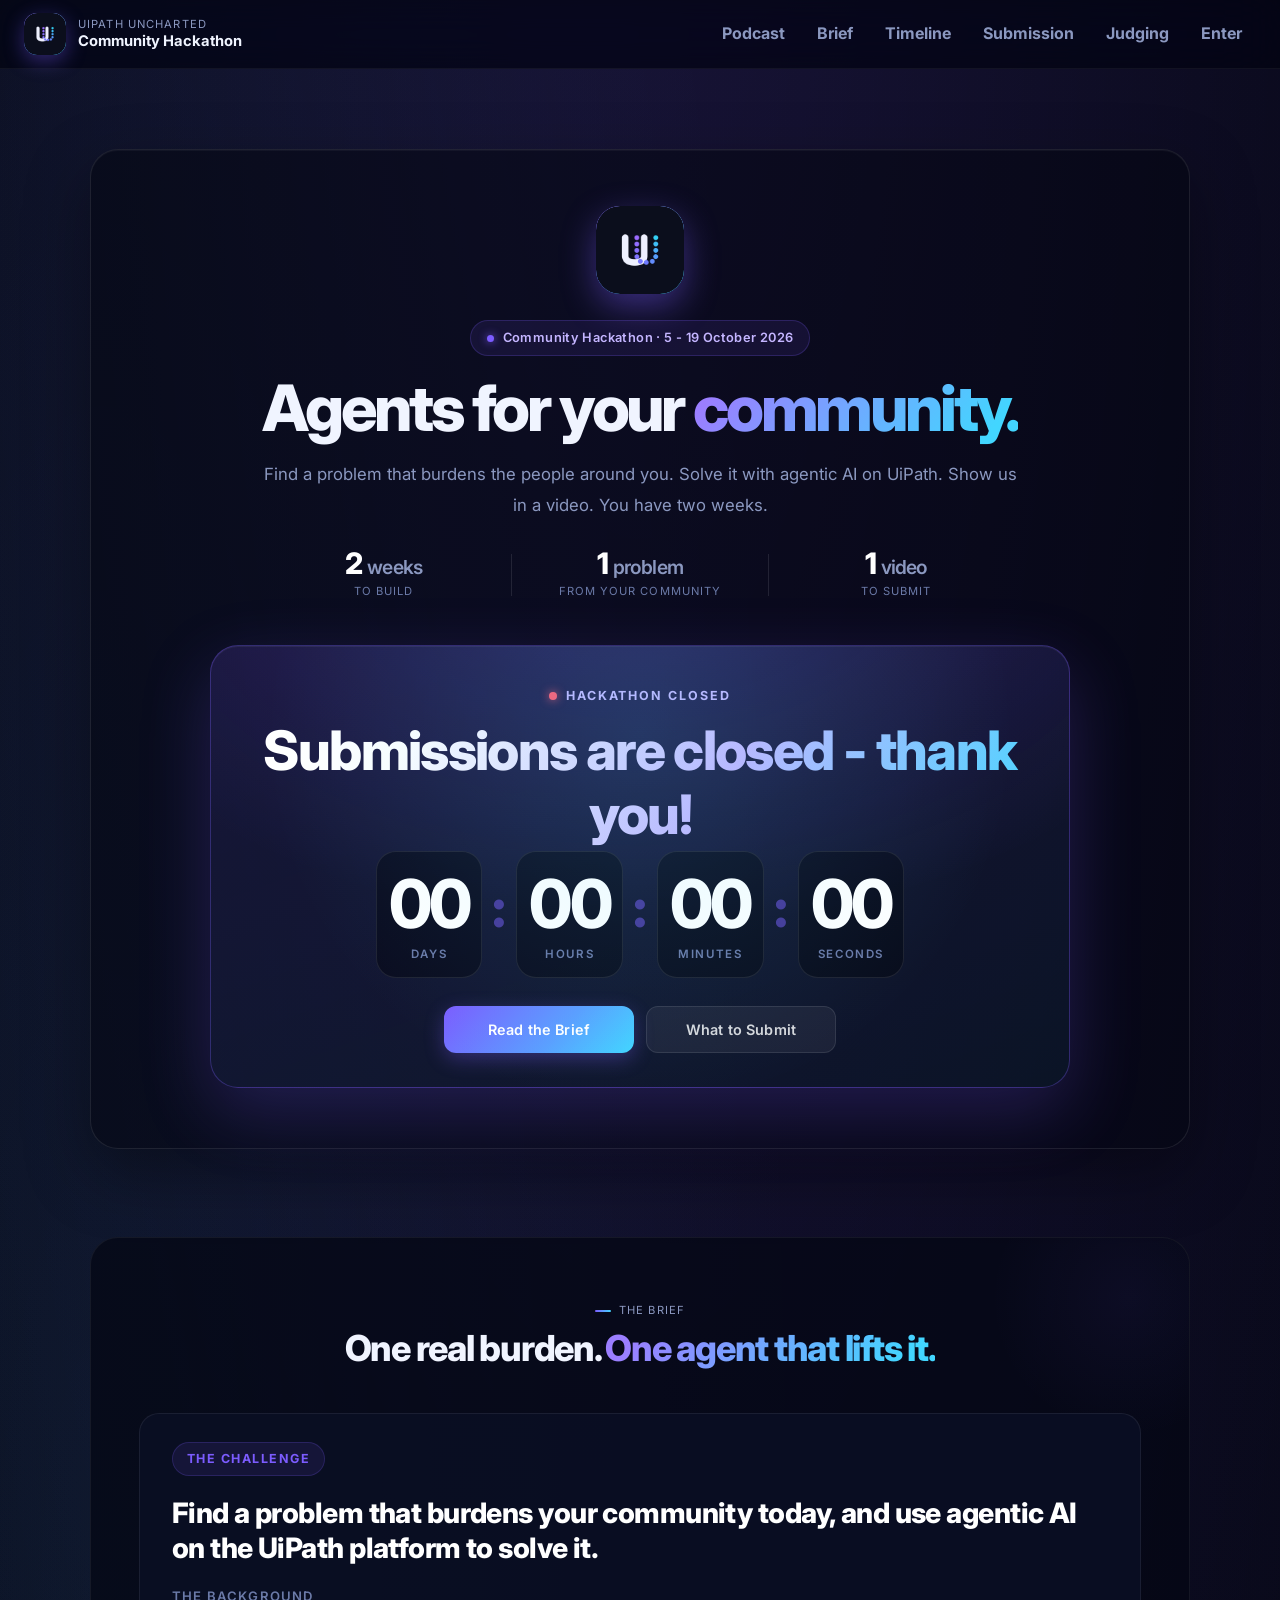
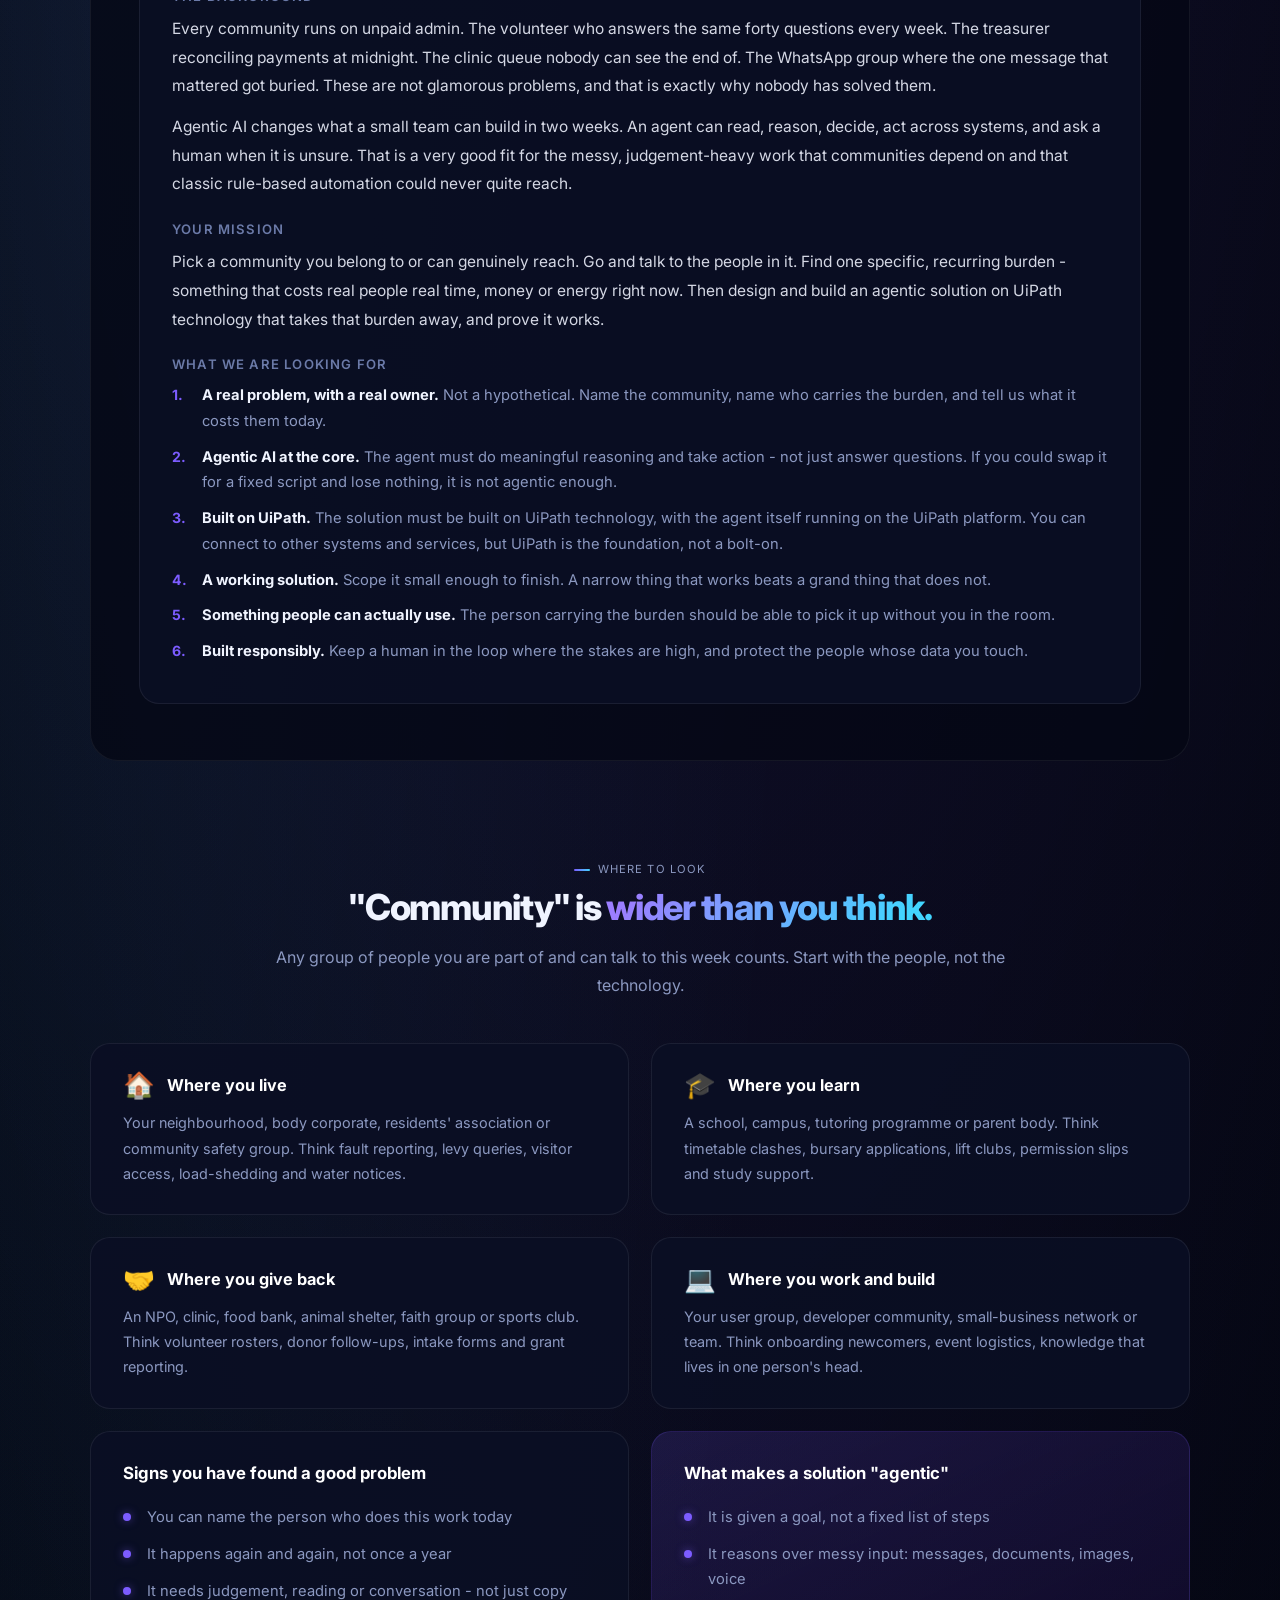
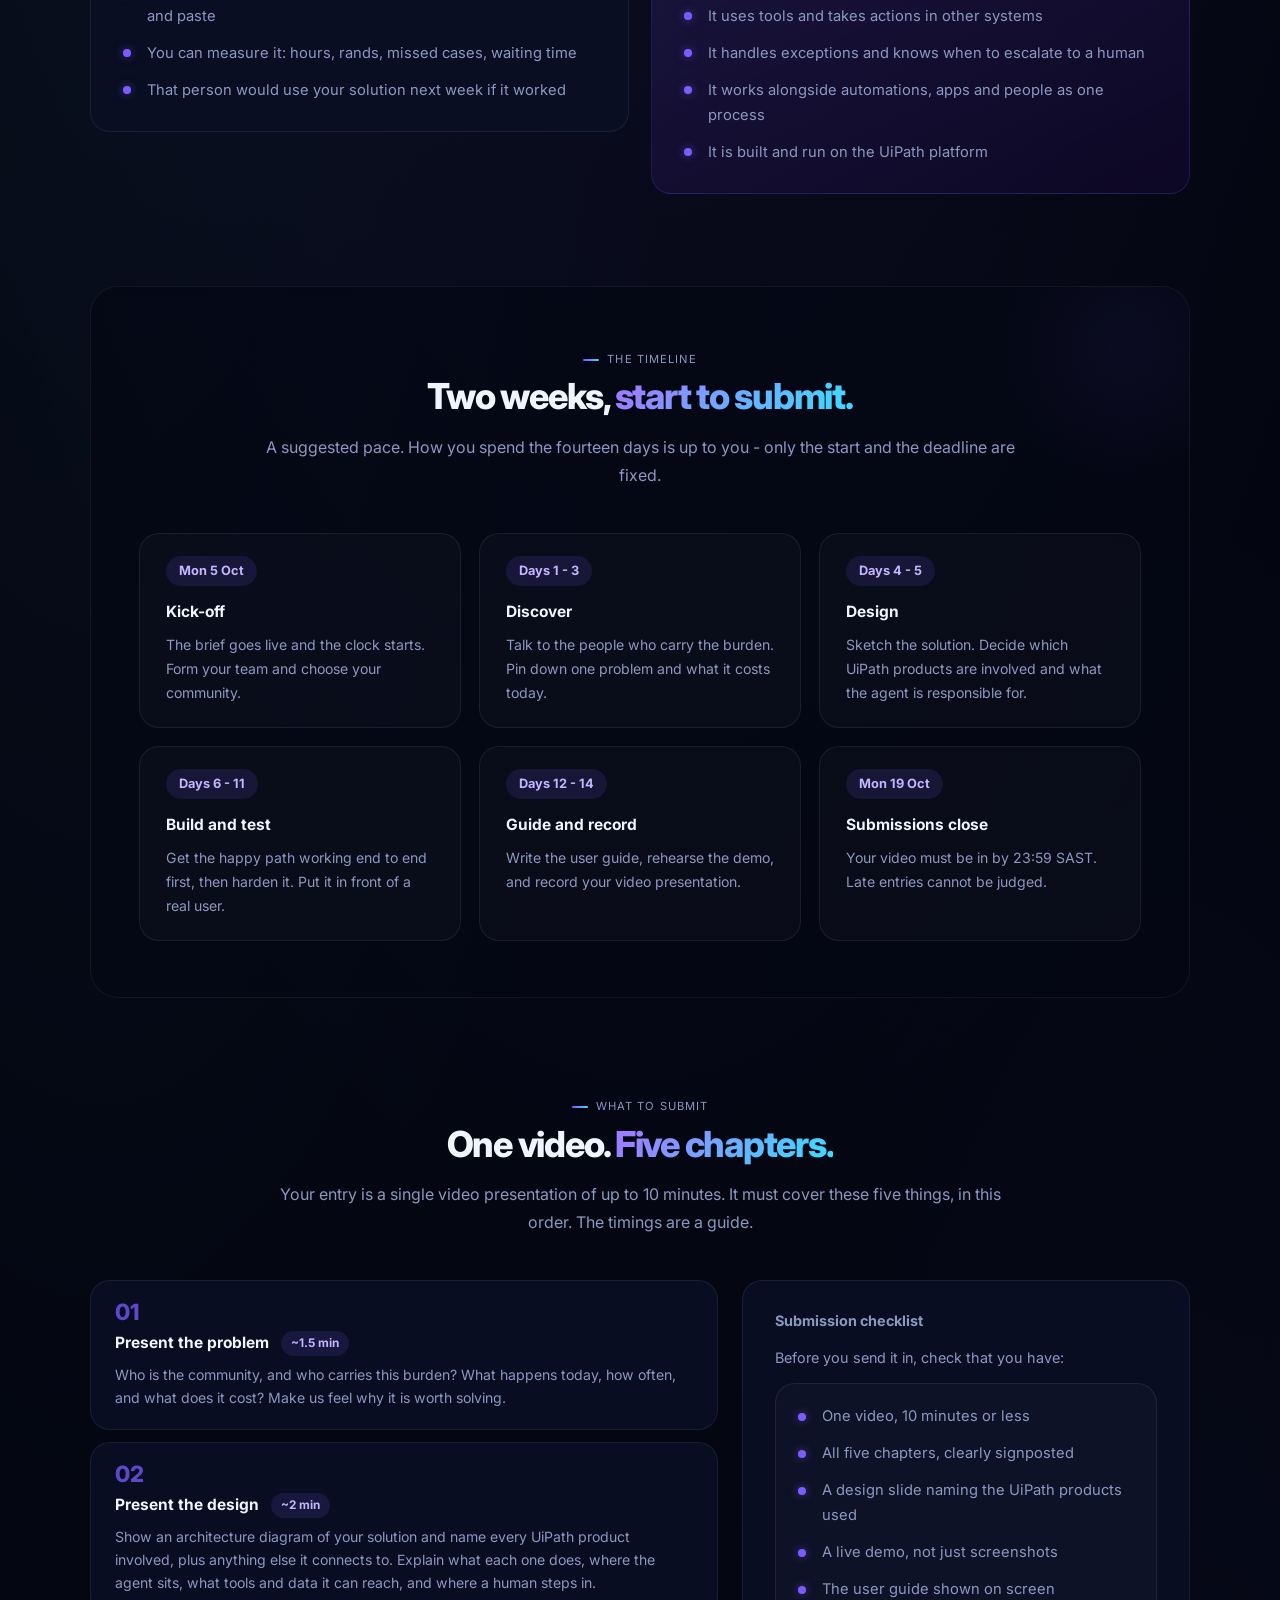
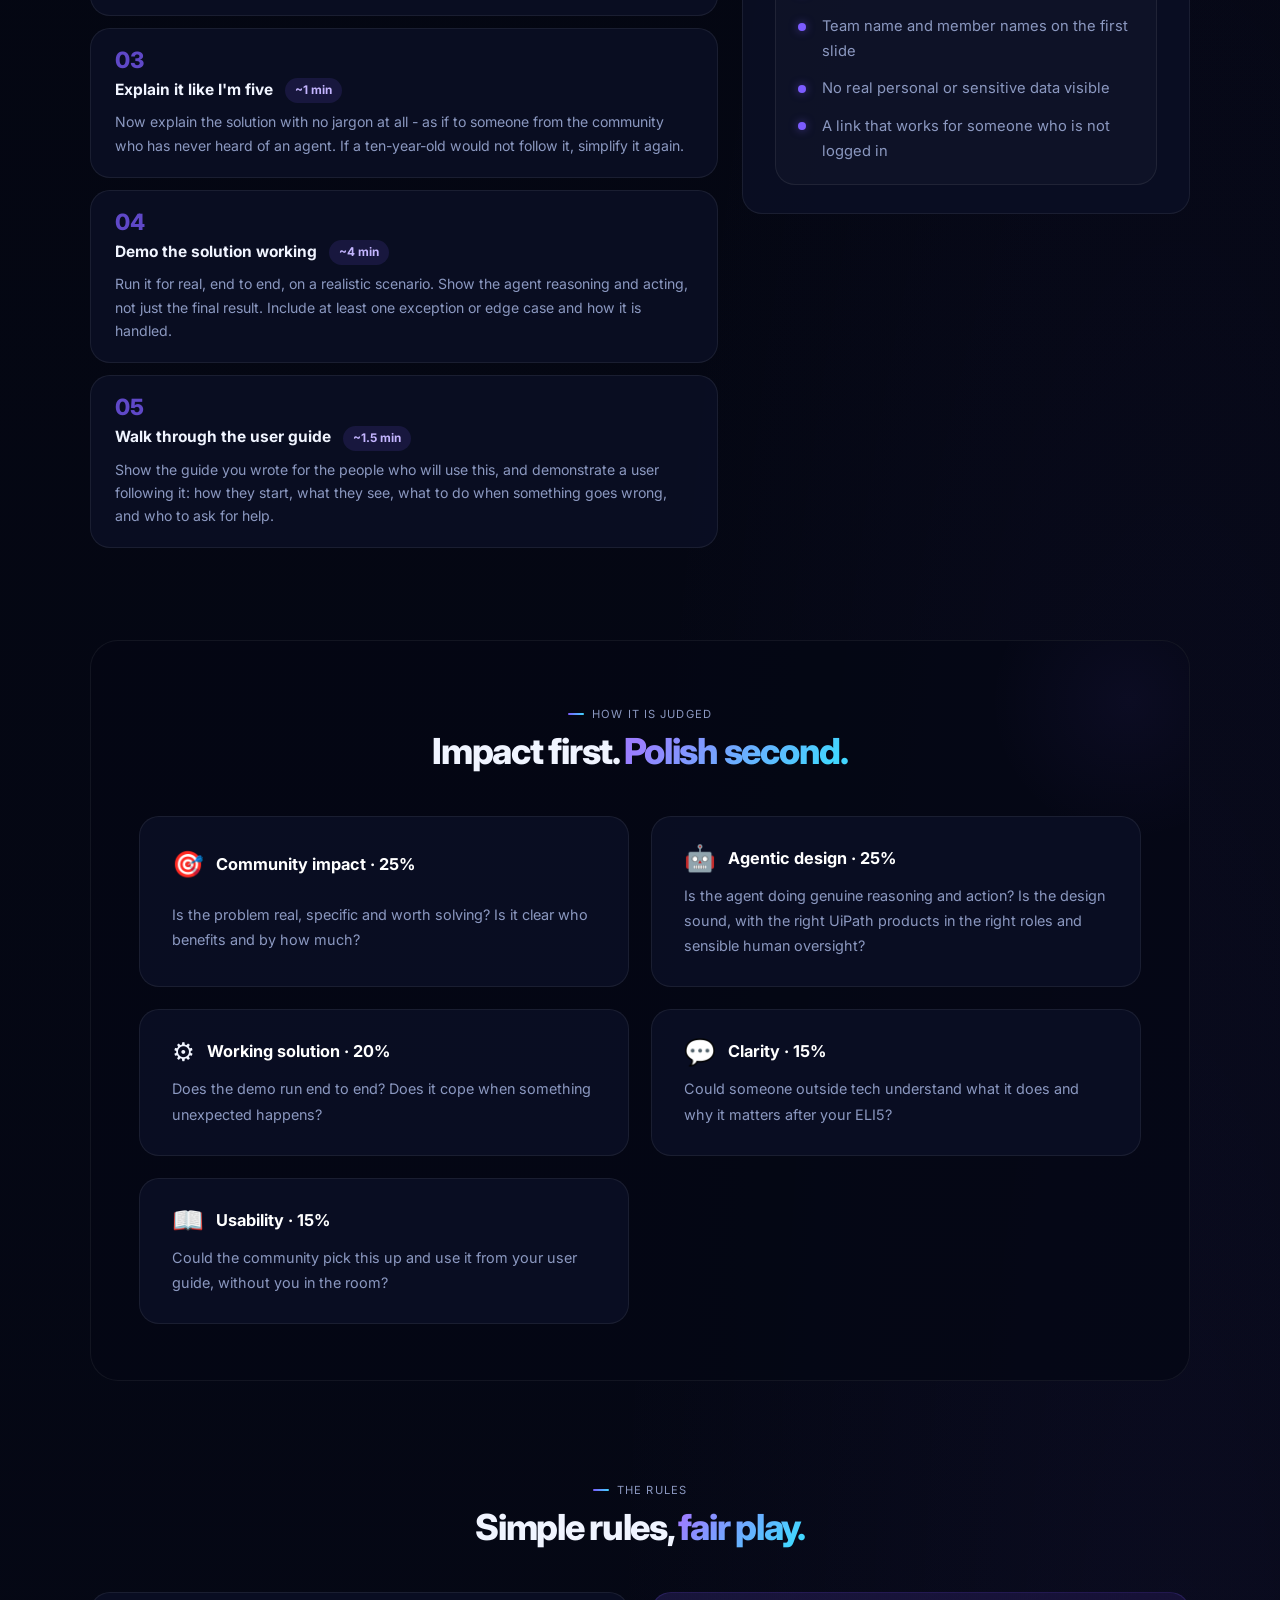
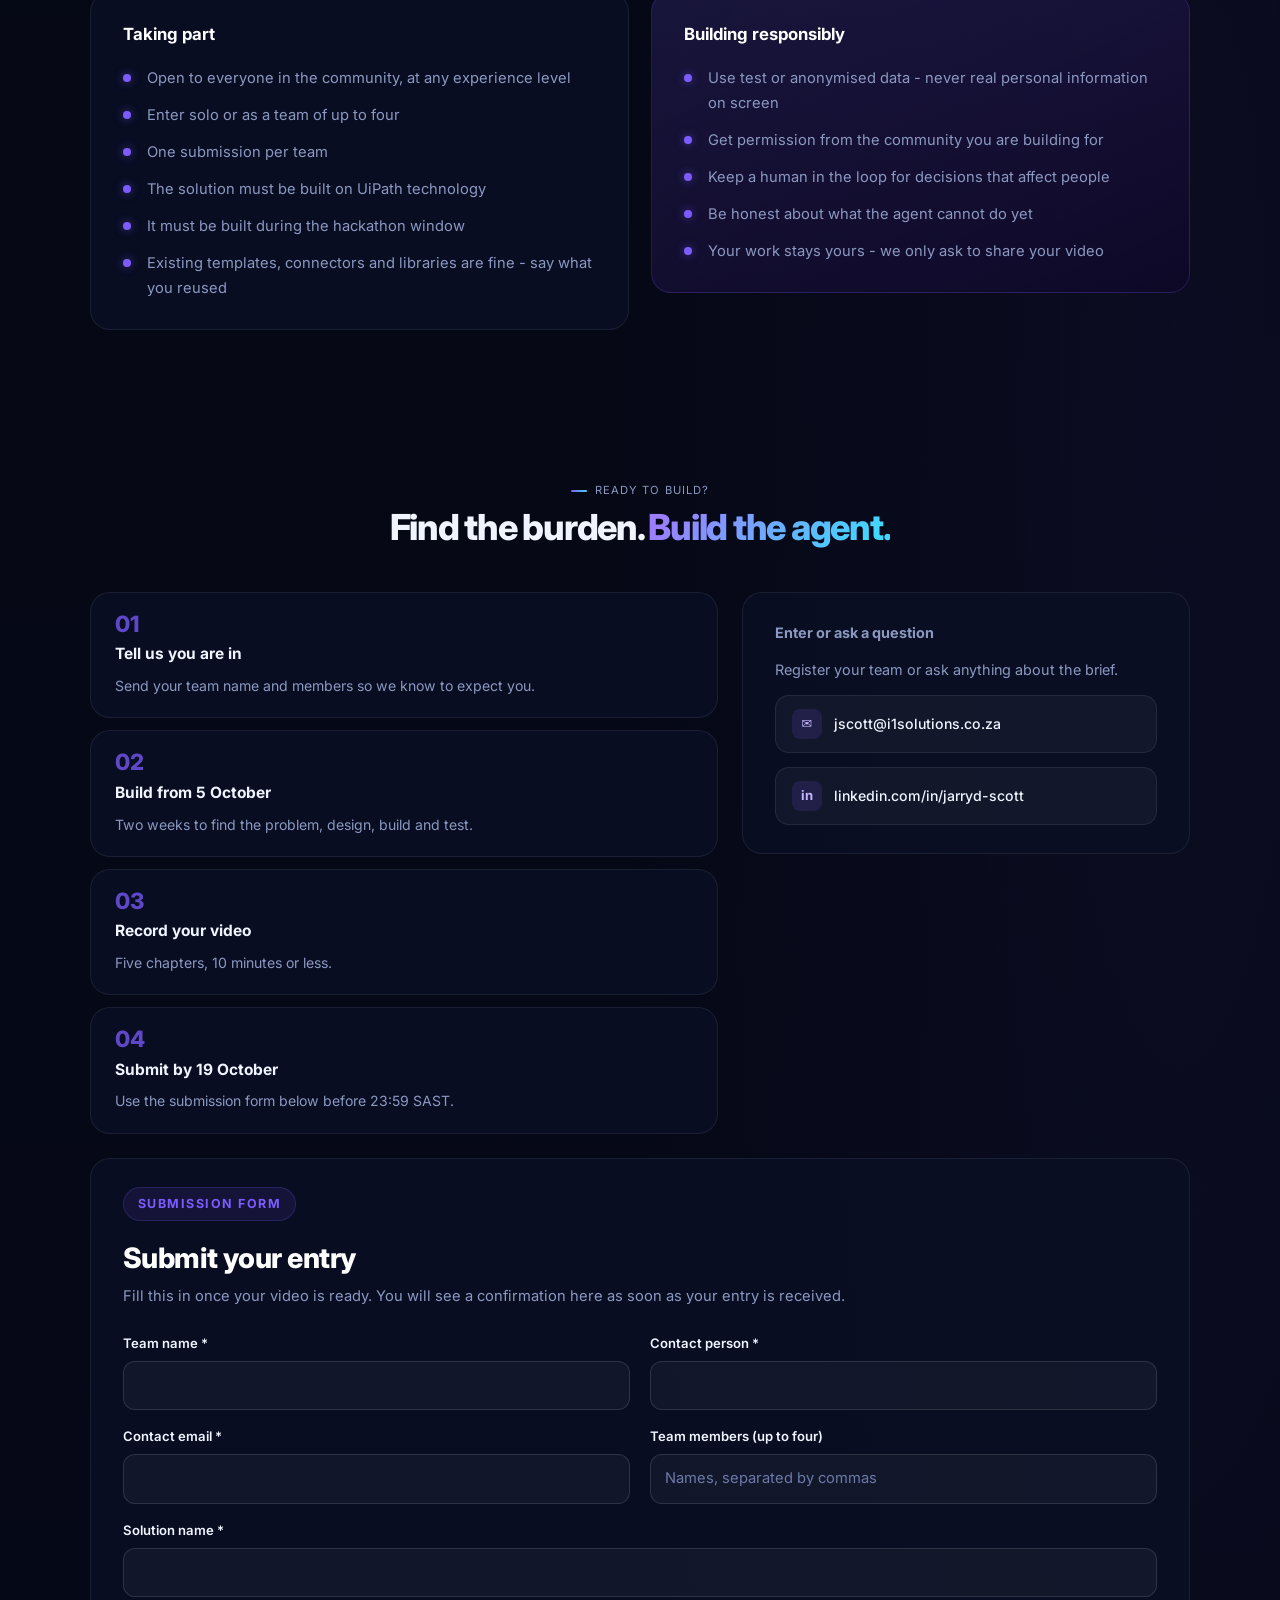
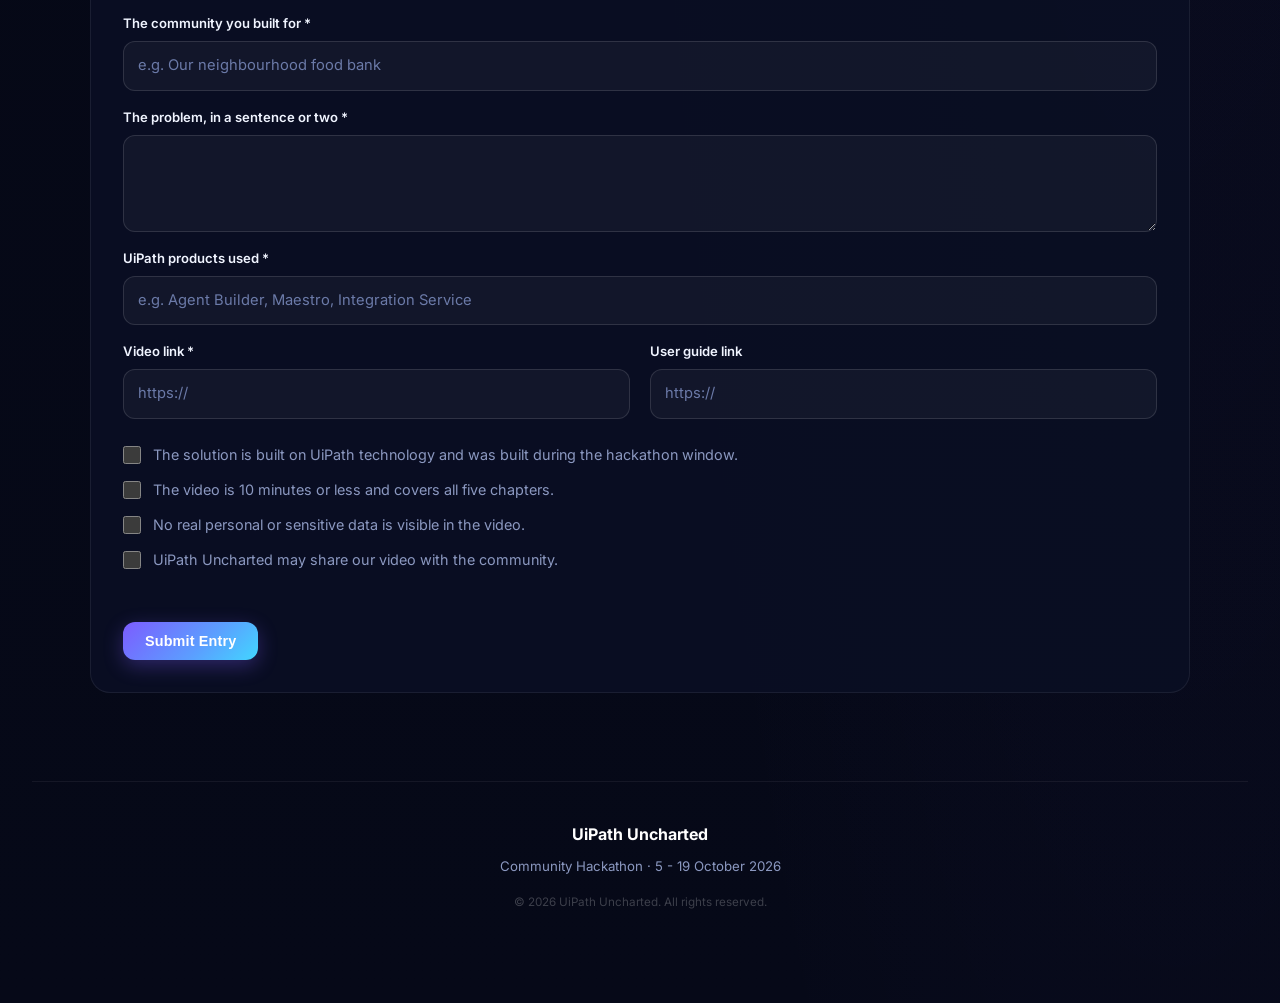
<file: hackathon.html>
<!DOCTYPE html>
<html lang="en">
<head>
  <meta charset="UTF-8" />
  <meta name="viewport" content="width=device-width, initial-scale=1.0" />
  <title>Community Hackathon - UiPath Uncharted</title>
  <meta name="description" content="UiPath Uncharted Community Hackathon: find a problem that burdens your community and solve it with agentic AI built on UiPath. 5 - 19 October 2026. Submit a video presentation." />
  <link rel="preconnect" href="https://fonts.googleapis.com" />
  <link rel="preconnect" href="https://fonts.gstatic.com" crossorigin />
  <link href="https://fonts.googleapis.com/css2?family=Inter:wght@400;500;600;700;800&display=swap" rel="stylesheet" />
  <link rel="stylesheet" href="styles.css?v=20261002e" />
  <link rel="icon" type="image/png" href="assets/uu-mark-navy.png" />
  <link rel="apple-touch-icon" href="assets/uu-mark-navy.png" />
</head>
<body class="page-hackathon">
  <header class="site-header" id="siteHeader">
    <div class="header-inner">
      <a class="brand" href="index.html">
        <div class="brand-mark"><img src="assets/uu-mark-navy.png" alt="UiPath Uncharted logo" /></div>
        <div>
          <p class="eyebrow">UiPath Uncharted</p>
          <p class="brand-title">Community Hackathon</p>
        </div>
      </a>
      <button class="nav-toggle" id="navToggle" aria-expanded="false" aria-controls="siteNav">
        <span></span><span></span><span></span>
      </button>
      <nav class="site-nav" id="siteNav">
        <a href="index.html">Podcast</a>
        <a href="#brief">Brief</a>
        <a href="#timeline">Timeline</a>
        <a href="#submission">Submission</a>
        <a href="#judging">Judging</a>
        <a href="#enter">Enter</a>
      </nav>
    </div>
  </header>

  <div class="page-shell">

    <main>
      <section class="hero" id="home">
        <div class="hero-copy" data-animate>
          <div class="hero-logo"><img src="assets/uu-mark-navy.png" alt="UiPath Uncharted logo" /></div>
          <div class="hero-badge">
            <span class="badge-dot"></span>
            Community Hackathon &middot; 5 - 19 October 2026
          </div>
          <h1>Agents for your <span class="text-gradient">community.</span></h1>
          <p class="hero-subtitle">Find a problem that burdens the people around you. Solve it with agentic AI on UiPath. Show us in a video. You have two weeks.</p>
          <div class="hero-meta">
            <div class="meta-item">
              <span class="meta-num">2<small>weeks</small></span>
              <span class="meta-label">To build</span>
            </div>
            <div class="meta-divider"></div>
            <div class="meta-item">
              <span class="meta-num">1<small>problem</small></span>
              <span class="meta-label">From your community</span>
            </div>
            <div class="meta-divider"></div>
            <div class="meta-item">
              <span class="meta-num">1<small>video</small></span>
              <span class="meta-label">To submit</span>
            </div>
          </div>

          <div class="episode-countdown" id="hackCountdownWrap"
               data-start="2026-10-05T09:00:00+02:00"
               data-end="2026-10-19T23:59:00+02:00">
            <p class="ec-eyebrow"><span class="ec-live-dot"></span> <span id="hackPhase">Kick-off in</span></p>
            <p class="ec-date" id="hackDate">5 October 2026</p>
            <p class="ec-time" id="hackTime">
              Kick-off 09:00 SAST
              <span class="ec-zoom">Submissions close 19 October, 23:59 SAST</span>
            </p>
            <div class="ec-timer" id="hackCountdown" role="timer" aria-label="Hackathon countdown">
              <div class="ec-unit"><span class="ec-num" data-cd="days">00</span><span class="ec-label">Days</span></div>
              <span class="ec-sep">:</span>
              <div class="ec-unit"><span class="ec-num" data-cd="hours">00</span><span class="ec-label">Hours</span></div>
              <span class="ec-sep">:</span>
              <div class="ec-unit"><span class="ec-num" data-cd="minutes">00</span><span class="ec-label">Minutes</span></div>
              <span class="ec-sep">:</span>
              <div class="ec-unit"><span class="ec-num" data-cd="seconds">00</span><span class="ec-label">Seconds</span></div>
            </div>
            <div class="ec-cta">
              <a class="button button-primary" href="#brief">Read the Brief</a>
              <a class="button button-secondary" href="#submission">What to Submit</a>
            </div>
          </div>
        </div>
      </section>

      <section class="section section-contrast" id="brief">
        <div class="section-intro" data-animate>
          <p class="eyebrow">The brief</p>
          <h2>One real burden. <span class="text-gradient">One agent that lifts it.</span></h2>
        </div>
        <div class="brief-panel" data-animate data-delay="100">
          <p class="brief-tag">The challenge</p>
          <p class="brief-statement">Find a problem that burdens your community today, and use agentic AI on the UiPath platform to solve it.</p>

          <p class="brief-title">The background</p>
          <p class="brief-copy">Every community runs on unpaid admin. The volunteer who answers the same forty questions every week. The treasurer reconciling payments at midnight. The clinic queue nobody can see the end of. The WhatsApp group where the one message that mattered got buried. These are not glamorous problems, and that is exactly why nobody has solved them.</p>
          <p class="brief-copy">Agentic AI changes what a small team can build in two weeks. An agent can read, reason, decide, act across systems, and ask a human when it is unsure. That is a very good fit for the messy, judgement-heavy work that communities depend on and that classic rule-based automation could never quite reach.</p>

          <p class="brief-title">Your mission</p>
          <p class="brief-copy">Pick a community you belong to or can genuinely reach. Go and talk to the people in it. Find one specific, recurring burden - something that costs real people real time, money or energy right now. Then design and build an agentic solution on UiPath technology that takes that burden away, and prove it works.</p>

          <p class="brief-title">What we are looking for</p>
          <ol>
            <li><strong>A real problem, with a real owner.</strong> Not a hypothetical. Name the community, name who carries the burden, and tell us what it costs them today.</li>
            <li><strong>Agentic AI at the core.</strong> The agent must do meaningful reasoning and take action - not just answer questions. If you could swap it for a fixed script and lose nothing, it is not agentic enough.</li>
            <li><strong>Built on UiPath.</strong> The solution must be built on UiPath technology, with the agent itself running on the UiPath platform. You can connect to other systems and services, but UiPath is the foundation, not a bolt-on.</li>
            <li><strong>A working solution.</strong> Scope it small enough to finish. A narrow thing that works beats a grand thing that does not.</li>
            <li><strong>Something people can actually use.</strong> The person carrying the burden should be able to pick it up without you in the room.</li>
            <li><strong>Built responsibly.</strong> Keep a human in the loop where the stakes are high, and protect the people whose data you touch.</li>
          </ol>
        </div>
      </section>

      <section class="section" id="community">
        <div class="section-intro" data-animate>
          <p class="eyebrow">Where to look</p>
          <h2>"Community" is <span class="text-gradient">wider than you think.</span></h2>
          <p class="section-lead">Any group of people you are part of and can talk to this week counts. Start with the people, not the technology.</p>
        </div>
        <div class="grid grid-3" data-animate data-delay="100">
          <article class="info-card">
            <span class="info-icon">&#127968;</span>
            <h3>Where you live</h3>
            <p>Your neighbourhood, body corporate, residents' association or community safety group. Think fault reporting, levy queries, visitor access, load-shedding and water notices.</p>
          </article>
          <article class="info-card">
            <span class="info-icon">&#127891;</span>
            <h3>Where you learn</h3>
            <p>A school, campus, tutoring programme or parent body. Think timetable clashes, bursary applications, lift clubs, permission slips and study support.</p>
          </article>
          <article class="info-card">
            <span class="info-icon">&#129309;</span>
            <h3>Where you give back</h3>
            <p>An NPO, clinic, food bank, animal shelter, faith group or sports club. Think volunteer rosters, donor follow-ups, intake forms and grant reporting.</p>
          </article>
          <article class="info-card">
            <span class="info-icon">&#128187;</span>
            <h3>Where you work and build</h3>
            <p>Your user group, developer community, small-business network or team. Think onboarding newcomers, event logistics, knowledge that lives in one person's head.</p>
          </article>
        </div>
        <div class="grid grid-2 split-cards hack-gap" data-animate data-delay="100">
          <div class="card-panel">
            <h3>Signs you have found a good problem</h3>
            <ul>
              <li>You can name the person who does this work today</li>
              <li>It happens again and again, not once a year</li>
              <li>It needs judgement, reading or conversation - not just copy and paste</li>
              <li>You can measure it: hours, rands, missed cases, waiting time</li>
              <li>That person would use your solution next week if it worked</li>
            </ul>
          </div>
          <div class="card-panel accent-panel">
            <h3>What makes a solution "agentic"</h3>
            <ul>
              <li>It is given a goal, not a fixed list of steps</li>
              <li>It reasons over messy input: messages, documents, images, voice</li>
              <li>It uses tools and takes actions in other systems</li>
              <li>It handles exceptions and knows when to escalate to a human</li>
              <li>It works alongside automations, apps and people as one process</li>
              <li>It is built and run on the UiPath platform</li>
            </ul>
          </div>
        </div>
      </section>

      <section class="section section-contrast" id="timeline">
        <div class="section-intro" data-animate>
          <p class="eyebrow">The timeline</p>
          <h2>Two weeks, <span class="text-gradient">start to submit.</span></h2>
          <p class="section-lead">A suggested pace. How you spend the fourteen days is up to you - only the start and the deadline are fixed.</p>
        </div>
        <div class="timeline" data-animate data-delay="100">
          <article class="timeline-item">
            <span>Mon 5 Oct</span>
            <h3>Kick-off</h3>
            <p>The brief goes live and the clock starts. Form your team and choose your community.</p>
          </article>
          <article class="timeline-item">
            <span>Days 1 - 3</span>
            <h3>Discover</h3>
            <p>Talk to the people who carry the burden. Pin down one problem and what it costs today.</p>
          </article>
          <article class="timeline-item">
            <span>Days 4 - 5</span>
            <h3>Design</h3>
            <p>Sketch the solution. Decide which UiPath products are involved and what the agent is responsible for.</p>
          </article>
          <article class="timeline-item">
            <span>Days 6 - 11</span>
            <h3>Build and test</h3>
            <p>Get the happy path working end to end first, then harden it. Put it in front of a real user.</p>
          </article>
          <article class="timeline-item">
            <span>Days 12 - 14</span>
            <h3>Guide and record</h3>
            <p>Write the user guide, rehearse the demo, and record your video presentation.</p>
          </article>
          <article class="timeline-item">
            <span>Mon 19 Oct</span>
            <h3>Submissions close</h3>
            <p>Your video must be in by 23:59 SAST. Late entries cannot be judged.</p>
          </article>
        </div>
      </section>

      <section class="section" id="submission">
        <div class="section-intro" data-animate>
          <p class="eyebrow">What to submit</p>
          <h2>One video. <span class="text-gradient">Five chapters.</span></h2>
          <p class="section-lead">Your entry is a single video presentation of up to 10 minutes. It must cover these five things, in this order. The timings are a guide.</p>
        </div>
        <div class="contact-grid" data-animate data-delay="100">
          <div class="steps-panel">
            <article>
              <span>01</span>
              <h3>Present the problem <em class="step-time">~1.5 min</em></h3>
              <p>Who is the community, and who carries this burden? What happens today, how often, and what does it cost? Make us feel why it is worth solving.</p>
            </article>
            <article>
              <span>02</span>
              <h3>Present the design <em class="step-time">~2 min</em></h3>
              <p>Show an architecture diagram of your solution and name every UiPath product involved, plus anything else it connects to. Explain what each one does, where the agent sits, what tools and data it can reach, and where a human steps in.</p>
            </article>
            <article>
              <span>03</span>
              <h3>Explain it like I'm five <em class="step-time">~1 min</em></h3>
              <p>Now explain the solution with no jargon at all - as if to someone from the community who has never heard of an agent. If a ten-year-old would not follow it, simplify it again.</p>
            </article>
            <article>
              <span>04</span>
              <h3>Demo the solution working <em class="step-time">~4 min</em></h3>
              <p>Run it for real, end to end, on a realistic scenario. Show the agent reasoning and acting, not just the final result. Include at least one exception or edge case and how it is handled.</p>
            </article>
            <article>
              <span>05</span>
              <h3>Walk through the user guide <em class="step-time">~1.5 min</em></h3>
              <p>Show the guide you wrote for the people who will use this, and demonstrate a user following it: how they start, what they see, what to do when something goes wrong, and who to ask for help.</p>
            </article>
          </div>
          <div class="contact-panel">
            <p class="contact-title">Submission checklist</p>
            <p>Before you send it in, check that you have:</p>
            <div class="card-panel hack-checklist">
              <ul>
                <li>One video, 10 minutes or less</li>
                <li>All five chapters, clearly signposted</li>
                <li>A design slide naming the UiPath products used</li>
                <li>A live demo, not just screenshots</li>
                <li>The user guide shown on screen</li>
                <li>Team name and member names on the first slide</li>
                <li>No real personal or sensitive data visible</li>
                <li>A link that works for someone who is not logged in</li>
              </ul>
            </div>
          </div>
        </div>
      </section>

      <section class="section section-contrast" id="judging">
        <div class="section-intro" data-animate>
          <p class="eyebrow">How it is judged</p>
          <h2>Impact first. <span class="text-gradient">Polish second.</span></h2>
        </div>
        <div class="grid grid-3" data-animate data-delay="100">
          <article class="info-card">
            <span class="info-icon">&#127919;</span>
            <h3>Community impact &middot; 25%</h3>
            <p>Is the problem real, specific and worth solving? Is it clear who benefits and by how much?</p>
          </article>
          <article class="info-card">
            <span class="info-icon">&#129302;</span>
            <h3>Agentic design &middot; 25%</h3>
            <p>Is the agent doing genuine reasoning and action? Is the design sound, with the right UiPath products in the right roles and sensible human oversight?</p>
          </article>
          <article class="info-card">
            <span class="info-icon">&#9881;&#65039;</span>
            <h3>Working solution &middot; 20%</h3>
            <p>Does the demo run end to end? Does it cope when something unexpected happens?</p>
          </article>
          <article class="info-card">
            <span class="info-icon">&#128172;</span>
            <h3>Clarity &middot; 15%</h3>
            <p>Could someone outside tech understand what it does and why it matters after your ELI5?</p>
          </article>
          <article class="info-card">
            <span class="info-icon">&#128214;</span>
            <h3>Usability &middot; 15%</h3>
            <p>Could the community pick this up and use it from your user guide, without you in the room?</p>
          </article>
        </div>
      </section>

      <section class="section" id="rules">
        <div class="section-intro" data-animate>
          <p class="eyebrow">The rules</p>
          <h2>Simple rules, <span class="text-gradient">fair play.</span></h2>
        </div>
        <div class="grid grid-2 split-cards" data-animate data-delay="100">
          <div class="card-panel">
            <h3>Taking part</h3>
            <ul>
              <li>Open to everyone in the community, at any experience level</li>
              <li>Enter solo or as a team of up to four</li>
              <li>One submission per team</li>
              <li>The solution must be built on UiPath technology</li>
              <li>It must be built during the hackathon window</li>
              <li>Existing templates, connectors and libraries are fine - say what you reused</li>
            </ul>
          </div>
          <div class="card-panel accent-panel">
            <h3>Building responsibly</h3>
            <ul>
              <li>Use test or anonymised data - never real personal information on screen</li>
              <li>Get permission from the community you are building for</li>
              <li>Keep a human in the loop for decisions that affect people</li>
              <li>Be honest about what the agent cannot do yet</li>
              <li>Your work stays yours - we only ask to share your video</li>
            </ul>
          </div>
        </div>
      </section>

      <section class="section section-cta" id="enter">
        <div class="section-intro" data-animate>
          <p class="eyebrow">Ready to build?</p>
          <h2>Find the burden. <span class="text-gradient">Build the agent.</span></h2>
        </div>
        <div class="contact-grid" data-animate data-delay="100">
          <div class="steps-panel">
            <article>
              <span>01</span>
              <h3>Tell us you are in</h3>
              <p>Send your team name and members so we know to expect you.</p>
            </article>
            <article>
              <span>02</span>
              <h3>Build from 5 October</h3>
              <p>Two weeks to find the problem, design, build and test.</p>
            </article>
            <article>
              <span>03</span>
              <h3>Record your video</h3>
              <p>Five chapters, 10 minutes or less.</p>
            </article>
            <article>
              <span>04</span>
              <h3>Submit by 19 October</h3>
              <p>Use the submission form below before 23:59 SAST.</p>
            </article>
          </div>
          <div class="contact-panel">
            <p class="contact-title">Enter or ask a question</p>
            <p>Register your team or ask anything about the brief.</p>
            <a class="contact-link" href="mailto:jscott@i1solutions.co.za?subject=UiPath%20Uncharted%20Community%20Hackathon">
              <em class="contact-link-icon">&#9993;</em>
              jscott@i1solutions.co.za
            </a>
            <a class="contact-link" href="https://www.linkedin.com/in/jarryd-scott-01498019b" target="_blank" rel="noreferrer">
              <em class="contact-link-icon">in</em>
              linkedin.com/in/jarryd-scott
            </a>
          </div>
        </div>

        <!-- data-endpoint: the Power Automate "When an HTTP request is received" URL that entries are
             posted to. If it is emptied the form falls back to a prefilled email. -->
        <form class="hack-form" id="submissionForm" data-endpoint="https://d80c19c96957ebfea55496aa7e1413.4d.environment.api.powerplatform.com:443/powerautomate/automations/direct/cu/03/workflows/291c098346cd4ce59260df864b2c9014/triggers/manual/paths/invoke?api-version=1&amp;sp=%2Ftriggers%2Fmanual%2Frun&amp;sv=1.0&amp;sig=IXBTnCxF3f6xzlfp12d6CGeiXetyGD2_42syCm-7hkU" data-to="jscott@i1solutions.co.za" data-animate novalidate>
          <p class="brief-tag">Submission form</p>
          <p class="brief-statement">Submit your entry</p>
          <input class="hack-hp" type="text" name="_gotcha" tabindex="-1" autocomplete="off" aria-hidden="true" />
          <p class="hack-form-note" id="submissionNote">Fill this in once your video is ready. You will see a confirmation here as soon as your entry is received.</p>

          <div class="hack-form-grid">
            <label class="hack-field">
              <span>Team name *</span>
              <input type="text" name="team" required maxlength="80" autocomplete="organization" />
            </label>
            <label class="hack-field">
              <span>Contact person *</span>
              <input type="text" name="contact" required maxlength="80" autocomplete="name" />
            </label>
            <label class="hack-field">
              <span>Contact email *</span>
              <input type="email" name="email" required maxlength="120" autocomplete="email" />
            </label>
            <label class="hack-field">
              <span>Team members (up to four)</span>
              <input type="text" name="members" maxlength="200" placeholder="Names, separated by commas" />
            </label>
            <label class="hack-field hack-field-wide">
              <span>Solution name *</span>
              <input type="text" name="solution" required maxlength="100" />
            </label>
            <label class="hack-field hack-field-wide">
              <span>The community you built for *</span>
              <input type="text" name="community" required maxlength="150" placeholder="e.g. Our neighbourhood food bank" />
            </label>
            <label class="hack-field hack-field-wide">
              <span>The problem, in a sentence or two *</span>
              <textarea name="problem" required maxlength="400" rows="3"></textarea>
            </label>
            <label class="hack-field hack-field-wide">
              <span>UiPath products used *</span>
              <input type="text" name="products" required maxlength="200" placeholder="e.g. Agent Builder, Maestro, Integration Service" />
            </label>
            <label class="hack-field">
              <span>Video link *</span>
              <input type="url" name="video" required maxlength="300" placeholder="https://" />
            </label>
            <label class="hack-field">
              <span>User guide link</span>
              <input type="url" name="guide" maxlength="300" placeholder="https://" />
            </label>
          </div>

          <div class="hack-checks">
            <label><input type="checkbox" name="c_built" required /> <span>The solution is built on UiPath technology and was built during the hackathon window.</span></label>
            <label><input type="checkbox" name="c_video" required /> <span>The video is 10 minutes or less and covers all five chapters.</span></label>
            <label><input type="checkbox" name="c_data" required /> <span>No real personal or sensitive data is visible in the video.</span></label>
            <label><input type="checkbox" name="c_share" required /> <span>UiPath Uncharted may share our video with the community.</span></label>
          </div>

          <p class="hack-form-status" id="submissionStatus" role="status" aria-live="polite"></p>
          <button class="button button-primary" type="submit">Submit Entry</button>
        </form>
      </section>
    </main>

    <footer class="site-footer">
      <div class="footer-inner">
        <p class="footer-brand">UiPath Uncharted</p>
        <p class="footer-meta">Community Hackathon &middot; 5 - 19 October 2026</p>
        <p class="footer-copy">&copy; <span class="js-current-year">2026</span> UiPath Uncharted. All rights reserved.</p>
      </div>
    </footer>
  </div>
  <div class="hack-modal" id="successModal" role="dialog" aria-modal="true" aria-labelledby="successTitle" hidden>
    <div class="hack-modal-confetti" id="successConfetti" aria-hidden="true"></div>
    <div class="hack-modal-card">
      <div class="hack-modal-check" aria-hidden="true">
        <svg viewBox="0 0 52 52"><circle cx="26" cy="26" r="24" /><path d="M15 27l7.5 7.5L37.5 19" /></svg>
      </div>
      <p class="hack-modal-eyebrow">Entry received</p>
      <h2 id="successTitle">You're <span class="text-gradient">in!</span></h2>
      <p class="hack-modal-copy"><strong id="successSolution"></strong> by <strong id="successTeam"></strong> has been submitted to the UiPath Uncharted Community Hackathon.</p>
      <p class="hack-modal-copy">A confirmation email with your details is on its way to <strong id="successEmail"></strong>.</p>
      <button class="button button-primary" type="button" id="successClose">Awesome</button>
    </div>
  </div>
  <script src="script.js"></script>
  <script src="hackathon.js?v=20261002e"></script>
</body>
</html>
</file>
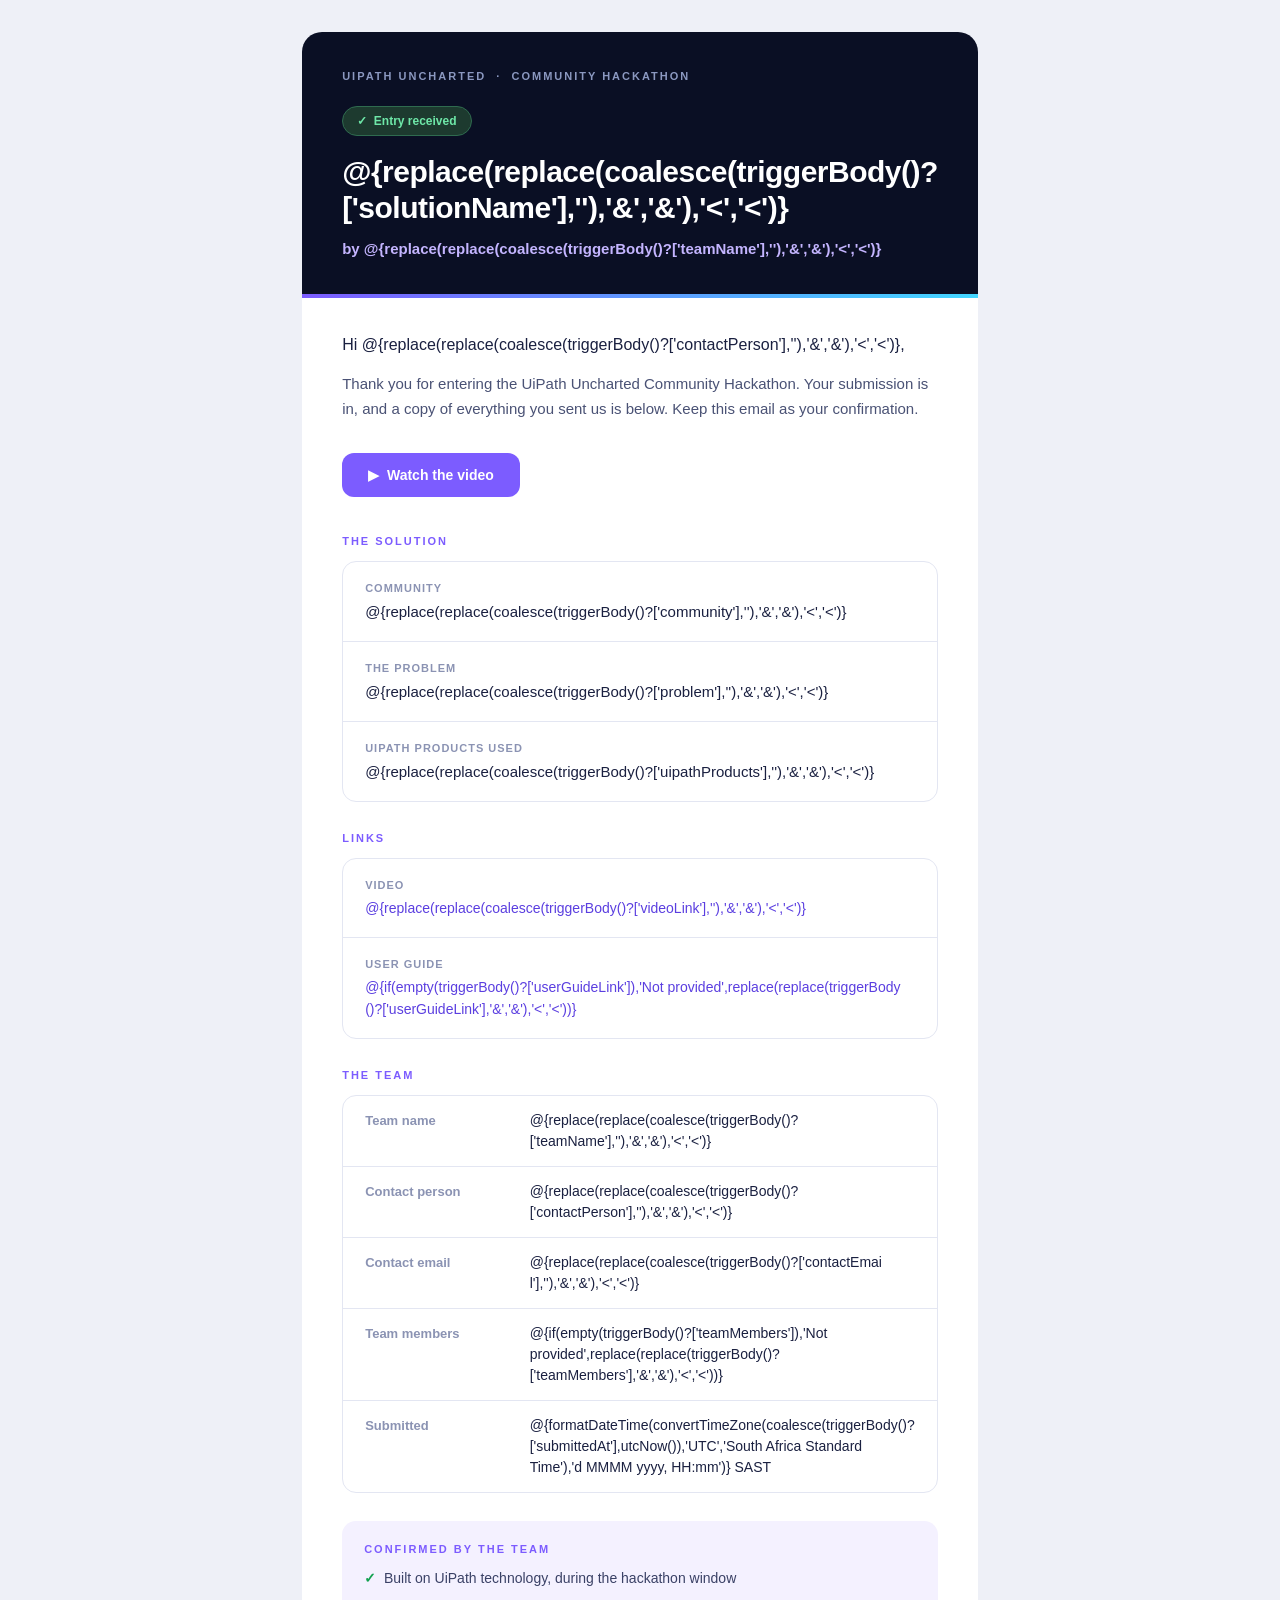
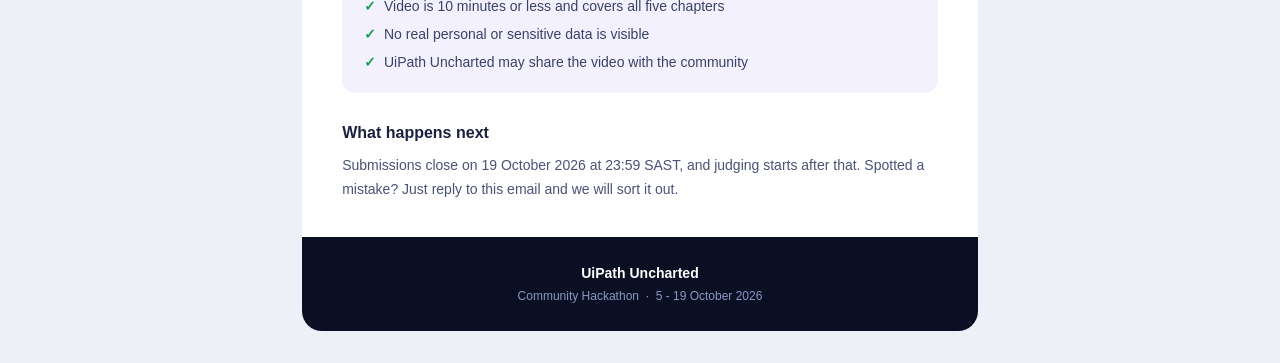
<file: power-automate/submission-email.html>
<!DOCTYPE html>
<html lang="en">
<head>
<meta charset="UTF-8">
<meta name="viewport" content="width=device-width, initial-scale=1.0">
<title>Entry received</title>
</head>
<body style="margin:0;padding:0;background-color:#eef0f7;">
<div style="display:none;max-height:0;overflow:hidden;opacity:0;color:#eef0f7;font-size:1px;line-height:1px;">Your hackathon entry is in. Here is a copy of everything you submitted.</div>
<table role="presentation" width="100%" cellpadding="0" cellspacing="0" border="0" bgcolor="#eef0f7" style="background-color:#eef0f7;">
<tr>
<td align="center" style="padding:32px 12px;">

  <table role="presentation" width="600" cellpadding="0" cellspacing="0" border="0" style="width:600px;max-width:600px;">

    <!-- Header -->
    <tr>
      <td bgcolor="#0a0f24" style="background-color:#0a0f24;border-radius:20px 20px 0 0;padding:36px 40px 34px;font-family:'Segoe UI',Arial,Helvetica,sans-serif;">
        <p style="margin:0 0 22px;font-size:11px;line-height:16px;letter-spacing:2px;text-transform:uppercase;color:#8b98c0;font-weight:600;">UiPath Uncharted &nbsp;&middot;&nbsp; Community Hackathon</p>
        <p style="margin:0 0 18px;">
          <span style="display:inline-block;background-color:#1d3a2f;border:1px solid #2f6b4f;border-radius:999px;padding:6px 14px;font-size:12px;line-height:16px;font-weight:700;color:#6ee7a8;">&#10003;&nbsp; Entry received</span>
        </p>
        <h1 style="margin:0 0 12px;font-size:30px;line-height:36px;font-weight:800;color:#ffffff;letter-spacing:-0.5px;">@{replace(replace(coalesce(triggerBody()?['solutionName'],''),'&','&amp;'),'<','&lt;')}</h1>
        <p style="margin:0;font-size:15px;line-height:22px;color:#c4b5ff;font-weight:600;">by @{replace(replace(coalesce(triggerBody()?['teamName'],''),'&','&amp;'),'<','&lt;')}</p>
      </td>
    </tr>

    <!-- Accent bar -->
    <tr>
      <td bgcolor="#7c5cff" height="4" style="background-color:#7c5cff;background-image:linear-gradient(90deg,#7c5cff,#42d6ff);height:4px;font-size:0;line-height:0;">&nbsp;</td>
    </tr>

    <!-- Intro -->
    <tr>
      <td bgcolor="#ffffff" style="background-color:#ffffff;padding:34px 40px 8px;font-family:'Segoe UI',Arial,Helvetica,sans-serif;">
        <p style="margin:0 0 14px;font-size:16px;line-height:25px;color:#1a2040;">Hi @{replace(replace(coalesce(triggerBody()?['contactPerson'],''),'&','&amp;'),'<','&lt;')},</p>
        <p style="margin:0;font-size:15px;line-height:25px;color:#4a5275;">Thank you for entering the UiPath Uncharted Community Hackathon. Your submission is in, and a copy of everything you sent us is below. Keep this email as your confirmation.</p>
      </td>
    </tr>

    <!-- Video button -->
    <tr>
      <td bgcolor="#ffffff" style="background-color:#ffffff;padding:24px 40px 8px;font-family:'Segoe UI',Arial,Helvetica,sans-serif;">
        <table role="presentation" cellpadding="0" cellspacing="0" border="0">
          <tr>
            <td bgcolor="#7c5cff" style="background-color:#7c5cff;border-radius:12px;">
              <a href="@{replace(replace(replace(coalesce(triggerBody()?['videoLink'],''),'&','&amp;'),'<','&lt;'),decodeUriComponent('%22'),'&quot;')}" target="_blank" style="display:inline-block;padding:13px 26px;font-family:'Segoe UI',Arial,Helvetica,sans-serif;font-size:14px;line-height:18px;font-weight:700;color:#ffffff;text-decoration:none;">&#9654;&nbsp; Watch the video</a>
            </td>
          </tr>
        </table>
      </td>
    </tr>

    <!-- Section: the solution -->
    <tr>
      <td bgcolor="#ffffff" style="background-color:#ffffff;padding:28px 40px 0;font-family:'Segoe UI',Arial,Helvetica,sans-serif;">
        <p style="margin:0 0 12px;font-size:11px;line-height:16px;letter-spacing:2px;text-transform:uppercase;color:#7c5cff;font-weight:700;">The solution</p>
        <table role="presentation" width="100%" cellpadding="0" cellspacing="0" border="0" style="border:1px solid #e3e6f2;border-radius:14px;">
          <tr>
            <td style="padding:18px 22px;border-bottom:1px solid #e3e6f2;font-family:'Segoe UI',Arial,Helvetica,sans-serif;">
              <p style="margin:0 0 4px;font-size:11px;line-height:16px;letter-spacing:1px;text-transform:uppercase;color:#8b93b3;font-weight:600;">Community</p>
              <p style="margin:0;font-size:15px;line-height:23px;color:#1a2040;">@{replace(replace(coalesce(triggerBody()?['community'],''),'&','&amp;'),'<','&lt;')}</p>
            </td>
          </tr>
          <tr>
            <td style="padding:18px 22px;border-bottom:1px solid #e3e6f2;font-family:'Segoe UI',Arial,Helvetica,sans-serif;">
              <p style="margin:0 0 4px;font-size:11px;line-height:16px;letter-spacing:1px;text-transform:uppercase;color:#8b93b3;font-weight:600;">The problem</p>
              <p style="margin:0;font-size:15px;line-height:23px;color:#1a2040;">@{replace(replace(coalesce(triggerBody()?['problem'],''),'&','&amp;'),'<','&lt;')}</p>
            </td>
          </tr>
          <tr>
            <td style="padding:18px 22px;font-family:'Segoe UI',Arial,Helvetica,sans-serif;">
              <p style="margin:0 0 4px;font-size:11px;line-height:16px;letter-spacing:1px;text-transform:uppercase;color:#8b93b3;font-weight:600;">UiPath products used</p>
              <p style="margin:0;font-size:15px;line-height:23px;color:#1a2040;">@{replace(replace(coalesce(triggerBody()?['uipathProducts'],''),'&','&amp;'),'<','&lt;')}</p>
            </td>
          </tr>
        </table>
      </td>
    </tr>

    <!-- Section: links -->
    <tr>
      <td bgcolor="#ffffff" style="background-color:#ffffff;padding:28px 40px 0;font-family:'Segoe UI',Arial,Helvetica,sans-serif;">
        <p style="margin:0 0 12px;font-size:11px;line-height:16px;letter-spacing:2px;text-transform:uppercase;color:#7c5cff;font-weight:700;">Links</p>
        <table role="presentation" width="100%" cellpadding="0" cellspacing="0" border="0" style="border:1px solid #e3e6f2;border-radius:14px;">
          <tr>
            <td style="padding:18px 22px;border-bottom:1px solid #e3e6f2;font-family:'Segoe UI',Arial,Helvetica,sans-serif;">
              <p style="margin:0 0 4px;font-size:11px;line-height:16px;letter-spacing:1px;text-transform:uppercase;color:#8b93b3;font-weight:600;">Video</p>
              <p style="margin:0;font-size:14px;line-height:22px;color:#5b3fe0;word-break:break-all;">@{replace(replace(coalesce(triggerBody()?['videoLink'],''),'&','&amp;'),'<','&lt;')}</p>
            </td>
          </tr>
          <tr>
            <td style="padding:18px 22px;font-family:'Segoe UI',Arial,Helvetica,sans-serif;">
              <p style="margin:0 0 4px;font-size:11px;line-height:16px;letter-spacing:1px;text-transform:uppercase;color:#8b93b3;font-weight:600;">User guide</p>
              <p style="margin:0;font-size:14px;line-height:22px;color:#5b3fe0;word-break:break-all;">@{if(empty(triggerBody()?['userGuideLink']),'Not provided',replace(replace(triggerBody()?['userGuideLink'],'&','&amp;'),'<','&lt;'))}</p>
            </td>
          </tr>
        </table>
      </td>
    </tr>

    <!-- Section: the team -->
    <tr>
      <td bgcolor="#ffffff" style="background-color:#ffffff;padding:28px 40px 0;font-family:'Segoe UI',Arial,Helvetica,sans-serif;">
        <p style="margin:0 0 12px;font-size:11px;line-height:16px;letter-spacing:2px;text-transform:uppercase;color:#7c5cff;font-weight:700;">The team</p>
        <table role="presentation" width="100%" cellpadding="0" cellspacing="0" border="0" style="border:1px solid #e3e6f2;border-radius:14px;">
          <tr>
            <td width="34%" valign="top" style="padding:14px 22px;border-bottom:1px solid #e3e6f2;font-family:'Segoe UI',Arial,Helvetica,sans-serif;font-size:13px;line-height:21px;color:#8b93b3;font-weight:600;">Team name</td>
            <td valign="top" style="padding:14px 22px 14px 0;border-bottom:1px solid #e3e6f2;font-family:'Segoe UI',Arial,Helvetica,sans-serif;font-size:14px;line-height:21px;color:#1a2040;">@{replace(replace(coalesce(triggerBody()?['teamName'],''),'&','&amp;'),'<','&lt;')}</td>
          </tr>
          <tr>
            <td width="34%" valign="top" style="padding:14px 22px;border-bottom:1px solid #e3e6f2;font-family:'Segoe UI',Arial,Helvetica,sans-serif;font-size:13px;line-height:21px;color:#8b93b3;font-weight:600;">Contact person</td>
            <td valign="top" style="padding:14px 22px 14px 0;border-bottom:1px solid #e3e6f2;font-family:'Segoe UI',Arial,Helvetica,sans-serif;font-size:14px;line-height:21px;color:#1a2040;">@{replace(replace(coalesce(triggerBody()?['contactPerson'],''),'&','&amp;'),'<','&lt;')}</td>
          </tr>
          <tr>
            <td width="34%" valign="top" style="padding:14px 22px;border-bottom:1px solid #e3e6f2;font-family:'Segoe UI',Arial,Helvetica,sans-serif;font-size:13px;line-height:21px;color:#8b93b3;font-weight:600;">Contact email</td>
            <td valign="top" style="padding:14px 22px 14px 0;border-bottom:1px solid #e3e6f2;font-family:'Segoe UI',Arial,Helvetica,sans-serif;font-size:14px;line-height:21px;color:#1a2040;word-break:break-all;">@{replace(replace(coalesce(triggerBody()?['contactEmail'],''),'&','&amp;'),'<','&lt;')}</td>
          </tr>
          <tr>
            <td width="34%" valign="top" style="padding:14px 22px;border-bottom:1px solid #e3e6f2;font-family:'Segoe UI',Arial,Helvetica,sans-serif;font-size:13px;line-height:21px;color:#8b93b3;font-weight:600;">Team members</td>
            <td valign="top" style="padding:14px 22px 14px 0;border-bottom:1px solid #e3e6f2;font-family:'Segoe UI',Arial,Helvetica,sans-serif;font-size:14px;line-height:21px;color:#1a2040;">@{if(empty(triggerBody()?['teamMembers']),'Not provided',replace(replace(triggerBody()?['teamMembers'],'&','&amp;'),'<','&lt;'))}</td>
          </tr>
          <tr>
            <td width="34%" valign="top" style="padding:14px 22px;font-family:'Segoe UI',Arial,Helvetica,sans-serif;font-size:13px;line-height:21px;color:#8b93b3;font-weight:600;">Submitted</td>
            <td valign="top" style="padding:14px 22px 14px 0;font-family:'Segoe UI',Arial,Helvetica,sans-serif;font-size:14px;line-height:21px;color:#1a2040;">@{formatDateTime(convertTimeZone(coalesce(triggerBody()?['submittedAt'],utcNow()),'UTC','South Africa Standard Time'),'d MMMM yyyy, HH:mm')} SAST</td>
          </tr>
        </table>
      </td>
    </tr>

    <!-- Section: confirmations -->
    <tr>
      <td bgcolor="#ffffff" style="background-color:#ffffff;padding:28px 40px 0;font-family:'Segoe UI',Arial,Helvetica,sans-serif;">
        <table role="presentation" width="100%" cellpadding="0" cellspacing="0" border="0" bgcolor="#f4f1ff" style="background-color:#f4f1ff;border-radius:14px;">
          <tr>
            <td style="padding:20px 22px;font-family:'Segoe UI',Arial,Helvetica,sans-serif;">
              <p style="margin:0 0 10px;font-size:11px;line-height:16px;letter-spacing:2px;text-transform:uppercase;color:#7c5cff;font-weight:700;">Confirmed by the team</p>
              <p style="margin:0 0 6px;font-size:14px;line-height:22px;color:#3a4166;"><span style="color:#12a150;font-weight:700;">&#10003;</span>&nbsp; Built on UiPath technology, during the hackathon window</p>
              <p style="margin:0 0 6px;font-size:14px;line-height:22px;color:#3a4166;"><span style="color:#12a150;font-weight:700;">&#10003;</span>&nbsp; Video is 10 minutes or less and covers all five chapters</p>
              <p style="margin:0 0 6px;font-size:14px;line-height:22px;color:#3a4166;"><span style="color:#12a150;font-weight:700;">&#10003;</span>&nbsp; No real personal or sensitive data is visible</p>
              <p style="margin:0;font-size:14px;line-height:22px;color:#3a4166;"><span style="color:#12a150;font-weight:700;">&#10003;</span>&nbsp; UiPath Uncharted may share the video with the community</p>
            </td>
          </tr>
        </table>
      </td>
    </tr>

    <!-- What happens next -->
    <tr>
      <td bgcolor="#ffffff" style="background-color:#ffffff;padding:28px 40px 36px;font-family:'Segoe UI',Arial,Helvetica,sans-serif;">
        <p style="margin:0 0 8px;font-size:16px;line-height:24px;font-weight:700;color:#1a2040;">What happens next</p>
        <p style="margin:0;font-size:14px;line-height:24px;color:#4a5275;">Submissions close on 19 October 2026 at 23:59 SAST, and judging starts after that. Spotted a mistake? Just reply to this email and we will sort it out.</p>
      </td>
    </tr>

    <!-- Footer -->
    <tr>
      <td bgcolor="#0a0f24" align="center" style="background-color:#0a0f24;border-radius:0 0 20px 20px;padding:26px 40px;font-family:'Segoe UI',Arial,Helvetica,sans-serif;">
        <p style="margin:0 0 4px;font-size:14px;line-height:20px;font-weight:700;color:#ffffff;">UiPath Uncharted</p>
        <p style="margin:0;font-size:12px;line-height:18px;color:#8b98c0;">Community Hackathon &nbsp;&middot;&nbsp; 5 - 19 October 2026</p>
      </td>
    </tr>

  </table>

</td>
</tr>
</table>
</body>
</html>
</file>
<file: styles.css>
:root {
  color-scheme: dark;
  --bg: #060816;
  --panel: rgba(10, 15, 36, 0.9);
  --text: #f0f4ff;
  --muted: #8b98c0;
  --muted2: #6b7aa8;
  --accent: #7c5cff;
  --accent2: #42d6ff;
  --accent-soft: rgba(124, 92, 255, 0.14);
  --border: rgba(255, 255, 255, 0.07);
  --shadow: 0 24px 64px rgba(0, 0, 0, 0.35);
  --shadow-accent: 0 16px 48px rgba(124, 92, 255, 0.22);
  --radius-sm: 14px;
  --radius-md: 20px;
  --radius-lg: 28px;
  --ease: cubic-bezier(0.4, 0, 0.2, 1);
  --t: 220ms;
}

* {
  box-sizing: border-box;
}

html {
  scroll-behavior: smooth;
}

body {
  margin: 0;
  min-height: 100vh;
  font-family: 'Inter', system-ui, sans-serif;
  background:
    radial-gradient(ellipse 90% 55% at 50% -5%, rgba(124, 92, 255, 0.18), transparent),
    radial-gradient(ellipse 55% 35% at 8% 18%, rgba(66, 214, 255, 0.07), transparent),
    radial-gradient(ellipse 45% 35% at 92% 75%, rgba(124, 92, 255, 0.05), transparent),
    linear-gradient(180deg, #02040c 0%, #060918 100%);
  color: var(--text);
  overflow-x: hidden;
  line-height: 1.6;
}

img {
  max-width: 100%;
  display: block;
}

.page-shell {
  /* Use full viewport width so content stretches edge-to-edge
     while keeping internal horizontal padding for readability */
  max-width: 100%;
  width: 100%;
  margin: 0;
  padding: 0 32px 72px;
}

.site-header {
  position: sticky;
  top: 0;
  z-index: 100;
  width: 100%;
  background: rgba(3, 5, 16, 0.75);
  border-bottom: 1px solid rgba(255, 255, 255, 0.05);
  backdrop-filter: blur(28px) saturate(180%);
  -webkit-backdrop-filter: blur(28px) saturate(180%);
  transition: background var(--t) var(--ease), border-color var(--t) var(--ease), box-shadow var(--t) var(--ease);
}

.site-header.scrolled {
  background: rgba(3, 5, 16, 0.96);
  border-color: rgba(255, 255, 255, 0.08);
  box-shadow: 0 2px 40px rgba(0, 0, 0, 0.5);
}

.header-inner {
  /* Stretch header contents full width while preserving inner padding */
  max-width: none;
  width: 100%;
  margin: 0;
  padding: 0 24px;
  display: flex;
  align-items: center;
  justify-content: space-between;
  gap: 16px;
  height: 68px;
}

.brand {
  display: flex;
  align-items: center;
  gap: 12px;
  text-decoration: none;
  flex-shrink: 0;
}

.brand-mark {
  width: 42px;
  height: 42px;
  border-radius: 13px;
  display: grid;
  place-items: center;
  font-weight: 800;
  font-size: 0.88rem;
  color: #fff;
  background: linear-gradient(135deg, #7c5cff 0%, #42d6ff 100%);
  box-shadow: 0 6px 20px rgba(124, 92, 255, 0.38), inset 0 1px 0 rgba(255,255,255,0.15);
  flex-shrink: 0;
  overflow: hidden;
}

.brand-mark img {
  width: 100%;
  height: 100%;
  object-fit: cover;
  border-radius: inherit;
  display: block;
}

.brand-title,
.eyebrow {
  margin: 0;
}

.brand-title {
  font-size: 0.92rem;
  font-weight: 700;
  line-height: 1.2;
  color: var(--text);
}

.eyebrow {
  color: var(--muted);
  font-size: 0.7rem;
  letter-spacing: 0.1em;
  text-transform: uppercase;
  line-height: 1.4;
}

.site-nav {
  display: flex;
  align-items: center;
  gap: 2px;
}

.site-nav a {
  color: var(--muted);
  text-decoration: none;
  font-weight: 500;
  font-size: 0.98rem;
  padding: 7px 20px;
  border-radius: 10px;
  cursor: pointer;
  transition: color var(--t) var(--ease), background var(--t) var(--ease);
  white-space: nowrap;
}

.site-nav a:hover,
.site-nav a:focus-visible,
.site-nav a.active {
  color: #fff;
  background: rgba(255, 255, 255, 0.07);
}

.site-nav a.active {
  color: #c4b5ff;
  background: rgba(124, 92, 255, 0.12);
  text-decoration: none;
  font-weight: 500;
  transition: color var(--t) var(--ease);
}

/* Cross-link to the blog — lime, matching "Podcast" on the blog's nav */
.site-nav a.nav-cross {
  color: #a3e635;
}

.site-nav a.nav-cross:hover,
.site-nav a.nav-cross:focus-visible {
  color: #bef264;
  background: rgba(163, 230, 53, 0.12);
}

/* Desktop: keep the nav in the top-right and slightly more compact. */
@media (min-width: 721px) {
  .site-nav {
    gap: 4px;
  }

  .site-nav a {
    padding: 6px 14px;
    font-size: 1rem;
    font-weight: 700;
  }
}

.nav-toggle {
  display: none;
  border: 1px solid rgba(255, 255, 255, 0.1);
  background: rgba(255, 255, 255, 0.05);
  border-radius: 10px;
  width: 40px;
  height: 36px;
  flex-direction: column;
  justify-content: center;
  align-items: center;
  gap: 5px;
  cursor: pointer;
  padding: 0 9px;
  transition: background var(--t) var(--ease);
}

.nav-toggle:hover { background: rgba(255, 255, 255, 0.1); }

.nav-toggle span {
  display: block;
  height: 1.5px;
  border-radius: 999px;
  background: white;
  transition: transform var(--t) var(--ease), opacity var(--t) var(--ease);
  width: 100%;
}

.nav-toggle[aria-expanded="true"] span:nth-child(1) { transform: translateY(6.5px) rotate(45deg); }
.nav-toggle[aria-expanded="true"] span:nth-child(2) { opacity: 0; }
.nav-toggle[aria-expanded="true"] span:nth-child(3) { transform: translateY(-6.5px) rotate(-45deg); }

.button {
  display: inline-flex;
  align-items: center;
  justify-content: center;
  gap: 8px;
  border-radius: 12px;
  font-weight: 600;
  font-size: 0.9rem;
  padding: 11px 22px;
  transition: transform var(--t) var(--ease), box-shadow var(--t) var(--ease), background var(--t) var(--ease);
  text-decoration: none;
  white-space: nowrap;
  border: none;
  cursor: pointer;
  letter-spacing: 0.01em;
}

.button:hover { transform: translateY(-2px); }
.button:active { transform: translateY(0); }

.button-primary {
  background: linear-gradient(135deg, #7c5cff 0%, #5b9fff 60%, #42d6ff 100%);
  color: #fff;
  box-shadow: 0 6px 20px rgba(124, 92, 255, 0.32);
}

.button-primary:hover {
  box-shadow: 0 12px 36px rgba(124, 92, 255, 0.48);
}

.button-secondary {
  background: rgba(255, 255, 255, 0.06);
  color: rgba(255, 255, 255, 0.82);
  border: 1px solid rgba(255, 255, 255, 0.1);
}

.button-secondary:hover {
  background: rgba(255, 255, 255, 0.1);
  border-color: rgba(255, 255, 255, 0.15);
}

.hero {
  display: flex;
  flex-direction: column;
  align-items: center;
  text-align: center;
  gap: 80px;
  padding: 80px 0 68px;
}

/* Hero copy - centred on the page, widened, and wrapped in a dark "bubble" */
.hero-copy {
  width: 100%;
  max-width: 1100px;
  margin: 0 auto;
  background: rgba(4, 6, 18, 0.55);
  border: 1px solid rgba(255, 255, 255, 0.09);
  border-radius: var(--radius-lg);
  padding: 56px 64px 60px;
  box-shadow: var(--shadow), inset 0 1px 0 rgba(255, 255, 255, 0.04);
}

/* Fancy brand mark at the top of the hero bubble */
.hero-logo {
  width: 88px;
  height: 88px;
  margin: 0 auto 26px;
  border-radius: 24px;
  overflow: hidden;
  display: grid;
  place-items: center;
  background: linear-gradient(135deg, #7c5cff 0%, #42d6ff 100%);
  box-shadow: 0 12px 34px rgba(124, 92, 255, 0.42), inset 0 1px 0 rgba(255, 255, 255, 0.18);
  transition: transform var(--t) var(--ease), box-shadow var(--t) var(--ease);
}

.hero-logo:hover {
  transform: scale(1.08);
  box-shadow: 0 18px 48px rgba(124, 92, 255, 0.55), inset 0 1px 0 rgba(255, 255, 255, 0.18);
}

.hero-logo img {
  width: 100%;
  height: 100%;
  object-fit: cover;
  border-radius: inherit;
}

.hero-badge {
  display: inline-flex;
  align-items: center;
  gap: 9px;
  padding: 7px 16px;
  border-radius: 999px;
  background: rgba(124, 92, 255, 0.1);
  border: 1px solid rgba(124, 92, 255, 0.22);
  color: #c4b5ff;
  font-size: 0.8rem;
  font-weight: 600;
  letter-spacing: 0.03em;
  margin-bottom: 22px;
}

.badge-dot {
  width: 7px;
  height: 7px;
  border-radius: 50%;
  background: #7c5cff;
  box-shadow: 0 0 8px rgba(124, 92, 255, 0.9);
  animation: dotpulse 2.4s ease-in-out infinite;
  flex-shrink: 0;
}

@keyframes dotpulse {
  0%, 100% { box-shadow: 0 0 6px rgba(124, 92, 255, 0.9); }
  50% { box-shadow: 0 0 14px rgba(124, 92, 255, 0.4), 0 0 22px rgba(124, 92, 255, 0.15); }
}

.text-gradient {
  background: linear-gradient(130deg, #9b7eff 10%, #42d6ff 90%);
  -webkit-background-clip: text;
  -webkit-text-fill-color: transparent;
  background-clip: text;
}

.hero-panel {
  display: grid;
  gap: 14px;
}

/* ── Listen & subscribe (social CTA) ─────────────── */
.subscribe {
  width: 100%;
  max-width: 900px;
  margin: 0 auto;
  padding: 48px 56px 52px;
  text-align: center;
  border-radius: var(--radius-lg);
  border: 1px solid rgba(255, 255, 255, 0.09);
  background:
    radial-gradient(120% 150% at 12% 0%, rgba(255, 40, 30, 0.16), transparent 55%),
    radial-gradient(120% 150% at 88% 100%, rgba(29, 215, 96, 0.16), transparent 55%),
    rgba(4, 6, 18, 0.55);
  box-shadow: var(--shadow), inset 0 1px 0 rgba(255, 255, 255, 0.04);
}

.subscribe-eyebrow {
  display: inline-flex;
  align-items: center;
  gap: 8px;
  margin-bottom: 10px;
}

.subscribe-eyebrow::before {
  content: '';
  display: block;
  width: 16px;
  height: 2px;
  background: linear-gradient(90deg, var(--accent), var(--accent2));
  border-radius: 999px;
}

.subscribe h2 {
  font-size: clamp(1.6rem, 2.6vw, 2.4rem);
  margin: 0 0 12px;
  font-weight: 800;
  letter-spacing: -0.03em;
  line-height: 1.1;
}

.subscribe-sub {
  color: var(--muted);
  margin: 0 auto 30px;
  max-width: 540px;
  line-height: 1.55;
}

.subscribe-actions {
  display: flex;
  flex-wrap: wrap;
  gap: 18px;
  justify-content: center;
}

.sub-btn {
  display: inline-flex;
  align-items: center;
  gap: 14px;
  padding: 14px 26px;
  border-radius: 14px;
  text-decoration: none;
  color: #fff;
  cursor: pointer;
  min-width: 250px;
  border: 1px solid rgba(255, 255, 255, 0.12);
  transition: transform var(--t) var(--ease), box-shadow var(--t) var(--ease);
}

.sub-btn:hover { transform: translateY(-3px); }
.sub-btn:active { transform: translateY(-1px); }

.sub-icon {
  display: grid;
  place-items: center;
  width: 36px;
  height: 36px;
  flex-shrink: 0;
}

.sub-icon svg {
  width: 32px;
  height: 32px;
}

.sub-text {
  display: flex;
  flex-direction: column;
  align-items: flex-start;
  line-height: 1.2;
}

.sub-label {
  font-size: 1.02rem;
  font-weight: 700;
}

.sub-sub {
  font-size: 0.8rem;
  font-weight: 500;
  opacity: 0.85;
}

.sub-youtube {
  background: linear-gradient(180deg, #ff3b30, #d60000);
  box-shadow: 0 14px 30px rgba(214, 0, 0, 0.35);
}
.sub-youtube:hover { box-shadow: 0 20px 42px rgba(214, 0, 0, 0.48); }
.sub-youtube .sub-icon svg { fill: #fff; }

.sub-spotify {
  background: linear-gradient(180deg, #1ed760, #12a150);
  color: #04120a;
  box-shadow: 0 14px 30px rgba(29, 185, 84, 0.32);
}
.sub-spotify:hover { box-shadow: 0 20px 42px rgba(29, 185, 84, 0.45); }
.sub-spotify .sub-icon svg { fill: #04120a; }

@media (max-width: 620px) {
  .subscribe { padding: 40px 22px 44px; }
  .subscribe-actions { flex-direction: column; }
  .sub-btn { min-width: 0; width: 100%; justify-content: center; }
}

.hero h1 {
  font-size: clamp(2.9rem, 5vw, 5.4rem);
  line-height: 0.95;
  margin: 0 0 20px;
  letter-spacing: -0.05em;
  font-weight: 800;
}

.hero-subtitle {
  font-size: 1.05rem;
  max-width: 760px;
  line-height: 1.85;
  color: var(--muted);
  margin: 0 auto 28px;
}

.hero-meta {
  display: flex;
  align-items: center;
  justify-content: space-between;
  gap: 24px;
  width: 100%;
  max-width: 720px;
  margin: 0 auto 34px;
  flex-wrap: wrap;
}

.meta-item {
  display: flex;
  flex-direction: column;
  align-items: center;
  text-align: center;
  flex: 1;
}

.meta-num {
  font-size: 1.85rem;
  font-weight: 800;
  line-height: 1;
  color: #fff;
  letter-spacing: -0.03em;
}

.meta-num small {
  display: inline-block;
  margin-left: 0.25em;
  font-size: 0.65em;
  font-weight: 600;
  color: var(--muted);
  vertical-align: baseline;
}

.meta-label {
  font-size: 0.7rem;
  color: var(--muted2);
  margin-top: 4px;
  text-transform: uppercase;
  letter-spacing: 0.09em;
}

.meta-divider {
  width: 1px;
  height: 42px;
  background: rgba(255, 255, 255, 0.1);
  flex-shrink: 0;
}

.hero-actions {
  display: flex;
  flex-wrap: wrap;
  justify-content: center;
  gap: 12px;
}

/* ─── Episode countdown ─────────────────────────────── */

.episode-countdown {
  margin: 44px auto 0;
  max-width: 860px;
  padding: 36px 40px 34px;
  border-radius: var(--radius-lg);
  background:
    radial-gradient(120% 140% at 50% -20%, rgba(124, 92, 255, 0.22), transparent 60%),
    linear-gradient(160deg, rgba(124, 92, 255, 0.12), rgba(66, 214, 255, 0.06));
  border: 1px solid rgba(124, 92, 255, 0.32);
  box-shadow: 0 24px 70px rgba(124, 92, 255, 0.22), inset 0 1px 0 rgba(255, 255, 255, 0.06);
  position: relative;
  overflow: hidden;
}

.episode-countdown::before {
  content: '';
  position: absolute;
  top: -60%;
  left: -10%;
  width: 120%;
  height: 160%;
  background: radial-gradient(circle, rgba(66, 214, 255, 0.14), transparent 60%);
  pointer-events: none;
}

.ec-eyebrow {
  display: inline-flex;
  align-items: center;
  gap: 9px;
  margin: 0 0 12px;
  font-size: 0.78rem;
  font-weight: 700;
  letter-spacing: 0.16em;
  text-transform: uppercase;
  color: #c4b5ff;
}

.ec-live-dot {
  width: 8px;
  height: 8px;
  border-radius: 50%;
  background: #ff5c72;
  box-shadow: 0 0 10px rgba(255, 92, 114, 0.9);
  animation: dotpulse 1.8s ease-in-out infinite;
}

.ec-date {
  margin: 0;
  font-size: clamp(2.1rem, 4.4vw, 3.4rem);
  font-weight: 800;
  line-height: 1.18;
  padding-bottom: 0.08em;
  letter-spacing: -0.03em;
  background: linear-gradient(120deg, #ffffff 20%, #c4b5ff 60%, #42d6ff 100%);
  -webkit-background-clip: text;
  background-clip: text;
  -webkit-text-fill-color: transparent;
}

.ec-time {
  margin: 12px 0 26px;
  display: inline-flex;
  align-items: center;
  flex-wrap: wrap;
  justify-content: center;
  gap: 8px 14px;
  color: var(--muted);
  font-size: 0.98rem;
  font-weight: 500;
}

.ec-zoom {
  display: inline-flex;
  align-items: center;
  gap: 7px;
  padding: 5px 13px;
  border-radius: 999px;
  background: rgba(66, 214, 255, 0.12);
  border: 1px solid rgba(66, 214, 255, 0.28);
  color: #9fe6ff;
  font-weight: 600;
  font-size: 0.86rem;
}

.ec-zoom-icon { font-style: normal; }

.ec-timer {
  display: flex;
  align-items: stretch;
  justify-content: center;
  gap: 10px;
  flex-wrap: wrap;
}

.ec-unit {
  display: flex;
  flex-direction: column;
  align-items: center;
  gap: 8px;
  min-width: 104px;
  padding: 18px 12px 14px;
  border-radius: var(--radius-md);
  background: rgba(4, 6, 18, 0.55);
  border: 1px solid rgba(255, 255, 255, 0.09);
}

.ec-num {
  font-size: clamp(2.6rem, 6vw, 4.2rem);
  font-weight: 800;
  line-height: 1;
  letter-spacing: -0.04em;
  color: #fff;
  font-variant-numeric: tabular-nums;
  font-feature-settings: 'tnum';
}

.ec-label {
  font-size: 0.72rem;
  letter-spacing: 0.14em;
  text-transform: uppercase;
  color: var(--muted2);
  font-weight: 600;
}

.ec-sep {
  align-self: center;
  font-size: clamp(2rem, 5vw, 3.4rem);
  font-weight: 800;
  line-height: 1;
  color: rgba(124, 92, 255, 0.5);
  margin-top: -14px;
}

.ec-cta {
  display: flex;
  flex-wrap: wrap;
  justify-content: center;
  gap: 12px;
  margin-top: 28px;
}

/* Keep both countdown CTAs the same width */
.ec-cta .button {
  min-width: 190px;
}

.ec-calendar {
  gap: 8px;
}

.ec-join.is-disabled {
  background: rgba(255, 255, 255, 0.06);
  color: var(--muted);
  border: 1px dashed rgba(255, 255, 255, 0.18);
  box-shadow: none;
  cursor: not-allowed;
  pointer-events: none;
}

.episode-countdown.is-live .ec-live-dot { animation-duration: 0.9s; }

/* ─── UiPath Fusion Cape Town banner (Episode 4) ────── */

.episode-countdown.is-fusion {
  max-width: 920px;
  padding-top: 30px;
  background:
    radial-gradient(70% 55% at 12% 20%, rgba(255, 90, 31, 0.2), transparent 70%),
    radial-gradient(70% 55% at 88% 20%, rgba(24, 182, 217, 0.22), transparent 70%),
    radial-gradient(120% 140% at 50% -20%, rgba(124, 92, 255, 0.16), transparent 60%),
    linear-gradient(180deg, #0a0d24 0%, #070a1c 100%);
  border: 1px solid transparent;
  background-clip: padding-box;
  box-shadow:
    0 0 0 1px rgba(255, 255, 255, 0.06),
    0 30px 90px rgba(255, 90, 31, 0.14),
    0 30px 90px rgba(24, 182, 217, 0.14);
  isolation: isolate;
}

/* Orange-to-cyan glowing frame */
.episode-countdown.is-fusion::after {
  content: '';
  position: absolute;
  inset: 0;
  border-radius: inherit;
  padding: 1.5px;
  background: linear-gradient(110deg, #ff5a1f, rgba(255, 154, 107, 0.4) 35%, rgba(124, 92, 255, 0.35) 50%, rgba(95, 220, 245, 0.4) 65%, #18b6d9);
  -webkit-mask: linear-gradient(#000 0 0) content-box, linear-gradient(#000 0 0);
  -webkit-mask-composite: xor;
  mask-composite: exclude;
  pointer-events: none;
}

.episode-countdown.is-fusion::before { display: none; }

.fx-art {
  position: absolute;
  inset: 0 0 auto;
  height: 300px;
  z-index: -1;
  pointer-events: none;
  -webkit-mask-image: linear-gradient(180deg, #000 55%, transparent);
  mask-image: linear-gradient(180deg, #000 55%, transparent);
}

.fx-ribbons {
  position: absolute;
  inset: 0;
  width: 100%;
  height: 100%;
}

.fx-ribbon {
  animation: fxDrift 9s ease-in-out infinite alternate;
  transform-origin: center;
}

.fx-ribbon-right { animation-delay: -4.5s; }

@keyframes fxDrift {
  from { transform: translate3d(-14px, 6px, 0) scaleY(0.94); }
  to { transform: translate3d(14px, -8px, 0) scaleY(1.06); }
}

.fx-cube {
  position: absolute;
  left: var(--x);
  top: var(--y);
  width: var(--s);
  height: var(--s);
  border-radius: 3px;
  transform: rotate(28deg);
  animation: fxFloat 6s ease-in-out infinite;
  animation-delay: var(--d);
}

.fx-cube.is-orange {
  background: linear-gradient(135deg, #ff8a5c, #e8380d 55%, #9c1f04);
  box-shadow: 0 0 18px rgba(255, 90, 31, 0.55);
}

.fx-cube.is-cyan {
  background: linear-gradient(135deg, #b8f4ff, #2fc3e3 50%, #0b6f8c);
  box-shadow: 0 0 18px rgba(47, 195, 227, 0.5);
}

@keyframes fxFloat {
  0%, 100% { transform: translateY(0) rotate(28deg); }
  50% { transform: translateY(-12px) rotate(58deg); }
}

.fx-brand {
  display: grid;
  justify-items: center;
  gap: 6px;
  margin: 4px auto 22px;
}

.fx-logo {
  width: min(400px, 74%);
  height: auto;
  filter: drop-shadow(0 6px 30px rgba(0, 0, 0, 0.55));
}

.fx-city {
  margin: 0;
  font-size: clamp(0.95rem, 2vw, 1.2rem);
  font-weight: 700;
  letter-spacing: 0.5em;
  padding-left: 0.5em;
  text-transform: uppercase;
  color: #fff;
  text-shadow: 0 2px 18px rgba(0, 0, 0, 0.6);
}

.is-fusion .ec-eyebrow { color: #ffb08f; }

.is-fusion .ec-date {
  background: linear-gradient(110deg, #ffd2bd 0%, #ffffff 40%, #ffffff 60%, #9fe9fb 100%);
  -webkit-background-clip: text;
  background-clip: text;
}

.is-fusion .ec-zoom {
  background: rgba(255, 90, 31, 0.12);
  border-color: rgba(255, 120, 70, 0.35);
  color: #ffc2a8;
}

.is-fusion .ec-sep { color: rgba(255, 120, 70, 0.55); }

.is-fusion .ec-join:not(.is-disabled) {
  background: linear-gradient(110deg, #ff5a1f, #ff7a3d 55%, #ff9a6b);
  box-shadow: 0 12px 34px rgba(255, 90, 31, 0.38);
}

.is-fusion .ec-join:not(.is-disabled):hover {
  box-shadow: 0 16px 42px rgba(255, 90, 31, 0.5);
}

@media (prefers-reduced-motion: reduce) {
  .fx-ribbon, .fx-cube { animation: none; }
}

@media (max-width: 620px) {
  .fx-art { height: 220px; }
  .fx-logo { width: 86%; }
  .fx-cube { display: none; }
  .fx-cube:nth-of-type(1), .fx-cube:nth-of-type(6) { display: block; }
}

@media (max-width: 420px) {
  .ec-timer { gap: 6px; flex-wrap: nowrap; }
  .ec-unit { min-width: 0; flex: 1 1 0; padding: 12px 4px 10px; }
  .ec-num { font-size: 2.2rem; }
  .ec-label { font-size: 0.6rem; letter-spacing: 0.08em; }
}

@media (max-width: 620px) {
  .episode-countdown { padding: 28px 20px 26px; }
  .ec-sep { display: none; }
  .ec-timer { gap: 8px; }
  .ec-unit { min-width: 68px; padding: 14px 8px 12px; }
}

/* Host panel - moved below the hero copy and centred on the page */
.hero-panel {
  display: grid;
  gap: 18px;
  width: 100%;
  max-width: 1100px;
  margin: 0 auto;
  text-align: left;
}

/* Centre the "Your host / Jarryd Scott" intro row above the bio */
.hero-panel .host-intro {
  justify-content: center;
}

.hero-card {
  border: 1px solid rgba(255, 255, 255, 0.06);
  background: rgba(255, 255, 255, 0.025);
  padding: 20px 22px;
  border-radius: 18px;
  transition: border-color var(--t) var(--ease), background var(--t) var(--ease), transform var(--t) var(--ease), box-shadow var(--t) var(--ease);
  position: relative;
  overflow: hidden;
}

.hero-card::after {
  content: '';
  position: absolute;
  inset: 0;
  background: linear-gradient(135deg, rgba(124, 92, 255, 0.08), transparent 55%);
  opacity: 0;
  transition: opacity var(--t) var(--ease);
  border-radius: inherit;
  pointer-events: none;
}

.hero-card:hover {
  border-color: rgba(124, 92, 255, 0.28);
  background: rgba(124, 92, 255, 0.05);
  transform: translateY(-2px);
  box-shadow: 0 8px 28px rgba(124, 92, 255, 0.1);
}

.hero-card:hover::after { opacity: 1; }

.hero-card-icon {
  font-size: 1.3rem;
  margin-bottom: 10px;
  display: block;
}

.hero-card span {
  display: block;
  font-weight: 700;
  color: #fff;
  font-size: 0.92rem;
  margin-bottom: 6px;
}

.hero-card p {
  margin: 0;
  color: var(--muted);
  line-height: 1.7;
  font-size: 0.88rem;
}

.section {
  padding: 72px 0;
}

.section-contrast {
  background: rgba(5, 7, 20, 0.75);
  border: 1px solid rgba(255, 255, 255, 0.06);
  border-radius: var(--radius-lg);
  padding: 56px 48px;
  margin: 20px 0;
  position: relative;
  overflow: hidden;
}

.section-contrast::before {
  content: '';
  position: absolute;
  top: -80px;
  right: -80px;
  width: 280px;
  height: 280px;
  background: radial-gradient(circle, rgba(124, 92, 255, 0.06), transparent 70%);
  pointer-events: none;
}

.section-intro {
  max-width: none;
  margin-bottom: 44px;
}

/* Center headings specifically for the Format section */
#format .section-intro {
  text-align: center;
}

/* Center headings for the Season section */
#season .section-intro {
  text-align: center;
}

/* Center headings for the Why section */
#why .section-intro {
  text-align: center;
}

/* Center headings for the About section */
#about .section-intro {
  text-align: center;
}

/* Center headings for Details, Brief and Contact sections */
#details .section-intro,
#brief .section-intro,
#contact .section-intro {
  text-align: center;
}

.section-intro .eyebrow {
  display: inline-flex;
  align-items: center;
  gap: 8px;
  margin-bottom: 10px;
}

.section-intro .eyebrow::before {
  content: '';
  display: block;
  width: 16px;
  height: 2px;
  background: linear-gradient(90deg, var(--accent), var(--accent2));
  border-radius: 999px;
  flex-shrink: 0;
}

.section-intro h2 {
  font-size: clamp(1.8rem, 2.8vw, 2.9rem);
  margin: 0;
  line-height: 1.1;
  font-weight: 800;
  letter-spacing: -0.035em;
}

.grid {
  display: grid;
  gap: 22px;
}

.grid-2 { grid-template-columns: repeat(2, minmax(0, 1fr)); }
.grid-3 { grid-template-columns: repeat(2, minmax(0, 1fr)); }
.grid-4 { grid-template-columns: repeat(4, minmax(0, 1fr)); }
.grid-5 { grid-template-columns: repeat(5, minmax(0, 1fr)); }

.panel-panel,
.info-card,
.card-panel,
.brief-panel,
.host-panel {
  background: var(--panel);
  border: 1px solid var(--border);
  border-radius: var(--radius-md);
  padding: 28px 32px;
}

.panel-panel p { color: var(--muted); line-height: 1.75; margin: 0; }

.panel-title {
  color: #fff;
  font-size: 1.02rem;
  font-weight: 700;
  margin: 0 0 12px;
}

/* ─── Feature list ─────────────────────────────────── */

.feature-list {
  display: flex;
  flex-direction: column;
  gap: 14px;
}

.feature-list article {
  padding: 18px 22px;
  background: var(--panel);
  border: 1px solid var(--border);
  border-radius: var(--radius-sm);
  transition: border-color var(--t) var(--ease), transform var(--t) var(--ease);
}

.feature-list article:hover {
  border-color: rgba(124, 92, 255, 0.22);
  transform: translateX(4px);
}

.feature-list article strong {
  display: block;
  font-size: 0.93rem;
  margin-bottom: 5px;
  color: #fff;
}

.feature-list article p {
  margin: 0;
  color: var(--muted);
  font-size: 0.88rem;
  line-height: 1.65;
}

/* ─── Info cards ────────────────────────────────────── */

.info-card {
  display: grid;
  grid-template-columns: auto 1fr;
  align-items: center;
  column-gap: 12px;
  transition: border-color var(--t) var(--ease), transform var(--t) var(--ease), box-shadow var(--t) var(--ease);
  cursor: default;
}

.info-card:hover {
  border-color: rgba(124, 92, 255, 0.28);
  transform: translateY(-4px);
  box-shadow: 0 20px 48px rgba(124, 92, 255, 0.1);
}

.info-icon {
  font-size: 1.6rem;
  margin-bottom: 0;
  line-height: 1;
}

.info-card h3 {
  font-size: 1.02rem;
  font-weight: 700;
  color: #fff;
  margin: 0;
}

.info-card p {
  grid-column: 1 / -1;
  margin: 12px 0 0;
  color: var(--muted);
  line-height: 1.75;
  font-size: 0.9rem;
}


/* ─── Timeline ─────────────────────────────────────── */

.timeline {
  display: grid;
  gap: 18px;
  grid-template-columns: repeat(3, minmax(0, 1fr));
}

/* Medium screens: fall back to 2 columns for better readablity */
@media (max-width: 1200px) {
  .timeline { grid-template-columns: repeat(2, minmax(0, 1fr)); }
}

.timeline-item {
  padding: 22px 26px;
  border-radius: var(--radius-md);
  background: rgba(255, 255, 255, 0.025);
  border: 1px solid rgba(255, 255, 255, 0.07);
  transition: border-color var(--t) var(--ease), background var(--t) var(--ease), transform var(--t) var(--ease);
  display: flex;
  flex-direction: column;
  gap: 8px;
}

.timeline-item:hover {
  border-color: rgba(124, 92, 255, 0.25);
  background: rgba(124, 92, 255, 0.04);
  transform: translateY(-2px);
}

.timeline-item span {
  display: inline-flex;
  padding: 5px 13px;
  border-radius: 999px;
  background: rgba(124, 92, 255, 0.13);
  color: #c4b5ff;
  font-weight: 700;
  font-size: 0.8rem;
  width: fit-content;
}

.timeline-item h3 {
  margin: 6px 0 0;
  font-size: 0.97rem;
  font-weight: 700;
}

.timeline-item p {
  margin: 0;
  color: var(--muted);
  line-height: 1.7;
  font-size: 0.88rem;
}

/* ─── Season pillars (list layout) ────────────────────── */

.pillars {
  display: grid;
  grid-template-columns: repeat(5, minmax(0, 1fr));
  gap: 18px;
  align-items: stretch;
}

@media (max-width: 1080px) {
  .pillars { grid-template-columns: repeat(3, minmax(0, 1fr)); }
}

@media (max-width: 720px) {
  .pillars { grid-template-columns: repeat(2, minmax(0, 1fr)); }
}

@media (max-width: 480px) {
  .pillars { grid-template-columns: 1fr; }
}

.pillar {
  --c1: #22d3ee;
  --c2: #3b82f6;
  position: relative;
  display: flex;
  flex-direction: column;
  gap: 18px;
  padding: 24px 22px 26px 26px;
  border-radius: var(--radius-md);
  background: linear-gradient(180deg, rgba(255, 255, 255, 0.05), rgba(255, 255, 255, 0.015));
  border: 1px solid rgba(255, 255, 255, 0.08);
  overflow: hidden;
  transition: transform var(--t) var(--ease), border-color var(--t) var(--ease), box-shadow var(--t) var(--ease);
}

/* glowing gradient spine down the left edge of each pillar */
.pillar::before {
  content: '';
  position: absolute;
  left: 0;
  top: 0;
  bottom: 0;
  width: 4px;
  background: linear-gradient(180deg, var(--c1), var(--c2));
}

.pillar:hover {
  transform: translateY(-5px);
  border-color: color-mix(in srgb, var(--c1) 50%, transparent);
  box-shadow: 0 24px 55px color-mix(in srgb, var(--c2) 22%, transparent);
}

.pillar-head {
  display: flex;
  align-items: center;
  gap: 14px;
}

.pillar-num {
  font-size: 1.6rem;
  font-weight: 800;
  line-height: 1;
  letter-spacing: -0.02em;
  background: linear-gradient(135deg, var(--c1), var(--c2));
  -webkit-background-clip: text;
  background-clip: text;
  color: transparent;
}

.pillar-titles h3 {
  margin: 0;
  font-size: 1.08rem;
  font-weight: 700;
  color: #fff;
  letter-spacing: -0.01em;
}

.pillar-eps {
  margin: 3px 0 0;
  font-size: 0.72rem;
  font-weight: 600;
  letter-spacing: 0.08em;
  text-transform: uppercase;
  color: var(--muted);
}

.pillar-list {
  list-style: none;
  margin: 0;
  padding: 0;
  display: flex;
  flex-direction: column;
  gap: 8px;
}

.pillar-list li {
  display: flex;
  align-items: center;
  gap: 12px;
  padding: 10px 12px;
  border-radius: 10px;
  font-size: 0.9rem;
  font-weight: 500;
  color: var(--text);
  background: rgba(255, 255, 255, 0.03);
  transition: background var(--t) var(--ease), transform var(--t) var(--ease);
}

/* vertical gradient accent bar per product */
.pillar-list li::before {
  content: '';
  flex-shrink: 0;
  width: 4px;
  align-self: stretch;
  min-height: 20px;
  border-radius: 999px;
  background: linear-gradient(180deg, var(--c1), var(--c2));
}

.pillar-list li:hover {
  background: color-mix(in srgb, var(--c1) 15%, transparent);
  transform: translateX(4px);
}

/* Finished episodes: text greyed out, coloured accent bar kept, marked done */
.pillar-list li.done {
  color: var(--muted);
  position: relative;
  cursor: pointer;
}

.pillar-list li.done::after {
  content: '\2713';
  margin-left: auto;
  padding-left: 8px;
  font-size: 0.82rem;
  font-weight: 700;
  color: var(--c1);
}

/* Hover popup on finished episodes: quick links to the video/audio */
.ep-links {
  position: absolute;
  right: 0;
  bottom: calc(100% + 8px);
  transform: translateY(6px);
  display: flex;
  align-items: center;
  gap: 8px;
  padding: 8px;
  border-radius: 12px;
  background: rgba(12, 14, 26, 0.98);
  border: 1px solid rgba(255, 255, 255, 0.12);
  box-shadow: 0 16px 36px rgba(0, 0, 0, 0.55);
  opacity: 0;
  visibility: hidden;
  pointer-events: none;
  transition: opacity 160ms var(--ease), transform 160ms var(--ease);
  z-index: 40;
  white-space: nowrap;
}

/* invisible bridge across the gap so the popup stays open while reaching it */
.ep-links::after {
  content: '';
  position: absolute;
  top: 100%;
  left: 0;
  right: 0;
  height: 12px;
}

.pillar-list li.done:hover .ep-links,
.pillar-list li.done:focus-within .ep-links {
  opacity: 1;
  visibility: visible;
  pointer-events: auto;
  transform: translateY(0);
}

.ep-link {
  display: grid;
  place-items: center;
  width: 34px;
  height: 34px;
  border-radius: 9px;
  cursor: pointer;
  transition: transform 140ms var(--ease), filter 140ms var(--ease);
}

.ep-link svg {
  width: 20px;
  height: 20px;
  display: block;
}

.ep-link:hover {
  transform: translateY(-2px);
  filter: brightness(1.08);
}

/* Disabled quick-link (e.g. Spotify not uploaded yet) */
.ep-link.is-disabled {
  opacity: 0.4;
  cursor: not-allowed;
}

.ep-link.is-disabled:hover {
  transform: none;
  filter: none;
}

.ep-yt { background: #e60000; }
.ep-yt svg { fill: #fff; }
.ep-sp { background: #1ed760; }
.ep-sp svg { fill: #04120a; }

.ep-soon-text {
  padding: 4px 6px;
  font-size: 0.75rem;
  font-weight: 600;
  color: var(--muted);
}

/* Per-pillar attractive colour pairs */
.pillar.discover        { --c1: #22d3ee; --c2: #3b82f6; }
.pillar.build           { --c1: #34d399; --c2: #10b981; }
.pillar.run-scale       { --c1: #a78bfa; --c2: #7c3aed; }
.pillar.engage-extend   { --c1: #fbbf24; --c2: #f59e0b; }
.pillar.govern-optimise { --c1: #fb7185; --c2: #ef4444; }

/* ─── Card panels ────────────────────────────────────── */

.split-cards { align-items: start; }

.accent-panel {
  background: linear-gradient(155deg, rgba(124, 92, 255, 0.16) 0%, rgba(15, 8, 40, 0.88) 100%);
  border-color: rgba(124, 92, 255, 0.18);
}

.card-panel h3 {
  color: #fff;
  margin: 0 0 18px;
  font-size: 1.05rem;
  font-weight: 700;
}

.card-panel ul,
.brief-panel ol {
  list-style: none;
  margin: 0;
  padding: 0;
}

.card-panel li {
  position: relative;
  padding-left: 24px;
  margin-bottom: 12px;
  line-height: 1.7;
  color: var(--muted);
  font-size: 0.92rem;
}

.card-panel li:last-child { margin-bottom: 0; }

.card-panel li::before {
  content: '';
  position: absolute;
  left: 0;
  top: 0.56em;
  width: 8px;
  height: 8px;
  border-radius: 50%;
  background: var(--accent);
  box-shadow: 0 0 8px rgba(124, 92, 255, 0.5);
}

.accent-panel .card-panel li::before {
  background: var(--accent2);
  box-shadow: 0 0 8px rgba(66, 214, 255, 0.5);
}

/* ─── Brief panel ────────────────────────────────────── */

.brief-panel { counter-reset: item; }

.brief-tag {
  display: inline-flex;
  align-items: center;
  padding: 6px 14px;
  border-radius: 999px;
  background: rgba(124, 92, 255, 0.1);
  border: 1px solid rgba(124, 92, 255, 0.2);
  color: var(--accent);
  font-size: 0.78rem;
  font-weight: 700;
  letter-spacing: 0.12em;
  text-transform: uppercase;
  margin: 0 0 20px;
}

.brief-title {
  margin: 20px 0 8px;
  font-size: 0.82rem;
  text-transform: uppercase;
  letter-spacing: 0.09em;
  color: var(--muted2);
  font-weight: 600;
}

.brief-copy {
  margin: 0;
  color: rgba(240, 244, 255, 0.88);
  line-height: 1.85;
  font-size: 0.97rem;
}

.brief-panel li {
  position: relative;
  padding-left: 30px;
  line-height: 1.75;
  color: var(--muted);
  font-size: 0.92rem;
  margin-bottom: 10px;
}

.brief-panel li::before {
  content: counter(item) '.';
  counter-increment: item;
  position: absolute;
  left: 0;
  top: 0;
  color: var(--accent);
  font-weight: 700;
  font-size: 0.88rem;
}

/* ─── Host panel ─────────────────────────────────────── */

.host-intro {
  display: flex;
  align-items: center;
  gap: 20px;
}

.host-intro .section-intro {
  margin-bottom: 0;
}

.host-tagline {
  margin: 10px 0 0;
  font-size: 0.98rem;
  font-weight: 500;
  font-style: italic;
  letter-spacing: 0.01em;
  color: var(--muted);
}

.host-tagline::before {
  content: '\201C';
  color: var(--accent);
  font-style: normal;
  font-weight: 700;
  margin-right: 2px;
}

.host-tagline::after {
  content: '\201D';
  color: var(--accent);
  font-style: normal;
  font-weight: 700;
  margin-left: 2px;
}

.host-avatar,
.guest-avatar {
  width: 128px;
  height: 128px;
  border-radius: var(--radius-md);
  object-fit: cover;
  border: 2px solid rgba(255, 255, 255, 0.18);
  box-shadow: 0 20px 50px rgba(0, 0, 0, 0.25);
  transition: transform var(--t) var(--ease), box-shadow var(--t) var(--ease), border-color var(--t) var(--ease);
  flex-shrink: 0;
}

.host-avatar:hover,
.guest-avatar:hover {
  transform: scale(1.06);
  border-color: rgba(124, 92, 255, 0.4);
  box-shadow: 0 24px 60px rgba(124, 92, 255, 0.28);
}

/* ─── Guest cards ────────────────────────────────────── */

.guests {
  display: grid;
  grid-template-columns: repeat(2, minmax(0, 1fr));
  gap: 22px;
  align-items: stretch;
}

.guest-card {
  background: var(--panel);
  border: 1px solid var(--border);
  border-radius: var(--radius-md);
  padding: 26px 30px;
  transition: border-color var(--t) var(--ease), transform var(--t) var(--ease), box-shadow var(--t) var(--ease);
}

/* Centre a lone guest card so it doesn't sit awkwardly in one grid column */
.guest-card:only-child {
  grid-column: 1 / -1;
  width: 100%;
  max-width: 580px;
  margin-inline: auto;
}

.guest-card:hover {
  border-color: rgba(124, 92, 255, 0.28);
  transform: translateY(-3px);
  box-shadow: 0 20px 48px rgba(124, 92, 255, 0.1);
}

.guest-eyebrow {
  display: inline-flex;
  align-items: center;
  gap: 8px;
  margin: 0 0 20px;
}

.guest-eyebrow::before {
  content: '';
  display: block;
  width: 16px;
  height: 2px;
  background: linear-gradient(90deg, var(--accent), var(--accent2));
  border-radius: 999px;
  flex-shrink: 0;
}

.guest-intro {
  display: flex;
  align-items: center;
  gap: 20px;
}

.guest-name {
  margin: 0 0 8px;
  font-size: 1.3rem;
  font-weight: 800;
  letter-spacing: -0.02em;
  color: #fff;
  line-height: 1.1;
}

.guest-title {
  margin: 0;
  color: var(--muted);
  font-size: 0.95rem;
  line-height: 1.6;
}

/* Placeholder avatar (image missing or slot unfilled) */
.guest-avatar-placeholder {
  display: grid;
  place-items: center;
  font-size: 2.4rem;
  font-weight: 800;
  color: var(--muted2);
  background: rgba(255, 255, 255, 0.04);
  border: 2px dashed rgba(255, 255, 255, 0.16);
  box-shadow: none;
}

/* Empty "to be announced" guest slot */
.guest-card.is-empty {
  border-style: dashed;
  border-color: rgba(255, 255, 255, 0.14);
  background: rgba(255, 255, 255, 0.02);
}

.guest-card.is-empty .guest-name {
  color: var(--muted);
}

@media (max-width: 720px) {
  .guests { grid-template-columns: 1fr; }
}

@media (max-width: 720px) {
  .host-intro {
    flex-direction: column;
    align-items: center;
    text-align: center;
  }

  .host-avatar {
    width: 100px;
    height: 100px;
  }
}

.host-panel {
  display: grid;
  gap: 22px;
  grid-template-columns: repeat(2, minmax(0, 1fr));
}

.host-name {
  font-size: 1.02rem;
  font-weight: 700;
  color: #fff;
  margin: 0 0 14px;
}

.host-panel > div > p {
  margin: 0 0 8px;
  color: var(--muted);
  font-size: 0.92rem;
}

.host-summary {
  background: rgba(255, 255, 255, 0.025);
  border: 1px solid rgba(124, 92, 255, 0.14);
  border-radius: var(--radius-md);
  padding: 28px;
}

.host-summary p {
  margin: 0;
  color: var(--muted);
  line-height: 1.85;
  font-size: 0.95rem;
  font-style: italic;
}

/* ─── Contact section ─────────────────────────────────── */

.contact-grid {
  display: grid;
  gap: 24px;
  grid-template-columns: minmax(0, 1.4fr) minmax(0, 1fr);
  align-items: start;
}

.steps-panel {
  display: grid;
  gap: 12px;
}

.steps-panel article {
  display: grid;
  gap: 7px;
  padding: 20px 24px;
  background: var(--panel);
  border: 1px solid var(--border);
  border-radius: var(--radius-md);
  transition: border-color var(--t) var(--ease), transform var(--t) var(--ease);
}

.steps-panel article:hover {
  border-color: rgba(124, 92, 255, 0.22);
  transform: translateX(5px);
}

.steps-panel span {
  font-size: 1.4rem;
  color: var(--accent);
  font-weight: 800;
  line-height: 1;
  opacity: 0.75;
}

.steps-panel h3 { margin: 0; font-size: 0.97rem; font-weight: 700; }

.steps-panel p {
  margin: 0;
  color: var(--muted);
  font-size: 0.88rem;
  line-height: 1.65;
}

.contact-panel {
  background: var(--panel);
  border: 1px solid var(--border);
  border-radius: var(--radius-md);
  padding: 28px 32px;
  display: flex;
  flex-direction: column;
  gap: 14px;
}

.contact-title {
  font-size: 1.12rem;
  font-weight: 700;
  color: #fff;
  margin: 0 0 4px;
}

.contact-panel > p {
  margin: 0;
  color: var(--muted);
  font-size: 0.9rem;
}

.contact-link {
  display: flex;
  align-items: center;
  gap: 12px;
  color: var(--text);
  text-decoration: none;
  font-weight: 500;
  font-size: 0.88rem;
  padding: 13px 16px;
  border-radius: var(--radius-sm);
  background: rgba(255, 255, 255, 0.04);
  border: 1px solid rgba(255, 255, 255, 0.08);
  transition: background var(--t) var(--ease), border-color var(--t) var(--ease), transform var(--t) var(--ease);
  word-break: break-all;
}

.contact-link:hover {
  background: rgba(124, 92, 255, 0.1);
  border-color: rgba(124, 92, 255, 0.24);
  transform: translateX(4px);
}

.contact-link-icon {
  display: inline-flex;
  align-items: center;
  justify-content: center;
  width: 30px;
  height: 30px;
  border-radius: 8px;
  background: rgba(124, 92, 255, 0.14);
  flex-shrink: 0;
  font-style: normal;
  font-size: 0.82rem;
  font-weight: 700;
  color: #c4b5ff;
}

/* ─── Hackathon page ─────────────────────────────────── */

/* Keep the content column as wide as the hero bubble instead of edge-to-edge */
.page-hackathon .section {
  max-width: 1100px;
  margin-inline: auto;
}

.page-hackathon .section-intro {
  text-align: center;
}

.section-lead {
  max-width: 760px;
  margin: 16px auto 0;
  color: var(--muted);
  line-height: 1.75;
}

.brief-statement {
  margin: 0 0 8px;
  font-size: clamp(1.3rem, 2.2vw, 1.9rem);
  font-weight: 800;
  line-height: 1.25;
  letter-spacing: -0.02em;
  color: #fff;
}

.brief-copy + .brief-copy {
  margin-top: 12px;
}

.brief-panel li strong {
  color: var(--text);
}

.hack-gap {
  margin-top: 22px;
}

/* Suggested duration pill next to each video chapter heading */
.step-time {
  display: inline-block;
  margin-left: 8px;
  padding: 3px 10px;
  border-radius: 999px;
  background: rgba(124, 92, 255, 0.13);
  color: #c4b5ff;
  font-style: normal;
  font-weight: 700;
  font-size: 0.74rem;
  vertical-align: middle;
  white-space: nowrap;
}

.hack-checklist {
  padding: 20px 22px;
  background: rgba(255, 255, 255, 0.025);
}

/* Submission form */
.hack-form {
  margin-top: 24px;
  padding: 28px 32px 32px;
  background: var(--panel);
  border: 1px solid var(--border);
  border-radius: var(--radius-md);
}

/* Honeypot field for the form service - hidden from people, filled by bots */
.hack-hp {
  position: absolute;
  left: -9999px;
  width: 1px;
  height: 1px;
  opacity: 0;
}

.hack-form button[disabled] {
  opacity: 0.6;
  cursor: wait;
  transform: none;
}

.hack-form-note {
  margin: 0 0 24px;
  color: var(--muted);
  font-size: 0.92rem;
  line-height: 1.7;
}

.hack-form-grid {
  display: grid;
  grid-template-columns: repeat(2, minmax(0, 1fr));
  gap: 16px 20px;
}

.hack-field {
  display: flex;
  flex-direction: column;
  gap: 7px;
}

.hack-field-wide {
  grid-column: 1 / -1;
}

.hack-field > span {
  font-size: 0.82rem;
  font-weight: 600;
  color: var(--text);
}

.hack-field input,
.hack-field textarea {
  width: 100%;
  padding: 12px 14px;
  border-radius: 12px;
  border: 1px solid rgba(255, 255, 255, 0.12);
  background: rgba(255, 255, 255, 0.04);
  color: var(--text);
  font: inherit;
  font-size: 0.92rem;
  transition: border-color var(--t) var(--ease), background var(--t) var(--ease);
}

.hack-field textarea {
  resize: vertical;
}

.hack-field input::placeholder,
.hack-field textarea::placeholder {
  color: var(--muted2);
}

.hack-field input:focus,
.hack-field textarea:focus {
  outline: none;
  border-color: var(--accent);
  background: rgba(124, 92, 255, 0.07);
}

.hack-field.has-error input,
.hack-field.has-error textarea {
  border-color: #ff5a6a;
  background: rgba(255, 90, 106, 0.06);
}

.hack-error {
  font-size: 0.8rem;
  line-height: 1.4;
  color: #ff5a6a;
}

.hack-error:empty {
  display: none;
}

.hack-checks {
  display: grid;
  gap: 12px;
  margin: 24px 0 8px;
}

.hack-checks label {
  display: flex;
  align-items: flex-start;
  gap: 12px;
  color: var(--muted);
  font-size: 0.9rem;
  line-height: 1.6;
  cursor: pointer;
}

.hack-checks input {
  flex-shrink: 0;
  width: 18px;
  height: 18px;
  margin: 3px 0 0;
  accent-color: var(--accent);
  cursor: pointer;
}

.hack-form.was-validated .hack-checks input:invalid + span {
  color: #ff5a6a;
}

.hack-form-status {
  min-height: 1.6em;
  margin: 14px 0;
  font-size: 0.9rem;
  color: var(--muted);
}

.hack-form-status.is-error { color: #ff5a6a; }
.hack-form-status.is-ok { color: #6ee7a8; }

@media (max-width: 720px) {
  .hack-form { padding: 24px 20px 26px; }
  .hack-form-grid { grid-template-columns: 1fr; }
}

/* Submission success pop-up */
.hack-modal {
  position: fixed;
  inset: 0;
  z-index: 200;
  display: grid;
  place-items: center;
  padding: 20px;
  background: rgba(2, 4, 12, 0.72);
  backdrop-filter: blur(10px);
  -webkit-backdrop-filter: blur(10px);
  animation: hackFade 220ms var(--ease);
}

.hack-modal[hidden] {
  display: none;
}

.hack-modal-card {
  position: relative;
  width: 100%;
  max-width: 460px;
  padding: 40px 36px 36px;
  text-align: center;
  border-radius: var(--radius-lg);
  background:
    radial-gradient(120% 120% at 50% -10%, rgba(124, 92, 255, 0.28), transparent 60%),
    #0a0f24;
  border: 1px solid rgba(124, 92, 255, 0.4);
  box-shadow: 0 30px 90px rgba(124, 92, 255, 0.35), inset 0 1px 0 rgba(255, 255, 255, 0.08);
  animation: hackPop 420ms cubic-bezier(0.2, 1.3, 0.4, 1);
}

.hack-modal-check {
  width: 84px;
  height: 84px;
  margin: 0 auto 20px;
  border-radius: 50%;
  display: grid;
  place-items: center;
  background: linear-gradient(135deg, #7c5cff 0%, #42d6ff 100%);
  box-shadow: 0 14px 40px rgba(66, 214, 255, 0.4);
}

.hack-modal-check svg {
  width: 52px;
  height: 52px;
  fill: none;
  stroke: #fff;
  stroke-width: 4;
  stroke-linecap: round;
  stroke-linejoin: round;
}

.hack-modal-check circle {
  stroke: rgba(255, 255, 255, 0.35);
  stroke-width: 2;
}

.hack-modal-check path {
  stroke-dasharray: 40;
  stroke-dashoffset: 40;
  animation: hackDraw 480ms 260ms var(--ease) forwards;
}

.hack-modal-eyebrow {
  margin: 0 0 6px;
  font-size: 0.74rem;
  font-weight: 700;
  letter-spacing: 0.16em;
  text-transform: uppercase;
  color: #6ee7a8;
}

.hack-modal-card h2 {
  margin: 0 0 14px;
  font-size: 2.4rem;
  font-weight: 800;
  line-height: 1.1;
  letter-spacing: -0.035em;
}

.hack-modal-copy {
  margin: 0 0 10px;
  color: var(--muted);
  font-size: 0.95rem;
  line-height: 1.7;
  overflow-wrap: anywhere;
}

.hack-modal-copy strong {
  color: var(--text);
  font-weight: 600;
}

.hack-modal-card .button {
  margin-top: 16px;
  min-width: 180px;
}

.hack-modal-confetti {
  position: absolute;
  inset: 0;
  overflow: hidden;
  pointer-events: none;
}

.hack-modal-confetti i {
  position: absolute;
  top: -20px;
  width: 9px;
  height: 14px;
  border-radius: 2px;
  opacity: 0;
  animation: hackConfetti linear forwards;
}

@keyframes hackFade {
  from { opacity: 0; }
  to { opacity: 1; }
}

@keyframes hackPop {
  from { opacity: 0; transform: translateY(24px) scale(0.92); }
  to { opacity: 1; transform: translateY(0) scale(1); }
}

@keyframes hackDraw {
  to { stroke-dashoffset: 0; }
}

@keyframes hackConfetti {
  0% { opacity: 1; transform: translate3d(0, 0, 0) rotate(0deg); }
  85% { opacity: 1; }
  100% { opacity: 0; transform: translate3d(var(--drift), 105vh, 0) rotate(var(--spin)); }
}

@media (prefers-reduced-motion: reduce) {
  .hack-modal,
  .hack-modal-card { animation: none; }
  .hack-modal-check path { animation: none; stroke-dashoffset: 0; }
  .hack-modal-confetti { display: none; }
}

/* ─── Footer ────────────────────────────────────────── */

.site-footer {
  border-top: 1px solid rgba(255, 255, 255, 0.06);
  padding: 40px 0 20px;
  margin-top: 16px;
}

.footer-inner {
  display: flex;
  flex-direction: column;
  align-items: center;
  gap: 6px;
  text-align: center;
}

.footer-brand {
  font-weight: 700;
  font-size: 1rem;
  margin: 0;
  color: #fff;
}

.footer-meta {
  margin: 2px 0 0;
  color: var(--muted);
  font-size: 0.83rem;
}

.footer-copy {
  margin: 10px 0 0;
  color: rgba(255, 255, 255, 0.22);
  font-size: 0.73rem;
}

/* ─── Scroll animations ─────────────────────────────────── */

[data-animate] {
  opacity: 0;
  transform: translateY(24px);
  transition: opacity 600ms var(--ease), transform 600ms var(--ease);
}

[data-delay="100"] { transition-delay: 100ms; }
[data-delay="200"] { transition-delay: 200ms; }
[data-delay="300"] { transition-delay: 300ms; }
[data-delay="400"] { transition-delay: 400ms; }

[data-animate].visible {
  opacity: 1;
  transform: translateY(0);
}

/* ─── Responsive ───────────────────────────────────────── */

@media (max-width: 980px) {
  .page-shell { padding: 0 20px 56px; }
  .header-inner { padding: 0 20px; }

  .grid-2,
  .grid-3,
  .grid-4,
  .grid-5,
  .host-panel,
  .contact-grid,
  .timeline { grid-template-columns: 1fr; }

  .section-contrast { padding: 44px 32px; }
}

@media (max-width: 720px) {
  .page-shell { padding: 0 16px 48px; }

  .header-inner {
    padding: 12px 16px;
    height: auto;
    flex-wrap: wrap;
  }

  .hero {
    padding: 52px 0 40px;
    gap: 48px;
  }

  .hero-copy { padding: 36px 24px 40px; }

  .hero-meta { gap: 14px; }

  .hero-actions { flex-direction: column; align-items: stretch; }
  .hero-actions .button { text-align: center; }

  .hero h1 { font-size: 2.7rem; }

  .site-nav {
    position: absolute;
    top: 100%;
    left: 0;
    right: 0;
    flex-direction: column;
    align-items: stretch;
    gap: 3px;
    padding: 12px 16px 18px;
    background: rgba(3, 5, 16, 0.98);
    border-bottom: 1px solid rgba(255, 255, 255, 0.07);
    transform: translateY(-100%);
    visibility: hidden;
    opacity: 0;
    transition: transform 200ms var(--ease), opacity 200ms var(--ease), visibility 200ms var(--ease);
    z-index: 99;
    backdrop-filter: blur(24px);
  }

  .site-nav.open {
    transform: translateY(0);
    visibility: visible;
    opacity: 1;
  }

  .site-nav a { padding: 12px 14px; border-radius: 10px; }

  .nav-toggle { display: flex; }

  .section-contrast {
    padding: 36px 24px;
    border-radius: 22px;
  }

  .section { padding: 52px 0; }
}

/* ─── Back to top ──────────────────────────────────────── */

.to-top {
  position: fixed;
  right: 24px;
  bottom: calc(24px + env(safe-area-inset-bottom, 0px));
  z-index: 160;
  display: grid;
  place-items: center;
  width: 48px;
  height: 48px;
  padding: 0;
  border: none;
  border-radius: 50%;
  background: var(--panel);
  -webkit-backdrop-filter: blur(12px);
  backdrop-filter: blur(12px);
  box-shadow: 0 12px 30px rgba(0, 0, 0, 0.45);
  color: var(--text);
  cursor: pointer;
  opacity: 0;
  visibility: hidden;
  transform: translateY(14px) scale(0.9);
  transition:
    opacity var(--t) ease,
    transform 280ms var(--ease),
    box-shadow var(--t) ease,
    visibility 0s linear 280ms;
}

.to-top.is-visible {
  opacity: 1;
  visibility: visible;
  transform: none;
  transition:
    opacity var(--t) ease,
    transform 280ms var(--ease),
    box-shadow var(--t) ease,
    visibility 0s;
}

.to-top:hover {
  box-shadow: 0 12px 30px rgba(0, 0, 0, 0.45), 0 0 24px rgba(124, 92, 255, 0.5);
}

.to-top:focus-visible {
  outline: 2px solid var(--accent);
  outline-offset: 3px;
}

.to-top-ring {
  position: absolute;
  inset: 0;
  width: 100%;
  height: 100%;
  fill: none;
  stroke-width: 2;
  transform: rotate(-90deg);
}

.to-top-track {
  stroke: rgba(255, 255, 255, 0.14);
}

.to-top-progress {
  stroke: url(#to-top-gradient);
  stroke-dasharray: 100;
  stroke-dashoffset: 100;
  stroke-linecap: round;
  transition: stroke-dashoffset 90ms linear;
}

.to-top-arrow {
  position: relative;
  width: 20px;
  height: 20px;
  fill: none;
  stroke: currentColor;
  stroke-width: 2.2;
  stroke-linecap: round;
  stroke-linejoin: round;
  transition: transform var(--t) var(--ease);
}

.to-top:hover .to-top-arrow {
  transform: translateY(-3px);
}

@media (max-width: 720px) {
  .to-top {
    right: 16px;
    bottom: calc(16px + env(safe-area-inset-bottom, 0px));
    width: 44px;
    height: 44px;
  }
}

/* ─── Season break (festive) card ─────────────────────
   Shown between seasons in place of the episode countdown. */
.season-break {
  margin: 44px auto 0;
  max-width: 860px;
  padding: 64px 40px 36px;
  border-radius: var(--radius-lg);
  position: relative;
  overflow: hidden;
  text-align: center;
  background:
    radial-gradient(90% 120% at 0% 0%, rgba(124, 92, 255, 0.32), transparent 55%),
    radial-gradient(80% 110% at 100% 100%, rgba(66, 214, 255, 0.22), transparent 55%),
    radial-gradient(60% 80% at 85% 0%, rgba(251, 191, 36, 0.14), transparent 60%),
    radial-gradient(60% 80% at 10% 100%, rgba(251, 113, 133, 0.12), transparent 60%),
    linear-gradient(160deg, rgba(14, 18, 44, 0.95), rgba(8, 11, 28, 0.95));
  border: 1px solid rgba(124, 92, 255, 0.35);
  box-shadow: 0 24px 70px rgba(124, 92, 255, 0.25), inset 0 1px 0 rgba(255, 255, 255, 0.07);
}

.sb-lights {
  position: absolute;
  top: 0;
  left: 0;
  width: 100%;
  height: 56px;
  overflow: visible;
  pointer-events: none;
}

.sb-wire {
  stroke: rgba(255, 255, 255, 0.22);
  stroke-width: 1.5;
}

.sb-bulbs circle {
  fill: var(--c);
  filter: drop-shadow(0 0 6px var(--c));
  animation: sbTwinkle 2.4s ease-in-out infinite;
  animation-delay: var(--d);
}

@keyframes sbTwinkle {
  0%, 100% { opacity: 1; }
  50% { opacity: 0.35; }
}

.sb-sparkles span {
  position: absolute;
  left: var(--x);
  top: var(--y);
  width: var(--s);
  height: var(--s);
  background: linear-gradient(135deg, #fff, #c4b5ff);
  clip-path: polygon(50% 0, 62% 38%, 100% 50%, 62% 62%, 50% 100%, 38% 62%, 0 50%, 38% 38%);
  opacity: 0.8;
  animation: sbFloat 6s ease-in-out infinite;
  animation-delay: var(--d);
  pointer-events: none;
}

@keyframes sbFloat {
  0%, 100% { transform: translateY(0) rotate(0deg) scale(1); opacity: 0.85; }
  50% { transform: translateY(-10px) rotate(25deg) scale(0.75); opacity: 0.35; }
}

.season-break > *:not(.sb-lights):not(.sb-sparkles) { position: relative; }

.sb-eyebrow {
  display: inline-flex;
  align-items: center;
  gap: 9px;
  margin: 0 0 14px;
  padding: 6px 14px;
  border-radius: 999px;
  border: 1px solid rgba(251, 191, 36, 0.4);
  background: rgba(251, 191, 36, 0.08);
  font-size: 0.76rem;
  font-weight: 700;
  letter-spacing: 0.14em;
  text-transform: uppercase;
  color: #fcd34d;
}

.sb-dot {
  width: 8px;
  height: 8px;
  border-radius: 50%;
  background: #fbbf24;
  box-shadow: 0 0 10px rgba(251, 191, 36, 0.9);
}

.sb-title {
  margin: 0;
  font-size: clamp(2rem, 5.4vw, 3.3rem);
  font-weight: 800;
  line-height: 1.05;
  letter-spacing: -0.03em;
  color: var(--text);
}

.sb-year {
  background: linear-gradient(100deg, #fbbf24, #fb7185 35%, #9b7eff 65%, #42d6ff);
  background-size: 200% auto;
  -webkit-background-clip: text;
  -webkit-text-fill-color: transparent;
  background-clip: text;
  animation: sbSweep 6s linear infinite;
}

@keyframes sbSweep {
  to { background-position: 200% center; }
}

.sb-lede {
  max-width: 58ch;
  margin: 16px auto 0;
  color: #c5cdea;
  font-size: 1.02rem;
  line-height: 1.6;
}

.sb-stats {
  list-style: none;
  margin: 28px auto 0;
  padding: 0;
  display: grid;
  grid-template-columns: repeat(4, 1fr);
  gap: 10px;
  max-width: 680px;
}

.sb-stats li {
  padding: 14px 8px;
  border-radius: var(--radius-sm);
  background: rgba(255, 255, 255, 0.04);
  border: 1px solid rgba(255, 255, 255, 0.08);
  display: flex;
  flex-direction: column;
  gap: 4px;
}

.sb-num {
  font-size: 1.8rem;
  font-weight: 800;
  line-height: 1;
  background: linear-gradient(130deg, #9b7eff 10%, #42d6ff 90%);
  -webkit-background-clip: text;
  -webkit-text-fill-color: transparent;
  background-clip: text;
}

.sb-label {
  font-size: 0.74rem;
  color: var(--muted);
  letter-spacing: 0.02em;
}

.sb-cta {
  display: flex;
  flex-wrap: wrap;
  justify-content: center;
  gap: 12px;
  margin-top: 28px;
}

.sb-cta .button { min-width: 210px; }

.sb-foot {
  margin: 22px 0 0;
  font-size: 0.86rem;
  color: var(--muted);
}

.sb-foot strong { color: var(--text); }

@media (max-width: 620px) {
  .season-break { padding: 56px 18px 28px; }
  .sb-stats { grid-template-columns: repeat(2, 1fr); }
  .sb-cta .button { min-width: 0; width: 100%; }
}

@media (prefers-reduced-motion: reduce) {
  .sb-bulbs circle, .sb-sparkles span, .sb-year { animation: none; }
}
</file>
<file: blog/blog.css>
/* ═══════════════════════════════════════════════════════
   UiPath Uncharted — Field Notes (blog)
   Shared styles for blog/index.html and every post page.
   ═══════════════════════════════════════════════════════ */

:root {
  --uu-bg: #060816;
  --uu-panel: rgba(12, 17, 40, 0.72);
  --uu-panel2: rgba(16, 22, 48, 0.9);
  --uu-text: #f0f4ff;
  --uu-muted: #8b98c0;
  --uu-muted2: #6b7aa8;
  --uu-accent: #7c5cff;
  --uu-accent2: #42d6ff;
  --uu-accent-text: #b9a8ff;
  --uu-imgbg: #080b1c;
  --uu-code-bg: #080b1c;
  --uu-border: rgba(255, 255, 255, 0.08);
  --uu-border2: rgba(255, 255, 255, 0.14);
  --uu-glow: 0 20px 60px rgba(124, 92, 255, 0.22);
  --uu-shadow: 0 24px 64px rgba(0, 0, 0, 0.45);
  --uu-wash:
    radial-gradient(ellipse 90% 55% at 50% -5%, rgba(124, 92, 255, 0.18), transparent),
    radial-gradient(ellipse 55% 35% at 8% 18%, rgba(66, 214, 255, 0.07), transparent),
    radial-gradient(ellipse 45% 35% at 92% 75%, rgba(124, 92, 255, 0.06), transparent),
    linear-gradient(180deg, #02040c 0%, #060918 100%);
  --uu-mono: "JetBrains Mono", ui-monospace, SFMono-Regular, Menlo, Consolas, monospace;
  --uu-ease: cubic-bezier(0.4, 0, 0.2, 1);
  --uu-gutter: 28px;
}

/* Accent palette — every coloured chip, rail and badge reads --c */
.c-cyan   { --c: #42d6ff; }
.c-purple { --c: #7c5cff; }
.c-orange { --c: #ff9f5c; }
.c-green  { --c: #3ddc97; }
.c-pink   { --c: #ff5c8a; }
.c-slate  { --c: #8b98c0; }

/* Pillar colours — identical to the main site's Season pillars (styles.css) */
.p-discover { --c: #22d3ee; --c2: #3b82f6; }
.p-build    { --c: #34d399; --c2: #10b981; }
.p-run      { --c: #a78bfa; --c2: #7c3aed; }
.p-engage   { --c: #fbbf24; --c2: #f59e0b; }
.p-govern   { --c: #fb7185; --c2: #ef4444; }

/* ─── Base ─────────────────────────────────────────────── */

*,
*::before,
*::after {
  box-sizing: border-box;
}

html {
  scroll-behavior: smooth;
}

body {
  margin: 0;
  background-color: var(--uu-bg);
  color: var(--uu-text);
  font-family: "Inter", system-ui, sans-serif;
  font-size: 15px;
  line-height: 1.6;
  -webkit-font-smoothing: antialiased;
}

[hidden] {
  display: none !important;
}

img {
  display: block;
  max-width: 100%;
  height: auto;
}

a {
  color: var(--uu-accent2);
  text-decoration: none;
}

a:hover {
  color: var(--uu-accent);
}

button,
input {
  font: inherit;
}

::selection {
  background: rgba(124, 92, 255, 0.32);
}

:focus-visible {
  outline: 2px solid var(--uu-accent);
  outline-offset: 2px;
  border-radius: 4px;
}

.mono {
  font-family: var(--uu-mono);
}

.visually-hidden {
  position: absolute;
  width: 1px;
  height: 1px;
  overflow: hidden;
  clip: rect(0 0 0 0);
  white-space: nowrap;
}

.skip-link {
  position: fixed;
  top: 10px;
  left: 10px;
  z-index: 300;
  padding: 9px 14px;
  border-radius: 9px;
  background: var(--uu-accent);
  color: #fff;
  font-size: 13px;
  font-weight: 600;
  transform: translateY(-160%);
  transition: transform 160ms ease;
}

.skip-link:focus {
  color: #fff;
  transform: translateY(0);
}

.uu-page {
  min-height: 100vh;
  background-image: var(--uu-wash);
  background-attachment: fixed;
}

.uu-wrap {
  max-width: 1180px;
  margin: 0 auto;
  padding-left: var(--uu-gutter);
  padding-right: var(--uu-gutter);
}

/* ─── Reading progress ─────────────────────────────────── */

.uu-progress {
  position: fixed;
  top: 0;
  left: 0;
  z-index: 200;
  width: 100%;
  height: 3px;
  pointer-events: none;
}

.uu-progress span {
  display: block;
  height: 100%;
  background: linear-gradient(90deg, var(--uu-accent), var(--uu-accent2));
  box-shadow: 0 0 12px rgba(124, 92, 255, 0.7);
  transform: scaleX(0);
  transform-origin: left center;
  transition: transform 90ms linear;
}

/* ─── Header ───────────────────────────────────────────── */

.uu-header {
  position: sticky;
  top: 0;
  z-index: 150;
  background: var(--uu-panel);
  border-bottom: 1px solid var(--uu-border);
  -webkit-backdrop-filter: blur(18px);
  backdrop-filter: blur(18px);
}

.uu-header-inner {
  display: flex;
  align-items: center;
  gap: 18px;
  padding-top: 14px;
  padding-bottom: 14px;
}

.uu-brand {
  display: flex;
  align-items: center;
  gap: 11px;
  flex: none;
  color: inherit;
}

.uu-brand:hover {
  color: inherit;
}

.uu-brand img {
  width: 34px;
  height: 34px;
  border-radius: 9px;
  object-fit: contain;
  filter: drop-shadow(0 0 14px rgba(124, 92, 255, 0.55));
}

.uu-brand-text {
  display: flex;
  flex-direction: column;
  line-height: 1.1;
}

.uu-brand-name {
  font-size: 14px;
  font-weight: 700;
  letter-spacing: -0.01em;
  color: var(--uu-text);
}

.uu-brand-sub {
  font-size: 10px;
  font-weight: 600;
  letter-spacing: 0.16em;
  text-transform: uppercase;
  color: var(--uu-accent);
}

.uu-nav {
  display: flex;
  align-items: center;
  gap: 4px;
  margin-left: auto;
}

.uu-nav a {
  padding: 7px 12px;
  border-radius: 8px;
  font-size: 13px;
  font-weight: 500;
  color: var(--uu-muted);
  transition: background 200ms ease, color 200ms ease;
}

.uu-nav a:hover {
  background: rgba(124, 92, 255, 0.12);
  color: var(--uu-text);
}

/* Cross-link back to the podcast site — lime, matching "Blog" on the main nav */
.uu-nav a.nav-cross {
  color: #a3e635;
  font-weight: 600;
}

.uu-nav a.nav-cross:hover {
  background: rgba(163, 230, 53, 0.12);
  color: #bef264;
}

/* ─── Shared bits ──────────────────────────────────────── */

.rail {
  position: absolute;
  top: 0;
  left: 0;
  right: 0;
  height: 2px;
  background: linear-gradient(90deg, var(--c, var(--uu-accent)), var(--c2, var(--c, var(--uu-accent))) 35%, transparent 70%);
}

.chips {
  display: flex;
  flex-wrap: wrap;
  align-items: center;
  gap: 8px;
}

.chip {
  display: inline-flex;
  align-items: center;
  gap: 6px;
  padding: 3.5px 9px;
  border-radius: 7px;
  font-size: 11px;
  font-weight: 600;
  letter-spacing: 0.01em;
  color: var(--c);
  background: color-mix(in srgb, var(--c) 11%, transparent);
  border: 1px solid color-mix(in srgb, var(--c) 27%, transparent);
}

.chip-lg {
  padding: 5px 11px;
  font-size: 12px;
}

.chip-status {
  gap: 5px;
  letter-spacing: 0;
  text-transform: lowercase;
  background: color-mix(in srgb, var(--c) 8%, transparent);
  border-style: dashed;
  border-color: color-mix(in srgb, var(--c) 33%, transparent);
}

.eyebrow-label {
  font-size: 10.5px;
  font-weight: 700;
  letter-spacing: 0.14em;
  text-transform: uppercase;
  color: var(--uu-muted2);
}

.pulse-dot {
  width: 6px;
  height: 6px;
  flex: none;
  border-radius: 50%;
  background: var(--uu-accent2);
  box-shadow: 0 0 10px var(--uu-accent2);
  animation: uuPulse 1.8s ease-in-out infinite;
}

.icon {
  width: 16px;
  height: 16px;
  flex: none;
  fill: currentColor;
}

/* ─── Blog home: hero ──────────────────────────────────── */

.hero {
  position: relative;
  padding-top: 76px;
  padding-bottom: 40px;
}

.hero-orb {
  position: absolute;
  top: 40px;
  right: 34px;
  width: 200px;
  height: 200px;
  border-radius: 50%;
  background: radial-gradient(circle, rgba(66, 214, 255, 0.16), transparent 70%);
  filter: blur(26px);
  animation: uuFloat 9s ease-in-out infinite;
  pointer-events: none;
}

.hero-badge {
  display: inline-flex;
  align-items: center;
  gap: 9px;
  margin: 0;
  padding: 6px 13px;
  border-radius: 999px;
  border: 1px solid rgba(124, 92, 255, 0.42);
  background: rgba(124, 92, 255, 0.1);
  font-size: 11px;
  font-weight: 600;
  letter-spacing: 0.11em;
  text-transform: uppercase;
  color: var(--uu-accent-text);
}

.hero h1 {
  max-width: 16ch;
  margin: 22px 0 0;
  font-size: clamp(38px, 6.2vw, 72px);
  font-weight: 800;
  line-height: 1.02;
  letter-spacing: -0.035em;
  text-wrap: balance;
}

.grad-sweep {
  background: linear-gradient(100deg, var(--uu-accent), var(--uu-accent2), var(--uu-accent));
  background-size: 200% auto;
  -webkit-background-clip: text;
  background-clip: text;
  color: transparent;
  animation: uuSweep 7s linear infinite;
}

.hero-lede {
  max-width: 62ch;
  margin: 20px 0 0;
  font-size: clamp(15px, 1.7vw, 18px);
  line-height: 1.65;
  color: var(--uu-muted);
  text-wrap: pretty;
}

.hero-stats {
  display: flex;
  flex-wrap: wrap;
  gap: 26px;
  margin: 34px 0 0;
}

.stat {
  display: flex;
  flex-direction: column-reverse;
  gap: 2px;
  margin: 0;
}

.stat dd {
  margin: 0;
  font-size: 26px;
  font-weight: 700;
  letter-spacing: -0.03em;
}

.stat dt {
  font-size: 10.5px;
  font-weight: 600;
  letter-spacing: 0.14em;
  text-transform: uppercase;
  color: var(--uu-muted2);
}

/* ─── Blog home: pillar filter ─────────────────────────── */

.pillars-section {
  padding-top: 26px;
  padding-bottom: 10px;
}

.section-head {
  display: flex;
  flex-wrap: wrap;
  align-items: baseline;
  gap: 12px;
  margin-bottom: 14px;
}

.section-head h2 {
  margin: 0;
  font-size: 12px;
  font-weight: 700;
  letter-spacing: 0.18em;
  text-transform: uppercase;
  color: var(--uu-muted2);
}

.section-head p {
  margin: 0;
  font-size: 12px;
  color: var(--uu-muted2);
}

.pillar-nav {
  display: grid;
  grid-template-columns: repeat(auto-fit, minmax(200px, 1fr));
  gap: 10px;
}

.pillar-btn {
  display: flex;
  align-items: center;
  gap: 9px;
  padding: 10px 15px;
  border-radius: 12px;
  border: 1px solid color-mix(in srgb, var(--c) 33%, transparent);
  background: var(--uu-panel);
  color: var(--uu-text);
  text-align: left;
  cursor: pointer;
  transition: all 260ms var(--uu-ease);
}

.pillar-btn:not(:disabled):hover {
  border-color: color-mix(in srgb, var(--c) 53%, transparent);
}

.pillar-btn[aria-pressed="true"] {
  color: var(--c);
  background: color-mix(in srgb, var(--c) 12%, transparent);
  border-color: color-mix(in srgb, var(--c) 53%, transparent);
  box-shadow: 0 8px 26px color-mix(in srgb, var(--c) 20%, transparent);
  transform: translateY(-2px);
}

.pillar-btn:disabled {
  color: var(--uu-muted2);
  background: transparent;
  border: 1px dashed var(--uu-border2);
  cursor: default;
}

.pillar-dot {
  width: 8px;
  height: 8px;
  flex: none;
  border-radius: 50%;
  background: var(--c);
  box-shadow: 0 0 7px var(--c);
  animation: uuPulse 2.2s ease-in-out infinite;
}

.pillar-btn[aria-pressed="true"] .pillar-dot {
  box-shadow: 0 0 12px var(--c);
}

.pillar-btn:disabled .pillar-dot {
  background: transparent;
  border: 1.5px solid var(--c);
  box-shadow: none;
  opacity: 0.55;
  animation: none;
}

.pillar-name {
  font-size: 13px;
  font-weight: 600;
  letter-spacing: -0.01em;
  white-space: nowrap;
}

.pillar-count {
  margin-left: auto;
  font-family: var(--uu-mono);
  font-size: 11px;
  font-weight: 600;
  opacity: 0.6;
}

/* ─── Blog home: search + status filters ───────────────── */

.feed-section {
  padding-top: 30px;
  padding-bottom: 14px;
}

.toolbar {
  display: flex;
  flex-wrap: wrap;
  align-items: center;
  gap: 12px;
  padding: 12px;
  border-radius: 16px;
  border: 1px solid var(--uu-border);
  background: var(--uu-panel);
  -webkit-backdrop-filter: blur(12px);
  backdrop-filter: blur(12px);
}

.search {
  display: flex;
  flex: 1 1 260px;
  align-items: center;
  gap: 9px;
  min-width: 0;
  height: 40px;
  padding: 0 12px;
  border-radius: 10px;
  border: 1px solid var(--uu-border2);
  background: rgba(124, 92, 255, 0.06);
  transition: border-color 180ms ease;
}

.search:focus-within {
  border-color: var(--uu-accent);
}

.search svg {
  flex: none;
  color: var(--uu-muted2);
}

.search input {
  flex: 1;
  min-width: 0;
  border: none;
  outline: none;
  -webkit-appearance: none;
  appearance: none;
  background: transparent;
  color: var(--uu-text);
  font-size: 13.5px;
}

.search input::placeholder {
  color: var(--uu-muted2);
}

.status-filters {
  display: flex;
  flex-wrap: wrap;
  gap: 6px;
}

.status-btn {
  padding: 7px 12px;
  border-radius: 9px;
  border: 1px solid var(--uu-border2);
  background: transparent;
  color: var(--uu-muted);
  font-size: 12.5px;
  font-weight: 600;
  cursor: pointer;
  transition: all 180ms ease;
}

.status-btn:not([aria-pressed="true"]):hover {
  color: var(--uu-text);
  border-color: color-mix(in srgb, var(--c) 55%, transparent);
}

.status-btn[aria-pressed="true"] {
  color: #fff;
  background: var(--c);
  border-color: var(--c);
}

.result-line {
  display: flex;
  align-items: center;
  gap: 10px;
  margin: 16px 2px 0;
  font-size: 12px;
  color: var(--uu-muted2);
}

.link-btn {
  padding: 0;
  border: none;
  background: none;
  color: var(--uu-accent2);
  font-size: 12px;
  text-decoration: underline;
  cursor: pointer;
}

/* ─── Blog home: post cards ────────────────────────────── */

.posts-section {
  padding-top: 14px;
  padding-bottom: 80px;
}

.post-grid {
  display: grid;
  grid-template-columns: repeat(auto-fill, minmax(310px, 1fr));
  gap: 18px;
  margin: 0;
  padding: 0;
  list-style: none;
}

.post-card {
  position: relative;
  display: flex;
  flex-direction: column;
  height: 100%;
  padding: 18px;
  overflow: hidden;
  border-radius: 17px;
  border: 1px solid var(--uu-border);
  background: var(--uu-panel);
  -webkit-backdrop-filter: blur(10px);
  backdrop-filter: blur(10px);
  color: inherit;
  transition:
    transform 300ms var(--uu-ease),
    border-color 300ms ease,
    box-shadow 300ms ease,
    background 300ms ease;
  animation: uuRise 460ms var(--uu-ease) both;
}

.post-grid > li:nth-child(2) .post-card { animation-delay: 70ms; }
.post-grid > li:nth-child(3) .post-card { animation-delay: 140ms; }
.post-grid > li:nth-child(4) .post-card { animation-delay: 210ms; }
.post-grid > li:nth-child(5) .post-card { animation-delay: 280ms; }

/* New posts: red border for their first week (blog.js reads data-new-until) */
.post-grid > li.is-new .post-card,
.post-grid > li.is-new .post-card:hover {
  border-color: #ff4d5e;
  box-shadow: 0 0 0 1px rgba(255, 77, 94, 0.45), 0 0 32px rgba(255, 77, 94, 0.2);
}

.chip.chip-new {
  border-color: rgba(255, 77, 94, 0.55);
  background: rgba(255, 77, 94, 0.14);
  color: #ff8a95;
}

.post-card:hover {
  color: inherit;
  transform: translateY(-5px);
  border-color: var(--uu-border2);
  box-shadow: var(--uu-shadow);
  background:
    radial-gradient(420px circle at 50% -10%, rgba(124, 92, 255, 0.16), transparent 62%),
    var(--uu-panel2);
}

.post-cover {
  position: relative;
  aspect-ratio: 16 / 9;
  margin-bottom: 14px;
  overflow: hidden;
  border-radius: 12px;
  background: var(--uu-imgbg);
}

.post-cover img {
  width: 100%;
  height: 100%;
  object-fit: cover;
  opacity: 0.86;
  mix-blend-mode: lighten;
  transition: transform 600ms var(--uu-ease);
}

.post-card:hover .post-cover img {
  transform: scale(1.04);
}

.post-cover::after {
  content: "";
  position: absolute;
  inset: 0;
  background: linear-gradient(180deg, transparent 30%, rgba(6, 8, 22, 0.85));
}

.post-card .chips {
  margin-bottom: 10px;
}

.post-card h3 {
  margin: 0;
  font-size: 19px;
  font-weight: 700;
  line-height: 1.28;
  letter-spacing: -0.02em;
  color: var(--uu-text);
  text-wrap: pretty;
}

.post-card p {
  margin: 9px 0 0;
  font-size: 13.5px;
  line-height: 1.6;
  color: var(--uu-muted);
  text-wrap: pretty;
}

.post-meta {
  display: flex;
  align-items: center;
  gap: 8px;
  margin-top: auto;
  padding-top: 16px;
  font-family: var(--uu-mono);
  font-size: 11.5px;
  color: var(--uu-muted2);
}

.post-meta .sep {
  opacity: 0.4;
}

.post-meta .cta {
  display: inline-flex;
  align-items: center;
  gap: 5px;
  margin-left: auto;
  font-weight: 600;
  color: var(--uu-accent2);
}

.empty-state {
  padding: 60px 20px;
  border: 1px dashed var(--uu-border2);
  border-radius: 16px;
  text-align: center;
  color: var(--uu-muted);
}

.empty-state p {
  margin: 0;
  font-size: 15px;
}

.empty-state p + p {
  margin-top: 6px;
  font-size: 13px;
  color: var(--uu-muted2);
}

/* ─── Blog home: "follow the show" panel ───────────────── */

.show-section {
  padding-bottom: 90px;
}

.show-cta {
  display: grid;
  grid-template-columns: repeat(auto-fit, minmax(280px, 1fr));
  gap: 18px;
  padding: 30px;
  border-radius: 20px;
  border: 1px solid rgba(124, 92, 255, 0.28);
  background: linear-gradient(135deg, rgba(124, 92, 255, 0.14), rgba(66, 214, 255, 0.06));
  box-shadow: var(--uu-glow);
}

.show-cta h2 {
  margin: 0;
  font-size: 25px;
  font-weight: 700;
  letter-spacing: -0.025em;
}

.show-cta p {
  max-width: 44ch;
  margin: 10px 0 0;
  font-size: 14px;
  line-height: 1.6;
  color: var(--uu-muted);
}

.btn-row {
  display: flex;
  flex-wrap: wrap;
  gap: 10px;
  margin-top: 20px;
}

.btn-outline {
  display: inline-flex;
  align-items: center;
  gap: 8px;
  padding: 10px 16px;
  border-radius: 10px;
  border: 1px solid var(--uu-border2);
  background: transparent;
  color: var(--uu-text);
  font-size: 13px;
  font-weight: 600;
  transition: background 200ms ease, border-color 200ms ease;
}

.btn-outline:hover {
  color: var(--uu-text);
  border-color: var(--uu-accent2);
}

.btn-outline.is-accent {
  border-color: var(--uu-accent);
}

.btn-outline.is-accent:hover {
  background: rgba(124, 92, 255, 0.16);
}

.up-next {
  display: flex;
  flex-direction: column;
  justify-content: center;
  gap: 9px;
  margin: 0;
  padding: 0;
  list-style: none;
}

.up-next li {
  display: flex;
  align-items: center;
  gap: 11px;
  padding: 11px 13px;
  border-radius: 11px;
  border: 1px solid var(--uu-border);
  background: var(--uu-panel2);
}

.up-next-ep {
  flex: none;
  font-family: var(--uu-mono);
  font-size: 11px;
  font-weight: 600;
  color: var(--uu-accent2);
}

.up-next-title {
  font-size: 13px;
  font-weight: 500;
  line-height: 1.35;
}

.up-next-when {
  flex: none;
  margin-left: auto;
  font-size: 10.5px;
  font-weight: 600;
  letter-spacing: 0.09em;
  text-transform: uppercase;
  color: var(--uu-muted2);
}

.up-next li.is-out .up-next-when {
  color: #3ddc97;
}

/* ─── Post page: layout + header ───────────────────────── */

.post-main {
  padding-top: 34px;
  padding-bottom: 90px;
}

.back-link {
  display: inline-flex;
  align-items: center;
  gap: 8px;
  margin-bottom: 26px;
  font-size: 13px;
  font-weight: 500;
  color: var(--uu-muted);
}

.back-link:hover {
  color: var(--uu-accent2);
}

.post-layout {
  display: grid;
  grid-template-columns: minmax(0, 1fr) 230px;
  align-items: start;
  gap: 44px;
}

.post-head .chips {
  margin-bottom: 16px;
}

.post-date {
  font-family: var(--uu-mono);
  font-size: 11.5px;
  color: var(--uu-muted2);
}

.post-title {
  margin: 0;
  font-size: clamp(30px, 4.4vw, 46px);
  font-weight: 800;
  line-height: 1.08;
  letter-spacing: -0.033em;
  text-wrap: balance;
}

.post-lede {
  max-width: 66ch;
  margin: 18px 0 0;
  font-size: 18px;
  line-height: 1.6;
  color: var(--uu-muted);
  text-wrap: pretty;
}

.author {
  display: flex;
  align-items: center;
  gap: 12px;
  margin: 26px 0 30px;
  padding: 13px 15px;
  border-radius: 13px;
  border: 1px solid var(--uu-border);
  background: var(--uu-panel);
}

.author img {
  width: 40px;
  height: 40px;
  flex: none;
  border-radius: 50%;
  object-fit: cover;
}

.author-text {
  display: flex;
  flex: 1;
  flex-direction: column;
  min-width: 0;
  line-height: 1.3;
}

.author-name {
  font-size: 13.5px;
  font-weight: 600;
}

.author-role {
  font-size: 11.5px;
  color: var(--uu-muted2);
}

.author-ep {
  margin-left: auto;
  font-size: 10.5px;
  font-weight: 600;
  letter-spacing: 0.11em;
  text-transform: uppercase;
  color: var(--uu-accent-text);
  white-space: nowrap;
}

.post-hero {
  margin: 0 0 34px;
  overflow: hidden;
  border-radius: 16px;
  border: 1px solid var(--uu-border);
  background: var(--uu-imgbg);
}

.post-hero img {
  width: 100%;
  aspect-ratio: 16 / 9;
  object-fit: cover;
}

.post-hero.is-blend img {
  mix-blend-mode: lighten;
  opacity: 0.92;
}

/* ─── Post page: prose ─────────────────────────────────── */

.prose {
  max-width: 70ch;
}

.prose > h2 {
  margin: 40px 0 12px;
  font-size: 26px;
  font-weight: 700;
  line-height: 1.15;
  letter-spacing: -0.025em;
  scroll-margin-top: 96px;
}

.prose > h2:first-child {
  margin-top: 0;
}

.prose > p {
  margin: 0 0 16px;
  font-size: 16.5px;
  line-height: 1.75;
  color: var(--uu-muted);
  text-wrap: pretty;
}

.prose strong {
  font-weight: 600;
  color: var(--uu-text);
}

.prose p code {
  padding: 1px 6px;
  border-radius: 6px;
  background: rgba(124, 92, 255, 0.14);
  color: var(--uu-text);
  font-family: var(--uu-mono);
  font-size: 14.5px;
  overflow-wrap: anywhere;
}

/* Callout: pull-quote and note */
.callout {
  margin: 26px 0;
  padding: 18px 20px;
  border-radius: 14px;
  border: 1px solid rgba(66, 214, 255, 0.3);
  background: linear-gradient(120deg, rgba(66, 214, 255, 0.08), transparent);
}

.callout-label {
  margin: 0 0 7px;
  font-size: 10.5px;
  font-weight: 700;
  letter-spacing: 0.14em;
  text-transform: uppercase;
  color: var(--uu-accent2);
}

.callout blockquote {
  margin: 0;
}

.callout-text {
  margin: 0;
  font-size: 15.5px;
  line-height: 1.65;
  color: var(--uu-text);
}

.callout blockquote .callout-text {
  font-style: italic;
}

.callout-by {
  margin: 9px 0 0;
  font-size: 12.5px;
  color: var(--uu-muted2);
}

.callout.is-note {
  margin: 22px 0;
  padding: 16px 18px;
}

.callout.is-note .callout-label {
  margin-bottom: 6px;
}

.callout.is-note .callout-text {
  font-size: 15px;
}

/* Numbered phase list (the evidence loop) */
.phase-list {
  display: grid;
  gap: 9px;
  margin: 0 0 22px;
  padding: 0;
  list-style: none;
}

.phase-list li {
  display: flex;
  gap: 13px;
  padding: 13px 15px;
  border-radius: 12px;
  border: 1px solid var(--uu-border);
  background: var(--uu-panel);
}

.phase-n {
  flex: none;
  min-width: 3.2em;
  padding-top: 1px;
  font-family: var(--uu-mono);
  font-size: 12px;
  font-weight: 600;
  color: var(--uu-accent-text);
}

.phase-title {
  font-size: 14.5px;
  font-weight: 600;
}

.phase-body {
  margin: 3px 0 0;
  font-size: 13.5px;
  line-height: 1.55;
  color: var(--uu-muted);
}

/* ─── Code ─────────────────────────────────────────────── */

.code-win,
.term {
  overflow: hidden;
  border-radius: 11px;
  border: 1px solid var(--uu-border);
  background: var(--uu-code-bg);
}

.code-win {
  margin: 0 0 22px;
  border-radius: 13px;
}

.code-head {
  display: flex;
  align-items: center;
  gap: 8px;
  padding: 8px 12px;
  border-bottom: 1px solid rgba(255, 255, 255, 0.07);
  background: rgba(124, 92, 255, 0.08);
}

.code-file {
  font-family: var(--uu-mono);
  font-size: 11px;
  color: #8b98c0;
}

.term-dot {
  width: 9px;
  height: 9px;
  flex: none;
  border-radius: 50%;
  opacity: 0.8;
}

.term-dot:nth-child(1) { background: #ff5c8a; }
.term-dot:nth-child(2) { background: #ff9f5c; }
.term-dot:nth-child(3) { background: #3ddc97; }

.term-dot + .term-dot + .term-dot + .code-file {
  margin-left: 6px;
}

.copy-btn {
  margin-left: auto;
  padding: 3px 9px;
  border-radius: 7px;
  border: 1px solid rgba(255, 255, 255, 0.14);
  background: transparent;
  color: #f0f4ff;
  font-size: 10.5px;
  font-weight: 600;
  cursor: pointer;
  transition: border-color 180ms ease, background 180ms ease;
}

.copy-btn:hover {
  border-color: var(--uu-accent);
  background: rgba(124, 92, 255, 0.16);
}

.copy-btn.is-copied {
  border-color: #3ddc97;
  color: #3ddc97;
}

.code-win pre {
  margin: 0;
  padding: 15px;
  overflow-x: auto;
  color: #c9d3f5;
  font-family: var(--uu-mono);
  font-size: 12.5px;
  line-height: 1.75;
}

.term-body {
  padding: 12px 14px;
  overflow-x: auto;
  font-family: var(--uu-mono);
  font-size: 12.5px;
  line-height: 1.8;
}

.ln {
  display: flex;
  white-space: pre;
}

.ln-c  { color: #6b7aa8; }
.ln-p  { color: #f0f4ff; }
.ln-a  { color: #d4c9ff; }
.ln-o  { color: #c9d3f5; }
.ln-ok { color: #3ddc97; }

.pfx {
  color: #42d6ff;
  user-select: none;
}

.ln-a .pfx {
  color: var(--uu-accent);
}

/* macOS / Windows command variants */
[data-os="mac"] .os-win,
[data-os="win"] .os-mac {
  display: none;
}

/* ─── Walkthrough: prerequisites, OS toggle, steps ─────── */

.prereqs {
  display: flex;
  flex-wrap: wrap;
  align-items: center;
  gap: 8px;
  margin: 0 0 18px;
  padding: 0;
  list-style: none;
}

.prereqs .eyebrow-label {
  margin-right: 4px;
}

.prereq {
  padding: 5px 10px;
  border-radius: 8px;
  border: 1px solid var(--uu-border2);
  background: var(--uu-panel);
  font-size: 12.5px;
}

.os-toggle {
  display: flex;
  flex-wrap: wrap;
  align-items: center;
  gap: 10px;
  margin: 0 0 22px;
  font-size: 12.5px;
  color: var(--uu-muted);
}

.seg {
  display: flex;
  gap: 4px;
  padding: 4px;
  border-radius: 11px;
  border: 1px solid var(--uu-border2);
  background: var(--uu-panel);
}

.seg button {
  padding: 6px 12px;
  border-radius: 8px;
  border: none;
  background: transparent;
  color: var(--uu-muted);
  font-size: 12.5px;
  font-weight: 600;
  cursor: pointer;
  transition: all 180ms ease;
}

.seg button:not([aria-pressed="true"]):hover {
  color: var(--uu-text);
}

.seg button[aria-pressed="true"] {
  background: var(--uu-accent);
  color: #fff;
}

.steps {
  position: relative;
  display: grid;
  gap: 16px;
  margin: 6px 0 16px;
  padding: 0;
  list-style: none;
}

.steps::before {
  content: "";
  position: absolute;
  top: 20px;
  bottom: 20px;
  left: 17px;
  width: 2px;
  background: linear-gradient(180deg, var(--uu-accent), var(--uu-accent2) 60%, transparent);
  opacity: 0.45;
}

.step {
  position: relative;
  display: grid;
  grid-template-columns: 36px minmax(0, 1fr);
  gap: 16px;
}

.step-n {
  z-index: 1;
  display: grid;
  place-items: center;
  width: 36px;
  height: 36px;
  border-radius: 50%;
  border: 1.5px solid var(--uu-accent);
  background: var(--uu-bg);
  box-shadow: 0 0 18px rgba(124, 92, 255, 0.4);
  font-family: var(--uu-mono);
  font-size: 12.5px;
  font-weight: 600;
}

.step-card {
  min-width: 0;
  padding: 16px 18px 18px;
  border-radius: 14px;
  border: 1px solid var(--uu-border);
  background: var(--uu-panel);
}

.step-head {
  display: flex;
  flex-wrap: wrap;
  align-items: baseline;
  gap: 10px;
}

.step-head h3 {
  margin: 0;
  font-size: 17px;
  font-weight: 700;
  line-height: 1.25;
  letter-spacing: -0.015em;
}

.step-time {
  font-family: var(--uu-mono);
  font-size: 11px;
  color: var(--uu-muted2);
}

.step-body {
  margin: 8px 0 14px;
  font-size: 14.5px;
  line-height: 1.65;
  color: var(--uu-muted);
  text-wrap: pretty;
}

.step-card > :last-child {
  margin-bottom: 0;
}

.term-stack {
  display: grid;
  gap: 10px;
}

.tip {
  display: flex;
  gap: 10px;
  margin-top: 12px;
  padding: 10px 12px;
  border-radius: 10px;
  border: 1px solid rgba(66, 214, 255, 0.22);
  background: rgba(66, 214, 255, 0.07);
}

.tip-label {
  flex: none;
  padding-top: 2px;
  font-size: 10px;
  font-weight: 700;
  letter-spacing: 0.12em;
  text-transform: uppercase;
  color: var(--uu-accent2);
}

.tip-text {
  margin: 0;
  font-size: 13px;
  line-height: 1.55;
}

/* ─── 4-tier report ────────────────────────────────────── */

.tiers {
  display: grid;
  gap: 8px;
  margin: 8px 0 14px;
  padding: 0;
  list-style: none;
}

.tier {
  border-radius: 12px;
  border: 1px solid var(--uu-border);
  background: var(--uu-panel);
  transition: border-color 220ms ease, background 220ms ease;
}

.tier.is-open {
  border-color: color-mix(in srgb, var(--c) 40%, transparent);
  background: color-mix(in srgb, var(--c) 6%, transparent);
}

.tier-btn {
  display: grid;
  grid-template-columns: auto minmax(0, 1fr) auto;
  align-items: center;
  gap: 14px;
  width: 100%;
  padding: 13px 15px;
  border: 0;
  border-radius: 12px;
  background: none;
  color: inherit;
  text-align: left;
  cursor: pointer;
}

.tier-badge {
  display: inline-grid;
  place-items: center;
  width: 38px;
  height: 28px;
  border-radius: 8px;
  border: 1px solid color-mix(in srgb, var(--c) 33%, transparent);
  background: color-mix(in srgb, var(--c) 10%, transparent);
  color: var(--c);
  font-family: var(--uu-mono);
  font-size: 12px;
  font-weight: 700;
}

.tier-name {
  display: block;
  font-size: 14.5px;
  font-weight: 600;
  line-height: 1.35;
}

.tier-facts {
  display: flex;
  flex-wrap: wrap;
  gap: 12px;
  margin-top: 4px;
  font-family: var(--uu-mono);
  font-size: 11px;
  color: var(--uu-muted2);
}

.tier-path {
  font-family: var(--uu-mono);
  font-size: 11px;
  font-weight: 600;
  color: var(--uu-accent2);
  white-space: nowrap;
}

.tier-why {
  margin: 0 15px;
  padding: 12px 0 13px;
  border-top: 1px solid var(--uu-border);
  font-size: 13.5px;
  line-height: 1.6;
  color: var(--uu-muted);
  animation: uuRise 260ms ease both;
}

.figure {
  margin: 0 0 10px;
  overflow: hidden;
  border-radius: 13px;
  border: 1px solid var(--uu-border2);
  background: var(--uu-imgbg);
}

.figure img {
  width: 100%;
}

/* Real screenshots inside the walkthrough */
.figure.shot {
  margin: 12px 0 0;
}

/* Tall, narrow screenshots (side panels) */
.figure.shot.is-narrow {
  max-width: 420px;
  margin: 12px auto 0;
}

.figure.shot figcaption {
  padding: 8px 12px;
  border-top: 1px solid var(--uu-border);
  font-size: 12px;
  line-height: 1.5;
  color: var(--uu-muted2);
}

/* ─── Feature cards ────────────────────────────────────── */

.cards {
  display: grid;
  grid-template-columns: repeat(auto-fit, minmax(220px, 1fr));
  gap: 12px;
  margin: 6px 0 22px;
  padding: 0;
  list-style: none;
}

.info-card {
  position: relative;
  overflow: hidden;
  height: 100%;
  padding: 16px 16px 14px;
  border-radius: 14px;
  border: 1px solid var(--uu-border);
  background: var(--uu-panel);
  transition: transform 260ms ease, border-color 260ms ease;
}

.info-card:hover {
  transform: translateY(-3px);
  border-color: var(--uu-border2);
}

.info-card .rail {
  background: linear-gradient(90deg, var(--c), transparent 75%);
}

.info-kicker {
  margin: 0;
  font-size: 10.5px;
  font-weight: 700;
  letter-spacing: 0.14em;
  text-transform: uppercase;
  color: var(--c);
}

.info-title {
  margin: 4px 0 0;
  font-size: 16px;
  font-weight: 700;
  letter-spacing: -0.015em;
}

.info-body {
  margin: 7px 0 0;
  font-size: 13.5px;
  line-height: 1.6;
  color: var(--uu-muted);
}

.arrow-list {
  display: grid;
  gap: 5px;
  margin: 10px 0 0;
  padding: 0;
  list-style: none;
}

.arrow-list li {
  display: flex;
  gap: 8px;
  font-size: 12.5px;
  line-height: 1.5;
}

.arrow-list li::before {
  content: "→";
  flex: none;
  color: var(--uu-accent2);
}

/* ─── Pipeline stages (tabs) ───────────────────────────── */

.stages {
  margin: 6px 0 22px;
  overflow: hidden;
  border-radius: 16px;
  border: 1px solid var(--uu-border);
  background: var(--uu-panel);
}

.stage-tabs {
  display: flex;
  gap: 6px;
  padding: 10px;
  overflow-x: auto;
  border-bottom: 1px solid var(--uu-border);
  background: rgba(124, 92, 255, 0.05);
}

.stage-tab {
  display: inline-flex;
  align-items: center;
  gap: 7px;
  padding: 8px 13px;
  border-radius: 9px;
  border: 1px solid transparent;
  background: transparent;
  color: var(--uu-muted);
  font-size: 13px;
  font-weight: 600;
  white-space: nowrap;
  cursor: pointer;
  transition: all 200ms ease;
}

.stage-tab:hover {
  color: var(--uu-text);
}

.stage-tab[aria-selected="true"] {
  border-color: var(--uu-accent);
  background: rgba(124, 92, 255, 0.16);
  color: var(--uu-text);
  box-shadow: 0 6px 20px rgba(124, 92, 255, 0.25);
}

.stage-tab-n {
  font-family: var(--uu-mono);
  font-size: 10.5px;
  opacity: 0.75;
}

.stage-body {
  padding: 18px 20px 20px;
}

.stage-bar {
  height: 3px;
  margin-bottom: 16px;
  overflow: hidden;
  border-radius: 3px;
  background: var(--uu-border);
}

.stage-bar span {
  display: block;
  height: 100%;
  background: linear-gradient(90deg, var(--uu-accent), var(--uu-accent2));
  transition: width 320ms var(--uu-ease);
}

.stage-title {
  margin: 0;
  font-size: 18px;
  font-weight: 700;
  letter-spacing: -0.02em;
}

.stage-text {
  margin: 8px 0 12px;
  font-size: 14.5px;
  line-height: 1.65;
  color: var(--uu-muted);
  text-wrap: pretty;
}

.meta-pills {
  display: flex;
  flex-wrap: wrap;
  gap: 6px;
  margin: 0;
  padding: 0;
  list-style: none;
}

.meta-pills li {
  padding: 4px 9px;
  border-radius: 7px;
  border: 1px solid var(--uu-border2);
  font-family: var(--uu-mono);
  font-size: 11px;
}

.stage-nav {
  display: flex;
  gap: 8px;
  margin-top: 16px;
}

.mini-btn {
  padding: 6px 12px;
  border-radius: 8px;
  border: 1px solid var(--uu-border2);
  background: transparent;
  color: var(--uu-text);
  font-size: 12px;
  font-weight: 600;
  cursor: pointer;
  transition: all 180ms ease;
}

.mini-btn:hover {
  border-color: var(--uu-accent);
}

.mini-btn.is-accent {
  border-color: var(--uu-accent);
}

.mini-btn.is-accent:hover {
  background: rgba(124, 92, 255, 0.16);
}

/* ─── Back-of-envelope calculator ──────────────────────── */

.calc {
  display: grid;
  grid-template-columns: repeat(auto-fit, minmax(240px, 1fr));
  gap: 18px;
  margin: 6px 0 16px;
  padding: 18px 20px;
  border-radius: 16px;
  border: 1px solid rgba(124, 92, 255, 0.3);
  background: linear-gradient(135deg, rgba(124, 92, 255, 0.1), rgba(66, 214, 255, 0.04));
}

.calc-inputs {
  display: grid;
  gap: 14px;
}

.calc label {
  display: grid;
  gap: 6px;
}

.calc-row {
  display: flex;
  justify-content: space-between;
  gap: 10px;
  font-size: 12.5px;
  color: var(--uu-muted);
}

.calc-row output {
  font-family: var(--uu-mono);
  font-weight: 600;
  color: var(--uu-text);
}

.calc input[type="range"] {
  width: 100%;
  accent-color: var(--uu-accent);
}

.calc-out {
  display: grid;
  align-content: center;
  gap: 10px;
}

.calc-stat {
  padding: 14px 16px;
  border-radius: 12px;
  border: 1px solid var(--uu-border);
  background: var(--uu-panel2);
}

.calc-stat output {
  display: block;
  font-size: 34px;
  font-weight: 800;
  line-height: 1.15;
  letter-spacing: -0.03em;
}

.calc-stat output.is-accent {
  color: var(--uu-accent2);
}

/* ─── Annotated screenshots ────────────────────────────── */

.anat {
  display: grid;
  gap: 12px;
  margin: 6px 0 24px;
}

.anat figure {
  display: grid;
  gap: 12px;
  margin: 0;
}

.anat-shot {
  position: relative;
  overflow: hidden;
  border-radius: 14px;
  border: 1px solid var(--uu-border2);
  background: #f4f5f8;
  box-shadow: 0 20px 50px rgba(0, 0, 0, 0.35);
}

.anat-shot img {
  width: 100%;
}

.pin {
  position: absolute;
  left: var(--x);
  top: var(--y);
  display: grid;
  place-items: center;
  width: 28px;
  height: 28px;
  padding: 0;
  border-radius: 50%;
  border: 2px solid #fff;
  background: rgba(13, 17, 48, 0.82);
  box-shadow: 0 4px 12px rgba(0, 0, 0, 0.35);
  color: #fff;
  font-family: var(--uu-mono);
  font-size: 12px;
  font-weight: 700;
  cursor: pointer;
  transform: translate(-50%, -50%);
  transition: all 220ms ease;
}

.pin:hover {
  background: rgba(124, 92, 255, 0.85);
}

.pin[aria-pressed="true"] {
  background: var(--uu-accent);
  box-shadow: 0 0 0 6px rgba(124, 92, 255, 0.35), 0 6px 18px rgba(0, 0, 0, 0.4);
  transform: translate(-50%, -50%) scale(1.18);
}

.anat figcaption {
  display: flex;
  flex-wrap: wrap;
  align-items: baseline;
  gap: 10px;
  font-size: 12.5px;
  color: var(--uu-muted2);
}

.fig-num {
  font-family: var(--uu-mono);
  font-size: 11px;
  font-weight: 600;
  color: var(--uu-accent2);
}

.pin-cards {
  display: grid;
  grid-template-columns: repeat(auto-fit, minmax(250px, 1fr));
  gap: 8px;
  margin: 0;
  padding: 0;
  list-style: none;
}

.pin-card {
  width: 100%;
  height: 100%;
  padding: 12px 14px;
  border-radius: 12px;
  border: 1px solid var(--uu-border);
  background: var(--uu-panel);
  color: inherit;
  text-align: left;
  cursor: pointer;
  transition: all 200ms ease;
}

.pin-card:hover {
  border-color: var(--uu-border2);
}

.pin-card[aria-pressed="true"] {
  border-color: rgba(124, 92, 255, 0.6);
  background: rgba(124, 92, 255, 0.1);
}

.pin-card-head {
  display: flex;
  align-items: center;
  gap: 10px;
}

.pin-num {
  display: grid;
  place-items: center;
  width: 22px;
  height: 22px;
  flex: none;
  border-radius: 50%;
  background: var(--uu-border2);
  color: #fff;
  font-family: var(--uu-mono);
  font-size: 11px;
  font-weight: 700;
}

.pin-card[aria-pressed="true"] .pin-num {
  background: var(--uu-accent);
}

.pin-card-title {
  font-size: 14px;
  font-weight: 600;
  line-height: 1.3;
}

.pin-card-body {
  display: block;
  margin-top: 8px;
  font-size: 13px;
  line-height: 1.6;
  color: var(--uu-muted);
  text-wrap: pretty;
}

/* ─── Watch the episode ────────────────────────────────── */

.episode {
  margin-top: 4px;
  padding: 14px;
  border-radius: 14px;
  border: 1px solid var(--uu-border);
  background: var(--uu-panel);
}

.episode-head {
  display: flex;
  align-items: center;
  gap: 12px;
  margin-bottom: 12px;
}

.episode-head img,
.initials {
  width: 38px;
  height: 38px;
  flex: none;
  border-radius: 50%;
  object-fit: cover;
}

.initials {
  display: grid;
  place-items: center;
  background: linear-gradient(135deg, var(--uu-accent), var(--uu-accent2));
  color: #fff;
  font-size: 13px;
  font-weight: 700;
}

.episode-title {
  font-size: 13.5px;
  font-weight: 600;
  line-height: 1.3;
}

.episode-sub {
  font-size: 12px;
  line-height: 1.3;
  color: var(--uu-muted2);
}

.episode-stage {
  position: relative;
  display: grid;
  place-items: center;
  aspect-ratio: 16 / 9;
  overflow: hidden;
  border-radius: 11px;
  border: 1px solid var(--uu-border);
  background: linear-gradient(135deg, #0d1130, #161a3d);
  color: var(--uu-text);
}

.episode-stage:hover {
  color: var(--uu-text);
}

.episode-thumb {
  position: absolute;
  inset: 0;
  width: 100%;
  height: 100%;
  object-fit: cover;
  opacity: 0.55;
  transition: opacity 300ms ease, transform 600ms var(--uu-ease);
}

.episode-stage:hover .episode-thumb {
  opacity: 0.7;
  transform: scale(1.03);
}

.episode-stage::before {
  content: "";
  position: absolute;
  inset: 0;
  z-index: 1;
  background: radial-gradient(circle at 50% 50%, rgba(124, 92, 255, 0.22), rgba(6, 8, 22, 0.35) 65%);
}

.play-btn {
  position: relative;
  z-index: 2;
  display: inline-flex;
  align-items: center;
  gap: 10px;
  padding: 12px 20px;
  border-radius: 999px;
  border: 1px solid var(--uu-accent);
  background: rgba(6, 8, 22, 0.6);
  font-size: 13.5px;
  font-weight: 600;
  transition: background 200ms ease;
}

.episode-stage:hover .play-btn {
  background: rgba(124, 92, 255, 0.32);
}

.listen {
  display: flex;
  align-items: center;
  gap: 11px;
  margin: 11px 0 0;
  padding: 11px 13px;
  border-radius: 10px;
  border: 1px solid var(--uu-border);
  font-size: 13px;
  color: var(--uu-muted);
}

.listen-icon {
  display: grid;
  place-items: center;
  width: 30px;
  height: 30px;
  flex: none;
  border-radius: 50%;
  background: #1db954;
  color: #06210f;
}

/* ─── Post page: "On this page" aside ──────────────────── */

.post-aside {
  position: sticky;
  top: 86px;
  display: flex;
  flex-direction: column;
  gap: 18px;
}

.toc {
  display: flex;
  flex-direction: column;
  gap: 8px;
}

.toc .eyebrow-label {
  margin: 0 0 4px;
  letter-spacing: 0.16em;
}

.toc a {
  display: block;
  padding: 7px 11px;
  border-radius: 9px;
  border-left: 2px solid var(--uu-border2);
  color: var(--uu-muted2);
  font-size: 13px;
  line-height: 1.4;
  transition: all 200ms ease;
}

.toc a:hover {
  color: var(--uu-text);
}

.toc a.is-active {
  border-left-color: var(--uu-accent);
  background: rgba(124, 92, 255, 0.12);
  color: var(--uu-text);
}

.tagged {
  padding: 14px;
  border-radius: 12px;
  border: 1px solid var(--uu-border);
  background: var(--uu-panel);
}

.tagged .eyebrow-label {
  margin: 0 0 8px;
  color: var(--uu-accent-text);
}

.tag-list {
  display: flex;
  flex-wrap: wrap;
  gap: 6px;
  margin: 0;
  padding: 0;
  list-style: none;
}

.tag-list li {
  padding: 4px 9px;
  border-radius: 7px;
  border: 1px solid var(--uu-border2);
  color: var(--uu-muted);
  font-size: 11.5px;
}

/* ─── Footer ───────────────────────────────────────────── */

.uu-footer {
  border-top: 1px solid var(--uu-border);
  background: var(--uu-panel);
}

.uu-footer-inner {
  display: flex;
  flex-wrap: wrap;
  align-items: center;
  gap: 16px;
  padding-top: 30px;
  padding-bottom: 30px;
}

.uu-footer-brand {
  display: flex;
  align-items: center;
  gap: 10px;
  font-size: 13px;
  font-weight: 600;
}

.uu-footer-brand img {
  width: 26px;
  height: 26px;
  border-radius: 7px;
  object-fit: contain;
}

.uu-footer-note {
  font-size: 12px;
  color: var(--uu-muted2);
}

.uu-footer-links {
  display: flex;
  gap: 16px;
  margin-left: auto;
  font-size: 12.5px;
}

/* ─── Case canvas (interactive case diagram) ───────────── */

/* Let wide widgets use the full article width, not the narrow prose column */
.post-layout > article {
  container-type: inline-size;
}

.prose > .wide {
  width: 100cqw;
  max-width: 100cqw;
}

.t-agent     { --tc: #22d3ee; }
.t-api       { --tc: #34d399; }
.t-rpa       { --tc: #ff9f5c; }
.t-action    { --tc: #fb7185; }
.t-connector { --tc: #a78bfa; }
.t-wait      { --tc: #c4b5fd; }
.t-timer     { --tc: #fbbf24; }

.case-canvas {
  margin: 10px 0 26px;
  padding: 16px;
  border-radius: 18px;
  border: 1px solid rgba(124, 92, 255, 0.3);
  background: linear-gradient(160deg, rgba(124, 92, 255, 0.08), rgba(6, 8, 22, 0.4) 55%);
}

.cc-toolbar {
  display: flex;
  flex-wrap: wrap;
  align-items: center;
  gap: 8px;
  margin-bottom: 14px;
}

.cc-toolbar .eyebrow-label {
  margin-right: 4px;
}

.cc-btn {
  display: inline-flex;
  align-items: center;
  gap: 7px;
  padding: 7px 12px;
  border-radius: 9px;
  border: 1px solid var(--uu-border2);
  background: transparent;
  color: var(--uu-text);
  font-size: 12.5px;
  font-weight: 600;
  cursor: pointer;
  transition: all 180ms ease;
}

.cc-btn:hover {
  border-color: var(--uu-accent);
}

.cc-btn[aria-pressed="true"] {
  border-color: var(--uu-accent);
  background: var(--uu-accent);
  color: #fff;
}

.cc-btn .cc-dot {
  width: 7px;
  height: 7px;
  border-radius: 50%;
  background: var(--dot, var(--uu-accent2));
}

.cc-clock {
  display: flex;
  align-items: center;
  gap: 10px;
  margin-left: auto;
  font-family: var(--uu-mono);
  font-size: 11.5px;
  color: var(--uu-muted);
}

.cc-clock-bar {
  position: relative;
  width: 120px;
  height: 6px;
  overflow: hidden;
  border-radius: 6px;
  background: var(--uu-border2);
}

.cc-clock-bar span {
  display: block;
  height: 100%;
  width: 0;
  border-radius: 6px;
  background: #3ddc97;
  transition: width 500ms var(--uu-ease), background 300ms ease;
}

.cc-clock.is-risk .cc-clock-bar span { background: #fbbf24; }
.cc-clock.is-breach .cc-clock-bar span { background: #fb7185; }

.cc-board {
  overflow-x: auto;
  padding-bottom: 4px;
}

.cc-grid {
  display: grid;
  grid-template-columns: repeat(4, minmax(168px, 1fr));
  gap: 12px;
  min-width: 720px;
}

.cc-lane-label {
  grid-column: 1 / -1;
  margin: 6px 0 -4px;
  font-size: 10.5px;
  font-weight: 700;
  letter-spacing: 0.14em;
  text-transform: uppercase;
  color: var(--uu-muted2);
}

.cc-stage {
  display: flex;
  flex-direction: column;
  gap: 8px;
  padding: 12px;
  border-radius: 14px;
  border: 1px solid var(--uu-border);
  background: var(--uu-panel);
  transition: border-color 260ms ease, box-shadow 260ms ease, opacity 260ms ease;
}

.cc-stage.is-secondary {
  border-style: dashed;
  border-color: var(--uu-border2);
}

.cc-col-2 { grid-column: 2; }
.cc-col-3 { grid-column: 3; }

.cc-stage-head {
  display: flex;
  align-items: baseline;
  gap: 8px;
}

.cc-stage-n {
  font-family: var(--uu-mono);
  font-size: 11px;
  font-weight: 700;
  color: #a78bfa;
}

.cc-stage-name {
  font-size: 14px;
  font-weight: 700;
  letter-spacing: -0.01em;
}

.cc-stage-mode {
  margin-left: auto;
  font-family: var(--uu-mono);
  font-size: 10px;
  color: var(--uu-muted2);
  white-space: nowrap;
}

.cc-stage.is-active {
  border-color: var(--uu-accent);
  box-shadow: 0 0 0 1px var(--uu-accent), 0 10px 30px rgba(124, 92, 255, 0.3);
}

.cc-stage.is-done .cc-stage-name::after {
  content: " ✓";
  color: #3ddc97;
}

.cc-stage.is-paused {
  border-color: #fbbf24;
  border-style: dashed;
  opacity: 0.75;
}

.cc-stage.is-ended {
  border-color: #fb7185;
}

.cc-task {
  position: relative;
  display: block;
  width: 100%;
  padding: 8px 10px 8px 14px;
  border-radius: 9px;
  border: 1px solid var(--uu-border);
  background: rgba(255, 255, 255, 0.03);
  color: var(--uu-text);
  text-align: left;
  cursor: pointer;
  transition: border-color 200ms ease, background 200ms ease, opacity 200ms ease;
}

.cc-task::before {
  content: "";
  position: absolute;
  top: 8px;
  bottom: 8px;
  left: 6px;
  width: 3px;
  border-radius: 3px;
  background: var(--tc);
}

.cc-task:hover {
  border-color: var(--uu-border2);
}

.cc-task[aria-pressed="true"] {
  border-color: var(--tc);
  background: color-mix(in srgb, var(--tc) 12%, transparent);
}

.cc-task-name {
  display: block;
  font-size: 12.5px;
  font-weight: 600;
  line-height: 1.3;
}

.cc-task-meta {
  display: flex;
  flex-wrap: wrap;
  gap: 6px;
  margin-top: 3px;
  font-family: var(--uu-mono);
  font-size: 10px;
  color: var(--uu-muted2);
}

.cc-task-meta b {
  font-weight: 600;
  color: var(--tc);
}

.cc-badge {
  padding: 0 5px;
  border-radius: 4px;
  border: 1px solid var(--uu-border2);
}

.cc-task.is-running {
  border-color: var(--tc);
  animation: ccPulse 1s ease-in-out infinite;
}

.cc-task.is-done {
  opacity: 0.55;
}

.cc-task.is-done .cc-task-name::after {
  content: " ✓";
  color: #3ddc97;
}

@keyframes ccPulse {
  0%, 100% { box-shadow: 0 0 0 0 color-mix(in srgb, var(--tc) 45%, transparent); }
  50% { box-shadow: 0 0 0 5px color-mix(in srgb, var(--tc) 0%, transparent); }
}

.cc-foot {
  display: grid;
  grid-template-columns: minmax(0, 1fr) minmax(0, 1fr);
  gap: 12px;
  margin-top: 14px;
}

.cc-detail,
.cc-history {
  min-width: 0;
  padding: 12px 14px;
  border-radius: 12px;
  border: 1px solid var(--uu-border);
  background: var(--uu-panel2);
}

.cc-detail .eyebrow-label,
.cc-history .eyebrow-label {
  margin: 0 0 8px;
}

.cc-d-head {
  display: flex;
  align-items: center;
  gap: 8px;
  margin-bottom: 8px;
}

.cc-d-type {
  padding: 2px 7px;
  border-radius: 6px;
  background: color-mix(in srgb, var(--tc) 14%, transparent);
  color: var(--tc);
  font-family: var(--uu-mono);
  font-size: 10.5px;
  font-weight: 700;
}

.cc-d-name {
  margin: 0;
  font-size: 14.5px;
  font-weight: 700;
}

.cc-d-grid {
  display: grid;
  gap: 6px;
  margin: 0;
}

.cc-d-grid div {
  display: grid;
  grid-template-columns: 84px minmax(0, 1fr);
  gap: 8px;
  font-size: 12.5px;
  line-height: 1.45;
}

.cc-d-grid dt {
  color: var(--uu-muted2);
}

.cc-d-grid dd {
  margin: 0;
  color: var(--uu-text);
  overflow-wrap: anywhere;
}

.cc-d-note {
  margin: 8px 0 0;
  font-size: 12.5px;
  line-height: 1.55;
  color: var(--uu-muted);
}

.cc-empty {
  margin: 0;
  font-size: 12.5px;
  color: var(--uu-muted2);
}

.cc-log {
  display: grid;
  gap: 6px;
  max-height: 230px;
  margin: 0;
  padding: 0;
  overflow-y: auto;
  list-style: none;
}

.cc-log li {
  display: grid;
  grid-template-columns: 74px minmax(0, 1fr);
  gap: 8px;
  font-size: 12.5px;
  line-height: 1.45;
  animation: uuRise 260ms ease both;
}

.cc-log time {
  font-family: var(--uu-mono);
  font-size: 11px;
  color: var(--uu-muted2);
}

.cc-log .is-ok { color: #3ddc97; }
.cc-log .is-warn { color: #fbbf24; }
.cc-log .is-bad { color: #fb7185; }

.cc-legend {
  display: flex;
  flex-wrap: wrap;
  gap: 12px;
  margin-top: 12px;
  font-family: var(--uu-mono);
  font-size: 10.5px;
  color: var(--uu-muted2);
}

.cc-legend span {
  display: inline-flex;
  align-items: center;
  gap: 5px;
}

.cc-legend span::before {
  content: "";
  width: 9px;
  height: 9px;
  border-radius: 3px;
  background: var(--tc);
}

/* ─── "Pick the rule" quiz ─────────────────────────────── */

.quiz {
  display: grid;
  gap: 10px;
  margin: 8px 0 24px;
}

.quiz-q {
  padding: 14px 16px;
  border-radius: 14px;
  border: 1px solid var(--uu-border);
  background: var(--uu-panel);
}

.quiz-prompt {
  margin: 0 0 10px;
  font-size: 14.5px;
  font-weight: 600;
}

.quiz-prompt span {
  margin-right: 6px;
  font-family: var(--uu-mono);
  font-size: 11px;
  color: var(--uu-accent-text);
}

.quiz-opts {
  display: flex;
  flex-wrap: wrap;
  gap: 6px;
}

.quiz-opt {
  padding: 6px 11px;
  border-radius: 8px;
  border: 1px solid var(--uu-border2);
  background: transparent;
  color: var(--uu-text);
  font-family: var(--uu-mono);
  font-size: 12px;
  cursor: pointer;
  transition: all 180ms ease;
}

.quiz-opt:not(:disabled):hover {
  border-color: var(--uu-accent);
}

.quiz-opt:disabled {
  cursor: default;
  opacity: 0.5;
}

.quiz-opt.is-right {
  opacity: 1;
  border-color: #3ddc97;
  background: rgba(61, 220, 151, 0.12);
  color: #3ddc97;
}

.quiz-opt.is-wrong {
  opacity: 1;
  border-color: #fb7185;
  background: rgba(251, 113, 133, 0.12);
  color: #fb7185;
}

.quiz-why {
  margin: 10px 0 0;
  font-size: 13px;
  line-height: 1.6;
  color: var(--uu-muted);
  animation: uuRise 260ms ease both;
}

.quiz-score {
  margin: 2px 0 0;
  font-family: var(--uu-mono);
  font-size: 12px;
  color: var(--uu-muted2);
}

/* ─── SLA simulator ────────────────────────────────────── */

.sla-sim {
  display: grid;
  gap: 14px;
  margin: 8px 0 22px;
  padding: 16px 18px;
  border-radius: 16px;
  border: 1px solid rgba(251, 191, 36, 0.3);
  background: linear-gradient(135deg, rgba(251, 191, 36, 0.07), rgba(124, 92, 255, 0.05));
}

.sla-meter {
  display: grid;
  gap: 8px;
}

.sla-top {
  display: flex;
  flex-wrap: wrap;
  justify-content: space-between;
  gap: 8px;
  font-size: 13px;
}

.sla-top strong {
  font-weight: 600;
}

.sla-top output {
  font-family: var(--uu-mono);
  font-weight: 600;
}

.sla-track {
  position: relative;
  height: 10px;
  border-radius: 10px;
  background: var(--uu-border2);
}

.sla-fill {
  position: absolute;
  inset: 0 auto 0 0;
  width: 0;
  border-radius: 10px;
  background: #3ddc97;
  transition: width 120ms linear, background 200ms ease;
}

.sla-meter.is-risk .sla-fill { background: #fbbf24; }
.sla-meter.is-breach .sla-fill { background: #fb7185; }

.sla-mark {
  position: absolute;
  top: -4px;
  bottom: -4px;
  left: var(--at);
  width: 2px;
  background: var(--mark, #fbbf24);
}

.sla-meter input[type="range"] {
  width: 100%;
  accent-color: var(--uu-accent);
}

.sla-status {
  margin: 0;
  font-size: 13px;
  line-height: 1.5;
  color: var(--uu-muted);
}

.sla-meter.is-risk .sla-status { color: #fbbf24; }
.sla-meter.is-breach .sla-status { color: #fb7185; }

@media (max-width: 640px) {
  .cc-foot {
    grid-template-columns: minmax(0, 1fr);
  }

  .cc-clock {
    margin-left: 0;
  }
}

/* ─── Back to top ──────────────────────────────────────── */

.to-top {
  position: fixed;
  right: 24px;
  bottom: calc(24px + env(safe-area-inset-bottom, 0px));
  z-index: 160;
  display: grid;
  place-items: center;
  width: 48px;
  height: 48px;
  padding: 0;
  border: none;
  border-radius: 50%;
  background: var(--uu-panel2);
  -webkit-backdrop-filter: blur(12px);
  backdrop-filter: blur(12px);
  box-shadow: 0 12px 30px rgba(0, 0, 0, 0.45);
  color: var(--uu-text);
  cursor: pointer;
  opacity: 0;
  visibility: hidden;
  transform: translateY(14px) scale(0.9);
  transition:
    opacity 220ms ease,
    transform 280ms var(--uu-ease),
    box-shadow 220ms ease,
    visibility 0s linear 280ms;
}

.to-top.is-visible {
  opacity: 1;
  visibility: visible;
  transform: none;
  transition:
    opacity 220ms ease,
    transform 280ms var(--uu-ease),
    box-shadow 220ms ease,
    visibility 0s;
}

.to-top:hover {
  box-shadow: 0 12px 30px rgba(0, 0, 0, 0.45), 0 0 24px rgba(124, 92, 255, 0.5);
}

.to-top:focus-visible {
  border-radius: 50%;
}

.to-top-ring {
  position: absolute;
  inset: 0;
  width: 100%;
  height: 100%;
  fill: none;
  stroke-width: 2;
  transform: rotate(-90deg);
}

.to-top-track {
  stroke: var(--uu-border2);
}

.to-top-progress {
  stroke: url(#to-top-gradient);
  stroke-dasharray: 100;
  stroke-dashoffset: 100;
  stroke-linecap: round;
  transition: stroke-dashoffset 90ms linear;
}

.to-top-arrow {
  position: relative;
  width: 20px;
  height: 20px;
  fill: none;
  stroke: currentColor;
  stroke-width: 2.2;
  stroke-linecap: round;
  stroke-linejoin: round;
  transition: transform 220ms var(--uu-ease);
}

.to-top:hover .to-top-arrow {
  transform: translateY(-3px);
}

/* ─── Motion ───────────────────────────────────────────── */

@keyframes uuFloat {
  0%, 100% { transform: translateY(0); }
  50% { transform: translateY(-10px); }
}

@keyframes uuPulse {
  0%, 100% { opacity: 0.55; }
  50% { opacity: 1; }
}

@keyframes uuRise {
  from { opacity: 0; transform: translateY(14px); }
  to { opacity: 1; transform: translateY(0); }
}

@keyframes uuSweep {
  from { background-position: 0% 50%; }
  to { background-position: 200% 50%; }
}

@media (prefers-reduced-motion: reduce) {
  *,
  *::before,
  *::after {
    animation-duration: 0.01ms !important;
    animation-iteration-count: 1 !important;
    transition-duration: 0.01ms !important;
    scroll-behavior: auto !important;
  }
}

/* ─── Responsive ───────────────────────────────────────── */

@media (max-width: 960px) {
  .post-layout {
    grid-template-columns: minmax(0, 1fr);
    gap: 28px;
  }

  .post-aside {
    position: static;
  }

  .toc {
    display: none;
  }
}

@media (max-width: 640px) {
  :root {
    --uu-gutter: 18px;
  }

  .hero {
    padding-top: 52px;
  }

  .hero-orb {
    right: 0;
  }

  .show-cta {
    padding: 22px;
  }

  .author {
    flex-wrap: wrap;
  }

  .author-ep {
    flex-basis: calc(100% - 52px);
    margin-left: 52px;
  }

  .step {
    gap: 12px;
  }

  .tier-btn {
    grid-template-columns: auto minmax(0, 1fr);
  }

  .tier-path {
    grid-column: 2;
    white-space: normal;
  }

  .uu-footer-links {
    margin-left: 0;
  }

  .to-top {
    right: 16px;
    bottom: calc(16px + env(safe-area-inset-bottom, 0px));
    width: 44px;
    height: 44px;
  }
}

@media (max-width: 520px) {
  .uu-brand-text {
    display: none;
  }

  .uu-nav a {
    padding: 7px 9px;
  }
}

/* ─── Screenshot lightbox ──────────────────────────────── */

.figure img,
.anat-shot img {
  cursor: zoom-in;
}

.figure img:focus-visible,
.anat-shot img:focus-visible {
  outline: 2px solid var(--uu-accent2);
  outline-offset: -2px;
}

.lightbox {
  width: 100vw;
  max-width: 100vw;
  height: 100vh;
  max-height: 100vh;
  margin: 0;
  padding: 0;
  border: 0;
  background: transparent;
  color: var(--uu-text);
}

.lightbox::backdrop {
  background: rgba(2, 4, 12, 0.88);
  backdrop-filter: blur(4px);
}

.lightbox-stage {
  display: flex;
  flex-direction: column;
  align-items: center;
  justify-content: center;
  gap: 12px;
  min-height: 100%;
  padding: 56px 16px 24px;
  box-sizing: border-box;
}

.lightbox img {
  max-width: min(96vw, 100%);
  max-height: calc(100vh - 140px);
  border-radius: 10px;
  border: 1px solid var(--uu-border2);
  box-shadow: var(--uu-shadow);
  background: var(--uu-imgbg);
  cursor: zoom-in;
  animation: uuRise 200ms var(--uu-ease) both;
}

.lightbox.is-zoomed .lightbox-stage {
  align-items: flex-start;
  justify-content: flex-start;
}

.lightbox.is-zoomed img {
  max-width: none;
  max-height: none;
  cursor: zoom-out;
}

.lightbox-cap {
  max-width: 820px;
  margin: 0;
  font-size: 13px;
  line-height: 1.5;
  color: var(--uu-muted);
  text-align: center;
}

.lightbox.is-zoomed .lightbox-cap {
  display: none;
}

.lightbox-close {
  position: fixed;
  top: 12px;
  right: 16px;
  width: 40px;
  height: 40px;
  border-radius: 50%;
  border: 1px solid var(--uu-border2);
  background: var(--uu-panel2);
  color: var(--uu-text);
  font-size: 22px;
  line-height: 1;
  cursor: pointer;
}

.lightbox-close:hover {
  border-color: var(--uu-accent2);
}

@media (prefers-reduced-motion: reduce) {
  .lightbox img { animation: none; }
}

/* ─── Root-cause explorer (Process Mining post) ────────── */

.rca {
  margin: 6px 0 16px;
  padding: 16px 18px 14px;
  border-radius: 16px;
  border: 1px solid var(--uu-border2);
  background: var(--uu-panel);
}

.rca-tabs {
  display: flex;
  flex-wrap: wrap;
  gap: 8px;
  margin-bottom: 12px;
}

.rca-tabs .mini-btn[aria-pressed="true"] {
  border-color: var(--uu-accent2);
  color: var(--uu-text);
  background: rgba(66, 214, 255, 0.1);
}

.rca-q {
  margin: 0 0 12px;
  font-size: 13px;
  color: var(--uu-muted);
}

.rca-list {
  display: grid;
  gap: 6px;
  margin: 0;
  padding: 0;
  list-style: none;
}

.rca-row {
  display: grid;
  grid-template-columns: minmax(150px, 210px) 1fr 64px;
  align-items: center;
  gap: 12px;
  font-size: 13px;
}

.rca-label {
  overflow: hidden;
  white-space: nowrap;
  text-overflow: ellipsis;
}

.rca-label small {
  margin-right: 6px;
  font-family: var(--uu-mono);
  font-size: 10.5px;
  color: var(--uu-muted2);
  text-transform: uppercase;
}

.rca-bar {
  position: relative;
  height: 10px;
  border-radius: 99px;
  background: rgba(255, 255, 255, 0.06);
}

.rca-bar span {
  position: absolute;
  inset: 0 auto 0 0;
  width: var(--w);
  border-radius: inherit;
  background: linear-gradient(90deg, var(--uu-accent), var(--uu-accent2));
  transition: width 420ms var(--uu-ease);
}

.rca-row.is-top .rca-bar span {
  background: linear-gradient(90deg, #ff5c8a, #ff9f5c);
}

.rca-pct {
  font-family: var(--uu-mono);
  font-size: 12px;
  text-align: right;
  color: var(--uu-muted);
}

.rca-pct strong {
  color: var(--uu-text);
}

.rca-base {
  margin: 12px 0 0;
  font-size: 12px;
  color: var(--uu-muted2);
}

@media (max-width: 560px) {
  .rca-row { grid-template-columns: 1fr 52px; }
  .rca-bar { grid-column: 1 / -1; grid-row: 2; }
}

@media (prefers-reduced-motion: reduce) {
  .rca-bar span { transition: none; }
}

/* ─── MCP wire player: step through real client/server messages ─── */

.wire {
  margin: 6px 0 26px;
  padding: 18px;
  border-radius: 16px;
  border: 1px solid var(--uu-border2);
  background:
    radial-gradient(ellipse 70% 60% at 0% 0%, rgba(66, 214, 255, 0.07), transparent),
    radial-gradient(ellipse 70% 60% at 100% 0%, rgba(124, 92, 255, 0.1), transparent),
    var(--uu-panel);
  box-shadow: var(--uu-glow);
}

.wire-top {
  display: flex;
  flex-wrap: wrap;
  align-items: center;
  justify-content: space-between;
  gap: 10px;
  margin-bottom: 16px;
}

.wire .seg button {
  white-space: nowrap;
}

.wire-count {
  font-family: var(--uu-mono);
  font-size: 12px;
  color: var(--uu-muted);
}

.wire-lanes {
  display: grid;
  grid-template-columns: auto 1fr auto;
  align-items: center;
  gap: 12px;
  margin-bottom: 16px;
}

.wire-node {
  display: grid;
  gap: 2px;
  min-width: 112px;
  padding: 10px 12px;
  border-radius: 12px;
  border: 1px solid var(--c, var(--uu-border2));
  background: rgba(8, 11, 28, 0.7);
  text-align: center;
}

.wire-node.is-client { --c: rgba(66, 214, 255, 0.55); }
.wire-node.is-server { --c: rgba(124, 92, 255, 0.65); }

.wire-node strong {
  font-size: 13px;
}

.wire-node small {
  font-family: var(--uu-mono);
  font-size: 10.5px;
  color: var(--uu-muted);
}

.wire-line {
  position: relative;
  height: 46px;
}

.wire-line::before {
  content: "";
  position: absolute;
  left: 0;
  right: 0;
  top: 50%;
  border-top: 2px dashed rgba(255, 255, 255, 0.16);
}

.wire-method {
  position: absolute;
  left: 50%;
  top: 0;
  transform: translateX(-50%);
  max-width: 100%;
  overflow: hidden;
  text-overflow: ellipsis;
  white-space: nowrap;
  font-family: var(--uu-mono);
  font-size: 11.5px;
  font-weight: 700;
  color: var(--uu-accent-text);
}

.wire-packet {
  position: absolute;
  top: 50%;
  left: 0;
  width: 14px;
  height: 14px;
  margin-top: -7px;
  border-radius: 50%;
  background: var(--uu-accent2);
  box-shadow: 0 0 16px var(--uu-accent2);
  opacity: 0;
}

.wire.is-sending .wire-packet {
  animation: wireTrip 1.5s var(--uu-ease) forwards;
}

@keyframes wireTrip {
  0% { left: 0; opacity: 1; background: #42d6ff; box-shadow: 0 0 16px #42d6ff; }
  45% { left: calc(100% - 14px); opacity: 1; background: #42d6ff; box-shadow: 0 0 16px #42d6ff; }
  55% { left: calc(100% - 14px); opacity: 1; background: #7c5cff; box-shadow: 0 0 16px #7c5cff; }
  100% { left: 0; opacity: 0; background: #7c5cff; box-shadow: 0 0 16px #7c5cff; }
}

.wire-title {
  margin: 0 0 4px;
  font-size: 18px;
}

.wire-http {
  margin: 0 0 8px;
  font-family: var(--uu-mono);
  font-size: 11.5px;
  color: var(--uu-accent2);
  overflow-wrap: anywhere;
}

.wire-note {
  margin: 0 0 14px;
  color: #c5cdea;
  font-size: 14.5px;
  line-height: 1.6;
}

.wire-panes {
  display: grid;
  grid-template-columns: repeat(2, minmax(0, 1fr));
  gap: 12px;
}

.wire-pane {
  min-width: 0;
  overflow: hidden;
  border-radius: 11px;
  border: 1px solid var(--uu-border);
  background: var(--uu-code-bg);
}

.wire-label {
  margin: 0;
  padding: 7px 12px;
  border-bottom: 1px solid rgba(255, 255, 255, 0.07);
  font-family: var(--uu-mono);
  font-size: 11px;
  font-weight: 700;
  color: var(--uu-muted);
}

.wire-pane:first-child .wire-label { color: #7dd3fc; background: rgba(66, 214, 255, 0.07); }
.wire-pane:last-child .wire-label { color: #b9a8ff; background: rgba(124, 92, 255, 0.09); }

.wire-pane pre {
  margin: 0;
  max-height: 340px;
  padding: 12px;
  overflow: auto;
  color: #c9d3f5;
  font-family: var(--uu-mono);
  font-size: 11.5px;
  line-height: 1.55;
  white-space: pre;
  scrollbar-color: rgba(255, 255, 255, 0.18) transparent;
  scrollbar-width: thin;
}

.wire-nav {
  display: flex;
  align-items: center;
  justify-content: space-between;
  gap: 10px;
  margin-top: 14px;
}

.wire-dots {
  display: flex;
  flex-wrap: wrap;
  justify-content: center;
  gap: 6px;
}

.wire-dots button {
  width: 10px;
  height: 10px;
  padding: 0;
  border-radius: 50%;
  border: 1px solid var(--uu-border2);
  background: transparent;
  cursor: pointer;
}

.wire-dots button[aria-current="step"] {
  border-color: var(--uu-accent2);
  background: var(--uu-accent2);
}

@media (max-width: 720px) {
  .wire { padding: 14px; }
  .wire-panes { grid-template-columns: 1fr; }
  .wire-node { min-width: 84px; padding: 8px; }
  .wire-node small { display: none; }
}

@media (prefers-reduced-motion: reduce) {
  .wire.is-sending .wire-packet { animation: none; }
}

/* ─── Flow map: inline SVG architecture figure ─── */

.flowmap {
  margin: 6px 0 26px;
  padding: 14px;
  border-radius: 16px;
  border: 1px solid var(--uu-border);
  background: rgba(8, 11, 28, 0.6);
}

.flowmap svg {
  display: block;
  width: 100%;
  height: auto;
}

.flowmap figcaption {
  margin-top: 10px;
  color: var(--uu-muted);
  font-size: 13px;
  text-align: center;
}

/* ─── Chat transcript (agent conversations) ─── */

.chat {
  display: grid;
  gap: 10px;
  margin: 6px 0 24px;
  padding: 16px;
  border-radius: 14px;
  border: 1px solid var(--uu-border);
  background: var(--uu-code-bg);
}

.chat-msg {
  max-width: 92%;
  padding: 10px 13px;
  border-radius: 12px;
  font-size: 14px;
  line-height: 1.55;
}

.chat-msg.is-user {
  justify-self: end;
  border: 1px solid rgba(66, 214, 255, 0.3);
  background: rgba(66, 214, 255, 0.08);
}

.chat-msg.is-ai {
  border: 1px solid rgba(124, 92, 255, 0.35);
  background: rgba(124, 92, 255, 0.1);
}

.chat-msg.is-tool {
  max-width: 100%;
  padding: 7px 11px;
  border: 1px dashed rgba(61, 220, 151, 0.4);
  background: rgba(61, 220, 151, 0.06);
  font-family: var(--uu-mono);
  font-size: 11.5px;
  color: #a7f3d0;
  overflow-wrap: anywhere;
}

.chat-msg.is-tool b { color: #3ddc97; }

.chat-who {
  display: block;
  margin-bottom: 3px;
  font-family: var(--uu-mono);
  font-size: 10.5px;
  font-weight: 700;
  letter-spacing: 0.06em;
  text-transform: uppercase;
  color: var(--uu-muted);
}

.chat-msg ul {
  margin: 6px 0 0;
  padding-left: 18px;
}

.chat-msg p { margin: 0 0 6px; }
.chat-msg p:last-child { margin-bottom: 0; }

/* ─── Governance tally ─── */

.tally {
  display: grid;
  grid-template-columns: repeat(auto-fit, minmax(130px, 1fr));
  gap: 10px;
  margin: 6px 0 22px;
  padding: 0;
  list-style: none;
}

.tally li {
  padding: 14px;
  border-radius: 13px;
  border: 1px solid var(--uu-border);
  background: var(--uu-panel);
}

.tally strong {
  display: block;
  font-size: 26px;
  font-weight: 800;
  line-height: 1.1;
  color: var(--c, var(--uu-text));
}

.tally span {
  color: var(--uu-muted);
  font-size: 12.5px;
}
</file>
<file: shop/shop.css>
/* Kudu & Co - Black Friday demo shop */

:root {
  --ink: #141210;
  --ink-2: #2a2622;
  --cream: #f7f1e8;
  --sand: #efe4d2;
  --line: #e2d5c1;
  --muted: #7a6f63;
  --kudu: #c8893a;
  --kudu-dark: #9c6526;
  --deal: #e63b2e;
  --ok: #2d7a46;
  --radius: 16px;
}

* { box-sizing: border-box; }

html { scroll-behavior: smooth; }

body {
  margin: 0;
  font-family: 'Inter', system-ui, sans-serif;
  color: var(--ink);
  background: var(--cream);
  -webkit-font-smoothing: antialiased;
}

a { color: inherit; }

.wrap { width: min(1180px, 100% - 32px); margin-inline: auto; }

/* ─── Demo notice ───────────────────────────────────── */
.demo-bar {
  background: var(--kudu);
  color: var(--ink);
  font-size: 0.85rem;
  font-weight: 600;
  text-align: center;
  padding: 8px 16px;
}

/* ─── Header ────────────────────────────────────────── */
.top {
  position: sticky;
  top: 0;
  z-index: 10;
  background: var(--ink);
  color: #fff;
}

.top-inner {
  display: flex;
  align-items: center;
  gap: 16px;
  height: 64px;
}

.brand {
  display: flex;
  align-items: center;
  gap: 10px;
  text-decoration: none;
  margin-right: auto;
}

.brand-mark {
  display: grid;
  place-items: center;
  width: 36px;
  height: 36px;
  border-radius: 10px;
  background: var(--kudu);
  color: var(--ink);
  font-weight: 900;
  font-size: 1.2rem;
}

.brand-name { font-weight: 800; font-size: 1.25rem; letter-spacing: -0.02em; }
.brand-name em { color: var(--kudu); font-style: normal; }

.bf-clock {
  display: flex;
  align-items: center;
  gap: 8px;
  font-size: 0.85rem;
}

.bf-tag {
  background: var(--deal);
  color: #fff;
  font-weight: 800;
  text-transform: uppercase;
  letter-spacing: 0.06em;
  padding: 4px 8px;
  border-radius: 6px;
  font-size: 0.72rem;
}

.bf-time { font-weight: 700; font-variant-numeric: tabular-nums; }

.cart-btn {
  display: flex;
  align-items: center;
  gap: 8px;
  border: 1px solid rgba(255, 255, 255, 0.25);
  background: transparent;
  color: #fff;
  font: inherit;
  font-weight: 600;
  padding: 8px 14px;
  border-radius: 999px;
  cursor: pointer;
}

.cart-count {
  display: grid;
  place-items: center;
  min-width: 22px;
  height: 22px;
  padding: 0 6px;
  border-radius: 999px;
  background: var(--kudu);
  color: var(--ink);
  font-size: 0.8rem;
  font-weight: 800;
}

/* ─── Hero ──────────────────────────────────────────── */
.hero {
  background:
    radial-gradient(60% 120% at 85% 0%, rgba(200, 137, 58, 0.35), transparent 60%),
    radial-gradient(50% 120% at 0% 100%, rgba(230, 59, 46, 0.25), transparent 60%),
    var(--ink-2);
  color: #fff;
  padding: 48px 0 44px;
}

.hero-eyebrow {
  margin: 0 0 8px;
  color: var(--kudu);
  font-weight: 700;
  text-transform: uppercase;
  letter-spacing: 0.14em;
  font-size: 0.8rem;
}

.hero h1 {
  margin: 0 0 22px;
  font-size: clamp(2.2rem, 6vw, 4rem);
  line-height: 1;
  font-weight: 900;
  letter-spacing: -0.04em;
}

.hero h1 span { color: var(--kudu); }

.hero-deals {
  display: flex;
  flex-wrap: wrap;
  gap: 10px;
  margin: 0;
  padding: 0;
  list-style: none;
}

.hero-deals li {
  background: rgba(255, 255, 255, 0.08);
  border: 1px solid rgba(255, 255, 255, 0.14);
  border-radius: 999px;
  padding: 8px 14px;
  font-size: 0.9rem;
}

.hero-deals strong { color: var(--kudu); }

.hero-deals code {
  font-family: ui-monospace, Consolas, monospace;
  background: rgba(255, 255, 255, 0.12);
  padding: 1px 6px;
  border-radius: 4px;
}

/* ─── Layout ────────────────────────────────────────── */
.shop {
  display: grid;
  grid-template-columns: 1fr 360px;
  gap: 28px;
  align-items: start;
  padding: 32px 0 56px;
}

.cat-head {
  display: flex;
  align-items: baseline;
  justify-content: space-between;
  flex-wrap: wrap;
  gap: 8px;
  margin-bottom: 16px;
}

.cat-head h2 { margin: 0; font-size: 1.4rem; letter-spacing: -0.02em; }
.cat-note { margin: 0; color: var(--muted); font-size: 0.85rem; }

.grid {
  display: grid;
  grid-template-columns: repeat(auto-fill, minmax(200px, 1fr));
  gap: 16px;
}

/* ─── Product cards ─────────────────────────────────── */
.card {
  position: relative;
  display: flex;
  flex-direction: column;
  background: #fff;
  border: 1px solid var(--line);
  border-radius: var(--radius);
  padding: 12px 12px 14px;
  transition: transform 0.2s, box-shadow 0.2s;
}

.card:hover {
  transform: translateY(-3px);
  box-shadow: 0 14px 30px rgba(20, 18, 16, 0.08);
}

.art {
  display: grid;
  place-items: center;
  aspect-ratio: 4 / 3;
  border-radius: 12px;
  background:
    radial-gradient(70% 70% at 30% 25%, rgba(255, 255, 255, 0.35), transparent 60%),
    var(--tint);
  margin-bottom: 12px;
}

.art span { font-size: 3.4rem; filter: drop-shadow(0 6px 10px rgba(0, 0, 0, 0.3)); }

.badge {
  position: absolute;
  top: 20px;
  left: 20px;
  background: var(--deal);
  color: #fff;
  font-size: 0.72rem;
  font-weight: 800;
  text-transform: uppercase;
  letter-spacing: 0.04em;
  padding: 4px 8px;
  border-radius: 6px;
}

.card h3 { margin: 0 0 2px; font-size: 1rem; }
.sku { margin: 0 0 8px; color: var(--muted); font-size: 0.72rem; letter-spacing: 0.04em; }
.price { margin: 0 0 12px; font-size: 1.25rem; font-weight: 800; letter-spacing: -0.02em; }

.add {
  margin-top: auto;
  border: 0;
  border-radius: 10px;
  background: var(--ink);
  color: #fff;
  font: inherit;
  font-weight: 700;
  padding: 10px 12px;
  cursor: pointer;
  transition: background 0.2s;
}

.add:hover { background: var(--kudu-dark); }
.add.added { background: var(--ok); }

/* ─── Basket ────────────────────────────────────────── */
.basket { position: sticky; top: 84px; scroll-margin-top: 84px; }

.basket-card {
  background: #fff;
  border: 1px solid var(--line);
  border-radius: var(--radius);
  padding: 20px;
  box-shadow: 0 14px 40px rgba(20, 18, 16, 0.06);
}

.basket-card h2 { margin: 0 0 12px; font-size: 1.2rem; }

.empty { color: var(--muted); font-size: 0.9rem; margin: 0 0 12px; }

.lines { list-style: none; margin: 0; padding: 0; }

.line {
  display: flex;
  align-items: center;
  gap: 10px;
  padding: 10px 0;
  border-bottom: 1px solid var(--sand);
}

.line-art {
  display: grid;
  place-items: center;
  width: 40px;
  height: 40px;
  flex: none;
  border-radius: 10px;
  background: var(--tint);
  font-size: 1.3rem;
}

.line-info { flex: 1; min-width: 0; }
.line-name { margin: 0; font-weight: 600; font-size: 0.9rem; }
.line-price { margin: 2px 0 0; color: var(--muted); font-size: 0.78rem; }
.line-price em { color: var(--deal); font-style: normal; font-weight: 700; margin-left: 4px; }

.qty { display: flex; align-items: center; gap: 6px; }

.qty button {
  width: 28px;
  height: 28px;
  border-radius: 8px;
  border: 1px solid var(--line);
  background: var(--cream);
  font: inherit;
  font-weight: 700;
  cursor: pointer;
}

.qty span { min-width: 18px; text-align: center; font-weight: 700; font-variant-numeric: tabular-nums; }

.limit-msg {
  margin: 10px 0 0;
  padding: 8px 10px;
  border-radius: 8px;
  background: #fde8e6;
  color: #9b1c12;
  font-size: 0.82rem;
  font-weight: 600;
}

.promo { margin: 16px 0; }
.promo label { display: block; font-size: 0.8rem; font-weight: 700; margin-bottom: 6px; }
.promo-row { display: flex; gap: 8px; }

.promo input {
  flex: 1;
  min-width: 0;
  border: 1px solid var(--line);
  border-radius: 10px;
  padding: 9px 12px;
  font: inherit;
  text-transform: uppercase;
}

.promo button {
  border: 0;
  border-radius: 10px;
  background: var(--kudu);
  color: var(--ink);
  font: inherit;
  font-weight: 800;
  padding: 0 14px;
  cursor: pointer;
}

.promo-msg { margin: 6px 0 0; font-size: 0.8rem; min-height: 1em; }
.promo-msg.ok { color: var(--ok); }
.promo-msg.err { color: #9b1c12; }

.totals { margin: 0; }

.totals div {
  display: flex;
  justify-content: space-between;
  padding: 5px 0;
  font-size: 0.9rem;
}

.totals dt { color: var(--muted); }
.totals dd { margin: 0; font-weight: 600; font-variant-numeric: tabular-nums; }
.totals .is-saving dd { color: var(--deal); }

.totals .grand {
  margin-top: 6px;
  padding-top: 10px;
  border-top: 1px solid var(--line);
  font-size: 1.15rem;
}

.totals .grand dt { color: var(--ink); font-weight: 800; }
.totals .grand dd { font-weight: 900; }
.totals .vat, .totals .points { font-size: 0.8rem; }

.free-hint { margin: 10px 0 14px; font-size: 0.82rem; color: var(--kudu-dark); font-weight: 600; min-height: 1em; }

.checkout {
  width: 100%;
  border: 0;
  border-radius: 12px;
  background: var(--deal);
  color: #fff;
  font: inherit;
  font-weight: 800;
  font-size: 1rem;
  padding: 14px;
  cursor: pointer;
}

.checkout:disabled { background: #d8cdbd; cursor: not-allowed; }

.confirm { text-align: center; }

.confirm-tick {
  display: grid;
  place-items: center;
  width: 56px;
  height: 56px;
  margin: 4px auto 10px;
  border-radius: 50%;
  background: var(--ok);
  color: #fff;
  font-size: 1.6rem;
  font-weight: 900;
}

.confirm-note { color: var(--muted); font-size: 0.85rem; }

/* ─── Footer ────────────────────────────────────────── */
.foot {
  border-top: 1px solid var(--line);
  padding: 20px 0 28px;
  color: var(--muted);
  font-size: 0.85rem;
}

/* ─── Responsive ────────────────────────────────────── */
@media (max-width: 900px) {
  .shop { grid-template-columns: 1fr; }
  .basket { position: static; }
}

@media (max-width: 560px) {
  .bf-clock .bf-time { display: none; }
  .grid { grid-template-columns: repeat(2, minmax(0, 1fr)); gap: 10px; }
  .art span { font-size: 2.6rem; }
  .price { font-size: 1.05rem; }
}
</file>
